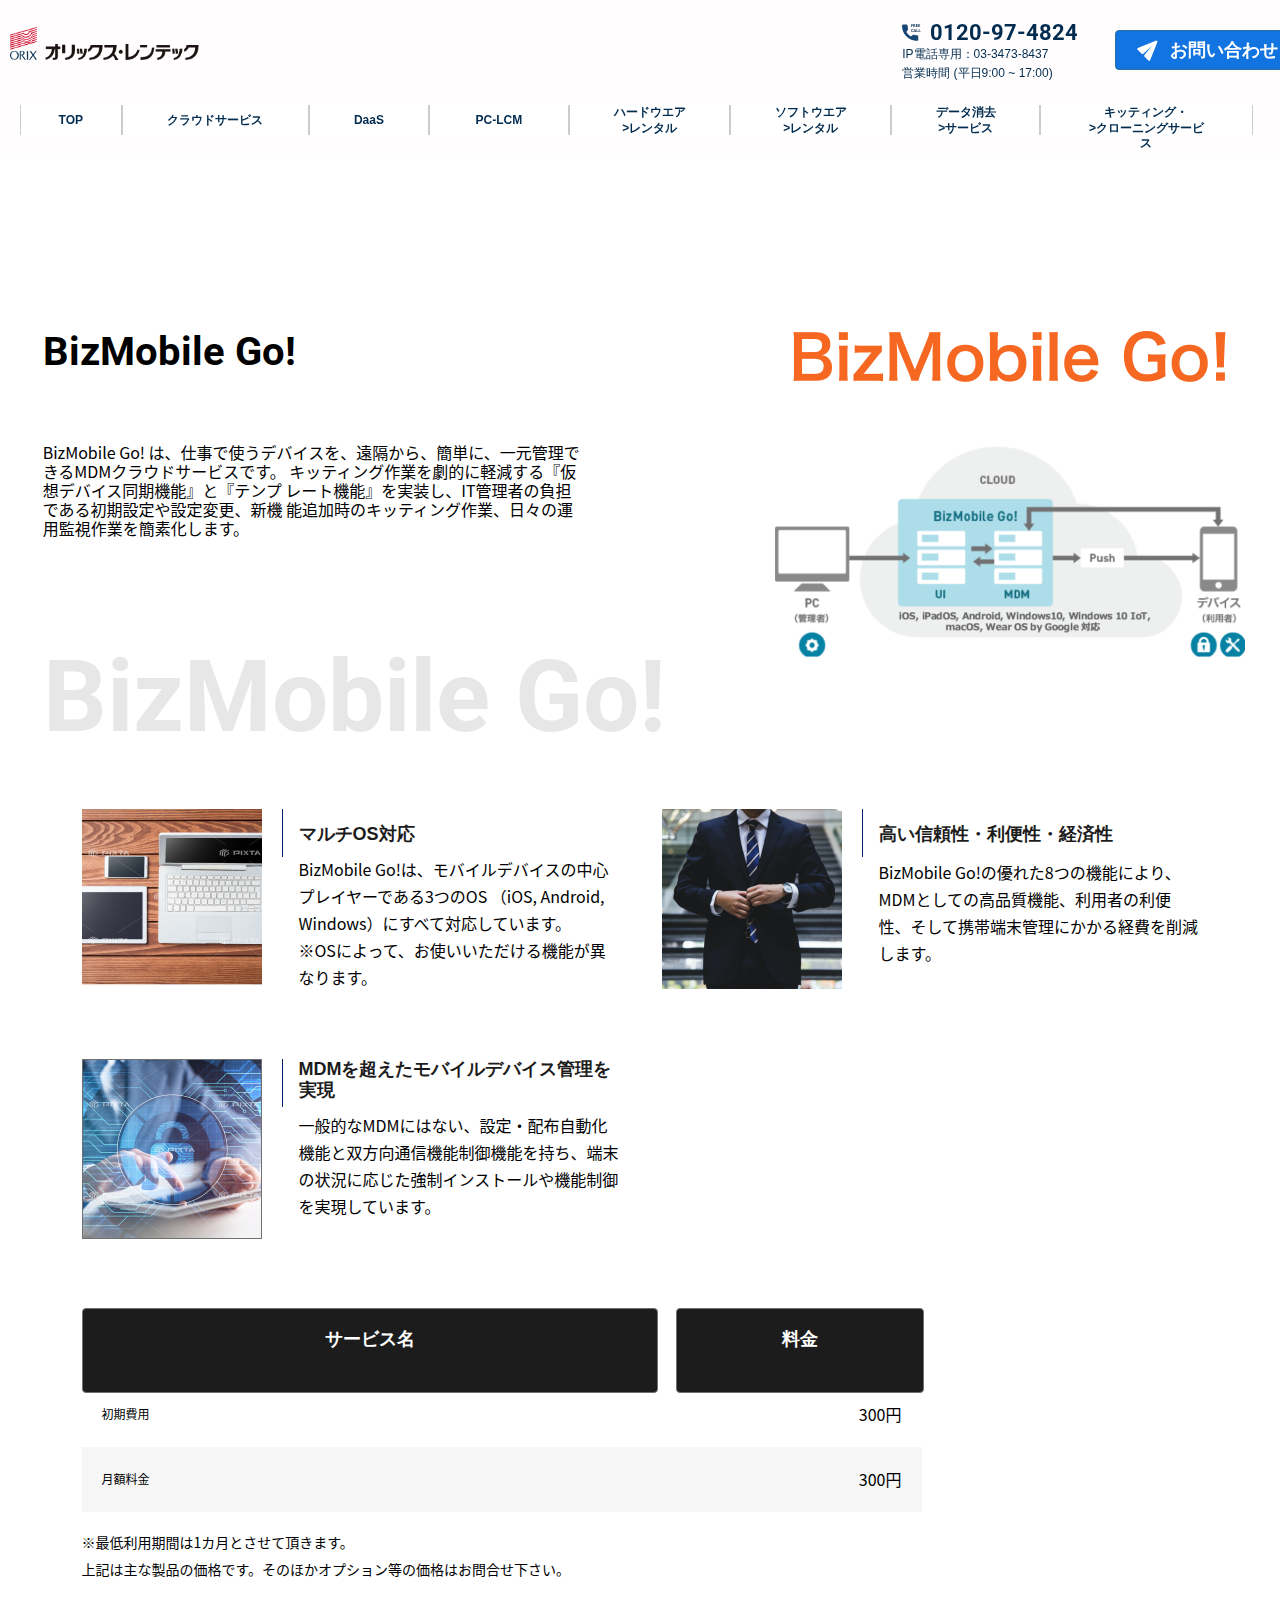
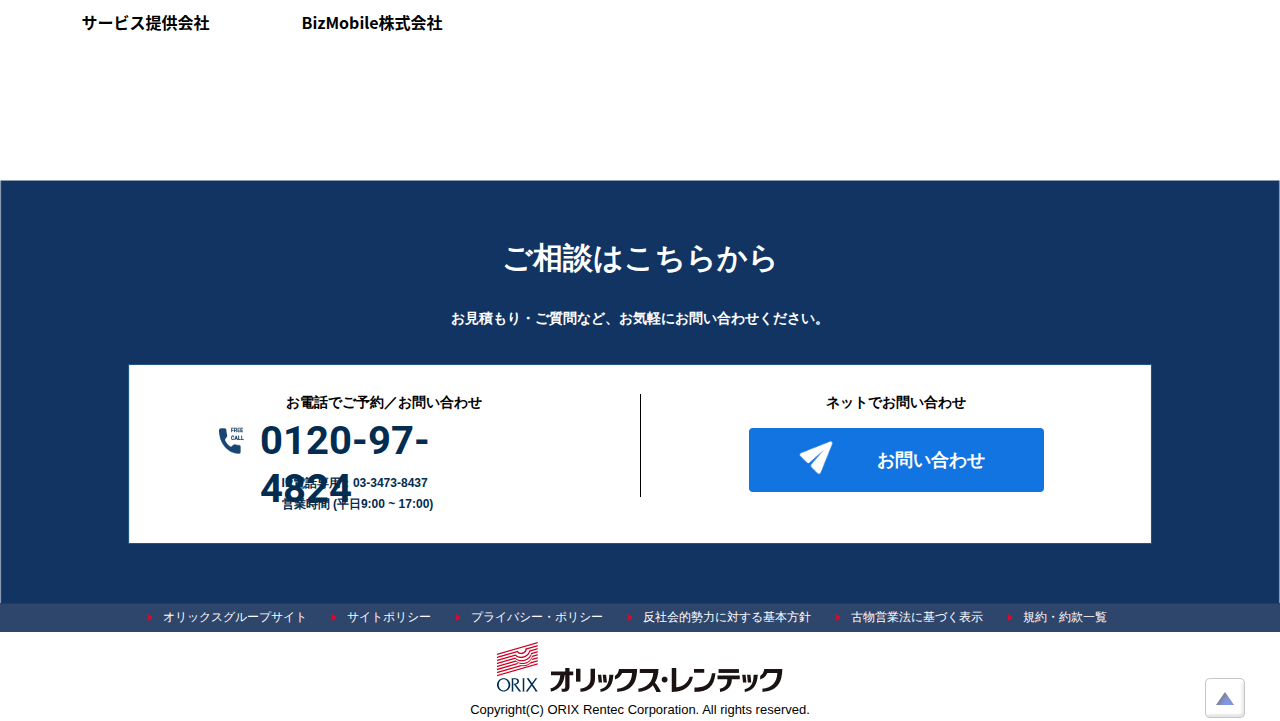
<file: BizMobile_Go!/index.html>
<!DOCTYPE HTML PUBLIC "-//W3C//DTD HTML 4.01 Transitional//EN" "http://www.w3.org/TR/html4/loose.dtd">
<html>
<head>
<meta http-equiv="Content-Type" content="text/html; charset=UTF-8">
<meta name="viewport" content="width=device-width, initial-scale=1.0">
<title>BizMobile Go!</title>
<link href="../Untitled1.css" rel="stylesheet" type="text/css">
<link href="../font-awesome.min.css" rel="stylesheet" type="text/css">
<link href="BizMobile_Go!.css" rel="stylesheet" type="text/css">
<link href='http://fonts.googleapis.com/css?family=Roboto' rel='stylesheet' type='text/css'>
</head>
<body>
<div id="wb_Text6" style="position:absolute;left:3.333%;top:328px;width:389px;height:60px;z-index:9;text-align:left;">
<span>BizMobile Go!</span></div>
<div id="wb_Text7" style="position:absolute;z-index:10;text-align:left;">
<span>BizMobile Go! は、仕事で使うデバイスを、遠隔から、簡単に、一元管理で きるMDMクラウドサービスです。 キッティング作業を劇的に軽減する『仮想デバイス同期機能』と『テンプ レート機能』を実装し、IT管理者の負担である初期設定や設定変更、新機 能追加時のキッティング作業、日々の運用監視作業を簡素化します。</span></div>


<div id="cont1" style="">
   <div id="cc1" style="position:absolute;z-index:11;">

      <div id="wb_Image4" style="position:absolute;left:0;top:0;width:180px;height:180px;z-index:11;">
         <img src="../images/bg-2@2x.png" id="Image4" alt="Mobirise"></div>

      <div id="wb_Heading3" style="position:absolute;left:217px;z-index:39;">
         <h3 id="Heading3">マルチOS対応</h3></div>

      <hr id="Line2" style="position:absolute;left:200px;top:0;width:1px;height:48px;z-index:40;">

      <div id="wb_Text9" style="position:absolute;left:217px;top:47px;z-index:12;text-align:left;">
         <span>
            BizMobile Go!は、モバイルデバイスの中心プレイヤーである3つのOS （iOS, Android, Windows）にすべて対応しています。 
            <br>
            ※OSによって、お使いいただける機能が異なります。
         </span></div>
   </div>
   <div id="cc2" style="position:absolute;z-index:35;">

      <div id="wb_Image1" style="position:absolute;left:0;top:0;width:180px;height:180px;z-index:35;">
         <img src="../images/bg-1@2x.png" id="Image1" alt="Mobirise"></div>

      <div id="wb_Heading2" style="position:absolute;left:217px;z-index:37;">
         <h3 id="Heading2">高い信頼性・利便性・経済性</h3></div>

      <hr id="Line1" style="position:absolute;left:200px;top:0;width:1px;height:48px;z-index:38;">
      <div id="wb_Text18" style="position:absolute;left:217px;top:50px;z-index:36;text-align:left;">
         <span>
            BizMobile Go!の優れた8つの機能により、 MDMとしての高品質機能、利用者の利便 性、そして携帯端末管理にかかる経費を削減 します。
         </span></div>
   </div>
      
   <div id="cc3" style="position:absolute;z-index:31;">

      <div id="wb_Image3" style="position:absolute;left:0;top:0;width:180px;height:180px;z-index:31;">
         <img src="../images/bg@2x.png" id="Image3" alt="Mobirise"></div>
      
      <div id="wb_Heading4" style="position:absolute;left:217px;z-index:33;">
         <h3 id="Heading4">MDMを超えたモバイルデバイス管理を<br>実現</h3>
         <h3 id="Heading44">MDMを超えたモバイルデバイス管理を 実現</h3>
      </div>

      <hr id="Line4" style="position:absolute;left:200px;top:0;width:1px;height:48px;z-index:34;">
      
      <div id="wb_Text17" style="position:absolute;left:217px;z-index:32;text-align:left;">
         <span>一般的なMDMにはない、設定・配布自動化機能と双方向通信機能制御機能を持ち、端末の状況に応じた強制インストールや機能制御を実現しています。</span></div>
   </div>

   <table class="c" style="position: absolute; left:0;">
      <tr>
         <th width="580px">
            <div style="
               background-color: #1C1C1C;
               height: 100%;
               text-align: center;
               width: 96.66667%;
               border: 1px solid #707070;
               border-radius: 4px;
               padding-top: 20px;
               ">サービス名</div>
            </th>
            <th width="240px">
               <div style="
                  background-color: #1C1C1C;
                  height: 100%;
                  text-align: center;
                  width: 100%;
                  border: 1px solid #707070;
                  border-radius: 4px;
                  padding-top: 20px;
                  ">料金</div>
            </th>
      </tr>
      <tr>
         <td style="text-align: left;">初期費用</td>
         <td style="text-align: right;">300円</td>
      </tr>
      <tr style="background-color: #F6F6F6;">
      <td style="text-align: left;">月額料金</td>
      <td style="text-align: right;">300円</td>
      </tr>
      
   </table>
   <div id="wb_Text23" style="position:absolute;z-index:13;text-align:left;">
      <span>
         ※最低利用期間は1カ月とさせて頂きます。 
         <br>
         上記は主な製品の価格です。そのほかオプション等の価格はお問合せ下さい。
      </span></div>
                  
   <div id="cont2" style="position:absolute;">
      <div id="wb_Text20" style="position:absolute;z-index:18;text-align:left;">
         <span >サービス提供会社</span></div>
         <div id="wb_Text30" style="position:absolute;z-index:19;text-align:left;">
         <span >BizMobile株式会社</span></div>
         
   
   </div>
</div>

<div id="wb_Heading1" style="position:absolute;height:111px;z-index:16;">
<h1 id="Heading1">BizMobile Go!</h1></div>

<div id="wb_Image2" style="position:absolute;left:calc(100% - 540px);top:212px;width:540px;height:540px;z-index:17;">
<img src="../images/img_BizMobile Go!@2x.png" id="Image2" alt=""></div>

<div id="wb_Image22" style="position:absolute;left:0;top:306px;width:100%;height:auto;z-index:17;">
   <img src="../images/img_BizMobile Go!.png" id="Image22" alt=""></div>
   


<div id="wb_CssMenu2" style="">
<ul>
<li class="firstmain"><a href="#" target="_self" title="&#12458;&#12522;&#12483;&#12463;&#12473;&#12464;&#12523;&#12540;&#12503;&#12469;&#12452;&#12488;">&#12458;&#12522;&#12483;&#12463;&#12473;&#12464;&#12523;&#12540;&#12503;&#12469;&#12452;&#12488;</a>
</li>
<li><a href="#" target="_self" title="&#12469;&#12452;&#12488;&#12509;&#12522;&#12471;&#12540;">&#12469;&#12452;&#12488;&#12509;&#12522;&#12471;&#12540;</a>
</li>
<li><a href="#" target="_self" title="&#12503;&#12521;&#12452;&#12496;&#12471;&#12540;&#12539;&#12509;&#12522;&#12471;&#12540;">&#12503;&#12521;&#12452;&#12496;&#12471;&#12540;&#12539;&#12509;&#12522;&#12471;&#12540;</a>
</li>
<li><a href="#" target="_self" title="&#21453;&#31038;&#20250;&#30340;&#21218;&#21147;&#12395;&#23550;&#12377;&#12427;&#22522;&#26412;&#26041;&#37341;">&#21453;&#31038;&#20250;&#30340;&#21218;&#21147;&#12395;&#23550;&#12377;&#12427;&#22522;&#26412;&#26041;&#37341;</a>
</li>
<li><a href="#" target="_self" title="&#21476;&#29289;&#21942;&#26989;&#27861;&#12395;&#22522;&#12389;&#12367;&#34920;&#31034;">&#21476;&#29289;&#21942;&#26989;&#27861;&#12395;&#22522;&#12389;&#12367;&#34920;&#31034;</a>
</li>
<li><a href="#" target="_self" title="&#35215;&#32004;&#12539;&#32004;&#27454;&#19968;&#35239;">&#35215;&#32004;&#12539;&#32004;&#27454;&#19968;&#35239;</a>
</li>
</ul>
</div>
<div id="wb_Text4" style="position:absolute;left:0;top:2302px;width:100%;height:16px;text-align:center;z-index:42;">
<span style="color:#000000;font-family:Arial;font-size:13px;">Copyright(C) ORIX Rentec Corporation. All rights reserved.</span></div>
<div id="wb_Image49" style="position:absolute;z-index:43;">
<a href="https://www.orixrentec.jp/index.html">
   <img src="../images/logo.png" id="Image49" alt="">
</a>
</div>
<div id="wb_Image12" style="position:absolute;left:94.1667%;top:2278px;width:40px;height:40px;filter:alpha(opacity=50);opacity:0.50;z-index:41;">
   <a href="#" target="_self">
      <img src="../images/arrow_page_top.png" id="Image12" alt=""></a></div>


<div id="wb_Shape4" style="position:absolute;z-index:102;">

   <img src="../images/img0034.png" id="Shape4" alt="" style="width:100%;height:100%;">
   
      <div id="wb_Heading6" style="position:absolute;top:60px;width:100%;height:30px;text-align:center;z-index:112;">
      <h3 id="Heading6">ご相談はこちらから</h3></div>
      <div id="wb_Heading7" style="position:absolute;top:130px;width:100%;height:16px;text-align:center;z-index:113;">
      <h3 id="Heading7">お見積もり・ご質問など、お気軽にお問い合わせください。</h3></div>
   
      <div id="wb_Shape6" style="position:absolute;z-index:103;">
      <img src="../images/img0146.png" id="Shape6" alt="" style="width:100%;height:100%;">

      <hr id="Line7" style="position:absolute;z-index:114;">
      
      <div id="left-side"  style="position:absolute;z-index:104;text-align:center;">
         <div id="wb_Image47" style="position:absolute;z-index:110;">
            <img src="../images/ic_phone@2x.png" id="Image47" alt="">
         </div>

         <div id="wb_Text38" style="position:absolute;z-index:104;text-align:center;">
            <span >お電話でご予約／お問い合わせ</span>
         </div>
         <div id="wb_Text39" style="position:absolute;z-index:105;text-align:left;">
            <span >0120-97-4824</span>
         </div>
         <div id="wb_Text40" style="position:absolute;z-index:106;text-align:left;">
            <span>IP電話専用：03-3473-8437</span>
         </div>
         <div id="wb_Text41" style="position:absolute;z-index:107;text-align:left;">
            <span>営業時間 (平日9:00 ~ 17:00)</span>
         </div>
      </div>
      
      <div id="right-side" style="position:absolute;text-align:center;z-index:108;">
         <div id="wb_Text42" style="position:absolute;text-align:center;z-index:108;">
            <span >ネットでお問い合わせ</span></div>
            
         
            <div id="wb_Image48" style="">
               <a href="https://www.orixrentec.jp/index.html">
               <img src="../images/ic_message@2x.png" id="Image48" alt="">
               </a>
               <input type="button" id="Button21" onclick="window.location.href='https://www.orixrentec.jp/index.html';return false;" name="お問い合わせ" value="お問い合わせ" style="">
           </div>
      </div>
   </div>
</div>

<div id="PageHeader1" style="position:fixed;text-align:center;left:0;top:0;right:0;z-index:7777;">
    <div id="PageHeader1_Container" style="height:100%;width:100%;position:relative;margin-left:auto;margin-right:auto;text-align:left;">
      <div class="header">
         <div class="header__content">
            <div class="header__left-col">
               
               <p class="header__logo">
                  <a href="https://www.orixrentec.jp/index.html">
                     <img src="../images/logo.png"  alt="" width="189">
                  </a>
               </p>
                  
            </div>
            <div class="header__right-col">
               
               <div id="wb_Text1" style="">
                  <span>IP電話専用：03-3473-8437</span>
               </div>
               <div id="wb_Text2" style="">
                  <span>営業時間 (平日9:00 ~ 17:00)</span>
               </div>
               
               
               <div id="wb_Image45" style="position:absolute;left:67.334%;top:20px;width:179px;height: 22px;z-index:4;">
                  <img src="../images/ic_phone.png" id="Image45" alt="">
                  <div id="wb_Text5" style="">
                     <span style="">0120-97-4824</span>
                  </div>
               </div>
               
               <div id="wb_Image46" style="">
                  <a href="https://www.orixrentec.jp/index.html">
                     <img src="../images/ic_message.png" id="Image46" alt="">
                  </a>
                  <input type="button" id="Button1" onclick="window.location.href='https://www.orixrentec.jp/index.html';return false;" name="お問い合わせ" value="お問い合わせ" style="">
               </div>
            </div>
               
         </div>
            
      </div>
    <div id="wb_CssMenu1" style="z-index:7;">
      <ul>
         <li class="firstmain"  id="l1" ><a href="../index.html" target="_self" style=" width: 100%;">TOP</a>
         </li>
         <li  id="l2" ><a href="../wire_cloudservice/index.html" target="_self" title="クラウドサービス" style=" width: 100%;">クラウドサービス</a>
         </li>
         <li  id="l3" ><a href="../DaaS/index.html" target="_self" style=" width:100%;">DaaS</a>
         </li>
         <li  id="l4" ><a href="../PC-LCM/index.html" target="_self" style=" width: 100%;">PC-LCM</a>
         </li>
         <li  id="l5" ><a href="../hardware_rental/index.html" target="_self" title="ハードウエア レンタル" style=" width: 100%;"><div id="l55">ハードウエア<br>>レンタル</div></a>
         </li>
         <li  id="l6" ><a href="../softwarerental/index.html" target="_self" title="ソフトウエア レンタル" style=" width: 100%;"><div id="l66">ソフトウエア<br>>レンタル</div></a>
         </li>
         <li  id="l7" ><a href="../Data_Erasure_Solution_Service/index.html" target="_self" title="データ消去 サービス" style=" width:100%;"><div id="l77">データ消去<br>>サービス</div></a>
         </li>
         <li  id="l8" ><a href="../Kittingandcloningservices/index.html" target="_self" title="キッティング・ クローニングサービス" style=" width: 100%;"><div id="l88">キッティング・<br>>クローニングサービス</div></a>
         </li>
      </ul>
    </div>

    <div class="header__mob">
      <div class="header__content">
         <div class="header__left-col">
            <p class="header__logo">
               <a href="https://www.orixrentec.jp/index.html">
                  <img src="../images/logo.png"  alt="" width="88%">
               </a>
            </p>
         </div>
         <div class="header__right-col">
            <div id="wb_Image50" onclick="myFunction()">
               <i class="fa fa-bars" aria-hidden="true"></i></div>
             <div id="wb_Image51" >
               <i class="fa fa-envelope" aria-hidden="true"></i></div>         
         </div>
      </div>
    </div>

   <div id="wb_CssMenu3" class="hide" style="z-index:7;">
      <ul>
         <li class="firstmain" id="l31" ><a href="../index.html" target="_self" style=" width: -webkit-fill-available;">TOP</a>
         </li>
         <li id="l32" ><a href="../wire_cloudservice/index.html" target="_self" title="クラウドサービス" style=" width: -webkit-fill-available;">クラウドサービス</a>
         </li>
         <li id="l33" ><a href="../DaaS/index.html" target="_self" style=" width:-webkit-fill-available;">DaaS</a>
         </li>
         <li id="l34" ><a href="../PC-LCM/index.html" target="_self" style=" width: -webkit-fill-available;">PC-LCM</a>
         </li>
         <li id="l35" ><a href="../hardware_rental/index.html" target="_self" title="ハードウエア レンタル" style=" width: -webkit-fill-available;"><span>ハードウエア レンタル</span></a>
         </li>
         <li id="l36" ><a href="../softwarerental/index.html" target="_self" title="ソフトウエア レンタル" style=" width: -webkit-fill-available;"><span>ソフトウエア レンタル</span></a>
         </li>
         <li id="l37" ><a href="../Data_Erasure_Solution_Service/index.html" target="_self" title="データ消去 サービス" style=" width:-webkit-fill-available;"><span>データ消去 サービス</span></a>
         </li>
         <li id="l38" ><a href="../Kittingandcloningservices/index.html" target="_self" title="キッティング・ クローニングサービス" style=" width: -webkit-fill-available;"><span>キッティング・ クローニングサービス</span></a>
         </li>
      </ul>
    </div>
    </div>
    </div>

    <script>
      function myFunction() {
        var x = document.getElementById("wb_CssMenu3");
        console.log(x)
        if (x.className.indexOf("show") == -1) { 
          x.className = "show";
        } else {
         x.className = "hide";
        }
      }
   </script>
</body>
</html>
</file>
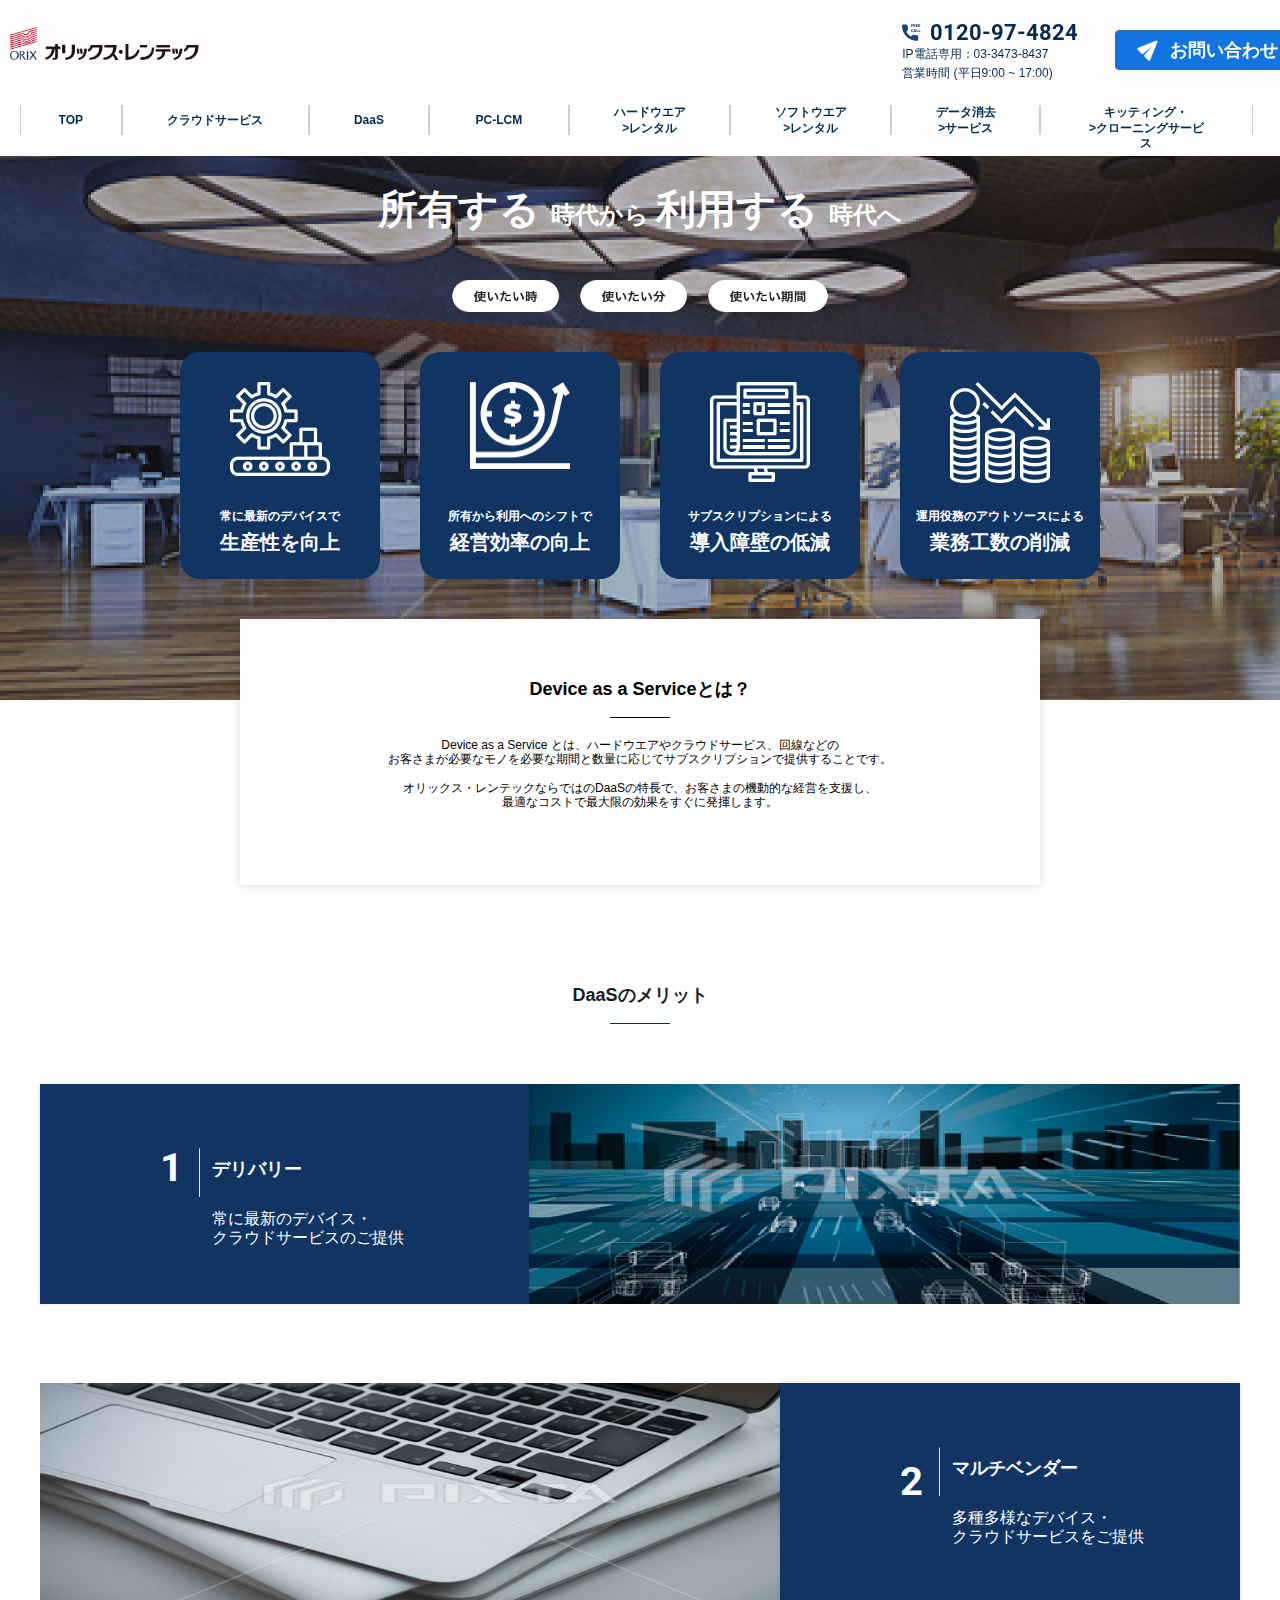
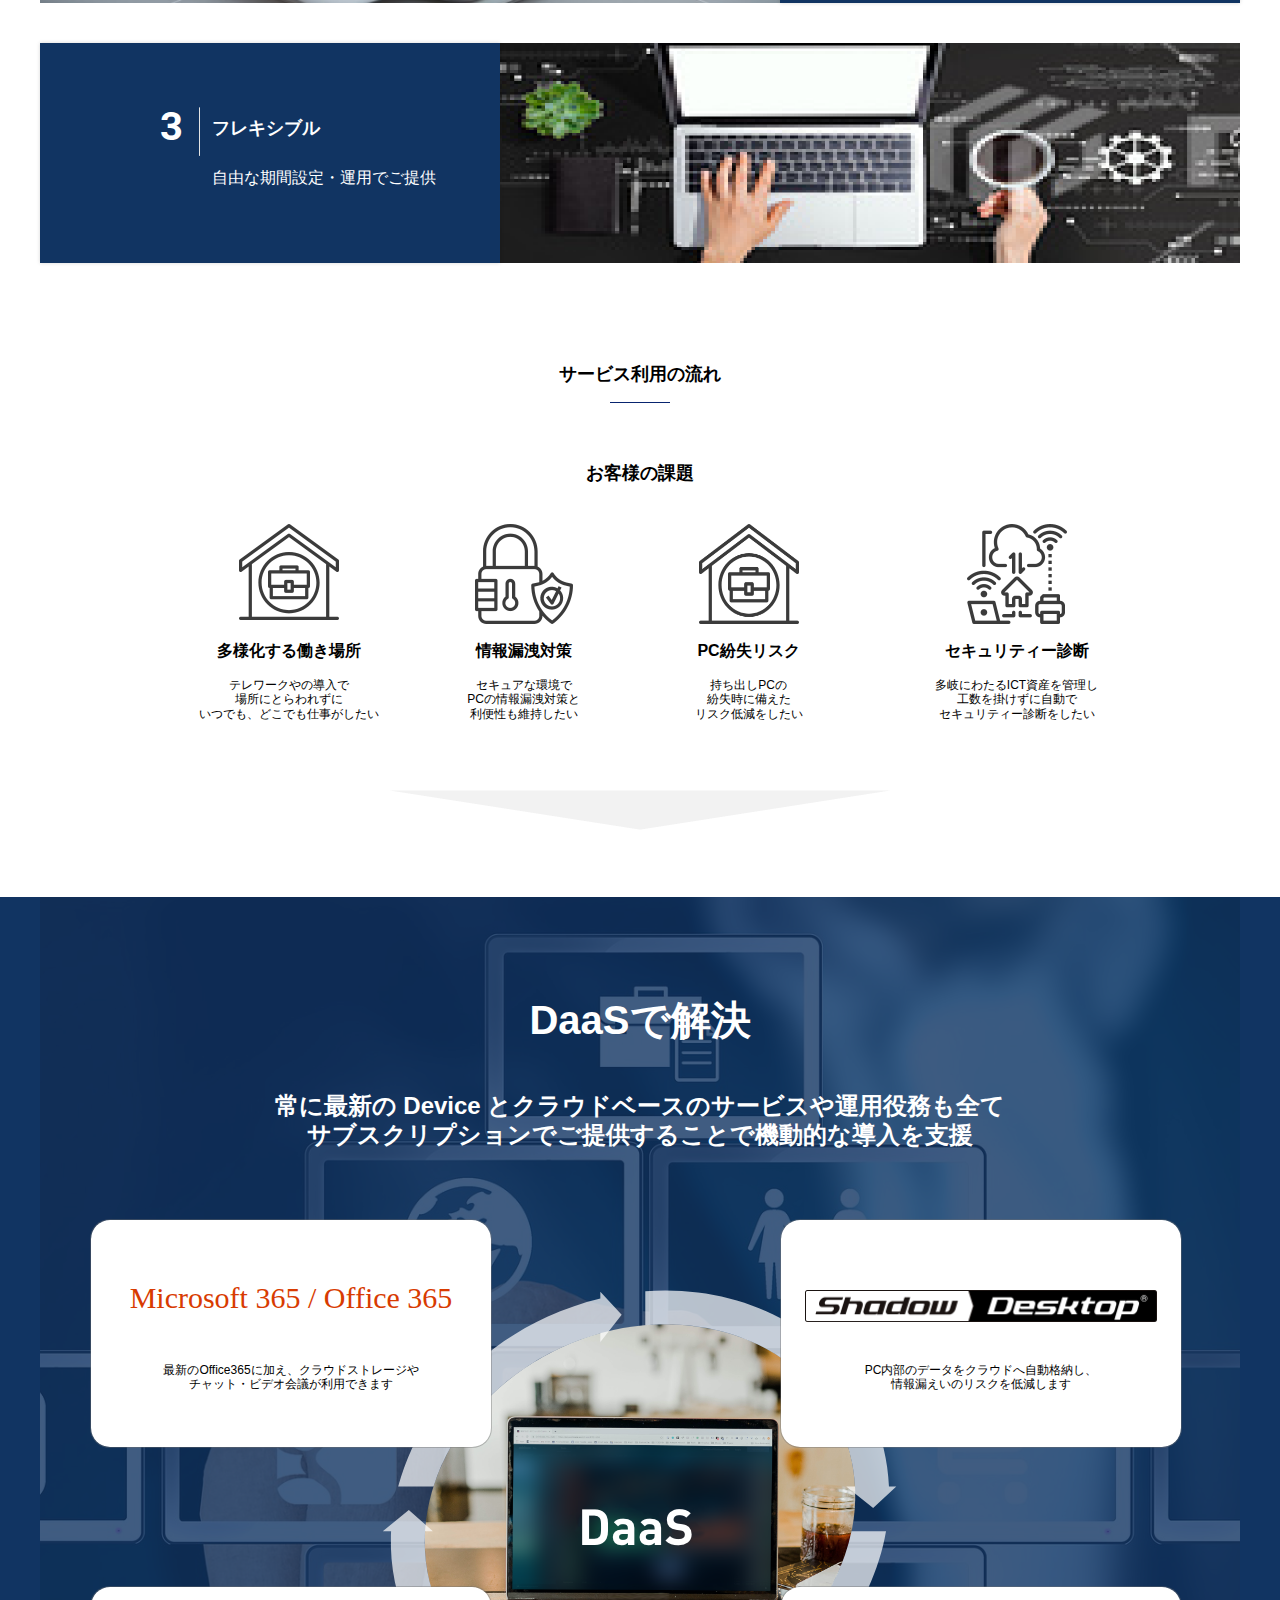
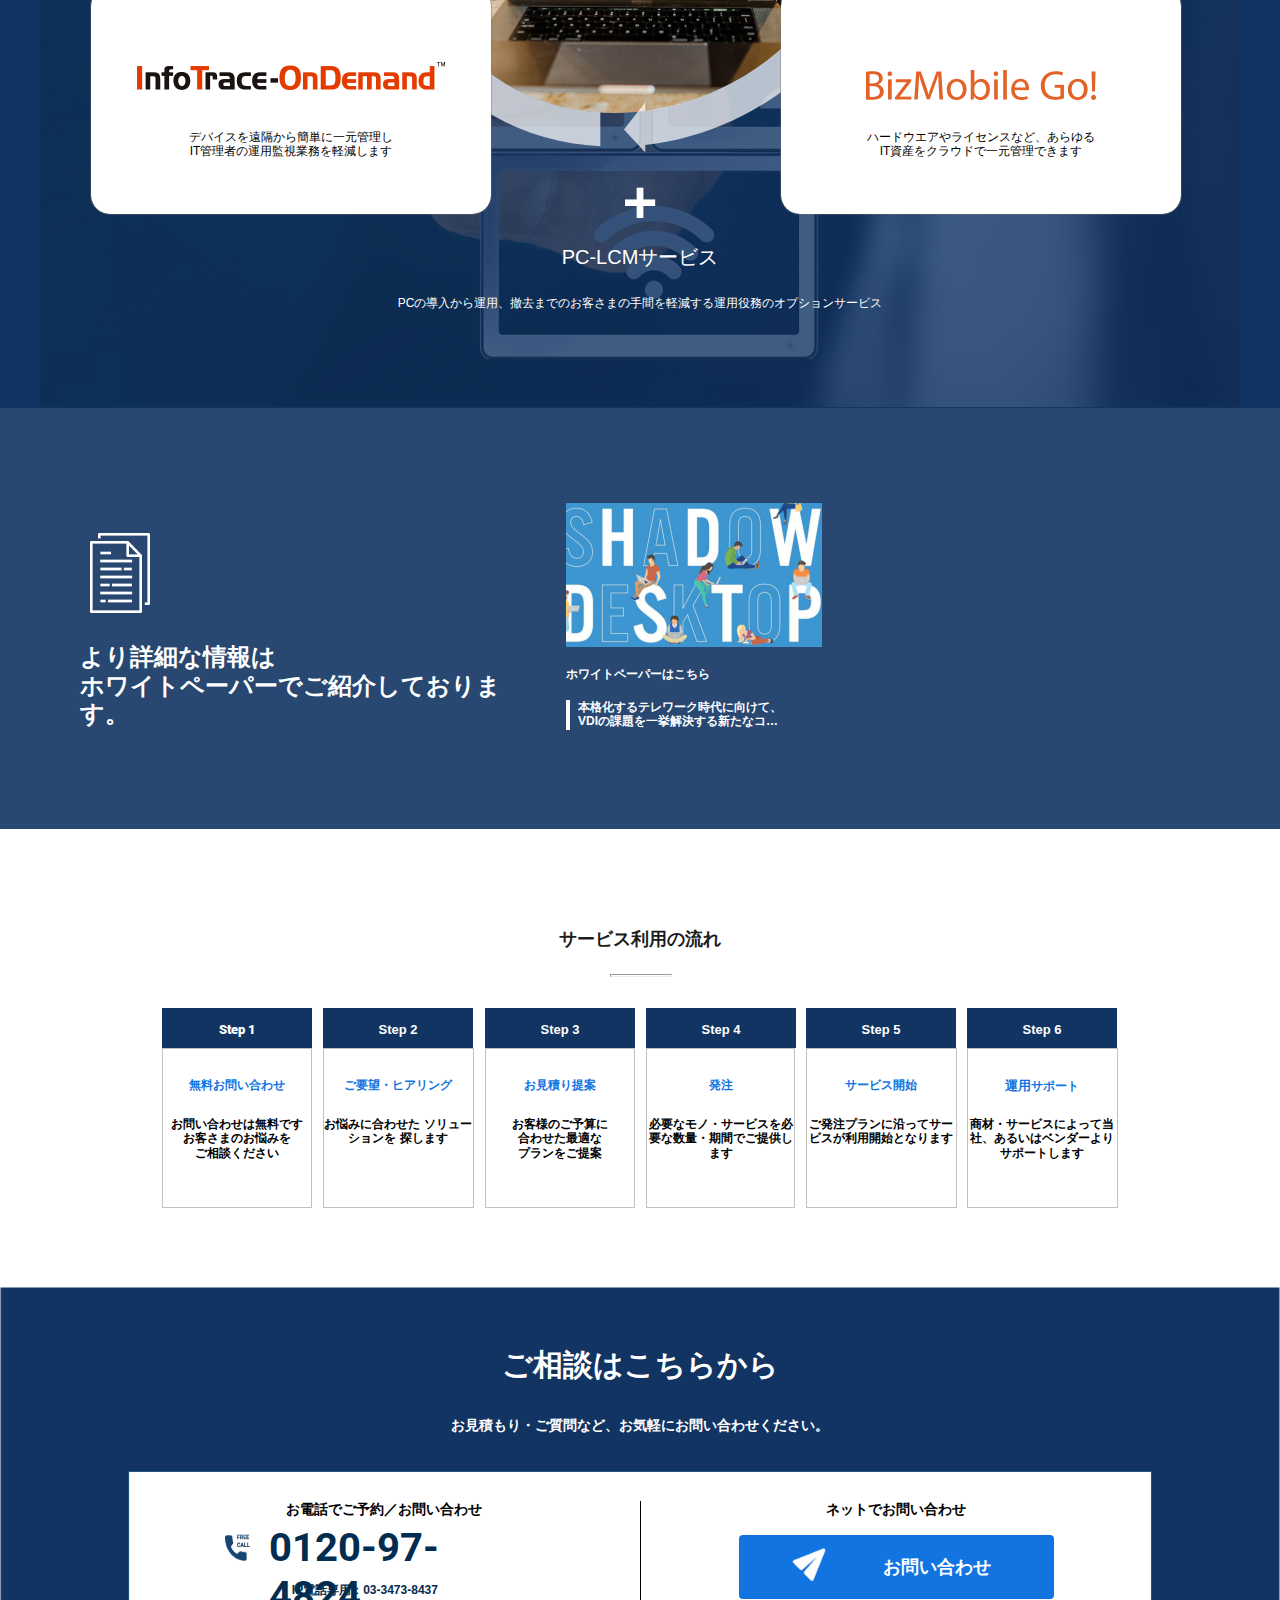
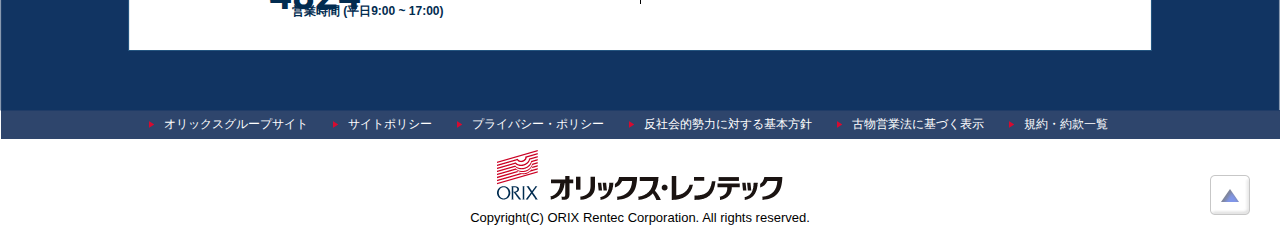
<file: DaaS/index.html>
<!DOCTYPE HTML PUBLIC "-//W3C//DTD HTML 4.01 Transitional//EN" "http://www.w3.org/TR/html4/loose.dtd">
<html>
<head>
<meta http-equiv="Content-Language" content="ja">
<meta http-equiv="Content-Type" content="text/html; charset=UTF-8">
<meta name="viewport" content="width=device-width, initial-scale=1.0">
<title>DaaS</title>
<link href="../Untitled1.css" rel="stylesheet" type="text/css">
<link href="../font-awesome.min.css" rel="stylesheet" type="text/css">
<link href="DaaS.css" rel="stylesheet" type="text/css">
<link href='http://fonts.googleapis.com/css?family=Roboto' rel='stylesheet' type='text/css'>
</head>
<body>
   
<div id="wb_Shape21" style="background: #113462 0% 0% no-repeat padding-box;
position:absolute;left:0px;top:2497px;width:100%;height:1111px;z-index:8;">
   <div style="position: absolute; width: 1200px;height: 100%; left: calc(50% - 600px); background-image: url(../images/116437929_1854706671338825_8570490453111383967_n.png);">
      
      <div id="wb_Text25" style="position:absolute;left:0;top:100px;width:100%;height:40px;text-align:center;z-index:103;">
         <span>DaaSで解決</span></div>

      <div id="wb_Text26" style="position:absolute;left:0;top:195px;width:100%;height:67px;text-align:center;z-index:104;">
         <span >
            常に最新の Device とクラウドベースのサービスや運用役務も全て
            <br>
            サブスクリプションでご提供することで機動的な導入を支援
         </span></div>

         <div id="wb_Shape22" style="background: #FFFFFF 0% 0% no-repeat padding-box;
         border: 1px solid #70707066;
         border-radius: 20px;position:absolute;left:740px;top:322px;width:400px;height:227px;z-index:105;">
            <div id="wb_Image15" style="position:absolute;left:24px;top:70px;width:352px;height:32px;z-index:120;">
               <img src="../images/logo_@2x.png" id="Image15" alt=""></div>
               
            <div id="wb_Text40" style="position:absolute;left:0;top:143px;width:100%;height:40px;text-align:center;z-index:121;">
               <span>
                  PC内部のデータをクラウドへ自動格納し、
                  <br>
                  情報漏えいのリスクを低減します
               </span></div>
            
         </div>

         <div id="wb_Shape23" style="background: #FFFFFF 0% 0% no-repeat padding-box;border: 1px solid #70707066;border-radius: 20px;position:absolute;left:50px;top:322px;width:400px;height:227px;z-index:117;">
            <div id="wb_Text41" style="position:absolute;left:0;top:60px;width:100%;height:40px;z-index:122;text-align:center;">
            <span>Microsoft 365 / Office 365</span></div>
            
            <div id="wb_Text42" style="position:absolute;left:0;top:143px;width:100%;height:55px;text-align:center;z-index:123;">
            <span>
               最新のOffice365に加え、クラウドストレージや 
               <br>
               チャット・ビデオ会議が利用できます
            </span></div>
         </div>

         <div id="wb_Shape24" style="background: #FFFFFF 0% 0% no-repeat padding-box;border: 1px solid #70707066;border-radius: 20px;position:absolute;left:740px;top:689px;width:400px;height:227px;z-index:118;">
            <div id="wb_Image16" style="position:absolute;left:85px;top:83px;width:230px;height:30px;z-index:127;">
               <img src="../images/logo@2x(1).png" id="Image16" alt=""></div>
         
            
            <div id="wb_Text44" style="position:absolute;left:0;top:143px;width:100%;height:55px;text-align:center;z-index:126;">
               <span>
                  ハードウエアやライセンスなど、あらゆる
                  <br>
                  IT資産をクラウドで一元管理できます
               </span></div>
         </div>
         
         <div id="wb_Shape25" style="background: #FFFFFF 0% 0% no-repeat padding-box;border: 1px solid #70707066;border-radius: 20px;position:absolute;left:50px;top:689px;width:400px;height:227px;z-index:119;">
            <div id="wb_Image17" style="position:absolute;left:46px;top:75px;width:308px;height:28px;z-index:125;">
               <img src="../images/logo-1@2x.png" id="Image17" alt=""></div>
         
            <div id="wb_Text43" style="position:absolute;left:0;top:143px;width:100%;height:54px;text-align:center;z-index:124;">
               <span>
                  デバイスを遠隔から簡単に一元管理し
                  <br>
                  IT管理者の運用監視業務を軽減します
               </span></div>   
         </div>
         
         <div id="wb_Text47" style="position:absolute;left:0;top:949px;width:100%;height:27px;text-align:center;z-index:129;">
            <span >PC-LCMサービス</span></div>

         <div id="wb_Text48" style="position:absolute;left:0;top:999px;width:100%;height:16px;text-align:center;z-index:130;">
            <span >PCの導入から運用、撤去までのお客さまの手間を軽減する運用役務のオプションサービス</span></div>
            
         <div id="wb_Text49" style="position:absolute;left:0;top:885px;width:100%;height:44px;text-align:center;z-index:131;">
            <span>+</span></div>
   </div>
   
</div>
<div id="wb_Heading3" style="position:absolute;left:550px;top:593px;width:250px;height:35px;text-align:center;z-index:10;">
<h2 id="Heading3">こんなお悩みありませんか？</h2></div>
<hr id="Line1" style="position:absolute;left:632px;top:649px;width:87px;height:3px;z-index:11;">
<div id="wb_CssMenu2" style="">
<ul>
<li class="firstmain"><a href="#" target="_self" title="&#12458;&#12522;&#12483;&#12463;&#12473;&#12464;&#12523;&#12540;&#12503;&#12469;&#12452;&#12488;">&#12458;&#12522;&#12483;&#12463;&#12473;&#12464;&#12523;&#12540;&#12503;&#12469;&#12452;&#12488;</a>
</li>
<li><a href="#" target="_self" title="&#12469;&#12452;&#12488;&#12509;&#12522;&#12471;&#12540;">&#12469;&#12452;&#12488;&#12509;&#12522;&#12471;&#12540;</a>
</li>
<li><a href="#" target="_self" title="&#12503;&#12521;&#12452;&#12496;&#12471;&#12540;&#12539;&#12509;&#12522;&#12471;&#12540;">&#12503;&#12521;&#12452;&#12496;&#12471;&#12540;&#12539;&#12509;&#12522;&#12471;&#12540;</a>
</li>
<li><a href="#" target="_self" title="&#21453;&#31038;&#20250;&#30340;&#21218;&#21147;&#12395;&#23550;&#12377;&#12427;&#22522;&#26412;&#26041;&#37341;">&#21453;&#31038;&#20250;&#30340;&#21218;&#21147;&#12395;&#23550;&#12377;&#12427;&#22522;&#26412;&#26041;&#37341;</a>
</li>
<li><a href="#" target="_self" title="&#21476;&#29289;&#21942;&#26989;&#27861;&#12395;&#22522;&#12389;&#12367;&#34920;&#31034;">&#21476;&#29289;&#21942;&#26989;&#27861;&#12395;&#22522;&#12389;&#12367;&#34920;&#31034;</a>
</li>
<li><a href="#" target="_self" title="&#35215;&#32004;&#12539;&#32004;&#27454;&#19968;&#35239;">&#35215;&#32004;&#12539;&#32004;&#27454;&#19968;&#35239;</a>
</li>
</ul>
</div>
<div id="wb_Text1" style="position:absolute;left:0;top:5010px;width:100%;height:16px;text-align:center;z-index:13;">
<span style="color:#000000;font-family:Arial;font-size:13px;">Copyright(C) ORIX Rentec Corporation. All rights reserved.</span></div>
<div id="wb_Image49" style="position: absolute;
left: calc(50% - 143px);top:4950px;width:286px;height:50px;z-index:100;">
<a href="https://www.orixrentec.jp/index.html">
   <img src="../images/logo.png" id="Image49" alt="">
</a>
</div>
<div id="wb_Image12" style="position:absolute;left:calc(100% - 70px);top:4975px;width:40px;height:40px;filter:alpha(opacity=50);opacity:0.50;z-index:15;">
   <a href="#" target="_self">
      <img src="../images/arrow_page_top.png" id="Image12" alt=""></a></div>
<div id="wb_Image1" style="position:absolute;left:0px;top:140px;width:100%;height:560px;z-index:16;">
<img src="../images/bg_img@2x.png" id="Image1" alt=""></div>
<div id="wb_Text4" style="position:absolute;left:0;top:186px;width:100%;height:88px;z-index:17;text-align:center;">
<span style="font-size: 40px;">
   所有する
</span>
<span style="font-size: 24px;">
   時代から
</span>
<span style="font-size: 40px;">
   利用する
</span>
<span style="font-size: 24px;">
   時代へ
</span>
</div>


<div id="wb_Shape27" style="position:absolute;left:calc(50% - 400px);top:619px;width:800px;height:266px;z-index:18;background: #FFFFFF 0% 0% no-repeat padding-box;box-shadow: 0px 0px 10px #00000029;
">
<div id="wb_Text45" style="position:absolute;left:0;top:60px;width:100%;height:19px;text-align:center;z-index:19;">
<span>Device as a Serviceとは？</span></div>

<hr id="Line24" style="position:absolute;left:calc(50% - 30px);top:98px;width:60px;height:1px;z-index:20;">

<div id="wb_Text46" style="position:absolute;left:0;top:119px;width:100%;height:117px;text-align:center;z-index:21;">
<span>
   Device as a Service とは、ハードウエアやクラウドサービス、回線などの
</span>
<br>
<span>
   お客さまが必要なモノを必要な期間と数量に応じてサブスクリプションで提供することです。
</span>
<br>
<br>
<span> 
   オリックス・レンテックならではのDaaSの特長で、お客さまの機動的な経営を支援し、
</span>
<br>
<span>
   最適なコストで最大限の効果をすぐに発揮します。
</span></div>
</div>

<div id="wb_Heading2" style="position:absolute;left:0;top:985px;width:100%;height:24px;text-align:center;z-index:22;">
<h2 id="Heading2">DaaSのメリット</h2></div>
<hr id="Line25" style="position:absolute;left:calc(50% - 30px);top:1023px;width:60px;height:1px;z-index:23;">
<div id="cont2" style="position: absolute; left:calc(50% - 600px);top:1084px; width: 1200px; height: 779px;">
<div id="cc1" style="position:absolute;left:0;top:0;width:100%;height:220px;z-index:24;">
   <div id="wb_Image5" style="position:absolute;left:400px;top:0;width:800px;height:220px;z-index:24;">
      <img src="../images/bg-3@2x(8).png" id="Image5" alt=""></div>

      <div id="wb_Shape2" style="background: #113462 0% 0% no-repeat padding-box;box-shadow: 0px 0px 4px #00000029;position:absolute;left:0px;top:0;width:489px;height:220px;z-index:27;">
         
            <div id="wb_Line2" style="position:absolute;left:155px;top:60px;width:1px;height:48px;z-index:28;">
               <img src="../images/img0201.png" id="Line2" alt=""></div>
               <div id="wb_Text10" style="position:absolute;left:172px;top:75px;width:130px;height:23px;z-index:29;text-align:left;">
               <span>デリバリー</span></div>
               <div id="wb_Text11" style="position:absolute;left:120px;top:60px;width:18px;height:42px;text-align:center;z-index:30;">
               <span>1</span></div>
               <div id="wb_Text12" style="position:absolute;left:172px;top:125px;width:208px;height:46px;z-index:31;text-align:left;">
               <span>常に最新のデバイス・ <br>クラウドサービスのご提供</span></div>
            </div>
</div>
<div id="cc2"  style="position:absolute;left:0px;top:299px;width:100%;height:220px;z-index:25;">
   <div id="wb_Image6" style="position:absolute;left:0px;top:0;width:800px;height:220px;z-index:25;">
      <img src="../images/43820249.jpg" id="Image6" alt=""></div>

   <div id="wb_Shape7" style="background: #113462 0% 0% no-repeat padding-box;
   box-shadow: 0px 0px 4px #00000029;position:absolute;left:740px;top:0;width:460px;height:220px;z-index:49;">
      
      <div id="wb_Line5" style="position:absolute;left:155px;top:60px;width:1px;height:48px;z-index:50;">
      <img src="../images/img0107.png" id="Line5" alt=""></div>
      <div id="wb_Text16" style="position:absolute;left:172px;top:75px;width:130px;height:23px;z-index:51;text-align:left;">
      <span >マルチベンダー</span></div>
      <div id="wb_Text17" style="position:absolute;left:120px;top:75px;width:22px;height:42px;text-align:center;z-index:52;">
      <span>2</span></div>
      <div id="wb_Text18" style="position:absolute;left:172px;top:125px;width:230px;height:46px;z-index:53;text-align:left;">
      <span>多種多様なデバイス・ <br>クラウドサービスをご提供</span></div>
      </div>

</div>

<div id="cc3" style="position:absolute;left:0;top:559px;width:100%;height:220px;z-index:26;">
   <div id="wb_Image7" style="position:absolute;left:400px;top:0;width:800px;height:220px;z-index:26;">
      <img src="../images/bg-1@2x(1).png" id="Image7" alt=""></div>
   
   <div id="wb_Shape20" style="background: #113462 0% 0% no-repeat padding-box;
   box-shadow: 0px 0px 4px #00000029;position:absolute;left:0px;top:0;width:460px;height:220px;z-index:54;">
         
         <div id="wb_Line4" style="position:absolute;left:155px;top:60px;width:1px;height:48px;z-index:55;">
         <img src="../images/img0113.png" id="Line4" alt=""></div>
         <div id="wb_Text13" style="position:absolute;left:172px;top:75px;width:130px;height:23px;z-index:56;text-align:left;">
         <span>フレキシブル</span></div>
         <div id="wb_Text14" style="position:absolute;left:120px;top:60px;width:22px;height:42px;text-align:center;z-index:57;">
         <span>3</span></div>
         <div id="wb_Text15" style="position:absolute;left:172px;top:125px;width:249px;height:23px;z-index:58;text-align:left;">
         <span>自由な期間設定・運用でご提供</span></div>
         </div>
</div>


      
</div>

<div id="cont1" style="position:absolute;left:calc(50% - 460px );top:352px;width:920px;height:227px;">

   <div id="wb_Shape1" style="background: #113462 0% 0% no-repeat padding-box;
   border-radius: 20px;position:absolute;left:0;top:0;width:200px;height:227px;z-index:32;">

      <div id="wb_Image2" style="position:absolute;left:50px;top:30px;width:100px;height:94px;z-index:36;">
         <img src="../images/1433114@2x.png" id="Image2" alt=""></div>

      <div id="wb_Text2" style="position:absolute;left:0;top:157px;width:100%;height:17px;text-align:center;z-index:40;">
         <span>常に最新のデバイスで</span></div>

         <div id="wb_Text37" style="position:absolute;left:0;top:179px;width:100%;height:23px;text-align:center;z-index:48;">
      <span>生産性を向上</span></div>
   </div>
      <div id="wb_Shape3" style="background: #113462 0% 0% no-repeat padding-box;
      border-radius: 20px;position:absolute;left:240px;top:0;width:200px;height:227px;z-index:33;">
      
      <div id="wb_Image3" style="position:absolute;left:50px;top:30px;width:100px;height:87px;z-index:37;">
      <img src="../images/909026@2x.png" id="Image3" alt=""></div>

      <div id="wb_Text3" style="position:absolute;left:0;top:157px;width:100%;height:17px;text-align:center;z-index:41;">
         <span>所有から利用へのシフトで</span></div>

      
         <div id="wb_Text35" style="position:absolute;left:0;top:179px;width:100%;height:23px;text-align:center;z-index:46;">
            <span>経営効率の向上</span></div>
   </div>
   <div id="wb_Shape4" style="background: #113462 0% 0% no-repeat padding-box;
   border-radius: 20px;position:absolute;left:480px;top:0;width:200px;height:227px;z-index:34;">
      <div id="wb_Image4" style="position:absolute;left:50px;top:30px;width:100px;height:100px;z-index:38;">
         <img src="../images/1508494@2x.png" id="Image4" alt=""></div>
      <div id="wb_Text8" style="position:absolute;left:0;top:157px;width:100%;height:17px;text-align:center;z-index:42;">
         <span>サブスクリプションによる</span></div>

         <div id="wb_Text34" style="position:absolute;left:0;top:179px;width:100%;height:23px;text-align:center;z-index:45;">
            <span>導入障壁の低減</span></div>
   </div>
   <div id="wb_Shape6" style="background: #113462 0% 0% no-repeat padding-box;
   border-radius: 20px;position:absolute;left:720px;top:0;width:200px;height:227px;z-index:35;">
      
      <div id="wb_Image8" style="position:absolute;left:50px;top:30px;width:100px;height:101px;z-index:39;">
      <img src="../images/1642104@2x.png" id="Image8" alt=""></div>
      
      <div id="wb_Text9" style="position:absolute;left:0;top:157px;width:100%;height:17px;text-align:center;z-index:43;">
         <span>運用役務のアウトソースによる</span></div>

         <div id="wb_Text33" style="position:absolute;left:0;top:179px;width:100%;height:23px;text-align:center;z-index:44;">
            <span>業務工数の削減</span></div>
   </div>

</div>

<div id="cont3" style="position: absolute; left:calc(50% - 478px) ;width: 956px; height: 279px; top: 4129px;">
   <div id="wb_Heading2" style="position:absolute;left:0;top:0;width:100%;height:24px;text-align:center;z-index:69;">
      <h2 id="Heading2">サービス利用の流れ</h2></div>
      <hr id="Line14" style="position:absolute;left:calc(50% - 30px);top:38px;width:60px;height:1px;z-index:70;">

      <!-- step1 -->
      <div style="position: absolute; width: 150px; height: 200px; top: 79px;">
         <div id="wb_Shape9" style="background: #113462 0% 0% no-repeat padding-box;position:absolute;left:0;top:0;width:100%;height:40px;z-index:72;">
            
            <div id="wb_Text14" style="position:absolute;left:0;top:calc(50% - 6.5px);width:100%;height:13px;text-align:center;z-index:100;">
               <span style="color:#FFFFFF;font-weight:600;font-size:13px;"><strong>Step 1</strong></span></div>
         </div>
         <div id="wb_Shape19" style="position:absolute;left:0;top:40px;width:100%;height:160px;z-index:82;">
               <img src="../images/img0031.png" id="Shape19" alt="" style="width:150px;height:160px;">

               <div id="wb_Text61" style="position:absolute;left:0;top:30px;width:100%;height:17px;text-align:center;z-index:88;">
                  <span style="color:#1274E0;font-weight: 600;font-size:12px;">無料お問い合わせ</span></div>
               <div id="wb_Text67" style="position:absolute;left:0;top:69px;width:100%;height:68px;text-align:center;z-index:94;">
                     <span style="color:#000000;font-weight: 600;font-size:12px;">お問い合わせは無料です<br>お客さまのお悩みを <br>ご相談ください</span></div>
            </div>
      </div>

      <!-- step2 -->
      <div style="position: absolute; width: 150px; height: 200px; top: 79px; left:161px;">
         <div id="wb_Shape10" style="background: #113462 0% 0% no-repeat padding-box;position:absolute;left:0;top:0;width:100%;height:40px;z-index:73;">
            
            <div id="wb_Text55" style="position:absolute;left:0;top:calc(50% - 6.5px);width:100%;height:13px;text-align:center;z-index:83;">
               <span style="color:#FFFFFF;font-weight: 600;font-size:13px;"><strong>Step 2</strong></span></div>
         </div>

         <div id="wb_Shape18" style="position:absolute;left:0;top:40px;width:100%;height:160px;z-index:81;">
            <img src="../images/img0030.png" id="Shape18" alt="" style="width:151px;height:160px;">
            <div id="wb_Text62" style="position:absolute;left:0;top:30px;width:100%;height:17px;text-align:center;z-index:89;">
               <span style="color:#1274E0;font-weight: 600;font-size:12px;"><strong>ご要望・ヒアリング</strong></span></div>
            <div id="wb_Text68" style="position:absolute;left:0;top:69px;width:100%;height:68px;text-align:center;z-index:95;">
                  <span style="color:#000000;font-weight: 600;font-size:12px;">お悩みに合わせた ソリューションを 探します</span></div>
         </div>
      </div>

      <!-- step3 -->
      <div style="position: absolute; width: 150px; height: 200px; top: 79px; left:323px;">
         <div id="wb_Shape11" style="background: #113462 0% 0% no-repeat padding-box;position:absolute;left:0;top:0;width:100%;height:40px;z-index:74;">
            
            <div id="wb_Text57" style="position:absolute;left:0;top:calc(50% - 6.5px);width:100%;height:13px;text-align:center;z-index:84;">
               <span style="color:#FFFFFF;font-weight: 600;font-size:13px;"><strong>Step 3</strong></span></div>
         </div>
         <div id="wb_Shape15" style="position:absolute;left:0;top:40px;width:100%;height:160px;z-index:80;">
            <img src="../images/img0029.png" id="Shape15" alt="" style="width:150px;height:160px;">
             
            <div id="wb_Text63" style="position:absolute;left:0;top:30px;width:100%;height:17px;text-align:center;z-index:90;">
               <span style="color:#1274E0;font-weight: 600;font-size:12px;"><strong>お見積り提案</strong></span></div>
            <div id="wb_Text69" style="position:absolute;left:0;top:69px;width:100%;height:68px;text-align:center;z-index:96;">
                  <span style="color:#000000;font-weight: 600;font-size:12px;">お客様のご予算に<br>合わせた最適な<br>プランをご提案</span></div>
         </div>
      </div>

      <!-- step4 -->
      <div style="position: absolute; width: 150px; height: 200px; top: 79px; left:484px;">
         <div id="wb_Shape12" style="background: #113462 0% 0% no-repeat padding-box;position:absolute;left:0;top:0;width:100%;height:40px;z-index:75;">
            
            <div id="wb_Text58" style="position:absolute;left:0;top:calc(50% - 6.5px);width:100%;height:13px;text-align:center;z-index:85;">
               <span style="color:#FFFFFF;font-weight: 600;font-size:13px;"><strong>Step 4</strong></span></div>
         </div>
         <div id="wb_Shape8" style="position:absolute;left:0;top:40px;width:100%;height:160px;z-index:71;">
            <img src="../images/img0019.png" id="Shape8" alt="" style="width:149px;height:160px;">
            <div id="wb_Text64" style="position:absolute;left:0;top:30px;width:100%;height:17px;text-align:center;z-index:91;">
               <span style="color:#1274E0;font-weight: 600;font-size:12px;"><strong>&#30330;&#27880;</strong></span></div>
            <div id="wb_Text70" style="position:absolute;left:0;top:69px;width:100%;height:68px;text-align:center;z-index:97;">
                  <span style="color:#000000;font-weight: 600;font-size:12px;">必要なモノ・サービスを必要な数量・期間でご提供します</span></div>
         </div>
      </div>

      <!-- step5 -->
      <div style="position: absolute; width: 150px; height: 200px; top: 79px; left:644px;">
         <div id="wb_Shape16" style="background: #113462 0% 0% no-repeat padding-box;position:absolute;left:0;top:0;width:100%;height:40px;z-index:76;">
            
            <div id="wb_Text59" style="position:absolute;left:0;top:calc(50% - 6.5px);width:100%;height:13px;text-align:center;z-index:86;">
               <span style="color:#FFFFFF;font-weight: 600;font-size:13px;"><strong>Step 5</strong></span></div>
         </div>

         <div id="wb_Shape14" style="position:absolute;left:0;top:40px;width:100%;height:160px;z-index:79;">
            <img src="../images/img0027.png" id="Shape14" alt="" style="width:151px;height:160px;">
            <div id="wb_Text65" style="position:absolute;left:0;top:30px;width:100%;height:17px;text-align:center;z-index:92;">
               <span style="color:#1274E0;font-weight: 600;font-size:12px;"><strong>&#12469;&#12540;&#12499;&#12473;&#38283;&#22987;</strong></span></div>
            <div id="wb_Text71" style="position:absolute;left:0;top:69px;width:100%;height:68px;text-align:center;z-index:98;">
                  <span style="color:#000000;font-weight: 600;font-size:12px;">ご発注プランに沿ってサービスが利用開始となります</span></div>
         </div>
      </div>

      <!-- step6 -->
      <div style="position: absolute; width: 150px; height: 200px; top: 79px; left:805px;">
         <div id="wb_Shape17" style="background: #113462 0% 0% no-repeat padding-box;position:absolute;left:0;top:0;width:100%;height:40px;z-index:77;">
            
            <div id="wb_Text60" style="position:absolute;left:0;top:calc(50% - 6.5px);width:100%;height:13px;text-align:center;z-index:87;">
               <span style="color:#FFFFFF;font-weight: 600;font-size:13px;"><strong>Step 6</strong></span></div>
         </div>

         <div id="wb_Shape13" style="position:absolute;left:0;top:40px;width:100%;height:160px;z-index:78;">
            <img src="../images/img0026.png" id="Shape13" alt="" style="width:151px;height:160px;">
            
            <div id="wb_Text66" style="position:absolute;left:0;top:30px;width:100%;height:17px;text-align:center;z-index:93;">
               <span style="color:#1274E0; font-size:13px;"><strong>&#36939;&#29992;</strong></span><span style="color:#1274E0;font-weight: 600;font-size:12px;"><strong>&#12469;&#12509;&#12540;&#12488;</strong></span></div>
            
            <div id="wb_Text72" style="position:absolute;left:0;top:69px;width:100%;height:68px;text-align:center;z-index:99;">
               <span style="color:#000000;font-weight: 600;font-size:12px;">商材・サービスによって当社、あるいはベンダーよりサポートします</span></div>
      
         </div>
            
      </div>
</div>


<div id="wb_Image19" style="background: #113462 0% 0% no-repeat padding-box;
opacity: 0.9;position:absolute;left:0px;top:3607px;width:100%;height:422px;z-index:91;">


<div id="cont6" style="position:absolute;left:calc(50% - 600px);top:0;width:1200px;height:422px;z-index:92;">

   <div id="wb_Image22" style="position:absolute;left:526px;top:96px;width:256px;height:144px;z-index:92;">
      <a href="https://go.orixrentec.jp/rentecinsight/video/it/article-4">
         <img src="../images/RentecInsight_Download_ItArticle05KV@2x(1).png" id="Image22" alt="">
         <div id="wb_Text19" style="position:absolute;left:0;top:164px;width:250px;height:16px;z-index:93;text-align:left;">
         <span >ホワイトペーパーはこちら</span></div>

         <div id="wb_Text20" style="position:absolute;left:12px;top:197px;z-index:94;text-align:left;">
            <span >
               本格化するテレワーク時代に向けて、
               <br>
               VDIの課題を一挙解決する新たなコ…
            </span></div>
            <hr id="Line7" style="position:absolute;left:0;top:197px;width:4px;height:30px;z-index:95;">
      </a>
   </div>
      

<div id="wb_Image18" style="position:absolute;left:50px;top:126px;width:60px;height:80px;z-index:128;">
   <a href="https://go.orixrentec.jp/rentecinsight/video/it/article-6">
      <img src="../images/107597728_229972711299659_7298997995719564477_n.png" id="Image18" alt=""></div>
   </a>
   

<div id="wb_Text21" style="position:absolute;left:40px;top:236px;width:456px;height:64px;z-index:96;text-align:left;">
<span >
   より詳細な情報は
   <br>
   ホワイトペーパーでご紹介しております。
</span></div>

</div>

</div>


<div id="cont4" style="position:absolute;left:0;top:1964px;width:100%;height:466px;text-align:center;z-index:97;">
   
   <div id="wb_Text22" style="position:absolute;left:0;top:0;width:100%;height:25px;text-align:center;z-index:97;">
      <span>サービス利用の流れ</span></div>
   
   <hr id="Line6" style="position:absolute;left:calc(50% - 30px);top:38px;width:60px;height:1px;z-index:98;">
   
   <div id="wb_Text24" style="position:absolute;left:0;top:99px;width:100%;height:25px;text-align:center;z-index:99;">
      <span>お客様の課題</span></div>


   
   <div id="cont5" style="position:absolute;left:calc(50% - 600px);top:160px;width:1200px;height:206px;">
      <div id="cc1" style="position:absolute;left:140px; width: 217px; height: 206px;">
         <div id="wb_Image9" style="position:absolute;left:calc(50% - 50px);top:0;width:100px;height:96px;z-index:100;">
            <img src="../images/3029988@2x.png" id="Image9" alt=""></div>

            <div id="wb_Text27" style="position:absolute;left:0;top:117px;width:100%;height:17px;text-align:center;z-index:108;">
               <span>多様化する働き場所</span></div>
            <div id="wb_Text29" style="position:absolute;left:0;top:154px;width:100%;height:60px;text-align:center;z-index:110;">
                  <span>テレワークやの導入で <br>場所にとらわれずに <br>いつでも、どこでも仕事がしたい</span></div>
      </div>


      <div id="cc2" style="position:absolute;left:375px; width: 217px; height: 206px;">
         <div id="wb_Image13" style="position:absolute;left:calc(50% - 49px);top:0;width:98px;height:100px;z-index:106;">
            <img src="../images/Layer 14@2x.png" id="Image13" alt=""></div>
         
            <div id="wb_Text28" style="position:absolute;left:0;top:117px;width:100%;height:17px;text-align:center;z-index:109;">
               <span >情報漏洩対策</span></div>
               <div id="wb_Text30" style="position:absolute;left:0;top:154px;width:100%;height:60px;text-align:center;z-index:111;">
                  <span>セキュアな環境で <br>PCの情報漏洩対策と <br>利便性も維持したい</span></div>
      </div>

      <div id="cc3" style="position:absolute;left:600px; width: 217px; height: 206px;">
         <div id="wb_Image10" style="position:absolute;left:calc(50% - 50px);top:0;width:100px;height:100px;z-index:101;">
            <img src="../images/3029988@2x.png" id="Image10" alt=""></div>


         <div id="wb_Text31" style="position:absolute;left:0;top:117px;width:100%;height:17px;text-align:center;z-index:112;">
            <span>PC紛失リスク</span></div>

            
         <div id="wb_Text38" style="position:absolute;left:0;top:154px;width:100%;height:60px;text-align:center;z-index:114;">
         <span>持ち出しPCの <br>紛失時に備えた <br>リスク低減をしたい</span></div>
      </div>

      <div id="cc4" style="position:absolute;left:868px; width: 217px; height: 206px;">
         <div id="wb_Image14" style="position:absolute;left:calc(50% - 50px);top:0;width:100px;height:100px;z-index:107;">
            <img src="../images/Cloud-Home-Printer-Notebook-Work@2x.png" id="Image14" alt=""></div>
         
            <div id="wb_Text32" style="position:absolute;left:0;top:117px;width:100%;height:17px;text-align:center;z-index:113;">
               <span >セキュリティー診断</span></div>

            
            <div id="wb_Text39" style="position:absolute;left:0;top:154px;width:100%;height:60px;text-align:center;z-index:115;">
            <span>多岐にわたるICT資産を管理し <br>工数を掛けずに自動で <br>セキュリティー診断をしたい</span></div>
      </div>
   </div>   
   <div id="wb_Shape14" style="position:absolute;left:calc(50% - 250px);top:426px;width:500px;height:40px;z-index:116;">
      <img src="../images/img0135.png" id="Shape14" alt="" style="width:500px;height:40px;"></div>
</div>


<div id="wb_Shape28" style="position:absolute;left:0px;top:4487px;width:100%;height:424px;z-index:102;">

   <img src="../images/img0034.png" id="Shape28" alt="" style="width:100%;height:424px;">
   
      <div id="wb_Heading6" style="position:absolute;top:60px;width:100%;height:30px;text-align:center;z-index:112;">
      <h3 id="Heading6">ご相談はこちらから</h3></div>
      <div id="wb_Heading7" style="position:absolute;top:130px;width:100%;height:16px;text-align:center;z-index:113;">
      <h3 id="Heading7">お見積もり・ご質問など、お気軽にお問い合わせください。</h3></div>
   
      <div id="wb_Shape29" style="position:absolute;left: 10%;width:80%;top:184px;height:180px;z-index:103;">
      <img src="../images/img0146.png" id="Shape29" alt="" style="width:100%;height:100%;">
      <hr id="Line8" style="position:absolute;left:50%;top:30px;width:1px;height:103px;z-index:114;">
      
      <div id="wb_Text50" style="position:absolute;left:0;top:30px;width:50%;height:23px;z-index:104;text-align:center;">
         
      <span >お電話でご予約／お問い合わせ</span></div>
      <div id="wb_Text51" style="position:absolute;left:13.75%;top:53px;width:260px;height:54px;z-index:105;text-align:left;">
      <span >0120-97-4824</span></div>
      <div id="wb_Text52" style="position:absolute;left:16%;top:112px;width:173px;height:12px;z-index:106;text-align:left;">
      <span>IP電話専用：03-3473-8437</span></div>
      <div id="wb_Text53" style="position:absolute;left:16%;top:133px;width:175px;height:12px;z-index:107;text-align:left;">
      <span>営業時間 (平日9:00 ~ 17:00)</span></div>
      <div id="wb_Text54" style="position:absolute;left:50%;top:30px;width:50%;height:23px;text-align:center;z-index:108;">
      <span >ネットでお問い合わせ</span></div>
      <div id="wb_Image47" style="position:absolute;left:9.51354%;top:62.11px;width:28px;height:28px;z-index:110;">
      <img src="../images/ic_phone@2x.png" id="Image47" alt=""></div>
   
      <div id="wb_Image48" style="">
         <a href="https://www.orixrentec.jp/index.html">
         <img src="../images/ic_message@2x.png" id="Image48" alt="">
         </a>
         <input type="button" id="Button21" onclick="window.location.href='https://www.orixrentec.jp/index.html';return false;" name="お問い合わせ" value="お問い合わせ" style="">
     </div>
   
   </div>
</div>



<div id="PageHeader1" style="position:fixed;text-align:center;left:0;top:0;right:0;z-index:7777;">
    <div id="PageHeader1_Container" style="height:100%;width:100%;position:relative;margin-left:auto;margin-right:auto;text-align:left;">
      <div class="header">
         <div class="header__content">
            <div class="header__left-col">
               
               <p class="header__logo">
                  <a href="https://www.orixrentec.jp/index.html">
                     <img src="../images/logo.png"  alt="" width="189">
                  </a>
               </p>
                  
            </div>
            <div class="header__right-col">
               
               <div id="wb_Text6" style="">
                  <span>IP電話専用：03-3473-8437</span>
               </div>
               <div id="wb_Text7" style="">
                  <span>営業時間 (平日9:00 ~ 17:00)</span>
               </div>
               
               
               <div id="wb_Image45" style="position:absolute;left:67.334%;top:20px;width:179px;height: 22px;z-index:4;">
                  <img src="../images/ic_phone.png" id="Image45" alt="">
                  <div id="wb_Text5" style="">
                     <span style="">0120-97-4824</span>
                  </div>
               </div>
               
               <div id="wb_Image46" style="">
                  <a href="https://www.orixrentec.jp/index.html">
                     <img src="../images/ic_message.png" id="Image46" alt="">
                  </a>
                  <input type="button" id="Button1" onclick="window.location.href='https://www.orixrentec.jp/index.html';return false;" name="お問い合わせ" value="お問い合わせ" style="">
               </div>
            </div>
               
         </div>
            
      </div>

    <div id="wb_CssMenu1" style="z-index:7;">
      <ul>
         <li class="firstmain"  id="l1" ><a href="../index.html" target="_self" style=" width: 100%;">TOP</a>
         </li>
         <li  id="l2" ><a href="../wire_cloudservice/index.html" target="_self" title="クラウドサービス" style=" width: 100%;">クラウドサービス</a>
         </li>
         <li  id="l3" ><a href="./index.html" target="_self" style=" width:100%;">DaaS</a>
         </li>
         <li  id="l4" ><a href="../PC-LCM/index.html" target="_self" style=" width: 100%;">PC-LCM</a>
         </li>
         <li  id="l5" ><a href="../hardware_rental/index.html" target="_self" title="ハードウエア レンタル" style=" width: 100%;"><div id="l55">ハードウエア<br>>レンタル</div></a>
         </li>
         <li  id="l6" ><a href="../softwarerental/index.html" target="_self" title="ソフトウエア レンタル" style=" width: 100%;"><div id="l66">ソフトウエア<br>>レンタル</div></a>
         </li>
         <li  id="l7" ><a href="../Data_Erasure_Solution_Service/index.html" target="_self" title="データ消去 サービス" style=" width:100%;"><div id="l77">データ消去<br>>サービス</div></a>
         </li>
         <li  id="l8" ><a href="../Kittingandcloningservices/index.html" target="_self" title="キッティング・ クローニングサービス" style=" width: 100%;"><div id="l88">キッティング・<br>>クローニングサービス</div></a>
         </li>
      </ul>
    </div>

    <div class="header__mob">
      <div class="header__content">
         <div class="header__left-col">
            <p class="header__logo">
               <a href="https://www.orixrentec.jp/index.html">
                  <img src="../images/logo.png"  alt="" width="88%">
               </a>
            </p>
         </div>
         <div class="header__right-col">
            <div id="wb_Image50" onclick="myFunction()">
               <i class="fa fa-bars" aria-hidden="true"></i></div>
             <div id="wb_Image51" >
               <i class="fa fa-envelope" aria-hidden="true"></i></div>         
         </div>
      </div>
    </div>
    
   <div id="wb_CssMenu3" class="hide" style="z-index:7;">
      <ul>
         <li class="firstmain" id="l31" ><a href="../index.html" target="_self" style=" width: -webkit-fill-available;">TOP</a>
         </li>
         <li id="l32" ><a href="../wire_cloudservice/index.html" target="_self" title="クラウドサービス" style=" width: -webkit-fill-available;">クラウドサービス</a>
         </li>
         <li id="l33" ><a href="./index.html" target="_self" style=" width:-webkit-fill-available;">DaaS</a>
         </li>
         <li id="l34" ><a href="../PC-LCM/index.html" target="_self" style=" width: -webkit-fill-available;">PC-LCM</a>
         </li>
         <li id="l35" ><a href="../hardware_rental/index.html" target="_self" title="ハードウエア レンタル" style=" width: -webkit-fill-available;"><span>ハードウエア レンタル</span></a>
         </li>
         <li id="l36" ><a href="../softwarerental/index.html" target="_self" title="ソフトウエア レンタル" style=" width: -webkit-fill-available;"><span>ソフトウエア レンタル</span></a>
         </li>
         <li id="l37" ><a href="../Data_Erasure_Solution_Service/index.html" target="_self" title="データ消去 サービス" style=" width:-webkit-fill-available;"><span>データ消去 サービス</span></a>
         </li>
         <li id="l38" ><a href="../Kittingandcloningservices/index.html" target="_self" title="キッティング・ クローニングサービス" style=" width: -webkit-fill-available;"><span>キッティング・ クローニングサービス</span></a>
         </li>
      </ul>
    </div>
    </div>
    </div>

    <script>
      function myFunction() {
        var x = document.getElementById("wb_CssMenu3");
        console.log(x)
        if (x.className.indexOf("show") == -1) { 
          x.className = "show";
        } else {
         x.className = "hide";
        }
        
      }
   </script>
</body>
</html>
</file>
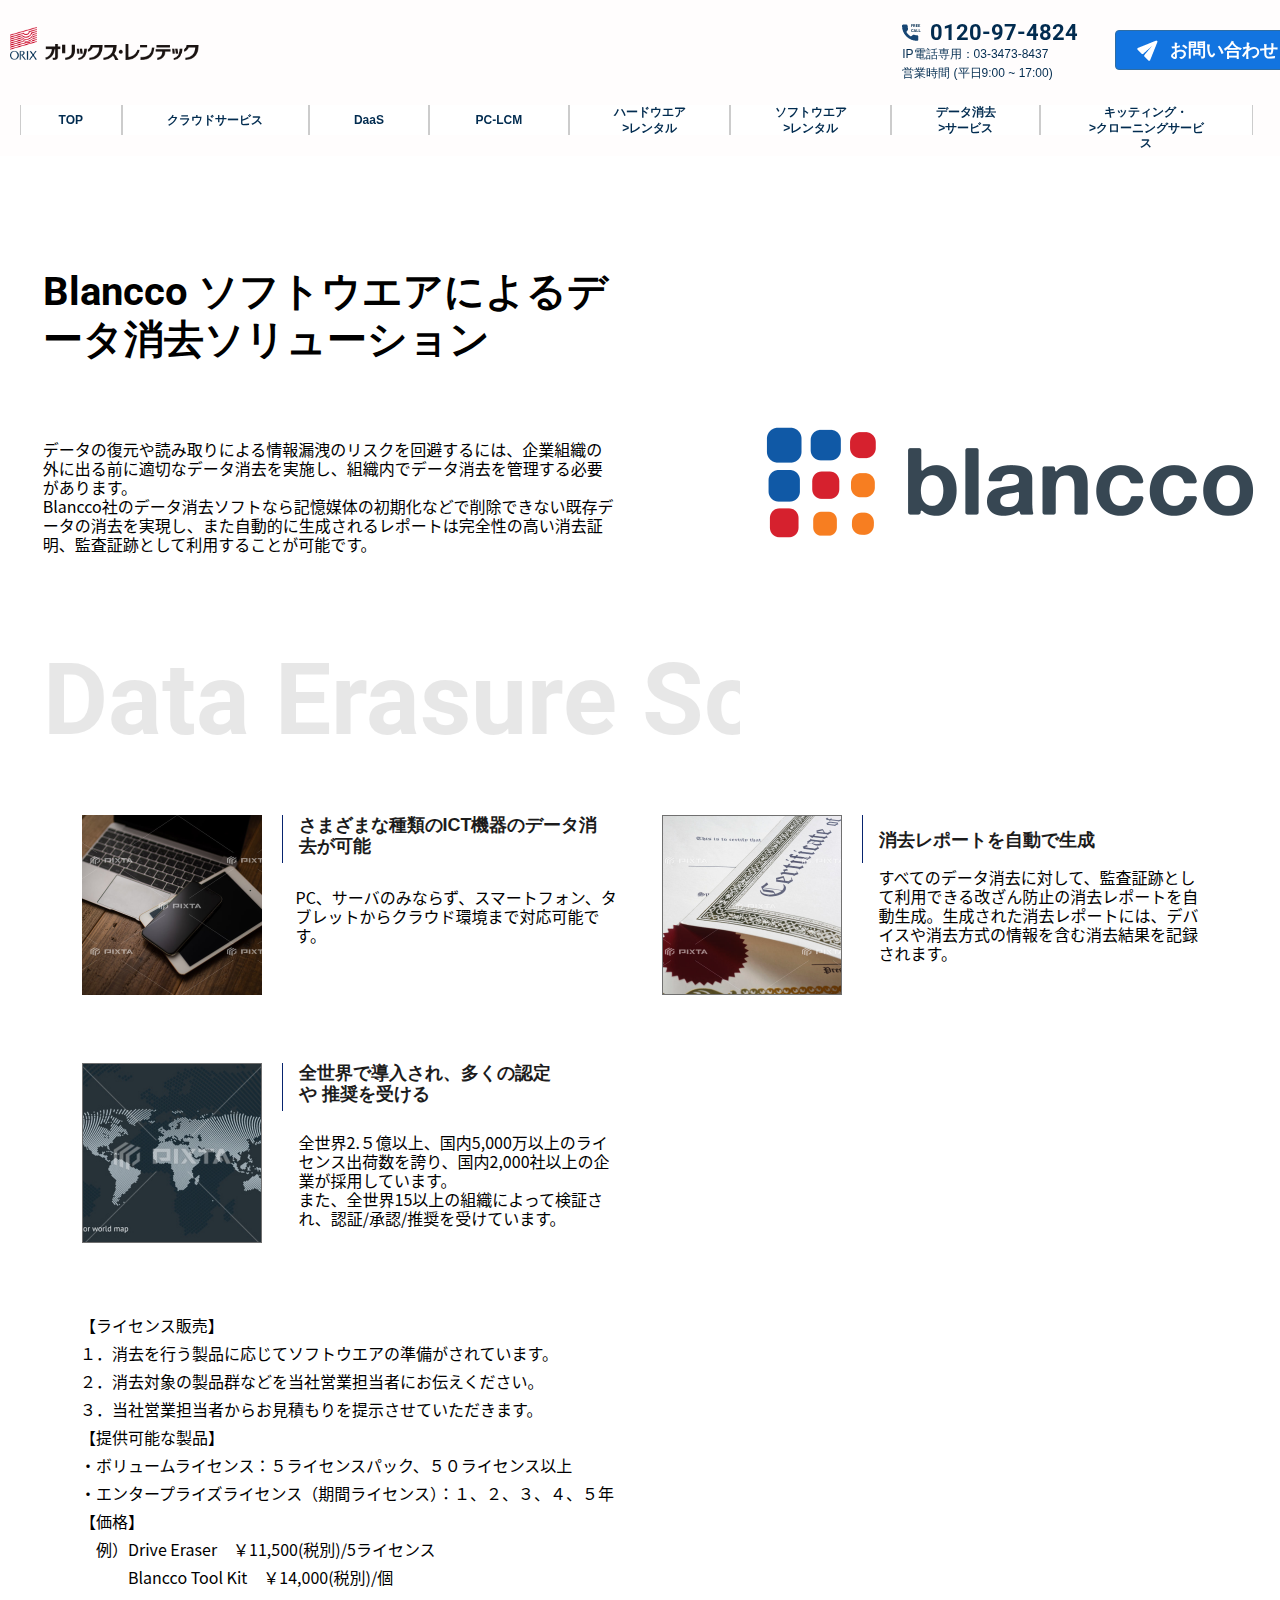
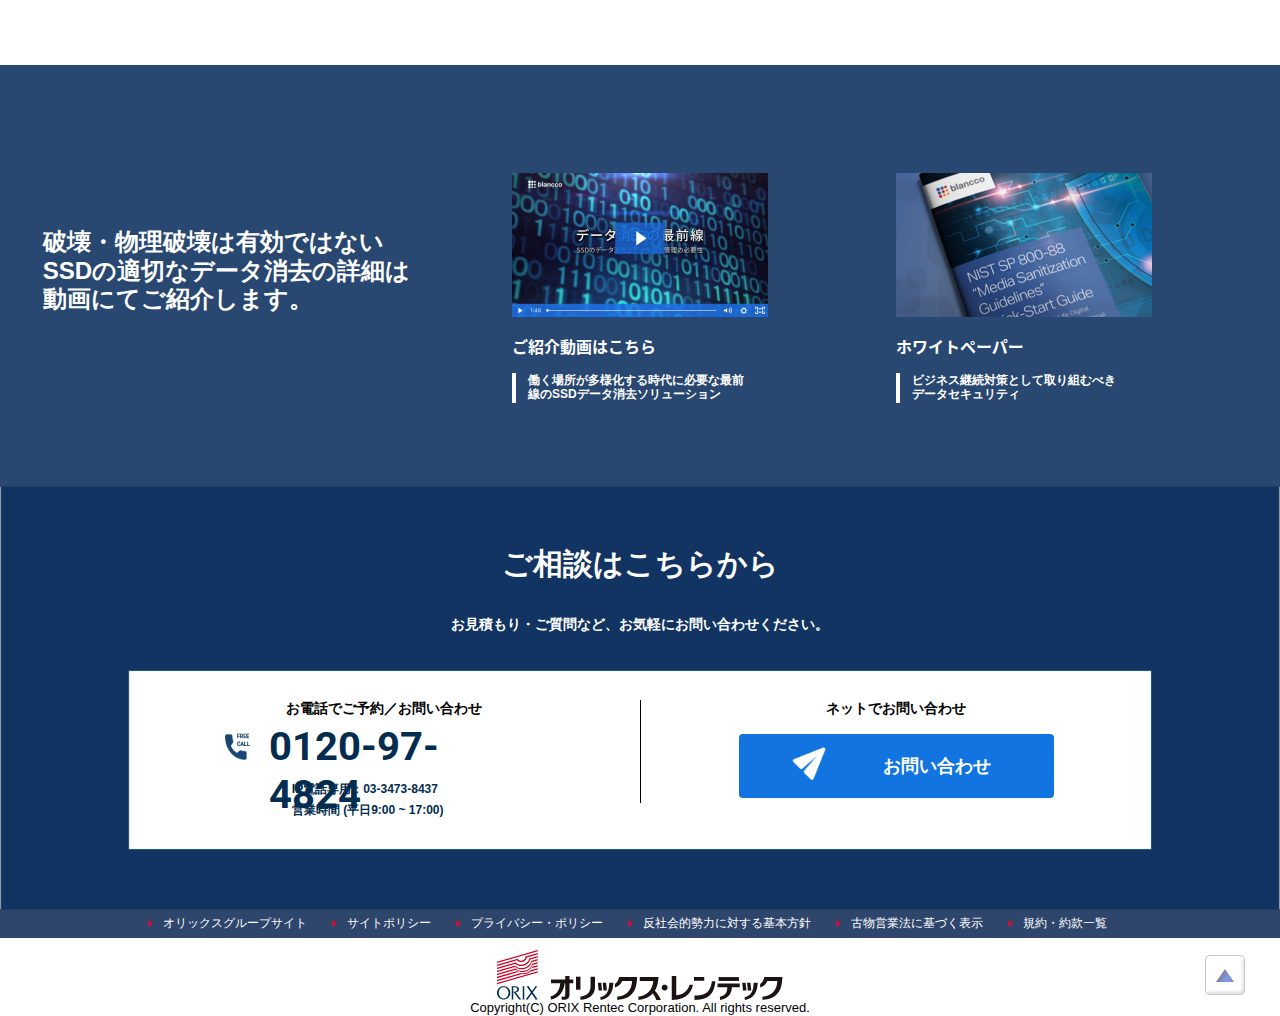
<file: Data_Erasure_Solution_Service/index.html>
<!DOCTYPE HTML PUBLIC "-//W3C//DTD HTML 4.01 Transitional//EN" "http://www.w3.org/TR/html4/loose.dtd">
<html>
<head>
<meta http-equiv="Content-Type" content="text/html; charset=UTF-8">
<meta name="viewport" content="width=device-width, initial-scale=1.0">
<title>Data Erasure Solution Service</title>
<link href="../Untitled1.css" rel="stylesheet" type="text/css">
<link href="../font-awesome.min.css" rel="stylesheet" type="text/css">
<link href="Data_Erasure_Solution_Service.css" rel="stylesheet" type="text/css">
<link href='http://fonts.googleapis.com/css?family=Roboto' rel='stylesheet' type='text/css'>
</head>
<body>

<div id="wb_Text6" style="position:absolute;left:3.333%;top:268px;width:600px;height:142px;z-index:9;text-align:left;">
<span>Blancco ソフトウエアによるデータ消去ソリューション</span></div>
<div id="wb_Text7" style="position:absolute;left:3.333%;top:440px;width:574px;height:168px;z-index:10;text-align:left;">
<span>
   データの復元や読み取りによる情報漏洩のリスクを回避するには、企業組織の外に出る前に適切なデータ消去を実施し、組織内でデータ消去を管理する必要があります。
   <br>
   Blancco社のデータ消去ソフトなら記憶媒体の初期化などで削除できない既存データの消去を実現し、また自動的に生成されるレポートは完全性の高い消去証明、監査証跡として利用することが可能です。
</span></div>

<div id="wb_Text23" style="position:absolute;left:calc(50% - 560px);top:1311px;width:1120px;height:274px;z-index:13;text-align:left;">
<span>
   【ライセンス販売】 
   <br>
   １．消去を行う製品に応じてソフトウエアの準備がされています。 
   <br>２．消去対象の製品群などを当社営業担当者にお伝えください。 
   <br>３．当社営業担当者からお見積もりを提示させていただきます。 
   <br>【提供可能な製品】 
   <br>・ボリュームライセンス：５ライセンスパック、５０ライセンス以上 
   <br>・エンタープライズライセンス（期間ライセンス）：１、２、３、４、５年 
   <br>【価格】
   <br> 　例）Drive Eraser　￥11,500(税別)/5ライセンス
   <br> 　　　Blancco Tool Kit　￥14,000(税別)/個
</span></div>

<div id="wb_Heading1" style="position:absolute;left:3.333% ;top:641px;width:1160px;height:111px;z-index:16;">
<h1 id="Heading1">Data Erasure Solution</h1></div>
<div id="wb_Image2" style="position:absolute;left:calc(100% - 540px);top:212px;width:540px;height:540px;z-index:17;">
<img src="../images/img_Blancco@2x.png" id="Image2" alt=""></div>



<div id="cont1" style="position: absolute;left:calc(50% - 558.5px);top:815px;width:1117px;height:428px;">
   <div id="wb_Image4" style="position:absolute;left:0;top:0;width:180px;height:180px;z-index:11;">
      <img src="../images/bg-3@2x(6).png" id="Image4" alt=""></div>
   <hr id="Line3" style="position:absolute;left:200px;top:0;width:1px;height:48px;z-index:21;">
   <div id="wb_Heading16" style="position:absolute;left:217px;top:0;width:303px;height:53px;z-index:18;">
      <h3 id="Heading16">さまざまな種類のICT機器のデータ消 去が可能</h3></div>
   
   <div id="wb_Text9" style="position:absolute;left:214px;top:73px;width:322px;height:135px;z-index:12;text-align:left;">
   <span>PC、サーバのみならず、スマートフォン、タブレットからクラウド環境まで対応可能です。</span></div>


   <div id="wb_Image5" style="position:absolute;left:580px;top:0;width:180px;height:180px;z-index:20;">
      <img src="../images/bg-2@2x(9).png" id="Image5" alt="Mobirise"></div>

   <div id="wb_Heading4" style="position:absolute;left:797px;top:15px;width:362px;height:48px;z-index:23;">
      <h3 id="Heading4">消去レポートを自動で生成</h3></div>
      <hr id="Line4" style="position:absolute;left:780px;top:0;width:1px;height:48px;z-index:24;">
   <div id="wb_Text8" style="position:absolute;left:797px;top:53px;width:320px;height:132px;z-index:22;text-align:left;">
         <span>
            すべてのデータ消去に対して、監査証跡として利用できる改ざん防止の消去レポートを自動生成。生成された消去レポートには、デバイスや消去方式の情報を含む消去結果を記録されます。
         </span></div>

   
   
<div id="wb_Image1" style="position:absolute;left:0;top:248px;width:180px;height:180px;z-index:19;">
   <img src="../images/bg-1@2x(11).png" id="Image1" alt="Mobirise"></div>
   
   <div id="wb_Text10" style="position:absolute;left:217px;top:318px;width:320px;height:138px;z-index:25;text-align:left;">
   <span>
      全世界2.５億以上、国内5,000万以上のライセンス出荷数を誇り、国内2,000社以上の企業が採用しています。<br>また、全世界15以上の組織によって検証され、認証/承認/推奨を受けています。
   </span></div>
   <div id="wb_Heading2" style="position:absolute;left:217px;top:248px;width:269px;height:53px;z-index:26;">
   <h3 id="Heading2">全世界で導入され、多くの認定や 推奨を受ける</h3></div>
   <hr id="Line1" style="position:absolute;left:200px;top:248px;width:1px;height:48px;z-index:27;">
   
</div>



<div id="cont2" style="position:absolute;left:0px;top:1665px;width:100%;height:422px;">
<div id="wb_Image19" style="position:absolute;left:0px;top:0;width:100%;height:422px;z-index:28;">
<img src="../images/bg@2x(1).png" id="Image19" alt=""></div>
<div id="cc1" style="position:absolute;left:calc(50% - 128px);top:108px;width:256px;height:144px;">

   <div id="wb_Image22" style="position:absolute;left:0;top:0;width:256px;height:144px;z-index:29;">
      <a href="https://go.orixrentec.jp/rentecinsight/video/it/article-6">
         <img src="../images/スクリーンショット 2020-07-17 14.10.51@2x.png" id="Image22" alt=""></div>
         <div id="wb_Text12" style="position:absolute;left:0;top:164px;width:250px;height:16px;z-index:30;text-align:left;">
         <span >ご紹介動画はこちら</span></div>
         <div id="wb_Text14" style="position:absolute;left:16px;top:200px;z-index:31;text-align:left;">
         <span>
            働く場所が多様化する時代に必要な最前線のSSDデータ消去ソリューション
         </span></div>
         <hr id="Line7" style="position:absolute;left:0;top:200px;width:4px;height:30px;z-index:32;">   
      </a>
      
</div>
<div id="cc2" style="position:absolute;left:calc(80% - 128px);top:108px;width:256px;height:144px;">

   <div id="wb_Image23" style="position:absolute;left:0;top:0;width:256px;height:144px;z-index:29;">
      <a href="https://go.orixrentec.jp/rentecinsight/video/it/article-8">
         <img src="../images/RentecInsight_DownLord_ITArticle15KV@2x.png" id="Image23" alt=""></div>
         <div id="wb_Text12" style="position:absolute;left:0;top:164px;width:250px;height:16px;z-index:30;text-align:left;">
         <span>ホワイトペーパー</span></div>
         <div id="wb_Text14" style="position:absolute;left:16px;top:200px;width:208px;height:32px;z-index:31;text-align:left;">
         <span >
            ビジネス継続対策として取り組むべきデータセキュリティ
         </span></div>
         <hr id="Line7" style="position:absolute;left:0;top:200px;width:4px;height:30px;z-index:32;">   
      </a>
</div>

<div id="wb_Text17" style="position:absolute;left:3.333%;top:163px;width:377px;height:96px;z-index:33;text-align:left;">
<span>
   破壊・物理破壊は有効ではない 
   <br>
   SSDの適切なデータ消去の詳細は 動画にてご紹介します。
</span></div>
</div>

<div id="wb_CssMenu2" style="">
<ul>
<li class="firstmain"><a href="#" target="_self" title="&#12458;&#12522;&#12483;&#12463;&#12473;&#12464;&#12523;&#12540;&#12503;&#12469;&#12452;&#12488;">&#12458;&#12522;&#12483;&#12463;&#12473;&#12464;&#12523;&#12540;&#12503;&#12469;&#12452;&#12488;</a>
</li>
<li><a href="#" target="_self" title="&#12469;&#12452;&#12488;&#12509;&#12522;&#12471;&#12540;">&#12469;&#12452;&#12488;&#12509;&#12522;&#12471;&#12540;</a>
</li>
<li><a href="#" target="_self" title="&#12503;&#12521;&#12452;&#12496;&#12471;&#12540;&#12539;&#12509;&#12522;&#12471;&#12540;">&#12503;&#12521;&#12452;&#12496;&#12471;&#12540;&#12539;&#12509;&#12522;&#12471;&#12540;</a>
</li>
<li><a href="#" target="_self" title="&#21453;&#31038;&#20250;&#30340;&#21218;&#21147;&#12395;&#23550;&#12377;&#12427;&#22522;&#26412;&#26041;&#37341;">&#21453;&#31038;&#20250;&#30340;&#21218;&#21147;&#12395;&#23550;&#12377;&#12427;&#22522;&#26412;&#26041;&#37341;</a>
</li>
<li><a href="#" target="_self" title="&#21476;&#29289;&#21942;&#26989;&#27861;&#12395;&#22522;&#12389;&#12367;&#34920;&#31034;">&#21476;&#29289;&#21942;&#26989;&#27861;&#12395;&#22522;&#12389;&#12367;&#34920;&#31034;</a>
</li>
<li><a href="#" target="_self" title="&#35215;&#32004;&#12539;&#32004;&#27454;&#19968;&#35239;">&#35215;&#32004;&#12539;&#32004;&#27454;&#19968;&#35239;</a>
</li>
</ul>
</div>
<div id="wb_Text4" style="position:absolute;left:0;top:2600px;width:100%;height:16px;text-align:center;z-index:35;">
<span style="color:#000000;font-family:Arial;font-size:13px;">Copyright(C) ORIX Rentec Corporation. All rights reserved.</span></div>

<div id="wb_Image49" style="position: absolute;left: calc(50% - 143px);top:2550px;width:286px;height:50px;z-index:100;">
<a href="https://www.orixrentec.jp/index.html">
   <img src="../images/logo.png" id="Image49" alt="">
</a>
</div>

<div id="wb_Image12" style="position:absolute;left:94.1667%;top:2555px;width:40px;height:40px;
filter:alpha(opacity=50);opacity:0.50;z-index:37;">
   <a href="#" target="_self">
      <img src="../images/arrow_page_top.png" id="Image12" alt=""></a></div>

<div id="wb_Shape4" style="position:absolute;left:0px;top:2086px;width:100%;height:424px;z-index:102;">

   <img src="../images/img0034.png" id="Shape4" alt="" style="width:100%;height:424px;">
   
      <div id="wb_Heading6" style="position:absolute;top:60px;width:100%;height:30px;text-align:center;z-index:112;">
      <h3 id="Heading6">ご相談はこちらから</h3></div>
      <div id="wb_Heading7" style="position:absolute;top:130px;width:100%;height:16px;text-align:center;z-index:113;">
      <h3 id="Heading7">お見積もり・ご質問など、お気軽にお問い合わせください。</h3></div>
   
      <div id="wb_Shape6" style="position:absolute;left: 10%;width:80%;top:184px;height:180px;z-index:103;">
      <img src="../images/img0146.png" id="Shape6" alt="" style="width:100%;height:100%;">
      <hr id="Line2" style="position:absolute;left:50%;top:30px;width:1px;height:103px;z-index:114;">
      
      <div id="wb_Text38" style="position:absolute;left:0;top:30px;width:50%;height:23px;z-index:104;text-align:center;">
         
      <span >お電話でご予約／お問い合わせ</span></div>
      <div id="wb_Text39" style="position:absolute;left:13.75%;top:53px;width:260px;height:54px;z-index:105;text-align:left;">
      <span >0120-97-4824</span></div>
      <div id="wb_Text40" style="position:absolute;left:16%;top:112px;width:173px;height:12px;z-index:106;text-align:left;">
      <span>IP電話専用：03-3473-8437</span></div>
      <div id="wb_Text41" style="position:absolute;left:16%;top:133px;width:175px;height:12px;z-index:107;text-align:left;">
      <span>営業時間 (平日9:00 ~ 17:00)</span></div>
      <div id="wb_Text42" style="position:absolute;left:50%;top:30px;width:50%;height:23px;text-align:center;z-index:108;">
      <span >ネットでお問い合わせ</span></div>
      <div id="wb_Image47" style="position:absolute;left:9.51354%;top:62.11px;width:28px;height:28px;z-index:110;">
      <img src="../images/ic_phone@2x.png" id="Image47" alt=""></div>
   
      <div id="wb_Image48" style="">
         <a href="https://www.orixrentec.jp/index.html">
         <img src="../images/ic_message@2x.png" id="Image48" alt="">
         </a>
         <input type="button" id="Button21" onclick="window.location.href='https://www.orixrentec.jp/index.html';return false;" name="お問い合わせ" value="お問い合わせ" style="">
     </div>
   
   </div>
</div>

<div id="PageHeader1" style="position:fixed;text-align:center;left:0;top:0;right:0;z-index:7777;">
    <div id="PageHeader1_Container" style="height:100%;width:100%;position:relative;margin-left:auto;margin-right:auto;text-align:left;">
      <div class="header">
         <div class="header__content">
            <div class="header__left-col">
               
               <p class="header__logo">
                  <a href="https://www.orixrentec.jp/index.html">
                     <img src="../images/logo.png"  alt="" width="189">
                  </a>
               </p>
                  
            </div>
            <div class="header__right-col">
               
               <div id="wb_Text1" style="">
                  <span>IP電話専用：03-3473-8437</span>
               </div>
               <div id="wb_Text2" style="">
                  <span>営業時間 (平日9:00 ~ 17:00)</span>
               </div>
               
               
               <div id="wb_Image45" style="position:absolute;left:67.334%;top:20px;width:179px;height: 22px;z-index:4;">
                  <img src="../images/ic_phone.png" id="Image45" alt="">
                  <div id="wb_Text5" style="">
                     <span style="">0120-97-4824</span>
                  </div>
               </div>
               
               <div id="wb_Image46" style="">
                  <a href="https://www.orixrentec.jp/index.html">
                     <img src="../images/ic_message.png" id="Image46" alt="">
                  </a>
                  <input type="button" id="Button1" onclick="window.location.href='https://www.orixrentec.jp/index.html';return false;" name="お問い合わせ" value="お問い合わせ" style="">
               </div>
            </div>
               
         </div>
            
      </div>
    <div id="wb_CssMenu1" style="z-index:7;">
      <ul>
         <li class="firstmain"  id="l1" ><a href="../index.html" target="_self" style=" width: 100%;">TOP</a>
         </li>
         <li  id="l2" ><a href="../wire_cloudservice/index.html" target="_self" title="クラウドサービス" style=" width: 100%;">クラウドサービス</a>
         </li>
         <li  id="l3" ><a href="../DaaS/index.html" target="_self" style=" width:100%;">DaaS</a>
         </li>
         <li  id="l4" ><a href="../PC-LCM/index.html" target="_self" style=" width: 100%;">PC-LCM</a>
         </li>
         <li  id="l5" ><a href="../hardware_rental/index.html" target="_self" title="ハードウエア レンタル" style=" width: 100%;"><div id="l55">ハードウエア<br>>レンタル</div></a>
         </li>
         <li  id="l6" ><a href="../softwarerental/index.html" target="_self" title="ソフトウエア レンタル" style=" width: 100%;"><div id="l66">ソフトウエア<br>>レンタル</div></a>
         </li>
         <li  id="l7" ><a href="./index.html" target="_self" title="データ消去 サービス" style=" width:100%;"><div id="l77">データ消去<br>>サービス</div></a>
         </li>
         <li  id="l8" ><a href="../Kittingandcloningservices/index.html" target="_self" title="キッティング・ クローニングサービス" style=" width: 100%;"><div id="l88">キッティング・<br>>クローニングサービス</div></a>
         </li>
      </ul>
    </div>
    
    <div class="header__mob">
      <div class="header__content">
         <div class="header__left-col">
            <p class="header__logo">
               <a href="https://www.orixrentec.jp/index.html">
                  <img src="../images/logo.png"  alt="" width="88%">
               </a>
            </p>
         </div>
         <div class="header__right-col">
            <div id="wb_Image50" onclick="myFunction()">
               <i class="fa fa-bars" aria-hidden="true"></i></div>
             <div id="wb_Image51" >
               <i class="fa fa-envelope" aria-hidden="true"></i></div>         
         </div>
      </div>
    </div>
    
   <div id="wb_CssMenu3" class="hide" style="z-index:7;">
      <ul>
         <li class="firstmain" id="l31" ><a href="../index.html" target="_self" style=" width: -webkit-fill-available;">TOP</a>
         </li>
         <li id="l32" ><a href="../wire_cloudservice/index.html" target="_self" title="クラウドサービス" style=" width: -webkit-fill-available;">クラウドサービス</a>
         </li>
         <li id="l33" ><a href="../DaaS/index.html" target="_self" style=" width:-webkit-fill-available;">DaaS</a>
         </li>
         <li id="l34" ><a href="../PC-LCM/index.html" target="_self" style=" width: -webkit-fill-available;">PC-LCM</a>
         </li>
         <li id="l35" ><a href="../hardware_rental/index.html" target="_self" title="ハードウエア レンタル" style=" width: -webkit-fill-available;"><span>ハードウエア レンタル</span></a>
         </li>
         <li id="l36" ><a href="../softwarerental/index.html" target="_self" title="ソフトウエア レンタル" style=" width: -webkit-fill-available;"><span>ソフトウエア レンタル</span></a>
         </li>
         <li id="l37" ><a href="./index.html" target="_self" title="データ消去 サービス" style=" width:-webkit-fill-available;"><span>データ消去 サービス</span></a>
         </li>
         <li id="l38" ><a href="../Kittingandcloningservices/index.html" target="_self" title="キッティング・ クローニングサービス" style=" width: -webkit-fill-available;"><span>キッティング・ クローニングサービス</span></a>
         </li>
      </ul>
    </div>
    </div>
    </div>

    <script>
      function myFunction() {
        var x = document.getElementById("wb_CssMenu3");
        console.log(x)
        if (x.className.indexOf("show") == -1) { 
          x.className = "show";
        } else {
         x.className = "hide";
        }
        
      }
   </script>
</body>
</html>
</file>
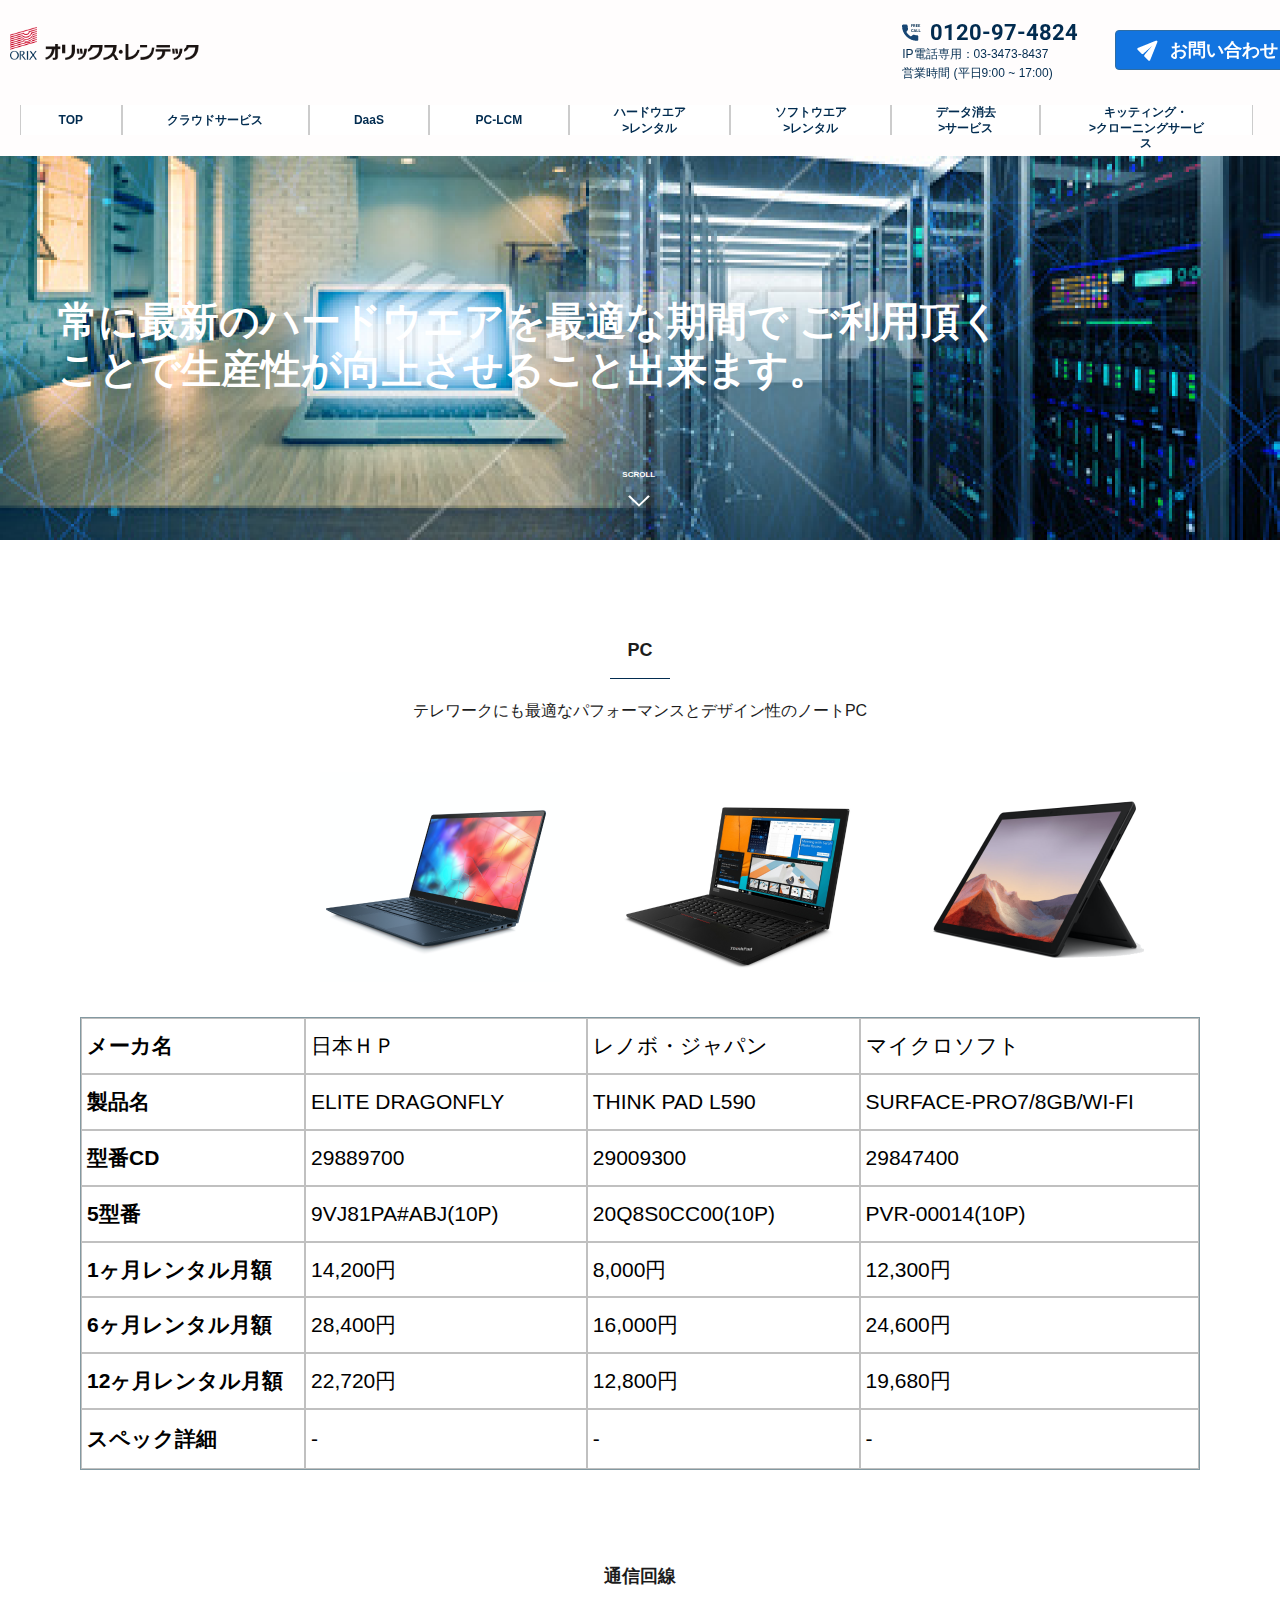
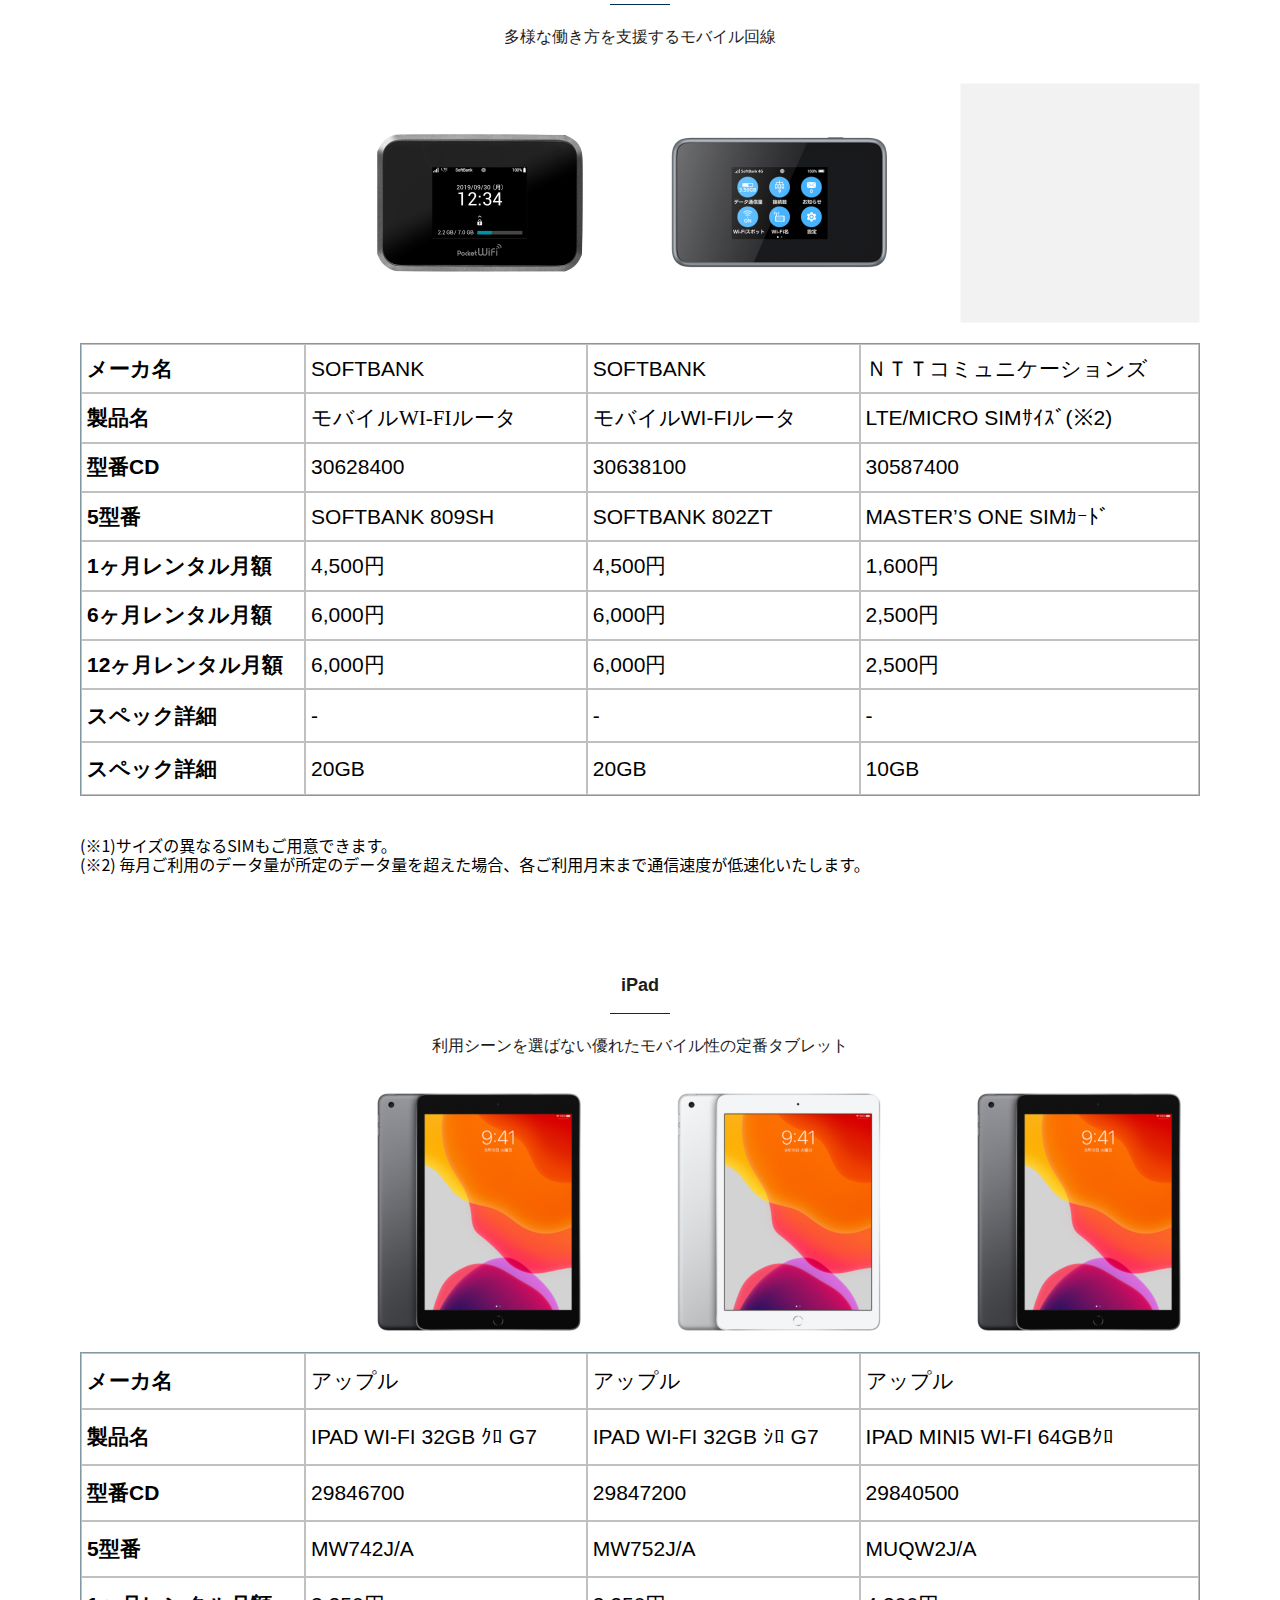
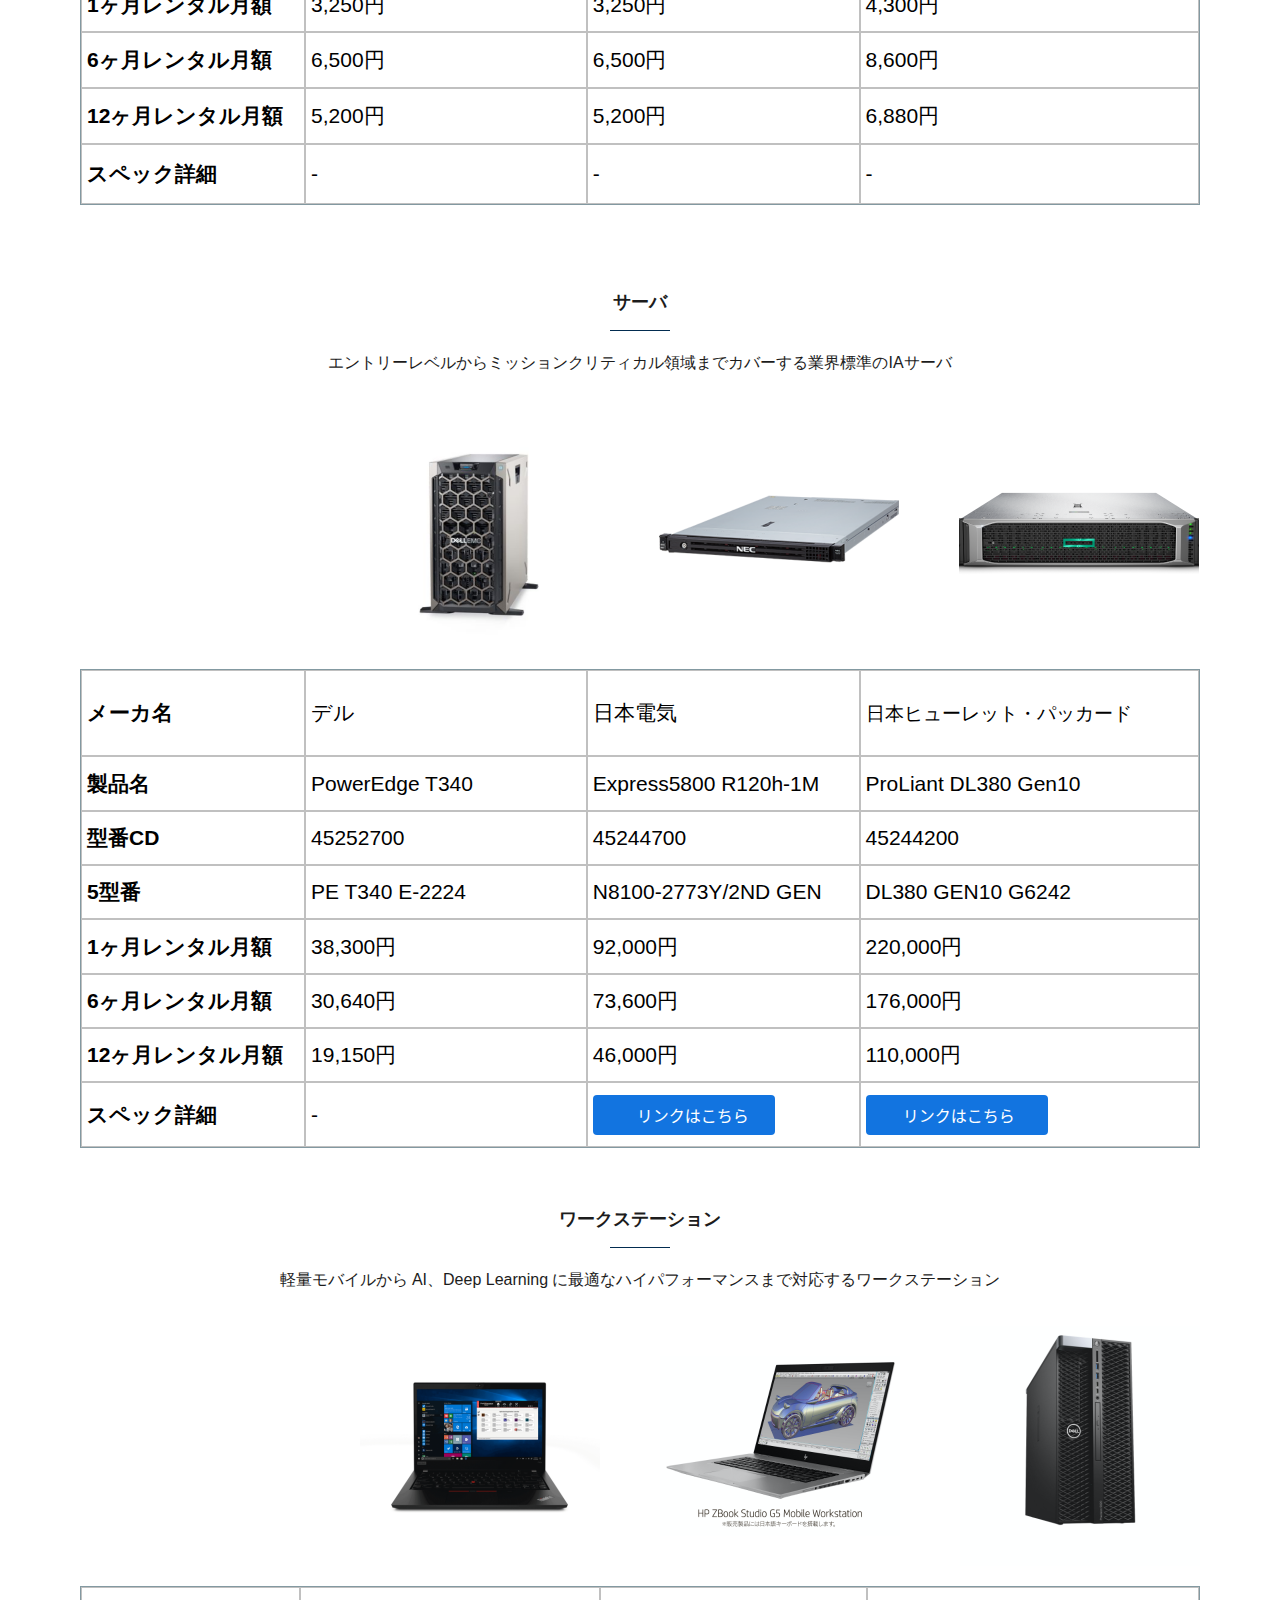
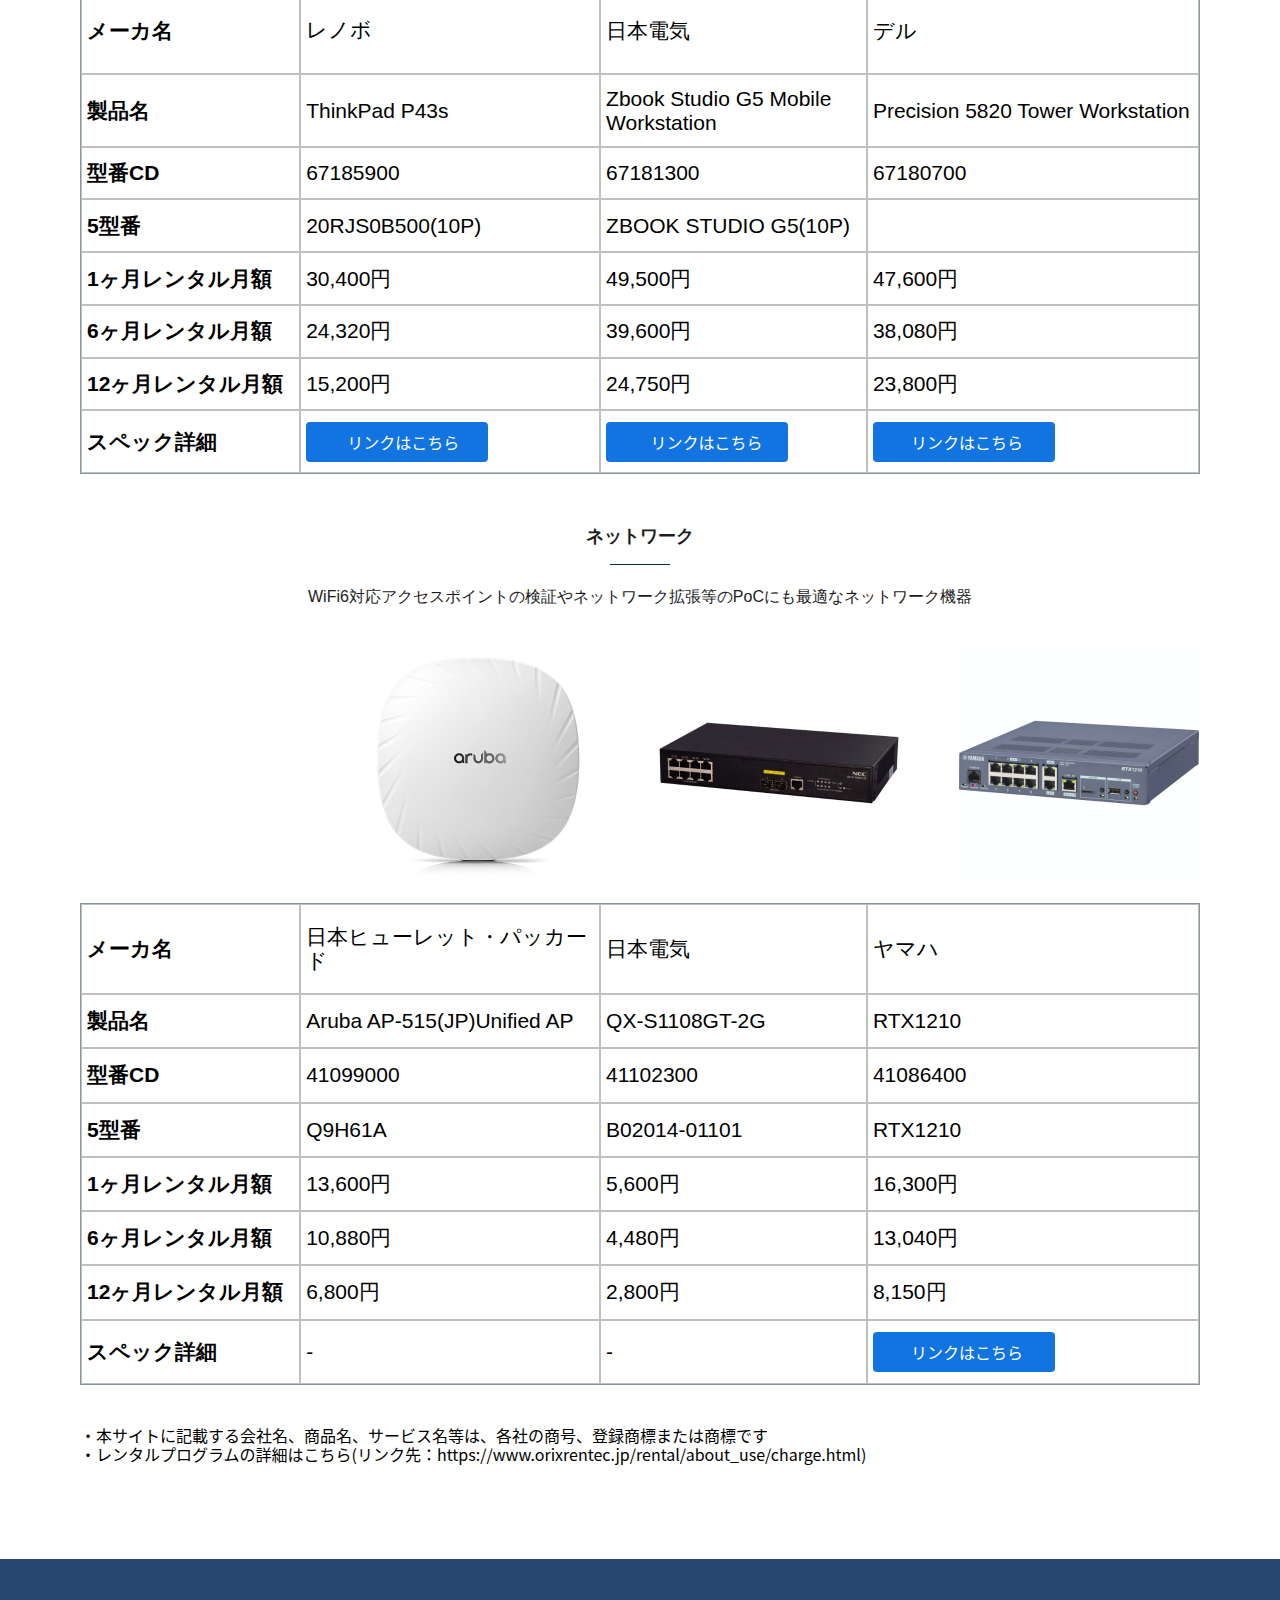
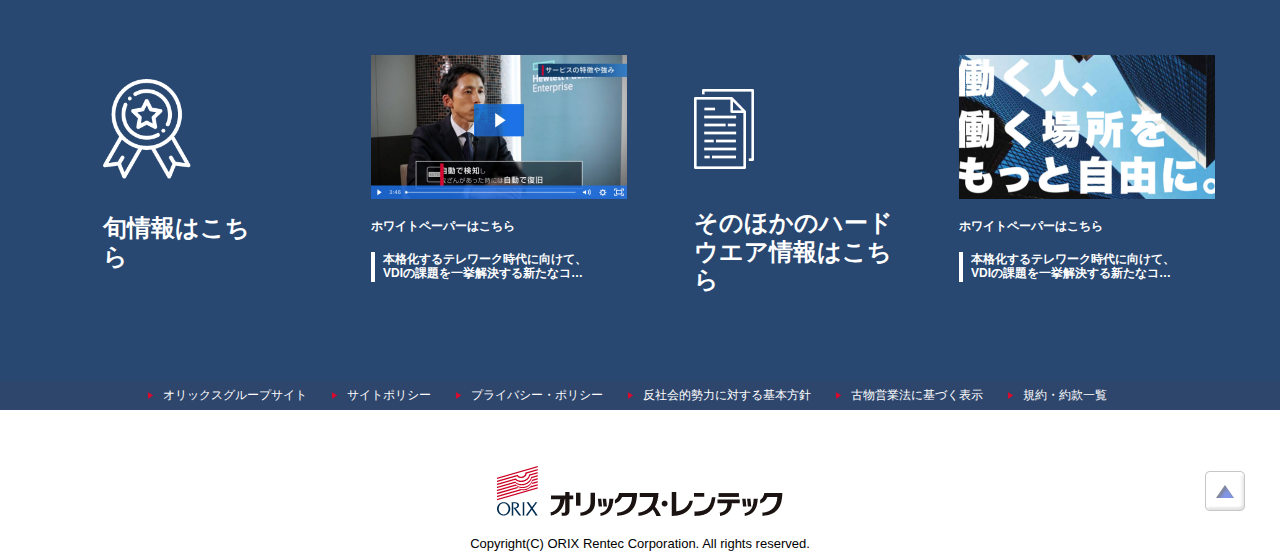
<file: hardware_rental/index.html>
<!DOCTYPE HTML PUBLIC "-//W3C//DTD HTML 4.01 Transitional//EN" "http://www.w3.org/TR/html4/loose.dtd">
<html>
<head>
<meta http-equiv="Content-Type" content="text/html; charset=UTF-8">
<meta name="viewport" content="width=device-width, initial-scale=1.0">
<title>ハードウエアレンタル</title>
<link href="../font-awesome.min.css" rel="stylesheet" type="text/css">
<link href="../Untitled1.css" rel="stylesheet" type="text/css">
<link href="../font-awesome.min.css" rel="stylesheet" type="text/css">
<link href="hardware_rental.css" rel="stylesheet" type="text/css">
<link href='http://fonts.googleapis.com/css?family=Roboto' rel='stylesheet' type='text/css'>
</head>
<body>


<div id="wb_CssMenu2" style="">
<ul>
<li class="firstmain"><a href="#" target="_self" title="&#12458;&#12522;&#12483;&#12463;&#12473;&#12464;&#12523;&#12540;&#12503;&#12469;&#12452;&#12488;">&#12458;&#12522;&#12483;&#12463;&#12473;&#12464;&#12523;&#12540;&#12503;&#12469;&#12452;&#12488;</a>
</li>
<li><a href="#" target="_self" title="&#12469;&#12452;&#12488;&#12509;&#12522;&#12471;&#12540;">&#12469;&#12452;&#12488;&#12509;&#12522;&#12471;&#12540;</a>
</li>
<li><a href="#" target="_self" title="&#12503;&#12521;&#12452;&#12496;&#12471;&#12540;&#12539;&#12509;&#12522;&#12471;&#12540;">&#12503;&#12521;&#12452;&#12496;&#12471;&#12540;&#12539;&#12509;&#12522;&#12471;&#12540;</a>
</li>
<li><a href="#" target="_self" title="&#21453;&#31038;&#20250;&#30340;&#21218;&#21147;&#12395;&#23550;&#12377;&#12427;&#22522;&#26412;&#26041;&#37341;">&#21453;&#31038;&#20250;&#30340;&#21218;&#21147;&#12395;&#23550;&#12377;&#12427;&#22522;&#26412;&#26041;&#37341;</a>
</li>
<li><a href="#" target="_self" title="&#21476;&#29289;&#21942;&#26989;&#27861;&#12395;&#22522;&#12389;&#12367;&#34920;&#31034;">&#21476;&#29289;&#21942;&#26989;&#27861;&#12395;&#22522;&#12389;&#12367;&#34920;&#31034;</a>
</li>
<li><a href="#" target="_self" title="&#35215;&#32004;&#12539;&#32004;&#27454;&#19968;&#35239;">&#35215;&#32004;&#12539;&#32004;&#27454;&#19968;&#35239;</a>
</li>
</ul>
</div>

<div id="wb_Text15" style="position:absolute;left:0;top:6936px;width:100%;height:16px;text-align:center;z-index:12;">
<span style="color:#000000;font-family:Arial;font-size:13px;">Copyright(C) ORIX Rentec Corporation. All rights reserved.</span></div>

<div id="wb_Image49" style="position: absolute;
left: calc(50% - 143px);top:6866px;width:286px;height:50px;z-index:100;">
<a href="https://www.orixrentec.jp/index.html">
   <img src="../images/logo.png" id="Image49" alt="">
</a>
</div>

<div id="wb_Image13" style="position:absolute;left:94.1667%;top:6871px;width:40px;height:40px;filter:alpha(opacity=50);opacity:0.50;z-index:14;">
   <a href="#" target="_self">
      <img src="../images/arrow_page_top.png" id="Image13" alt=""></a></div>

      <div id="wb_Image50" style="position:absolute;left:0px;top:156px;width:100%;height:384px;z-index:15;">
         <img src="../images/img_video@2x(4).png" id="Image50" alt=""></div>

         <div id="wb_Text33" style="position:absolute;top: 298px;
         left: 4.5%;
         width: 956px;
         height: 112px;
         font-size: 40px;
         font-weight: 600;
         color: #FFFFFF;
         z-index:16;text-align:left;">
         <span >常に最新のハードウエアを最適な期間で ご利用頂くことで生産性が向上させること出来ます。</span></div>
      


<div id="wb_Text4">
<span ><strong>SCROLL</strong></span></div>
<div id="wb_Image26" style="position:absolute;left:48.75%;top:486px;width:30px;height:30px;z-index:17;">
   <a href="#wb_Image3">
   <img src="../images/ic_arrow.png" id="Image26" alt=""></a></div>


<div id="cont1" style="position:absolute;left:calc(50% - 560px );top:640px;width:1120px;height:840px;">
   <div id="wb_Heading1" style="position:absolute;left:0;top:0;width:100%;height:18px;text-align:center;z-index:9;">
      <h2 id="Heading1">PC</h2></div>
   <hr id="Line2" style="position:absolute;left:calc(50% - 30px);top:38px;width:60px;height:1px;z-index:10;">
   <div id="wb_Text3" style="position:absolute;left:0;top:61px;width:100%;height:23px;text-align:center;z-index:18;">
         <span>テレワークにも最適なパフォーマンスとデザイン性のノートPC</span></div>

         <div id="wb_Image1" style="position:absolute;left:240px;top:117px;width:240px;height:240px;z-index:19;">
            <img src="../images/bg-15@2x.png" id="Image1" alt=""></div>
         <div id="wb_Image2" style="position:absolute;left:540px;top:117px;width:240px;height:240px;z-index:20;">
            <img src="../images/bg-14@2x.png" id="Image2" alt=""></div>
         <div id="wb_Image3" style="position:absolute;left:840px;top:117px;width:240px;height:240px;z-index:21;">
            <img src="../images/bg-16@2x.png" id="Image3" alt=""></div>
         <table style="position:absolute;left:0;top:377px;width:100%;height:453px;z-index:22;" cellpadding="5" cellspacing="0" id="Table1">
            <tr>
            <td class="cell0"><span style="color:#000000;"><strong> </strong></span><span style="color:#000000;"><strong>メーカ名</strong></span></td>
            <td class="cell1"><span style="color:#000000;"> </span><span style="color:#000000;">日本ＨＰ</span></td>
            <td class="cell2"><span style="color:#000000;"> </span><span style="color:#000000;">レノボ・ジャパン</span></td>
            <td class="cell3"><span style="color:#000000;"> </span><span style="color:#000000;">マイクロソフト</span></td>
            </tr>
            <tr>
            <td class="cell0"><span style="color:#000000;"><strong> </strong></span><span style="color:#000000;"><strong>製品名</strong></span></td>
            <td class="cell1"><span style="color:#000000;"> ELITE DRAGONFLY</span></td>
            <td class="cell2"><span style="color:#000000;"> THINK PAD L590</span></td>
            <td class="cell3"><span style="color:#000000;"> SURFACE-PRO7/8GB/WI-FI</span></td>
            </tr>
            <tr>
            <td class="cell0"><span style="color:#000000;"><strong> </strong></span><span style="color:#000000;"><strong>型番</strong></span><span style="color:#000000;"><strong>CD</strong></span></td>
            <td class="cell1"><span style="color:#000000;"> 29889700</span></td>
            <td class="cell2"><span style="color:#000000;"> 29009300</span></td>
            <td class="cell3"><span style="color:#000000;"> 29847400</span></td>
            </tr>
            <tr>
            <td class="cell0"><span style="color:#000000;"><strong> 5</strong></span><span style="color:#000000;"><strong>型番</strong></span></td>
            <td class="cell1"><span style="color:#000000;"> 9VJ81PA#ABJ(10P)</span></td>
            <td class="cell2"><span style="color:#000000;"> 20Q8S0CC00(10P)</span></td>
            <td class="cell3"><span style="color:#000000;"> PVR-00014(10P)</span></td>
            </tr>
            <tr>
            <td class="cell0"><span style="color:#000000;"><strong> 1</strong></span><span style="color:#000000;"><strong>ヶ月レンタル月額</strong></span></td>
            <td class="cell1"><span style="color:#000000;"> 14,200</span><span style="color:#000000;">円</span></td>
            <td class="cell2"><span style="color:#000000;"> 8,000</span><span style="color:#000000;">円</span></td>
            <td class="cell3"><span style="color:#000000;"> 12,300</span><span style="color:#000000;">円</span></td>
            </tr>
            <tr>
            <td class="cell0"><span style="color:#000000;"><strong> 6</strong></span><span style="color:#000000;"><strong>ヶ月レンタル月額</strong></span></td>
            <td class="cell1"><span style="color:#000000;"> 28,400</span><span style="color:#000000;">円</span></td>
            <td class="cell2"><span style="color:#000000;"> 16,000</span><span style="color:#000000;">円</span></td>
            <td class="cell3"><span style="color:#000000;"> 24,600</span><span style="color:#000000;">円</span></td>
            </tr>
            <tr>
            <td class="cell0"><span style="color:#000000;"><strong> 12</strong></span><span style="color:#000000;"><strong>ヶ月レンタル月額</strong></span></td>
            <td class="cell1"><span style="color:#000000;"> 22,720</span><span style="color:#000000;">円</span></td>
            <td class="cell2"><span style="color:#000000;"> 12,800</span><span style="color:#000000;">円</span></td>
            <td class="cell3"><span style="color:#000000;"> 19,680</span><span style="color:#000000;">円</span></td>
            </tr>
            <tr>
            <td class="cell4"><span style="color:#000000;"><strong> </strong></span><span style="color:#000000;"><strong>スペック詳細</strong></span></td>
            <td class="cell5"><span style="color:#000000;"> -</span></td>
            <td class="cell6"><span style="color:#000000;"> -</span></td>
            <td class="cell7"><span style="color:#000000;"> -</span></td>
            </tr>
            </table>

</div>

<div id="cont2" style="position:absolute;left:calc(50% - 560px );top:1566px;width:1120px;height:840px;">

   <div id="wb_Heading2" style="position:absolute;left:0;top:0;width:100%;height:19px;text-align:center;z-index:23;">
      <h2 id="Heading2">通信回線</h2></div>
   <hr id="Line1" style="position:absolute;left:calc(50% - 30px);top:38px;width:60px;height:1px;z-index:24;">
   <div id="wb_Text6" style="position:absolute;left:0;top:61px;width:100%;height:23px;text-align:center;z-index:25;">
   <span>多様な働き方を支援するモバイル回線</span></div>
      
         
<div id="wb_Image4" style="position:absolute;left:280px;top:117px;width:240px;height:240px;z-index:26;">
   <img src="../images/bg-12@2x(1).png" id="Image4" alt=""></div>
   <div id="wb_Image5" style="position:absolute;left:580px;top:117px;width:240px;height:240px;z-index:27;">
   <img src="../images/bg-13@2x(1).png" id="Image5" alt=""></div>
   <div id="wb_Shape2" style="position:absolute;left:880px;top:117px;width:240px;height:240px;z-index:29;">
      <img src="../images/img0251.png" id="Shape2" alt="" style="width:240px;height:240px;"></div>
<table style="position:absolute;left:0;top:377px;width:100%;height:453px;z-index:28;" cellpadding="5" cellspacing="0" id="Table2">
   <tr>
   <td class="cell0"><span style="color:#000000;"><strong> </strong></span><span style="color:#000000;"><strong>メーカ名</strong></span></td>
   <td class="cell1"><span style="color:#000000;">SOFTBANK</span></td>
   <td class="cell2"><span style="color:#000000;"> </span><span style="color:#000000;">SOFTBANK</span></td>
   <td class="cell3"><span style="color:#000000;"> </span><span style="color:#000000;">ＮＴＴコミュニケーションズ</span></td>
   </tr>
   <tr>
   <td class="cell0"><span style="color:#000000;"><strong> </strong></span><span style="color:#000000;"><strong>製品名</strong></span></td>
   <td class="cell4"><span style="color:#000000;">モバイル</span><span style="color:#000000;">WI-FI</span><span style="color:#000000;">ルータ</span></td>
   <td class="cell2"><span style="color:#000000;"> </span><span style="color:#000000;">モバイル</span><span style="color:#000000;">WI-FI</span><span style="color:#000000;">ルータ</span></td>
   <td class="cell3"><span style="color:#000000;"> LTE/MICRO SIM</span><span style="color:#000000;">ｻｲｽﾞ</span><span style="color:#000000;">(※2)</span></td>
   </tr>
   <tr>
   <td class="cell0"><span style="color:#000000;"><strong> </strong></span><span style="color:#000000;"><strong>型番</strong></span><span style="color:#000000;"><strong>CD</strong></span></td>
   <td class="cell1"><span style="color:#000000;">30628400</span></td>
   <td class="cell2"><span style="color:#000000;"> 30638100</span></td>
   <td class="cell3"><span style="color:#000000;"> 30587400</span></td>
   </tr>
   <tr>
   <td class="cell0"><span style="color:#000000;"><strong> 5</strong></span><span style="color:#000000;"><strong>型番</strong></span></td>
   <td class="cell1"><span style="color:#000000;">SOFTBANK 809SH</span></td>
   <td class="cell2"><span style="color:#000000;"> SOFTBANK 802ZT</span></td>
   <td class="cell3"><span style="color:#000000;"> MASTER’S ONE SIM</span><span style="color:#000000;">ｶｰﾄﾞ</span></td>
   </tr>
   <tr>
   <td class="cell0"><span style="color:#000000;"><strong> 1</strong></span><span style="color:#000000;"><strong>ヶ月レンタル月額</strong></span></td>
   <td class="cell1"><span style="color:#000000;">4,500</span><span style="color:#000000;">円</span></td>
   <td class="cell2"><span style="color:#000000;"> 4,500</span><span style="color:#000000;">円</span></td>
   <td class="cell3"><span style="color:#000000;"> 1,600</span><span style="color:#000000;">円</span></td>
   </tr>
   <tr>
   <td class="cell0"><span style="color:#000000;"><strong> 6</strong></span><span style="color:#000000;"><strong>ヶ月レンタル月額</strong></span></td>
   <td class="cell1"><span style="color:#000000;">6,000</span><span style="color:#000000;">円</span></td>
   <td class="cell2"><span style="color:#000000;"> 6,000</span><span style="color:#000000;">円</span></td>
   <td class="cell3"><span style="color:#000000;"> 2,500</span><span style="color:#000000;">円</span></td>
   </tr>
   <tr>
   <td class="cell0"><span style="color:#000000;"><strong> 12</strong></span><span style="color:#000000;"><strong>ヶ月レンタル月額</strong></span></td>
   <td class="cell1"><span style="color:#000000;">6,000</span><span style="color:#000000;">円</span></td>
   <td class="cell2"><span style="color:#000000;"> 6,000</span><span style="color:#000000;">円</span></td>
   <td class="cell3"><span style="color:#000000;"> 2,500</span><span style="color:#000000;">円</span></td>
   </tr>
   <tr>
   <td class="cell5"><span style="color:#000000;"><strong> </strong></span><span style="color:#000000;"><strong>スペック詳細</strong></span></td>
   <td class="cell6"><span style="color:#000000;"> -</span></td>
   <td class="cell7"><span style="color:#000000;"> -</span></td>
   <td class="cell8"><span style="color:#000000;"> -</span></td>
   </tr>
   <tr>
   <td class="cell9"><span style="color:#000000;"><strong> </strong></span><span style="color:#000000;"><strong>スペック詳細</strong></span></td>
   <td class="cell10"><span style="color:#000000;">20GB</span></td>
   <td class="cell11"><span style="color:#000000;">20GB</span></td>
   <td class="cell12"><span style="color:#000000;">10GB</span></td>
   </tr>
   </table>
   

   <div id="wb_Text7" style="position:absolute;left:0;top:870px;width:839px;height:58px;z-index:30;text-align:left;">
      <span>
         (※1)サイズの異なるSIMもご用意できます。
         <br>
         (※2) 毎月ご利用のデータ量が所定のデータ量を超えた場合、各ご利用月末まで通信速度が低速化いたします。
      </span></div>
</div>
   

<div id="cont3" style="position:absolute;left:calc(50% - 560px );top:2575px;width:1120px;height:840px;">

<div id="wb_Heading3" style="position:absolute;left:0;top:0;width:100%;height:18px;text-align:center;z-index:31;">
<h2 id="Heading3">iPad</h2></div>
<hr id="Line3" style="position:absolute;left:calc(50% - 30px);top:38px;width:60px;height:1px;z-index:32;">

<div id="wb_Text8" style="position:absolute;left:0;top:61px;width:100%;height:23px;text-align:center;z-index:33;">
<span>利用シーンを選ばない優れたモバイル性の定番タブレット</span></div>

<div id="wb_Image6" style="position:absolute;left:279px;top:117px;width:240px;height:240px;z-index:34;">
<img src="../images/bg-9@2x(2).png" id="Image6" alt=""></div>
<div id="wb_Image7" style="position:absolute;left:579px;top:117px;width:240px;height:240px;z-index:35;">
<img src="../images/bg-10@2x(2).png" id="Image7" alt=""></div>
<div id="wb_Image8" style="position:absolute;left:879px;top:117px;width:240px;height:240px;z-index:36;">
<img src="../images/bg-11@2x(2).png" id="Image8" alt=""></div>
<table style="position:absolute;left:0;top:377px;width:100%;height:453px;z-index:37;" cellpadding="5" cellspacing="0" id="Table3">
<tr>
<td class="cell0"><span style="color:#000000;"><strong> </strong></span><span style="color:#000000;"><strong>メーカ名</strong></span></td>
<td class="cell1"><span style="color:#000000;"> </span><span style="color:#000000;">アップル</span></td>
<td class="cell2"><span style="color:#000000;"> </span><span style="color:#000000;">アップル</span></td>
<td class="cell3"><span style="color:#000000;"> </span><span style="color:#000000;">アップル</span></td>
</tr>
<tr>
<td class="cell0"><span style="color:#000000;"><strong> </strong></span><span style="color:#000000;"><strong>製品名</strong></span></td>
<td class="cell4"><span style="color:#000000;"> IPAD WI-FI 32GB </span><span style="color:#000000;">ｸﾛ</span><span style="color:#000000;"> G7</span></td>
<td class="cell2"><span style="color:#000000;"> IPAD WI-FI 32GB </span><span style="color:#000000;">ｼﾛ</span><span style="color:#000000;"> G7</span></td>
<td class="cell3"><span style="color:#000000;"> IPAD MINI5 WI-FI 64GB</span><span style="color:#000000;">ｸﾛ</span></td>
</tr>
<tr>
<td class="cell0"><span style="color:#000000;"><strong> </strong></span><span style="color:#000000;"><strong>型番</strong></span><span style="color:#000000;"><strong>CD</strong></span></td>
<td class="cell4"><span style="color:#000000;"> 29846700</span></td>
<td class="cell2"><span style="color:#000000;"> 29847200</span></td>
<td class="cell3"><span style="color:#000000;"> 29840500</span></td>
</tr>
<tr>
<td class="cell0"><span style="color:#000000;"><strong> 5</strong></span><span style="color:#000000;"><strong>型番</strong></span></td>
<td class="cell4"><span style="color:#000000;"> MW742J/A</span></td>
<td class="cell2"><span style="color:#000000;"> MW752J/A</span></td>
<td class="cell3"><span style="color:#000000;"> MUQW2J/A</span></td>
</tr>
<tr>
<td class="cell0"><span style="color:#000000;"><strong> 1</strong></span><span style="color:#000000;"><strong>ヶ月レンタル月額</strong></span></td>
<td class="cell4"><span style="color:#000000;"> 3,250</span><span style="color:#000000;">円</span></td>
<td class="cell2"><span style="color:#000000;"> 3,250</span><span style="color:#000000;">円</span></td>
<td class="cell3"><span style="color:#000000;"> 4,300</span><span style="color:#000000;">円</span></td>
</tr>
<tr>
<td class="cell0"><span style="color:#000000;"><strong> 6</strong></span><span style="color:#000000;"><strong>ヶ月レンタル月額</strong></span></td>
<td class="cell4"><span style="color:#000000;"> 6,500</span><span style="color:#000000;">円</span></td>
<td class="cell2"><span style="color:#000000;"> 6,500</span><span style="color:#000000;">円</span></td>
<td class="cell3"><span style="color:#000000;"> 8,600</span><span style="color:#000000;">円</span></td>
</tr>
<tr>
<td class="cell0"><span style="color:#000000;"><strong> 12</strong></span><span style="color:#000000;"><strong>ヶ月レンタル月額</strong></span></td>
<td class="cell4"><span style="color:#000000;"> 5,200</span><span style="color:#000000;">円</span></td>
<td class="cell2"><span style="color:#000000;"> 5,200</span><span style="color:#000000;">円</span></td>
<td class="cell3"><span style="color:#000000;"> 6,880</span><span style="color:#000000;">円</span></td>
</tr>
<tr>
<td class="cell5"><span style="color:#000000;"><strong> </strong></span><span style="color:#000000;"><strong>スペック詳細</strong></span></td>
<td class="cell6"><span style="color:#000000;"> -</span></td>
<td class="cell7"><span style="color:#000000;"> -</span></td>
<td class="cell8"><span style="color:#000000;"> -</span></td>
</tr>
</table>
</div>

<div id="cont4" style="position:absolute;left:calc(50% - 560px );top:3492px;width:1120px;height:860px;">

<div id="wb_Heading4" style="position:absolute;left:0;top:0;width:100%;height:18px;text-align:center;z-index:38;">
<h2 id="Heading4">サーバ</h2></div>
<hr id="Line4" style="position:absolute;left:calc(50% - 30px);top:38px;width:60px;height:1px;z-index:39;">

<div id="wb_Text9" style="position:absolute;left:0;top:61px;width:100%;height:23px;text-align:center;z-index:40;">
<span>エントリーレベルからミッションクリティカル領域までカバーする業界標準のIAサーバ</span></div>

<div id="wb_Image9" style="position:absolute;left:279px;top:117px;width:240px;height:240px;z-index:41;">
<img src="../images/bg-6@2x(2).png" id="Image9" alt=""></div>
<div id="wb_Image10" style="position:absolute;left:579px;top:117px;width:240px;height:240px;z-index:42;">
<img src="../images/bg-7@2x(2).png" id="Image10" alt=""></div>
<div id="wb_Image11" style="position:absolute;left:879px;top:117px;width:240px;height:240px;z-index:43;">
<img src="../images/bg-8@2x(2).png" id="Image11" alt=""></div>
<table style="position:absolute;left:0;top:377px;width:100%;height:479px;z-index:44;" cellpadding="5" cellspacing="0" id="Table4">
<tr>
<td class="cell0"><span style="color:#000000;"><strong> </strong></span><span style="color:#000000;"><strong>メーカ名</strong></span></td>
<td class="cell1"><span style="color:#000000;"> </span><span style="color:#000000;">デル</span></td>
<td class="cell2"><span style="color:#000000;"> </span><span style="color:#000000;">日本電気</span></td>
<td class="cell3"><span style="color:#000000;"> </span><span style="color:#000000;">日本ヒューレット・パッカード</span></td>
</tr>
<tr>
<td class="cell4"><span style="color:#000000;"><strong> </strong></span><span style="color:#000000;"><strong>製品名</strong></span></td>
<td class="cell5"><span style="color:#000000;"> PowerEdge T340</span></td>
<td class="cell6"><span style="color:#000000;"> Express5800 R120h-1M</span></td>
<td class="cell7"><span style="color:#000000;"> ProLiant DL380 Gen10</span></td>
</tr>
<tr>
<td class="cell4"><span style="color:#000000;"><strong> </strong></span><span style="color:#000000;"><strong>型番</strong></span><span style="color:#000000;"><strong>CD</strong></span></td>
<td class="cell5"><span style="color:#000000;"> 45252700</span></td>
<td class="cell6"><span style="color:#000000;"> 45244700</span></td>
<td class="cell7"><span style="color:#000000;"> 45244200</span></td>
</tr>
<tr>
<td class="cell4"><span style="color:#000000;"><strong> 5</strong></span><span style="color:#000000;"><strong>型番</strong></span></td>
<td class="cell5"><span style="color:#000000;"> PE T340 E-2224</span></td>
<td class="cell6"><span style="color:#000000;"> N8100-2773Y/2ND GEN</span></td>
<td class="cell7"><span style="color:#000000;"> DL380 GEN10 G6242</span></td>
</tr>
<tr>
<td class="cell4"><span style="color:#000000;"><strong> 1</strong></span><span style="color:#000000;"><strong>ヶ月レンタル月額</strong></span></td>
<td class="cell5"><span style="color:#000000;"> 38,300</span><span style="color:#000000;">円</span></td>
<td class="cell6"><span style="color:#000000;"> 92,000</span><span style="color:#000000;">円</span></td>
<td class="cell7"><span style="color:#000000;"> 220,000</span><span style="color:#000000;">円</span></td>
</tr>
<tr>
<td class="cell4"><span style="color:#000000;"><strong> 6</strong></span><span style="color:#000000;"><strong>ヶ月レンタル月額</strong></span></td>
<td class="cell5"><span style="color:#000000;"> 30,640</span><span style="color:#000000;">円</span></td>
<td class="cell6"><span style="color:#000000;"> 73,600</span><span style="color:#000000;">円</span></td>
<td class="cell7"><span style="color:#000000;"> 176,000</span><span style="color:#000000;">円</span></td>
</tr>
<tr>
<td class="cell4"><span style="color:#000000;"><strong> 12</strong></span><span style="color:#000000;"><strong>ヶ月レンタル月額</strong></span></td>
<td class="cell5"><span style="color:#000000;"> 19,150</span><span style="color:#000000;">円</span></td>
<td class="cell6"><span style="color:#000000;"> 46,000</span><span style="color:#000000;">円</span></td>
<td class="cell7"><span style="color:#000000;"> 110,000</span><span style="color:#000000;">円</span></td>
</tr>
<tr>
<td class="cell8"><span style="color:#000000;"><strong> </strong></span><span style="color:#000000;"><strong>スペック詳細</strong></span></td>
<td class="cell9"><span style="color:#000000;"> -</span></td>
<td class="cell10">
   <input type="button" id="Button2" onclick="window.location.href='https://www.orixrentec.jp/rental/about_use/charge.html';return false;"  name="リンクはこちら" value="リンクはこちら" style="">
</td>
<td class="cell11">
   <input type="button" id="Button2" onclick="window.location.href='https://www.orixrentec.jp/rental/about_use/charge.html';return false;"  name="リンクはこちら" value="リンクはこちら" style="">
</td>
</tr>
</table>
</div>

<div id="cont5" style="position:absolute;left:calc(50% - 560px );top:4409px;width:1120px;height:860px;">

<div id="wb_Heading5" style="position:absolute;left:0;top:0;width:100%;height:18px;text-align:center;z-index:46;">
<h2 id="Heading5">ワークステーション</h2></div>
<hr id="Line5" style="position:absolute;left:calc(50% - 30px);top:38px;width:60px;height:1px;z-index:45;">

<div id="wb_Text10" style="position:absolute;left:0;top:61px;width:100%;height:23px;text-align:center;z-index:47;">
<span >軽量モバイルから AI、Deep Learning に最適なハイパフォーマンスまで対応するワークステーション</span></div>

<div id="wb_Image12" style="position:absolute;left:280px;top:117px;width:240px;height:240px;z-index:48;">
<img src="../images/bg-3@2x(7).png" id="Image12" alt=""></div>
<div id="wb_Image14" style="position:absolute;left:580px;top:117px;width:240px;height:240px;z-index:49;">
<img src="../images/bg-4@2x(3).png" id="Image14" alt=""></div>
<div id="wb_Image15" style="position:absolute;left:880px;top:117px;width:240px;height:240px;z-index:50;">
<img src="../images/bg-5@2x(2).png" id="Image15" alt=""></div>


<table style="position:absolute;left:0;top:377px;width:100%;height:488px;z-index:72;" cellpadding="5" cellspacing="0" id="Table5">
   <tr>
   <td class="cell0"><span style="color:#000000;"><strong> </strong></span><span style="color:#000000;"><strong>メーカ名</strong></span></td>
   <td class="cell1"><span style="color:#000000;">レノボ</span></td>
   <td class="cell2"><span style="color:#000000;"> </span><span style="color:#000000;">日本電気</span></td>
   <td class="cell3"><span style="color:#000000;"> </span><span style="color:#000000;">デル</span></td>
   </tr>
   <tr>
   <td class="cell4"><span style="color:#000000;"><strong> </strong></span><span style="color:#000000;"><strong>製品名</strong></span></td>
   <td class="cell5"><span style="color:#000000;"> ThinkPad P43s</span></td>
   <td class="cell6"><span style="color:#000000;"> Zbook Studio G5 Mobile Workstation</span></td>
   <td class="cell7"><span style="color:#000000;"> Precision 5820 Tower Workstation</span></td>
   </tr>
   <tr>
   <td class="cell8"><span style="color:#000000;"><strong> </strong></span><span style="color:#000000;"><strong>型番</strong></span><span style="color:#000000;"><strong>CD</strong></span></td>
   <td class="cell9"><span style="color:#000000;"> 67185900</span></td>
   <td class="cell10"><span style="color:#000000;"> 67181300</span></td>
   <td class="cell11"><span style="color:#000000;"> 67180700</span></td>
   </tr>
   <tr>
   <td class="cell8"><span style="color:#000000;"><strong> 5</strong></span><span style="color:#000000;"><strong>型番</strong></span></td>
   <td class="cell9"><span style="color:#000000;"> 20RJS0B500(10P)</span></td>
   <td class="cell10"><span style="color:#000000;"> ZBOOK STUDIO G5(10P)</span></td>
   <td class="cell12">&nbsp;</td>
   </tr>
   <tr>
   <td class="cell8"><span style="color:#000000;"><strong> 1</strong></span><span style="color:#000000;"><strong>ヶ月レンタル月額</strong></span></td>
   <td class="cell9"><span style="color:#000000;"> 30,400</span><span style="color:#000000;">円</span></td>
   <td class="cell10"><span style="color:#000000;"> 49,500</span><span style="color:#000000;">円</span></td>
   <td class="cell11"><span style="color:#000000;"> 47,600</span><span style="color:#000000;">円</span></td>
   </tr>
   <tr>
   <td class="cell8"><span style="color:#000000;"><strong> 6</strong></span><span style="color:#000000;"><strong>ヶ月レンタル月額</strong></span></td>
   <td class="cell9"><span style="color:#000000;"> 24,320</span><span style="color:#000000;">円</span></td>
   <td class="cell10"><span style="color:#000000;"> 39,600</span><span style="color:#000000;">円</span></td>
   <td class="cell11"><span style="color:#000000;"> 38,080</span><span style="color:#000000;">円</span></td>
   </tr>
   <tr>
   <td class="cell8"><span style="color:#000000;"><strong> 12</strong></span><span style="color:#000000;"><strong>ヶ月レンタル月額</strong></span></td>
   <td class="cell9"><span style="color:#000000;"> 15,200</span><span style="color:#000000;">円</span></td>
   <td class="cell10"><span style="color:#000000;"> 24,750</span><span style="color:#000000;">円</span></td>
   <td class="cell11"><span style="color:#000000;"> 23,800</span><span style="color:#000000;">円</span></td>
   </tr>
   <tr>
   <td class="cell13"><span style="color:#000000;"><strong> </strong></span><span style="color:#000000;"><strong>スペック詳細</strong></span></td>
   <td class="cell14">
      <input type="button" id="Button2" onclick="window.location.href='https://www.orixrentec.jp/rental/about_use/charge.html';return false;"  name="リンクはこちら" value="リンクはこちら" style="">
   </td>
   <td class="cell15">
      <input type="button" id="Button2" onclick="window.location.href='https://www.orixrentec.jp/rental/about_use/charge.html';return false;"  name="リンクはこちら" value="リンクはこちら" style="">
   </td>
   <td class="cell16">
      <input type="button" id="Button2" onclick="window.location.href='https://www.orixrentec.jp/rental/about_use/charge.html';return false;"  name="リンクはこちら" value="リンクはこちら" style="">
   </td>
   </tr>
   </table>
</div>

<div id="cont6" style="position:absolute;left:calc(50% - 560px );top:5326px;width:1120px;height:860px;">

<div id="wb_Heading6" style="position:absolute;left:0;top:0;width:100%;height:18px;text-align:center;z-index:51;">
<h2 id="Heading6">ネットワーク</h2></div>
<hr id="Line6" style="position:absolute;left:calc(50% - 30px);top:38px;width:60px;height:1px;z-index:52;">

<div id="wb_Text11" style="position:absolute;left:0;top:61px;width:100%;height:23px;text-align:center;z-index:53;">
<span >WiFi6対応アクセスポイントの検証やネットワーク拡張等のPoCにも最適なネットワーク機器</span></div>

<div id="wb_Image16" style="position:absolute;left:279px;top:117px;width:240px;height:240px;z-index:54;">
<img src="../images/bg@2x(13).png" id="Image16" alt=""></div>
<div id="wb_Image17" style="position:absolute;left:579px;top:117px;width:240px;height:240px;z-index:55;">
<img src="../images/bg-1@2x(12).png" id="Image17" alt=""></div>
<div id="wb_Image18" style="position:absolute;left:879px;top:117px;width:240px;height:240px;z-index:56;">
<img src="../images/bg-2@2x(10).png" id="Image18" alt=""></div>
<table style="position:absolute;left:0;top:377px;width:100%;height:482px;z-index:57;" cellpadding="5" cellspacing="0" id="Table6">
<tr>
<td class="cell0"><span style="color:#000000;"><strong> </strong></span><span style="color:#000000;"><strong>メーカ名</strong></span></td>
<td class="cell1"><span style="color:#000000;"> </span><span style="color:#000000;">日本</span><span style="color:#000000;">ヒューレット・パッカード</span></td>
<td class="cell2"><span style="color:#000000;"> </span><span style="color:#000000;">日本電気</span></td>
<td class="cell3"><span style="color:#000000;"> </span><span style="color:#000000;">ヤマハ</span></td>
</tr>
<tr>
<td class="cell4"><span style="color:#000000;"><strong> </strong></span><span style="color:#000000;"><strong>製品名</strong></span></td>
<td class="cell5"><span style="color:#000000;"> Aruba AP-515(JP)Unified AP</span></td>
<td class="cell6"><span style="color:#000000;"> QX-S1108GT-2G</span></td>
<td class="cell7"><span style="color:#000000;"> RTX1210</span></td>
</tr>
<tr>
<td class="cell4"><span style="color:#000000;"><strong> </strong></span><span style="color:#000000;"><strong>型番</strong></span><span style="color:#000000;"><strong>CD</strong></span></td>
<td class="cell5"><span style="color:#000000;"> 41099000</span></td>
<td class="cell6"><span style="color:#000000;"> 41102300</span></td>
<td class="cell7"><span style="color:#000000;"> 41086400</span></td>
</tr>
<tr>
<td class="cell4"><span style="color:#000000;"><strong> 5</strong></span><span style="color:#000000;"><strong>型番</strong></span></td>
<td class="cell5"><span style="color:#000000;"> Q9H61A</span></td>
<td class="cell6"><span style="color:#000000;"> B02014-01101</span></td>
<td class="cell7"><span style="color:#000000;"> RTX1210</span></td>
</tr>
<tr>
<td class="cell4"><span style="color:#000000;"><strong> 1</strong></span><span style="color:#000000;"><strong>ヶ月レンタル月額</strong></span></td>
<td class="cell5"><span style="color:#000000;"> 13,600</span><span style="color:#000000;">円</span></td>
<td class="cell6"><span style="color:#000000;"> 5,600</span><span style="color:#000000;">円</span></td>
<td class="cell7"><span style="color:#000000;"> 16,300</span><span style="color:#000000;">円</span></td>
</tr>
<tr>
<td class="cell4"><span style="color:#000000;"><strong> 6</strong></span><span style="color:#000000;"><strong>ヶ月レンタル月額</strong></span></td>
<td class="cell5"><span style="color:#000000;"> 10,880</span><span style="color:#000000;">円</span></td>
<td class="cell6"><span style="color:#000000;"> 4,480</span><span style="color:#000000;">円</span></td>
<td class="cell7"><span style="color:#000000;"> 13,040</span><span style="color:#000000;">円</span></td>
</tr>
<tr>
<td class="cell4"><span style="color:#000000;"><strong> 12</strong></span><span style="color:#000000;"><strong>ヶ月レンタル月額</strong></span></td>
<td class="cell5"><span style="color:#000000;"> 6,800</span><span style="color:#000000;">円</span></td>
<td class="cell6"><span style="color:#000000;"> 2,800</span><span style="color:#000000;">円</span></td>
<td class="cell7"><span style="color:#000000;"> 8,150</span><span style="color:#000000;">円</span></td>
</tr>
<tr>
<td class="cell8"><span style="color:#000000;"><strong> </strong></span><span style="color:#000000;"><strong>スペック詳細</strong></span></td>
<td class="cell9"><span style="color:#000000;"> -</span></td>
<td class="cell10"><span style="color:#000000;"> -</span></td>
<td class="cell11">
   <input type="button" id="Button2" onclick="window.location.href='https://www.orixrentec.jp/rental/about_use/charge.html';return false;"  name="リンクはこちら" value="リンクはこちら" style="">
</td>
</tr>
</table>

<div id="wb_Text13" style="position:absolute;left:0;top:900px;width:840px;height:58px;z-index:58;text-align:left;">
   <span>
      ・本サイトに記載する会社名、商品名、サービス名等は、各社の商号、登録商標または商標です
      <br>
      ・レンタルプログラムの詳細はこちら(リンク先：https://www.orixrentec.jp/rental/about_use/charge.html)
   </span>
</div>
</div>




   <div id="wb_Image19" style="position:absolute;left:0px;top:6359px;width:100%;height:422px;z-index:59;">
      <img src="../images/bg@2x(1).png" id="Image19" alt="">
      <div id="cont7" style="position:absolute;left:calc(50% - 577px);top:0;width:1154px;height:422px;">
         <div id="wb_Image20" style="position:absolute;left:40px;top:120px;width:88px;height:100px;z-index:60;">
            <a href="https://go.orixrentec.jp/rentecinsight/video/it/article-6">
               <img src="../images/945447@2x.png" id="Image20" alt="">
               <div id="wb_Text17" style="position:absolute;left:0;top:135px;width:168px;height:32px;z-index:68;text-align:left;">
                  <span>
                     旬情報はこちら
                  </span></div>
            </a>
         </div>
         
         <div id="wb_Image21" style="position:absolute;left:308px;top:96px;width:256px;height:144px;z-index:61;">
            <a href="https://go.orixrentec.jp/rentecinsight/video/it/article-4">
               <img src="../images/スクリーンショット 2020-06-24 22.25.58@2x.png" id="Image21" alt="">
               <div id="wb_Text18" style="position:absolute;left:0;top:164px;width:250px;height:16px;z-index:69;text-align:left;">
                  <span>ホワイトペーパーはこちら</span></div>
      
                  <hr id="Line8" style="position:absolute;left:0;top:197px;width:4px;height:30px;z-index:70;">
                  
                  <div id="wb_Text19" style="position:absolute;left:12px;top:197px;width:217px;height:34px;z-index:71;text-align:left;">
                  <span>
                     本格化するテレワーク時代に向けて、
                     <br>
                     VDIの課題を一挙解決する新たなコ…
                  </span>
               </div>
            </a>
         </div>
         
         <div id="wb_Image22" style="position:absolute;left:896px;top:96px;width:256px;height:144px;z-index:62;">
            <a href="https://go.orixrentec.jp/rentecinsight/video/it/article-4">
            
               <img src="../images/RentecInsight_Download_ITArticle_KV08@2x.png" id="Image22" alt="">
         
               <div id="wb_Text12" style="position:absolute;left:0;top:164px;width:250px;height:16px;z-index:64;text-align:left;">
                  <span>ホワイトペーパーはこちら</span></div>
               
               <div id="wb_Text14" style="position:absolute;left:12px;top:197px;width:250px;height:34px;z-index:65;text-align:left;">
               <span>
                  本格化するテレワーク時代に向けて、
                  <br>
                  VDIの課題を一挙解決する新たなコ…
               </span></div>
               <hr id="Line7" style="position:absolute;left:0;top:197px;width:4px;height:30px;z-index:66;">
            </a>
         </div>
         
         <div id="wb_Image23" style="position:absolute;left:631px;top:130px;width:60px;height:80px;z-index:62;">
            <a href="https://go.orixrentec.jp/rentecinsight/video/it/article-9">
               
               <img src="../images/107597728_229972711299659_7298997995719564477_n.png" id="Image23" alt="">
               <div id="wb_Text16" style="position:absolute;left:0;top:120px;width:216px;height:64px;z-index:67;text-align:left;">
                  <span>
                     そのほかのハード
                     <br>
                     ウエア情報はこちら
                  </span>
               </div>
            </a>
         </div>
      </div>
   
   </div>
   
   




<div id="PageHeader1" style="position:fixed;text-align:center;left:0;top:0;right:0;height:156px;z-index:7777;">
    <div id="PageHeader1_Container" style="height:100%;width:100%;position:relative;margin-left:auto;margin-right:auto;text-align:left;">
      <div class="header">
         <div class="header__content">
            <div class="header__left-col">
               
               <p class="header__logo">
                  <a href="https://www.orixrentec.jp/index.html">
                     <img src="../images/logo.png"  alt="" width="189">
                  </a>
               </p>
                  
            </div>
            <div class="header__right-col">
               
               <div id="wb_Text6" style="">
                  <span>IP電話専用：03-3473-8437</span>
               </div>
               <div id="wb_Text7" style="">
                  <span>営業時間 (平日9:00 ~ 17:00)</span>
               </div>
               
               
               <div id="wb_Image45" style="position:absolute;left:67.334%;top:20px;width:179px;height: 22px;z-index:4;">
                  <img src="../images/ic_phone.png" id="Image45" alt="">
                  <div id="wb_Text5" style="">
                     <span style="">0120-97-4824</span>
                  </div>
               </div>
               
               <div id="wb_Image46" style="">
                  <a href="https://www.orixrentec.jp/index.html">
                     <img src="../images/ic_message.png" id="Image46" alt="">
                  </a>
                  <input type="button" id="Button1" onclick="window.location.href='https://www.orixrentec.jp/index.html';return false;" name="お問い合わせ" value="お問い合わせ" style="">
               </div>
            </div>
               
         </div>
            
      </div>
    <div id="wb_CssMenu1" style="z-index:7;">
      <ul>
         <li class="firstmain"  id="l1" ><a href="../index.html" target="_self" style=" width: 100%;">TOP</a>
         </li>
         <li  id="l2" ><a href="../wire_cloudservice/index.html" target="_self" title="クラウドサービス" style=" width: 100%;">クラウドサービス</a>
         </li>
         <li  id="l3" ><a href="../DaaS/index.html" target="_self" style=" width:100%;">DaaS</a>
         </li>
         <li  id="l4" ><a href="../PC-LCM/index.html" target="_self" style=" width: 100%;">PC-LCM</a>
         </li>
         <li  id="l5" ><a href="./index.html" target="_self" title="ハードウエア レンタル" style=" width: 100%;"><div id="l55">ハードウエア<br>>レンタル</div></a>
         </li>
         <li  id="l6" ><a href="../softwarerental/index.html" target="_self" title="ソフトウエア レンタル" style=" width: 100%;"><div id="l66">ソフトウエア<br>>レンタル</div></a>
         </li>
         <li  id="l7" ><a href="./index.html" target="_self" title="データ消去 サービス" style=" width:100%;"><div id="l77">データ消去<br>>サービス</div></a>
         </li>
         <li  id="l8" ><a href="../Kittingandcloningservices/index.html" target="_self" title="キッティング・ クローニングサービス" style=" width: 100%;"><div id="l88">キッティング・<br>>クローニングサービス</div></a>
         </li>
      </ul>
    </div>
    <div class="header__mob">
      <div class="header__content">
         <div class="header__left-col">
            <p class="header__logo">
               <a href="https://www.orixrentec.jp/index.html">
                  <img src="../images/logo.png"  alt="" width="88%">
               </a>
            </p>
         </div>
         <div class="header__right-col">
            <div id="wb_Image50" onclick="myFunction()">
               <i class="fa fa-bars" aria-hidden="true"></i></div>
             <div id="wb_Image51" >
               <i class="fa fa-envelope" aria-hidden="true"></i></div>         
         </div>
      </div>
    </div>

   <div id="wb_CssMenu3" class="hide" style="z-index:7;">
      <ul>
         <li class="firstmain" id="l31" ><a href="../index.html" target="_self" style=" width: -webkit-fill-available;">TOP</a>
         </li>
         <li id="l32" ><a href="../wire_cloudservice/index.html" target="_self" title="クラウドサービス" style=" width: -webkit-fill-available;">クラウドサービス</a>
         </li>
         <li id="l33" ><a href="../DaaS/index.html" target="_self" style=" width:-webkit-fill-available;">DaaS</a>
         </li>
         <li id="l34" ><a href="../PC-LCM/index.html" target="_self" style=" width: -webkit-fill-available;">PC-LCM</a>
         </li>
         <li id="l35" ><a href="../hardware_rental/index.html" target="_self" title="ハードウエア レンタル" style=" width: -webkit-fill-available;"><span>ハードウエア レンタル</span></a>
         </li>
         <li id="l36" ><a href="../softwarerental/index.html" target="_self" title="ソフトウエア レンタル" style=" width: -webkit-fill-available;"><span>ソフトウエア レンタル</span></a>
         </li>
         <li id="l37" ><a href="../Data_Erasure_Solution_Service/index.html" target="_self" title="データ消去 サービス" style=" width:-webkit-fill-available;"><span>データ消去 サービス</span></a>
         </li>
         <li id="l38" ><a href="../Kittingandcloningservices/index.html" target="_self" title="キッティング・ クローニングサービス" style=" width: -webkit-fill-available;"><span>キッティング・ クローニングサービス</span></a>
         </li>
      </ul>
    </div>
    </div>
    </div>

    <script>
      function myFunction() {
        var x = document.getElementById("wb_CssMenu3");
        console.log(x)
        if (x.className.indexOf("show") == -1) { 
          x.className = "show";
        } else {
         x.className = "hide";
        }
      }
   </script>
</body>
</html>
</file>
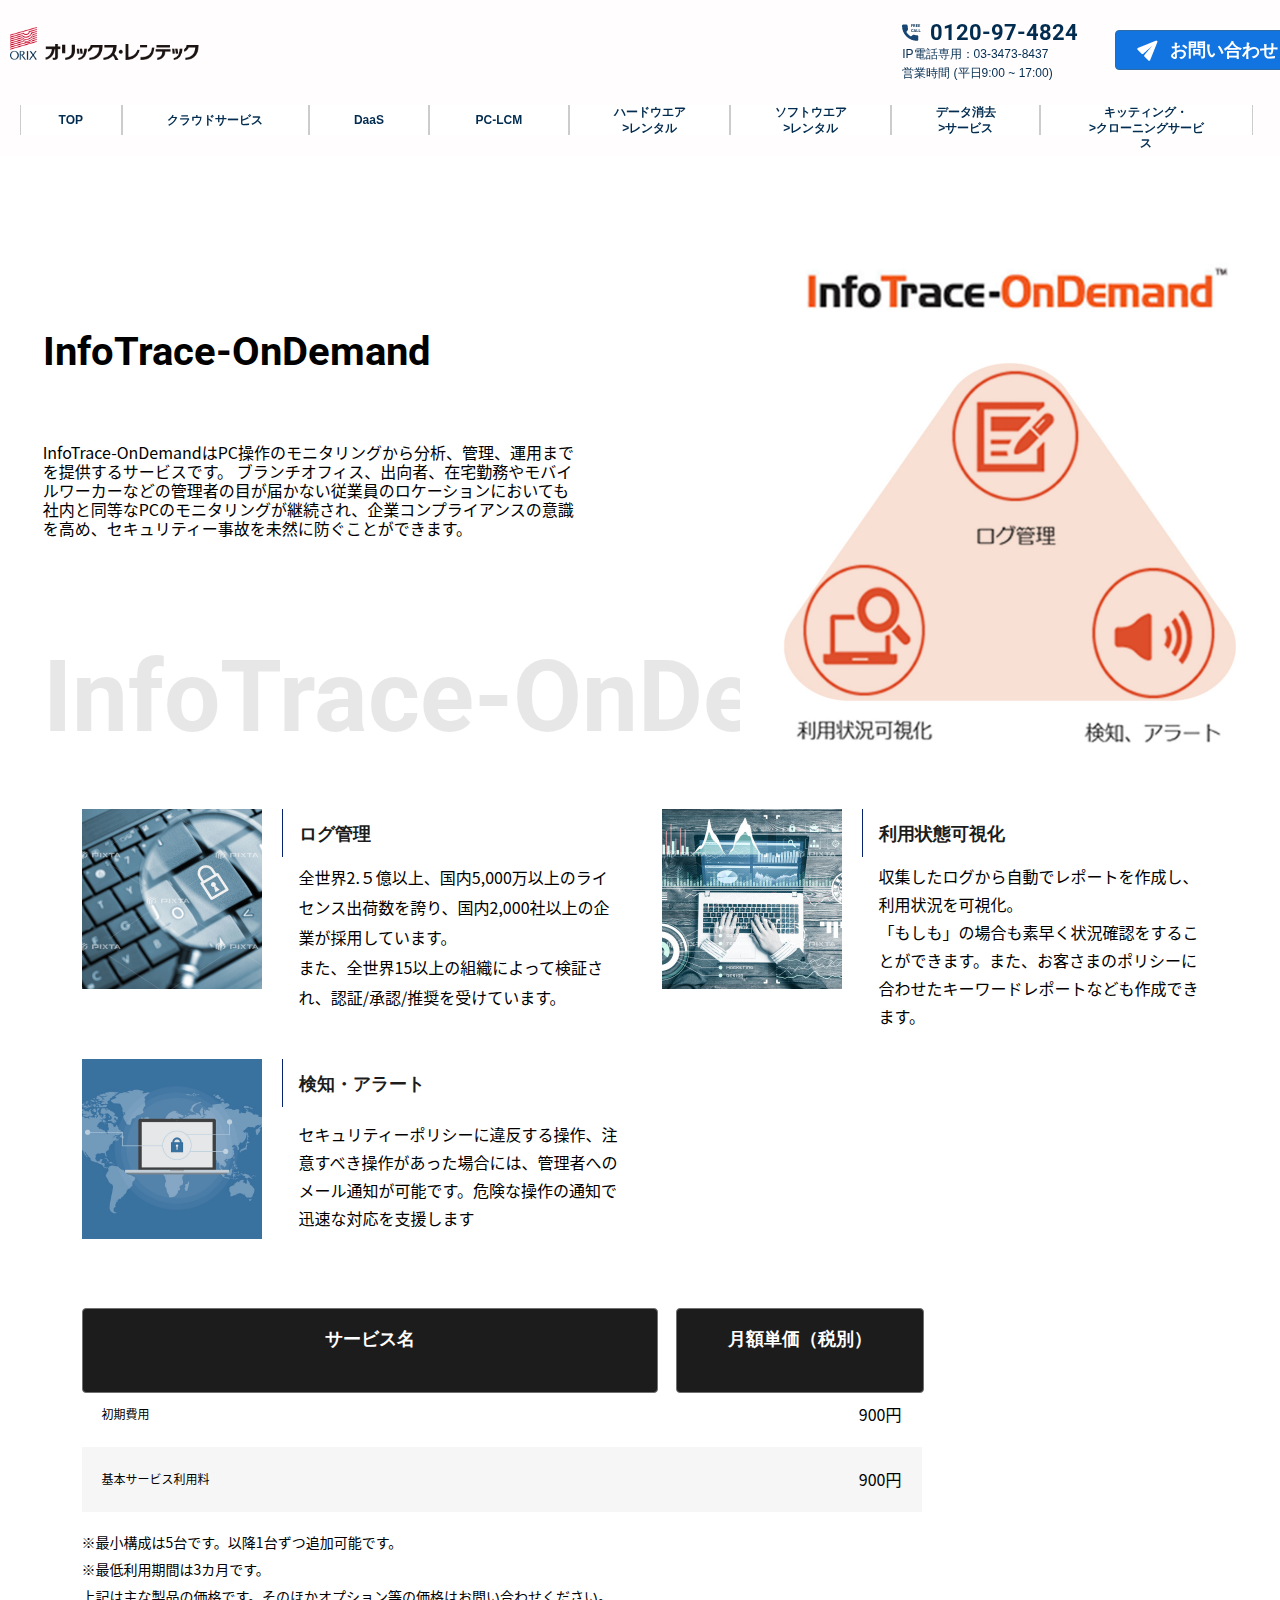
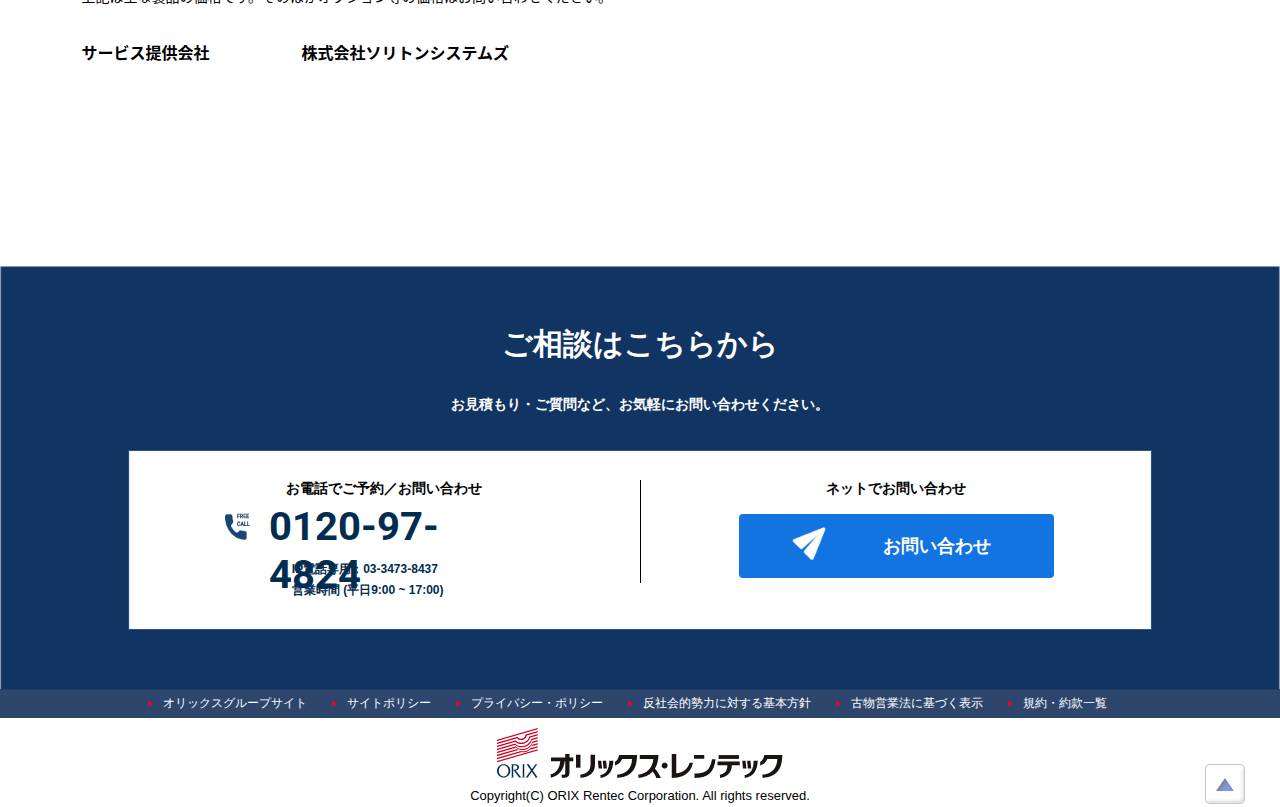
<file: InfoTrace-OnDemand/index.html>
<!DOCTYPE HTML PUBLIC "-//W3C//DTD HTML 4.01 Transitional//EN" "http://www.w3.org/TR/html4/loose.dtd">
<html>
<head>
<meta http-equiv="Content-Type" content="text/html; charset=UTF-8">
<meta name="viewport" content="width=device-width, initial-scale=1.0">
<title>InfoTrace-OnDemand</title>
<link href="../Untitled1.css" rel="stylesheet" type="text/css">
<link href="../font-awesome.min.css" rel="stylesheet" type="text/css">
<link href="InfoTrace-OnDemand.css" rel="stylesheet" type="text/css">
<link href='http://fonts.googleapis.com/css?family=Roboto' rel='stylesheet' type='text/css'>
</head>
<body>

<div id="wb_Text6" style="position:absolute;left:3.333%;top:328px;width:524px;height:60px;z-index:9;text-align:left;">
<span>InfoTrace-OnDemand</span></div>
<div id="wb_Text7" style="position:absolute;left:3.333%;top:443px;width:538px;height:166px;z-index:10;text-align:left;">
<span>InfoTrace-OnDemandはPC操作のモニタリングから分析、管理、運用までを提供するサービスです。 ブランチオフィス、出向者、在宅勤務やモバイルワーカーなどの管理者の目が届かない従業員のロケーションにおいても社内と同等なPCのモニタリングが継続され、企業コンプライアンスの意識を高め、セキュリティー事故を未然に防ぐことができます。</span></div>


<div id="cont1" style="position: absolute;left:calc(50% - 558.5px);top:809px;width:1117px;height:456px;">
   <div id="cc1" style="position:absolute;left:0;top:0;width:539px;height:197px;z-index:11;">
   
      <div id="wb_Image4" style="position:absolute;left:0;top:0;width:180px;height:180px;z-index:11;">
      <img src="../images/bg-2@2x(2).png" id="Image4" alt="Mobirise"></div>

      <div id="wb_Heading5" style="position:absolute;left:217px;top:15px;width:79px;height:18px;z-index:49;">
         <h3 id="Heading5">ログ管理</h3></div>

      <hr id="Line4" style="position:absolute;left:200px;top:0;width:1px;height:48px;z-index:50;">
      
      <div id="wb_Text9" style="position:absolute;left:217px;top:53px;width:322px;height:144px;z-index:48;text-align:left;">
         <span>
            全世界2.５億以上、国内5,000万以上のライセンス出荷数を誇り、国内2,000社以上の企業が採用しています。
            <br>
            また、全世界15以上の組織によって検証され、認証/承認/推奨を受けています。
         </span></div>
         
   </div>

   <div id="cc2" style="position:absolute;left:580px;top:0;width:537px;height:216px;z-index:35;">
      <div id="wb_Image5" style="position:absolute;left:0;top:0;width:180px;height:180px;z-index:18;">
         <img src="../images/bg-1@2x(2).png" id="Image5" alt="Mobirise"></div>

      <div id="wb_Heading3" style="position:absolute;left:217px;top:15px;width:130px;height:18px;z-index:52;">
         <h3 id="Heading3">利用状態可視化</h3></div>

      <hr id="Line2" style="position:absolute;left:200px;top:0;width:1px;height:48px;z-index:53;">
      
   <div id="wb_Text10" style="position:absolute;left:217px;top:53px;width:320px;height:163px;z-index:51;text-align:left;">
      <span >
         収集したログから自動でレポートを作成し、 利用状況を可視化。 
         <br>
         「もしも」の場合も素早く状況確認をするこ とができます。また、お客さまのポリシーに合わせたキーワードレポートなども作成できます。
      </span></div>
   </div>

   
   <div id="cc3" style="position:absolute;left:0;top:250px;width:537px;height:180px;z-index:31;">

      <div id="wb_Image1" style="position:absolute;left:0;top:0;width:180px;height:180px;z-index:17;">
         <img src="../images/bg@2x(2).png" id="Image1" alt="Mobirise"></div>

      <div id="wb_Heading2" style="position:absolute;left:217px;top:15px;width:325px;height:31px;z-index:55;">
         <h3 id="Heading2">検知・アラート</h3></div>

      <hr id="Line1" style="position:absolute;left:200px;top:0;width:1px;height:48px;z-index:56;">

      <div id="wb_Text12" style="position:absolute;left:217px;top:61px;width:320px;height:107px;z-index:54;text-align:left;">
         <span>
            セキュリティーポリシーに違反する操作、注意すべき操作があった場合には、管理者へのメール通知が可能です。危険な操作の通知で迅速な対応を支援します
         </span></div>
   </div>

   <table class="c" style="position: absolute; top: 510px;width: 840px;left:0;">
         <tr>
            <th width="580px">
               <div style="
                  background-color: #1C1C1C;
                  height: 100%;
                  text-align: center;
                  width: 96.66667%;
                  border: 1px solid #707070;
                  border-radius: 4px;
                  padding-top: 20px;
                  ">サービス名</div>
               </th>
               <th width="240px">
                  <div style="
                     background-color: #1C1C1C;
                     height: 100%;
                     text-align: center;
                     width: 100%;
                     border: 1px solid #707070;
                     border-radius: 4px;
                     padding-top: 20px;
                     ">月額単価（税別）</div>
         </tr>
         <tr>
            <td style="text-align: left;">初期費用</td>
            <td style="text-align: right;">900円</td>
         </tr>
         <tr style="background-color: #F6F6F6;">
         <td style="text-align: left;">基本サービス利用料</td>
         <td style="text-align: right;">900円</td>
         </tr>
         
      </table>
               
      <div id="wb_Text23" style="position:absolute;left:0px;top:720px;width:540px;height:74px;z-index:12;text-align:left;">
         <span>
            ※最小構成は5台です。以降1台ずつ追加可能です。 
            <br>
            ※最低利用期間は3カ月です。 
            <br>
            上記は主な製品の価格です。そのほかオプション等の価格はお問い合わせください。
         </span></div>
                  
         <div id="cont2" style="position:absolute;left:0;top:830px;width:500px;height:35px;">
            <div id="wb_Text20" style="position:absolute;left:0;top:0;width:180px;height:35px;z-index:18;text-align:left;">
               <span>サービス提供会社</span></div>
               <div id="wb_Text30" style="position:absolute;left:220px;top:0;width:300px;height:35px;z-index:19;text-align:left;">
               <span>株式会社ソリトンシステムズ</span></div>
               
         
         </div>
</div>

<div id="wb_Heading1" style="position:absolute;left:3.333%;top:638px;width:1160px;height:111px;z-index:15;">
<h1 id="Heading1">InfoTrace-OnDemand</h1></div>
<div id="wb_Image2" style="position:absolute;left:calc(100% - 540px);top:212px;width:540px;height:540px;z-index:16;">
<img src="../images/bg_img@2x(1).png" id="Image2" alt=""></div>




<div id="wb_CssMenu2" style="">
<ul>
<li class="firstmain"><a href="#" target="_self" title="&#12458;&#12522;&#12483;&#12463;&#12473;&#12464;&#12523;&#12540;&#12503;&#12469;&#12452;&#12488;">&#12458;&#12522;&#12483;&#12463;&#12473;&#12464;&#12523;&#12540;&#12503;&#12469;&#12452;&#12488;</a>
</li>
<li><a href="#" target="_self" title="&#12469;&#12452;&#12488;&#12509;&#12522;&#12471;&#12540;">&#12469;&#12452;&#12488;&#12509;&#12522;&#12471;&#12540;</a>
</li>
<li><a href="#" target="_self" title="&#12503;&#12521;&#12452;&#12496;&#12471;&#12540;&#12539;&#12509;&#12522;&#12471;&#12540;">&#12503;&#12521;&#12452;&#12496;&#12471;&#12540;&#12539;&#12509;&#12522;&#12471;&#12540;</a>
</li>
<li><a href="#" target="_self" title="&#21453;&#31038;&#20250;&#30340;&#21218;&#21147;&#12395;&#23550;&#12377;&#12427;&#22522;&#26412;&#26041;&#37341;">&#21453;&#31038;&#20250;&#30340;&#21218;&#21147;&#12395;&#23550;&#12377;&#12427;&#22522;&#26412;&#26041;&#37341;</a>
</li>
<li><a href="#" target="_self" title="&#21476;&#29289;&#21942;&#26989;&#27861;&#12395;&#22522;&#12389;&#12367;&#34920;&#31034;">&#21476;&#29289;&#21942;&#26989;&#27861;&#12395;&#22522;&#12389;&#12367;&#34920;&#31034;</a>
</li>
<li><a href="#" target="_self" title="&#35215;&#32004;&#12539;&#32004;&#27454;&#19968;&#35239;">&#35215;&#32004;&#12539;&#32004;&#27454;&#19968;&#35239;</a>
</li>
</ul>
</div>
<div id="wb_Text4" style="position:absolute;left:0;top:2388px;width:100%;height:16px;text-align:center;z-index:32;">
<span style="color:#000000;font-family:Arial;font-size:13px;">Copyright(C) ORIX Rentec Corporation. All rights reserved.</span></div>
<div id="wb_Image49" style="position: absolute;left: calc(50% - 143px);top:2328px;width:286px;height:50px;z-index:100;">
<a href="https://www.orixrentec.jp/index.html">
   <img src="../images/logo.png" id="Image49" alt="">
</a>
</div>
<div id="wb_Image12" style="position:absolute;left:94.1667%;top:2364px;width:40px;height:40px;filter:alpha(opacity=50);opacity:0.50;z-index:34;">
   <a href="#" target="_self">
      <img src="../images/arrow_page_top.png" id="Image12" alt=""></a></div>

      <div id="wb_Shape4" style="position:absolute;left:0px;top:1866px;width:100%;height:424px;z-index:102;">

         <img src="../images/img0034.png" id="Shape4" alt="" style="width:100%;height:424px;">
         
            <div id="wb_Heading6" style="position:absolute;top:60px;width:100%;height:30px;text-align:center;z-index:112;">
            <h3 id="Heading6">ご相談はこちらから</h3></div>
            <div id="wb_Heading7" style="position:absolute;top:130px;width:100%;height:16px;text-align:center;z-index:113;">
            <h3 id="Heading7">お見積もり・ご質問など、お気軽にお問い合わせください。</h3></div>
         
            <div id="wb_Shape6" style="position:absolute;left: 10%;width:80%;top:184px;height:180px;z-index:103;">
            <img src="../images/img0146.png" id="Shape6" alt="" style="width:100%;height:100%;">
            <hr id="Line7" style="position:absolute;left:50%;top:30px;width:1px;height:103px;z-index:114;">
            
            <div id="wb_Text38" style="position:absolute;left:0;top:30px;width:50%;height:23px;z-index:104;text-align:center;">
               
            <span >お電話でご予約／お問い合わせ</span></div>
            <div id="wb_Text39" style="position:absolute;left:13.75%;top:53px;width:260px;height:54px;z-index:105;text-align:left;">
            <span >0120-97-4824</span></div>
            <div id="wb_Text40" style="position:absolute;left:16%;top:112px;width:173px;height:12px;z-index:106;text-align:left;">
            <span>IP電話専用：03-3473-8437</span></div>
            <div id="wb_Text41" style="position:absolute;left:16%;top:133px;width:175px;height:12px;z-index:107;text-align:left;">
            <span>営業時間 (平日9:00 ~ 17:00)</span></div>
            <div id="wb_Text42" style="position:absolute;left:50%;top:30px;width:50%;height:23px;text-align:center;z-index:108;">
            <span >ネットでお問い合わせ</span></div>
            <div id="wb_Image47" style="position:absolute;left:9.51354%;top:62.11px;width:28px;height:28px;z-index:110;">
            <img src="../images/ic_phone@2x.png" id="Image47" alt=""></div>
         
            <div id="wb_Image48" style="">
               <a href="https://www.orixrentec.jp/index.html">
               <img src="../images/ic_message@2x.png" id="Image48" alt="">
               </a>
               <input type="button" id="Button21" onclick="window.location.href='https://www.orixrentec.jp/index.html';return false;" name="お問い合わせ" value="お問い合わせ" style="">
           </div>
         
         </div>
      </div>

<div id="PageHeader1" style="position:fixed;text-align:center;left:0;top:0;right:0;height:156px;z-index:7777;">
    <div id="PageHeader1_Container" style="height:100%;width:100%;position:relative;margin-left:auto;margin-right:auto;text-align:left;">
      <div class="header">
         <div class="header__content">
            <div class="header__left-col">
               
               <p class="header__logo">
                  <a href="https://www.orixrentec.jp/index.html">
                     <img src="../images/logo.png"  alt="" width="189">
                  </a>
               </p>
                  
            </div>
            <div class="header__right-col">
               
               <div id="wb_Text1" style="">
                  <span>IP電話専用：03-3473-8437</span>
               </div>
               <div id="wb_Text2" style="">
                  <span>営業時間 (平日9:00 ~ 17:00)</span>
               </div>
               
               
               <div id="wb_Image45" style="position:absolute;left:67.334%;top:20px;width:179px;height: 22px;z-index:4;">
                  <img src="../images/ic_phone.png" id="Image45" alt="">
                  <div id="wb_Text5" style="">
                     <span style="">0120-97-4824</span>
                  </div>
               </div>
               
               <div id="wb_Image46" style="">
                  <a href="https://www.orixrentec.jp/index.html">
                     <img src="../images/ic_message.png" id="Image46" alt="">
                  </a>
                  <input type="button" id="Button1" onclick="window.location.href='https://www.orixrentec.jp/index.html';return false;" name="お問い合わせ" value="お問い合わせ" style="">
               </div>
            </div>
               
         </div>
            
      </div>

    <div id="wb_CssMenu1" style="z-index:7;">
      <ul>
         <li class="firstmain"  id="l1" ><a href="../index.html" target="_self" style=" width: 100%;">TOP</a>
         </li>
         <li  id="l2" ><a href="../wire_cloudservice/index.html" target="_self" title="クラウドサービス" style=" width: 100%;">クラウドサービス</a>
         </li>
         <li  id="l3" ><a href="../DaaS/index.html" target="_self" style=" width:100%;">DaaS</a>
         </li>
         <li  id="l4" ><a href="../PC-LCM/index.html" target="_self" style=" width: 100%;">PC-LCM</a>
         </li>
         <li  id="l5" ><a href="../hardware_rental/index.html" target="_self" title="ハードウエア レンタル" style=" width: 100%;"><div id="l55">ハードウエア<br>>レンタル</div></a>
         </li>
         <li  id="l6" ><a href="../softwarerental/index.html" target="_self" title="ソフトウエア レンタル" style=" width: 100%;"><div id="l66">ソフトウエア<br>>レンタル</div></a>
         </li>
         <li  id="l7" ><a href="../Data_Erasure_Solution_Service/index.html" target="_self" title="データ消去 サービス" style=" width:100%;"><div id="l77">データ消去<br>>サービス</div></a>
         </li>
         <li  id="l8" ><a href="../Kittingandcloningservices/index.html" target="_self" title="キッティング・ クローニングサービス" style=" width: 100%;"><div id="l88">キッティング・<br>>クローニングサービス</div></a>
         </li>
      </ul>
    </div>
    <div class="header__mob">
      <div class="header__content">
         <div class="header__left-col">
            <p class="header__logo">
               <a href="https://www.orixrentec.jp/index.html">
                  <img src="../images/logo.png"  alt="" width="88%">
               </a>
            </p>
         </div>
         <div class="header__right-col">
            <div id="wb_Image50" onclick="myFunction()">
               <i class="fa fa-bars" aria-hidden="true"></i></div>
             <div id="wb_Image51" >
               <i class="fa fa-envelope" aria-hidden="true"></i></div>         
         </div>
      </div>
    </div>

   <div id="wb_CssMenu3" class="hide" style="z-index:7;">
      <ul>
         <li class="firstmain" id="l31" ><a href="../index.html" target="_self" style=" width: -webkit-fill-available;">TOP</a>
         </li>
         <li id="l32" ><a href="../wire_cloudservice/index.html" target="_self" title="クラウドサービス" style=" width: -webkit-fill-available;">クラウドサービス</a>
         </li>
         <li id="l33" ><a href="../DaaS/index.html" target="_self" style=" width:-webkit-fill-available;">DaaS</a>
         </li>
         <li id="l34" ><a href="../PC-LCM/index.html" target="_self" style=" width: -webkit-fill-available;">PC-LCM</a>
         </li>
         <li id="l35" ><a href="../hardware_rental/index.html" target="_self" title="ハードウエア レンタル" style=" width: -webkit-fill-available;"><span>ハードウエア レンタル</span></a>
         </li>
         <li id="l36" ><a href="../softwarerental/index.html" target="_self" title="ソフトウエア レンタル" style=" width: -webkit-fill-available;"><span>ソフトウエア レンタル</span></a>
         </li>
         <li id="l37" ><a href="../Data_Erasure_Solution_Service/index.html" target="_self" title="データ消去 サービス" style=" width:-webkit-fill-available;"><span>データ消去 サービス</span></a>
         </li>
         <li id="l38" ><a href="../Kittingandcloningservices/index.html" target="_self" title="キッティング・ クローニングサービス" style=" width: -webkit-fill-available;"><span>キッティング・ クローニングサービス</span></a>
         </li>
      </ul>
    </div>
    </div>
    </div>

    <script>
      function myFunction() {
        var x = document.getElementById("wb_CssMenu3");
        console.log(x)
        if (x.className.indexOf("show") == -1) { 
          x.className = "show";
        } else {
         x.className = "hide";
        }
      }
   </script>
</body>
</html>
</file>
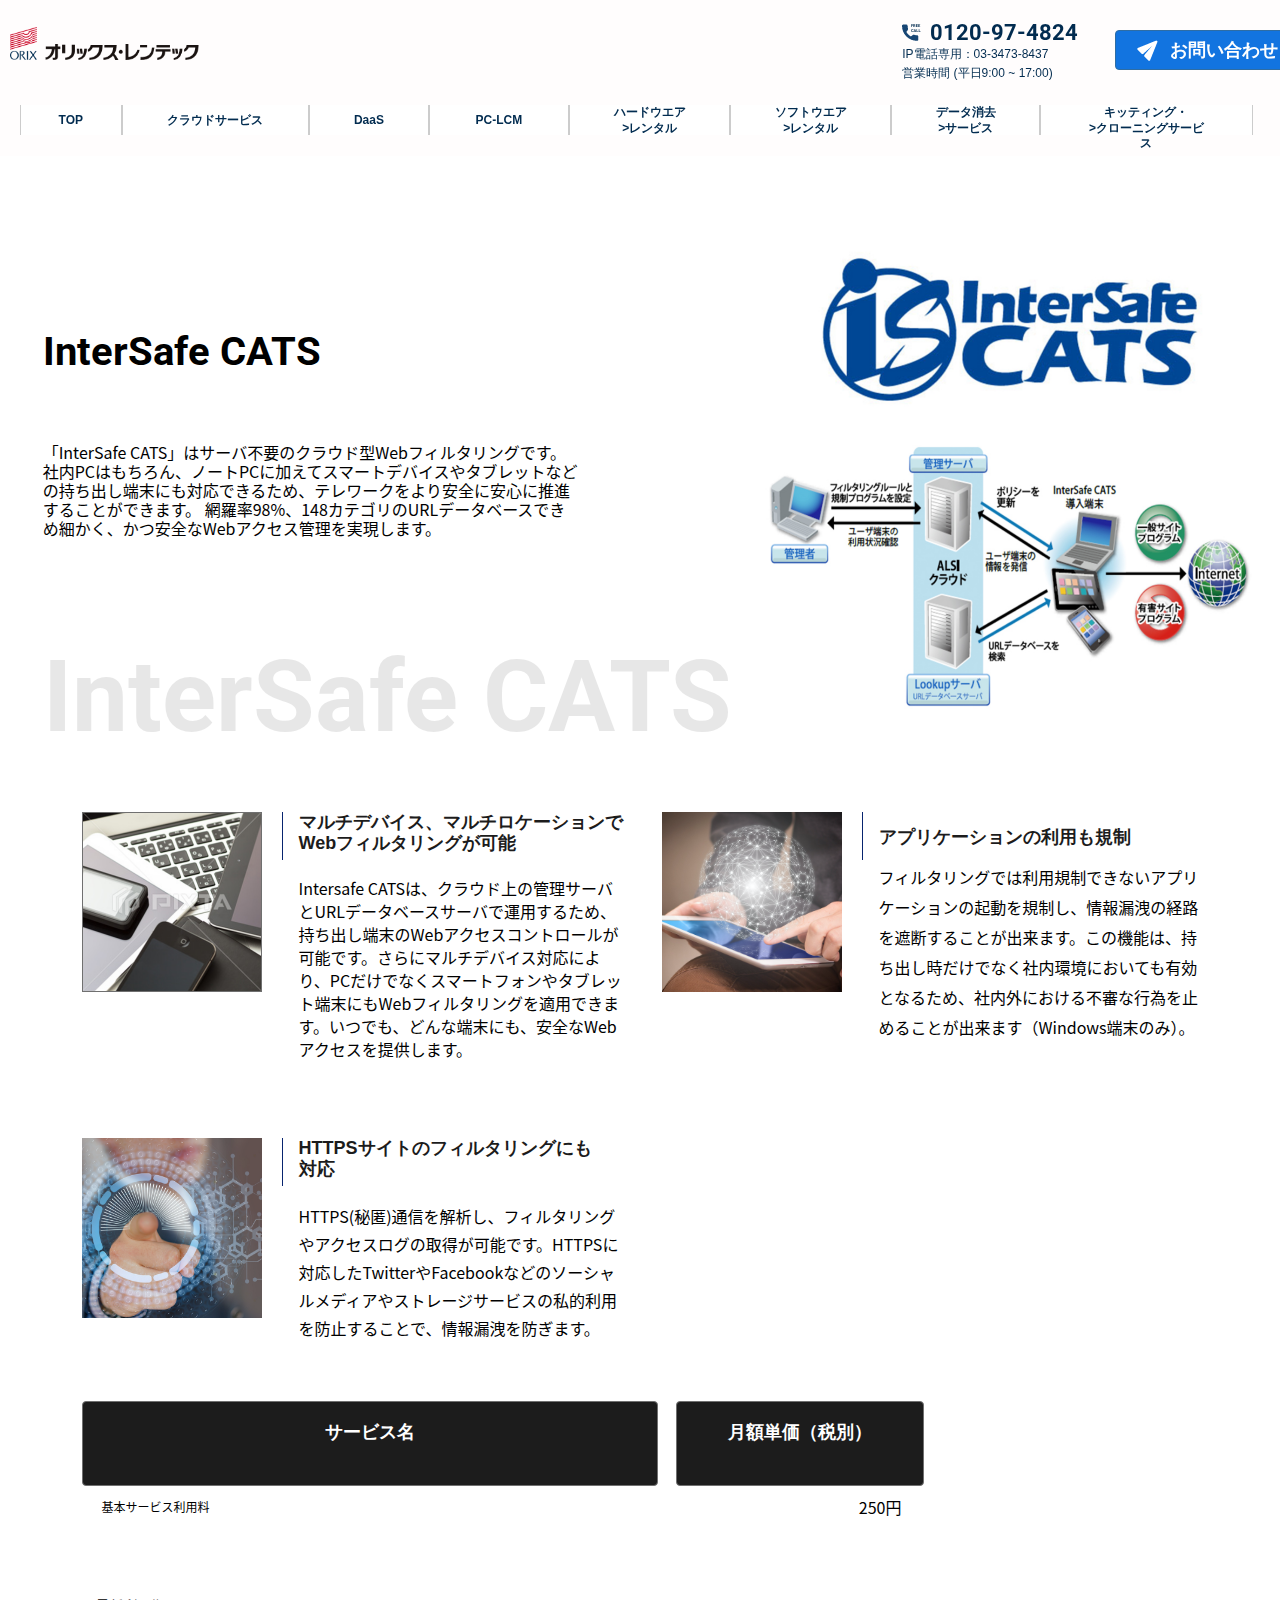
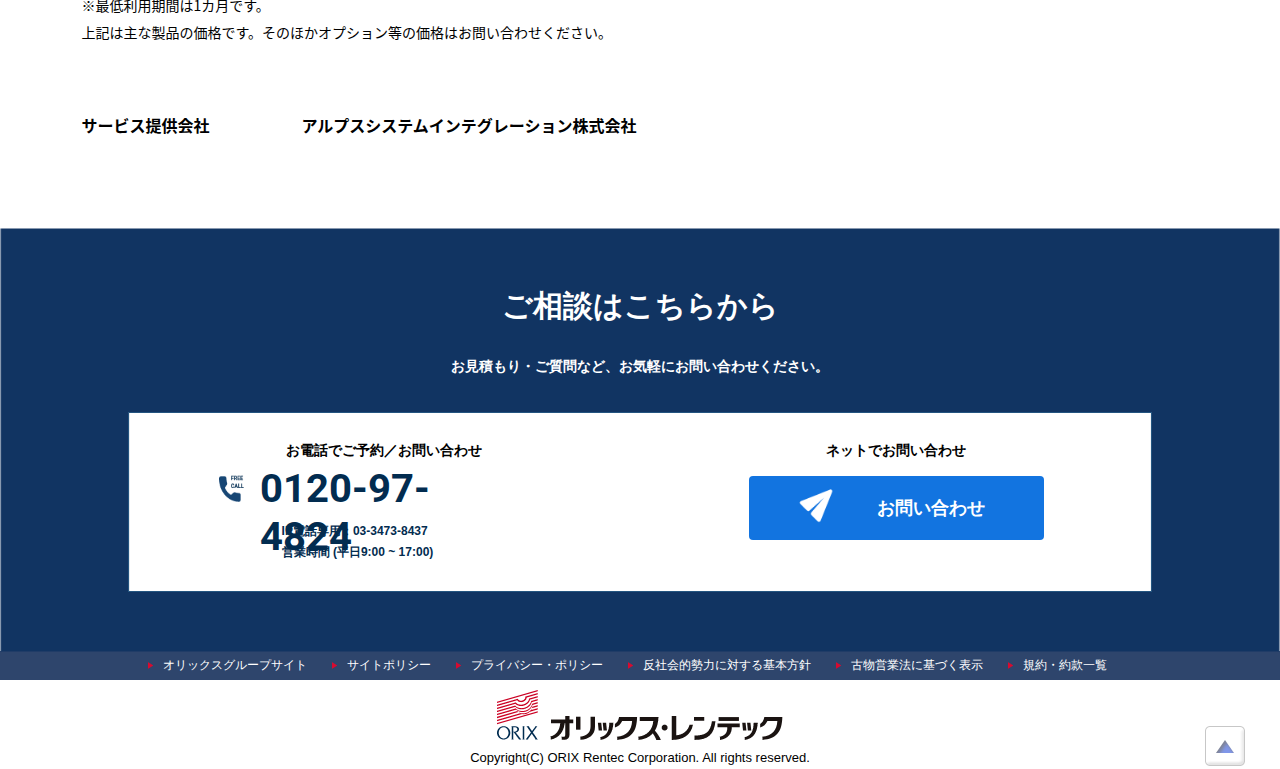
<file: InterSafe_CATS/index.html>
<!DOCTYPE HTML PUBLIC "-//W3C//DTD HTML 4.01 Transitional//EN" "http://www.w3.org/TR/html4/loose.dtd">
<html>
<head>
<meta http-equiv="Content-Type" content="text/html; charset=UTF-8">
<meta name="viewport" content="width=device-width, initial-scale=1.0">
<title>InterSafe CATS</title>
<link href="../Untitled1.css" rel="stylesheet" type="text/css">
<link href="../font-awesome.min.css" rel="stylesheet" type="text/css">
<link href="InterSafe_CATS.css" rel="stylesheet" type="text/css">
<link href='http://fonts.googleapis.com/css?family=Roboto' rel='stylesheet' type='text/css'>
</head>
<body>

<div id="wb_Text6" style="position:absolute;z-index:9;text-align:left;">
<span>InterSafe CATS</span></div>
<div id="wb_Text7" style="position:absolute;z-index:10;text-align:left;">
<span >「InterSafe CATS」はサーバ不要のクラウド型Webフィルタリングです。社内PCはもちろん、ノートPCに加えてスマートデバイスやタブレットなどの持ち出し端末にも対応できるため、テレワークをより安全に安心に推進することができます。 網羅率98%、148カテゴリのURLデータベースできめ細かく、かつ安全なWebアクセス管理を実現します。</span></div>


<div id="cont1" style="position: absolute;">
   <div id="cc1" style="position:absolute;z-index:11;">
      
      <div id="wb_Image4" style="position:absolute;left:0;top:0;width:180px;height:180px;z-index:11;">
         <img src="../images/bg-2@2x(11).png" id="Image4" alt="Mobirise"></div>

      <div id="wb_Heading4" style="position:absolute;left:217px;z-index:31;">
         <h3 id="Heading4">マルチデバイス、マルチロケーションで Webフィルタリングが可能</h3>
      </div>

      <hr id="Line4" style="position:absolute;left:200px;top:0;width:1px;height:48px;z-index:32;">
         
      <div id="wb_Text9" style="position:absolute;left:217px;z-index:30;text-align:left;">
      <span>
         Intersafe CATSは、クラウド上の管理サーバとURLデータベースサーバで運用するため、持ち出し端末のWebアクセスコントロールが可能です。さらにマルチデバイス対応により、PCだけでなくスマートフォンやタブレット端末にもWebフィルタリングを適用できます。いつでも、どんな端末にも、安全なWebアクセスを提供します。
      </span></div>
   </div>

   <div id="cc2" style="position:absolute;z-index:19;">

      <div id="wb_Image5" style="position:absolute;left:0;top:0;width:180px;height:180px;z-index:19;">
         <img src="../images/bg-1_InterSafe CATS.png" id="Image5" alt="Mobirise"></div>

      <div id="wb_Heading3" style="position:absolute;left:217px;z-index:35;">
         <h3 id="Heading3">アプリケーションの利用も規制</h3></div>

      <hr id="Line2" style="position:absolute;left:200px;top:0;width:1px;height:48px;z-index:36;">
      
      <div id="wb_Text10" style="position:absolute;left:217px;z-index:20;text-align:left;">
         <span >
            フィルタリングでは利用規制できないアプリケーションの起動を規制し、情報漏洩の経路を遮断することが出来ます。この機能は、持ち出し時だけでなく社内環境においても有効となるため、社内外における不審な行為を止めることが出来ます（Windows端末のみ）。
         </span></div>
   </div>

   <div id="cc3" style="position:absolute;z-index:17;">

      <div id="wb_Image1" style="position:absolute;left:0;top:0;width:180px;height:180px;z-index:17;">
         <img src="../images/bg_InterSafe CATS.png" id="Image1" alt="Mobirise"></div>

      <div id="wb_Heading2" style="position:absolute;z-index:33;">
         <h3 id="Heading2">HTTPSサイトのフィルタリングにも <br>対応</h3>
         <h3 id="Heading22">HTTPSサイトのフィルタリングにも 対応</h3>
      </div>

      <hr id="Line1" style="position:absolute;left:200px;top:0;width:1px;height:48px;z-index:34;">
      
      <div id="wb_Text29" style="position:absolute;z-index:18;text-align:left;">
         <span>
            HTTPS(秘匿)通信を解析し、フィルタリングやアクセスログの取得が可能です。HTTPSに対応したTwitterやFacebookなどのソーシャルメディアやストレージサービスの私的利用を防止することで、情報漏洩を防ぎます。
         </span></div>
          
   </div>
      
   <table class="c" style="position: absolute; ">
      <tr>
         <th width="580px">
            <div style="
               background-color: #1C1C1C;
               height: 100%;
               text-align: center;
               width: 96.66667%;
               border: 1px solid #707070;
               border-radius: 4px;
               padding-top: 20px;
               ">サービス名</div>
            </th>
            <th width="240px">
               <div style="
                  background-color: #1C1C1C;
                  height: 100%;
                  text-align: center;
                  width: 100%;
                  border: 1px solid #707070;
                  border-radius: 4px;
                  padding-top: 20px;
                  ">月額単価（税別）</div>
            </th>
      </tr>
      <tr>
         <td style="text-align: left;">基本サービス利用料</td>
         <td style="text-align: right;">250円</td>
      </tr>
      
   </table>
   <div id="wb_Text23" style="position:absolute;z-index:12;text-align:left;">
      <span >
         ※最低利用期間は1カ月です。 
         <br>
         上記は主な製品の価格です。そのほかオプション等の価格はお問い合わせください。
      </span></div>
      
      <div id="cont2" style="position:absolute;">
         <div id="wb_Text20" style="position:absolute;z-index:18;text-align:left;">
            <span>サービス提供会社</span></div>
            <div id="wb_Text30" style="position:absolute;z-index:19;text-align:left;">
            <span>アルプスシステムインテグレーション株式会社</span></div>
            
                  
      </div>
</div>

<div id="wb_Heading1" style="position:absolute;z-index:15;">
<h1 id="Heading1">InterSafe CATS</h1></div>

<div id="wb_Image2" style="position:absolute;left:calc(100% - 540px);top:212px;width:540px;height:540px;z-index:16;">
<img src="../images/bg_img@2x(2).png" id="Image2" alt=""></div>

<div id="wb_Image22" style="position:absolute;left:0;top:306px;width:100%;height:auto;z-index:17;">
   <img src="../images/bg_img@2x(2).png" id="Image22" alt=""></div>
   


<div id="wb_CssMenu2" style="">
<ul>
<li class="firstmain"><a href="#" target="_self" title="&#12458;&#12522;&#12483;&#12463;&#12473;&#12464;&#12523;&#12540;&#12503;&#12469;&#12452;&#12488;">&#12458;&#12522;&#12483;&#12463;&#12473;&#12464;&#12523;&#12540;&#12503;&#12469;&#12452;&#12488;</a>
</li>
<li><a href="#" target="_self" title="&#12469;&#12452;&#12488;&#12509;&#12522;&#12471;&#12540;">&#12469;&#12452;&#12488;&#12509;&#12522;&#12471;&#12540;</a>
</li>
<li><a href="#" target="_self" title="&#12503;&#12521;&#12452;&#12496;&#12471;&#12540;&#12539;&#12509;&#12522;&#12471;&#12540;">&#12503;&#12521;&#12452;&#12496;&#12471;&#12540;&#12539;&#12509;&#12522;&#12471;&#12540;</a>
</li>
<li><a href="#" target="_self" title="&#21453;&#31038;&#20250;&#30340;&#21218;&#21147;&#12395;&#23550;&#12377;&#12427;&#22522;&#26412;&#26041;&#37341;">&#21453;&#31038;&#20250;&#30340;&#21218;&#21147;&#12395;&#23550;&#12377;&#12427;&#22522;&#26412;&#26041;&#37341;</a>
</li>
<li><a href="#" target="_self" title="&#21476;&#29289;&#21942;&#26989;&#27861;&#12395;&#22522;&#12389;&#12367;&#34920;&#31034;">&#21476;&#29289;&#21942;&#26989;&#27861;&#12395;&#22522;&#12389;&#12367;&#34920;&#31034;</a>
</li>
<li><a href="#" target="_self" title="&#35215;&#32004;&#12539;&#32004;&#27454;&#19968;&#35239;">&#35215;&#32004;&#12539;&#32004;&#27454;&#19968;&#35239;</a>
</li>
</ul>
</div>
<div id="wb_Text4" style="position:absolute;left:0;top:2350px;width:100%;height:16px;text-align:center;z-index:38;">
<span style="color:#000000;font-family:Arial;font-size:13px;">Copyright(C) ORIX Rentec Corporation. All rights reserved.</span></div>
<div id="wb_Image49" style="position: absolute;z-index:100;">
<a href="https://www.orixrentec.jp/index.html">
   <img src="../images/logo.png" id="Image49" alt="">
</a>
</div>
<div id="wb_Image12" style="position:absolute;left:94.1667%;top:2326px;width:40px;height:40px;filter:alpha(opacity=50);opacity:0.50;z-index:40;">
   <a href="#" target="_self">
      <img src="../images/arrow_page_top.png" id="Image12" alt=""></a></div>
      <div id="wb_Shape4" style="position:absolute;z-index:102;">

         <img src="../images/img0034.png" id="Shape4" alt="" style="width:100%;height:100%;">
         
            <div id="wb_Heading6" style="position:absolute;top:60px;width:100%;height:30px;text-align:center;z-index:112;">
            <h3 id="Heading6">ご相談はこちらから</h3></div>
            <div id="wb_Heading7" style="position:absolute;top:130px;width:100%;height:16px;text-align:center;z-index:113;">
            <h3 id="Heading7">お見積もり・ご質問など、お気軽にお問い合わせください。</h3></div>
         
            <div id="wb_Shape6" style="position:absolute;z-index:103;">
            <img src="../images/img0146.png" id="Shape6" alt="" style="width:100%;height:100%;">
      
            <hr id="Line7" style="position:absolute;z-index:114;">
            
            <div id="left-side"  style="position:absolute;z-index:104;text-align:center;">
               <div id="wb_Image47" style="position:absolute;z-index:110;">
                  <img src="../images/ic_phone@2x.png" id="Image47" alt="">
               </div>
      
               <div id="wb_Text38" style="position:absolute;z-index:104;text-align:center;">
                  <span >お電話でご予約／お問い合わせ</span>
               </div>
               <div id="wb_Text39" style="position:absolute;z-index:105;text-align:left;">
                  <span >0120-97-4824</span>
               </div>
               <div id="wb_Text40" style="position:absolute;z-index:106;text-align:left;">
                  <span>IP電話専用：03-3473-8437</span>
               </div>
               <div id="wb_Text41" style="position:absolute;z-index:107;text-align:left;">
                  <span>営業時間 (平日9:00 ~ 17:00)</span>
               </div>
            </div>
            
            <div id="right-side" style="position:absolute;text-align:center;z-index:108;">
               <div id="wb_Text42" style="position:absolute;text-align:center;z-index:108;">
                  <span >ネットでお問い合わせ</span></div>
                  
               
                  <div id="wb_Image48" style="">
                     <a href="https://www.orixrentec.jp/index.html">
                     <img src="../images/ic_message@2x.png" id="Image48" alt="">
                     </a>
                     <input type="button" id="Button21" onclick="window.location.href='https://www.orixrentec.jp/index.html';return false;" name="お問い合わせ" value="お問い合わせ" style="">
                 </div>
            </div>
         </div>
      </div>

<div id="PageHeader1" style="position:fixed;text-align:center;left:0;top:0;right:0;height:156px;z-index:7777;">
    <div id="PageHeader1_Container" style="height:100%;width:100%;position:relative;margin-left:auto;margin-right:auto;text-align:left;">
      <div class="header">
         <div class="header__content">
            <div class="header__left-col">
               
               <p class="header__logo">
                  <a href="https://www.orixrentec.jp/index.html">
                     <img src="../images/logo.png"  alt="" width="189">
                  </a>
               </p>
                  
            </div>
            <div class="header__right-col">
               
               <div id="wb_Text1" style="">
                  <span>IP電話専用：03-3473-8437</span>
               </div>
               <div id="wb_Text2" style="">
                  <span>営業時間 (平日9:00 ~ 17:00)</span>
               </div>
               
               
               <div id="wb_Image45" style="position:absolute;left:67.334%;top:20px;width:179px;height: 22px;z-index:4;">
                  <img src="../images/ic_phone.png" id="Image45" alt="">
                  <div id="wb_Text5" style="">
                     <span style="">0120-97-4824</span>
                  </div>
               </div>
               
               <div id="wb_Image46" style="">
                  <a href="https://www.orixrentec.jp/index.html">
                     <img src="../images/ic_message.png" id="Image46" alt="">
                  </a>
                  <input type="button" id="Button1" onclick="window.location.href='https://www.orixrentec.jp/index.html';return false;" name="お問い合わせ" value="お問い合わせ" style="">
               </div>
            </div>
               
         </div>
            
      </div>
    <div id="wb_CssMenu1" style="z-index:7;">
      <ul>
         <li class="firstmain"  id="l1" ><a href="../index.html" target="_self" style=" width: 100%;">TOP</a>
         </li>
         <li  id="l2" ><a href="../wire_cloudservice/index.html" target="_self" title="クラウドサービス" style=" width: 100%;">クラウドサービス</a>
         </li>
         <li  id="l3" ><a href="../DaaS/index.html" target="_self" style=" width:100%;">DaaS</a>
         </li>
         <li  id="l4" ><a href="../PC-LCM/index.html" target="_self" style=" width: 100%;">PC-LCM</a>
         </li>
         <li  id="l5" ><a href="../hardware_rental/index.html" target="_self" title="ハードウエア レンタル" style=" width: 100%;"><div id="l55">ハードウエア<br>>レンタル</div></a>
         </li>
         <li  id="l6" ><a href="../softwarerental/index.html" target="_self" title="ソフトウエア レンタル" style=" width: 100%;"><div id="l66">ソフトウエア<br>>レンタル</div></a>
         </li>
         <li  id="l7" ><a href="../Data_Erasure_Solution_Service/index.html" target="_self" title="データ消去 サービス" style=" width:100%;"><div id="l77">データ消去<br>>サービス</div></a>
         </li>
         <li  id="l8" ><a href="../Kittingandcloningservices/index.html" target="_self" title="キッティング・ クローニングサービス" style=" width: 100%;"><div id="l88">キッティング・<br>>クローニングサービス</div></a>
         </li>
      </ul>
    </div>
    
    <div class="header__mob">
      <div class="header__content">
         <div class="header__left-col">
            <p class="header__logo">
               <a href="https://www.orixrentec.jp/index.html">
                  <img src="../images/logo.png"  alt="" width="88%">
               </a>
            </p>
         </div>
         <div class="header__right-col">
            <div id="wb_Image50" onclick="myFunction()">
               <i class="fa fa-bars" aria-hidden="true"></i></div>
             <div id="wb_Image51" >
               <i class="fa fa-envelope" aria-hidden="true"></i></div>         
         </div>
      </div>
    </div>

   <div id="wb_CssMenu3" class="hide" style="z-index:7;">
      <ul>
         <li class="firstmain" id="l31" ><a href="../index.html" target="_self" style=" width: -webkit-fill-available;">TOP</a>
         </li>
         <li id="l32" ><a href="../wire_cloudservice/index.html" target="_self" title="クラウドサービス" style=" width: -webkit-fill-available;">クラウドサービス</a>
         </li>
         <li id="l33" ><a href="../DaaS/index.html" target="_self" style=" width:-webkit-fill-available;">DaaS</a>
         </li>
         <li id="l34" ><a href="../PC-LCM/index.html" target="_self" style=" width: -webkit-fill-available;">PC-LCM</a>
         </li>
         <li id="l35" ><a href="../hardware_rental/index.html" target="_self" title="ハードウエア レンタル" style=" width: -webkit-fill-available;"><span>ハードウエア レンタル</span></a>
         </li>
         <li id="l36" ><a href="../softwarerental/index.html" target="_self" title="ソフトウエア レンタル" style=" width: -webkit-fill-available;"><span>ソフトウエア レンタル</span></a>
         </li>
         <li id="l37" ><a href="../Data_Erasure_Solution_Service/index.html" target="_self" title="データ消去 サービス" style=" width:-webkit-fill-available;"><span>データ消去 サービス</span></a>
         </li>
         <li id="l38" ><a href="../Kittingandcloningservices/index.html" target="_self" title="キッティング・ クローニングサービス" style=" width: -webkit-fill-available;"><span>キッティング・ クローニングサービス</span></a>
         </li>
      </ul>
    </div>
    </div>
    </div>

    <script>
      function myFunction() {
        var x = document.getElementById("wb_CssMenu3");
        console.log(x)
        if (x.className.indexOf("show") == -1) { 
          x.className = "show";
        } else {
         x.className = "hide";
        }
      }
   </script>
</body>
</html>
</file>
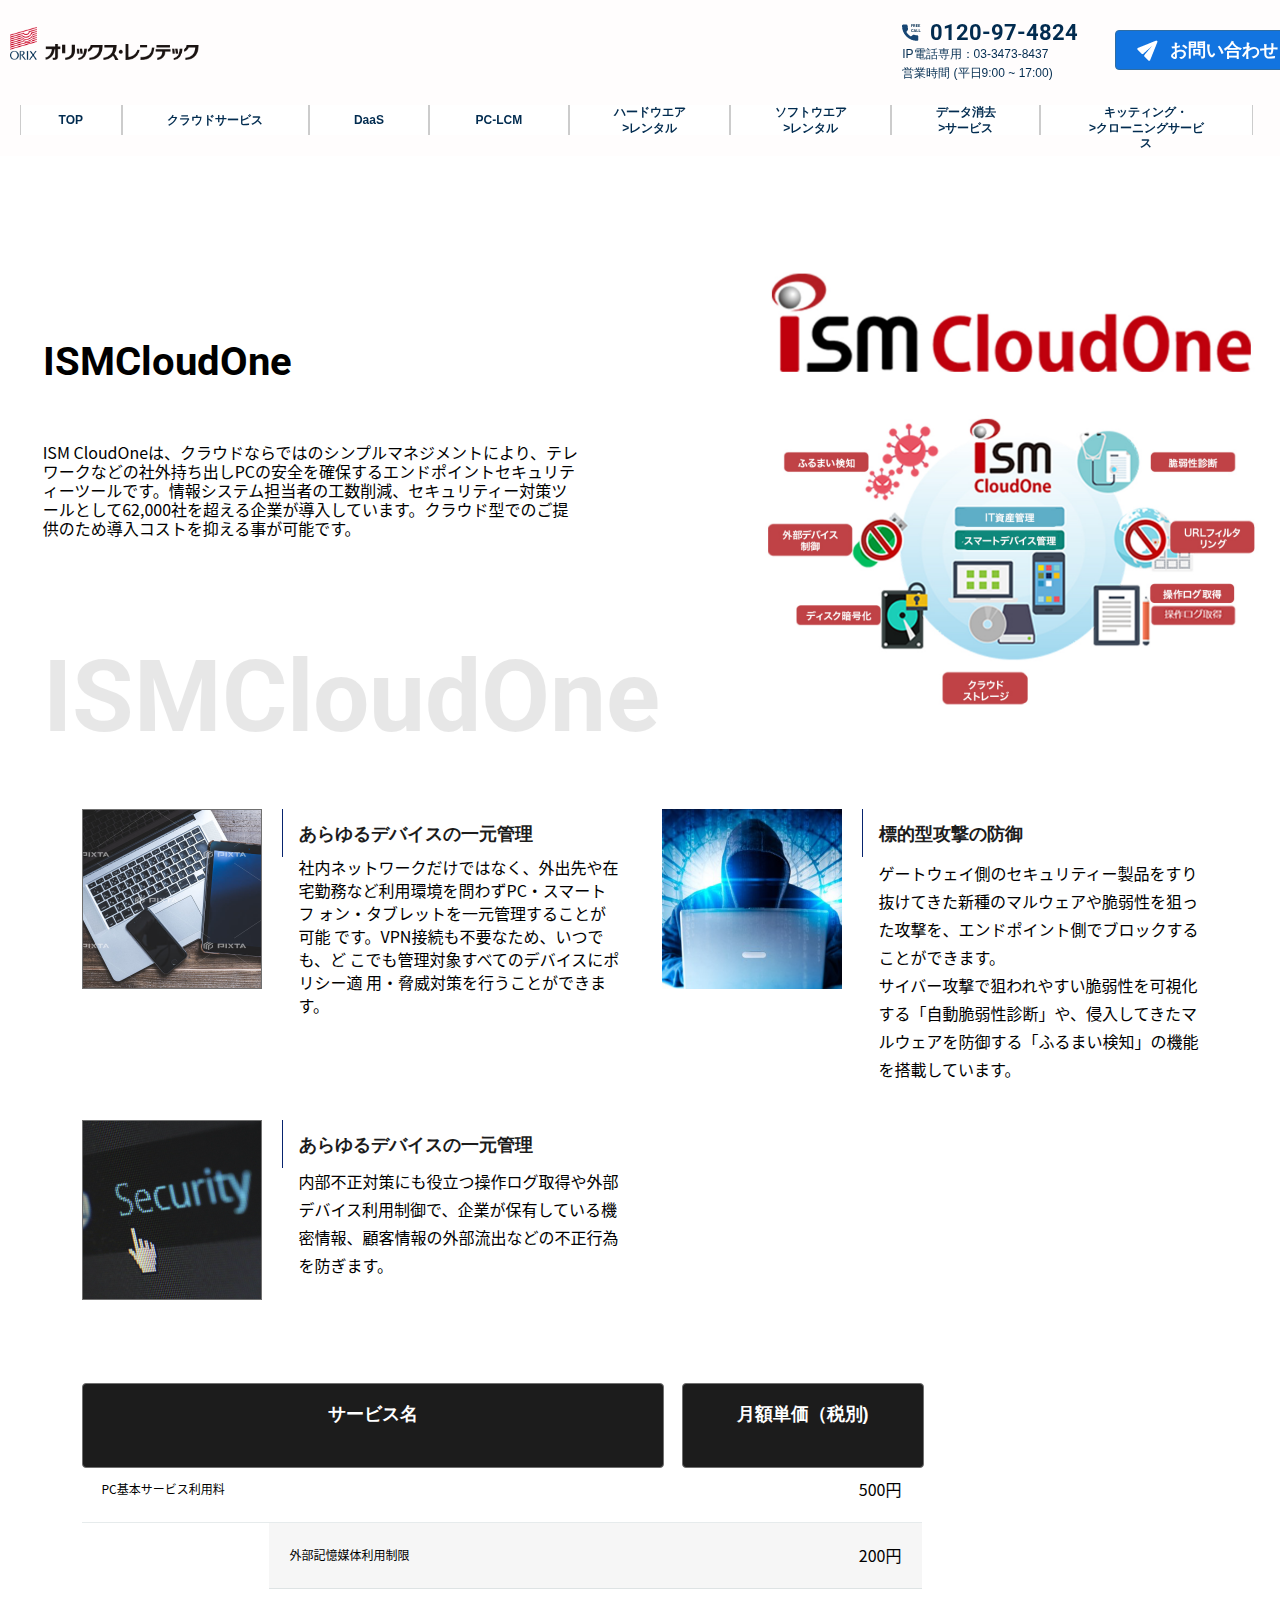
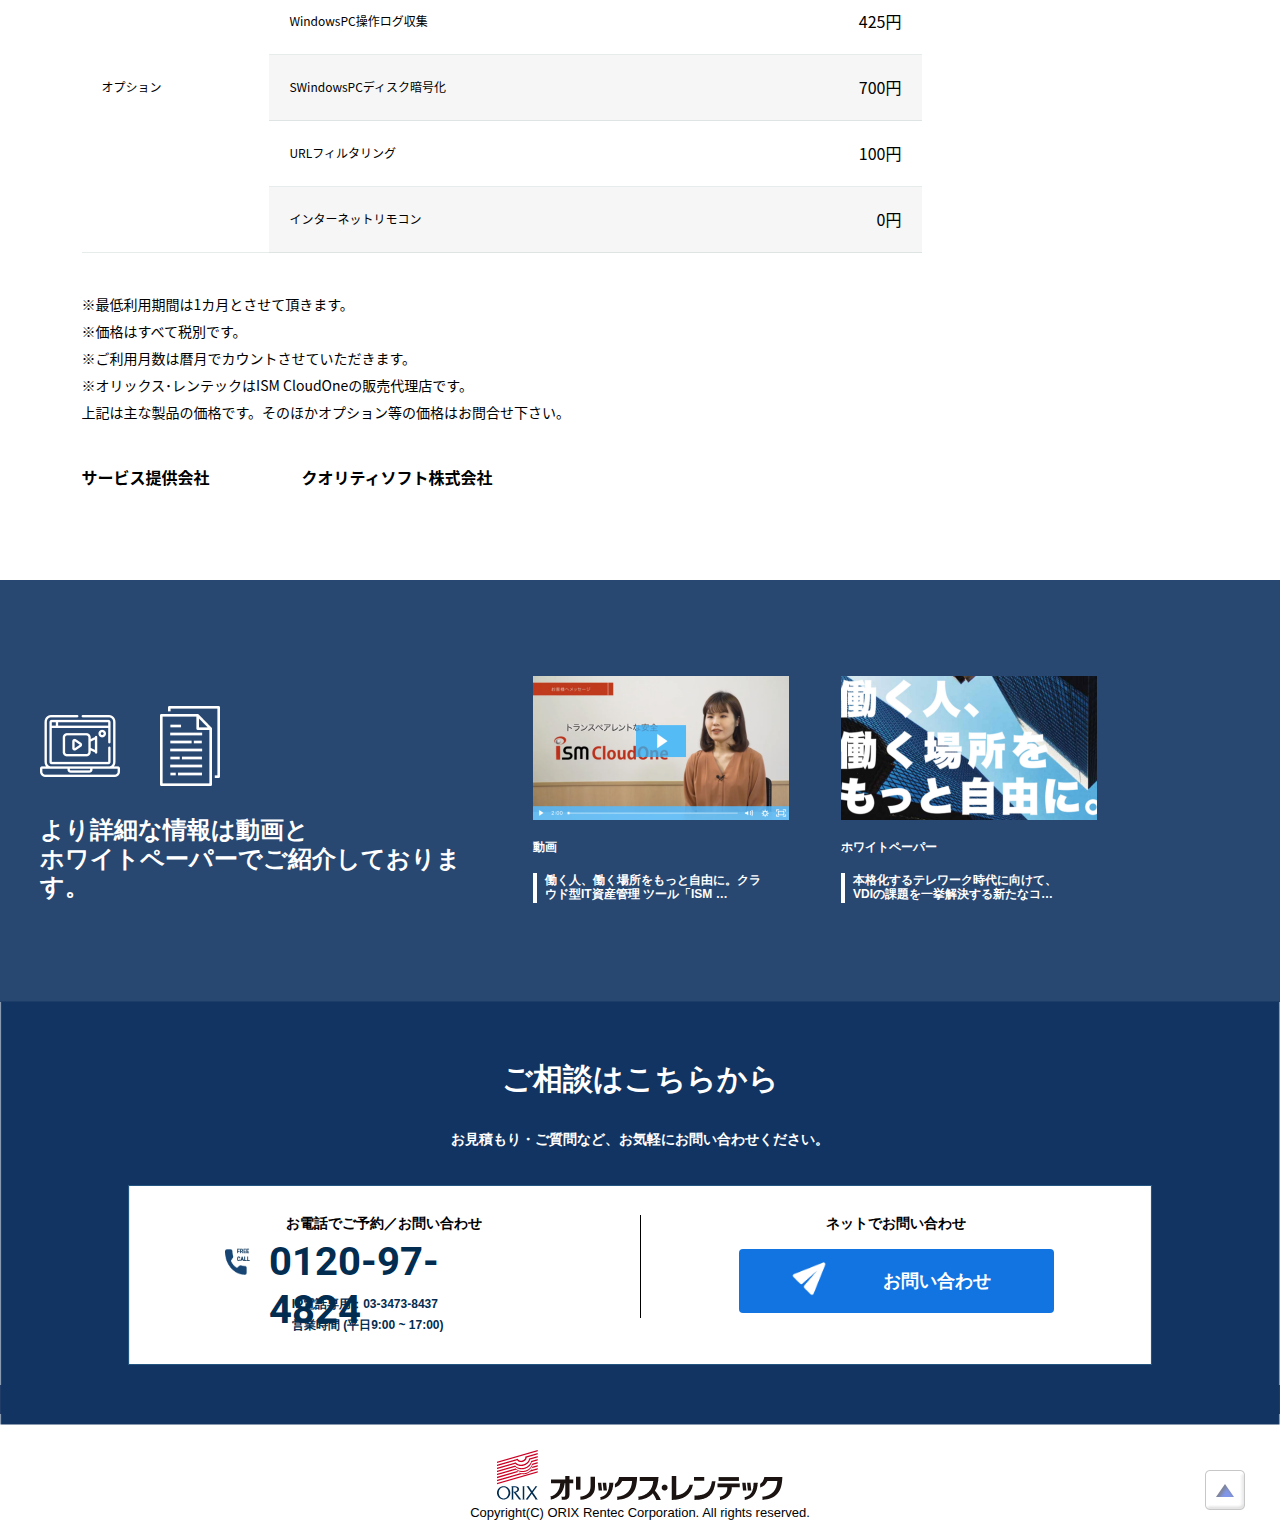
<file: ISMCloudOne/index.html>
<!DOCTYPE HTML PUBLIC "-//W3C//DTD HTML 4.01 Transitional//EN" "http://www.w3.org/TR/html4/loose.dtd">
<html>
<head>
<meta http-equiv="Content-Type" content="text/html; charset=UTF-8">
<meta name="viewport" content="width=device-width, initial-scale=1.0">
<title>ISMCloudOne</title>
<link href="../font-awesome.min.css" rel="stylesheet" type="text/css">
<link href="../Untitled1.css" rel="stylesheet" type="text/css">
<link href="../font-awesome.min.css" rel="stylesheet" type="text/css">
<link href="ISMCloudOne.css" rel="stylesheet" type="text/css">
<link href='http://fonts.googleapis.com/css?family=Roboto' rel='stylesheet' type='text/css'>
</head>
<body>

<div id="wb_Text6" style="position:absolute;left:3.3333%;top:338px;width:389px;height:60px;z-index:14;text-align:left;">
<span>ISMCloudOne</span></div>
<div id="wb_Text7" style="position:absolute;left:3.3333%;top:443px;width:540px;height:163px;z-index:15;text-align:left;">
<span >ISM CloudOneは、クラウドならではのシンプルマネジメントにより、テレワークなどの社外持ち出しPCの安全を確保するエンドポイントセキュリティーツールです。情報システム担当者の工数削減、セキュリティー対策ツールとして62,000社を超える企業が導入しています。クラウド型でのご提供のため導入コストを抑える事が可能です。</span></div>


<div id="cont1" style="position: absolute;left:calc(50% - 558.5px);top:809px;width:1117px;height:491px;">
   <div id="cc1"  style="position:absolute;left:0;top:0;width:540px;height:210px;z-index:16;">
      
      <div id="wb_Image4" style="position:absolute;left:0;top:0;width:180px;height:180px;z-index:16;">
         <img src="../images/bg@2x(15).png" id="Image4" alt="Mobirise"></div>
      <div id="wb_Heading3" style="position:absolute;left:217px;top:15px;width:311px;height:30px;z-index:48;">
         <h3 id="Heading3">あらゆるデバイスの一元管理</h3></div>
   
      <hr id="Line2" style="position:absolute;left:200px;top:0;width:1px;height:48px;z-index:49;">
      
      <div id="wb_Text9" style="position:absolute;left:217px;top:47px;width:323px;height:163px;z-index:17;text-align:left;">
         <span>
            社内ネットワークだけではなく、外出先や在 宅勤務など利用環境を問わずPC・スマートフ ォン・タブレットを一元管理することが可能 です。VPN接続も不要なため、いつでも、ど こでも管理対象すべてのデバイスにポリシー適 用・脅威対策を行うことができます。
         </span>
      </div>
   </div>

   <div id="cc2"style="position:absolute;left:580px;top:0;width:540px;height:271px;z-index:31;">

      <div id="wb_Image5" style="position:absolute;left:0;top:0;width:180px;height:180px;z-index:31;">
         <img src="../images/bg-1@2x(4).png" id="Image5" alt="Mobirise"></div>

      <hr id="Line4" style="position:absolute;left:200px;top:0;width:1px;height:48px;z-index:47;">
      

      <div id="wb_Heading4" style="position:absolute;left:217px;top:15px;width:311px;height:30px;z-index:46;">
         <h3 id="Heading4">標的型攻撃の防御</h3></div>

      <div id="wb_Text16" style="position:absolute;left:217px;top:50px;width:323px;height:221px;z-index:45;text-align:left;">
            <span>
               ゲートウェイ側のセキュリティー製品をすり抜けてきた新種のマルウェアや脆弱性を狙った攻撃を、エンドポイント側でブロックすることができます。 
               <br>
               サイバー攻撃で狙われやすい脆弱性を可視化 する「自動脆弱性診断」や、侵入してきたマ ルウェアを防御する「ふるまい検知」の機能 を搭載しています。
            </span>
         </div>

            
      
   </div>
   <div id="cc3" style="position:absolute;left:0;top:311px;width:537px;height:180px;z-index:29;">

      <div id="wb_Image1" style="position:absolute;left:0;top:0;width:180px;height:180px;z-index:29;">
         <img src="../images/bg@2x(4).png" id="Image1" alt="Mobirise"></div>
      <div id="wb_Text29" style="position:absolute;left:217px;top:47px;width:330px;height:107px;z-index:30;text-align:left;">
         <span>内部不正対策にも役立つ操作ログ取得や外部 デバイス利用制御で、企業が保有している機 密情報、顧客情報の外部流出などの不正行為 を防ぎます。</span></div>
               
      <div id="wb_Heading2" style="position:absolute;left:217px;top:15px;width:311px;height:30px;z-index:50;">
         <h3 id="Heading2">あらゆるデバイスの一元管理</h3></div>
         <hr id="Line1" style="position:absolute;left:200px;top:0;width:1px;height:48px;z-index:51;">

   </div>

   <table class="c" style="position: absolute; top: 585px;width: 840px;left:0;">
      <tr>      
         <th colspan="2" rowspan="1"  width="580px">
            <div style="
               background-color: #1C1C1C;
               height: 100%;
               text-align: center;
               width: 96.66667%;
               border: 1px solid #707070;
               border-radius: 4px;
               padding-top: 20px;
               ">サービス名</div>
            </th>           
         <th width="240px">
            <div style="
               background-color: #1C1C1C;
               height: 100%;
               text-align: center;
               width: 100%;
               border: 1px solid #707070;
               border-radius: 4px;
               padding-top: 20px;
               ">月額単価（税別)</div>
            </th>
      </tr>
      <tr>
         <td colspan="2" rowspan="1"  style="border-bottom: 1px solid rgba(131, 153, 161, 0.2); text-align: left;">PC基本サービス利用料</td>
         
         <td style="border-bottom: 1px solid rgba(131, 153, 161, 0.2); text-align: right;">500円</td>
      </tr>
      <tr style="background-color: #F6F6F6;">
         <td colspan="1" rowspan="5" style="border-bottom: 1px solid rgba(131, 153, 161, 0.2); background: #FFFFFF;">
            オプション</td>
         <td style="border-bottom: 1px solid rgba(131, 153, 161, 0.2); text-align: left;">外部記憶媒体利用制限</td>
         <td style="border-bottom: 1px solid rgba(131, 153, 161, 0.2); text-align: right;">200円</td>
      </tr>
      <tr>
         <td style="border-bottom: 1px solid rgba(131, 153, 161, 0.2); text-align: left;">WindowsPC操作ログ収集</td>
         <td style="border-bottom: 1px solid rgba(131, 153, 161, 0.2); text-align: right;">425円</td>
      </tr>
      <tr style="background-color: #F6F6F6;">
         <td style="border-bottom: 1px solid rgba(131, 153, 161, 0.2); text-align: left;">SWindowsPCディスク暗号化</td>
         <td style="border-bottom: 1px solid rgba(131, 153, 161, 0.2); text-align: right;">700円</td>
      </tr>
      <tr>
         <td style="border-bottom: 1px solid rgba(131, 153, 161, 0.2); text-align: left;">URLフィルタリング</td>
         <td style="border-bottom: 1px solid rgba(131, 153, 161, 0.2); text-align: right;">100円</td>
      </tr>
      <tr style="background-color: #F6F6F6;">
         <td style="border-bottom: 1px solid rgba(131, 153, 161, 0.2); text-align: left;">インターネットリモコン　</td>
         <td style="border-bottom: 1px solid rgba(131, 153, 161, 0.2); text-align: right;">0円</td>
      </tr>
   </table>
   
   <div id="wb_Text23" style="position:absolute;left:0;top:1082px;width:840px;height:133px;z-index:24;text-align:left;">
      <span>
         ※最低利用期間は1カ月とさせて頂きます。
         <br>
         ※価格はすべて税別です。
         <br>
         ※ご利用月数は暦月でカウントさせていただきます。
         <br>
         ※オリックス･レンテックはISM CloudOneの販売代理店です。
         <br>
         上記は主な製品の価格です。そのほかオプション等の価格はお問合せ下さい。
      </span></div>
                  
      <div id="cont2" style="position:absolute;left:0;top:1255px;width:500px;height:35px;">
         <div id="wb_Text20" style="position:absolute;left:0;top:0;width:180px;height:35px;z-index:18;text-align:left;">
            <span>サービス提供会社</span></div>
            <div id="wb_Text30" style="position:absolute;left:220px;top:0;width:272px;height:35px;z-index:19;text-align:left;">
            <span>クオリティソフト株式会社</span></div>
            
      
      </div>


</div>


<div id="wb_Heading1" style="position:absolute;left:3.333%;top:638px;width:1160px;height:111px;z-index:27;">
<h1 id="Heading1">ISMCloudOne</h1></div>
<div id="wb_Image2" style="position:absolute;left:calc(100% - 540px);top:212px;width:540px;height:540px;z-index:28;">
<img src="../images/bg_img@2x(3).png" id="Image2" alt=""></div>


<div id="wb_Image19" style="position:absolute;left:0px;top:2180px;width:100%;height:422px;z-index:53;">
<img src="../images/bg@2x(1).png" id="Image19" alt="">
   <div id="wb_Text36" style="position:absolute;left:40px;top:236px;width:456px;height:60px;z-index:78;text-align:left;">
      <span >
         より詳細な情報は動画と 
         <br>
         ホワイトペーパーでご紹介しております。
      </span>
   </div>
   <div id="wb_Image6" style="position:absolute;left:40px;top:135px;width:80px;height:62px;z-index:79;">
   <img src="../images/107832560_573584619952315_8652400586328377371_n.png" id="Image6" alt=""></div>
   <div id="wb_Image7" style="position:absolute;left:160px;top:126px;width:60px;height:80px;z-index:80;">
   <img src="../images/107597728_229972711299659_7298997995719564477_n.png" id="Image7" alt=""></div>
   


   <div id="wb_Image3" style="position:absolute;left:533px;top:96px;width:256px;height:144px;z-index:74;">
      <img src="../images/スクリーンショット 2020-06-23 23.52.47@2x.png" id="Image3" alt="">
      <div id="wb_Text33" style="position:absolute;left:0;top:164px;width:250px;height:16px;z-index:75;text-align:left;">
         <span>動画</span></div>

      <hr id="Line5" style="position:absolute;left:0;top:197px;width:4px;height:30px;z-index:77;">
      <div id="wb_Text35" style="position:absolute;left:12px;top:197px;z-index:76;text-align:left;">
         働く人、働く場所をもっと自由に。クラウド型IT資産管理 ツール「ISM …</div>
   </div>
   
   <div id="wb_Image22" style="position:absolute;left:841px;top:96px;width:256px;height:144px;z-index:70;">
      <img src="../images/RentecInsight_Download_ITArticle_KV08@2x(1).png" id="Image22" alt="">

   
      <div id="wb_Text4" style="position:absolute;left:0;top:164px;width:250px;height:16px;z-index:71;text-align:left;">
         <span>ホワイトペーパー</span>
         </div>
      <hr id="Line7" style="position:absolute;left:0;top:197px;width:4px;height:30px;z-index:73;">
      <div id="wb_Text22" style="position:absolute;left:12px;top:197px;z-index:72;text-align:left;">
         <span>
            本格化するテレワーク時代に向けて、
            <br>
            VDIの課題を一挙解決する新たなコ…
         </span></div>
   
   </div>

</div>

<div id="wb_CssMenu2" style="">
<ul>
<li class="firstmain"><a href="#" target="_self" title="&#12458;&#12522;&#12483;&#12463;&#12473;&#12464;&#12523;&#12540;&#12503;&#12469;&#12452;&#12488;">&#12458;&#12522;&#12483;&#12463;&#12473;&#12464;&#12523;&#12540;&#12503;&#12469;&#12452;&#12488;</a>
</li>
<li><a href="#" target="_self" title="&#12469;&#12452;&#12488;&#12509;&#12522;&#12471;&#12540;">&#12469;&#12452;&#12488;&#12509;&#12522;&#12471;&#12540;</a>
</li>
<li><a href="#" target="_self" title="&#12503;&#12521;&#12452;&#12496;&#12471;&#12540;&#12539;&#12509;&#12522;&#12471;&#12540;">&#12503;&#12521;&#12452;&#12496;&#12471;&#12540;&#12539;&#12509;&#12522;&#12471;&#12540;</a>
</li>
<li><a href="#" target="_self" title="&#21453;&#31038;&#20250;&#30340;&#21218;&#21147;&#12395;&#23550;&#12377;&#12427;&#22522;&#26412;&#26041;&#37341;">&#21453;&#31038;&#20250;&#30340;&#21218;&#21147;&#12395;&#23550;&#12377;&#12427;&#22522;&#26412;&#26041;&#37341;</a>
</li>
<li><a href="#" target="_self" title="&#21476;&#29289;&#21942;&#26989;&#27861;&#12395;&#22522;&#12389;&#12367;&#34920;&#31034;">&#21476;&#29289;&#21942;&#26989;&#27861;&#12395;&#22522;&#12389;&#12367;&#34920;&#31034;</a>
</li>
<li><a href="#" target="_self" title="&#35215;&#32004;&#12539;&#32004;&#27454;&#19968;&#35239;">&#35215;&#32004;&#12539;&#32004;&#27454;&#19968;&#35239;</a>
</li>
</ul>
</div>
<div id="wb_Text34" style="position:absolute;left:0;top:3105px;width:100%;height:16px;text-align:center;z-index:59;">
<span style="color:#000000;font-family:Arial;font-size:13px;">Copyright(C) ORIX Rentec Corporation. All rights reserved.</span></div>
<div id="wb_Image49" style="position:absolute;left: calc(50% - 143px);top:3050px;width:286px;height:50px;z-index:43;">
<a href="https://www.orixrentec.jp/index.html">
   <img src="../images/logo.png" id="Image49" alt="">
</a>
</div>
   <div id="wb_Image12" style="position:absolute;left:94.1667%;top:3070px;width:40px;height:40px;filter:alpha(opacity=50);opacity:0.50;z-index:41;">
      <a href="#" target="_self">
         <img src="../images/arrow_page_top.png" id="Image12" alt=""></a></div>



<div id="wb_Shape6" style="position:absolute;left:0px;top:2601px;width:100%;height:424px;z-index:102;">

   <img src="../images/img0034.png" id="Shape6" alt="" style="width:100%;height:424px;">
   
      <div id="wb_Heading6" style="position:absolute;top:60px;width:100%;height:30px;text-align:center;z-index:112;">
      <h3 id="Heading6">ご相談はこちらから</h3></div>
      <div id="wb_Heading7" style="position:absolute;top:130px;width:100%;height:16px;text-align:center;z-index:113;">
      <h3 id="Heading7">お見積もり・ご質問など、お気軽にお問い合わせください。</h3></div>
   
      <div id="wb_Shape7" style="position:absolute;left: 10%;width:80%;top:184px;height:180px;z-index:103;">
      <img src="../images/img0146.png" id="Shape7" alt="" style="width:100%;height:100%;">
      <hr id="Line3" style="position:absolute;left:50%;top:30px;width:1px;height:103px;z-index:114;">
      
      <div id="wb_Text38" style="position:absolute;left:0;top:30px;width:50%;height:23px;z-index:104;text-align:center;">
         
      <span >お電話でご予約／お問い合わせ</span></div>
      <div id="wb_Text39" style="position:absolute;left:13.75%;top:53px;width:260px;height:54px;z-index:105;text-align:left;">
      <span >0120-97-4824</span></div>
      <div id="wb_Text40" style="position:absolute;left:16%;top:112px;width:173px;height:12px;z-index:106;text-align:left;">
      <span>IP電話専用：03-3473-8437</span></div>
      <div id="wb_Text41" style="position:absolute;left:16%;top:133px;width:175px;height:12px;z-index:107;text-align:left;">
      <span>営業時間 (平日9:00 ~ 17:00)</span></div>
      <div id="wb_Text42" style="position:absolute;left:50%;top:30px;width:50%;height:23px;text-align:center;z-index:108;">
      <span >ネットでお問い合わせ</span></div>
      <div id="wb_Image47" style="position:absolute;left:9.51354%;top:62.11px;width:28px;height:28px;z-index:110;">
      <img src="../images/ic_phone@2x.png" id="Image47" alt=""></div>
   
      <div id="wb_Image48" style="">
         <a href="https://www.orixrentec.jp/index.html">
         <img src="../images/ic_message@2x.png" id="Image48" alt="">
         </a>
         <input type="button" id="Button21" onclick="window.location.href='https://www.orixrentec.jp/index.html';return false;" name="お問い合わせ" value="お問い合わせ" style="">
     </div>
   
   </div>
</div>


<div id="PageHeader1" style="position:fixed;text-align:center;left:0;top:0;right:0;height:156px;z-index:7777;">
    <div id="PageHeader1_Container" style="height:100%;width:100%;position:relative;margin-left:auto;margin-right:auto;text-align:left;">
      <div class="header">
         <div class="header__content">
            <div class="header__left-col">
               
               <p class="header__logo">
                  <a href="https://www.orixrentec.jp/index.html">
                     <img src="../images/logo.png"  alt="" width="189">
                  </a>
               </p>
                  
            </div>
            <div class="header__right-col">
               
               <div id="wb_Text1" style="">
                  <span>IP電話専用：03-3473-8437</span>
               </div>
               <div id="wb_Text2" style="">
                  <span>営業時間 (平日9:00 ~ 17:00)</span>
               </div>
               
               
               <div id="wb_Image45" style="position:absolute;left:67.334%;top:20px;width:179px;height: 22px;z-index:4;">
                  <img src="../images/ic_phone.png" id="Image45" alt="">
                  <div id="wb_Text5" style="">
                     <span style="">0120-97-4824</span>
                  </div>
               </div>
               
               <div id="wb_Image46" style="">
                  <a href="https://www.orixrentec.jp/index.html">
                     <img src="../images/ic_message.png" id="Image46" alt="">
                  </a>
                  <input type="button" id="Button1" onclick="window.location.href='https://www.orixrentec.jp/index.html';return false;" name="お問い合わせ" value="お問い合わせ" style="">
               </div>
            </div>
               
         </div>
            
      </div>
   
    <div id="wb_CssMenu1" style="z-index:7;">
      <ul>
         <li class="firstmain"  id="l1" ><a href="../index.html" target="_self" style=" width: 100%;">TOP</a>
         </li>
         <li  id="l2" ><a href="../wire_cloudservice/index.html" target="_self" title="クラウドサービス" style=" width: 100%;">クラウドサービス</a>
         </li>
         <li  id="l3" ><a href="../DaaS/index.html" target="_self" style=" width:100%;">DaaS</a>
         </li>
         <li  id="l4" ><a href="../PC-LCM/index.html" target="_self" style=" width: 100%;">PC-LCM</a>
         </li>
         <li  id="l5" ><a href="../hardware_rental/index.html" target="_self" title="ハードウエア レンタル" style=" width: 100%;"><div id="l55">ハードウエア<br>>レンタル</div></a>
         </li>
         <li  id="l6" ><a href="../softwarerental/index.html" target="_self" title="ソフトウエア レンタル" style=" width: 100%;"><div id="l66">ソフトウエア<br>>レンタル</div></a>
         </li>
         <li  id="l7" ><a href="../Data_Erasure_Solution_Service/index.html" target="_self" title="データ消去 サービス" style=" width:100%;"><div id="l77">データ消去<br>>サービス</div></a>
         </li>
         <li  id="l8" ><a href="../Kittingandcloningservices/index.html" target="_self" title="キッティング・ クローニングサービス" style=" width: 100%;"><div id="l88">キッティング・<br>>クローニングサービス</div></a>
         </li>
      </ul>
    </div>
    <div class="header__mob">
      <div class="header__content">
         <div class="header__left-col">
            <p class="header__logo">
               <a href="https://www.orixrentec.jp/index.html">
                  <img src="../images/logo.png"  alt="" width="88%">
               </a>
            </p>
         </div>
         <div class="header__right-col">
            <div id="wb_Image50" onclick="myFunction()">
               <i class="fa fa-bars" aria-hidden="true"></i></div>
             <div id="wb_Image51" >
               <i class="fa fa-envelope" aria-hidden="true"></i></div>         
         </div>
      </div>
    </div>

   <div id="wb_CssMenu3" class="hide" style="z-index:7;">
      <ul>
         <li class="firstmain" id="l31" ><a href="../index.html" target="_self" style=" width: -webkit-fill-available;">TOP</a>
         </li>
         <li id="l32" ><a href="../wire_cloudservice/index.html" target="_self" title="クラウドサービス" style=" width: -webkit-fill-available;">クラウドサービス</a>
         </li>
         <li id="l33" ><a href="../DaaS/index.html" target="_self" style=" width:-webkit-fill-available;">DaaS</a>
         </li>
         <li id="l34" ><a href="../PC-LCM/index.html" target="_self" style=" width: -webkit-fill-available;">PC-LCM</a>
         </li>
         <li id="l35" ><a href="../hardware_rental/index.html" target="_self" title="ハードウエア レンタル" style=" width: -webkit-fill-available;"><span>ハードウエア レンタル</span></a>
         </li>
         <li id="l36" ><a href="../softwarerental/index.html" target="_self" title="ソフトウエア レンタル" style=" width: -webkit-fill-available;"><span>ソフトウエア レンタル</span></a>
         </li>
         <li id="l37" ><a href="../Data_Erasure_Solution_Service/index.html" target="_self" title="データ消去 サービス" style=" width:-webkit-fill-available;"><span>データ消去 サービス</span></a>
         </li>
         <li id="l38" ><a href="../Kittingandcloningservices/index.html" target="_self" title="キッティング・ クローニングサービス" style=" width: -webkit-fill-available;"><span>キッティング・ クローニングサービス</span></a>
         </li>
      </ul>
    </div>
    </div>
    </div>

    <script>
      function myFunction() {
        var x = document.getElementById("wb_CssMenu3");
        console.log(x)
        if (x.className.indexOf("show") == -1) { 
          x.className = "show";
        } else {
         x.className = "hide";
        }
      }
   </script>
</body>
</html>
</file>
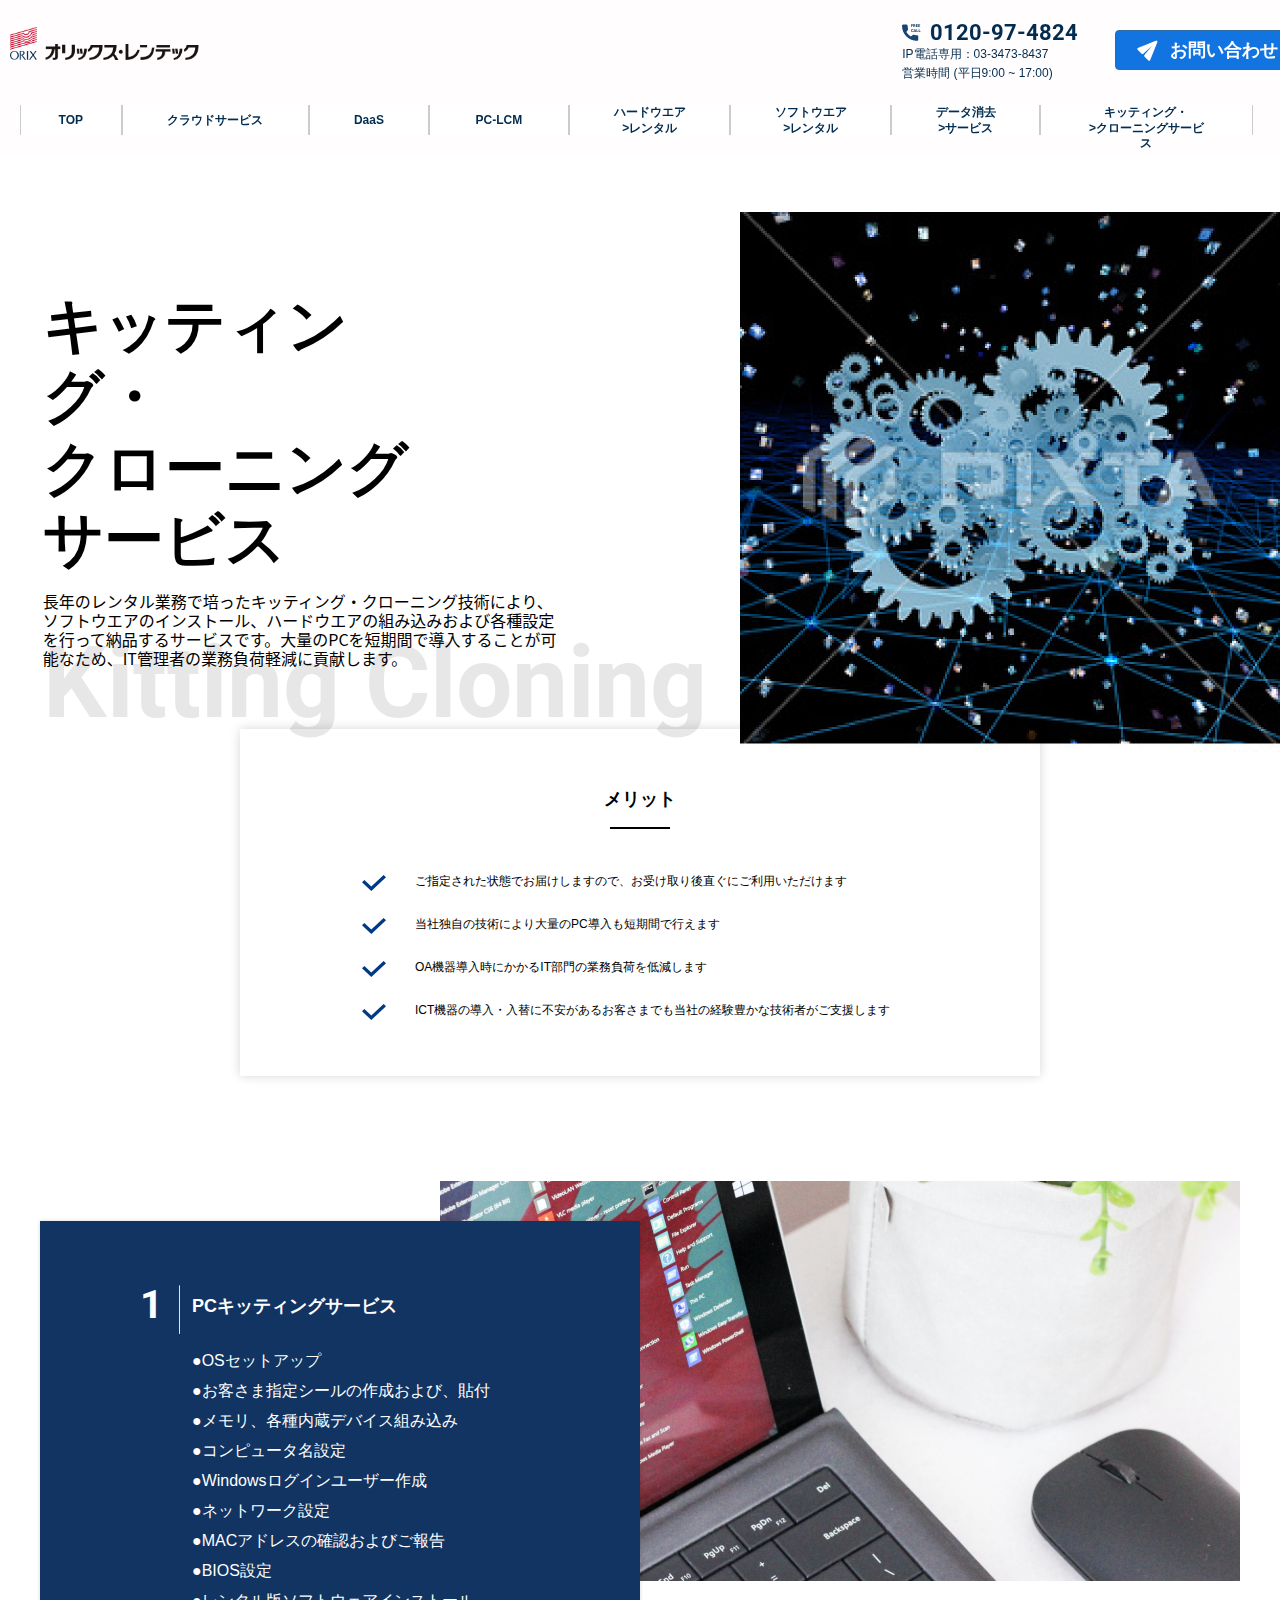
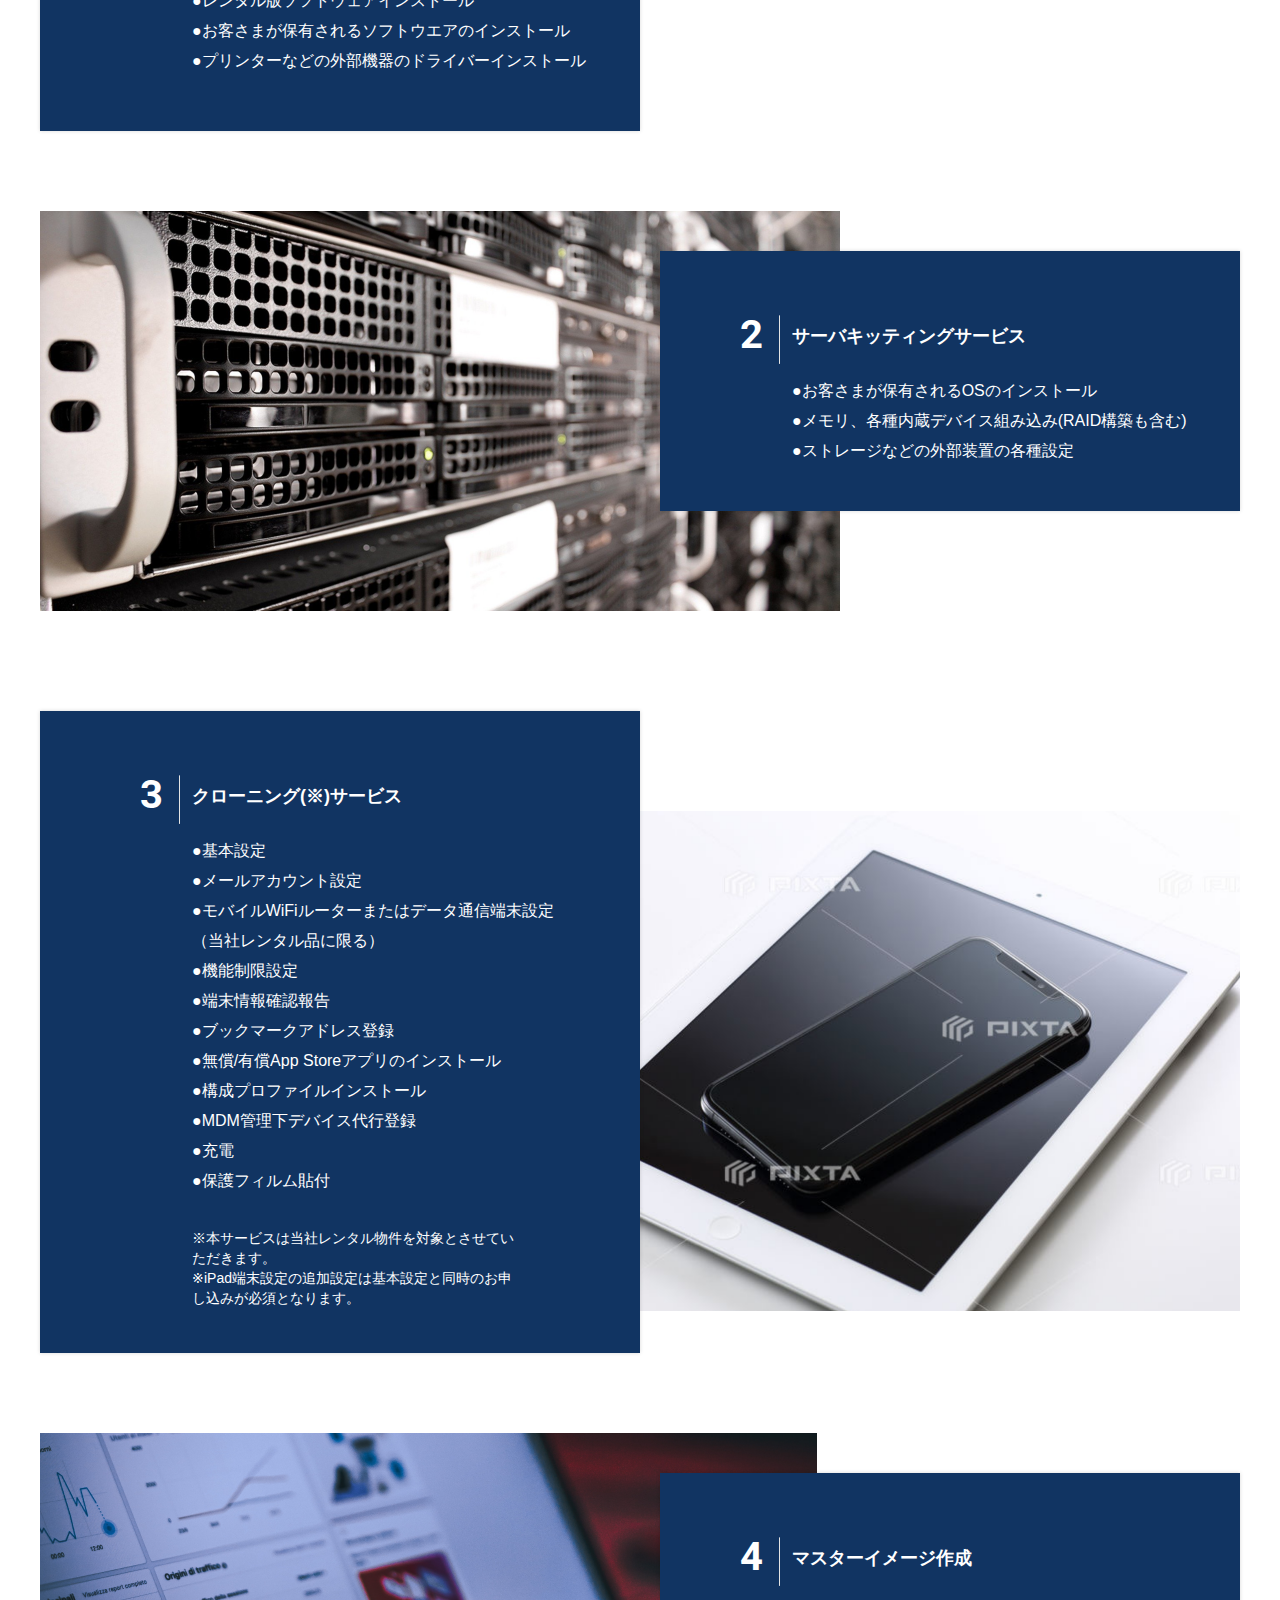
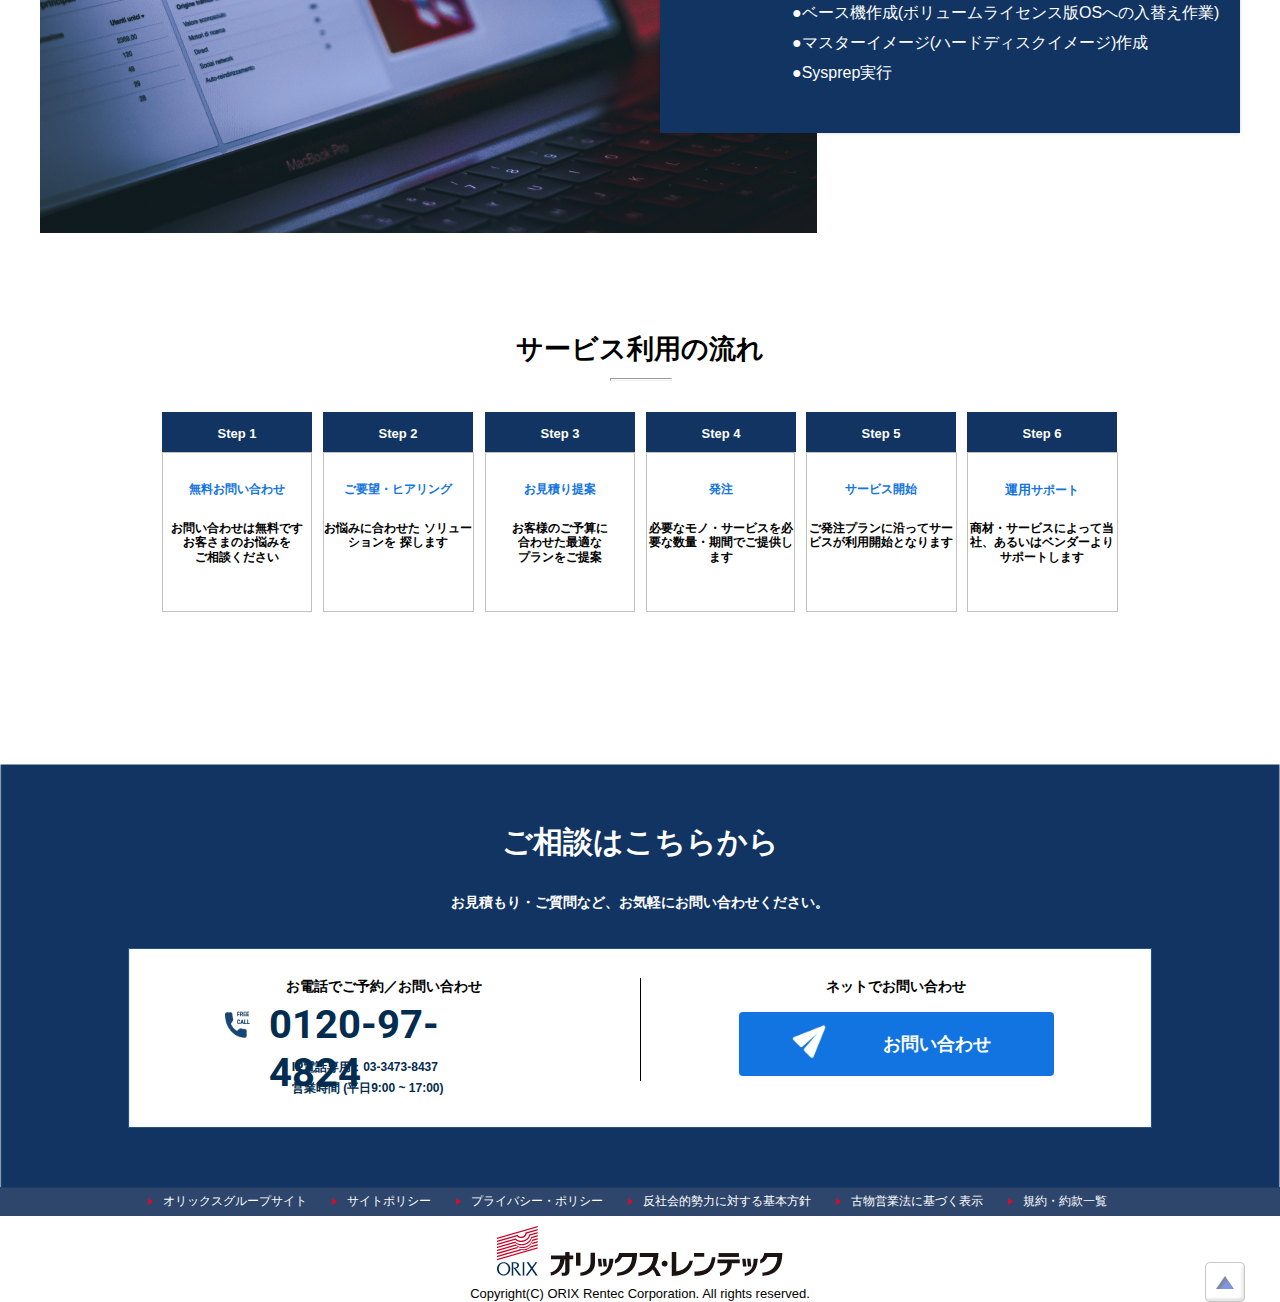
<file: Kittingandcloningservices/index.html>
<!DOCTYPE HTML PUBLIC "-//W3C//DTD HTML 4.01 Transitional//EN" "http://www.w3.org/TR/html4/loose.dtd">
<html>
<head>
<meta http-equiv="Content-Type" content="text/html; charset=UTF-8">
<meta name="viewport" content="width=device-width, initial-scale=1.0">
<title>キッティング・クローニング サービス</title>
<link href="../Untitled1.css" rel="stylesheet" type="text/css">
<link href="../font-awesome.min.css" rel="stylesheet" type="text/css">
<link href="Kittingandcloningservices.css" rel="stylesheet" type="text/css">
<link href='http://fonts.googleapis.com/css?family=Roboto' rel='stylesheet' type='text/css'>
</head>
<body>

<div id="wb_Heading1" style="position:absolute;left:3.333%;top:638px;width:865px;height:111px;z-index:9;">
<h1 id="Heading1">Kitting Cloning</h1></div>
<div id="wb_Image1" style="position:absolute;left:calc(100% - 540px);;top:212px;width:540px;height:540px;z-index:10;">
<img src="../images/fiber-optic-2749588_1280@2x.png" id="Image1" alt=""></div>

<div id="wb_Shape3" style="position:absolute;left:calc(50% - 400px);top:729px;width:800px;height:347px;box-shadow: 0px 0px 10px #00000029;z-index:12;">

<div id="wb_Text4" style="position:absolute;left:0;top:60px;width:100%;height:25px;text-align:center;z-index:46;">
   <span>メリット</span></div>
   <hr id="Line1" style="position:absolute;left:calc(50% - 30px);top:98px;width:60px;height:2px;z-index:47;">
   
   <div id="wb_BulletedList1" style="position:absolute;left:calc(50% - 306px);top:131px;width:612px;height:169px;text-align:center;z-index:48;">
      <div>
         <div class="bullet" style=""><span class="bullet-align"><img src="../images/ic_キッティ.png" style="width:24px;height:16px;" alt=""></span></div>
         <div class="item item0"><span >ご指定された状態でお届けしますので、お受け取り後直ぐにご利用いただけます</span></div>
      </div>
      <div style="clear:both">
         <div class="bullet" style=""><span class="bullet-align"><img src="../images/ic_キッティ.png" style="width:24px;height:16px;" alt=""></span></div>
         <div class="item item1"><span>当社独自の技術により大量のPC導入も短期間で行えます</span></div>
      </div>
      <div style="clear:both">
         <div class="bullet" style=""><span class="bullet-align"><img src="../images/ic_キッティ.png" style="width:24px;height:16px;" alt=""></span></div>
         <div class="item item2"><span>OA機器導入時にかかるIT部門の業務負荷を低減します</span></div>
      </div>
      <div style="clear:both">
         <div class="bullet" style=""><span class="bullet-align"><img src="../images/ic_キッティ.png" style="width:24px;height:16px;" alt=""></span></div>
         <div class="item item3"><span>ICT機器の導入・入替に不安があるお客さまでも当社の経験豊かな技術者がご支援します</span></div>
      </div>
      
      </div>
</div>



<div id="cont1" style="position: absolute; left:calc(50% - 478px) ;width: 956px; height: 279px; top: 3533px;">
   <div id="wb_Heading2" style="position:absolute;left:0;top:0;width:100%;height:24px;text-align:center;z-index:69;">
      <h2 id="Heading2">サービス利用の流れ</h2></div>
      <hr id="Line14" style="position:absolute;left:calc(50% - 30px);top:38px;width:60px;height:1px;z-index:70;">

      <!-- step1 -->
      <div style="position: absolute; width: 150px; height: 200px; top: 79px;">
         <div id="wb_Shape9" style="background: #113462 0% 0% no-repeat padding-box;position:absolute;left:0;top:0;width:100%;height:40px;z-index:72;">
            
            <div id="wb_Text14" style="position:absolute;left:0;top:calc(50% - 6.5px);width:100%;height:13px;text-align:center;z-index:100;">
               <span style="color:#FFFFFF;font-weight:600;font-size:13px;"><strong>Step 1</strong></span></div>
         </div>
         <div id="wb_Shape19" style="position:absolute;left:0;top:40px;width:100%;height:160px;z-index:82;">
               <img src="../images/img0031.png" id="Shape19" alt="" style="width:150px;height:160px;">

               <div id="wb_Text61" style="position:absolute;left:0;top:30px;width:100%;height:17px;text-align:center;z-index:88;">
                  <span style="color:#1274E0;font-weight: 600;font-size:12px;">無料お問い合わせ</span></div>
               <div id="wb_Text67" style="position:absolute;left:0;top:69px;width:100%;height:68px;text-align:center;z-index:94;">
                     <span style="color:#000000;font-weight: 600;font-size:12px;">お問い合わせは無料です<br>お客さまのお悩みを <br>ご相談ください</span></div>
            </div>
      </div>

      <!-- step2 -->
      <div style="position: absolute; width: 150px; height: 200px; top: 79px; left:161px;">
         <div id="wb_Shape10" style="background: #113462 0% 0% no-repeat padding-box;position:absolute;left:0;top:0;width:100%;height:40px;z-index:73;">
            
            <div id="wb_Text55" style="position:absolute;left:0;top:calc(50% - 6.5px);width:100%;height:13px;text-align:center;z-index:83;">
               <span style="color:#FFFFFF;font-weight: 600;font-size:13px;"><strong>Step 2</strong></span></div>
         </div>

         <div id="wb_Shape18" style="position:absolute;left:0;top:40px;width:100%;height:160px;z-index:81;">
            <img src="../images/img0030.png" id="Shape18" alt="" style="width:151px;height:160px;">
            <div id="wb_Text62" style="position:absolute;left:0;top:30px;width:100%;height:17px;text-align:center;z-index:89;">
               <span style="color:#1274E0;font-weight: 600;font-size:12px;"><strong>ご要望・ヒアリング</strong></span></div>
            <div id="wb_Text68" style="position:absolute;left:0;top:69px;width:100%;height:68px;text-align:center;z-index:95;">
                  <span style="color:#000000;font-weight: 600;font-size:12px;">お悩みに合わせた ソリューションを 探します</span></div>
         </div>
      </div>

      <!-- step3 -->
      <div style="position: absolute; width: 150px; height: 200px; top: 79px; left:323px;">
         <div id="wb_Shape11" style="background: #113462 0% 0% no-repeat padding-box;position:absolute;left:0;top:0;width:100%;height:40px;z-index:74;">
            
            <div id="wb_Text57" style="position:absolute;left:0;top:calc(50% - 6.5px);width:100%;height:13px;text-align:center;z-index:84;">
               <span style="color:#FFFFFF;font-weight: 600;font-size:13px;"><strong>Step 3</strong></span></div>
         </div>
         <div id="wb_Shape15" style="position:absolute;left:0;top:40px;width:100%;height:160px;z-index:80;">
            <img src="../images/img0029.png" id="Shape15" alt="" style="width:150px;height:160px;">
             
            <div id="wb_Text63" style="position:absolute;left:0;top:30px;width:100%;height:17px;text-align:center;z-index:90;">
               <span style="color:#1274E0;font-weight: 600;font-size:12px;"><strong>お見積り提案</strong></span></div>
            <div id="wb_Text69" style="position:absolute;left:0;top:69px;width:100%;height:68px;text-align:center;z-index:96;">
                  <span style="color:#000000;font-weight: 600;font-size:12px;">お客様のご予算に<br>合わせた最適な<br>プランをご提案</span></div>
         </div>
      </div>

      <!-- step4 -->
      <div style="position: absolute; width: 150px; height: 200px; top: 79px; left:484px;">
         <div id="wb_Shape12" style="background: #113462 0% 0% no-repeat padding-box;position:absolute;left:0;top:0;width:100%;height:40px;z-index:75;">
            
            <div id="wb_Text58" style="position:absolute;left:0;top:calc(50% - 6.5px);width:100%;height:13px;text-align:center;z-index:85;">
               <span style="color:#FFFFFF;font-weight: 600;font-size:13px;"><strong>Step 4</strong></span></div>
         </div>
         <div id="wb_Shape8" style="position:absolute;left:0;top:40px;width:100%;height:160px;z-index:71;">
            <img src="../images/img0019.png" id="Shape8" alt="" style="width:149px;height:160px;">
            <div id="wb_Text64" style="position:absolute;left:0;top:30px;width:100%;height:17px;text-align:center;z-index:91;">
               <span style="color:#1274E0;font-weight: 600;font-size:12px;"><strong>&#30330;&#27880;</strong></span></div>
            <div id="wb_Text70" style="position:absolute;left:0;top:69px;width:100%;height:68px;text-align:center;z-index:97;">
                  <span style="color:#000000;font-weight: 600;font-size:12px;">必要なモノ・サービスを必要な数量・期間でご提供します</span></div>
         </div>
      </div>

      <!-- step5 -->
      <div style="position: absolute; width: 150px; height: 200px; top: 79px; left:644px;">
         <div id="wb_Shape16" style="background: #113462 0% 0% no-repeat padding-box;position:absolute;left:0;top:0;width:100%;height:40px;z-index:76;">
            
            <div id="wb_Text59" style="position:absolute;left:0;top:calc(50% - 6.5px);width:100%;height:13px;text-align:center;z-index:86;">
               <span style="color:#FFFFFF;font-weight: 600;font-size:13px;"><strong>Step 5</strong></span></div>
         </div>

         <div id="wb_Shape14" style="position:absolute;left:0;top:40px;width:100%;height:160px;z-index:79;">
            <img src="../images/img0027.png" id="Shape14" alt="" style="width:151px;height:160px;">
            <div id="wb_Text65" style="position:absolute;left:0;top:30px;width:100%;height:17px;text-align:center;z-index:92;">
               <span style="color:#1274E0;font-weight: 600;font-size:12px;"><strong>&#12469;&#12540;&#12499;&#12473;&#38283;&#22987;</strong></span></div>
            <div id="wb_Text71" style="position:absolute;left:0;top:69px;width:100%;height:68px;text-align:center;z-index:98;">
                  <span style="color:#000000;font-weight: 600;font-size:12px;">ご発注プランに沿ってサービスが利用開始となります</span></div>
         </div>
      </div>

      <!-- step6 -->
      <div style="position: absolute; width: 150px; height: 200px; top: 79px; left:805px;">
         <div id="wb_Shape17" style="background: #113462 0% 0% no-repeat padding-box;position:absolute;left:0;top:0;width:100%;height:40px;z-index:77;">
            
            <div id="wb_Text60" style="position:absolute;left:0;top:calc(50% - 6.5px);width:100%;height:13px;text-align:center;z-index:87;">
               <span style="color:#FFFFFF;font-weight: 600;font-size:13px;"><strong>Step 6</strong></span></div>
         </div>

         <div id="wb_Shape13" style="position:absolute;left:0;top:40px;width:100%;height:160px;z-index:78;">
            <img src="../images/img0026.png" id="Shape13" alt="" style="width:151px;height:160px;">
            
            <div id="wb_Text66" style="position:absolute;left:0;top:30px;width:100%;height:17px;text-align:center;z-index:93;">
               <span style="color:#1274E0; font-size:13px;"><strong>&#36939;&#29992;</strong></span><span style="color:#1274E0;font-weight: 600;font-size:12px;"><strong>&#12469;&#12509;&#12540;&#12488;</strong></span></div>
            
            <div id="wb_Text72" style="position:absolute;left:0;top:69px;width:100%;height:68px;text-align:center;z-index:99;">
               <span style="color:#000000;font-weight: 600;font-size:12px;">商材・サービスによって当社、あるいはベンダーよりサポートします</span></div>
      
         </div>
            
      </div>
</div>


<div id="cont2" style="position: absolute; left:calc(50% - 600px);top:1181px; width: 1200px; height: 2252px;">
   
   <div id="cc1" style="position:absolute;left:0;top:0;width:100%;height:550px;z-index:49;">
   
      <div id="wb_Image2" style="position:absolute;left:400px;top:0;width:800px;height:400px;z-index:49;">
         <img src="../images/bg-3@2x(5).png" id="Image2" alt=""></div>
   
      <div id="wb_Shape5" style="background: #113462 0% 0% no-repeat padding-box;
      box-shadow: 0px 0px 4px #00000029;position:absolute;left:0px;top:40px;width:600px;height:510px;z-index:50;">
         
         <div id="wb_Line2" style="position:absolute;left:135px;top:60px;width:1px;height:48px;z-index:51;">
            <img src="../images/img0235.png" id="Line2" alt=""></div>
         <div id="wb_Text10" style="position:absolute;left:152px;top:75px;width:316px;height:32px;z-index:52;text-align:left;">
            <span>PCキッティングサービス</span></div>
         <div id="wb_Text11" style="position:absolute;left:100px;top:60px;width:20px;height:42px;text-align:center;z-index:53;">
            <span>1</span></div>
         
            <div id="wb_BulletedList2" style="position:absolute;left:152px;top:125px;width:400px;height:336px;z-index:87;">
               <span>
                  ●OSセットアップ 
               </span>
               <br>
               <span>
                  ●お客さま指定シールの作成および、貼付
               </span>
               <br>
               <span>
                  ●メモリ、各種内蔵デバイス組み込み 
               </span>
               <br>
               <span>
                  ●コンピュータ名設定
               </span>
               <br>
               <span>
                  ●Windowsログインユーザー作成
               </span>
               <br>
               <span>
                  ●ネットワーク設定
               </span>
               <br>
               <span>
                  ●MACアドレスの確認およびご報告
               </span>
               <br>
               <span>
                  ●BIOS設定
               </span>
               <br>
               <span>
                  ●レンタル版ソフトウェアインストール
               </span>
               <br>
               <span>
                  ●お客さまが保有されるソフトウエアのインストール 
               </span>
               <br>
               <span>
                  ●プリンターなどの外部機器のドライバーインストール
               </span>
            </div>
      </div>
   </div>
   
   <div id="cc2" style="position:absolute;left:0;top:630px; width: 100%; height: 400px;">

   <div id="wb_Image3" style="position:absolute;left:0px;top:0;width:800px;height:400px;z-index:54;">
      <img src="../images/bg-2@2x(8).png" id="Image3" alt=""></div>
   
   <div id="wb_Shape7" style="background: #113462 0% 0% no-repeat padding-box;
   box-shadow: 0px 0px 4px #00000029;position:absolute;left:620px;top:40px;width:580px;height:260px;z-index:55;">
      
      <div id="wb_Text12" style="position:absolute;left:80px;top:60px;width:20px;height:42px;text-align:center;z-index:58;">
         <span>2</span></div>
      
      <div id="wb_Line4" style="position:absolute;left:115px;top:60px;width:1px;height:48px;z-index:56;"><img src="../images/img0237.png" id="Line4" alt=""></div>

      
      <div id="wb_Text9" style="position:absolute;left:132px;top:75px;width:335px;height:32px;z-index:57;text-align:left;">
         <span>サーバキッティングサービス</span></div>
      

         <div id="wb_BulletedList3" style="position:absolute;left:132px;top:125px;width:401px;height:101px;z-index:88;">
            <span>
               ●お客さまが保有されるOSのインストール
            </span>
            <br>
            <span>
               ●メモリ、各種内蔵デバイス組み込み(RAID構築も含む)
            </span>
            <br>
            <span>
               ●ストレージなどの外部装置の各種設定
            </span>
         </div>
   </div>
   </div>

   <div id="cc3" style="position: absolute; left:0;width:100%;height:642px;top:1130px;">

  
      <div id="wb_Image4" style="position:absolute;left:400px;top:100px;width:800px;height:500px;z-index:59;">
         <img src="../images/bg-1@2x(10).png" id="Image4" alt=""></div>
      
      <div id="wb_Shape14" style="background: #113462 0% 0% no-repeat padding-box;
      box-shadow: 0px 0px 4px #00000029;position:absolute;left:0px;top:0;width:600px;height:642px;z-index:60;">
         
         <div id="wb_Line5" style="position:absolute;left:135px;top:60px;width:1px;height:48px;z-index:61;">
         <img src="../images/img0239.png" id="Line5" alt=""></div>
         <div id="wb_Text14" style="position:absolute;left:152px;top:75px;width:316px;height:32px;z-index:62;text-align:left;">
         <span >クローニング(※)サービス</span></div>
         <div id="wb_Text15" style="position:absolute;left:100px;top:60px;width:20px;height:42px;text-align:center;z-index:63;">
         <span>3</span></div>
      
         <div id="wb_BulletedList4" style="position:absolute;left:152px;top:125px;width:392px;height:390px;z-index:89;">
            <span>
               ●基本設定
            </span>
            <br>
            <span>
               ●メールアカウント設定
            </span>
            <br>
            <span>
               ●モバイルWiFiルーターまたはデータ通信端末設定 （当社レンタル品に限る）
            </span>
            <br>
            <span>
               ●機能制限設定
            </span>
            <br>
            <span>
               ●端末情報確認報告
            </span>
            <br>
            <span>
               ●ブックマークアドレス登録
            </span>
            <br>
            <span>
               ●無償/有償App Storeアプリのインストール
            </span>
            <br>
            <span>
               ●構成プロファイルインストール
            </span>
            <br>
            <span>
               ●MDM管理下デバイス代行登録
            </span>
            <br>
            <span>
               ●充電
            </span>
            <br>
            <span>
               ●保護フィルム貼付
            </span>
         </div>
         
            <div id="wb_Text1" style="position:absolute;left:152px;top:517px;width:327px;height:80px;z-index:69;text-align:left;">
               <span>
                  ※本サービスは当社レンタル物件を対象とさせていただきます。
               </span>
               <br>
               <span>
                  ※iPad端末設定の追加設定は基本設定と同時のお申し込みが必須となります。
               </span></div>
      </div>
   </div>

   <div id="cc4" style="position:absolute;left:0;top:1852px;width:100%;height:400px;">
   
      <div id="wb_Image5" style="position:absolute;left:0px;top:0;width:800px;height:400px;z-index:64;">
      <img src="../images/bg@2x(10).png" id="Image5" alt=""></div>
   
      <div id="wb_Shape20" style="background: #113462 0% 0% no-repeat padding-box;
      box-shadow: 0px 0px 4px #00000029;position:absolute;left:620px;top:40px;width:580px;height:260px;z-index:65;">
      
      
      <div id="wb_Line6" style="position:absolute;left:115px;top:60px;width:1px;height:48px;z-index:66;">
      <img src="../images/img0241.png" id="Line6" alt=""></div>
      <div id="wb_Text17" style="position:absolute;left:132px;top:75px;width:335px;height:32px;z-index:67;text-align:left;">
      <span >マスターイメージ作成</span></div>
      <div id="wb_Text18" style="position:absolute;left:80px;top:60px;width:20px;height:42px;text-align:center;z-index:68;">
      <span>4</span></div>

      
   <div id="wb_BulletedList5" style="position:absolute;left:132px;top:125px;width:432px;height:90px;z-index:90;">
      <span>
         ●ベース機作成(ボリュームライセンス版OSへの入替え作業)
      </span>
      <br>
      <span>
         ●マスターイメージ(ハードディスクイメージ)作成
      </span>
      </span>
      <br>
      <span>
         ●Sysprep実行
      </span>
   </div>
      </div>  
   </div>
</div>




<div id="wb_Text2" style="position:absolute;left:3.333%;top:290px;width:423px;height:242px;z-index:44;text-align:left;">
<span style="">キッティング・<br>クローニング <br>サービス</span></div>
<div id="wb_Text3" style="position:absolute;left:3.333%;top:592px;width:518px;height:91px;z-index:45;text-align:left;">
<span style="">
   長年のレンタル業務で培ったキッティング・クローニング技術により、ソフトウエアのインストール、ハードウエアの組み込みおよび各種設定を行って納品するサービスです。大量のPCを短期間で導入することが可能なため、IT管理者の業務負荷軽減に貢献します。</span></div>




<div id="wb_CssMenu2" style="">
<ul>
<li class="firstmain"><a href="#" target="_self" title="&#12458;&#12522;&#12483;&#12463;&#12473;&#12464;&#12523;&#12540;&#12503;&#12469;&#12452;&#12488;">&#12458;&#12522;&#12483;&#12463;&#12473;&#12464;&#12523;&#12540;&#12503;&#12469;&#12452;&#12488;</a>
</li>
<li><a href="#" target="_self" title="&#12469;&#12452;&#12488;&#12509;&#12522;&#12471;&#12540;">&#12469;&#12452;&#12488;&#12509;&#12522;&#12471;&#12540;</a>
</li>
<li><a href="#" target="_self" title="&#12503;&#12521;&#12452;&#12496;&#12471;&#12540;&#12539;&#12509;&#12522;&#12471;&#12540;">&#12503;&#12521;&#12452;&#12496;&#12471;&#12540;&#12539;&#12509;&#12522;&#12471;&#12540;</a>
</li>
<li><a href="#" target="_self" title="&#21453;&#31038;&#20250;&#30340;&#21218;&#21147;&#12395;&#23550;&#12377;&#12427;&#22522;&#26412;&#26041;&#37341;">&#21453;&#31038;&#20250;&#30340;&#21218;&#21147;&#12395;&#23550;&#12377;&#12427;&#22522;&#26412;&#26041;&#37341;</a>
</li>
<li><a href="#" target="_self" title="&#21476;&#29289;&#21942;&#26989;&#27861;&#12395;&#22522;&#12389;&#12367;&#34920;&#31034;">&#21476;&#29289;&#21942;&#26989;&#27861;&#12395;&#22522;&#12389;&#12367;&#34920;&#31034;</a>
</li>
<li><a href="#" target="_self" title="&#35215;&#32004;&#12539;&#32004;&#27454;&#19968;&#35239;">&#35215;&#32004;&#12539;&#32004;&#27454;&#19968;&#35239;</a>
</li>
</ul>
</div>
<div id="wb_Text20" style="position:absolute;left:0;top:4486px;width:100%;height:16px;text-align:center;z-index:71;">
<span style="color:#000000;font-family:Arial;font-size:13px;">Copyright(C) ORIX Rentec Corporation. All rights reserved.</span></div>
<div id="wb_Image49" style="position:absolute;left: calc(50% - 143px);top:4426px;width:286px;height:50px;z-index:72;">
<a href="https://www.orixrentec.jp/index.html">
   <img src="../images/logo.png" id="Image49" alt="">
</a>
</div>
<div id="wb_Image12" style="position:absolute;left:94.1667%;top:4462px;width:40px;height:40px;filter:alpha(opacity=50);opacity:0.50;z-index:73;">
<img src="../images/arrow_page_top.png" id="Image12" alt=""></div>

<div id="wb_Shape4" style="position:absolute;left:0px;top:3964px;width:100%;height:424px;z-index:102;">

   <img src="../images/img0034.png" id="Shape4" alt="" style="width:100%;height:424px;">
   
      <div id="wb_Heading6" style="position:absolute;top:60px;width:100%;height:30px;text-align:center;z-index:112;">
      <h3 id="Heading6">ご相談はこちらから</h3></div>
      <div id="wb_Heading7" style="position:absolute;top:130px;width:100%;height:16px;text-align:center;z-index:113;">
      <h3 id="Heading7">お見積もり・ご質問など、お気軽にお問い合わせください。</h3></div>
   
      <div id="wb_Shape6" style="position:absolute;left: 10%;width:80%;top:184px;height:180px;z-index:103;">
      <img src="../images/img0146.png" id="Shape6" alt="" style="width:100%;height:100%;">
      <hr id="Line7" style="position:absolute;left:50%;top:30px;width:1px;height:103px;z-index:114;">
      
      <div id="wb_Text38" style="position:absolute;left:0;top:30px;width:50%;height:23px;z-index:104;text-align:center;">
         
      <span >お電話でご予約／お問い合わせ</span></div>
      <div id="wb_Text39" style="position:absolute;left:13.75%;top:53px;width:260px;height:54px;z-index:105;text-align:left;">
      <span >0120-97-4824</span></div>
      <div id="wb_Text40" style="position:absolute;left:16%;top:112px;width:173px;height:12px;z-index:106;text-align:left;">
      <span>IP電話専用：03-3473-8437</span></div>
      <div id="wb_Text41" style="position:absolute;left:16%;top:133px;width:175px;height:12px;z-index:107;text-align:left;">
      <span>営業時間 (平日9:00 ~ 17:00)</span></div>
      <div id="wb_Text42" style="position:absolute;left:50%;top:30px;width:50%;height:23px;text-align:center;z-index:108;">
      <span >ネットでお問い合わせ</span></div>
      <div id="wb_Image47" style="position:absolute;left:9.51354%;top:62.11px;width:28px;height:28px;z-index:110;">
      <img src="../images/ic_phone@2x.png" id="Image47" alt=""></div>
   
      <div id="wb_Image48" style="">
         <a href="https://www.orixrentec.jp/index.html">
         <img src="../images/ic_message@2x.png" id="Image48" alt="">
         </a>
         <input type="button" id="Button21" onclick="window.location.href='https://www.orixrentec.jp/index.html';return false;" name="お問い合わせ" value="お問い合わせ" style="">
     </div>
     
   </div>
</div>

<div id="PageHeader1" style="position:fixed;text-align:center;left:0;top:0;right:0;height:156px;z-index:7777;">
   <div id="PageHeader1_Container" style="height:100%;width:100%;position:relative;margin-left:auto;margin-right:auto;text-align:left;">
      <div class="header">
         <div class="header__content">
            <div class="header__left-col">
               
               <p class="header__logo">
                  <a href="https://www.orixrentec.jp/index.html">
                     <img src="../images/logo.png"  alt="" width="189">
                  </a>
               </p>
                  
            </div>
            <div class="header__right-col">
               
               <div id="wb_Text6" style="">
                  <span>IP電話専用：03-3473-8437</span>
               </div>
               <div id="wb_Text7" style="">
                  <span>営業時間 (平日9:00 ~ 17:00)</span>
               </div>
               
               
               <div id="wb_Image45" style="position:absolute;left:67.334%;top:20px;width:179px;height: 22px;z-index:4;">
                  <img src="../images/ic_phone.png" id="Image45" alt="">
                  <div id="wb_Text5" style="">
                     <span style="">0120-97-4824</span>
                  </div>
               </div>
               
               <div id="wb_Image97" style="">
                  <a href="https://www.orixrentec.jp/index.html">
                     <img src="../images/ic_message.png" id="Image97" alt="">
                  </a>
                  <input type="button" id="Button1" onclick="window.location.href='https://www.orixrentec.jp/index.html';return false;" name="お問い合わせ" value="お問い合わせ" style="">
               </div>
            </div>
               
         </div>
            
      </div>

   <div id="wb_CssMenu1" style="z-index:7;">
      <ul>
         <li class="firstmain"  id="l1" ><a href="../index.html" target="_self" style=" width: 100%;">TOP</a>
         </li>
         <li  id="l2" ><a href="../wire_cloudservice/index.html" target="_self" title="クラウドサービス" style=" width: 100%;">クラウドサービス</a>
         </li>
         <li  id="l3" ><a href="../DaaS/index.html" target="_self" style=" width:100%;">DaaS</a>
         </li>
         <li  id="l4" ><a href="../PC-LCM/index.html" target="_self" style=" width: 100%;">PC-LCM</a>
         </li>
         <li  id="l5" ><a href="../hardware_rental/index.html" target="_self" title="ハードウエア レンタル" style=" width: 100%;"><div id="l55">ハードウエア<br>>レンタル</div></a>
         </li>
         <li  id="l6" ><a href="../softwarerental/index.html" target="_self" title="ソフトウエア レンタル" style=" width: 100%;"><div id="l66">ソフトウエア<br>>レンタル</div></a>
         </li>
         <li  id="l7" ><a href="../Data_Erasure_Solution_Service/index.html" target="_self" title="データ消去 サービス" style=" width:100%;"><div id="l77">データ消去<br>>サービス</div></a>
         </li>
         <li  id="l8" ><a href="./index.html" target="_self" title="キッティング・ クローニングサービス" style=" width: 100%;"><div id="l88">キッティング・<br>>クローニングサービス</div></a>
         </li>
      </ul>
   </div>
   <div class="header__mob">
      <div class="header__content">
         <div class="header__left-col">
            <p class="header__logo">
               <a href="https://www.orixrentec.jp/index.html">
                  <img src="../images/logo.png"  alt="" width="88%">
               </a>
            </p>
         </div>
         <div class="header__right-col">
            <div id="wb_Image50" onclick="myFunction()">
               <i class="fa fa-bars" aria-hidden="true"></i></div>
             <div id="wb_Image51" >
               <i class="fa fa-envelope" aria-hidden="true"></i></div>         
         </div>
      </div>
    </div>

   <div id="wb_CssMenu3" class="hide" style="z-index:7;">
      <ul>
         <li class="firstmain" id="l31" ><a href="../index.html" target="_self" style=" width: -webkit-fill-available;">TOP</a>
         </li>
         <li id="l32" ><a href="../wire_cloudservice/index.html" target="_self" title="クラウドサービス" style=" width: -webkit-fill-available;">クラウドサービス</a>
         </li>
         <li id="l33" ><a href="../DaaS/index.html" target="_self" style=" width:-webkit-fill-available;">DaaS</a>
         </li>
         <li id="l34" ><a href="../PC-LCM/index.html" target="_self" style=" width: -webkit-fill-available;">PC-LCM</a>
         </li>
         <li id="l35" ><a href="../hardware_rental/index.html" target="_self" title="ハードウエア レンタル" style=" width: -webkit-fill-available;"><span>ハードウエア レンタル</span></a>
         </li>
         <li id="l36" ><a href="../softwarerental/index.html" target="_self" title="ソフトウエア レンタル" style=" width: -webkit-fill-available;"><span>ソフトウエア レンタル</span></a>
         </li>
         <li id="l37" ><a href="../Data_Erasure_Solution_Service/index.html" target="_self" title="データ消去 サービス" style=" width:-webkit-fill-available;"><span>データ消去 サービス</span></a>
         </li>
         <li id="l38" ><a href="../Kittingandcloningservices/index.html" target="_self" title="キッティング・ クローニングサービス" style=" width: -webkit-fill-available;"><span>キッティング・ クローニングサービス</span></a>
         </li>
      </ul>
    </div>
    </div>
    </div>

    <script>
      function myFunction() {
        var x = document.getElementById("wb_CssMenu3");
        console.log(x)
        if (x.className.indexOf("show") == -1) { 
          x.className = "show";
        } else {
         x.className = "hide";
        }
      }
   </script>
</body>
</html>
</file>
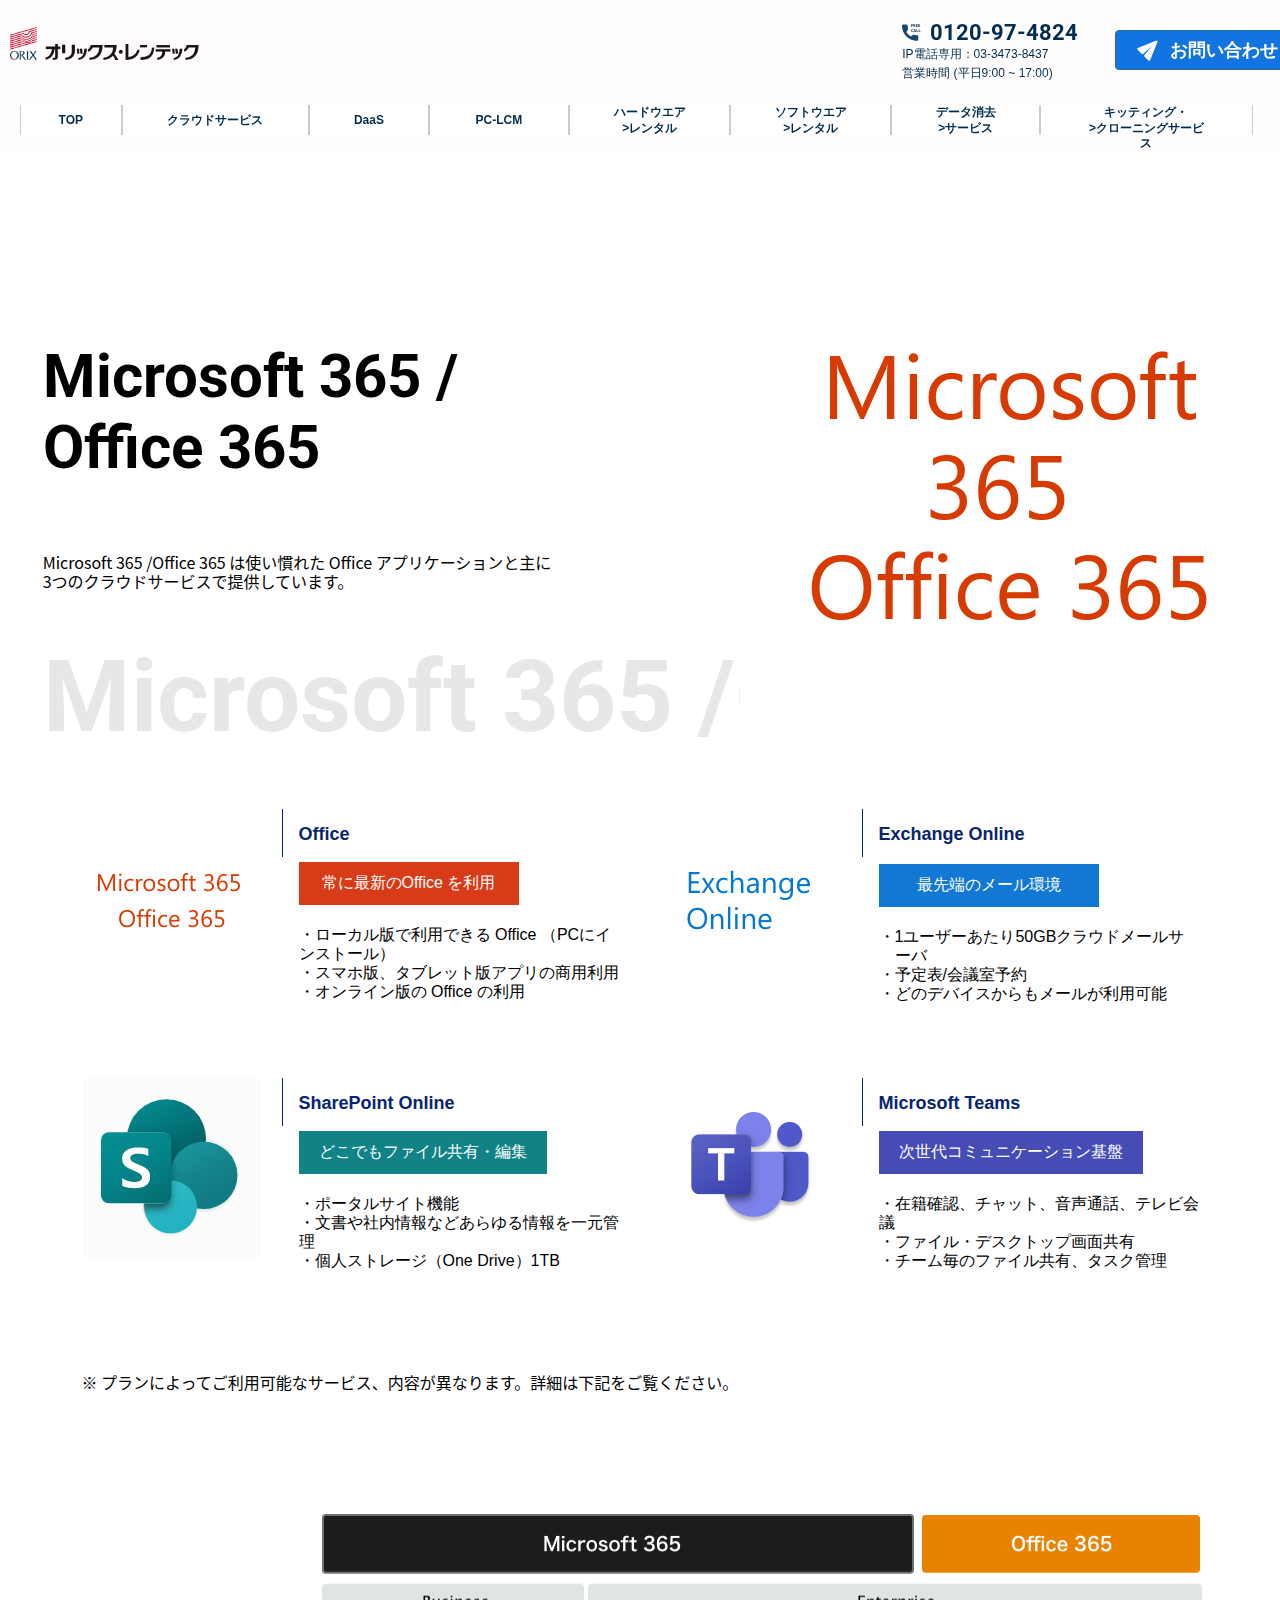
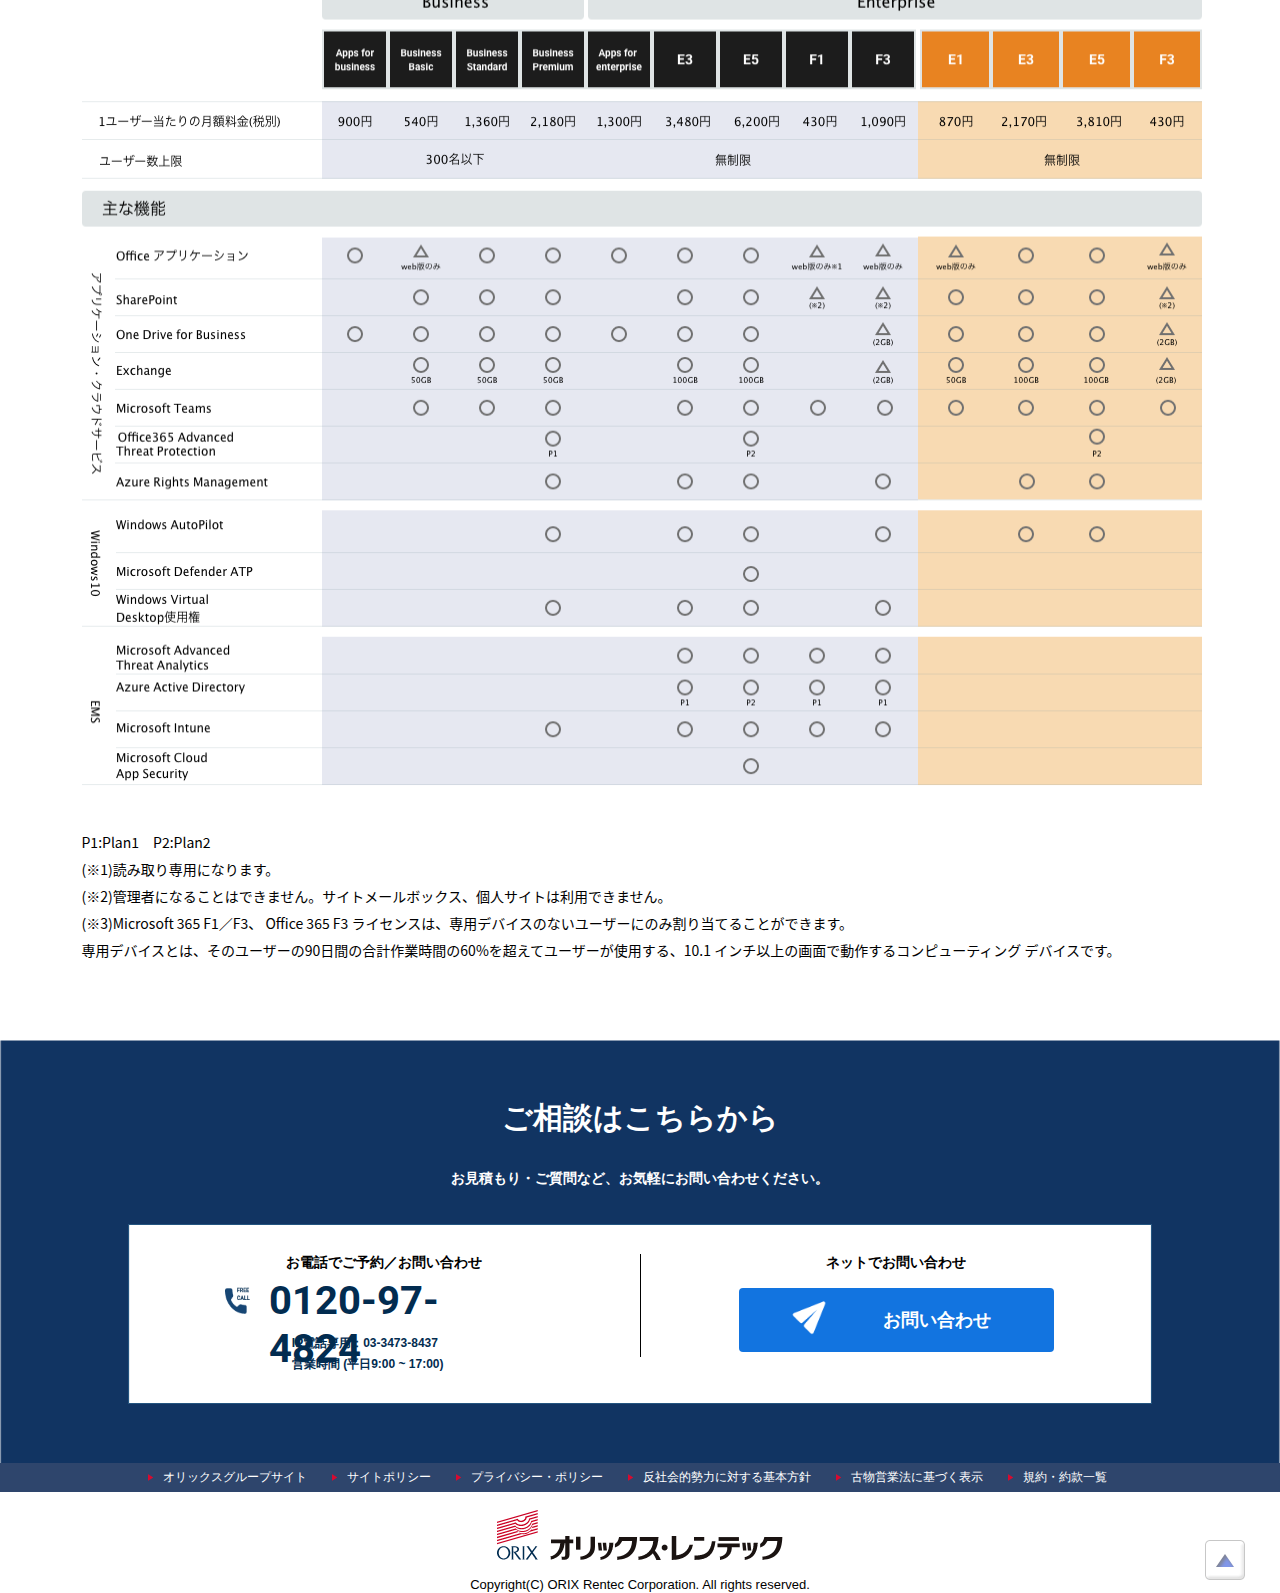
<file: Microsoft_365___Office_365/index.html>
<!DOCTYPE HTML PUBLIC "-//W3C//DTD HTML 4.01 Transitional//EN" "http://www.w3.org/TR/html4/loose.dtd">
<html>
<head>
<meta http-equiv="Content-Type" content="text/html; charset=UTF-8">
<meta name="viewport" content="width=device-width, initial-scale=1.0">
<title>Microsoft 365 / Office 365</title>
<link href="../Untitled1.css" rel="stylesheet" type="text/css">
<link href="../font-awesome.min.css" rel="stylesheet" type="text/css">
<link href="Microsoft_365___Office_365.css" rel="stylesheet" type="text/css">
<link href='http://fonts.googleapis.com/css?family=Roboto' rel='stylesheet' type='text/css'>
</head>
<body>

<div id="wb_Text6" style="position:absolute;left:3.333%;top:341px;width:423px;height:172px;z-index:9;text-align:left;">
<span >Microsoft 365 / Office 365</span></div>
<div id="wb_Text7" style="position:absolute;left:3.333%;top:553px;width:518px;height:46px;z-index:10;text-align:left;">
<span>
   Microsoft 365 /Office 365 は使い慣れた Office アプリケーションと主に
   <br>
   3つのクラウドサービスで提供しています。
</span></div>


<div id="wb_Heading1" style="position:absolute;left:3.333%;top:638px;width:1160px;height:111px;z-index:13;">
<h1 id="Heading1">Microsoft 365 /Office 365</h1></div>
<div id="wb_Image2" style="position:absolute;left:calc(100% - 540px);top:212px;width:540px;height:540px;z-index:14;">
<img src="../images/img_office365@2x.png" id="Image2" alt=""></div>


<div id="wb_CssMenu2" style="">
<ul>
<li class="firstmain"><a href="#" target="_self" title="&#12458;&#12522;&#12483;&#12463;&#12473;&#12464;&#12523;&#12540;&#12503;&#12469;&#12452;&#12488;">&#12458;&#12522;&#12483;&#12463;&#12473;&#12464;&#12523;&#12540;&#12503;&#12469;&#12452;&#12488;</a>
</li>
<li><a href="#" target="_self" title="&#12469;&#12452;&#12488;&#12509;&#12522;&#12471;&#12540;">&#12469;&#12452;&#12488;&#12509;&#12522;&#12471;&#12540;</a>
</li>
<li><a href="#" target="_self" title="&#12503;&#12521;&#12452;&#12496;&#12471;&#12540;&#12539;&#12509;&#12522;&#12471;&#12540;">&#12503;&#12521;&#12452;&#12496;&#12471;&#12540;&#12539;&#12509;&#12522;&#12471;&#12540;</a>
</li>
<li><a href="#" target="_self" title="&#21453;&#31038;&#20250;&#30340;&#21218;&#21147;&#12395;&#23550;&#12377;&#12427;&#22522;&#26412;&#26041;&#37341;">&#21453;&#31038;&#20250;&#30340;&#21218;&#21147;&#12395;&#23550;&#12377;&#12427;&#22522;&#26412;&#26041;&#37341;</a>
</li>
<li><a href="#" target="_self" title="&#21476;&#29289;&#21942;&#26989;&#27861;&#12395;&#22522;&#12389;&#12367;&#34920;&#31034;">&#21476;&#29289;&#21942;&#26989;&#27861;&#12395;&#22522;&#12389;&#12367;&#34920;&#31034;</a>
</li>
<li><a href="#" target="_self" title="&#35215;&#32004;&#12539;&#32004;&#27454;&#19968;&#35239;">&#35215;&#32004;&#12539;&#32004;&#27454;&#19968;&#35239;</a>
</li>
</ul>
</div>
<div id="wb_Text4" style="position:absolute;left:0;top:3177px;width:100%;height:16px;text-align:center;z-index:226;">
<span style="color:#000000;font-family:Arial;font-size:13px;">Copyright(C) ORIX Rentec Corporation. All rights reserved.</span></div>

<div id="wb_Image49" style="position: absolute;left: calc(50% - 143px);top:3110px;width:286px;height:50px;z-index:100;">
<a href="https://www.orixrentec.jp/index.html">
   <img src="../images/logo.png" id="Image49" alt="">
</a>
</div>
   
<div id="wb_Image98" style="position:absolute;left:94.1667%;top:3140px;width:40px;height:40px;filter:alpha(opacity=50);opacity:0.50;z-index:61;">
   <a href="#" target="_self">
      <img src="../images/arrow_page_top.png" id="Image98" alt=""></a></div>



<div id="wb_Shape4" style="position:absolute;left:0px;top:2640px;width:100%;height:424px;z-index:102;">

   <img src="../images/img0034.png" id="Shape4" alt="" style="width:100%;height:424px;">
   
      <div id="wb_Heading6" style="position:absolute;top:60px;width:100%;height:30px;text-align:center;z-index:112;">
      <h3 id="Heading6">ご相談はこちらから</h3></div>
      <div id="wb_Heading7" style="position:absolute;top:130px;width:100%;height:16px;text-align:center;z-index:113;">
      <h3 id="Heading7">お見積もり・ご質問など、お気軽にお問い合わせください。</h3></div>
   
      <div id="wb_Shape6" style="position:absolute;left: 10%;width:80%;top:184px;height:180px;z-index:103;">
      <img src="../images/img0146.png" id="Shape6" alt="" style="width:100%;height:100%;">
      <hr id="Line5" style="position:absolute;left:50%;top:30px;width:1px;height:103px;z-index:114;">
      
      <div id="wb_Text38" style="position:absolute;left:0;top:30px;width:50%;height:23px;z-index:104;text-align:center;">
         
      <span >お電話でご予約／お問い合わせ</span></div>
      <div id="wb_Text39" style="position:absolute;left:13.75%;top:53px;width:260px;height:54px;z-index:105;text-align:left;">
      <span >0120-97-4824</span></div>
      <div id="wb_Text40" style="position:absolute;left:16%;top:112px;width:173px;height:12px;z-index:106;text-align:left;">
      <span>IP電話専用：03-3473-8437</span></div>
      <div id="wb_Text41" style="position:absolute;left:16%;top:133px;width:175px;height:12px;z-index:107;text-align:left;">
      <span>営業時間 (平日9:00 ~ 17:00)</span></div>
      <div id="wb_Text42" style="position:absolute;left:50%;top:30px;width:50%;height:23px;text-align:center;z-index:108;">
      <span >ネットでお問い合わせ</span></div>
      <div id="wb_Image99" style="position:absolute;left:9.51354%;top:62.11px;width:28px;height:28px;z-index:110;">
      <img src="../images/ic_phone@2x.png" id="Image99" alt=""></div>
   
      <div id="wb_Image100" style="">
         <a href="https://www.orixrentec.jp/index.html">
         <img src="../images/ic_message@2x.png" id="Image100" alt="">
         </a>
         <input type="button" id="Button21" onclick="window.location.href='https://www.orixrentec.jp/index.html';return false;" name="お問い合わせ" value="お問い合わせ" style="">
     </div>
   
   </div>
</div>

<div id="cont1" style="position: absolute;left:calc(50% - 558.5px);top:809px;width:1120px;height:1752px;">
   <div id="cc1" style="position:absolute;left:0;top:0;width:540px;height:220px;z-index:217;">
      <div id="wb_Image4" style="position:absolute;left:0;top:0;width:180px;height:180px;z-index:242;">
         <img src="../images/グループ 81@2x.png" id="Image4" alt=""></div>
      
      <hr id="Line23" style="position:absolute;left:200px;top:0;width:1px;height:48px;z-index:215;">
      
      <div id="wb_Heading5" style="position:absolute;left:217px;top:15px;width:57px;height:18px;z-index:214;">
         <h3 id="Heading5">Office</h3></div>

      <input type="button" id="Button2" name="常に最新のOffice を利用" value="常に最新のOffice を利用" style="position:absolute;left:217px;top:53px;width:220px;height:43px;z-index:217;">

      <div id="wb_Text13" style="position:absolute;left:217px;top:116px;width:323px;height:104px;z-index:220;text-align:left;">
         <span>
            ・ローカル版で利用できる Office （PCにインストール） 
            <br>
            ・スマホ版、タブレット版アプリの商用利用 
            <br>
            ・オンライン版の Office の利用
         </span>
      </div>

   </div>

   <div id="cc2" style="position:absolute;left:580px;top:0;width:540px;height:221px;z-index:217;">
      
      <div id="wb_Image5" style="position:absolute;left:0;top:0;width:180px;height:180px;z-index:19;">
         <img src="../images/107142193_705540279992854_204571496618675860_n.png" id="Image5" alt="Mobirise"></div>

      <hr id="Line2" style="position:absolute;left:200px;top:0;width:1px;height:48px;z-index:215;">
         
            <div id="wb_Heading3" style="position:absolute;left:217px;top:15px;width:161px;height:18px;z-index:21;">
            <h3 id="Heading3">Exchange Online</h3></div>

            <input type="button" id="Button3" name="最先端のメール環境" value="最先端のメール環境" style="position:absolute;left:217px;top:55px;width:220px;height:43px;z-index:218;">

            <div id="wb_Text10" style="position:absolute;left:217px;top:118px;width:323px;height:103px;z-index:219;text-align:left;">
            <span>
               ・1ユーザーあたり50GBクラウドメールサ 　ーバ 
               <br>
               ・予定表/会議室予約 
               <br>
               ・どのデバイスからもメールが利用可能
            </span>
         </div>

   </div>

   <div id="cc3"  style="position:absolute;left:0;top:269px;width:540px;height:219px;z-index:23;">
      <div id="wb_Image3" style="position:absolute;left:0;top:0;width:180px;height:180px;z-index:23;">
         <img src="../images/107756976_200280881390709_2249370547272318834_n.png" id="Image3" alt="Mobirise"></div>

         
         <hr id="Line1" style="position:absolute;left:200px;top:0;width:1px;height:48px;z-index:215;">
         
         <div id="wb_Heading2" style="position:absolute;left:217px;top:15px;width:173px;height:18px;z-index:18;">
            <h3 id="Heading2">SharePoint Online</h3></div>

         <input type="button" id="Button4" name="どこでもファイル共有・編集" value="どこでもファイル共有・編集" style="position:absolute;left:217px;top:53px;width:248px;height:43px;z-index:221;">

      <div id="wb_Text29" style="position:absolute;left:217px;top:116px;width:323px;height:103px;z-index:16;text-align:left;">
         <span>
            ・ポータルサイト機能 
            <br>
            ・文書や社内情報などあらゆる情報を一元管理 
            <br>
            ・個人ストレージ（One Drive）1TB
         </span>
      </div>
   </div>
   
   <div id="cc4"  style="position:absolute;left:580px;top:269px;width:540px;height:220px;z-index:15;">     
      <div id="wb_Image1" style="position:absolute;left:0;top:0;width:180px;height:180px;z-index:15;">
         <img src="../images/bg-2_Microsoft _Microsoft .png" id="Image1" alt="Mobirise"></div>

      
      <hr id="Line3" style="position:absolute;left:200px;top:0;width:1px;height:48px;z-index:215;">
      
      <div id="wb_Heading4" style="position:absolute;left:217px;top:15px;width:163px;height:18px;z-index:25;">
         <h3 id="Heading4">Microsoft Teams</h3></div>
      
      <input type="button" id="Button5" name="次世代コミュニケーション基盤" value="次世代コミュニケーション基盤" style="position:absolute;left:217px;top:53px;width:264px;height:43px;z-index:222;">

      <div id="wb_Text27" style="position:absolute;left:217px;top:116px;width:323px;height:104px;z-index:223;text-align:left;">
         <span>
            ・在籍確認、チャット、音声通話、テレビ会議 
            <br>
            ・ファイル・デスクトップ画面共有 
            <br>
            ・チーム毎のファイル共有、タスク管理
         </span>
      </div>
   </div>

   <div id="wb_Text32" style="position:absolute;left:0;top:564px;width:840px;height:27px;z-index:224;text-align:left;">
      <span>※ プランによってご利用可能なサービス、内容が異なります。詳細は下記をご覧ください。</span></div>        

   
<div id="wb_Image6" style="position:absolute;left:0;top:705px;width:1120px;height:875px;z-index:19;">
   <img src="../images/116015913_932443210572924_1641196976792892299_n.png" id="Image6" alt="table"></div>
   <div id="wb_Text23" style="position:absolute;left:0;top:1620px;width:1050px;height:131px;z-index:26;text-align:left;">
      <span>
         P1:Plan1　P2:Plan2 
         <br>
         (※1)読み取り専用になります。 
         <br>
         (※2)管理者になることはできません。サイトメールボックス、個人サイトは利用できません。 
         <br>
         (※3)Microsoft 365 F1／F3、 Office 365 F3 ライセンスは、専用デバイスのないユーザーにのみ割り当てることができます。 
         <br>
         専用デバイスとは、そのユーザーの90日間の合計作業時間の60%を超えてユーザーが使用する、10.1 インチ以上の画面で動作するコンピューティング デバイスです。
      </span></div>

</div>
 


<div id="PageHeader1" style="position:fixed;text-align:center;left:0;top:0;right:0;height:156px;z-index:7777;">
    <div id="PageHeader1_Container" style="height:100%;width:100%;position:relative;margin-left:auto;margin-right:auto;text-align:left;">
      <div class="header">
         <div class="header__content">
            <div class="header__left-col">
               
               <p class="header__logo">
                  <a href="https://www.orixrentec.jp/index.html">
                     <img src="../images/logo.png"  alt="" width="189">
                  </a>
               </p>
                  
            </div>
            <div class="header__right-col">
               
               <div id="wb_Text1" style="">
                  <span>IP電話専用：03-3473-8437</span>
               </div>
               <div id="wb_Text2" style="">
                  <span>営業時間 (平日9:00 ~ 17:00)</span>
               </div>
               
               
               <div id="wb_Image45" style="position:absolute;left:67.334%;top:20px;width:179px;height: 22px;z-index:4;">
                  <img src="../images/ic_phone.png" id="Image45" alt="">
                  <div id="wb_Text5" style="">
                     <span style="">0120-97-4824</span>
                  </div>
               </div>
               
               <div id="wb_Image97" style="">
                  <a href="https://www.orixrentec.jp/index.html">
                     <img src="../images/ic_message.png" id="Image97" alt="">
                  </a>
                  <input type="button" id="Button1" onclick="window.location.href='https://www.orixrentec.jp/index.html';return false;" name="お問い合わせ" value="お問い合わせ" style="">
               </div>
            </div>
               
         </div>
            
      </div>
    <div id="wb_CssMenu1" style="z-index:7;">
      <ul>
         <li class="firstmain"  id="l1" ><a href="../index.html" target="_self" style=" width: 100%;">TOP</a>
         </li>
         <li  id="l2" ><a href="../wire_cloudservice/index.html" target="_self" title="クラウドサービス" style=" width: 100%;">クラウドサービス</a>
         </li>
         <li  id="l3" ><a href="../DaaS/index.html" target="_self" style=" width:100%;">DaaS</a>
         </li>
         <li  id="l4" ><a href="../PC-LCM/index.html" target="_self" style=" width: 100%;">PC-LCM</a>
         </li>
         <li  id="l5" ><a href="../hardware_rental/index.html" target="_self" title="ハードウエア レンタル" style=" width: 100%;"><div id="l55">ハードウエア<br>>レンタル</div></a>
         </li>
         <li  id="l6" ><a href="../softwarerental/index.html" target="_self" title="ソフトウエア レンタル" style=" width: 100%;"><div id="l66">ソフトウエア<br>>レンタル</div></a>
         </li>
         <li  id="l7" ><a href="../Data_Erasure_Solution_Service/index.html" target="_self" title="データ消去 サービス" style=" width:100%;"><div id="l77">データ消去<br>>サービス</div></a>
         </li>
         <li  id="l8" ><a href="../Kittingandcloningservices/index.html" target="_self" title="キッティング・ クローニングサービス" style=" width: 100%;"><div id="l88">キッティング・<br>>クローニングサービス</div></a>
         </li>
      </ul>
    </div>
    <div class="header__mob">
      <div class="header__content">
         <div class="header__left-col">
            <p class="header__logo">
               <a href="https://www.orixrentec.jp/index.html">
                  <img src="../images/logo.png"  alt="" width="88%">
               </a>
            </p>
         </div>
         <div class="header__right-col">
            <div id="wb_Image50" onclick="myFunction()">
               <i class="fa fa-bars" aria-hidden="true"></i></div>
             <div id="wb_Image51" >
               <i class="fa fa-envelope" aria-hidden="true"></i></div>         
         </div>
      </div>
    </div>

   <div id="wb_CssMenu3" class="hide" style="z-index:7;">
      <ul>
         <li class="firstmain" id="l31" ><a href="../index.html" target="_self" style=" width: -webkit-fill-available;">TOP</a>
         </li>
         <li id="l32" ><a href="../wire_cloudservice/index.html" target="_self" title="クラウドサービス" style=" width: -webkit-fill-available;">クラウドサービス</a>
         </li>
         <li id="l33" ><a href="../DaaS/index.html" target="_self" style=" width:-webkit-fill-available;">DaaS</a>
         </li>
         <li id="l34" ><a href="../PC-LCM/index.html" target="_self" style=" width: -webkit-fill-available;">PC-LCM</a>
         </li>
         <li id="l35" ><a href="../hardware_rental/index.html" target="_self" title="ハードウエア レンタル" style=" width: -webkit-fill-available;"><span>ハードウエア レンタル</span></a>
         </li>
         <li id="l36" ><a href="../softwarerental/index.html" target="_self" title="ソフトウエア レンタル" style=" width: -webkit-fill-available;"><span>ソフトウエア レンタル</span></a>
         </li>
         <li id="l37" ><a href="../Data_Erasure_Solution_Service/index.html" target="_self" title="データ消去 サービス" style=" width:-webkit-fill-available;"><span>データ消去 サービス</span></a>
         </li>
         <li id="l38" ><a href="../Kittingandcloningservices/index.html" target="_self" title="キッティング・ クローニングサービス" style=" width: -webkit-fill-available;"><span>キッティング・ クローニングサービス</span></a>
         </li>
      </ul>
    </div>
    </div>
    </div>

    <script>
      function myFunction() {
        var x = document.getElementById("wb_CssMenu3");
        console.log(x)
        if (x.className.indexOf("show") == -1) { 
          x.className = "show";
        } else {
         x.className = "hide";
        }
      }
   </script>
</body>
</html>
</file>
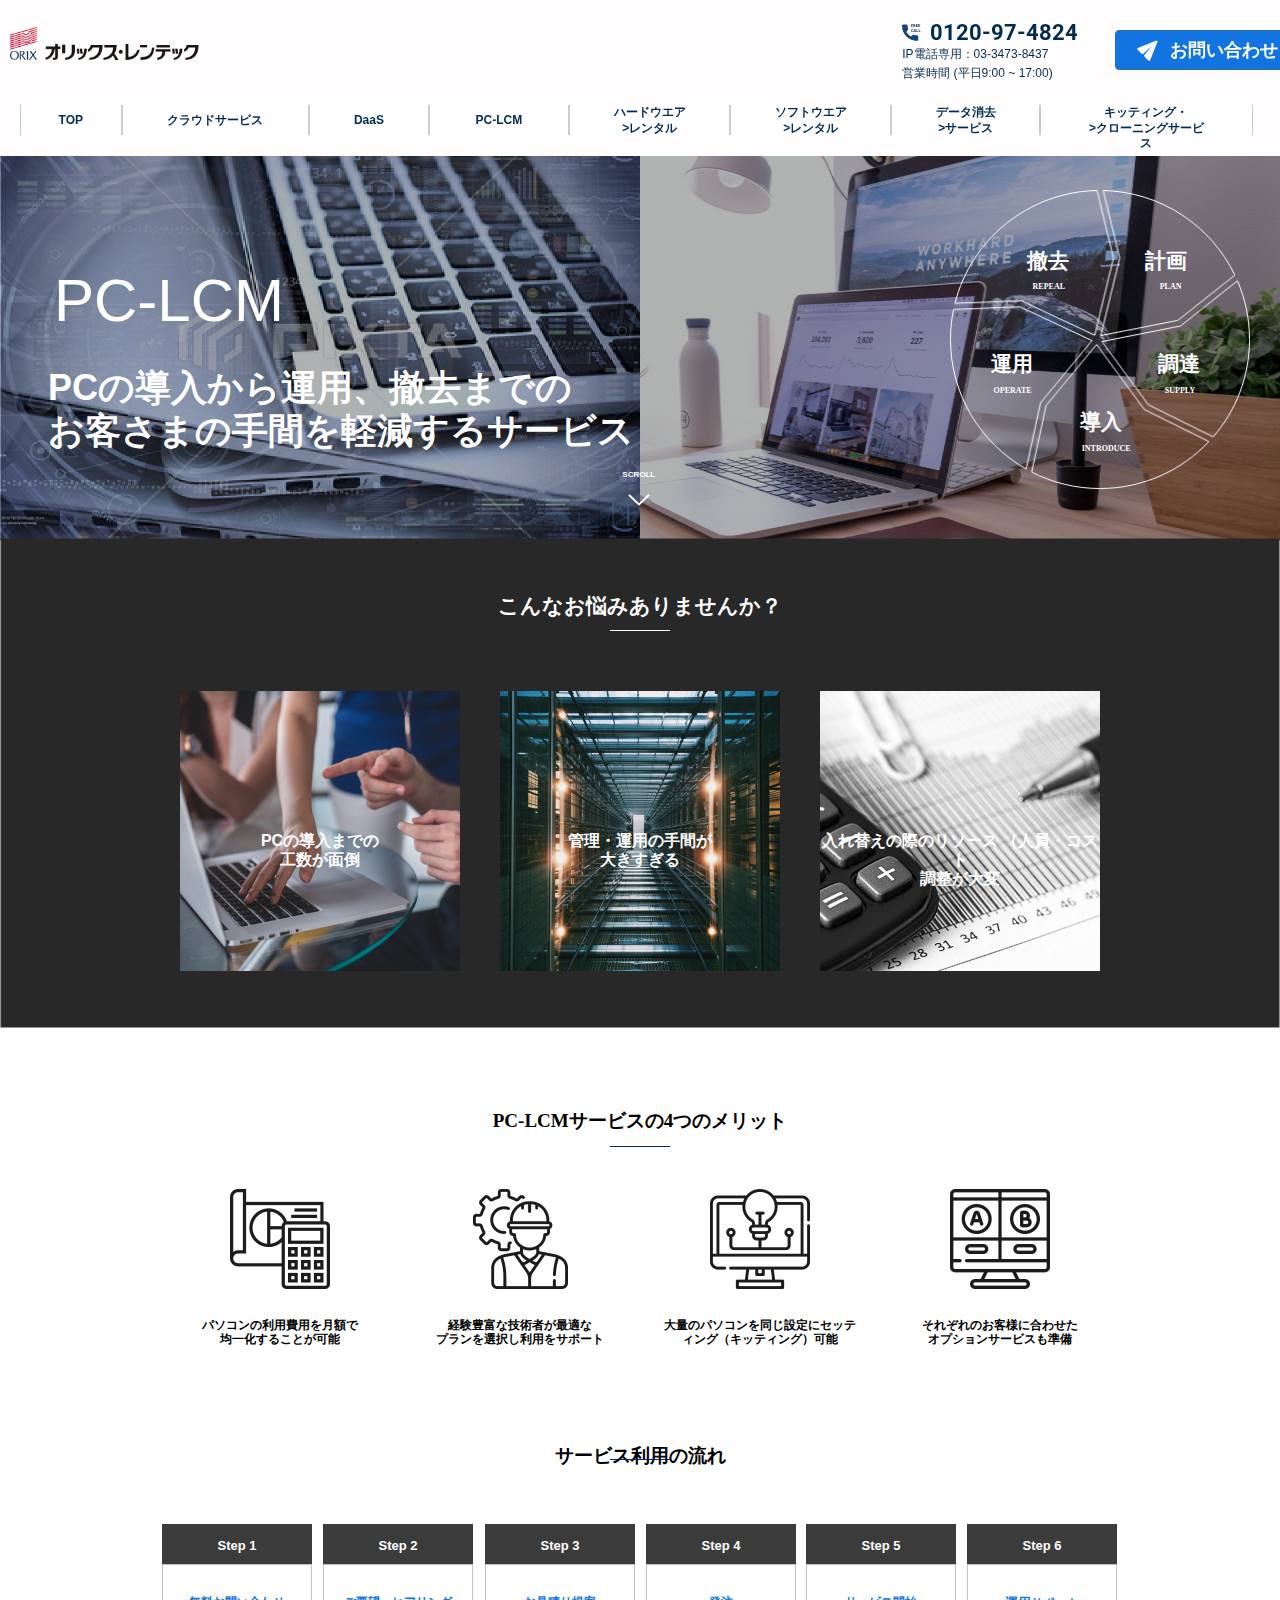
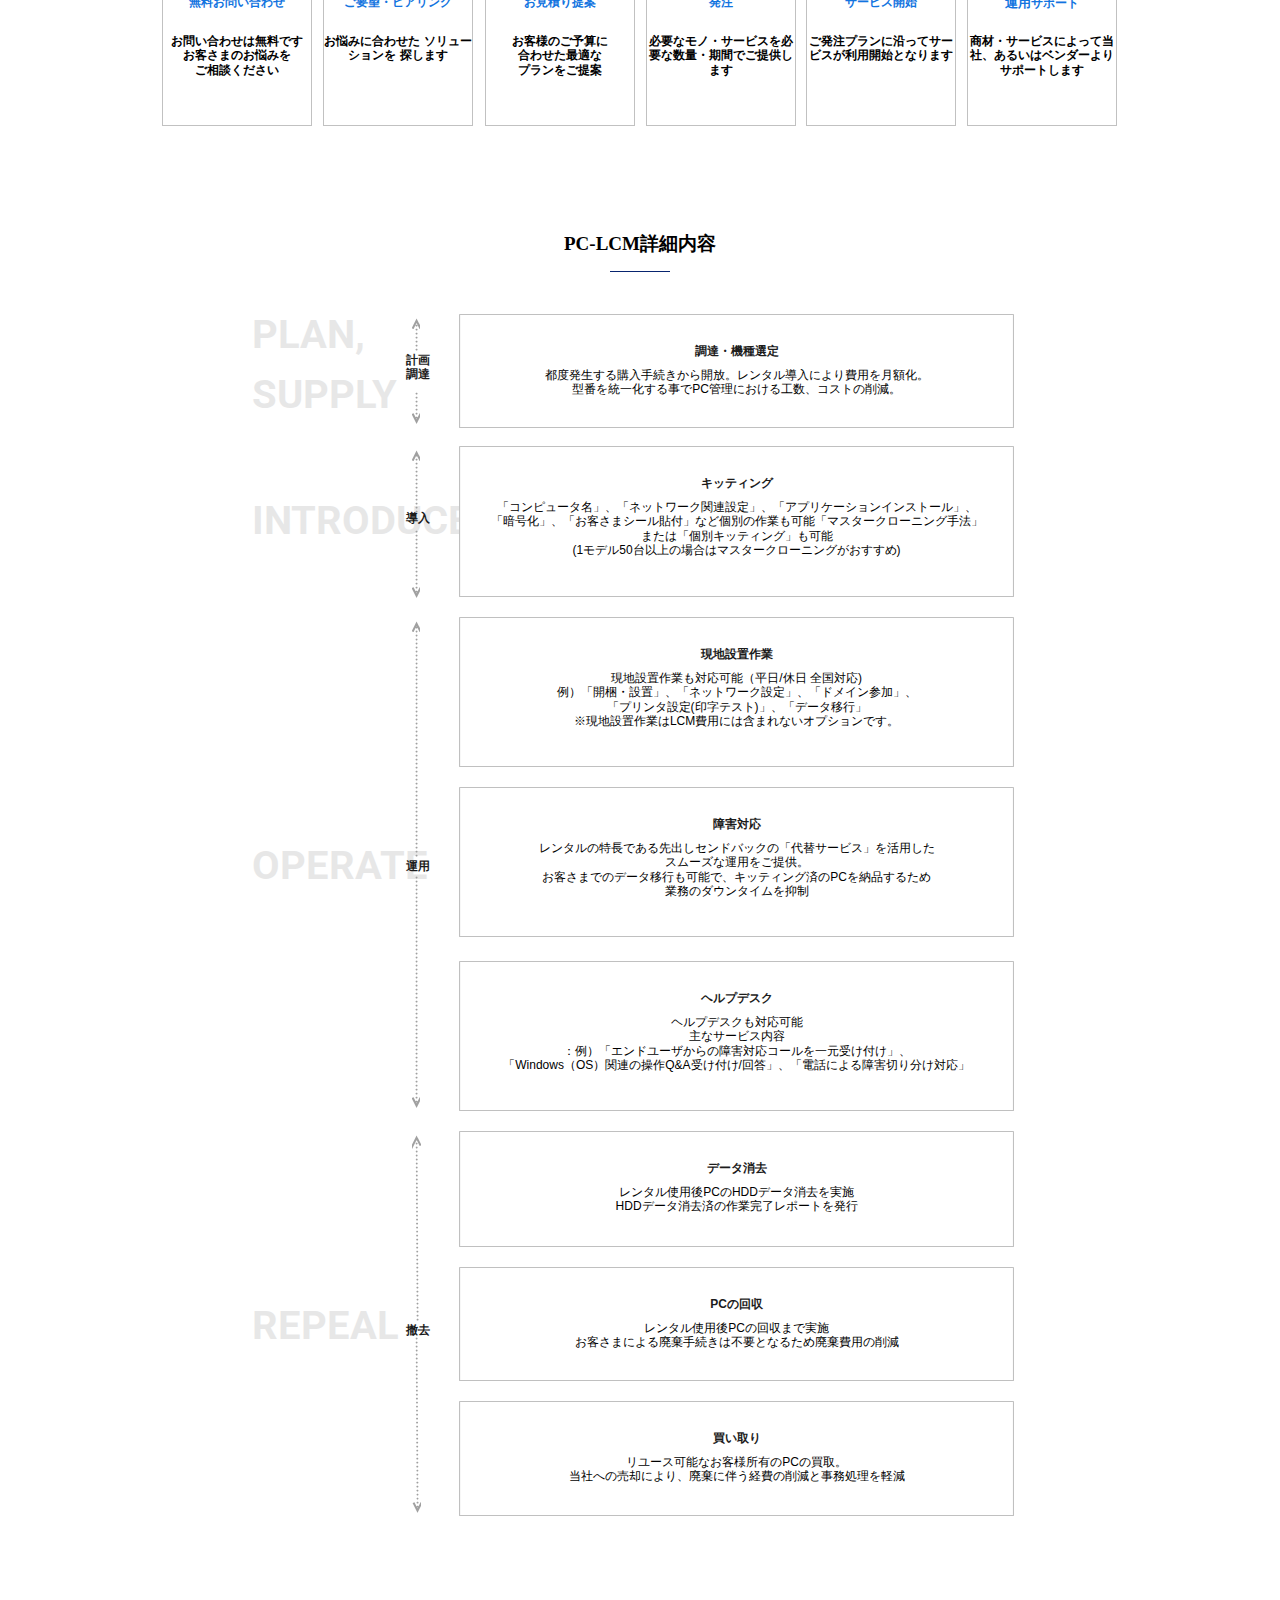
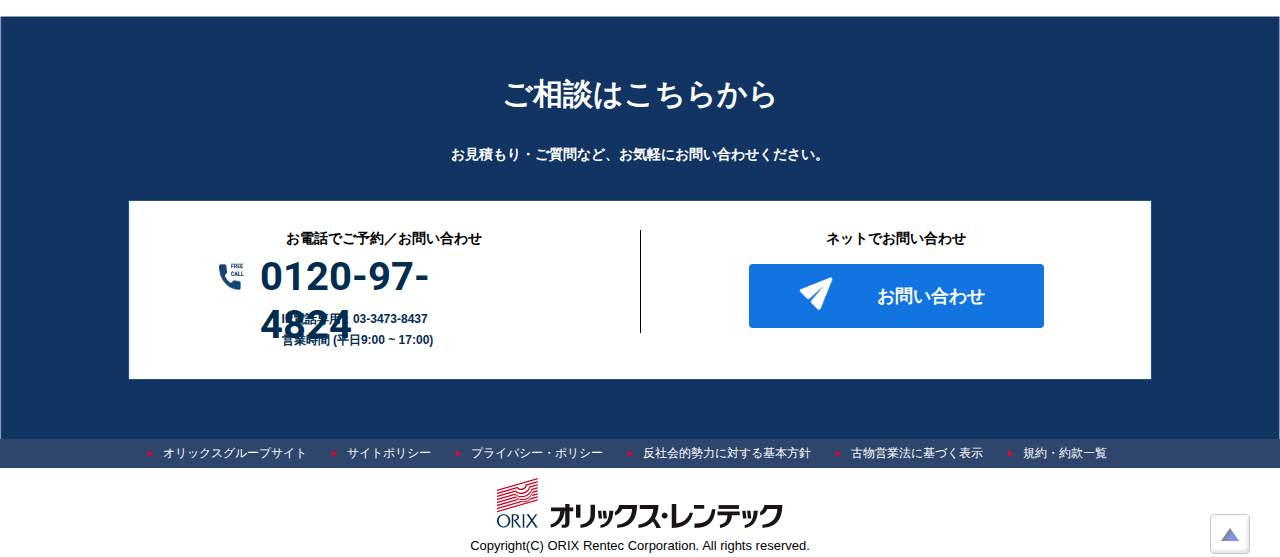
<file: PC-LCM/index.html>
<!DOCTYPE HTML PUBLIC "-//W3C//DTD HTML 4.01 Transitional//EN" "http://www.w3.org/TR/html4/loose.dtd">
<html>
<head>
<meta http-equiv="Content-Type" content="text/html; charset=UTF-8">
<meta name="viewport" content="width=device-width, initial-scale=1.0">
<title>PC-LCM</title>
<link href="../Untitled1.css" rel="stylesheet" type="text/css">
<link href="../font-awesome.min.css" rel="stylesheet" type="text/css">
<link href="PC-LCM.css" rel="stylesheet" type="text/css">
<link href='http://fonts.googleapis.com/css?family=Roboto' rel='stylesheet' type='text/css'>
</head>
<body>

<div id="wb_Image1" style="position:absolute;z-index:10;">
<img src="../images/img_video-1.png" id="Image1" alt=""></div>

<div id="wb_Image2" style="position:absolute;left:50%;top:140px;width:50%;height:400px;z-index:11;">
<img src="../images/img_vide_PC-LCMo.png" id="Image2" alt=""></div>

<div id="Layer2" style="position:absolute;text-align:left;z-index:12;">
</div>

<div id="wb_Text3" style="position:absolute;z-index:13;text-align:left;">
   <span style="">PC-LCM</span>
</div>

<div id="wb_Shape7" style="position:absolute;z-index:14;">
   <img src="../images/img0018.png" id="Shape7" alt="" style="">

   <div id="wb_Heading3" style="position:absolute;text-align:center;z-index:15;">
      <h2 id="Heading3">こんなお悩みありませんか？</h2>
   </div>
   <hr id="Line1" style="position:absolute;width:60px;height:1px;z-index:16;">
   

      
   <div id="cont1" style="position:absolute;">

      <div id="wb_Image3" style="position:absolute;z-index:17;">
         <img src="../images/bg-2@2x(4).png" id="Image3" alt="">
         <div id="wb_Text2" style="position:absolute;text-align:center;z-index:20;">
            <span style="">PCの導入までの<br>工数が面倒</span></div>
      </div>

      <div id="wb_Image4" style="position:absolute;z-index:18;">
         <img src="../images/bg-1@2x(6).png" id="Image4" alt="">

         <div id="wb_Text8" style="position:absolute;text-align:center;z-index:21;">
            <span style="">管理・運用の手間が<br>大きすぎる</span></div>
      </div>

      <div id="wb_Image5" style="position:absolute;z-index:19;">
         <img src="../images/img0139.png" id="Image5" alt="">

         <div id="wb_Text9" style="position:absolute;text-align:center;z-index:22;">
         <span style="">入れ替えの際のリソース （人員・コスト<br>調整が大変</span></div>
      </div>

   </div>
</div>



<div id="wb_Heading1" style="position:absolute;text-align:center;z-index:23;">
   <h2 id="Heading1">PC-LCMサービスの4つのメリット</h2>
   <hr id="Line2" style="position:absolute;left:calc(50% - 30px);width:60px;height:1px;z-index:24;">
</div>


<div id="cont2" style="position:absolute;">

      <div id="cc1" style="position:absolute;">
         <div id="wb_Image6" style="position:absolute;left:calc(50% - 50px);top:0;width:100px;height:100px;z-index:25;">
            <img src="../images/budget@2x.png" id="Image6" alt="">
         </div>

         <div id="wb_Text12" style="position:absolute;left:0;top:calc(100% - 32px);width:100%;height:32px;text-align:center;z-index:29;">
            <span style="color:#000000;font-weight: 600 ;font-size:12px;">パソコンの利用費用を月額で<br>均一化することが可能</span>
         </div>
      </div>

      <div id="cc2" style="position:absolute;">
         <div id="wb_Image13" style="position:absolute;left:calc(50% - 47.5px);width:95px;height:100px;z-index:26;">
            <img src="../images/1839274@2x.png" id="Image13" alt="">
         </div>

         <div id="wb_Text11" style="position:absolute;left:0;top:calc(100% - 32px);width:100%;height:32px;text-align:center;z-index:66;">
            <span style="color:#000000;font-weight: 600 ;font-size:12px;">経験豊富な技術者が最適な<br>プランを選択し利用をサポート</span>
         </div>
      </div>

      <div id="cc3" style="position:absolute;">
         <div id="wb_Image14" style="position:absolute;left:calc(50% - 50px);width:100px;height:100px;z-index:27;">
            <img src="../images/2794998@2x.png" id="Image14" alt="">
         </div>
         <div id="wb_Text10" style="position:absolute;left:0;top:calc(100% - 32px);width:100%;height:32px;text-align:center;z-index:67;">
            <span style="color:#000000;font-weight: 600 ;font-size:12px;">大量のパソコンを同じ設定にセッテ<br>ィング（キッティング）可能</span>
         </div>
      </div>

      <div id="cc4" style="position:absolute;">
         <div id="wb_Image16" style="position:absolute;left:calc(50% - 50px);width:100px;height:100px;z-index:28;">
            <img src="../images/Page-1@2x.png" id="Image16" alt="">
         </div>

         <div id="wb_Text13" style="position:absolute;left:0;top:calc(100% - 32px);width:100%;height:32px;text-align:center;z-index:68;">
            <span style="color:#000000;font-weight: 600 ;font-size:12px;">それぞれのお客様に合わせた<br>オプションサービスも準備</span>
         </div>
      </div>


</div>


<div id="wb_Image26" style="position:absolute;left:48.75%;top:485px;width:30px;height:30px;z-index:32;">
   <a href="#wb_Shape7">
   <img src="../images/ic_arrow.png" id="Image26" alt=""></a>
</div>

<div id="wb_Text83" style="position:absolute;z-index:53;text-align:left;">
   <span style="">PCの導入から運用、撤去までの <br>お客さまの手間を軽減するサービス</span>
</div>

<div id="wb_Text4" >
<span >SCROLL</span></div>

<div id="wb_Image17" style="position:absolute;z-index:55;">
<img src="../images/img_chartImage.png" id="Image17" alt="">
<div id="wb_Text44" style="position:absolute;left:191.84px;top:58.59px;width:48px;height:27px;text-align:center;z-index:56;">
<span style="color:#FFFFFF; font-size:21px;"><strong>計画</strong></span></div>

<div id="wb_Text48" style="position:absolute;left:208.16px;top:162.39px;width:48px;height:27px;z-index:57;text-align:left;">
<span style="color:#FFFFFF; font-size:21px;"><strong>調達</strong></span></div>

<div id="wb_Text49" style="position:absolute;left:211px;top:195.65px;width:38px;height:11px;text-align:center;z-index:58;">
<span style="color:#FFFFFF;font-family:'Segoe UI';font-size:8px;"><strong>SUPPLY</strong></span></div>

<div id="wb_Text51" style="position:absolute;left:129.65px;top:253.78px;width:53px;height:11px;text-align:center;z-index:59;">
<span style="color:#FFFFFF;font-family:'Segoe UI';font-size:8px;"><strong>INTRODUCE</strong></span></div>

<div id="wb_Text53" style="position:absolute;left:41.67px;top:195.65px;width:42px;height:11px;text-align:center;z-index:60;">
<span style="color:#FFFFFF;font-family:'Segoe UI';font-size:8px;"><strong>OPERATE</strong></span></div>

<div id="wb_Text47" style="position:absolute;left:81.84px;top:91.55px;width:34px;height:11px;text-align:center;z-index:61;">
<span style="color:#FFFFFF;font-family:'Segoe UI';font-size:8px;"><strong>REPEAL</strong></span></div>

<div id="wb_Text45" style="position:absolute;left:73.69px;top:58.59px;width:48px;height:27px;text-align:center;z-index:62;">
<span style="color:#FFFFFF; font-size:21px;"><strong>撤去</strong></span></div>

<div id="wb_Text46" style="position:absolute;left:205.09px;top:91.55px;width:31px;height:11px;text-align:center;z-index:63;">
<span style="color:#FFFFFF;font-family:'Segoe UI';font-size:8px;"><strong>PLAN</strong></span></div>

<div id="wb_Text52" style="position:absolute;left:40.57px;top:162.39px;width:48px;height:27px;z-index:64;text-align:left;">
<span style="color:#FFFFFF; font-size:21px;"><strong>運用</strong></span></div>

<div id="wb_Text50" style="position:absolute;left:129.56px;top:220.33px;width:48px;height:27px;z-index:65;text-align:left;">
<span style="color:#FFFFFF; font-size:21px;"><strong>導入</strong></span></div>

</div>


<div id="cont3" style="position: absolute;">
   <div id="wb_Heading2" style="position:absolute;text-align:center;z-index:69;">
      <h2 id="Heading2">サービス利用の流れ</h2>
      <hr id="Line14" style="position:absolute;left:calc(50% - 30px);width:60px;height:1px;z-index:70;">
   </div>
      

      <!-- step1 -->
      <div id="s1" style="position: absolute;">
         <div id="wb_Shape9" style="background: #3b3b3b  0% 0% no-repeat padding-box;position:absolute;left:0;top:0;width:100%;height:40px;z-index:72;">
            <div id="wb_Text14" style="position:absolute;left:0;top:calc(50% - 6.5px);width:100%;height:13px;text-align:center;z-index:100;">
               <span style="color:#FFFFFF;font-weight:600;font-size:13px;"><strong>Step 1</strong></span></div>
         </div>
         <div id="wb_Shape19" style="border: #C1C1C1 1px solid; position:absolute;left:0;top:40px;height:160px;z-index:82;">
               

               <div id="wb_Text61" style="position:absolute;left:0;top:30px;width:100%;height:17px;text-align:center;z-index:88;">
                  <span style="color:#1274E0;font-weight: 600;font-size:12px;">無料お問い合わせ</span></div>
               <div id="wb_Text67" style="position:absolute;left:0;top:69px;width:100%;height:68px;text-align:center;z-index:94;">
                     <span style="color:#000000;font-weight: 600;font-size:12px;">お問い合わせは無料です<br>お客さまのお悩みを <br>ご相談ください</span></div>
            </div>
      </div>

      <!-- step2 -->
      <div id="s2" style="position: absolute;">
         <div id="wb_Shape10" style="background: #3b3b3b  0% 0% no-repeat padding-box;position:absolute;left:0;top:0;width:100%;height:40px;z-index:73;">
            
            <div id="wb_Text55" style="position:absolute;left:0;top:calc(50% - 6.5px);width:100%;height:13px;text-align:center;z-index:83;">
               <span style="color:#FFFFFF;font-weight: 600;font-size:13px;"><strong>Step 2</strong></span></div>
         </div>

         <div id="wb_Shape18" style="border: #C1C1C1 1px solid;position:absolute;left:0;top:40px;height:160px;z-index:81;">
            
            <div id="wb_Text62" style="position:absolute;left:0;top:30px;width:100%;height:17px;text-align:center;z-index:89;">
               <span style="color:#1274E0;font-weight: 600;font-size:12px;"><strong>ご要望・ヒアリング</strong></span></div>
            <div id="wb_Text68" style="position:absolute;left:0;top:69px;width:100%;height:68px;text-align:center;z-index:95;">
                  <span style="color:#000000;font-weight: 600;font-size:12px;">お悩みに合わせた ソリューションを 探します</span></div>
         </div>
      </div>

      <!-- step3 -->
      <div id="s3" style="position: absolute;">
         <div id="wb_Shape11" style="background: #3b3b3b  0% 0% no-repeat padding-box;position:absolute;left:0;top:0;width:100%;height:40px;z-index:74;">
            
            <div id="wb_Text57" style="position:absolute;left:0;top:calc(50% - 6.5px);width:100%;height:13px;text-align:center;z-index:84;">
               <span style="color:#FFFFFF;font-weight: 600;font-size:13px;"><strong>Step 3</strong></span></div>
         </div>
         <div id="wb_Shape15" style="border: #C1C1C1 1px solid;position:absolute;left:0;top:40px;height:160px;z-index:80;">
             
            <div id="wb_Text63" style="position:absolute;left:0;top:30px;width:100%;height:17px;text-align:center;z-index:90;">
               <span style="color:#1274E0;font-weight: 600;font-size:12px;"><strong>お見積り提案</strong></span></div>
            <div id="wb_Text69" style="position:absolute;left:0;top:69px;width:100%;height:68px;text-align:center;z-index:96;">
                  <span style="color:#000000;font-weight: 600;font-size:12px;">お客様のご予算に<br>合わせた最適な<br>プランをご提案</span></div>
         </div>
      </div>

      <!-- step4 -->
      <div id="s4" style="position: absolute;">
         <div id="wb_Shape12" style="background: #3b3b3b  0% 0% no-repeat padding-box;position:absolute;left:0;top:0;width:100%;height:40px;z-index:75;">
            
            <div id="wb_Text58" style="position:absolute;left:0;top:calc(50% - 6.5px);width:100%;height:13px;text-align:center;z-index:85;">
               <span style="color:#FFFFFF;font-weight: 600;font-size:13px;"><strong>Step 4</strong></span></div>
         </div>
         <div id="wb_Shape8" style="border: #C1C1C1 1px solid;position:absolute;left:0;top:40px;height:160px;z-index:71;">
            
            <div id="wb_Text64" style="position:absolute;left:0;top:30px;width:100%;height:17px;text-align:center;z-index:91;">
               <span style="color:#1274E0;font-weight: 600;font-size:12px;"><strong>&#30330;&#27880;</strong></span></div>
            <div id="wb_Text70" style="position:absolute;left:0;top:69px;width:100%;height:68px;text-align:center;z-index:97;">
                  <span style="color:#000000;font-weight: 600;font-size:12px;">必要なモノ・サービスを必要な数量・期間でご提供します</span></div>
         </div>
      </div>

      <!-- step5 -->
      <div id="s5" style="position: absolute;">
         <div id="wb_Shape16" style="background: #3b3b3b  0% 0% no-repeat padding-box;position:absolute;left:0;top:0;width:100%;height:40px;z-index:76;">
            
            <div id="wb_Text59" style="position:absolute;left:0;top:calc(50% - 6.5px);width:100%;height:13px;text-align:center;z-index:86;">
               <span style="color:#FFFFFF;font-weight: 600;font-size:13px;"><strong>Step 5</strong></span></div>
         </div>

         <div id="wb_Shape14" style="border: #C1C1C1 1px solid;position:absolute;left:0;top:40px;height:160px;z-index:79;">
            
            <div id="wb_Text65" style="position:absolute;left:0;top:30px;width:100%;height:17px;text-align:center;z-index:92;">
               <span style="color:#1274E0;font-weight: 600;font-size:12px;"><strong>&#12469;&#12540;&#12499;&#12473;&#38283;&#22987;</strong></span></div>
            <div id="wb_Text71" style="position:absolute;left:0;top:69px;width:100%;height:68px;text-align:center;z-index:98;">
                  <span style="color:#000000;font-weight: 600;font-size:12px;">ご発注プランに沿ってサービスが利用開始となります</span></div>
         </div>
      </div>

      <!-- step6 -->
      <div id="s6" style="position: absolute;">
         <div id="wb_Shape17" style="background: #3b3b3b  0% 0% no-repeat padding-box;position:absolute;left:0;top:0;width:100%;height:40px;z-index:77;">
            
            <div id="wb_Text60" style="position:absolute;left:0;top:calc(50% - 6.5px);width:100%;height:13px;text-align:center;z-index:87;">
               <span style="color:#FFFFFF;font-weight: 600;font-size:13px;"><strong>Step 6</strong></span></div>
         </div>

         <div id="wb_Shape13" style="border: #C1C1C1 1px solid;position:absolute;left:0;top:40px;height:160px;z-index:78;">
            
            <div id="wb_Text66" style="position:absolute;left:0;top:30px;width:100%;height:17px;text-align:center;z-index:93;">
               <span style="color:#1274E0; font-size:13px;"><strong>&#36939;&#29992;</strong></span><span style="color:#1274E0;font-weight: 600;font-size:12px;"><strong>&#12469;&#12509;&#12540;&#12488;</strong></span></div>
            
            <div id="wb_Text72" style="position:absolute;left:0;top:69px;width:100%;height:68px;text-align:center;z-index:99;">
               <span style="color:#000000;font-weight: 600;font-size:12px;">商材・サービスによって当社、あるいはベンダーよりサポートします</span></div>
      
         </div>
            
      </div>
</div>

<div id="cont4" style="position: absolute;">
   <div id="wb_Heading4" style="position:absolute;left:0;top:0;width:100%;height:24px;text-align:center;z-index:101;">
      <h2 id="Heading4">PC-LCM詳細内容</h2></div>
   <hr id="Line3" style="position:absolute;left:calc(50% - 30px);top:38px;width:60px;height:1px;z-index:102;">

   
   <div id="wb_Text16" style="position:absolute;left:0;top:72px;width:167px;height:106px;z-index:30;text-align:left;">
   <span>PLAN,<br>SUPPLY</span></div>
   
   
<div style="position: absolute; width:26px;height:110px;top:80.5px; left: 153px;">
   <div id="wb_Line4" style="position:absolute;left:7px;top:0;width:2px;height:31px;z-index:103;">
      <img src="../images/img0032.png" id="Line4" alt=""></div>
      <div id="wb_Text79" style="position:absolute;left:0;top:39.5px;width:100%;height:30px;text-align:center;z-index:42;">
         <span>計画調達</span></div>
      <div id="wb_Line12" style="position:absolute;left:7px;top:74px;width:2px;height:31px;z-index:43;">
         <img src="../images/img0173.png" id="Line12" alt=""></div>
</div>
<div  style="position: absolute; width:26px;height:154px;top:213px; left: 153px;">
   <div id="wb_Line16" style="position:absolute;left:7px;top:0;width:2px;height:61px;z-index:44;">
   <img src="../images/img0174.png" id="Line16" alt=""></div>
   <div id="wb_Text80" style="position:absolute;left:0;top:64.5px;width:100%;height:15px;text-align:center;z-index:45;">
   <span>導入</span></div>
   <div id="wb_Line17" style="position:absolute;left:7px;top:78px;width:2px;height:69px;z-index:46;">
   <img src="../images/img0175.png" id="Line17" alt=""></div>
   </div>

<div style="position: absolute; width:26px;height:493px;top:384px; left: 153px;">
   
<div id="wb_Line18" style="position:absolute;left:7px;top:0;width:2px;height:234px;z-index:47;">
   <img src="../images/img0176.png" id="Line18" alt=""></div>
   
   <div id="wb_Text82" style="position:absolute;left:0;top:242px;width:100%;height:15px;text-align:center;z-index:49;">
   <span>運用</span></div>
<div id="wb_Line19" style="position:absolute;left:7px;top:255px;width:2px;height:231px;z-index:48;">
      <img src="../images/img0177.png" id="Line19" alt=""></div>
</div>

<div style="position: absolute; width:26px;height:484px;top:898px; left: 153px;">
   <div id="wb_Line20" style="position:absolute;left:7px;top:200px;width:2px;height:177px;z-index:50;">
      <img src="../images/img0178.png" id="Line20" alt=""></div>
      
      <div id="wb_Text81" style="position:absolute;left:0;top:192px;width:100%;height:15px;text-align:center;z-index:52;">
      <span>撤去</span></div>
      <div id="wb_Line13" style="position:absolute;left:7px;top:0;width:2px;height:184px;z-index:51;">
         <img src="../images/img0179.png" id="Line13" alt=""></div>
</div>

<div id="wb_Text17" style="position:absolute;left:0;top:258px;width:272px;height:45px;z-index:33;text-align:left;">
   <span>INTRODUCE</span></div>
   
<div id="wb_Text20" style="position:absolute;left:0;top:603px;width:209px;height:45px;z-index:39;text-align:left;">
   <span>OPERATE</span></div>


<div id="wb_Text31" style="position:absolute;left:0;top:1063px;width:161px;height:48px;z-index:41;text-align:left;">
   <span>REPEAL</span></div>

   <div id="wb_Shape1" style="position:absolute;left:207px;top:81px;width:71.52682255845942%;height:114px;z-index:31;">
      <img src="../images/img0035.png" id="Shape1" alt="" style="width:100%;height:114px;">
      
      <div id="wb_Text18" style="position:absolute;left:0;top:30px;width:100%;height:27px;text-align:center;z-index:34;">
         <span>調達・機種選定</span></div>
      
      <div id="wb_Text19" style="position:absolute;left:0;top:54px;width:100%;height:46px;text-align:center;z-index:35;">
         <span >
            都度発生する購入手続きから開放。レンタル導入により費用を月額化。
         </span><br>
         <span>
            型番を統一化する事でPC管理における工数、コストの削減。
         </span></div>
   </div>
      <div id="wb_Shape2" style="position:absolute;left:207px;top:213px;width:71.52682255845942%;;height:151px;z-index:36;">
      <img src="../images/img0164.png" id="Shape2" alt="" style="width:100%;height:151px;">
      <div id="wb_Text21" style="position:absolute;left:0;top:30px;width:100%;height:27px;text-align:center;z-index:37;">
         <span >キッティング</span></div>
      <div id="wb_Text22" style="position:absolute;left:0;top:54px;width:100%;height:80px;text-align:center;z-index:38;">
         <span>
            「コンピュータ名」、「ネットワーク関連設定」、「アプリケーションインストール」、 </span><br>
            <span>
            「暗号化」、「お客さまシール貼付」など個別の作業も可能「マスタークローニング手法」
         </span><br>
         <span>
            または「個別キッティング」も可能
         </span><br>
         <span>
            (1モデル50台以上の場合はマスタークローニングがおすすめ)
         </span>
         </div>
   </div>

   <div id="wb_Shape5" style="position:absolute;left:207px;top:384px;width:71.52682255845942%;;height:150px;z-index:104;">
      <img src="../images/img0033.png" id="Shape5" alt="" style="width:100%;height:150px;">
      <div id="wb_Text15" style="position:absolute;left:0;top:30px;width:100%;height:27px;text-align:center;z-index:105;">
      <span>現地設置作業</span></div>
      
      <div id="wb_Text23" style="position:absolute;left:0;top:54px;width:100%;height:80px;text-align:center;z-index:106;">
      <span >
         現地設置作業も対応可能（平日/休日 全国対応)
      </span><br>
      <span>
          例）「開梱・設置」、「ネットワーク設定」、「ドメイン参加」、
      </span><br>
      <span>
         「プリンタ設定(印字テスト)」、「データ移行」
      </span><br>
      <span>
            ※現地設置作業はLCM費用には含まれないオプションです。
      </span></div>
   </div>


   <div id="wb_Shape20" style="position:absolute;left:207px;top:554px;width:71.52682255845942%;;height:150px;z-index:124;">
      <img src="../images/img0141.png" id="Shape20" alt="" style="width:100%;height:150px;">
      
      <div id="wb_Text24" style="position:absolute;left:0;top:30px;width:100%;height:27px;text-align:center;z-index:125;">
      <span>障害対応</span></div>
      
      <div id="wb_Text25" style="position:absolute;left:0;top:54px;width:100%;height:80px;text-align:center;z-index:126;">
      <span>
         レンタルの特長である先出しセンドバックの「代替サービス」を活用した
      </span><br>
      <span>
         スムーズな運用をご提供。
      </span><br>
      <span>
         お客さまでのデータ移行も可能で、キッティング済のPCを納品するため
      </span><br>
      <span>
         業務のダウンタイムを抑制
      </span></div>
   </div>

   <div id="wb_Shape21" style="position:absolute;left:207px;top:728px;width:71.52682255845942%;;height:150px;z-index:127;">
      <img src="../images/img0142.png" id="Shape21" alt="" style="width:100%;height:150px;">
      
      <div id="wb_Text26" style="position:absolute;left:0;top:30px;width:100%;height:27px;text-align:center;z-index:128;">
      <span>ヘルプデスク</span></div>
      
      <div id="wb_Text27" style="position:absolute;left:0;top:54px;width:100%;height:80px;text-align:center;z-index:129;">
      <span>
         ヘルプデスクも対応可能
      </span><br>
      <span>
         主なサービス内容
      </span><br>
      <span>
         ：例）「エンドユーザからの障害対応コールを一元受け付け」、
      </span><br>
      <span>「Windows（OS）関連の操作Q&A受け付け/回答」、「電話による障害切り分け対応」</span></div>
   </div>

   <div id="wb_Shape22" style="position:absolute;left:207px;top:898px;width:71.52682255845942%;;height:116px;z-index:130;">
      <img src="../images/img0143.png" id="Shape22" alt="" style="width:100%;height:116px;">
      
      <div id="wb_Text28" style="position:absolute;left:0;top:30px;width:100%;height:27px;text-align:center;z-index:131;">
      <span>データ消去</span></div>
      
      <div id="wb_Text29" style="position:absolute;left:0;top:54px;width:100%;height:40px;text-align:center;z-index:132;">
      <span>
         レンタル使用後PCのHDDデータ消去を実施
      </span><br>
      <span>
         HDDデータ消去済の作業完了レポートを発行
      </span></div>
   </div>


      <div id="wb_Shape23" style="position:absolute;left:207px;top:1034px;width:71.52682255845942%;;height:114px;z-index:133;">
      <img src="../images/img0144.png" id="Shape23" alt="" style="width:100%;height:114px;">
      
      <div id="wb_Text30" style="position:absolute;left:0;top:30px;width:100%;height:27px;text-align:center;z-index:134;">
      <span>PCの回収</span></div>
      
      <div id="wb_Text32" style="position:absolute;left:0;top:54px;width:100%;height:40px;text-align:center;z-index:135;">
      <span >
         レンタル使用後PCの回収まで実施
      </span><br>
      <span>
         お客さまによる廃棄手続きは不要となるため廃棄費用の削減
      </span></div>
   </div>


   <div id="wb_Shape24" style="position:absolute;left:207px;top:1168px;width:71.52682255845942%;;height:115px;z-index:136;">
      <img src="../images/img0145.png" id="Shape24" alt="" style="width:100%;height:115px;">
      
      <div id="wb_Text33" style="position:absolute;left:0;top:30px;width:100%;height:27px;text-align:center;z-index:137;">
      <span>買い取り</span></div>
      
      <div id="wb_Text34" style="position:absolute;left:0;top:54px;width:100%;height:40px;text-align:center;z-index:138;">
      <span>
         リユース可能なお客様所有のPCの買取。
      </span><br>
      <span>
         当社への売却により、廃棄に伴う経費の削減と事務処理を軽減
      </span></div>
   </div>
</div>   
   
  






<div id="wb_CssMenu2" style="">
<ul>
<li class="firstmain"><a href="#" target="_self" title="&#12458;&#12522;&#12483;&#12463;&#12473;&#12464;&#12523;&#12540;&#12503;&#12469;&#12452;&#12488;">&#12458;&#12522;&#12483;&#12463;&#12473;&#12464;&#12523;&#12540;&#12503;&#12469;&#12452;&#12488;</a>
</li>
<li><a href="#" target="_self" title="&#12469;&#12452;&#12488;&#12509;&#12522;&#12471;&#12540;">&#12469;&#12452;&#12488;&#12509;&#12522;&#12471;&#12540;</a>
</li>
<li><a href="#" target="_self" title="&#12503;&#12521;&#12452;&#12496;&#12471;&#12540;&#12539;&#12509;&#12522;&#12471;&#12540;">&#12503;&#12521;&#12452;&#12496;&#12471;&#12540;&#12539;&#12509;&#12522;&#12471;&#12540;</a>
</li>
<li><a href="#" target="_self" title="&#21453;&#31038;&#20250;&#30340;&#21218;&#21147;&#12395;&#23550;&#12377;&#12427;&#22522;&#26412;&#26041;&#37341;">&#21453;&#31038;&#20250;&#30340;&#21218;&#21147;&#12395;&#23550;&#12377;&#12427;&#22522;&#26412;&#26041;&#37341;</a>
</li>
<li><a href="#" target="_self" title="&#21476;&#29289;&#21942;&#26989;&#27861;&#12395;&#22522;&#12389;&#12367;&#34920;&#31034;">&#21476;&#29289;&#21942;&#26989;&#27861;&#12395;&#22522;&#12389;&#12367;&#34920;&#31034;</a>
</li>
<li><a href="#" target="_self" title="&#35215;&#32004;&#12539;&#32004;&#27454;&#19968;&#35239;">&#35215;&#32004;&#12539;&#32004;&#27454;&#19968;&#35239;</a>
</li>
</ul>
</div>
<div id="wb_Text1" style="position:absolute;left:0;top:3738px;width:100%;height:16px;text-align:center;z-index:108;">
<span style="color:#000000;font-family:Arial;font-size:13px;">Copyright(C) ORIX Rentec Corporation. All rights reserved.</span></div>
<div id="wb_Image49" style="position: absolute;z-index:100;">
<a href="https://www.orixrentec.jp/index.html">
   <img src="../images/logo.png" id="Image49" alt="">
</a>
</div>

<div id="wb_Image7" style="position:absolute;left:calc(100% - 70px);top:3714px;width:40px;height:40px;filter:alpha(opacity=50);opacity:0.50;z-index:110;">
   <a href="#" target="_self">
<img src="../images/arrow_page_top.png" id="Image7" alt=""></a></div>

<div id="wb_Shape4" style="position:absolute;z-index:102;">

   <img src="../images/img0034.png" id="Shape4" alt="" style="width:100%;height:100%;">
   
      <div id="wb_Heading5" style="position:absolute;top:60px;width:100%;height:30px;text-align:center;z-index:112;">
      <h3 id="Heading5">ご相談はこちらから</h3></div>
      <div id="wb_Heading10" style="position:absolute;top:130px;width:100%;height:16px;text-align:center;z-index:113;">
      <h3 id="Heading10">お見積もり・ご質問など、お気軽にお問い合わせください。</h3></div>
   
      <div id="wb_Shape6" style="position:absolute;z-index:103;">
      <img src="../images/img0146.png" id="Shape6" alt="" style="width:100%;height:100%;">

      <hr id="Line6" style="position:absolute;z-index:114;">
      
      <div id="left-side"  style="position:absolute;z-index:104;text-align:center;">
         <div id="wb_Image47" style="position:absolute;z-index:110;">
            <img src="../images/ic_phone@2x.png" id="Image47" alt="">
         </div>

         <div id="wb_Text38" style="position:absolute;z-index:104;text-align:center;">
            <span >お電話でご予約／お問い合わせ</span>
         </div>
         <div id="wb_Text39" style="position:absolute;z-index:105;text-align:left;">
            <span >0120-97-4824</span>
         </div>
         <div id="wb_Text40" style="position:absolute;z-index:106;text-align:left;">
            <span>IP電話専用：03-3473-8437</span>
         </div>
         <div id="wb_Text41" style="position:absolute;z-index:107;text-align:left;">
            <span>営業時間 (平日9:00 ~ 17:00)</span>
         </div>
      </div>
      
      <div id="right-side" style="position:absolute;text-align:center;z-index:108;">
         <div id="wb_Text42" style="position:absolute;text-align:center;z-index:108;">
            <span >ネットでお問い合わせ</span></div>
            
         
            <div id="wb_Image48" style="">
               <a href="https://www.orixrentec.jp/index.html">
               <img src="../images/ic_message@2x.png" id="Image48" alt="">
               </a>
               <input type="button" id="Button21" onclick="window.location.href='https://www.orixrentec.jp/index.html';return false;" name="お問い合わせ" value="お問い合わせ" style="">
           </div>
      </div>
   </div>
</div>

<div id="PageHeader1" style="position:fixed;text-align:center;z-index:7777;">
    <div id="PageHeader1_Container" style="height:100%;width:100%;position:relative;margin-left:auto;margin-right:auto;text-align:left;">
      <div class="header">
         <div class="header__content">
            <div class="header__left-col">
               
               <p class="header__logo">
                  <a href="https://www.orixrentec.jp/index.html">
                     <img src="../images/logo.png"  alt="" width="189">
                  </a>
               </p>
                  
            </div>
            <div class="header__right-col">
               
               <div id="wb_Text6" style="">
                  <span>IP電話専用：03-3473-8437</span>
               </div>
               <div id="wb_Text7" style="">
                  <span>営業時間 (平日9:00 ~ 17:00)</span>
               </div>
               
               
               <div id="wb_Image45" style="position:absolute;left:67.334%;top:20px;width:179px;height: 22px;z-index:4;">
                  <img src="../images/ic_phone.png" id="Image45" alt="">
                  <div id="wb_Text5" style="">
                     <span style="">0120-97-4824</span>
                  </div>
               </div>
               
               <div id="wb_Image46" style="">
                  <a href="https://www.orixrentec.jp/index.html">
                     <img src="../images/ic_message.png" id="Image46" alt="">
                  </a>
                  <input type="button" id="Button1" onclick="window.location.href='https://www.orixrentec.jp/index.html';return false;" name="お問い合わせ" value="お問い合わせ" style="">
               </div>
            </div>
               
         </div>
            
      </div>
    <div id="wb_CssMenu1" style="z-index:7;">
      <ul>
         <li class="firstmain"  id="l1" ><a href="../index.html" target="_self" style=" width: 100%;">TOP</a>
         </li>
         <li  id="l2" ><a href="../wire_cloudservice/index.html" target="_self" title="クラウドサービス" style=" width: 100%;">クラウドサービス</a>
         </li>
         <li  id="l3" ><a href="../DaaS/index.html" target="_self" style=" width:100%;">DaaS</a>
         </li>
         <li  id="l4" ><a href="./index.html" target="_self" style=" width: 100%;">PC-LCM</a>
         </li>
         <li  id="l5" ><a href="../hardware_rental/index.html" target="_self" title="ハードウエア レンタル" style=" width: 100%;"><div id="l55">ハードウエア<br>>レンタル</div></a>
         </li>
         <li  id="l6" ><a href="../softwarerental/index.html" target="_self" title="ソフトウエア レンタル" style=" width: 100%;"><div id="l66">ソフトウエア<br>>レンタル</div></a>
         </li>
         <li  id="l7" ><a href="../Data_Erasure_Solution_Service/index.html" target="_self" title="データ消去 サービス" style=" width:100%;"><div id="l77">データ消去<br>>サービス</div></a>
         </li>
         <li  id="l8" ><a href="../Kittingandcloningservices/index.html" target="_self" title="キッティング・ クローニングサービス" style=" width: 100%;"><div id="l88">キッティング・<br>>クローニングサービス</div></a>
         </li>
      </ul>
    </div>
    <div class="header__mob">
      <div class="header__content">
         <div class="header__left-col">
            <p class="header__logo">
               <a href="https://www.orixrentec.jp/index.html">
                  <img src="../images/logo.png"  alt="" width="88%">
               </a>
            </p>
         </div>
         <div class="header__right-col">
            <div id="wb_Image50" onclick="myFunction()">
               <i class="fa fa-bars" aria-hidden="true"></i></div>
             <div id="wb_Image51" >
               <i class="fa fa-envelope" aria-hidden="true"></i></div>         
         </div>
      </div>
    </div>

   <div id="wb_CssMenu3" class="hide" style="z-index:7;">
      <ul>
         <li class="firstmain" id="l31" ><a href="../index.html" target="_self" style=" width: -webkit-fill-available;">TOP</a>
         </li>
         <li id="l32" ><a href="../wire_cloudservice/index.html" target="_self" title="クラウドサービス" style=" width: -webkit-fill-available;">クラウドサービス</a>
         </li>
         <li id="l33" ><a href="../DaaS/index.html" target="_self" style=" width:-webkit-fill-available;">DaaS</a>
         </li>
         <li id="l34" ><a href="../PC-LCM/index.html" target="_self" style=" width: -webkit-fill-available;">PC-LCM</a>
         </li>
         <li id="l35" ><a href="../hardware_rental/index.html" target="_self" title="ハードウエア レンタル" style=" width: -webkit-fill-available;"><span>ハードウエア レンタル</span></a>
         </li>
         <li id="l36" ><a href="../softwarerental/index.html" target="_self" title="ソフトウエア レンタル" style=" width: -webkit-fill-available;"><span>ソフトウエア レンタル</span></a>
         </li>
         <li id="l37" ><a href="../Data_Erasure_Solution_Service/index.html" target="_self" title="データ消去 サービス" style=" width:-webkit-fill-available;"><span>データ消去 サービス</span></a>
         </li>
         <li id="l38" ><a href="../Kittingandcloningservices/index.html" target="_self" title="キッティング・ クローニングサービス" style=" width: -webkit-fill-available;"><span>キッティング・ クローニングサービス</span></a>
         </li>
      </ul>
    </div>
    </div>
    </div>

    <script>
      function myFunction() {
        var x = document.getElementById("wb_CssMenu3");
        console.log(x)
        if (x.className.indexOf("show") == -1) { 
          x.className = "show";
        } else {
         x.className = "hide";
        }
      }
   </script>
</body>
</html>
</file>
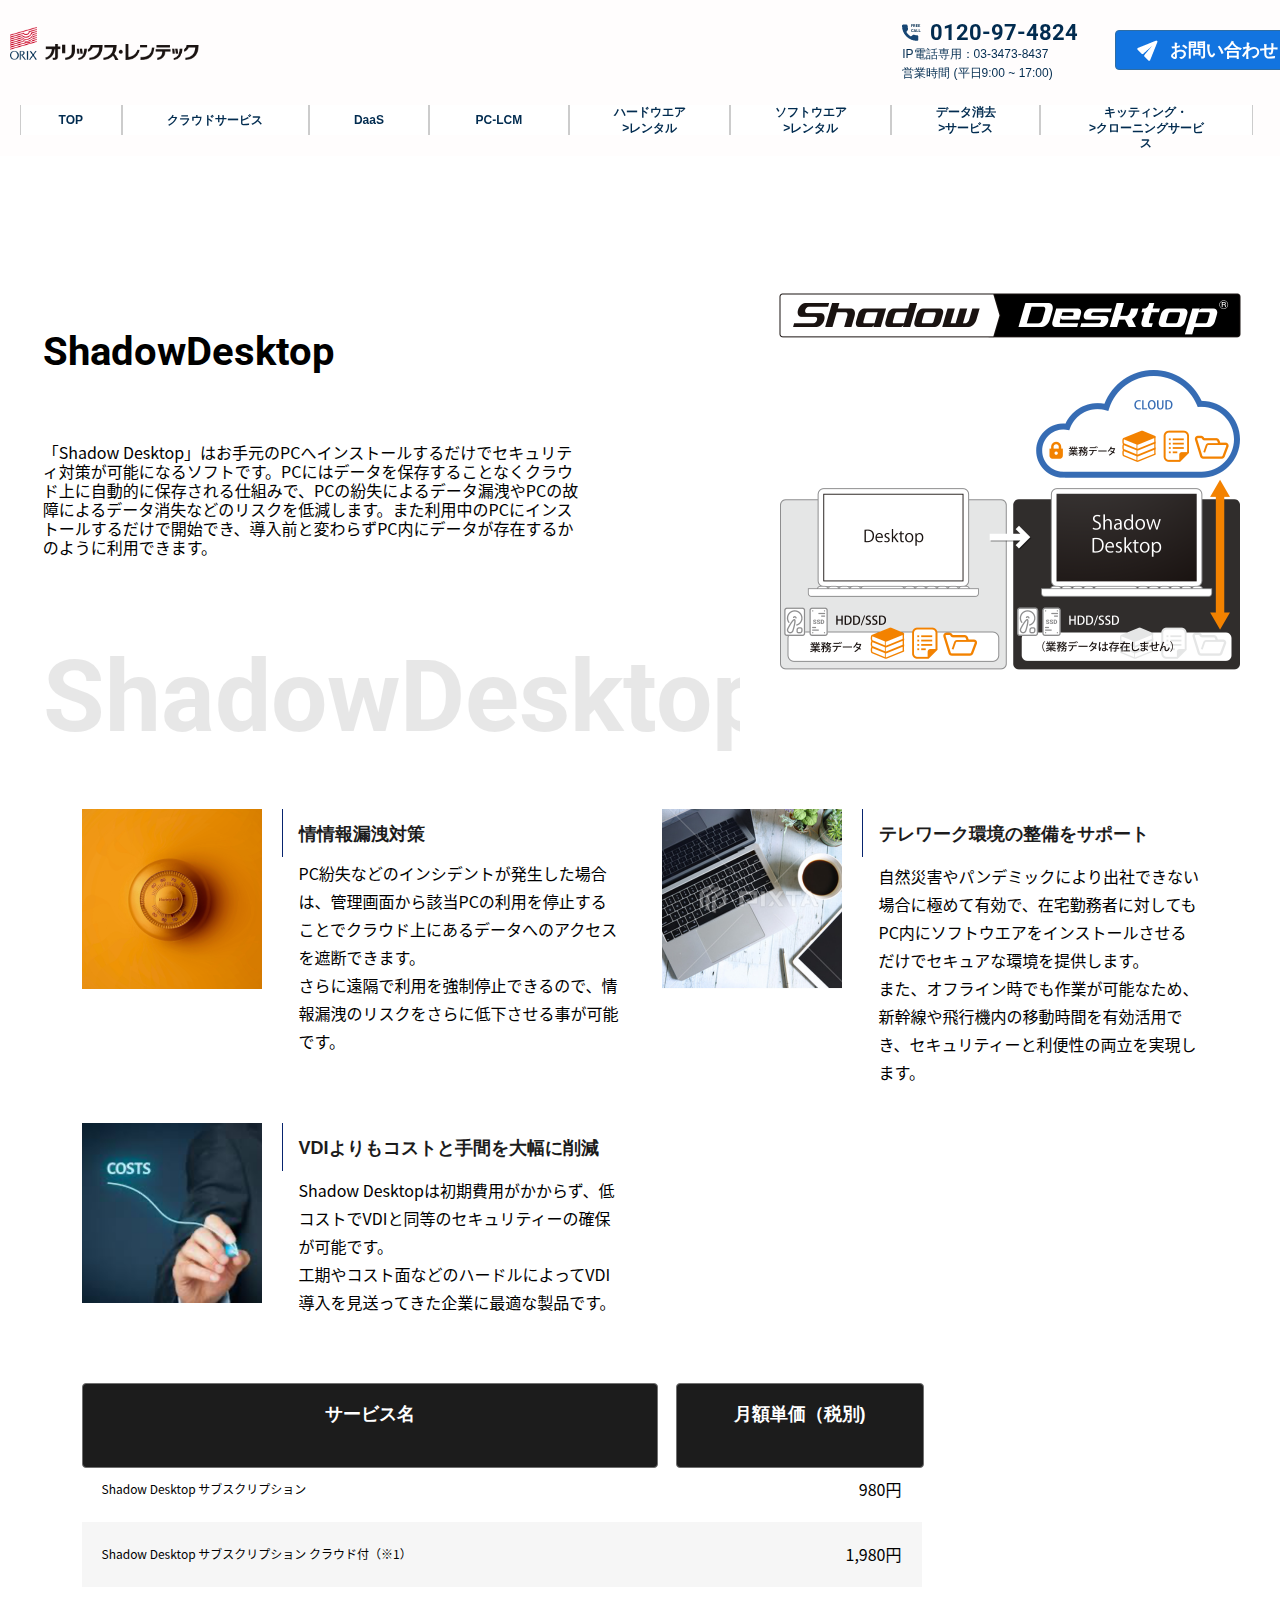
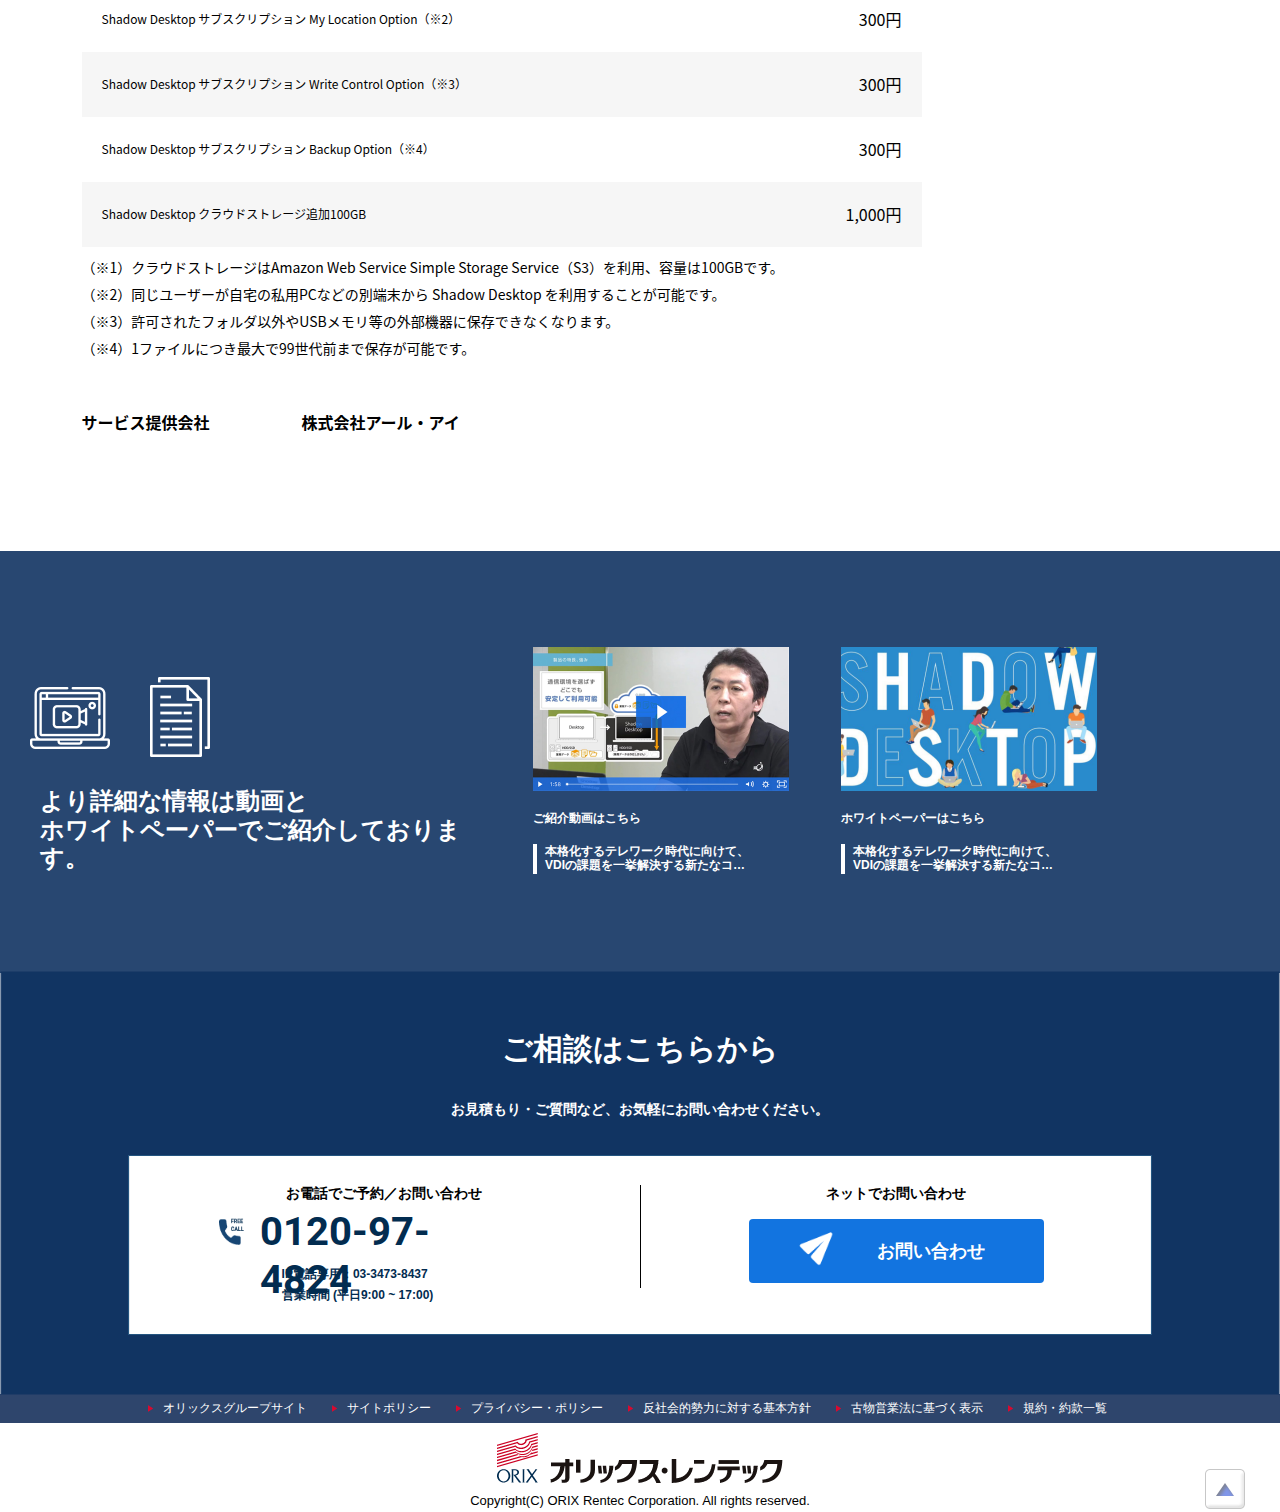
<file: shadowdesktop/index.html>
<!DOCTYPE HTML PUBLIC "-//W3C//DTD HTML 4.01 Transitional//EN" "http://www.w3.org/TR/html4/loose.dtd">
<html>
<head>
<meta http-equiv="Content-Type" content="text/html; charset=UTF-8">
<meta name="viewport" content="width=device-width, initial-scale=1.0">
<title>ShadowDesktop</title>
<link href="../Untitled1.css" rel="stylesheet" type="text/css">
<link href="../font-awesome.min.css" rel="stylesheet" type="text/css">
<link href="shadowdesktop.css" rel="stylesheet" type="text/css">
<link href='http://fonts.googleapis.com/css?family=Roboto' rel='stylesheet' type='text/css'>
</head>
<body>

<div id="wb_Text6" style="position:absolute;left:3.333%;top:328px;width:305px;height:55px;z-index:14;text-align:left;">
<span>ShadowDesktop</span></div>

<div id="wb_Text7" style="position:absolute;z-index:15;text-align:left;">
<span>
   「Shadow Desktop」はお手元のPCへインストールするだけでセキュリティ対策が可能になるソフトです。PCにはデータを保存することなくクラウド上に自動的に保存される仕組みで、PCの紛失によるデータ漏洩やPCの故障によるデータ消失などのリスクを低減します。また利用中のPCにインストールするだけで開始でき、導入前と変わらずPC内にデータが存在するかのように利用できます。
</span></div>


<div id="cont1" style="">
   <div id="cc1"  style="position:absolute;z-index:16;">

      <div id="wb_Image4" style="position:absolute;left:0;top:0;width:180px;height:180px;z-index:16;">
         <img src="../images/bg-3@2x(2).png" id="Image4" alt="Mobirise"></div>
         
         <div id="wb_Heading5" style="position:absolute;left:217px;z-index:41;">
            <h3 id="Heading5">情情報漏洩対策</h3></div>
         
         <hr id="Line4" style="position:absolute;left:200px;top:0;width:1px;height:48px;z-index:42;">
            
         
         <div id="wb_Text9" style="position:absolute;left:217px;z-index:40;text-align:left;">
            <span>
               PC紛失などのインシデントが発生した場合は、管理画面から該当PCの利用を停止することでクラウド上にあるデータへのアクセスを遮断できます。
               <br>
               さらに遠隔で利用を強制停止できるので、情報漏洩のリスクをさらに低下させる事が可能です。
            </span>
         </div>
   </div>

   <div id="cc2" style="position:absolute;z-index:31;">


      <div id="wb_Image5" style="position:absolute;left:0;top:0;width:180px;height:180px;z-index:31;">
         <img src="../images/bg-2@2x(5).png" id="Image5" alt="Mobirise"></div>

      <div id="wb_Heading3" style="position:absolute;left:217px;z-index:44;">
         <h3 id="Heading3">テレワーク環境の整備をサポート</h3></div>

      <hr id="Line2" style="position:absolute;left:200px;top:0;width:1px;height:48px;z-index:45;">

      <div id="wb_Text4" style="position:absolute;left:217px;z-index:43;text-align:left;">
         <span>自然災害やパンデミックにより出社できない場合に極めて有効で、在宅勤務者に対してもPC内にソフトウエアをインストールさせるだけでセキュアな環境を提供します。 <br>また、オフライン時でも作業が可能なため、新幹線や飛行機内の移動時間を有効活用でき、セキュリティーと利便性の両立を実現します。</span></div>
   </div>

   <div id="cc3" style="position:absolute;z-index:30;">
      <div id="wb_Image1" style="position:absolute;left:0;top:0;width:180px;height:180px;z-index:30;">
         <img src="../images/bg-1@2x(7).png" id="Image1" alt="Mobirise"></div>

      <div id="wb_Heading2" style="position:absolute;left:217px;z-index:47;">
         <h3 id="Heading2">VDIよりもコストと手間を大幅に削減</h3></div>

      <hr id="Line1" style="position:absolute;left:200px;top:0;width:1px;height:48px;z-index:48;">
                  
      <div id="wb_Text10" style="position:absolute;left:217px;z-index:46;text-align:left;">
         <span>
            Shadow Desktopは初期費用がかからず、低コストでVDIと同等のセキュリティーの確保が可能です。 
            <br>
            工期やコスト面などのハードルによってVDI導入を見送ってきた企業に最適な製品です。
         </span>
      </div>
   </div>

   <table class="c" style="position: absolute;left:0;">
      <tr>
         <th width="580px">
            <div style="
               background-color: #1C1C1C;
               height: 100%;
               text-align: center;
               width: 96.66667%;
               border: 1px solid #707070;
               border-radius: 4px;
               padding-top: 20px;
               ">サービス名</div>
            </th>
            <th width="240px">
               <div style="
                  background-color: #1C1C1C;
                  height: 100%;
                  text-align: center;
                  width: 100%;
                  border: 1px solid #707070;
                  border-radius: 4px;
                  padding-top: 20px;
                  ">月額単価（税別)</div>
            </th>
         
      </tr>
      <tr>
         <td style="text-align: left;">Shadow Desktop サブスクリプション</td>
         <td style="text-align: right;">980円</td>
      </tr>
      <tr style="background-color: #F6F6F6;">
      <td style="text-align: left;">Shadow Desktop サブスクリプション クラウド付（※1）</td>
      <td style="text-align: right;">1,980円</td>
      </tr>
      <tr>
      <td style="text-align: left;">Shadow Desktop サブスクリプション My Location Option（※2）</td>
      <td style="text-align: right;">300円</td>
      </tr>
      <tr style="background-color: #F6F6F6;">
      <td style="text-align: left;">Shadow Desktop サブスクリプション Write Control Option（※3）</td>
      <td style="text-align: right;">300円</td>
      </tr>
      <tr>
      <td style="text-align: left;">Shadow Desktop サブスクリプション Backup Option（※4）</td>
      <td style="text-align: right;">300円</td>
      </tr>
      <tr style="background-color: #F6F6F6;">
      <td style="text-align: left;">Shadow Desktop クラウドストレージ追加100GB　</td>
      <td style="text-align: right;">1,000円</td>
      </tr>
   </table>
   
   <div id="wb_Text23" style="position:absolute;z-index:25;text-align:left;">
      <span >
         （※1）クラウドストレージはAmazon Web Service Simple Storage Service（S3）を利用、容量は100GBです。 
         <br>
         （※2）同じユーザーが自宅の私用PCなどの別端末から Shadow Desktop を利用することが可能です。 
         <br>
         （※3）許可されたフォルダ以外やUSBメモリ等の外部機器に保存できなくなります。 
         <br>
         （※4）1ファイルにつき最大で99世代前まで保存が可能です。
      </span>
   </div>
      
      <div id="cont2" style="position:absolute;">
         <div id="wb_Text20" style="position:absolute;z-index:18;text-align:left;">
            <span >サービス提供会社</span></div>
         <div id="wb_Text30" style="position:absolute;z-index:19;text-align:left;">
            <span >株式会社アール・アイ</span></div>
            
      
      </div>
</div>

<div id="wb_Heading1" style="position:absolute;height:111px;z-index:28;">
<h1 id="Heading1">ShadowDesktop</h1></div>

<div id="wb_Image2" style="position:absolute;left:calc(100% - 540px);top:212px;width:540px;height:540px;z-index:29;">
<img src="../images/グループ 95@2x.png" id="Image2" alt=""></div>


<div id="wb_Image20" style="position:absolute;left:0;top:306px;width:100%;height:auto;z-index:17;">
   <img src="../images/グループ 95@2x.png" id="Image20" alt=""></div>
   


<div id="wb_CssMenu2" style="">
<ul>
<li class="firstmain"><a href="#" target="_self" title="&#12458;&#12522;&#12483;&#12463;&#12473;&#12464;&#12523;&#12540;&#12503;&#12469;&#12452;&#12488;">&#12458;&#12522;&#12483;&#12463;&#12473;&#12464;&#12523;&#12540;&#12503;&#12469;&#12452;&#12488;</a>
</li>
<li><a href="#" target="_self" title="&#12469;&#12452;&#12488;&#12509;&#12522;&#12471;&#12540;">&#12469;&#12452;&#12488;&#12509;&#12522;&#12471;&#12540;</a>
</li>
<li><a href="#" target="_self" title="&#12503;&#12521;&#12452;&#12496;&#12471;&#12540;&#12539;&#12509;&#12522;&#12471;&#12540;">&#12503;&#12521;&#12452;&#12496;&#12471;&#12540;&#12539;&#12509;&#12522;&#12471;&#12540;</a>
</li>
<li><a href="#" target="_self" title="&#21453;&#31038;&#20250;&#30340;&#21218;&#21147;&#12395;&#23550;&#12377;&#12427;&#22522;&#26412;&#26041;&#37341;">&#21453;&#31038;&#20250;&#30340;&#21218;&#21147;&#12395;&#23550;&#12377;&#12427;&#22522;&#26412;&#26041;&#37341;</a>
</li>
<li><a href="#" target="_self" title="&#21476;&#29289;&#21942;&#26989;&#27861;&#12395;&#22522;&#12389;&#12367;&#34920;&#31034;">&#21476;&#29289;&#21942;&#26989;&#27861;&#12395;&#22522;&#12389;&#12367;&#34920;&#31034;</a>
</li>
<li><a href="#" target="_self" title="&#35215;&#32004;&#12539;&#32004;&#27454;&#19968;&#35239;">&#35215;&#32004;&#12539;&#32004;&#27454;&#19968;&#35239;</a>
</li>
</ul>
</div>
<div id="wb_Text24" style="position:absolute;left:0;top:3093px;width:100%;height:16px;text-align:center;z-index:53;">
<span style="color:#000000;font-family:Arial;font-size:13px;">Copyright(C) ORIX Rentec Corporation. All rights reserved.</span></div>
<div id="wb_Image49" style="position:absolute;z-index:54;">
<a href="https://www.orixrentec.jp/index.html">
   <img src="../images/logo.png" id="Image49" alt="">
</a>
</div>
<div id="wb_Image12" style="position:absolute;left:94.1667%;top:3069px;width:40px;height:40px;filter:alpha(opacity=50);opacity:0.50;z-index:55;">
   <a href="#" target="_self">
      <img src="../images/arrow_page_top.png" id="Image12" alt=""></a></div>


<div id="wb_Shape7" style="position:absolute;z-index:102;">

   <img src="../images/img0034.png" id="Shape7" alt="" style="width:100%;height:100%;">
   
      <div id="wb_Heading6" style="position:absolute;top:60px;width:100%;height:30px;text-align:center;z-index:112;">
      <h3 id="Heading6">ご相談はこちらから</h3></div>
      <div id="wb_Heading7" style="position:absolute;top:130px;width:100%;height:16px;text-align:center;z-index:113;">
      <h3 id="Heading7">お見積もり・ご質問など、お気軽にお問い合わせください。</h3></div>
   
      <div id="wb_Shape9" style="position:absolute;z-index:103;">
      <img src="../images/img0146.png" id="Shape9" alt="" style="width:100%;height:100%;">
      <hr id="Line3" style="position:absolute;z-index:114;">
      
      <div id="left-side"  style="position:absolute;z-index:104;text-align:center;">
         <div id="wb_Image47" style="position:absolute;z-index:110;">
            <img src="../images/ic_phone@2x.png" id="Image47" alt="">
         </div>

         <div id="wb_Text38" style="position:absolute;z-index:104;text-align:center;">
            <span >お電話でご予約／お問い合わせ</span>
         </div>
         <div id="wb_Text39" style="position:absolute;z-index:105;text-align:left;">
            <span >0120-97-4824</span>
         </div>
         <div id="wb_Text40" style="position:absolute;z-index:106;text-align:left;">
            <span>IP電話専用：03-3473-8437</span>
         </div>
         <div id="wb_Text41" style="position:absolute;z-index:107;text-align:left;">
            <span>営業時間 (平日9:00 ~ 17:00)</span>
         </div>
      </div>
      
      <div id="right-side" style="position:absolute;text-align:center;z-index:108;">
         <div id="wb_Text42" style="position:absolute;text-align:center;z-index:108;">
            <span >ネットでお問い合わせ</span></div>
            
         
            <div id="wb_Image48" style="">
               <a href="https://www.orixrentec.jp/index.html">
               <img src="../images/ic_message@2x.png" id="Image48" alt="">
               </a>
               <input type="button" id="Button21" onclick="window.location.href='https://www.orixrentec.jp/index.html';return false;" name="お問い合わせ" value="お問い合わせ" style="">
           </div>
      </div>
   </div>
</div>
<div id="wb_Image19" style="position:absolute;left:0px;z-index:69;">
<img src="../images/bg@2x(1).png" id="Image19" alt="">
   <div id="wb_Text36" style="position:absolute;z-index:78;text-align:left;">
      <span >
         より詳細な情報は動画と 
         <br>
         ホワイトペーパーでご紹介しております。
      </span>
   </div>
   <div id="cont3" style="position:absolute;z-index:79;">
      <div id="wb_Image6" style="position:absolute;z-index:79;">
         <img src="../images/107832560_573584619952315_8652400586328377371_n.png" id="Image6" alt="">
      </div>
      
      <div id="wb_Image7" style="position:absolute;z-index:80;">
         <img src="../images/107597728_229972711299659_7298997995719564477_n.png" id="Image7" alt="">
      </div>      
   </div>
   

   
   <div id="wb_Image3" style="position:absolute;z-index:74;">
      <img src="../images/video_3@2x.png" id="Image3" alt="">

      <div id="wb_Text33" style="position:absolute;z-index:75;text-align:left;">
         <span>ご紹介動画はこちら</span></div>

      <hr id="Line5" style="position:absolute;z-index:77;">
      <div id="wb_Text35" style="position:absolute;z-index:76;text-align:left;">
         <span>
            本格化するテレワーク時代に向けて、
            <br>
            VDIの課題を一挙解決する新たなコ…
         </span></div>
   </div>
   
<div id="wb_Image22" style="position:absolute;z-index:70;">
   <img src="../images/RentecInsight_Download_ItArticle05KV@2x(1).png" id="Image22" alt="">
   
   
      <div id="wb_Text25" style="position:absolute;z-index:71;text-align:left;">
         <span>ホワイトペーパーはこちら</span>
         </div>
      <hr id="Line7" style="position:absolute;z-index:73;">
      <div id="wb_Text26" style="position:absolute;z-index:72;text-align:left;">
         <span>
            本格化するテレワーク時代に向けて、
            <br>
            VDIの課題を一挙解決する新たなコ…
         </span></div>
   
   </div>
</div>










<div id="PageHeader1" style="position:fixed;text-align:center;left:0;top:0;right:0;height:156px;z-index:7777;">
    <div id="PageHeader1_Container" style="height:100%;width:100%;position:relative;margin-left:auto;margin-right:auto;text-align:left;">
            <div class="header">
         <div class="header__content">
            <div class="header__left-col">
               
               <p class="header__logo">
                  <a href="https://www.orixrentec.jp/index.html">
                     <img src="../images/logo.png"  alt="" width="189">
                  </a>
               </p>
                  
            </div>
            <div class="header__right-col">
               
               <div id="wb_Text1" style="">
                  <span>IP電話専用：03-3473-8437</span>
               </div>
               <div id="wb_Text2" style="">
                  <span>営業時間 (平日9:00 ~ 17:00)</span>
               </div>
               
               
               <div id="wb_Image45" style="position:absolute;left:67.334%;top:20px;width:179px;height: 22px;z-index:4;">
                  <img src="../images/ic_phone.png" id="Image45" alt="">
                  <div id="wb_Text5" style="">
                     <span style="">0120-97-4824</span>
                  </div>
               </div>
               
               <div id="wb_Image46" style="">
                  <a href="https://www.orixrentec.jp/index.html">
                     <img src="../images/ic_message.png" id="Image46" alt="">
                  </a>
                  <input type="button" id="Button1" onclick="window.location.href='https://www.orixrentec.jp/index.html';return false;" name="お問い合わせ" value="お問い合わせ" style="">
               </div>
            </div>
               
         </div>
            
      </div>
    <div id="wb_CssMenu1" style="z-index:7;">
      <ul>
         <li class="firstmain"  id="l1" ><a href="../index.html" target="_self" style=" width: 100%;">TOP</a>
         </li>
         <li  id="l2" ><a href="../wire_cloudservice/index.html" target="_self" title="クラウドサービス" style=" width: 100%;">クラウドサービス</a>
         </li>
         <li  id="l3" ><a href="../DaaS/index.html" target="_self" style=" width:100%;">DaaS</a>
         </li>
         <li  id="l4" ><a href="../PC-LCM/index.html" target="_self" style=" width: 100%;">PC-LCM</a>
         </li>
         <li  id="l5" ><a href="../hardware_rental/index.html" target="_self" title="ハードウエア レンタル" style=" width: 100%;"><div id="l55">ハードウエア<br>>レンタル</div></a>
         </li>
         <li  id="l6" ><a href="../softwarerental/index.html" target="_self" title="ソフトウエア レンタル" style=" width: 100%;"><div id="l66">ソフトウエア<br>>レンタル</div></a>
         </li>
         <li  id="l7" ><a href="../Data_Erasure_Solution_Service/index.html" target="_self" title="データ消去 サービス" style=" width:100%;"><div id="l77">データ消去<br>>サービス</div></a>
         </li>
         <li  id="l8" ><a href="../Kittingandcloningservices/index.html" target="_self" title="キッティング・ クローニングサービス" style=" width: 100%;"><div id="l88">キッティング・<br>>クローニングサービス</div></a>
         </li>
      </ul>
    </div>
    <div class="header__mob">
      <div class="header__content">
         <div class="header__left-col">
            <p class="header__logo">
               <a href="https://www.orixrentec.jp/index.html">
                  <img src="../images/logo.png"  alt="" width="88%">
               </a>
            </p>
         </div>
         <div class="header__right-col">
            <div id="wb_Image50" onclick="myFunction()">
               <i class="fa fa-bars" aria-hidden="true"></i></div>
             <div id="wb_Image51" >
               <i class="fa fa-envelope" aria-hidden="true"></i></div>         
         </div>
      </div>
    </div>

   <div id="wb_CssMenu3" class="hide" style="z-index:7;">
      <ul>
         <li class="firstmain" id="l31" ><a href="../index.html" target="_self" style=" width: -webkit-fill-available;">TOP</a>
         </li>
         <li id="l32" ><a href="../wire_cloudservice/index.html" target="_self" title="クラウドサービス" style=" width: -webkit-fill-available;">クラウドサービス</a>
         </li>
         <li id="l33" ><a href="../DaaS/index.html" target="_self" style=" width:-webkit-fill-available;">DaaS</a>
         </li>
         <li id="l34" ><a href="../PC-LCM/index.html" target="_self" style=" width: -webkit-fill-available;">PC-LCM</a>
         </li>
         <li id="l35" ><a href="../hardware_rental/index.html" target="_self" title="ハードウエア レンタル" style=" width: -webkit-fill-available;"><span>ハードウエア レンタル</span></a>
         </li>
         <li id="l36" ><a href="../softwarerental/index.html" target="_self" title="ソフトウエア レンタル" style=" width: -webkit-fill-available;"><span>ソフトウエア レンタル</span></a>
         </li>
         <li id="l37" ><a href="../Data_Erasure_Solution_Service/index.html" target="_self" title="データ消去 サービス" style=" width:-webkit-fill-available;"><span>データ消去 サービス</span></a>
         </li>
         <li id="l38" ><a href="../Kittingandcloningservices/index.html" target="_self" title="キッティング・ クローニングサービス" style=" width: -webkit-fill-available;"><span>キッティング・ クローニングサービス</span></a>
         </li>
      </ul>
    </div>
    </div>
    </div>

    <script>
      function myFunction() {
        var x = document.getElementById("wb_CssMenu3");
        console.log(x)
        if (x.className.indexOf("show") == -1) { 
          x.className = "show";
        } else {
         x.className = "hide";
        }
      }
   </script>
</body>
</html>
</file>
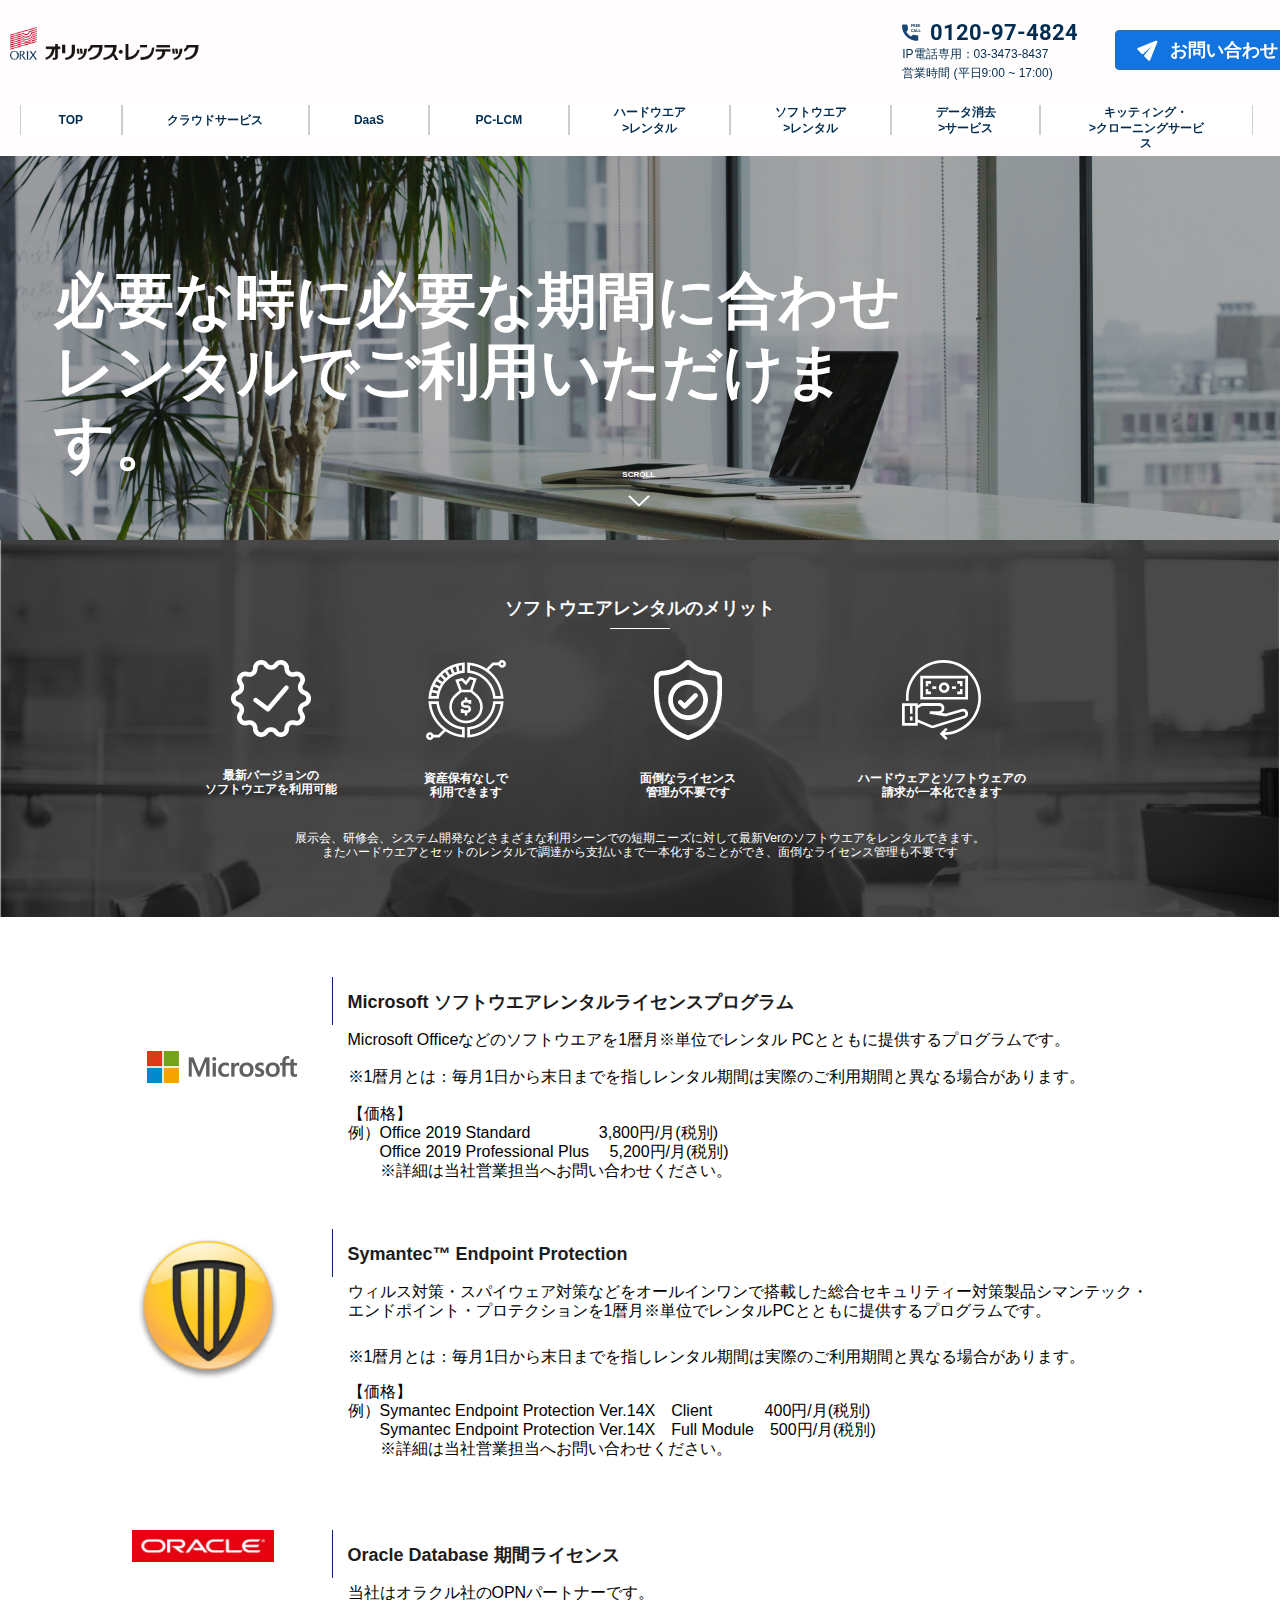
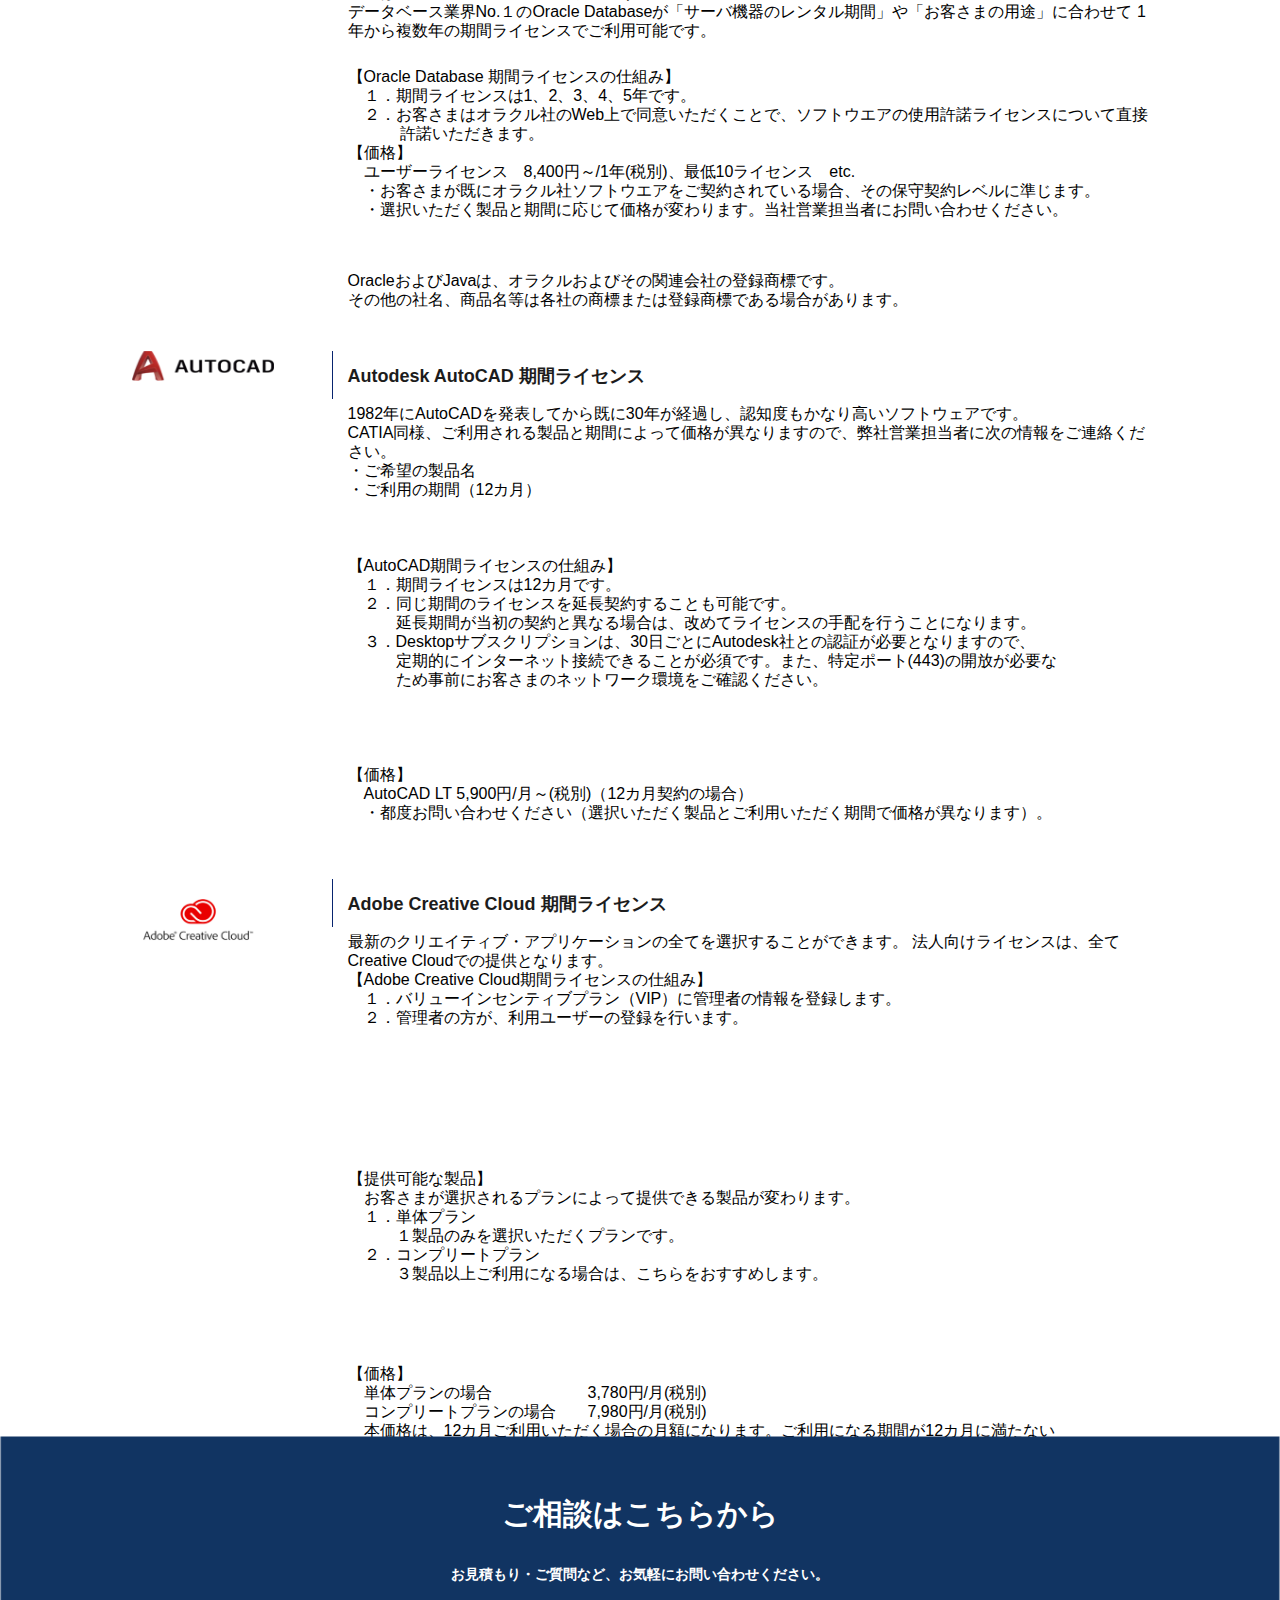
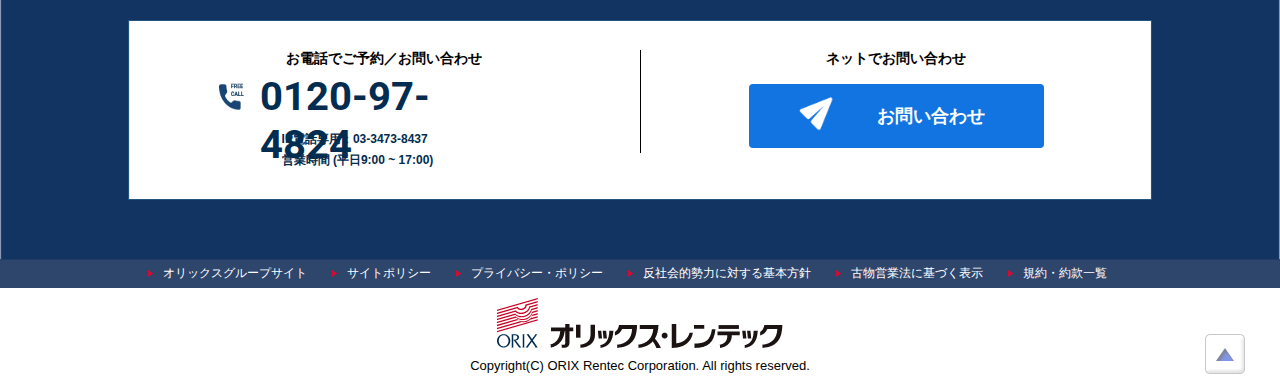
<file: softwarerental/index.html>
<!DOCTYPE HTML PUBLIC "-//W3C//DTD HTML 4.01 Transitional//EN" "http://www.w3.org/TR/html4/loose.dtd">
<html>
<head>
<meta http-equiv="Content-Type" content="text/html; charset=UTF-8">
<meta name="viewport" content="width=device-width, initial-scale=1.0">
<title>ソフトウェアレンタル</title>
<link href="../Untitled1.css" rel="stylesheet" type="text/css">
<link href="../font-awesome.min.css" rel="stylesheet" type="text/css">
<link href="softwarerental.css" rel="stylesheet" type="text/css">
<link href='http://fonts.googleapis.com/css?family=Roboto' rel='stylesheet' type='text/css'>
<script type="text/javascript" src="../jquery-1.12.4.min.js"></script>
<script type="text/javascript">
$(document).ready(function()
{
   $("#RollOverText1").hover(function()
   {
      var y = $(this).height() - $(".caption", this).height();
      $(".caption", this).css("top", y);
      $(".caption", this).stop().animate({opacity: 0.00},{queue:false, duration:500});
   }, function()
   {
      $(".caption", this).stop().animate({opacity: 0},{queue:false, duration:500});
   });
});
</script>
</head>
<body>
<div id="wb_Shape7" style="position:absolute;z-index:9;">

   <img src="../images/img0129.png" id="Shape7" alt="" style="">
   
   <div id="wb_Heading3" style="position:absolute;text-align:center;z-index:10;">
      <h2 id="Heading3">ソフトウエアレンタルのメリット</h2>
      <hr id="Line1" style="position:absolute; z-index:11;">
   </div>
   
   
   <div id="cont1" style="position:absolute;"
   >
   <div id="wb_Image5" style="position:absolute;z-index:18;">
      <img src="../images/ic_new_ソフトウェアレン.png" id="Image5" alt="" style="">
      
      <div id="wb_Text9" style="position:absolute;text-align:center;z-index:22;">
         <span >最新バージョンの<br>ソフトウエアを利用可能</span></div>
   </div>

   <div id="wb_Image4" style="position:absolute;z-index:17;">
      <img src="../images/ic_asset_ソフトウェアレン.png" id="Image4" alt=""style="">
      
      <div id="wb_Text8" style="position:absolute;text-align:center;z-index:21;">
         <span >資産保有なしで<br>利用できます</span></div>
   </div>

   <div id="wb_Image2" style="position:absolute;z-index:15;">
      <img src="../images/ic_security_ソフトウェアレン.png" id="Image2" alt="" style="">
      
      <div id="wb_Text4" style="position:absolute;text-align:center;z-index:20;">
         <span >面倒なライセンス<br>管理が不要です</span></div>
   </div>


   <div id="wb_Image3" style="position:absolute;z-index:16;">
      <img src="../images/ic_plan_ソフトウェアレン.png" id="Image3" alt="" style="">
      
      <div id="wb_Text2" style="position:absolute;text-align:center;z-index:19;">
         <span>ハードウェアとソフトウェアの<br>請求が一本化できます</span></div>   
   </div>
   </div>
   
<div id="wb_Text15" style="position:absolute;text-align:center;z-index:23;">
   <span>
      展示会、研修会、システム開発などさまざまな利用シーンでの短期ニーズに対して最新Verのソフトウエアをレンタルできます。
      <br> 
      またハードウエアとセットのレンタルで調達から支払いまで一本化することができ、面倒なライセンス管理も不要です
   </span></div>
   
</div>
<div id="RollOverText1" style="overflow:hidden;position:absolute;left:0px;top:140px;width:100%;height:400px;z-index:12;">
   <img alt="Title" class="image" src="../images/img_video-1@2x(1).png">
   <div class="caption">
      <div class="title">Title</div>
      <p class="description">Image description goes here</p>
      <a class="link" href="">More information</a>
   </div>
</div>
<div id="wb_Image1" style="position:absolute;left:0px;top:140px;width:100%;height:400px;z-index:13;">
<img src="../images/img_layer-1@2x.png" id="Image1" alt=""></div>
<div id="wb_Text3" style="position:absolute;z-index:14;text-align:left;">
<span >必要な時に必要な期間に合わせ レンタルでご利用いただけます。</span></div>




<div id="cont2" style="">
   <div id="cc1" style="position: absolute;">

   <div id="wb_Image6" style="position:absolute;left:0;top:0;width:180px;height:180px;z-index:24;">
      <img src="../images/グループ 48.png" id="Image6" alt="Mobirise"></div>

   <hr id="Line5" style="position:absolute;left:200px;top:0;width:1px;z-index:53;">

   <div id="wb_Heading16" style="position:absolute;left:216px;height:18px;z-index:26;">
      <h3 id="Heading16">Microsoft ソフトウエアレンタルライセンスプログラム</h3></div>

   <div id="wb_Text10" style="position:absolute;left:216px;z-index:25;text-align:left;">
         <span >Microsoft Officeなどのソフトウエアを1暦月※単位でレンタル PCとともに提供するプログラムです。</span></div>

   <div id="wb_Text24" style="position:absolute;left:216px;z-index:54;text-align:left;">
            <span >※1暦月とは：毎月1日から末日までを指しレンタル期間は実際のご利用期間と異なる場合があります。</span></div>

   <div id="wb_Text25" style="position:absolute;left:216px;z-index:55;text-align:left;">
               <span >【価格】<br> 例）Office 2019 Standard 　　　　3,800円/月(税別)<br> 　　Office 2019 Professional Plus　 5,200円/月(税別)<br> 　　※詳細は当社営業担当へお問い合わせください。</span></div>
   </div>

   <div id="cc2" style="position: absolute; ">
      <div id="wb_Image7" style="position:absolute;left:0;top:0;width:152px;height:152px;z-index:27;">
         <img src="../images/download_ソフトウェアレン.png" id="Image7" alt="Mobirise"></div>
      <hr id="Line2" style="position:absolute;left:200px;top:0;width:1px;z-index:56;">
      <div id="wb_Heading1" style="position:absolute;left:216px;height:31px;z-index:57;">
         <h3 id="Heading1">Symantec™ Endpoint Protection</h3></div>
         <div id="wb_Text11" style="position:absolute;left:216px;z-index:28;text-align:left;">
            <span >ウィルス対策・スパイウェア対策などをオールインワンで搭載した総合セキュリティー対策製品シマンテック・ エンドポイント・プロテクションを1暦月※単位でレンタルPCとともに提供するプログラムです。</span></div>
         
            <div id="wb_Text26" style="position:absolute;left:216px;z-index:58;text-align:left;">
               <span >※1暦月とは：毎月1日から末日までを指しレンタル期間は実際のご利用期間と異なる場合があります。</span></div>

         <div id="wb_Text27" style="position:absolute;left:216px;z-index:59;text-align:left;">
               <span >【価格】<br> 例）Symantec Endpoint Protection Ver.14X　Client　　　 400円/月(税別)<br> 　　Symantec Endpoint Protection Ver.14X　Full Module　500円/月(税別)<br> 　　※詳細は当社営業担当へお問い合わせください。</span></div>
   </div>

   <div id="cc3" style="position: absolute;">
      <div id="wb_Image9" style="position:absolute;left:0px;top:0;width:142px;height:32px;z-index:30;">
         <img src="../images/oracle_logo_ソフトウェアレン.png" id="Image9" alt="Mobirise"></div>
         
      <hr id="Line3" style="position:absolute;left:200px;top:0;width:1px;z-index:60;">
      <div id="wb_Heading2" style="position:absolute;left:216px;height:31px;z-index:61;">
         <h3 id="Heading2">Oracle Database 期間ライセンス</h3></div>
      
         <div id="wb_Text12" style="position:absolute;left:216px;z-index:29;text-align:left;">
            <span >当社はオラクル社のOPNパートナーです。<br> データベース業界No.１のOracle Databaseが「サーバ機器のレンタル期間」や「お客さまの用途」に合わせて 1年から複数年の期間ライセンスでご利用可能です。</span></div>
         <div id="wb_Text23" style="position:absolute;left:216px;z-index:62;text-align:left;">
            <span >【Oracle Database 期間ライセンスの仕組み】<br> 　１．期間ライセンスは1、2、3、4、5年です。<br> 　２．お客さまはオラクル社のWeb上で同意いただくことで、ソフトウエアの使用許諾ライセンスについて直接<br>　 　　許諾いただきます。<br> 【価格】<br> 　ユーザーライセンス　8,400円～/1年(税別)、最低10ライセンス　etc.<br> 　・お客さまが既にオラクル社ソフトウエアをご契約されている場合、その保守契約レベルに準じます。<br> 　・選択いただく製品と期間に応じて価格が変わります。当社営業担当者にお問い合わせください。</span></div>

         <div id="wb_Text28" style="position:absolute;left:216px;z-index:63;text-align:left;">
               <span >OracleおよびJavaは、オラクルおよびその関連会社の登録商標です。<br>その他の社名、商品名等は各社の商標または登録商標である場合があります。</span></div>
   </div>

   <div id="cc4" style="position: absolute; ">
      <hr id="Line4" style="position:absolute;left:200px;top:0;width:1px;z-index:64;">
      <div id="wb_Heading4" style="position:absolute;left:216px;height:31px;z-index:65;">
      <h3 id="Heading4">Autodesk AutoCAD 期間ライセンス</h3></div>

      <div id="wb_Text16" style="position:absolute;left:216px;z-index:31;text-align:left;">
         <span >1982年にAutoCADを発表してから既に30年が経過し、認知度もかなり高いソフトウェアです。<br>CATIA同様、ご利用される製品と期間によって価格が異なりますので、弊社営業担当者に次の情報をご連絡ください。<br>・ご希望の製品名	　<br>・ご利用の期間（12カ月）</span></div>
      <div id="wb_Text18" style="position:absolute;left:216px;z-index:33;text-align:left;">
            <span >
               【AutoCAD期間ライセンスの仕組み】<br> 　１．期間ライセンスは12カ月です。<br> 　２．同じ期間のライセンスを延長契約することも可能です。<br> 　　　延長期間が当初の契約と異なる場合は、改めてライセンスの手配を行うことになります。<br> 　３．Desktopサブスクリプションは、30日ごとにAutodesk社との認証が必要となりますので、<br> 　　　定期的にインターネット接続できることが必須です。また、特定ポート(443)の開放が必要な<br> 　　　ため事前にお客さまのネットワーク環境をご確認ください。
            </span></div>
         
      <div id="wb_Text13" style="position:absolute;left:216px;z-index:66;text-align:left;">
         <span >【価格】<br> 　AutoCAD LT 5,900円/月～(税別)（12カ月契約の場合）<br> 　・都度お問い合わせください（選択いただく製品とご利用いただく期間で価格が異なります）。</span></div>
         <div id="wb_Image10" style="position:absolute;left:0;top:0;width:142px;height:30px;z-index:32;">
         <img src="../images/autocad-2019-lockup-610x66_ソフトウェアレン.png" id="Image10" alt="Mobirise"></div>
   </div>


   <div id="cc5" style="position: absolute;">
      <div id="wb_Image11" style="position:absolute;left:0;top:0;width:132px;height:79px;z-index:34;">
         <img src="../images/115547396_779962509490745_6221249237907526103_n.png" id="Image11" alt="Mobirise"></div>
      

      <hr id="Line6" style="position:absolute;left:200px;top:0;width:1px;z-index:67;">
      <div id="wb_Heading5" style="position:absolute;left:216px;height:31px;z-index:68;">
      <h3 id="Heading5">Adobe Creative Cloud 期間ライセンス</h3></div>

      <div id="wb_Text19" style="position:absolute;left:216px;z-index:35;text-align:left;">
         <span >最新のクリエイティブ・アプリケーションの全てを選択することができます。 法人向けライセンスは、全てCreative Cloudでの提供となります。<br> 【Adobe Creative Cloud期間ライセンスの仕組み】<br> 　１．バリューインセンティブプラン（VIP）に管理者の情報を登録します。<br> 　２．管理者の方が、利用ユーザーの登録を行います。</span></div>
         
      <div id="wb_Text20" style="position:absolute;left:216px;z-index:36;text-align:left;">
         <span >【提供可能な製品】<br> 　お客さまが選択されるプランによって提供できる製品が変わります。<br> 　１．単体プラン<br> 　　　１製品のみを選択いただくプランです。<br> 　２．コンプリートプラン<br> 　　　３製品以上ご利用になる場合は、こちらをおすすめします。</span></div>
         
      <div id="wb_Text14" style="position:absolute;left:216px;z-index:69;text-align:left;">
         <span >【価格】<br> 　単体プランの場合　　　　　　3,780円/月(税別)<br> 　コンプリートプランの場合　　7,980円/月(税別)<br> 　本価格は、12カ月ご利用いただく場合の月額になります。ご利用になる期間が12カ月に満たない<br> 　場合は、当社営業担当者にお問い合わせください。</span></div>
   </div>
</div>


<div id="wb_Image26" style="position:absolute;left:48.75%;top:486px;width:30px;height:30px;z-index:37;">
   <a href="#wb_Shape7">
   <img src="../images/ic_arrow.png" id="Image26" alt=""></a></div>

<div id="wb_CssMenu2" style="">
<ul>
<li class="firstmain"><a href="#" target="_self" title="&#12458;&#12522;&#12483;&#12463;&#12473;&#12464;&#12523;&#12540;&#12503;&#12469;&#12452;&#12488;">&#12458;&#12522;&#12483;&#12463;&#12473;&#12464;&#12523;&#12540;&#12503;&#12469;&#12452;&#12488;</a>
</li>
<li><a href="#" target="_self" title="&#12469;&#12452;&#12488;&#12509;&#12522;&#12471;&#12540;">&#12469;&#12452;&#12488;&#12509;&#12522;&#12471;&#12540;</a>
</li>
<li><a href="#" target="_self" title="&#12503;&#12521;&#12452;&#12496;&#12471;&#12540;&#12539;&#12509;&#12522;&#12471;&#12540;">&#12503;&#12521;&#12452;&#12496;&#12471;&#12540;&#12539;&#12509;&#12522;&#12471;&#12540;</a>
</li>
<li><a href="#" target="_self" title="&#21453;&#31038;&#20250;&#30340;&#21218;&#21147;&#12395;&#23550;&#12377;&#12427;&#22522;&#26412;&#26041;&#37341;">&#21453;&#31038;&#20250;&#30340;&#21218;&#21147;&#12395;&#23550;&#12377;&#12427;&#22522;&#26412;&#26041;&#37341;</a>
</li>
<li><a href="#" target="_self" title="&#21476;&#29289;&#21942;&#26989;&#27861;&#12395;&#22522;&#12389;&#12367;&#34920;&#31034;">&#21476;&#29289;&#21942;&#26989;&#27861;&#12395;&#22522;&#12389;&#12367;&#34920;&#31034;</a>
</li>
<li><a href="#" target="_self" title="&#35215;&#32004;&#12539;&#32004;&#27454;&#19968;&#35239;">&#35215;&#32004;&#12539;&#32004;&#27454;&#19968;&#35239;</a>
</li>
</ul>
</div>

<div id="wb_Text1" style="position:absolute;left:0;top:3558px;width:100%;height:16px;text-align:center;z-index:39;">
<span style="color:#000000;font-family:Arial;font-size:13px;">Copyright(C) ORIX Rentec Corporation. All rights reserved.</span></div>

<div id="wb_Image49" style="position: absolute;z-index:100;">
<a href="https://www.orixrentec.jp/index.html">
   <img src="../images/logo.png" id="Image49" alt="">
</a>
</div>

<div id="wb_Image12" style="position:absolute;left:94.1667%;top:3534px;width:40px;height:40px;filter:alpha(opacity=50);opacity:0.50;z-index:41;">
   <a href="#" target="_self">
      <img src="../images/arrow_page_top.png" id="Image12" alt=""></a></div>
      


<div id="wb_Text17" ><span>SCROLL</span></div>



<div id="wb_Shape4" style="position:absolute;z-index:102;">

   <img src="../images/img0034.png" id="Shape4" alt="" style="width:100%;height:100%;">
   
      <div id="wb_Heading6" style="position:absolute;top:60px;width:100%;height:30px;text-align:center;z-index:112;">
      <h3 id="Heading6">ご相談はこちらから</h3></div>
      <div id="wb_Heading7" style="position:absolute;top:130px;width:100%;height:16px;text-align:center;z-index:113;">
      <h3 id="Heading7">お見積もり・ご質問など、お気軽にお問い合わせください。</h3></div>
   
      <div id="wb_Shape6" style="position:absolute;z-index:103;">
      <img src="../images/img0146.png" id="Shape6" alt="" style="width:100%;height:100%;">

      <hr id="Line7" style="position:absolute;z-index:114;">
      
      <div id="left-side"  style="position:absolute;z-index:104;text-align:center;">
         <div id="wb_Image47" style="position:absolute;z-index:110;">
            <img src="../images/ic_phone@2x.png" id="Image47" alt="">
         </div>

         <div id="wb_Text38" style="position:absolute;z-index:104;text-align:center;">
            <span >お電話でご予約／お問い合わせ</span>
         </div>
         <div id="wb_Text39" style="position:absolute;z-index:105;text-align:left;">
            <span >0120-97-4824</span>
         </div>
         <div id="wb_Text40" style="position:absolute;z-index:106;text-align:left;">
            <span>IP電話専用：03-3473-8437</span>
         </div>
         <div id="wb_Text41" style="position:absolute;z-index:107;text-align:left;">
            <span>営業時間 (平日9:00 ~ 17:00)</span>
         </div>
      </div>
      
      <div id="right-side" style="position:absolute;text-align:center;z-index:108;">
         <div id="wb_Text42" style="position:absolute;text-align:center;z-index:108;">
            <span >ネットでお問い合わせ</span></div>
            
         
            <div id="wb_Image48" style="">
               <a href="https://www.orixrentec.jp/index.html">
               <img src="../images/ic_message@2x.png" id="Image48" alt="">
               </a>
               <input type="button" id="Button21" onclick="window.location.href='https://www.orixrentec.jp/index.html';return false;" name="お問い合わせ" value="お問い合わせ" style="">
           </div>
      </div>
   </div>
</div>


<div id="PageHeader1" style="position:fixed;text-align:center;left:0;top:0;right:0;height:156px;z-index:7777;">
   <div id="PageHeader1_Container" style="height:100%;width:100%;position:relative;margin-left:auto;margin-right:auto;text-align:left;">
      <div class="header">
         <div class="header__content">
            <div class="header__left-col">
               
               <p class="header__logo">
                  <a href="https://www.orixrentec.jp/index.html">
                     <img src="../images/logo.png"  alt="" width="189">
                  </a>
               </p>
                  
            </div>
            <div class="header__right-col">
               
               <div id="wb_Text6" style="">
                  <span>IP電話専用：03-3473-8437</span>
               </div>
               <div id="wb_Text7" style="">
                  <span>営業時間 (平日9:00 ~ 17:00)</span>
               </div>
               
               
               <div id="wb_Image45" style="position:absolute;left:67.334%;top:20px;width:179px;height: 22px;z-index:4;">
                  <img src="../images/ic_phone.png" id="Image45" alt="">
                  <div id="wb_Text5" style="">
                     <span style="">0120-97-4824</span>
                  </div>
               </div>
               
               <div id="wb_Image46" style="">
                  <a href="https://www.orixrentec.jp/index.html">
                     <img src="../images/ic_message.png" id="Image46" alt="">
                  </a>
                  <input type="button" id="Button1" onclick="window.location.href='https://www.orixrentec.jp/index.html';return false;" name="お問い合わせ" value="お問い合わせ" style="">
               </div>
            </div>
               
         </div>
            
      </div>
   <div id="wb_CssMenu1" style="z-index:7;">
      <ul>
         <li class="firstmain"  id="l1" ><a href="../index.html" target="_self" style=" width: 100%;">TOP</a>
         </li>
         <li  id="l2" ><a href="../wire_cloudservice/index.html" target="_self" title="クラウドサービス" style=" width: 100%;">クラウドサービス</a>
         </li>
         <li  id="l3" ><a href="../DaaS/index.html" target="_self" style=" width:100%;">DaaS</a>
         </li>
         <li  id="l4" ><a href="../PC-LCM/index.html" target="_self" style=" width: 100%;">PC-LCM</a>
         </li>
         <li  id="l5" ><a href="../hardware_rental/index.html" target="_self" title="ハードウエア レンタル" style=" width: 100%;"><div id="l55">ハードウエア<br>>レンタル</div></a>
         </li>
         <li  id="l6" ><a href="./index.html" target="_self" title="ソフトウエア レンタル" style=" width: 100%;"><div id="l66">ソフトウエア<br>>レンタル</div></a>
         </li>
         <li  id="l7" ><a href="../Data_Erasure_Solution_Service/index.html" target="_self" title="データ消去 サービス" style=" width:100%;"><div id="l77">データ消去<br>>サービス</div></a>
         </li>
         <li  id="l8" ><a href="../Kittingandcloningservices/index.html" target="_self" title="キッティング・ クローニングサービス" style=" width: 100%;"><div id="l88">キッティング・<br>>クローニングサービス</div></a>
         </li>
      </ul>
   </div>
   <div class="header__mob">
      <div class="header__content">
         <div class="header__left-col">
            <p class="header__logo">
               <a href="https://www.orixrentec.jp/index.html">
                  <img src="../images/logo.png"  alt="" width="88%">
               </a>
            </p>
         </div>
         <div class="header__right-col">
            <div id="wb_Image50" onclick="myFunction()">
               <i class="fa fa-bars" aria-hidden="true"></i></div>
             <div id="wb_Image51" >
               <i class="fa fa-envelope" aria-hidden="true"></i></div>         
         </div>
      </div>
    </div>

   <div id="wb_CssMenu3" class="hide" style="z-index:7;">
      <ul>
         <li class="firstmain" id="l31" ><a href="../index.html" target="_self" style=" width: -webkit-fill-available;">TOP</a>
         </li>
         <li id="l32" ><a href="../wire_cloudservice/index.html" target="_self" title="クラウドサービス" style=" width: -webkit-fill-available;">クラウドサービス</a>
         </li>
         <li id="l33" ><a href="../DaaS/index.html" target="_self" style=" width:-webkit-fill-available;">DaaS</a>
         </li>
         <li id="l34" ><a href="../PC-LCM/index.html" target="_self" style=" width: -webkit-fill-available;">PC-LCM</a>
         </li>
         <li id="l35" ><a href="../hardware_rental/index.html" target="_self" title="ハードウエア レンタル" style=" width: -webkit-fill-available;"><span>ハードウエア レンタル</span></a>
         </li>
         <li id="l36" ><a href="./index.html" target="_self" title="ソフトウエア レンタル" style=" width: -webkit-fill-available;"><span>ソフトウエア レンタル</span></a>
         </li>
         <li id="l37" ><a href="../Data_Erasure_Solution_Service/index.html" target="_self" title="データ消去 サービス" style=" width:-webkit-fill-available;"><span>データ消去 サービス</span></a>
         </li>
         <li id="l38" ><a href="../Kittingandcloningservices/index.html" target="_self" title="キッティング・ クローニングサービス" style=" width: -webkit-fill-available;"><span>キッティング・ クローニングサービス</span></a>
         </li>
      </ul>
    </div>
    </div>
    </div>

    <script>
      function myFunction() {
        var x = document.getElementById("wb_CssMenu3");
        console.log(x)
        if (x.className.indexOf("show") == -1) { 
          x.className = "show";
        } else {
         x.className = "hide";
        }
      }
   </script>
</body>
</html>
</file>
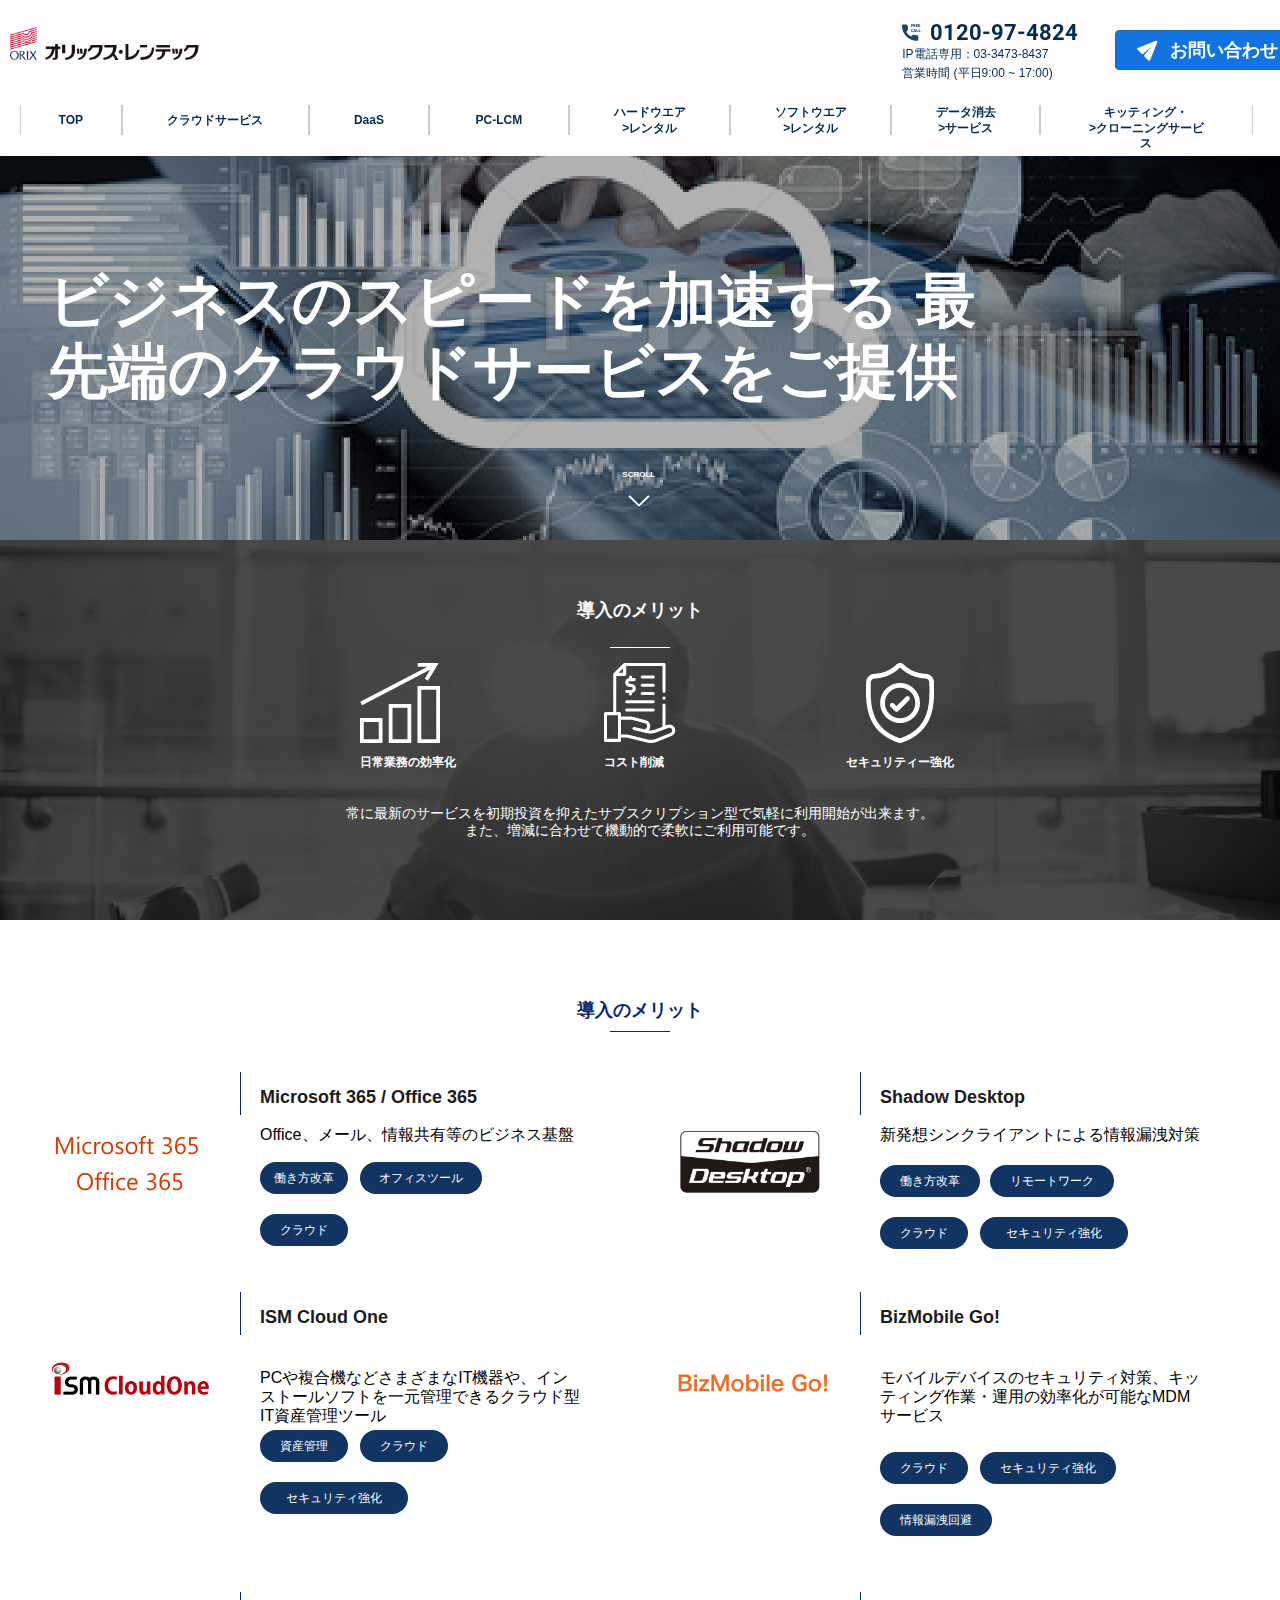
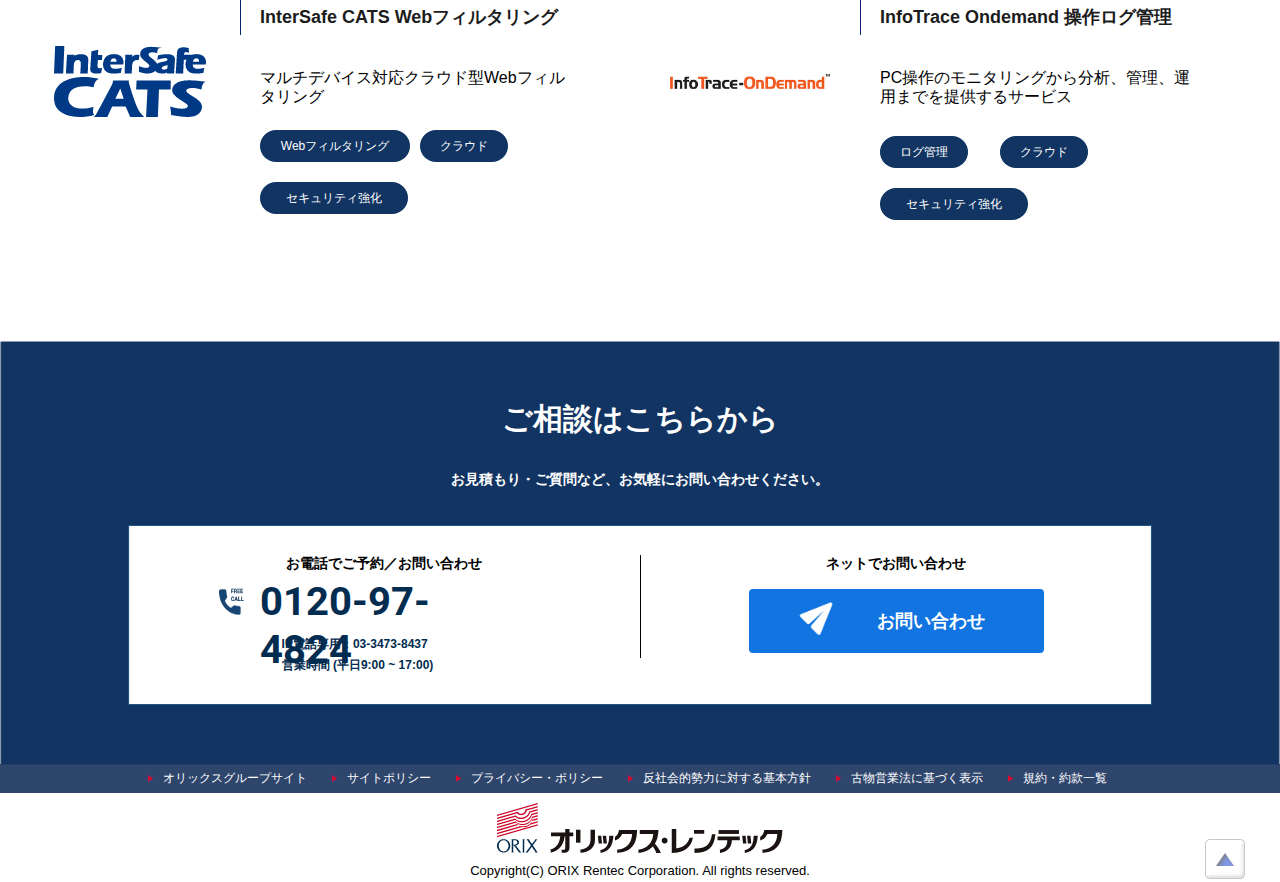
<file: wire_cloudservice/index.html>
<!DOCTYPE HTML PUBLIC "-//W3C//DTD HTML 4.01 Transitional//EN" "http://www.w3.org/TR/html4/loose.dtd">
<html>
<head>
<meta http-equiv="Content-Type" content="text/html; charset=UTF-8">
<meta name="viewport" content="width=device-width, initial-scale=1.0">
<title>ワイヤー|クラウドサービス</title>
<link href="../Untitled1.css" rel="stylesheet" type="text/css">
<link href="../font-awesome.min.css" rel="stylesheet" type="text/css">
<link href="wire_cloudservice.css" rel="stylesheet" type="text/css">
<link href='http://fonts.googleapis.com/css?family=Roboto' rel='stylesheet' type='text/css'>
</head>
<body>
<div id="wb_Image2" style="position:absolute;left:0px;top:140px;width:100%;height:400px;z-index:9;">
<img src="../images/img_video@2x(5).png" id="Image2" alt=""></div>
<div id="wb_Text3" style="position:absolute;z-index:10;text-align:left;">
<span >ビジネスのスピードを加速する 最先端のクラウドサービスをご提供</span></div>
<div id="wb_Text4" >
    <span>SCROLL</span></div>

<div id="wb_Image26" style="position:absolute;left:48.75%;top:486px;width:30px;height:30px;z-index:96;">
    <a href="#wb_Image3">
 <img src="../images/ic_arrow.png" id="Image26" alt=""></a></div>

<div id="wb_Image3" style="position:absolute;z-index:13;">
<img src="../images/bg@2x(11).png" id="Image3" alt="">
    <div id="wb_Heading3" style="position:absolute;top:60px;width:100%;height:35px;text-align:center;z-index:14;">
    <h2 id="Heading3">導入のメリット</h2>
    <hr id="Line1" style="position:absolute;    left:calc(50% - 30px);
    top: calc(100% + 12px);width:60px;height:1px;z-index:46;"></div>


    <div id="cont2" style="position:absolute;">

        <div id="wb_Image4" style="position:absolute;z-index:16;">
            <img src="../images/Icon chart.png" id="Image4" alt="">

            <div id="wb_Text77" style="position:absolute;">
                <span >日常業務の効率化</span>
            </div>
            
        </div>

        <div id="wb_Image5" style="position:absolute;z-index:17;">
            <img src="../images/ic_money.png" id="Image5" alt="">
        
            <div id="wb_Text6" style="position:absolute;z-index:19;">
                <span >コスト削減</span></div>
        </div>
        
        <div id="wb_Image6" style="position:absolute;">
            <img src="../images/ic_Security.png" id="Image6" alt="" style="">
            
            <div id="wb_Text7" style="position:absolute;z-index:20;">
                <span >セキュリティー強化</span></div>
        </div>
    </div>
    <div id="wb_Text8" style="position:absolute;text-align:center;z-index:21;">
        <span >常に最新のサービスを初期投資を抑えたサブスクリプション型で気軽に利用開始が出来ます。 </span><br><span >また、増減に合わせて機動的で柔軟にご利用可能です。</span></div>
</div>




<div id="cont1" style="position: absolute;">
    <div id="wb_Heading1" style="position:absolute;text-align:center;z-index:22;">
        <h2 id="Heading1">導入のメリット</h2></div>
    <hr id="Line2" style="position:absolute;z-index:23;">

    <div id="cc1" style="position:absolute;">
        <div id="wb_Line4" style="background: #08246F 0% 0% no-repeat padding-box;position:absolute;left:200px;top:0;width:1px;height:43px;z-index:47;">
        </div>

        <div id="wb_Heading8" style="position:absolute;z-index:73;">
            <h3 id="Heading8">Microsoft 365 / Office 365</h3>
        </div>

        <div id="wb_Text10" style="position:absolute;z-index:48;text-align:left;">
            <span>Office、メール、情報共有等のビジネス基盤</span>
        </div>

        <input type="button" id="Button2" onclick="window.location.href='../Microsoft_365___Office_365/index.html';return false;" name="働き方改革" value="働き方改革" style="position:absolute;z-index:49;">

        <input type="submit" id="Button3" onclick="window.location.href='../Microsoft_365___Office_365/index.html';return false;" name="オフィスツール" value="オフィスツール" style="position:absolute;z-index:50;">

        <input type="submit" id="Button4" onclick="window.location.href='../Microsoft_365___Office_365/index.html';return false;" name="クラウド" value="クラウド" style="position:absolute;z-index:51;">

        <div id="wb_Image12" style="position:absolute;left:0;top:0;width:180px;height:180px;z-index:52;">
        <a href="../Microsoft_365___Office_365/index.html"><img src="../images/グループ 81@2x.png" id="Image1" alt=""></a></div>
        </div>
    <div id="cc2" style="position:absolute;">
            <div id="wb_Image7" style="position:absolute;left:0;top:0;width:180px;height:180px;z-index:54;">
            <a href="../shadowdesktop/index.html"><img src="../images/bg-4_ワイヤー_クラウドサービス.png" id="Image7" alt=""></a></div>
            <div id="wb_Heading9" style="position:absolute;z-index:85;">
                <h3 id="Heading9">Shadow Desktop</h3></div>
                <div id="wb_Text9" style="position:absolute;z-index:89;text-align:left;">
                    <span >新発想シンクライアントによる情報漏洩対策</span></div>
            <div id="wb_Line9" style="background: #08246F 0% 0% no-repeat padding-box;position:absolute;left:200px;top:0;width:1px;height:43px;z-index:74;">
                
            </div>

        <input type="submit" id="Button5" onclick="window.location.href='../shadowdesktop/index.html';return false;" name="働き方改革" value="働き方改革" style="position:absolute;z-index:75;">

        <input type="submit" id="Button6" onclick="window.location.href='../shadowdesktop/index.html';return false;" name="リモートワーク" value="リモートワーク" style="position:absolute;z-index:76;">

        <input type="submit" id="Button7" onclick="window.location.href='../shadowdesktop/index.html';return false;" name="クラウド" value="クラウド" style="position:absolute;z-index:53;">

        <input type="submit" id="Button20" onclick="window.location.href='../shadowdesktop/index.html';return false;" name="セキュリティ強化" value="セキュリティ強化" style="position:absolute;z-index:84;">

        </div>
    <div id="cc3" style="position:absolute;">
            <div id="wb_Line6" style="background: #08246F 0% 0% no-repeat padding-box;position:absolute;left:200px;top:0;width:1px;height:43px;z-index:62;">
            </div>
            <div id="wb_Image9" style="position:absolute;left:0;top:0;width:180px;height:180px;z-index:63;">
            <a href="../BizMobile_Go!/index.html"><img src="../images/img_ワイヤー_クラウドサービス.png" id="Image9" alt=""></a></div>
            
            <div id="wb_Heading5" style="position:absolute;z-index:86;">
                <h3 id="Heading5">BizMobile Go!</h3>
            </div>
            
            <div id="wb_Text12" style="position:absolute;z-index:77;text-align:left;">
                <span>モバイルデバイスのセキュリティ対策、キッ ティング作業・運用の効率化が可能なMDM サービス</span>
            </div>

            <input type="submit" id="Button11" onclick="window.location.href='../BizMobile_Go!/index.html';return false;" name="クラウド" value="クラウド" style="position:absolute;z-index:78;">

            <input type="submit" id="Button12" onclick="window.location.href='../BizMobile_Go!/index.html';return false;" name="セキュリティ強化" value="セキュリティ強化" style="position:absolute;z-index:79;">

            <input type="submit" id="Button13" onclick="window.location.href='../BizMobile_Go!/index.html';return false;" name="情報漏洩回避" value="情報漏洩回避" style="position:absolute;z-index:80;">

        </div>
    <div id="cc4" style="position:absolute;">
            <div id="wb_Line8" style="background: #08246F 0% 0% no-repeat padding-box;position:absolute;left:200px;top:0;width:1px;height:43px;z-index:71;">
            </div>
            <div id="wb_Image11" style="position:absolute;left:0;top:0;width:180px;height:180px;z-index:72;">
            <a href="../InfoTrace-OnDemand/index.html"><img src="../images/bg-2_ワイヤー_クラウドサービス.png" id="Image11" alt=""></a></div>
            
            <div id="wb_Text14" style="position:absolute;z-index:90;text-align:left;">
                <span >PC操作のモニタリングから分析、管理、運 用までを提供するサービス</span></div>
                <div id="wb_Heading7" style="position:absolute;z-index:91;">
                <h3 id="Heading7">InfoTrace Ondemand 操作ログ管理</h3></div>
            
            <input type="submit" id="Button17" onclick="window.location.href='../InfoTrace-OnDemand/index.html';return false;" name="ログ管理" value="ログ管理" style="position:absolute;z-index:81;">

            <input type="submit" id="Button18" onclick="window.location.href='../InfoTrace-OnDemand/index.html';return false;" name="クラウド" value="クラウド" style="position:absolute;z-index:82;">

            <input type="submit" id="Button19" onclick="window.location.href='../InfoTrace-OnDemand/index.html';return false;" name="セキュリティ強化" value="セキュリティ強化" style="position:absolute;z-index:83;">
            
        </div>
    <div id="cc5" style="position:absolute;">
            <div id="wb_Heading4" style="position:absolute;z-index:55;">
            <h3 id="Heading4">ISM Cloud One</h3></div>
            <div id="wb_Line5" style="background: #08246F 0% 0% no-repeat padding-box;position:absolute;left:200px;top:0;width:1px;height:43px;z-index:56;">
            </div>
            <div id="wb_Text11" style="position:absolute;z-index:57;text-align:left;">
            <span>PCや複合機などさまざまなIT機器や、インストールソフトを一元管理できるクラウド型IT資産管理ツール</span></div>

            <input type="submit" id="Button8" onclick="window.location.href='../ISMCloudOne/index.html';return false;" name="資産管理" value="資産管理" style="position:absolute;z-index:58;">

            <input type="submit" id="Button9" onclick="window.location.href='../ISMCloudOne/index.html';return false;" name="クラウド" value="クラウド" style="position:absolute;z-index:59;">

            <input type="submit" id="Button10" onclick="window.location.href='../ISMCloudOne/index.html';return false;" name="セキュリティ強化" value="セキュリティ強化" style="position:absolute;z-index:60;">

            <div id="wb_Image8" style="position:absolute;left:0;top:0;width:180px;height:180px;z-index:61;">
            <a href="../ISMCloudOne/index.html"><img src="../images/bg-3_ワイヤー_クラウドサービス.png" id="Image8" alt=""></a></div>
        </div>
    <div id="cc6" style="position:absolute;">
            <div id="wb_Heading6" style="position:absolute;z-index:64;">
            <h3 id="Heading6">InterSafe CATS Webフィルタリング​</h3></div>
            <div id="wb_Line7" style="background: #08246F 0% 0% no-repeat padding-box;position:absolute;left:200px;top:0;width:1px;height:43px;z-index:65;">
            </div>
            <div id="wb_Text13" style="position:absolute;z-index:66;text-align:left;">
            <span>マルチデバイス対応クラウド型Webフィル タリング</span></div>

            <input type="submit" id="Button14" onclick="window.location.href='../InterSafe_CATS/index.html';return false;" name="Webフィルタリング" value="Webフィルタリング" style="position:absolute;z-index:67;">

            <input type="submit" id="Button15" onclick="window.location.href='../InterSafe_CATS/index.html';return false;" name="クラウド" value="クラウド" style="position:absolute;z-index:68;">

            <input type="submit" id="Button16" onclick="window.location.href='../InterSafe_CATS/index.html';return false;" name="セキュリティ強化" value="セキュリティ強化" style="position:absolute;z-index:69;">

            <div id="wb_Image10" style="position:absolute;left:0;top:0;width:180px;height:180px;z-index:70;">
            <a href="../InterSafe_CATS/index.html"><img src="../images/グループ 47_ワイヤー_クラウドサービス1.png" id="Image10" alt=""></a></div>
        
        </div>
</div>

<div id="wb_CssMenu2" style="">
<ul>
<li class="firstmain"><a href="#" target="_self" title="&#12458;&#12522;&#12483;&#12463;&#12473;&#12464;&#12523;&#12540;&#12503;&#12469;&#12452;&#12488;">&#12458;&#12522;&#12483;&#12463;&#12473;&#12464;&#12523;&#12540;&#12503;&#12469;&#12452;&#12488;</a>
</li>
<li><a href="#" target="_self" title="&#12469;&#12452;&#12488;&#12509;&#12522;&#12471;&#12540;">&#12469;&#12452;&#12488;&#12509;&#12522;&#12471;&#12540;</a>
</li>
<li><a href="#" target="_self" title="&#12503;&#12521;&#12452;&#12496;&#12471;&#12540;&#12539;&#12509;&#12522;&#12471;&#12540;">&#12503;&#12521;&#12452;&#12496;&#12471;&#12540;&#12539;&#12509;&#12522;&#12471;&#12540;</a>
</li>
<li><a href="#" target="_self" title="&#21453;&#31038;&#20250;&#30340;&#21218;&#21147;&#12395;&#23550;&#12377;&#12427;&#22522;&#26412;&#26041;&#37341;">&#21453;&#31038;&#20250;&#30340;&#21218;&#21147;&#12395;&#23550;&#12377;&#12427;&#22522;&#26412;&#26041;&#37341;</a>
</li>
<li><a href="#" target="_self" title="&#21476;&#29289;&#21942;&#26989;&#27861;&#12395;&#22522;&#12389;&#12367;&#34920;&#31034;">&#21476;&#29289;&#21942;&#26989;&#27861;&#12395;&#22522;&#12389;&#12367;&#34920;&#31034;</a>
</li>
<li><a href="#" target="_self" title="&#35215;&#32004;&#12539;&#32004;&#27454;&#19968;&#35239;">&#35215;&#32004;&#12539;&#32004;&#27454;&#19968;&#35239;</a>
</li>
</ul>
</div>
<div id="wb_Text15" style="position:absolute;top:2463px;width:100%;height:16px;text-align:center;z-index:68;">
<span style="color:#000000;font-family:Arial;font-size:13px;">Copyright(C) ORIX Rentec Corporation. All rights reserved.</span></div>
<div id="wb_Image49" style="position:absolute;z-index:69;">
<a href="https://www.orixrentec.jp/index.html">
    <img src="../images/logo.png" id="Image49" alt="">
</a>
</div>
<div id="wb_Image1" style="position:absolute;left:94.1667%;top:2439px;width:40px;height:40px;filter:alpha(opacity=50);opacity:0.50;z-index:70;">
    <a href="#" target="_self">
<img src="../images/arrow_page_top.png" id="Image1" alt=""></a></div>


<div id="wb_Shape4" style="position:absolute;z-index:102;">

    <img src="../images/img0034.png" id="Shape4" alt="" style="width:100%;height:100%;">
    
       <div id="wb_Heading2" style="position:absolute;top:60px;width:100%;height:30px;text-align:center;z-index:112;">
       <h3 id="Heading2">ご相談はこちらから</h3></div>
       <div id="wb_Heading10" style="position:absolute;top:130px;width:100%;height:16px;text-align:center;z-index:113;">
       <h3 id="Heading10">お見積もり・ご質問など、お気軽にお問い合わせください。</h3></div>
    
       <div id="wb_Shape6" style="position:absolute;z-index:103;">
       <img src="../images/img0146.png" id="Shape6" alt="" style="width:100%;height:100%;">
 
       <hr id="Line3" style="position:absolute;z-index:114;">
       
       <div id="left-side"  style="position:absolute;z-index:104;text-align:center;">
          <div id="wb_Image47" style="position:absolute;z-index:110;">
             <img src="../images/ic_phone@2x.png" id="Image47" alt="">
          </div>
 
          <div id="wb_Text38" style="position:absolute;z-index:104;text-align:center;">
             <span >お電話でご予約／お問い合わせ</span>
          </div>
          <div id="wb_Text39" style="position:absolute;z-index:105;text-align:left;">
             <span >0120-97-4824</span>
          </div>
          <div id="wb_Text40" style="position:absolute;z-index:106;text-align:left;">
             <span>IP電話専用：03-3473-8437</span>
          </div>
          <div id="wb_Text41" style="position:absolute;z-index:107;text-align:left;">
             <span>営業時間 (平日9:00 ~ 17:00)</span>
          </div>
       </div>
       
       <div id="right-side" style="position:absolute;text-align:center;z-index:108;">
          <div id="wb_Text42" style="position:absolute;text-align:center;z-index:108;">
             <span >ネットでお問い合わせ</span></div>
             
          
             <div id="wb_Image48" style="">
                <a href="https://www.orixrentec.jp/index.html">
                <img src="../images/ic_message@2x.png" id="Image48" alt="">
                </a>
                <input type="button" id="Button21" onclick="window.location.href='https://www.orixrentec.jp/index.html';return false;" name="お問い合わせ" value="お問い合わせ" style="">
            </div>
       </div>
    </div>
 </div>
 
<div id="PageHeader1" style="position:fixed;text-align:center;left:0;top:0;right:0;height:156px;z-index:7777;">
    <div id="PageHeader1_Container" style="height:100%;width:100%;position:relative;margin-left:auto;margin-right:auto;text-align:left;">
        <div class="header">
            <div class="header__content">
               <div class="header__left-col">
                  
                  <p class="header__logo">
                    <a href="https://www.orixrentec.jp/index.html">
                        <img src="../images/logo.png"  alt="" width="189">
                    </a>
                  </p>
                     
               </div>
               <div class="header__right-col">
                  
                  <div id="wb_Text6" style="">
                     <span>IP電話専用：03-3473-8437</span>
                  </div>
                  <div id="wb_Text7" style="">
                     <span>営業時間 (平日9:00 ~ 17:00)</span>
                  </div>
                  
                  
                  <div id="wb_Image45" style="position:absolute;left:67.334%;top:20px;width:179px;height: 22px;z-index:4;">
                     <img src="../images/ic_phone.png" id="Image45" alt="">
                     <div id="wb_Text5" style="">
                        <span style="">0120-97-4824</span>
                     </div>
                  </div>
                  
                  <div id="wb_Image97" style="">
                     <a href="https://www.orixrentec.jp/index.html">
                        <img src="../images/ic_message.png" id="Image97" alt="">
                     </a>
                     <input type="button" id="Button1" onclick="window.location.href='https://www.orixrentec.jp/index.html';return false;" name="お問い合わせ" value="お問い合わせ" style="">
                  </div>
               </div>
                  
            </div>
               
         </div>
    <div id="wb_CssMenu1" style="z-index:7;">
        <ul>
            <li class="firstmain"  id="l1" ><a href="../index.html" target="_self" style=" width: 100%;">TOP</a>
            </li>
            <li  id="l2" ><a href="./index.html" target="_self" title="クラウドサービス" style=" width: 100%;">クラウドサービス</a>
            </li>
            <li  id="l3" ><a href="../DaaS/index.html" target="_self" style=" width:100%;">DaaS</a>
            </li>
            <li  id="l4" ><a href="../PC-LCM/index.html" target="_self" style=" width: 100%;">PC-LCM</a>
            </li>
            <li  id="l5" ><a href="../hardware_rental/index.html" target="_self" title="ハードウエア レンタル" style=" width: 100%;"><div id="l55">ハードウエア<br>>レンタル</div></a>
            </li>
            <li  id="l6" ><a href="../softwarerental/index.html" target="_self" title="ソフトウエア レンタル" style=" width: 100%;"><div id="l66">ソフトウエア<br>>レンタル</div></a>
            </li>
            <li  id="l7" ><a href="../Data_Erasure_Solution_Service/index.html" target="_self" title="データ消去 サービス" style=" width:100%;"><div id="l77">データ消去<br>>サービス</div></a>
            </li>
            <li  id="l8" ><a href="../Kittingandcloningservices/index.html" target="_self" title="キッティング・ クローニングサービス" style=" width: 100%;"><div id="l88">キッティング・<br>>クローニングサービス</div></a>
            </li>
        </ul>
     </div>
     <div class="header__mob">
        <div class="header__content">
           <div class="header__left-col">
              <p class="header__logo">
                 <a href="https://www.orixrentec.jp/index.html">
                    <img src="../images/logo.png"  alt="" width="88%">
                 </a>
              </p>
           </div>
           <div class="header__right-col">
              <div id="wb_Image50" onclick="myFunction()">
                 <i class="fa fa-bars" aria-hidden="true"></i></div>
               <div id="wb_Image51" >
                 <i class="fa fa-envelope" aria-hidden="true"></i></div>         
           </div>
        </div>
      </div>
  
     <div id="wb_CssMenu3" class="hide" style="z-index:7;">
        <ul>
           <li class="firstmain" id="l31" ><a href="../index.html" target="_self" style=" width: -webkit-fill-available;">TOP</a>
           </li>
           <li id="l32" ><a href="./index.html" target="_self" title="クラウドサービス" style=" width: -webkit-fill-available;">クラウドサービス</a>
           </li>
           <li id="l33" ><a href="../DaaS/index.html" target="_self" style=" width:-webkit-fill-available;">DaaS</a>
           </li>
           <li id="l34" ><a href="../PC-LCM/index.html" target="_self" style=" width: -webkit-fill-available;">PC-LCM</a>
           </li>
           <li id="l35" ><a href="../hardware_rental/index.html" target="_self" title="ハードウエア レンタル" style=" width: -webkit-fill-available;"><span>ハードウエア レンタル</span></a>
           </li>
           <li id="l36" ><a href="../softwarerental/index.html" target="_self" title="ソフトウエア レンタル" style=" width: -webkit-fill-available;"><span>ソフトウエア レンタル</span></a>
           </li>
           <li id="l37" ><a href="../Data_Erasure_Solution_Service/index.html" target="_self" title="データ消去 サービス" style=" width:-webkit-fill-available;"><span>データ消去 サービス</span></a>
           </li>
           <li id="l38" ><a href="../Kittingandcloningservices/index.html" target="_self" title="キッティング・ クローニングサービス" style=" width: -webkit-fill-available;"><span>キッティング・ クローニングサービス</span></a>
           </li>
        </ul>
      </div>
      </div>
      </div>
  
      <script>
        function myFunction() {
          var x = document.getElementById("wb_CssMenu3");
          console.log(x)
          if (x.className.indexOf("show") == -1) { 
            x.className = "show";
          } else {
           x.className = "hide";
          }
        }
     </script>
</body>
</html>
</file>
<file: Untitled1.css>
html {
   scroll-behavior: smooth;
 }
a
{
   color: #0000FF;
   text-decoration: underline;
}
a:visited
{
   color: #800080;
}
a:active
{
   color: #FF0000;
}
a:hover
{
   color: #0000FF;
   text-decoration: underline;
}
h1
{
   font-family: Arial;
   font-weight: bold;
   font-size: 32px;
   font-style: normal;
   text-decoration: none;
   color: #000000;
   background-color: transparent;
   margin: 0px 0px 0px 0px;
   padding: 0px 0px 0px 0px;
   display: inline;
}
h2
{
   font-family: Arial;
   font-weight: bold;
   font-size: 27px;
   font-style: normal;
   text-decoration: none;
   color: #000000;
   background-color: transparent;
   margin: 0px 0px 0px 0px;
   padding: 0px 0px 0px 0px;
   display: inline;
}
h3
{
   font-family: Arial;
   font-weight: normal;
   font-size: 24px;
   font-style: normal;
   text-decoration: none;
   color: #000000;
   background-color: transparent;
   margin: 0px 0px 0px 0px;
   padding: 0px 0px 0px 0px;
   display: inline;
}
h4
{
   font-family: Arial;
   font-weight: normal;
   font-size: 21px;
   font-style: italic;
   text-decoration: none;
   color: #000000;
   background-color: transparent;
   margin: 0px 0px 0px 0px;
   padding: 0px 0px 0px 0px;
   display: inline;
}
h5
{
   font-family: Arial;
   font-weight: normal;
   font-size: 19px;
   font-style: normal;
   text-decoration: none;
   color: #000000;
   background-color: transparent;
   margin: 0px 0px 0px 0px;
   padding: 0px 0px 0px 0px;
   display: inline;
}
h6
{
   font-family: Arial;
   font-weight: normal;
   font-size: 16px;
   font-style: normal;
   text-decoration: none;
   color: #000000;
   background-color: transparent;
   margin: 0px 0px 0px 0px;
   padding: 0px 0px 0px 0px;
   display: inline;
}
.CustomStyle
{
   font-family: "Courier New";
   font-weight: bold;
   font-size: 16px;
   font-style: normal;
   text-decoration: none;
   color: #000080;
   background-color: transparent;
}
.RobotoBold8 {
   font-family:"Roboto";
   font-weight: bold;
   font-size: 8px;
   color: #022C50;
   letter-spacing: 0;
   line-height: 8;
}
.RobotoBold40 {
   font-family:"Roboto";
   font-weight: bold;
   font-size: 40px;
   color: #022C50;
   letter-spacing: 20;
   line-height: 47;
}
.RobotoBold14black {
   font-family:"Roboto";
   font-weight: bold;
   font-size: 14px;
   color: #000000;
   letter-spacing: 50;
   line-height: 90;
}
.RobotoBold14White {
   font-family:"Roboto";
   font-weight: bold;
   font-size: 14px;
   color: #ffffff;
   letter-spacing: 50;
   line-height: 90;
}
.RobotoBold30 {
   font-family:"Roboto";
   font-weight: bold;
   font-size: 30px;
   color: #ffffff;
   letter-spacing: 50;
   line-height: 90;
}
.SegoeUIRegular40{
   font-family:"Segoe UI";
   font-weight: "Regular";
   font-size: 40px;
   color: #D83B01;
   letter-spacing: 0;
   line-height: 36;
}
.RobotoBold4 {
   font-family:"Roboto";
   font-weight: bold;
   font-size: 4px;
   color: #022C50;
   letter-spacing: 0;
   line-height: 5;
}
.RobotoBold22 {
   font-family:"Roboto";
   font-weight: bold;
   font-size: 22px;
   color: #022C50;
   letter-spacing: 20;
   line-height: 36;
}
.S90S20 {
   font-family: "Hiragino Sans"; 
   font-weight: 600;
   font-size: 12px;
   color: #022C50;
   letter-spacing: 20;
   line-height: 20;
}
.HiraginoSansW624 {
   font-family: "Hiragino Sans"; 
   font-weight: 600;
   font-size: 24px;
   color: #ffffff;
   letter-spacing: 0;
   line-height: 41;
}
.HiraginoSansW312 {
   font-family: "Hiragino Sans"; 
   font-weight: 300;
   font-size: 12px;
   color: #ffffff;
   letter-spacing: 0;
   line-height: 18;
}
.HiraginoSansW316 {
   font-family: "Hiragino Sans"; 
   font-weight: 300;
   font-size: 16px;
   color: #000000;
   letter-spacing: 0;
   line-height: 24;
}
.HiraginoSansW618S36 {
   font-family: "Hiragino Sans"; 
   font-weight: 600;
   font-size: 18px;
   color: #1c1c1c;
   letter-spacing: 0;
   line-height: 36;
}
.HiraginoSansW618S18 {
   font-family: "Hiragino Sans"; 
   font-weight: 600;
   font-size: 18px;
   color: #1c1c1c;
   letter-spacing: 0;
   line-height: 18;
}
.HiraginoSansW621 {
   font-family: "Hiragino Sans"; 
   font-weight: 600;
   font-size: 21px;
   color: #f66722;
   letter-spacing: 0;
   line-height: 90;
}
.HiraginoSansW618S90 {
   font-family: "Hiragino Sans"; 
   font-weight: 600;
   font-size: 18px;
   color: #08246f;
   letter-spacing: 0;
   line-height: 90;
}
.HiraginoSansW314 {
   font-family: "Hiragino Sans"; 
   font-weight: 300;
   font-size: 14px;
   color: #ffffff;
   letter-spacing: 0;
   line-height: 18;
}
.HiraginoSansW612S18White {
   font-family: "Hiragino Sans"; 
   font-weight: 600;
   font-size: 12px;
   color: #ffffff;
   letter-spacing: 0;
   line-height: 18;
}
.HiraginoSansW618S90White {
   font-family: "Hiragino Sans"; 
   font-weight: 600;
   font-size: 18px;
   color: #ffffff;
   letter-spacing: 0;
   line-height: 90;
}
.HiraginoSansW660 {
   font-family: "Hiragino Sans"; 
   font-weight: 600;
   font-size: 60px;
   color: #ffffff;
   letter-spacing: 0;
   line-height: 90;
}
.HiraginoSansW68 {
   font-family: "Hiragino Sans"; 
   font-weight: 600;
   font-size: 8px;
   color: #ffffff;
   letter-spacing: 0;
   line-height: 90;
}
.HiraginoSansW618S31 {
   font-family: "Hiragino Sans"; 
   font-weight: 600;
   font-size: 18px;
   color: #ffffff;
   letter-spacing: 0;
   line-height: 31;
}
.HiraginoSansW612S90 {
   font-family: "Hiragino Sans"; 
   font-weight: 600;
   font-size: 12px;
   color: #022c50;
   letter-spacing: 0;
   line-height: 90;
}
.HiraginoSansW612S18 {
   font-family: "Hiragino Sans"; 
   font-weight: 600;
   font-size: 12px;
   color: #022c50;
   letter-spacing: 0;
   line-height: 18;
}
.HiraginoSansW312S20{
   font-family: "Hiragino Sans"; 
   font-weight: 300;
   font-size: 12px;
   color: #022c50;
   letter-spacing: 20;
   line-height: 18;
}
</file>
<file: BizMobile_Go!/BizMobile_Go!.css>
html, body
{
   width: 100%;
   height: 100%;
}
body
{
   background-color: #FFFFFF;
   color: #000000;
   font-family: 游ゴシック体, Hiragino ,'Hiragino' , 'ヒラギノ角ゴシック Pro', 'Hiragino Kaku Gothic Pro', メイリオ, Meiryo, Osaka, 'ＭＳ Ｐゴシック', 'MS PGothic', sans-serif;
   font-weight: normal;
   font-size: 14px;
   line-height: 1.1875;
   margin: 0;
   padding: 0;
}
#PageHeader1
{
   background-color: #FFFDFD;
   background-image: none;
   -moz-box-sizing: border-box;
   box-sizing: border-box;
   height:156px;
}
#wb_Text3 
{
   background-color: transparent;
   background-image: none;
   border: 0px #000000 solid;
   padding: 0;
   margin: 0;
   text-align: center;
}
#wb_Text3 div
{
   text-align: center;
}
#wb_Text6 
{
   background-color: transparent;
   background-image: none;
   border: 0px #000000 solid;
   padding: 0;
   margin: 0;
   text-align: left;
   color: #000000;
   font-family: "Roboto";
   font-size: 40px;
   font-weight: bold;
}
#wb_Text6 div
{
   text-align: left;
}
#wb_Text7 
{
   background-color: transparent;
   background-image: none;
   border: 0px #000000 solid;
   padding: 0;
   margin: 0;
   text-align: left;
   color: #000000;
   font-family: 'Noto Sans', 'Noto Sans CJK JP', sans-serif; 
   font-size: 16px; 
   font-weight: normal;
   left:3.333%;top:443px;width:538px;height:135px;
}
#wb_Text7 div
{
   text-align: left;
}
#Image4
{
   border: 0px #000000 solid;
   padding: 0px 0px 0px 0px;
   left: 0;
   top: 0;
   width: 100%;
   height: 100%;
}
#wb_Text9 
{
   background-color: transparent;
   background-image: none;
   border: 0px #000000 solid;
   padding: 0;
   margin: 0;
   text-align: left;
   color: #000000;
   font-family: 'Noto Sans', 'Noto Sans CJK JP', sans-serif; 
   font-size: 16px; 
   font-weight: normal;
   line-height: 27px;
   width:323px;
   height:163px;
}
#wb_Text9 div
{
   text-align: left;
}
#wb_Text23 
{
   background-color: transparent;
   background-image: none;
   border: 0px #000000 solid;
   padding: 0;
   margin: 0;
   text-align: left;
   color: #000000;
   font-family: 'Noto Sans', 'Noto Sans CJK JP', sans-serif; 
   font-size: 14px; 
   font-weight: normal;
   line-height: 27px;
   left:0;
   top:720px;
   width:840px;
   height:52px;
}
#wb_Text23 div
{
   text-align: left;
}
#wb_Text28 
{
   background-color: transparent;
   background-image: none;
   border: 0px #000000 solid;
   padding: 0;
   margin: 0;
   text-align: right;
}
#wb_Text28 div
{
   text-align: right;
}
#wb_Heading1
{
   background-color: transparent;
   background-image: none;
   border: 0px #FFFFFF solid;
   padding: 0px 0px 0px 0px;
   left:3.3333%;
   top:638px;
   width:1160px;
}
#Heading1
{
   color: #1C1C1C;
   opacity: 0.1;
   font-family: "Roboto";
   font-weight: bold;
   font-size: 100px;
   margin: 0;
   text-align: left;
}
#Image2
{
   border: 0px #000000 solid;
   padding: 0px 0px 0px 0px;
   left: 0;
   top: 0;
   width: 100%;
   height: 100%;
}
#wb_Image22{
   display: none;
}
#Image22
{
   border: 0px #000000 solid;
   padding: 0px 0px 0px 0px;
   left: 0;
   top: 0;
   width: 100%;
   height: 100%;
}
#wb_Text20 
{
   background-color: transparent;
   background-image: none;
   border: 0px #000000 solid;
   padding: 0;
   margin: 0;
   text-align: left;
   color: #000000;
   font-family: 'Noto Sans', 'Noto Sans CJK JP', sans-serif; 
   font-size: 16px; 
   font-weight: bold;
   line-height: 27px;
   left:0;top:0;width:180px;height:35px;
}
#wb_Text20 div
{
   text-align: left;
}
#wb_Text30 
{
   background-color: transparent;
   background-image: none;
   border: 0px #000000 solid;
   padding: 0;
   margin: 0;
   text-align: left;
   color: #000000;
   font-family: 'Noto Sans', 'Noto Sans CJK JP', sans-serif; 
   font-size: 16px; 
   font-weight: bold;
   line-height: 27px;
   left:220px;
   top:0;
   width:272px;
   height:35px;
}
#wb_Text30 div
{
   text-align: left;
}
#Shape2
{
   border-width: 0;
}
#Shape1
{
   border-width: 0;
}
#wb_Text13 
{
   background-color: transparent;
   background-image: none;
   border: 0px #000000 solid;
   padding: 0;
   margin: 0;
   text-align: left;
}
#wb_Text13 div
{
   text-align: left;
}
#wb_Text14 
{
   background-color: transparent;
   background-image: none;
   border: 0px #000000 solid;
   padding: 0;
   margin: 0;
   text-align: left;
}
#wb_Text14 div
{
   text-align: left;
}
#wb_Text15 
{
   background-color: transparent;
   background-image: none;
   border: 0px #000000 solid;
   padding: 0;
   margin: 0;
   text-align: left;
}
#wb_Text15 div
{
   text-align: left;
}
#wb_Text16 
{
   background-color: transparent;
   background-image: none;
   border: 0px #000000 solid;
   padding: 0;
   margin: 0;
   text-align: left;
}
#wb_Text16 div
{
   text-align: left;
}
#wb_Text8 
{
   background-color: #1C1C1C;
   background-image: none;
   border: 1px #707070 solid;
   padding: 10px 10px 10px 10px;
   margin: 0;
   text-align: left;
}
#wb_Text8 div
{
   text-align: left;
}
#wb_Text11 
{
   background-color: #1C1C1C;
   background-image: none;
   border: 1px #707070 solid;
   padding: 10px 10px 10px 10px;
   margin: 0;
   text-align: left;
}
#wb_Text11 div
{
   text-align: left;
}
#wb_Text27 
{
   background-color: transparent;
   background-image: none;
   border: 0px #000000 solid;
   padding: 0;
   margin: 0;
   text-align: left;
}
#wb_Text27 div
{
   text-align: left;
}
#wb_Text31 
{
   background-color: transparent;
   background-image: none;
   border: 0px #000000 solid;
   padding: 0;
   margin: 0;
   text-align: left;
}
#wb_Text31 div
{
   text-align: left;
}
#Shape3
{
   border-width: 0;
}
#wb_Text5 
{
   background-color: transparent;
   background-image: none;
   border: 0px #000000 solid;
   padding: 0;
   margin: 0;
   text-align: left;
   position:absolute;
   left:28.08px;
   top:0;
   width:150px;
   height:22px;
   z-index:0;
   color:#022C50;font-family: 'Roboto', sans-serif;font-weight: bold; font-size:22px;
}
#wb_Text5 div
{
   text-align: left;
}
#wb_Text1 
{
   background-color: transparent;
   background-image: none;
   border: 0px #000000 solid;
   padding: 0;
   margin: 0;
   text-align: center;
   position:absolute;
   left:67.334%;
   top:47px;
   width:164px;
   height:12px;
   z-index:1;
   text-align:left; 
   color:#022C50;
   font-family: 游ゴシック体, Hiragino ,'Hiragino' , 'ヒラギノ角ゴシック Pro', 'Hiragino Kaku Gothic Pro', メイリオ, Meiryo, Osaka, 'ＭＳ Ｐゴシック', 'MS PGothic', sans-serif;
   font-weight: 300;
   font-size:12px;
}
#wb_Text1 div
{
   text-align: left;
}
#wb_Text2 
{
   background-color: transparent;
   background-image: none;
   border: 0px #000000 solid;
   padding: 0;
   margin: 0;
   text-align: left;
   position:absolute;
   left:67.334%;
   top:66px;
   width:166px;
   height:13px;
   z-index:2;
   color:#022C50;
   font-family: 游ゴシック体, Hiragino ,'Hiragino' , 'ヒラギノ角ゴシック Pro', 'Hiragino Kaku Gothic Pro', メイリオ, Meiryo, Osaka, 'ＭＳ Ｐゴシック', 'MS PGothic', sans-serif;
   font-weight: 300; 
   font-size:12px;
}
#wb_Text2 div
{
   text-align: left;
}
#Image44
{
   border: 0px #000000 solid;
   padding: 0px 0px 0px 0px;
   left: 0;
   top: 0;
   width: 100%;
   height: 100%;
}
.header {
   position: relative;
   min-width: 1340px;
   height: 105px!important;
}
.header__content {
   width: 1340px;
   height: 100px;
   margin: 0 auto;
   display: -webkit-box;
   display: -ms-flexbox;
   display: flex;
}
.header__left-col {
   display: -webkit-box;
   display: -ms-flexbox;
   display: flex;
   -webkit-box-pack: start;
   -ms-flex-pack: start;
   justify-content: flex-start;
   width: 50%;
}
.header__right-col {
   display: -webkit-box;
   display: -ms-flexbox;
   display: flex;
   -webkit-box-pack: end;
   -ms-flex-pack: end;
   justify-content: flex-end;
   -webkit-box-align: center;
   -ms-flex-align: center;
   align-items: center;
   width: 50%;
}
.header__logo {
   padding: 27px 0 0 10px;
   margin: 0;
}
.header__mob {
   display: none;
   position: relative;
   width: 100%;
   height: 145px!important;
}
.header__mob .header__content {
   width: 100%;
   height: 100%;
   margin: 0 auto;
   display: -webkit-box;
   display: -ms-flexbox;
   display: flex;
}
.header__mob .header__left-col {
   display: -webkit-box;
   display: -ms-flexbox;
   display: flex;
   -webkit-box-pack: start;
   -ms-flex-pack: start;
   justify-content: flex-start;
   width: 70%;
}
.header__mob .header__right-col {
   display: -webkit-box;
   display: -ms-flexbox;
   display: flex;
   -webkit-box-pack: end;
   -ms-flex-pack: end;
   justify-content: flex-end;
   -webkit-box-align: center;
   -ms-flex-align: center;
   align-items: center;
   width: 30%;
}
.header__mob .header__logo {
   padding: 25px 0 0 5%;
   margin: 0;
   width: 100%;
}
#Image45
{
   border: 0px #000000 solid;
   padding: 3px 0px 0px 0px;
   left: 0;
   top: 0;
   width: 21px;
   height: 18px;
}
#Button1
{
   border: 1px #2E6DA4 solid;
   -moz-border-radius: 4px;
   -webkit-border-radius: 4px;
   border-radius: 4px;
   background-color: #1274E0;
   background-image: none;
   color: #FFFFFF;
   font-family: 游ゴシック体, Hiragino ,'Hiragino' , 'ヒラギノ角ゴシック Pro', 'Hiragino Kaku Gothic Pro', メイリオ, Meiryo, Osaka, 'ＭＳ Ｐゴシック', 'MS PGothic', sans-serif;
   font-weight: 600;
   font-size: 18px;
   position:absolute;
   left:0;
   top:0;
   width:182px;
   height:40px;
   z-index:6;
   padding-right: 10%;
   text-align: right;
   cursor: pointer;
}
#wb_Image46{
   position:absolute;

   left:83.19%;
   top:30px;
   width:182px;
   height:40px;
}
#Image46
{
   border: 0px #000000 solid;
   padding: 0px 0px 0px 10%;
   left: 0;
   top: 6px;
   position:absolute;
   width:28px;
   height:28px;
   z-index:7;
}
#wb_CssMenu1
{
   border: 0px #C0C0C0 solid;
   background-color: transparent;
   position:absolute;
   left:20px;
   top:105px;
   width:96.667%;
   height:30px;
   text-align:center;
}
#wb_CssMenu1 ul
{
   list-style-type: none;
   margin: 0;
   padding: 0;
   height: 100%;
}
#wb_CssMenu1 li
{
   float: left;
   margin: 0;
   padding: 0px 0px 0px 0px;
   
   border-left: 1px #CCCCCC solid;
   border-right: 1px #CCCCCC solid;
}
#wb_CssMenu1 a
{
   display: block;
   float: left;
   color: #022C50;
   background-color: #FFFFFF;
   background-image: none;
   font-family: 游ゴシック体, Hiragino ,'Hiragino' , 'ヒラギノ角ゴシック Pro', 'Hiragino Kaku Gothic Pro', メイリオ, Meiryo, Osaka, 'ＭＳ Ｐゴシック', 'MS PGothic', sans-serif;
   font-weight: 600;
   font-size: 12px;
   font-style: normal;
   text-decoration: none;
   height: 30px;
   line-height: 30px;
   padding: 0px 0px 0px 0px;
   vertical-align: middle;
   text-align: center;
}
#wb_CssMenu1 li:hover a, #wb_CssMenu1 a:hover, #wb_CssMenu1 .active
{
   color: #FFFFFF;
   background-color: #1274E0;
   height: 30px;
   background-image: none;
   border: 1px #2E6DA4 solid;
}
#wb_CssMenu1 li.firstmain
{
   padding-left: 0px;
}
#wb_CssMenu1 li.lastmain
{
   padding-right: 0px;
}
#wb_CssMenu1 br
{
   clear: both;
   font-size: 1px;
   height: 0;
   line-height: 0;
}

.show {
   display: block;
}
.hide {
   display: none;
}

#wb_Image50{
   position: absolute;
   left: calc(100% - 5% - 56px);
   top: 25px;
   width: 56px;
   height: 56px;
   z-index: 80;
}
#wb_Image50 i{
   font-size: 60px;
   width: 56px;
   height: 56px;
   color: #022C50;
}
#wb_Image51{
   position: absolute;
   left: calc(100% - 20% - 56px);
   top: 25px;
   width: 56px;
   height: 56px;
   z-index: 80;
}
#wb_Image51 i{
   font-size: 60px;
   width: 56px;
   height: 56px;
   color: #022C50;
}
#wb_CssMenu3
{
   border: 0px #C0C0C0 solid;
   background-color: transparent;
   position:absolute;
   left:0;
   top:145px;
   width:100%;
   height:30px;
   text-align:center;
}
#wb_CssMenu3 ul
{
   list-style-type: none;
   margin-top: -31px;
   padding: 0;
}
#wb_CssMenu3 li
{
   float: left;
   margin: 0;
   padding: 0px 0px 0px 0px;
}
#wb_CssMenu3 a
{
   display: block;
   float: left;
   color: #022C50;
   border-left: 1px #CCCCCC solid;
   border-right: 1px #CCCCCC solid;
   background-color: #FFFFFF;
   background-image: none;
   font-family: 游ゴシック体, 'Yu Gothic', YuGothic, 'ヒラギノ角ゴシック Pro', 'Hiragino Kaku Gothic Pro', メイリオ, Meiryo, Osaka, 'ＭＳ Ｐゴシック', 'MS PGothic', sans-serif;
   font-weight: 600;
   font-size: 12px;
   font-style: normal;
   text-decoration: none;
   height: 26px;
   padding: 0px 0px 0px 0px;
   vertical-align: middle;
   line-height: 26px;
   text-align: center;
}
#wb_CssMenu3 li:hover a, #wb_CssMenu3 a:hover, #wb_CssMenu3 .active
{
   color: #FFFFFF;
   background-color: #1274E0;
   height: max-content;
   background-image: none;
   border: 1px #2E6DA4 solid;
}
#wb_CssMenu3 li.firstmain
{
   padding-left: 0px;
}
#wb_CssMenu3 li.lastmain
{
   padding-right: 0px;
}
#wb_CssMenu3 br
{
   clear: both;
   font-size: 1px;
   height: 0;
   line-height: 0;
}
#Image3
{
   border: 0px #000000 solid;
   padding: 0px 0px 0px 0px;
   left: 0;
   top: 0;
   width: 100%;
   height: 100%;
}
#wb_Text17 
{
   background-color: transparent;
   background-image: none;
   border: 0px #000000 solid;
   padding: 0;
   margin: 0;
   text-align: left;
   color: #000000;
   font-family: 'Noto Sans', 'Noto Sans CJK JP', sans-serif; 
   font-size: 16px; 
   font-weight: normal;
   line-height: 27px;
   width:320px;
   height:110px;
   top:53px;
}
#wb_Text17 div
{
   text-align: left;
}
#wb_Heading4
{
   background-color: transparent;
   background-image: none;
   border: 0px #FFFFFF solid;
   padding: 0px 0px 0px 0px;
   top:0;
   width:317px;
   height:50px;
}
#Heading4
{
   color: #1C1C1C;
   font-weight: 600;
   font-size: 18px;
   margin: 0;
   text-align: left;
}
#Heading44
{
   display: none;
   color: #1C1C1C;
   font-weight: 600;
   font-size: 18px;
   margin: 0;
   text-align: left;
}
#Line4
{
   color: #08246F;
   background-color: #08246F;
   border-width: 0;
   margin: 0;
   padding: 0;
}
#Image1
{
   border: 0px #000000 solid;
   padding: 0px 0px 0px 0px;
   left: 0;
   top: 0;
   width: 100%;
   height: 100%;
}
#wb_Text18 
{
   background-color: transparent;
   background-image: none;
   border: 0px #000000 solid;
   padding: 0;
   margin: 0;
   text-align: left;
   color: #000000;
   font-family: 'Noto Sans', 'Noto Sans CJK JP', sans-serif; 
   font-size: 16px; 
   font-weight: normal;
   line-height: 27px;
   width:323px;
   height:108px;
}
#wb_Text18 div
{
   text-align: left;
}
#wb_Heading2
{
   background-color: transparent;
   background-image: none;
   border: 0px #FFFFFF solid;
   padding: 0px 0px 0px 0px;
   top:15px;
   width:240px;
   height:18px;
}
#Heading2
{
   color: #1C1C1C;
   font-weight: 600;
   font-size: 18px;
   margin: 0;
   text-align: left;
}
#Line1
{
   color: #08246F;
   background-color: #08246F;
   border-width: 0;
   margin: 0;
   padding: 0;
}
#wb_Heading3
{
   background-color: transparent;
   background-image: none;
   border: 0px #FFFFFF solid;
   padding: 0px 0px 0px 0px;
   width:117px;
   height:18px;
   top:15px
}
#Heading3
{
   color: #1C1C1C;
   font-weight: 600;
   font-size: 18px;
   margin: 0;
   text-align: left;
}
#Line2
{
   color: #08246F;
   background-color: #08246F;
   border-width: 0;
   margin: 0;
   padding: 0;
}
#wb_CssMenu2
{
   border: 0px #C0C0C0 solid;
   background-color: #2E456C;
   position:absolute;left:0px;top:2203px;width:100%;height:29px;text-align:center;z-index:41;
}
#wb_CssMenu2 ul
{
   list-style-type: none;
   margin: 0;
   padding: 0;
   position: relative;
   display: inline-block;
}
#wb_CssMenu2 li
{
   float: left;
   margin: 0;
   padding: 0px 20px 0px 0px;
}
#wb_CssMenu2 a
{
   display: block;
   float: left;
   color: #FFFFFF;
   border: 0px #CCCCCC solid;
   background-color: transparent;
   background-image: url(../images/ico_triangle.png);
   background-repeat: no-repeat;
   background-position: left center;
   font-family: Arial;
   font-weight: normal;
   font-size: 12px;
   font-style: normal;
   text-decoration: none;
   height: 28px;
   line-height: 28px;
   padding: 0px 5px 0px 15px;
   vertical-align: middle;
   text-align: center;
}
#wb_CssMenu2 li:hover a, #wb_CssMenu2 a:hover
{
   color: #D7092F;
   background-color: transparent;
   background-image: url(../images/ico_triangle.png);
   background-repeat: no-repeat;
   background-position: left center;
   border: 0px #2E6DA4 solid;
}
#wb_CssMenu2 li.firstmain
{
   padding-left: 0px;
}
#wb_CssMenu2 li.lastmain
{
   padding-right: 0px;
}
#wb_CssMenu2 br
{
   clear: both;
   font-size: 1px;
   height: 0;
   line-height: 0;
}
#wb_Text4 
{
   background-color: transparent;
   background-image: none;
   border: 0px #000000 solid;
   padding: 0;
   margin: 0;
   text-align: center;
}
#wb_Text4 div
{
   text-align: center;
}
#wb_Image49{
   left: calc(50% - 143px);
   top:2242px;
   width:286px;
   height:50px;
}
#Image49
{
   border: 0px #000000 solid;
   padding: 0px 0px 0px 0px;
   left: 0;
   top: 0;
   width: 100%;
   height: 100%;
}
#Image12
{
   border: 0px #000000 solid;
   padding: 0px 0px 0px 0px;
   left: 0;
   top: 0;
   width: 100%;
   height: 100%;
}
#wb_Shape4
{
   left:0px;
   top:1780px;
   width:100%;
   height:424px;
}
#Shape4
{
   border-width: 0;
}
#wb_Shape6
{
   left: 10%;
   width:80%;
   top:184px;
   height:180px;
}
#Shape6
{
   border-width: 0;
}
#wb_Text38 
{
   background-color: transparent;
   background-image: none;
   border: 0px #000000 solid;
   padding: 0;
   margin: 0;
   text-align: left;
   color: #000000;
   font-family:"Roboto";
   font-weight: bold;
   font-size: 14px;
   left:0;top:0;
   width:100%;
   height:23px;
}
#wb_Text38 div
{
   text-align: left;
}
#wb_Text39 
{
   background-color: transparent;
   background-image: none;
   border: 0px #000000 solid;
   padding: 0;
   margin: 0;
   text-align: left;
   color: #022C50;
   font-family:"Roboto";
   font-weight: bold;
   font-size: 40px;
   left:132px;
   top:23px;
   width:260px;
   height:54px;
}
#wb_Text39 div
{
   text-align: left;
}
#wb_Text40 
{
   background-color: transparent;
   background-image: none;
   border: 0px #000000 solid;
   padding: 0;
   margin: 0;
   text-align: left;
   font-family: 游ゴシック体, Hiragino ,'Hiragino' , 'ヒラギノ角ゴシック Pro', 'Hiragino Kaku Gothic Pro', メイリオ, Meiryo, Osaka, 'ＭＳ Ｐゴシック', 'MS PGothic', sans-serif;
   font-weight: 600;
   font-size: 12px;
   color:#022C50;
   left:153.596px;
   top:82px;
   width:173px;
   height:12px;
}
#wb_Text40 div
{
   text-align: left;
}
#wb_Text41 
{
   background-color: transparent;
   background-image: none;
   border: 0px #000000 solid;
   padding: 0;
   margin: 0;
   text-align: left;
   font-family: 游ゴシック体, Hiragino ,'Hiragino' , 'ヒラギノ角ゴシック Pro', 'Hiragino Kaku Gothic Pro', メイリオ, Meiryo, Osaka, 'ＭＳ Ｐゴシック', 'MS PGothic', sans-serif;
   font-weight: 600;
   font-size: 12px;
   color:#022C50;
   left:153.596px;
   top:103px;
   width:175px;
   height:12px;
}
#wb_Text41 div
{
   text-align: left;
}
#wb_Text42 
{
   background-color: transparent;
   background-image: none;
   border: 0px #000000 solid;
   padding: 0;
   margin: 0;
   text-align: center;
   color: #000000;
   font-family:"Roboto";
   font-weight: bold;
   font-size: 14px;
   left:0;
   top:0;
   width:100%;
   height:23px;
}
#wb_Text42 div
{
   text-align: center;
}
#Button21
{
   border: 0px #1274E0 solid;
   -moz-border-radius: 4px;
   -webkit-border-radius: 4px;
   border-radius: 4px;
   background-color: #1274E0;
   background-image: none;
   color: #FFFFFF;
   font-family: 游ゴシック体, Hiragino ,'Hiragino' , 'ヒラギノ角ゴシック Pro', 'Hiragino Kaku Gothic Pro', メイリオ, Meiryo, Osaka, 'ＭＳ Ｐゴシック', 'MS PGothic', sans-serif;
   font-weight: 600;
   font-size: 18px;
   position:absolute;
   left:0;
   top:0;
   width:100%;
   height:64px;
   z-index:109;
   text-align: right;
   padding-right: 20%;
   cursor: pointer;
}
#Image47
{
   border: 0px #000000 solid;
   padding: 0px 0px 0px 0px;
   left: 0;
   top: 0;
   width: 100%;
   height: 100%;
}
#wb_Image47
{
   left:91.328px;top:32.11px;width:28px;height:28px;
}
#wb_Image48{
   position:absolute;
   left:calc(50% - 147.5px);
   top:34px;
   width: 295px;
   height:64px;
}
#Image48
{
   border: 0px #000000 solid;
   position:absolute;
   padding: 0px 0px 0px 15%;
   left: 0;
   top: 6px;
   width: 45px;
   height: 45px;
   z-index:111;
}
#wb_Heading6
{
   background-color: transparent;
   background-image: none;
   border: 0px #FFFFFF solid;
   padding: 0px 0px 0px 0px;
}
#Heading6
{
   color: #FFFFFF;
   font-family: "Roboto";
   font-weight: bold;
   font-size: 30px;
   margin: 0;
   text-align: center;
}
#wb_Heading7
{
   background-color: transparent;
   background-image: none;
   border: 0px #FFFFFF solid;
   padding: 0px 0px 0px 0px;
}
#Heading7
{
   color: #FFFFFF;
   font-family: "Roboto";
   font-weight: bold;
   font-size: 14px;
   margin: 0;
   text-align: center;
}
#Line7
{
   color: #000000;
   background-color: #000000;
   border-width: 0;
   margin: 0;
   padding: 0;
   left:50%;
   top:30px;
   width:1px;
   height:103px;
}
table.c {
   table-layout: auto;
   border-spacing: 0px;
   top: 510px;width: 840px;
}
th{
   /* background-color: #1C1C1C; */
   border-spacing: 10px;
   
   color: #FFFFFF;
   font-weight: 600;
   font-size: 18px;
   text-align: left;
   height: 63px;
   padding: 0;
}
tr td:first-child
{
   color: #000000;
   font-family: 'Noto Sans', 'Noto Sans CJK JP', sans-serif; 
   font-size: 12px; 
   font-weight: normal;
   height: 63px;
   padding-left: 20px;
}
tr td:last-child {
   color: #000000;
   font-family: 'Noto Sans', 'Noto Sans CJK JP', sans-serif; 
   font-size: 16px; 
   font-weight: normal;
   height: 63px;
   padding-right: 20px;
}
#l1
{
   width: 8.053%;
}
#l2
{
   width: 15%
}
#l3
{
   width: 9.484%;
}
#l4
{
   width: 11.21%;
}
#l5
{
   width: 12.845%;
   line-height: 1.30;
}
#l6
{
   width: 12.845%;
   line-height: 1.30;
}
#l7
{
   width: 11.9%;
   line-height: 1.30;
}
#l8
{
   width: 16.984%;
   line-height: 1.30;
}
#l55 , #l66 {
   width: 72px;
   line-height: 1.30;
   padding-left: calc(50% - 36px);
}
#l77 {
   width: 62px;
   line-height: 1.30;
   padding-left: calc(50% - 31px);
}
#l88{
   width: 126px;
   line-height: 1.30;
   padding-left: calc(50% - 63px);
}
#cont1{
   position: absolute;
   left:calc(50% - 558.5px);
   top:809px;
   width:1117px;
   height:456px;
}
#cc1{
   left:0;top:0;width:540px;height:210px;
}
#cc2{
   left:580px;top:0;width:540px;height:180px;
}
#cc3{
   left:0;top:250px;width:540px;height:180px;
}
#cont2{
   left:0;top:800px;width:500px;height:35px;
}
#left-side
{
   left:0;top:30px;width:50%;height:calc(100% - 30px);
}
#right-side
{
   left:50%;top:30px;width:50%;height:calc(100% - 30px);
}

@media all and (max-width: 768px) {
   #wb_Image47
   {
      left:0;
      top:59px;
      width:64px;
      height:64px;
   }
   #wb_Image48{
      
      top:58px;
      width: 100%;
      left: 0;
      height:64px;
   }
   #Image48{
      padding-left: 22%;
   }
   #Button21{
      
    padding-right: 23%;
   }
   #right-side
   {
      left:85px;
      top:425px;
      width:calc(100% - 170px);
      height:calc(100% - 455px);
   }
   #left-side
   {
      left:83px;
      top:60px;
      width:calc(100% - 166px);
      height:calc(50% - 60px);
   }
   #wb_Text30
   {
      left: 30%;
      width: 70%;
   }
   #wb_Text20
   {
      left: 0;
      width: 30%;
   }
   #wb_Text38
   {
      font-size: 24px;
      height: 24px;
   }
   #wb_Text39
   {
      top: 53px;
      left: 84px;
      font-size: 60px;
      height: 82px;
      letter-spacing: -1.4px;
      width: calc(100% - 84px);
   }
   #wb_Text40
   {
      top: 168px;
      left: 90px;
      font-size: 24px;
      height: 24px;
      width: calc(100% - 90px);
   }
   #wb_Text41
   {
      top: 222px;
      left: 100px;
      font-size: 20px;
      height: 20px;
      width: calc(100% - 118px);
   }
   #wb_Text42
   {
      top: 0;
      left: 0;
      font-size: 24px;
      height: 24px;
      width: 100%;
   }
   #Line7
   {
      top:364px;
      left: 30px;
      width:calc(100% - 60px);
      height:1px;
   }
   #wb_Heading3 , #wb_Heading2 
   {
      height: 30px;
      width: calc(100% - 217px);
      top: 0;
   }
   #wb_Heading4{
      height: 75px;
      width: calc(100% - 217px);
      top: 0;
   }
   #Heading3 , #Heading2 ,#Heading44
   {
      font-size: 30px;
   }
   #wb_Text9 
   {
      width:calc(100% - 217px);
      height:209px;
      font-size: 24px;
      line-height: 30px;
   }
   #wb_Text18 
   {
      width:calc(100% - 217px);
      height:141px;
      font-size: 24px;
      line-height: 30px;
   }
   #wb_Text17{
      width:calc(100% - 217px);
      height:141px;
      font-size: 24px;
      line-height: 30px;
      top:105px;
   }
   #cont2{
      left:0;
      top:1368px;
      width:100%;
      height:35px;
   }
   #wb_Text23 {
      top:1220px;
      height: 83px;
      font-size: 20px; 
      line-height: 27px;
      width: 100%;
   }
   table.c {
      top: 973px;
      width: 100%;
   }
   #cc1{
      left:0;top:0;width:100%;height:279px;
   }
   #cc2{
      left:0;top:339px;width:100%;height:216px;
   }
   #cc3{
      left:0;top:615px;width:100%;height:258px;
   }
   #wb_Shape4
   {
      top:3060px;
      width:100%;
      height:973px;
   }
   #wb_Shape6
   {
      height:619px;
   }
   #wb_Image49{
      padding-bottom: 25px;
      top:4350px;
   }
   #cont1{
      left:30px;
      top:1426px;
      width: calc(100% - 60px);
      height:956px;
   }
   #wb_Text7
   {
      left:30px;
      top:1116px;
      width:calc(100% - 60px);
      height:210px;
      font-family: 'Noto Sans', 'Noto Sans CJK JP', sans-serif; 
      font-size: 24px; 
      font-weight: normal;
      line-height: 30px;
   }
   #wb_Heading1
   {
      left:30px;
      top:205px;
      width: calc(100% - 30px);
   }
   #Heading1{
      color: #000000;
      opacity: 1;
      font-size: 60px;
   }
   #PageHeader1
   {
      height:145px;
   }
   #wb_CssMenu3 li ,#wb_CssMenu3 li.firstmain
   {
      float: left;
      margin: 0;
      padding: 15px 0 15px 15px;
      height: 100px;
      width:  100%;
      border: #DFE4E5 solid 2px;
   }
   #wb_CssMenu3 ul
   {
      list-style-type: none;
      margin-top: -31px;
      padding: 0;
      position: relative;
      display: inline-grid;
      left: 0;
      width: 100%;
      height: 100%;
   }
   #wb_CssMenu3 a
   {
      display: block;
      float: left;
      color: #1C1C1C;
      border: 0px #CCCCCC solid;
      background-color: transparent;
      background-image: url(../images/ic-2.png);
      background-repeat: no-repeat;
      background-position: left center;
      font-family: 游ゴシック体, 'Yu Gothic', YuGothic, 'ヒラギノ角ゴシック Pro', 'Hiragino Kaku Gothic Pro', メイリオ, Meiryo, Osaka, 'ＭＳ Ｐゴシック', 'MS PGothic', sans-serif;
      font-weight: 600;
      font-size: 24px;
      font-style: normal;
      text-decoration: none;
      width: calc(100% - 60px);
      height: 100px;
      line-height: 100px;
      padding: 0px 0px 0px 60px;
      vertical-align: middle;
      text-align: left;
   }
   #wb_CssMenu3 {
      background-color: #FFFFFF;
      height: 832px;
      overflow-y: auto;
      white-space: break-spaces;
   }
   .header__mob ,#wb_Image22, #Heading44
   {
      display: block;
   }
   #wb_CssMenu1 , .header ,#wb_Image2,#wb_Image12 ,#wb_Text6 ,#wb_Text4 , #Heading4
   {
      display: none;
   }

   #wb_CssMenu2
   {
      left:0px;
      top:4031px;
      width:100%;
      height:max-content;
      text-align:center;
      background: #0e3962;
      z-index:41;
   }
   #wb_CssMenu2 ul
   {
      list-style-type: none;
      margin: 0;
      padding: 0;
      position: relative;
      display: inline-grid;
      left: 0;
      width: 100%;
   }
   #wb_CssMenu2 li
   {
      /* padding: 0 29px 0 0; */
      height: 48px;
   }
   #wb_CssMenu2 a
   {
      display: block;
      float: left;
      color: #FFFFFF;
      border-bottom: 1px dotted #879cb1;
      /* background-color: transparent;
      background-image: url(../images/ico_triangle.png);
      background-repeat: no-repeat;
      background-position: right center; */
      background: url(../images/ico_triangle.png) no-repeat 97% center;
      font-family: Arial;
      font-weight: normal;
      font-size: 1.2rem;
      font-style: normal;
      text-decoration: none;
      width: calc(100% - 29px);
      height: 19px;
      line-height: 1.6;
      padding: 15px 15px 13px;
      vertical-align: middle;
      text-align: left;
      transition: 0.2s ease-in-out;
   }
   #wb_CssMenu2 li:hover a, #wb_CssMenu2 a:hover
   {
      color: #D7092F;
      background-color: transparent;
      background-image: url(../images/ico_triangle.png);
      background-repeat: no-repeat;
      background-position: right center;
      border: 0px #2E6DA4 solid;
   }
}
@media all and (max-width: 755px) {
   #left-side{
      width: 68%;
      left: 21%;
   }
   #right-side{
      width: 95%;
      left: 2.5%;
   }
   #wb_Text30
   {
      left: 50%;
      width: 50%;
   }
   #wb_Text20
   {
      left: 0;
      width: 50%;
   }
   #wb_Text9 
   {
      font-size: 18px;
   }
   #wb_Text18 
   {
      font-size: 18px;
   }
   #wb_Text17{
      font-size: 18px;
   }
   #Heading3 , #Heading2 ,#Heading44
   {
      font-size: 20px;
   }
   #wb_Text38
   {
      font-size: 20px;
   }
   #wb_Text39
   {
      font-size: 40px;
   }
   #wb_Text40
   {
      font-size: 18px;
   }
   #wb_Text41
   {
      font-size: 14px;
   }
   #wb_Text42
   {
      font-size: 20px;
   }
   #wb_Image47
   {
      left:0;
      top:59px;
      width:50px;
      height:50px;
   }
}
@media all and (max-width: 600px) {
   #left-side{
      width: 95%;
      left: 2.5%;
   }
   #wb_Text7 {
      left: 30px;
      top: 1000px;
      width: calc(100% - 60px);
      height: 350px;
  }
}
@media all and (max-width: 421px) {
   #left-side{
      width: 95%;
      left: 2.5%;
   }
   #right-side{
      width: 95%;
      left: 2.5%;
   }
   #wb_Text30
   {
      left: 50%;
      width: 50%;
   }
   #wb_Text20
   {
      left: 0;
      width: 50%;
   }
   #wb_Text9 
   {
      font-size: 13px;
   }
   #wb_Text18 
   {
      font-size: 13px;
   }
   #wb_Text17{
      font-size: 13px;
   }
   #Heading3 , #Heading2 ,#Heading44
   {
      font-size: 20px;
   }
   #wb_Text38
   {
      font-size: 20px;
   }
   #wb_Text39
   {
      left: 64px;
      font-size: 40px;
   }
   #wb_Text40
   {
      left: 70px;
      font-size: 18px;
   }
   #wb_Text41
   {
      left: 80px;
      font-size: 14px;
   }
   #wb_Text42
   {
      font-size: 20px;
   }
   #wb_Image47
   {
      left:0;
      top:59px;
      width:50px;
      height:50px;
   }
}
@media all and (max-width: 900px) {
   
}
@media all and (max-width: 1140px) {
   
}
@media all and (min-width: 769px) {
   #wb_CssMenu3{
      display: none;
   }
}
@media all and (min-width: 1400px) {
   
}
</file>
<file: DaaS/DaaS.css>
html, body
{
   width: 100%;
   height: 100%;
}
body
{
   background-color: #FFFFFF;
   color: #000000;
   font-family: 游ゴシック体, Hiragino ,'Hiragino' , 'ヒラギノ角ゴシック Pro', 'Hiragino Kaku Gothic Pro', メイリオ, Meiryo, Osaka, 'ＭＳ Ｐゴシック', 'MS PGothic', sans-serif;
   font-weight: normal;
   font-size: 14px;
   line-height: 1.1875;
   margin: 0;
   padding: 0;
}
#PageHeader1
{
   background-color: #FFFDFD;
   background-image: none;
   -moz-box-sizing: border-box;
   box-sizing: border-box;
   height:156px;
}
#Shape21
{
   border-width: 0;
}
#wb_Heading3
{
   background-color: transparent;
   background-image: none;
   border: 0px #FFFFFF solid;
   padding: 0px 0px 0px 0px;
}
#Heading3
{
   color: #FFFFFF;
   font-family: Arial;
   font-weight: bold;
   font-size: 32px;
   margin: 0;
   text-align: center;
}
#Line1
{
   color: #FFFFFF;
   background-color: #FFFFFF;
   border-width: 0;
   margin: 0;
   padding: 0;
}
#wb_CssMenu2
{
   border: 0px #C0C0C0 solid;
   background-color: #2E456C;
   position:absolute;left:1px;top:4910px;width:100%;height:29px;text-align:center;z-index:12;
}
#wb_CssMenu2 ul
{
   list-style-type: none;
   margin: 0;
   padding: 0;
   position: relative;
   display: inline-block;
}
#wb_CssMenu2 li
{
   float: left;
   margin: 0;
   padding: 0px 20px 0px 0px;
}
#wb_CssMenu2 a
{
   display: block;
   float: left;
   color: #FFFFFF;
   border: 0px #CCCCCC solid;
   background-color: transparent;
   background-image: url(../images/ico_triangle.png);
   background-repeat: no-repeat;
   background-position: left center;
   font-family: Arial;
   font-weight: normal;
   font-size: 12px;
   font-style: normal;
   text-decoration: none;
   height: 28px;
   line-height: 28px;
   padding: 0px 5px 0px 15px;
   vertical-align: middle;
   text-align: center;
}
#wb_CssMenu2 li:hover a, #wb_CssMenu2 a:hover
{
   color: #D7092F;
   background-color: transparent;
   background-image: url(../images/ico_triangle.png);
   background-repeat: no-repeat;
   background-position: left center;
   border: 0px #2E6DA4 solid;
}
#wb_CssMenu2 li.firstmain
{
   padding-left: 0px;
}
#wb_CssMenu2 li.lastmain
{
   padding-right: 0px;
}
#wb_CssMenu2 br
{
   clear: both;
   font-size: 1px;
   height: 0;
   line-height: 0;
}
#wb_Text1 
{
   background-color: transparent;
   background-image: none;
   border: 0px #000000 solid;
   padding: 0;
   margin: 0;
   text-align: center;
}
#wb_Text1 div
{
   text-align: center;
}
#Image49
{
   border: 0px #000000 solid;
   padding: 0px 0px 0px 0px;
   left: 0;
   top: 0;
   width: 100%;
   height: 100%;
}
#Image12
{
   border: 0px #000000 solid;
   padding: 0px 0px 0px 0px;
   left: 0;
   top: 0;
   width: 100%;
   height: 100%;
}
#Image1
{
   border: 0px #000000 solid;
   padding: 0px 0px 0px 0px;
   left: 0;
   top: 0;
   width: 100%;
   height: 100%;
}
#wb_Text4 
{
   background-color: transparent;
   background-image: none;
   border: 0px #000000 solid;
   padding: 0;
   margin: 0;
   text-align: left;
   font-weight: 600;
   color: #FFFFFF;
}
#wb_Text4 div
{
   text-align: left;
}
#Shape27
{
   border-width: 0;
}
#wb_Text45 
{
   background-color: transparent;
   background-image: none;
   border: 0px #000000 solid;
   padding: 0;
   margin: 0;
   text-align: center;
   font-size: 18px;
   font-weight: 600;
   color: #000000;
}
#wb_Text45 div
{
   text-align: center;
}
#Line24
{
   color: #000000;
   background-color: #000000;
   border-width: 0;
   margin: 0;
   padding: 0;
}
#wb_Text46 
{
   background-color: transparent;
   background-image: none;
   border: 0px #000000 solid;
   padding: 0;
   margin: 0;
   text-align: center;
   font-weight: 300;
   font-size: 12px;
}
#wb_Text46 div
{
   text-align: center;
}
#wb_Heading2
{
   background-color: transparent;
   background-image: none;
   border: 0px #FFFFFF solid;
   padding: 0px 0px 0px 0px;
}
#Heading2
{
   color: #1C1C1C;
   font-weight: 600;
   font-size: 18px;
   margin: 0;
   text-align: center;
}
#Line25
{
   color: #022C50;
   background-color: #022C50;
   border-width: 0;
   margin: 0;
   padding: 0;
}
#Image5
{
   border: 0px #000000 solid;
   padding: 0px 0px 0px 0px;
   left: 0;
   top: 0;
   width: 100%;
   height: 100%;
}
#Image6
{
   border: 0px #000000 solid;
   padding: 0px 0px 0px 0px;
   left: 0;
   top: 0;
   width: 100%;
   height: 100%;
}
#Image7
{
   border: 0px #000000 solid;
   padding: 0px 0px 0px 0px;
   left: 0;
   top: 0;
   width: 100%;
   height: 100%;
}
#Shape2
{
   border-width: 0;
}
#wb_Line2
{
   font-size: 0;
}
#Line2
{
   border-width: 0;
   height: 56px;
   width: 8px;
}
#wb_Text10 
{
   background-color: transparent;
   background-image: none;
   border: 0px #000000 solid;
   padding: 0;
   margin: 0;
   text-align: left;
   font-size: 18px;
   font-weight: 600;
   color: #FFFFFF;
}
#wb_Text10 div
{
   text-align: left;
}
#wb_Text11 
{
   background-color: transparent;
   background-image: none;
   border: 0px #000000 solid;
   padding: 0;
   margin: 0;
   text-align: left;
   font-family: "Roboto";
   font-weight: bold;
   font-size: 40px;
   color: #FFFFFF;
}
#wb_Text11 div
{
   text-align: center;
}
#wb_Text12 
{
   background-color: transparent;
   background-image: none;
   border: 0px #000000 solid;
   padding: 0;
   margin: 0;
   text-align: left;
   font-weight: 300;
   font-size: 16px;
   color: #FFFFFF;
}
#wb_Text12 div
{
   text-align: left;
}
#wb_Text5 
{
   background-color: transparent;
   background-image: none;
   border: 0px #000000 solid;
   padding: 0;
   margin: 0;
   text-align: left;
   position:absolute;
   left:28.08px;
   top:0;
   width:150px;
   height:22px;
   z-index:0;
   color:#022C50;font-family: 'Roboto', sans-serif;font-weight: bold; font-size:22px;
}
#wb_Text5 div
{
   text-align: left;
}
#wb_Text6 
{
   background-color: transparent;
   background-image: none;
   border: 0px #000000 solid;
   padding: 0;
   margin: 0;
   text-align: left;
   position:absolute;
   left:67.334%;
   top:47px;
   width:164px;
   height:12px;
   z-index:1;
   text-align:left; 
   color:#022C50;
   font-family: 游ゴシック体, Hiragino ,'Hiragino' , 'ヒラギノ角ゴシック Pro', 'Hiragino Kaku Gothic Pro', メイリオ, Meiryo, Osaka, 'ＭＳ Ｐゴシック', 'MS PGothic', sans-serif;
   font-weight: 300;
   font-size:12px;
}
#wb_Text6 div
{
   text-align: left;
}
#wb_Text7 
{
   background-color: transparent;
   background-image: none;
   border: 0px #000000 solid;
   padding: 0;
   margin: 0;
   text-align: left;
   position:absolute;
   left:67.334%;
   top:66px;
   width:166px;
   height:13px;
   z-index:2;
   color:#022C50;
   font-family: 游ゴシック体, Hiragino ,'Hiragino' , 'ヒラギノ角ゴシック Pro', 'Hiragino Kaku Gothic Pro', メイリオ, Meiryo, Osaka, 'ＭＳ Ｐゴシック', 'MS PGothic', sans-serif;
   font-weight: 300; 
   font-size:12px;
}
#wb_Text7 
{
   background-color: transparent;
   background-image: none;
   border: 0px #000000 solid;
   padding: 0;
   margin: 0;
   text-align: left;
}
#wb_Text7 div
{
   text-align: left;
}
#Image44
{
   border: 0px #000000 solid;
   padding: 0px 0px 0px 0px;
   left: 0;
   top: 0;
   width: 100%;
   height: 100%;
}
.header {
   position: relative;
   min-width: 1340px;
   height: 105px!important;
}
.header__content {
   width: 1340px;
   height: 100px;
   margin: 0 auto;
   display: -webkit-box;
   display: -ms-flexbox;
   display: flex;
}
.header__left-col {
   display: -webkit-box;
   display: -ms-flexbox;
   display: flex;
   -webkit-box-pack: start;
   -ms-flex-pack: start;
   justify-content: flex-start;
   width: 50%;
}
.header__right-col {
   display: -webkit-box;
   display: -ms-flexbox;
   display: flex;
   -webkit-box-pack: end;
   -ms-flex-pack: end;
   justify-content: flex-end;
   -webkit-box-align: center;
   -ms-flex-align: center;
   align-items: center;
   width: 50%;
}
.header__logo {
   padding: 27px 0 0 10px;
   margin: 0;
}
.header__mob {
   display: none;
   position: relative;
   width: 100%;
   height: 145px!important;
}
.header__mob .header__content {
   width: 100%;
   height: 100%;
   margin: 0 auto;
   display: -webkit-box;
   display: -ms-flexbox;
   display: flex;
}
.header__mob .header__left-col {
   display: -webkit-box;
   display: -ms-flexbox;
   display: flex;
   -webkit-box-pack: start;
   -ms-flex-pack: start;
   justify-content: flex-start;
   width: 70%;
}
.header__mob .header__right-col {
   display: -webkit-box;
   display: -ms-flexbox;
   display: flex;
   -webkit-box-pack: end;
   -ms-flex-pack: end;
   justify-content: flex-end;
   -webkit-box-align: center;
   -ms-flex-align: center;
   align-items: center;
   width: 30%;
}
.header__mob .header__logo {
   padding: 25px 0 0 5%;
   margin: 0;
   width: 100%;
}
#Image45
{
   border: 0px #000000 solid;
   padding: 3px 0px 0px 0px;
   left: 0;
   top: 0;
   width: 21px;
   height: 18px;
}
#Button1
{
   border: 1px #2E6DA4 solid;
   -moz-border-radius: 4px;
   -webkit-border-radius: 4px;
   border-radius: 4px;
   background-color: #1274E0;
   background-image: none;
   color: #FFFFFF;
   font-family: 游ゴシック体, Hiragino ,'Hiragino' , 'ヒラギノ角ゴシック Pro', 'Hiragino Kaku Gothic Pro', メイリオ, Meiryo, Osaka, 'ＭＳ Ｐゴシック', 'MS PGothic', sans-serif;
   font-weight: 600;
   font-size: 18px;
   position:absolute;
   left:0;
   top:0;
   width:182px;
   height:40px;
   z-index:6;
   padding-right: 10%;
   text-align: right;
   cursor: pointer;
}
#wb_Image46{
   position:absolute;

   left:83.19%;
   top:30px;
   width:182px;
   height:40px;
}
#Image46
{
   border: 0px #000000 solid;
   padding: 0px 0px 0px 10%;
   left: 0;
   top: 6px;
   position:absolute;
   width:28px;
   height:28px;
   z-index:7;
}
#wb_CssMenu1
{
   border: 0px #C0C0C0 solid;
   background-color: transparent;
   position:absolute;
   left:20px;
   top:105px;
   width:96.667%;
   height:30px;
   text-align:center;
}
#wb_CssMenu1 ul
{
   list-style-type: none;
   margin: 0;
   padding: 0;
   height: 100%;
}
#wb_CssMenu1 li
{
   float: left;
   margin: 0;
   padding: 0px 0px 0px 0px;
   
   border-left: 1px #CCCCCC solid;
   border-right: 1px #CCCCCC solid;
}
#wb_CssMenu1 a
{
   display: block;
   float: left;
   color: #022C50;
   background-color: #FFFFFF;
   background-image: none;
   font-family: 游ゴシック体, Hiragino ,'Hiragino' , 'ヒラギノ角ゴシック Pro', 'Hiragino Kaku Gothic Pro', メイリオ, Meiryo, Osaka, 'ＭＳ Ｐゴシック', 'MS PGothic', sans-serif;
   font-weight: 600;
   font-size: 12px;
   font-style: normal;
   text-decoration: none;
   height: 30px;
   line-height: 30px;
   padding: 0px 0px 0px 0px;
   vertical-align: middle;
   text-align: center;
}
#wb_CssMenu1 li:hover a, #wb_CssMenu1 a:hover, #wb_CssMenu1 .active
{
   color: #FFFFFF;
   background-color: #1274E0;
   height: 30px;
   background-image: none;
   border: 1px #2E6DA4 solid;
}
#wb_CssMenu1 li.firstmain
{
   padding-left: 0px;
}
#wb_CssMenu1 li.lastmain
{
   padding-right: 0px;
}
#wb_CssMenu1 br
{
   clear: both;
   font-size: 1px;
   height: 0;
   line-height: 0;
}
.show {
   display: block;
}
.hide {
   display: none;
}

#wb_Image50{
   position: absolute;
   left: calc(100% - 5% - 56px);
   top: 25px;
   width: 56px;
   height: 56px;
   z-index: 80;
}
#wb_Image50 i{
   font-size: 60px;
   width: 56px;
   height: 56px;
   color: #022C50;
}
#wb_Image51{
   position: absolute;
   left: calc(100% - 20% - 56px);
   top: 25px;
   width: 56px;
   height: 56px;
   z-index: 80;
}
#wb_Image51 i{
   font-size: 60px;
   width: 56px;
   height: 56px;
   color: #022C50;
}
#wb_CssMenu3
{
   border: 0px #C0C0C0 solid;
   background-color: transparent;
   position:absolute;
   left:0;
   top:145px;
   width:100%;
   height:30px;
   text-align:center;
}
#wb_CssMenu3 ul
{
   list-style-type: none;
   margin-top: -31px;
   padding: 0;
}
#wb_CssMenu3 li
{
   float: left;
   margin: 0;
   padding: 0px 0px 0px 0px;
}
#wb_CssMenu3 a
{
   display: block;
   float: left;
   color: #022C50;
   border-left: 1px #CCCCCC solid;
   border-right: 1px #CCCCCC solid;
   background-color: #FFFFFF;
   background-image: none;
   font-family: 游ゴシック体, 'Yu Gothic', YuGothic, 'ヒラギノ角ゴシック Pro', 'Hiragino Kaku Gothic Pro', メイリオ, Meiryo, Osaka, 'ＭＳ Ｐゴシック', 'MS PGothic', sans-serif;
   font-weight: 600;
   font-size: 12px;
   font-style: normal;
   text-decoration: none;
   height: 26px;
   padding: 0px 0px 0px 0px;
   vertical-align: middle;
   line-height: 26px;
   text-align: center;
}
#wb_CssMenu3 li:hover a, #wb_CssMenu3 a:hover, #wb_CssMenu3 .active
{
   color: #FFFFFF;
   background-color: #1274E0;
   height: max-content;
   background-image: none;
   border: 1px #2E6DA4 solid;
}
#wb_CssMenu3 li.firstmain
{
   padding-left: 0px;
}
#wb_CssMenu3 li.lastmain
{
   padding-right: 0px;
}
#wb_CssMenu3 br
{
   clear: both;
   font-size: 1px;
   height: 0;
   line-height: 0;
}
#Shape1
{
   border-width: 0;
}
#Shape3
{
   border-width: 0;
}
#Shape4
{
   border-width: 0;
}
#Shape6
{
   border-width: 0;
}
#Image2
{
   border: 0px #000000 solid;
   padding: 0px 0px 0px 0px;
   left: 0;
   top: 0;
   width: 100%;
   height: 100%;
}
#Image3
{
   border: 0px #000000 solid;
   padding: 0px 0px 0px 0px;
   left: 0;
   top: 0;
   width: 100%;
   height: 100%;
}
#Image4
{
   border: 0px #000000 solid;
   padding: 0px 0px 0px 0px;
   left: 0;
   top: 0;
   width: 100%;
   height: 100%;
}
#Image8
{
   border: 0px #000000 solid;
   padding: 0px 0px 0px 0px;
   left: 0;
   top: 0;
   width: 100%;
   height: 100%;
}
#wb_Text2 
{
   background-color: transparent;
   background-image: none;
   border: 0px #000000 solid;
   padding: 0;
   margin: 0;
   text-align: center;
}
#wb_Text2 div
{
   text-align: center;
}
#wb_Text3 
{
   background-color: transparent;
   background-image: none;
   border: 0px #000000 solid;
   padding: 0;
   margin: 0;
   text-align: center;
}
#wb_Text3 div
{
   text-align: center;
}
#wb_Text8 
{
   background-color: transparent;
   background-image: none;
   border: 0px #000000 solid;
   padding: 0;
   margin: 0;
   text-align: center;
}
#wb_Text8 div
{
   text-align: center;
}
#wb_Text9 
{
   background-color: transparent;
   background-image: none;
   border: 0px #000000 solid;
   padding: 0;
   margin: 0;
   text-align: center;
}
#wb_Text9 div
{
   text-align: center;
}
#wb_Text33 
{
   background-color: transparent;
   background-image: none;
   border: 0px #000000 solid;
   padding: 0;
   margin: 0;
   text-align: center;
}
#wb_Text33 div
{
   text-align: center;
}
#wb_Text34 
{
   background-color: transparent;
   background-image: none;
   border: 0px #000000 solid;
   padding: 0;
   margin: 0;
   text-align: center;
}
#wb_Text34 div
{
   text-align: center;
}
#wb_Text35 
{
   background-color: transparent;
   background-image: none;
   border: 0px #000000 solid;
   padding: 0;
   margin: 0;
   text-align: center;
}
#wb_Text35 div
{
   text-align: center;
}
#wb_Text36 
{
   background-color: transparent;
   background-image: none;
   border: 0px #000000 solid;
   padding: 0;
   margin: 0;
   text-align: center;
}
#wb_Text36 div
{
   text-align: center;
}
#wb_Text37 
{
   background-color: transparent;
   background-image: none;
   border: 0px #000000 solid;
   padding: 0;
   margin: 0;
   text-align: center;
}
#wb_Text37 div
{
   text-align: center;
}
#Shape7
{
   border-width: 0;
}
#wb_Line5
{
   font-size: 0;
}
#Line5
{
   border-width: 0;
   height: 56px;
   width: 8px;
}
#wb_Text16 
{
   background-color: transparent;
   background-image: none;
   border: 0px #000000 solid;
   padding: 0;
   margin: 0;
   text-align: left;
   font-size: 18px;
   font-weight: 600;
   color: #FFFFFF;
}
#wb_Text16 div
{
   text-align: left;
}
#wb_Text17 
{
   background-color: transparent;
   background-image: none;
   border: 0px #000000 solid;
   padding: 0;
   margin: 0;
   text-align: left;
   font-family: "Roboto";
   font-weight: bold;
   font-size: 40px;
   color: #FFFFFF;
}
#wb_Text17 div
{
   text-align: center;
}
#wb_Text18 
{
   background-color: transparent;
   background-image: none;
   border: 0px #000000 solid;
   padding: 0;
   margin: 0;
   text-align: left;
   font-weight: 300;
   font-size: 16px;
   color: #FFFFFF;
}
#wb_Text18 div
{
   text-align: left;
}
#Shape20
{
   border-width: 0;
}
#wb_Line4
{
   font-size: 0;
}
#Line4
{
   border-width: 0;
   height: 56px;
   width: 8px;
}
#wb_Text13 
{
   background-color: transparent;
   background-image: none;
   border: 0px #000000 solid;
   padding: 0;
   margin: 0;
   text-align: left;
   font-size: 18px;
   font-weight: 600;
   color: #FFFFFF;
}
#wb_Text13 div
{
   text-align: left;
}
#wb_Text14 
{
   background-color: transparent;
   background-image: none;
   border: 0px #000000 solid;
   padding: 0;
   margin: 0;
   text-align: left;
   font-family: "Roboto";
   font-weight: bold;
   font-size: 40px;
   color: #FFFFFF;
}
#wb_Text14 div
{
   text-align: center;
}
#wb_Text15 
{
   background-color: transparent;
   background-image: none;
   border: 0px #000000 solid;
   padding: 0;
   margin: 0;
   text-align: left;
   font-weight: 300;
   font-size: 16px;
   color: #FFFFFF;
}
#wb_Text15 div
{
   text-align: left;
}
#Shape5
{
   border-width: 0;
}
#wb_Text54 
{
   background-color: transparent;
   background-image: none;
   border: 0px #000000 solid;
   padding: 0;
   margin: 0;
   text-align: center;
}
#wb_Text54 div
{
   text-align: center;
}
#Shape8
{
   border-width: 0;
}
#Line3
{
   color: #08246F;
   background-color: #08246F;
   border-width: 0;
   margin: 0;
   padding: 0;
}
#Shape9
{
   border-width: 0;
}
#Shape11
{
   border-width: 0;
}
#Shape12
{
   border-width: 0;
}
#Shape16
{
   border-width: 0;
}
#Shape17
{
   border-width: 0;
}
#Shape10
{
   border-width: 0;
}
#Shape13
{
   border-width: 0;
}
#Shape15
{
   border-width: 0;
}
#Shape18
{
   border-width: 0;
}
#Shape19
{
   border-width: 0;
}
#wb_Text55 
{
   background-color: transparent;
   background-image: none;
   border: 0px #000000 solid;
   padding: 0;
   margin: 0;
   text-align: center;
}
#wb_Text55 div
{
   text-align: center;
}
#wb_Text57 
{
   background-color: transparent;
   background-image: none;
   border: 0px #000000 solid;
   padding: 0;
   margin: 0;
   text-align: center;
}
#wb_Text57 div
{
   text-align: center;
}
#wb_Text58 
{
   background-color: transparent;
   background-image: none;
   border: 0px #000000 solid;
   padding: 0;
   margin: 0;
   text-align: center;
}
#wb_Text58 div
{
   text-align: center;
}
#wb_Text59 
{
   background-color: transparent;
   background-image: none;
   border: 0px #000000 solid;
   padding: 0;
   margin: 0;
   text-align: center;
}
#wb_Text59 div
{
   text-align: center;
}
#wb_Text60 
{
   background-color: transparent;
   background-image: none;
   border: 0px #000000 solid;
   padding: 0;
   margin: 0;
   text-align: center;
}
#wb_Text60 div
{
   text-align: center;
}
#wb_Text61 
{
   background-color: transparent;
   background-image: none;
   border: 0px #000000 solid;
   padding: 0;
   margin: 0;
   text-align: center;
}
#wb_Text61 div
{
   text-align: center;
}
#wb_Text62 
{
   background-color: transparent;
   background-image: none;
   border: 0px #000000 solid;
   padding: 0;
   margin: 0;
   text-align: center;
}
#wb_Text62 div
{
   text-align: center;
}
#wb_Text63 
{
   background-color: transparent;
   background-image: none;
   border: 0px #000000 solid;
   padding: 0;
   margin: 0;
   text-align: center;
}
#wb_Text63 div
{
   text-align: center;
}
#wb_Text64 
{
   background-color: transparent;
   background-image: none;
   border: 0px #000000 solid;
   padding: 0;
   margin: 0;
   text-align: center;
}
#wb_Text64 div
{
   text-align: center;
}
#wb_Text65 
{
   background-color: transparent;
   background-image: none;
   border: 0px #000000 solid;
   padding: 0;
   margin: 0;
   text-align: center;
}
#wb_Text65 div
{
   text-align: center;
}
#wb_Text66 
{
   background-color: transparent;
   background-image: none;
   border: 0px #000000 solid;
   padding: 0;
   margin: 0;
   text-align: center;
}
#wb_Text66 div
{
   text-align: center;
}
#wb_Text67 
{
   background-color: transparent;
   background-image: none;
   border: 0px #000000 solid;
   padding: 0;
   margin: 0;
   text-align: center;
}
#wb_Text67 div
{
   text-align: center;
}
#wb_Text68 
{
   background-color: transparent;
   background-image: none;
   border: 0px #000000 solid;
   padding: 0;
   margin: 0;
   text-align: center;
}
#wb_Text68 div
{
   text-align: center;
}
#wb_Text69 
{
   background-color: transparent;
   background-image: none;
   border: 0px #000000 solid;
   padding: 0;
   margin: 0;
   text-align: center;
}
#wb_Text69 div
{
   text-align: center;
}
#wb_Text70 
{
   background-color: transparent;
   background-image: none;
   border: 0px #000000 solid;
   padding: 0;
   margin: 0;
   text-align: center;
}
#wb_Text70 div
{
   text-align: center;
}
#wb_Text71 
{
   background-color: transparent;
   background-image: none;
   border: 0px #000000 solid;
   padding: 0;
   margin: 0;
   text-align: center;
}
#wb_Text71 div
{
   text-align: center;
}
#wb_Text72 
{
   background-color: transparent;
   background-image: none;
   border: 0px #000000 solid;
   padding: 0;
   margin: 0;
   text-align: center;
}
#wb_Text72 div
{
   text-align: center;
}
#wb_Text23 
{
   background-color: transparent;
   background-image: none;
   border: 0px #000000 solid;
   padding: 0;
   margin: 0;
   text-align: center;
}
#wb_Text23 div
{
   text-align: center;
}
#Image19
{
   border: 0px #000000 solid;
   padding: 0px 0px 0px 0px;
   left: 0;
   top: 0;
   width: 100%;
   height: 100%;
}
#Image22
{
   border: 0px #000000 solid;
   padding: 0px 0px 0px 0px;
   left: 0;
   top: 0;
   width: 100%;
   height: 100%;
}
#wb_Text19 
{
   background-color: transparent;
   background-image: none;
   border: 0px #000000 solid;
   padding: 0;
   margin: 0;
   text-align: left;
   font-weight: 600;
   font-size: 12px;
   color: #FFFFFF;
}
#wb_Text19 div
{
   text-align: left;
}
#wb_Text20 
{
   background-color: transparent;
   background-image: none;
   border: 0px #000000 solid;
   padding: 0;
   margin: 0;
   text-align: left;
   font-weight: 600;
   font-size: 12px;
   color: #FFFFFF;
   width:217px;
   height:32px;
}
#wb_Text20 div
{
   text-align: left;
}
#Line7
{
   color: #FFFFFF;
   background-color: #FFFFFF;
   border-width: 0;
   margin: 0;
   padding: 0;
}
#wb_Text21 
{
   background-color: transparent;
   background-image: none;
   border: 0px #000000 solid;
   padding: 0;
   margin: 0;
   text-align: left;
   font-weight: 600;
   font-size: 24px;
   color: #FFFFFF;
}
#wb_Text21 div
{
   text-align: left;
}
#wb_Text22 
{
   background-color: transparent;
   background-image: none;
   border: 0px #000000 solid;
   padding: 0;
   margin: 0;
   text-align: center;
   font-size: 18px;
   font-weight: 600;
   color: #000000;
}
#wb_Text22 div
{
   text-align: center;
}
#Line6
{
   color: #08246F;
   background-color: #08246F;
   border-width: 0;
   margin: 0;
   padding: 0;
}
#wb_Text24 
{
   background-color: transparent;
   background-image: none;
   border: 0px #000000 solid;
   padding: 0;
   margin: 0;
   text-align: center;
   font-size: 18px;
   font-weight: 600;
   color: #000000;
}
#wb_Text24 div
{
   text-align: center;
}
#Image9
{
   border: 0px #000000 solid;
   padding: 0px 0px 0px 0px;
   left: 0;
   top: 0;
   width: 100%;
   height: 100%;
}
#Image10
{
   border: 0px #000000 solid;
   padding: 0px 0px 0px 0px;
   left: 0;
   top: 0;
   width: 100%;
   height: 100%;
}
#Image11
{
   border: 0px #000000 solid;
   padding: 0px 0px 0px 0px;
   left: 0;
   top: 0;
   width: 100%;
   height: 100%;
}
#wb_Text25 
{
   background-color: transparent;
   background-image: none;
   border: 0px #FFFFFF solid;
   padding: 0;
   margin: 0;
   text-align: center;
   font-size: 40px;
   font-weight: 600;
   color: #ffffff;
}
#wb_Text25 div
{
   text-align: center;
}
#wb_Text26 
{
   background-color: transparent;
   background-image: none;
   border: 0px #000000 solid;
   padding: 0;
   margin: 0;
   text-align: center;
   font-size: 24px;
   font-weight: 600;
   color: #ffffff;
}
#wb_Text26 div
{
   text-align: center;
}
#Shape22
{
   border-width: 0;
}
#Image13
{
   border: 0px #000000 solid;
   padding: 0px 0px 0px 0px;
   left: 0;
   top: 0;
   width: 100%;
   height: 100%;
}
#Image14
{
   border: 0px #000000 solid;
   padding: 0px 0px 0px 0px;
   left: 0;
   top: 0;
   width: 100%;
   height: 100%;
}
#wb_Text27 
{
   background-color: transparent;
   background-image: none;
   border: 0px #000000 solid;
   padding: 0;
   margin: 0;
   text-align: center;
   font-weight: 600;
   font-size: 16px;
   color: #000000;
}
#wb_Text27 div
{
   text-align: center;
}
#wb_Text28 
{
   background-color: transparent;
   background-image: none;
   border: 0px #000000 solid;
   padding: 0;
   margin: 0;
   text-align: center;
   font-weight: 600;
   font-size: 16px;
   color: #000000;
}
#wb_Text28 div
{
   text-align: center;
}
#wb_Text29 
{
   background-color: transparent;
   background-image: none;
   border: 0px #000000 solid;
   padding: 0;
   margin: 0;
   text-align: center;
   font-size: 12px;
   font-weight: 300;
   color: #000000;
}
#wb_Text29 div
{
   text-align: center;
}
#wb_Text30 
{
   background-color: transparent;
   background-image: none;
   border: 0px #000000 solid;
   padding: 0;
   margin: 0;
   text-align: center;
   font-size: 12px;
   font-weight: 300;
   color: #000000;
}
#wb_Text30 div
{
   text-align: center;
}
#wb_Text31 
{
   background-color: transparent;
   background-image: none;
   border: 0px #000000 solid;
   padding: 0;
   margin: 0;
   text-align: center;
   font-weight: 600;
   font-size: 16px;
   color: #000000;
}
#wb_Text31 div
{
   text-align: center;
}
#wb_Text32 
{
   background-color: transparent;
   background-image: none;
   border: 0px #000000 solid;
   padding: 0;
   margin: 0;
   text-align: center;
   font-weight: 600;
   font-size: 16px;
   color: #000000;
}
#wb_Text32 div
{
   text-align: center;
}
#wb_Text38 
{
   background-color: transparent;
   background-image: none;
   border: 0px #000000 solid;
   padding: 0;
   margin: 0;
   text-align: center;
   font-size: 12px;
   font-weight: 300;
   color: #000000;
}
#wb_Text38 div
{
   text-align: center;
}
#wb_Text39 
{
   background-color: transparent;
   background-image: none;
   border: 0px #000000 solid;
   padding: 0;
   margin: 0;
   text-align: center;
   font-size: 12px;
   font-weight: 300;
   color: #000000;
}
#wb_Text39 div
{
   text-align: center;
}
#Shape14
{
   border-width: 0;
}
#Shape23
{
   border-width: 0;
}
#Shape24
{
   border-width: 0;
}
#Shape25
{
   border-width: 0;
}
#Image15
{
   border: 0px #000000 solid;
   padding: 0px 0px 0px 0px;
   left: 0;
   top: 0;
   width: 100%;
   height: 100%;
}
#wb_Text40 
{
   background-color: transparent;
   background-image: none;
   border: 0px #000000 solid;
   padding: 0;
   margin: 0;
   text-align: center;
   font-size: 12px;
   font-weight: 300;
   color: #000000;
}
#wb_Text40 div
{
   text-align: center;
}
#wb_Text41 
{
   background-color: transparent;
   background-image: none;
   border: 0px #000000 solid;
   padding: 0;
   margin: 0;
   text-align: left;
   font-size: 30px;
   font-family:'Segoe UI';
   color: #D83B01;
}
#wb_Text41 div
{
   text-align: left;
}
#wb_Text42 
{
   background-color: transparent;
   background-image: none;
   border: 0px #000000 solid;
   padding: 0;
   margin: 0;
   text-align: center;
   font-size: 12px;
   font-weight: 300;
   color: #000000;
}
#wb_Text42 div
{
   text-align: center;
}
#wb_Text43 
{
   background-color: transparent;
   background-image: none;
   border: 0px #000000 solid;
   padding: 0;
   margin: 0;
   text-align: center;
   font-size: 12px;
   font-weight: 300;
   color: #000000;
}
#wb_Text43 div
{
   text-align: center;
}
#Image17
{
   border: 0px #000000 solid;
   padding: 0px 0px 0px 0px;
   left: 0;
   top: 0;
   width: 100%;
   height: 100%;
}
#wb_Text44 
{
   background-color: transparent;
   background-image: none;
   border: 0px #000000 solid;
   padding: 0;
   margin: 0;
   text-align: center;
   font-size: 12px;
   font-weight: 300;
   color: #000000;
}
#wb_Text44 div
{
   text-align: center;
}
#Image16
{
   border: 0px #000000 solid;
   padding: 0px 0px 0px 0px;
   left: 0;
   top: 0;
   width: 100%;
   height: 100%;
}
#Image18
{
   border: 0px #000000 solid;
   padding: 0px 0px 0px 0px;
   left: 0;
   top: 0;
   width: 100%;
   height: 100%;
}
#wb_Text47 
{
   background-color: transparent;
   background-image: none;
   border: 0px #000000 solid;
   padding: 0;
   margin: 0;
   text-align: center;
   font-size: 20px;
   font-weight: 300;
   color: #FFFFFF;
}
#wb_Text47 div
{
   text-align: center;
}
#wb_Text48 
{
   background-color: transparent;
   background-image: none;
   border: 0px #000000 solid;
   padding: 0;
   margin: 0;
   text-align: center;
   font-size: 12px;
   font-weight: 300;
   color: #FFFFFF;
}
#wb_Text48 div
{
   text-align: center;
}
#wb_Text49 
{
   background-color: transparent;
   background-image: none;
   border: 0px #000000 solid;
   padding: 0;
   margin: 0;
   text-align: center;
   font-size: 60px;
   font-weight: 900;
   color: #FFFFFF;
   line-height: 0.7em;
}
#wb_Text49 div
{
   text-align: center;
}
#l1
{
   width: 8.053%;
}
#l2
{
   width: 15%
}
#l3
{
   width: 9.484%;
}
#l4
{
   width: 11.21%;
}
#l5
{
   width: 12.845%;
   line-height: 1.30;
}
#l6
{
   width: 12.845%;
   line-height: 1.30;
}
#l7
{
   width: 11.9%;
   line-height: 1.30;
}
#l8
{
   width: 16.984%;
   line-height: 1.30;
}
#l55 , #l66 {
   width: 72px;
   line-height: 1.30;
   padding-left: calc(50% - 36px);
}
#l77 {
   width: 62px;
   line-height: 1.30;
   padding-left: calc(50% - 31px);
}
#l88{
   width: 126px;
   line-height: 1.30;
   padding-left: calc(50% - 63px);
}
#wb_Text2 ,#wb_Text3 ,#wb_Text8 ,#wb_Text9{
   font-weight: 600;
   font-size: 12px;
   color: #FFFFFF;
}
#wb_Text37 ,#wb_Text35 ,#wb_Text34 ,#wb_Text33{
   font-weight: 600;
   font-size: 20px;
   color: #FFFFFF;
}

#Shape28
{
   border-width: 0;
}
#Shape29
{
   border-width: 0;
}
#wb_Text50 
{
   background-color: transparent;
   background-image: none;
   border: 0px #000000 solid;
   padding: 0;
   margin: 0;
   text-align: left;
   color: #000000;
   font-family:"Roboto";
   font-weight: bold;
   font-size: 14px;
}
#wb_Text50 div
{
   text-align: left;
}
#wb_Text51 
{
   background-color: transparent;
   background-image: none;
   border: 0px #000000 solid;
   padding: 0;
   margin: 0;
   text-align: left;
   color: #022C50;
   font-family:"Roboto";
   font-weight: bold;
   font-size: 40px;
}
#wb_Text51 div
{
   text-align: left;
}
#wb_Text52 
{
   background-color: transparent;
   background-image: none;
   border: 0px #000000 solid;
   padding: 0;
   margin: 0;
   text-align: left;
   font-family: 游ゴシック体, Hiragino ,'Hiragino' , 'ヒラギノ角ゴシック Pro', 'Hiragino Kaku Gothic Pro', メイリオ, Meiryo, Osaka, 'ＭＳ Ｐゴシック', 'MS PGothic', sans-serif;
   font-weight: 600;
   font-size: 12px;
   color:#022C50;
}
#wb_Text52 div
{
   text-align: left;
}
#wb_Text53 
{
   background-color: transparent;
   background-image: none;
   border: 0px #000000 solid;
   padding: 0;
   margin: 0;
   text-align: left;
   font-family: 游ゴシック体, Hiragino ,'Hiragino' , 'ヒラギノ角ゴシック Pro', 'Hiragino Kaku Gothic Pro', メイリオ, Meiryo, Osaka, 'ＭＳ Ｐゴシック', 'MS PGothic', sans-serif;
   font-weight: 600;
   font-size: 12px;
   color:#022C50;
}
#wb_Text53 div
{
   text-align: left;
}
#wb_Text54 
{
   background-color: transparent;
   background-image: none;
   border: 0px #000000 solid;
   padding: 0;
   margin: 0;
   text-align: center;
   color: #000000;
   font-family:"Roboto";
   font-weight: bold;
   font-size: 14px;
}
#wb_Text54 div
{
   text-align: center;
}
#Button21
{
   border: 0px #1274E0 solid;
   -moz-border-radius: 4px;
   -webkit-border-radius: 4px;
   border-radius: 4px;
   background-color: #1274E0;
   background-image: none;
   color: #FFFFFF;
   font-family: 游ゴシック体, Hiragino ,'Hiragino' , 'ヒラギノ角ゴシック Pro', 'Hiragino Kaku Gothic Pro', メイリオ, Meiryo, Osaka, 'ＭＳ Ｐゴシック', 'MS PGothic', sans-serif;
   font-weight: 600;
   font-size: 18px;
   position:absolute;
   left:0;
   top:0;
   width:100%;
   height:64px;
   z-index:109;
   text-align: right;
   padding-right: 20%;
   cursor: pointer;
}
#Image47
{
   border: 0px #000000 solid;
   padding: 0px 0px 0px 0px;
   left: 0;
   top: 0;
   width: 100%;
   height: 100%;
}
#wb_Image48{
   position:absolute;
   left:59.6875%;
   top:64px;
   width: 30.7291667%;
   height:64px;
}
#Image48
{
   border: 0px #000000 solid;
   position:absolute;
   padding: 0px 0px 0px 15%;
   left: 0;
   top: 6px;
   width: 45px;
   height: 45px;
   z-index:111;
}
#wb_Heading6
{
   background-color: transparent;
   background-image: none;
   border: 0px #FFFFFF solid;
   padding: 0px 0px 0px 0px;
}
#Heading6
{
   color: #FFFFFF;
   font-family: "Roboto";
   font-weight: bold;
   font-size: 30px;
   margin: 0;
   text-align: center;
}
#wb_Heading7
{
   background-color: transparent;
   background-image: none;
   border: 0px #FFFFFF solid;
   padding: 0px 0px 0px 0px;
}
#Heading7
{
   color: #FFFFFF;
   font-family: "Roboto";
   font-weight: bold;
   font-size: 14px;
   margin: 0;
   text-align: center;
}
#Line8
{
   color: #000000;
   background-color: #000000;
   border-width: 0;
   margin: 0;
   padding: 0;
}
@media all and (max-width: 421px) {

}
@media all and (max-width: 600px) {
   
}
@media all and (max-width: 768px) {
   #PageHeader1
   {
      height:145px;
   }
   #wb_CssMenu3 li ,#wb_CssMenu3 li.firstmain
   {
      float: left;
      margin: 0;
      padding: 15px 0 15px 15px;
      height: 100px;
      width:  100%;
      border: #DFE4E5 solid 2px;
   }
   #wb_CssMenu3 ul
   {
      list-style-type: none;
      margin-top: -31px;
      padding: 0;
      position: relative;
      display: inline-grid;
      left: 0;
      width: 100%;
      height: 100%;
   }
   #wb_CssMenu3 a
   {
      display: block;
      float: left;
      color: #1C1C1C;
      border: 0px #CCCCCC solid;
      background-color: transparent;
      background-image: url(../images/ic-2.png);
      background-repeat: no-repeat;
      background-position: left center;
      font-family: 游ゴシック体, 'Yu Gothic', YuGothic, 'ヒラギノ角ゴシック Pro', 'Hiragino Kaku Gothic Pro', メイリオ, Meiryo, Osaka, 'ＭＳ Ｐゴシック', 'MS PGothic', sans-serif;
      font-weight: 600;
      font-size: 24px;
      font-style: normal;
      text-decoration: none;
      width: calc(100% - 60px);
      height: 100px;
      line-height: 100px;
      padding: 0px 0px 0px 60px;
      vertical-align: middle;
      text-align: left;
   }
   #wb_CssMenu3 {
      background-color: #FFFFFF;
      height: 832px;
      overflow-y: auto;
      white-space: break-spaces;
   }
   .header__mob
   {
      display: block;
   }
   #wb_CssMenu1 , .header
   {
      display: none;
   }
   

   #wb_CssMenu2
   {
      left:0px;
      top:4910px;
      width:100%;
      height:max-content;
      background: #0e3962;
      text-align:center;
      z-index:41;
   }
   #wb_CssMenu2 ul
   {
      list-style-type: none;
      margin: 0;
      padding: 0;
      position: relative;
      display: inline-grid;
      left: 0;
      width: 100%;
   }
   #wb_CssMenu2 li
   {
      /* padding: 0 29px 0 0; */
      height: 48px;
   }
   #wb_CssMenu2 a
   {
      display: block;
      float: left;
      color: #FFFFFF;
      border-bottom: 1px dotted #879cb1;
      /* background-color: transparent;
      background-image: url(../images/ico_triangle.png);
      background-repeat: no-repeat;
      background-position: right center; */
      background: url(../images/ico_triangle.png) no-repeat 97% center;
      font-family: Arial;
      font-weight: normal;
      font-size: 1.2rem;
      font-style: normal;
      text-decoration: none;
      width: calc(100% - 29px);
      height: 19px;
      line-height: 1.6;
      padding: 15px 15px 13px;
      vertical-align: middle;
      text-align: left;
      transition: 0.2s ease-in-out;
   }
   #wb_CssMenu2 li:hover a, #wb_CssMenu2 a:hover
   {
      color: #D7092F;
      background-color: transparent;
      background-image: url(../images/ico_triangle.png);
      background-repeat: no-repeat;
      background-position: right center;
      border: 0px #2E6DA4 solid;
   }
}
@media all and (max-width: 900px) {
   
}
@media all and (max-width: 1140px) {
   
}
@media all and (min-width: 769px) {
   #wb_CssMenu3{
      display: none;
   }
}
@media all and (min-width: 1400px) {
   
}
</file>
<file: Data_Erasure_Solution_Service/Data_Erasure_Solution_Service.css>
html, body
{
   width: 100%;
   height: 100%;
}
body
{
   background-color: #FFFFFF;
   color: #000000;
   font-family: 游ゴシック体, Hiragino ,'Hiragino' , 'ヒラギノ角ゴシック Pro', 'Hiragino Kaku Gothic Pro', メイリオ, Meiryo, Osaka, 'ＭＳ Ｐゴシック', 'MS PGothic', sans-serif;
   font-weight: normal;
   font-size: 14px;
   line-height: 1.1875;
   margin: 0;
   padding: 0;
}
#PageHeader1
{
   background-color: #FFFDFD;
   background-image: none;
   -moz-box-sizing: border-box;
   box-sizing: border-box;
   height:156px;
}
#wb_Text3 
{
   background-color: transparent;
   background-image: none;
   border: 0px #000000 solid;
   padding: 0;
   margin: 0;
   text-align: center;
}
#wb_Text3 div
{
   text-align: center;
}
#wb_Text6 
{
   background-color: transparent;
   background-image: none;
   border: 0px #000000 solid;
   padding: 0;
   margin: 0;
   text-align: left;
   color: #000000;
   font-family: "Roboto";
   font-size: 40px;
   font-weight: bold;
}
#wb_Text6 div
{
   text-align: left;
}
#wb_Text7 
{
   background-color: transparent;
   background-image: none;
   border: 0px #000000 solid;
   padding: 0;
   margin: 0;
   text-align: left;
   color: #000000;
   font-family: 'Noto Sans', 'Noto Sans CJK JP', sans-serif; 
   font-size: 16px; 
   font-weight: normal;
}
#wb_Text7 div
{
   text-align: left;
}
#Image4
{
   border: 0px #000000 solid;
   padding: 0px 0px 0px 0px;
   left: 0;
   top: 0;
   width: 100%;
   height: 100%;
}
#wb_Text9 
{
   background-color: transparent;
   background-image: none;
   border: 0px #000000 solid;
   padding: 0;
   margin: 0;
   text-align: left;
   color: #000000;
   font-family: 'Noto Sans', 'Noto Sans CJK JP', sans-serif; 
   font-size: 16px; 
   font-weight: normal;
   
}
#wb_Text9 div
{
   text-align: left;
}
#wb_Text23 
{
   background-color: transparent;
   background-image: none;
   border: 0px #000000 solid;
   padding: 0;
   margin: 0;
   text-align: left;
   color: #000000;
   font-family: 'Noto Sans', 'Noto Sans CJK JP', sans-serif; 
   font-size: 16px; 
   font-weight: normal;
   line-height: 28px;
}
#wb_Text23 div
{
   text-align: left;
}
#wb_Text28 
{
   background-color: transparent;
   background-image: none;
   border: 0px #000000 solid;
   padding: 0;
   margin: 0;
   text-align: right;
}
#wb_Text28 div
{
   text-align: right;
}
#wb_Heading1
{
   background-color: transparent;
   background-image: none;
   border: 0px #FFFFFF solid;
   padding: 0px 0px 0px 0px;
}
#Heading1
{
   color: #1C1C1C;
   opacity: 0.1;
   font-family: "Roboto";
   font-weight: bold;
   font-size: 100px;
   margin: 0;
   text-align: left;
}
#Image2
{
   border: 0px #000000 solid;
   padding: 0px 0px 0px 0px;
   left: 0;
   top: 0;
   width: 100%;
   height: 100%;
}
#wb_Heading16
{
   background-color: transparent;
   background-image: none;
   border: 0px #FFFFFF solid;
   padding: 0px 0px 0px 0px;
}
#Heading16
{
   color: #1C1C1C;
   font-weight: 600;
   font-size: 18px;
   margin: 0;
   text-align: left;
}
#Image1
{
   border: 0px #000000 solid;
   padding: 0px 0px 0px 0px;
   left: 0;
   top: 0;
   width: 100%;
   height: 100%;
}
#Image5
{
   border: 0px #000000 solid;
   padding: 0px 0px 0px 0px;
   left: 0;
   top: 0;
   width: 100%;
   height: 100%;
}
#wb_Text5 
{
   background-color: transparent;
   background-image: none;
   border: 0px #000000 solid;
   padding: 0;
   margin: 0;
   text-align: left;
   position:absolute;
   left:28.08px;
   top:0;
   width:150px;
   height:22px;
   z-index:0;
   color:#022C50;font-family: 'Roboto', sans-serif;font-weight: bold; font-size:22px;
}
#wb_Text5 div
{
   text-align: left;
}
#wb_Text1 
{
   background-color: transparent;
   background-image: none;
   border: 0px #000000 solid;
   padding: 0;
   margin: 0;
   text-align: center;
   position:absolute;
   left:67.334%;
   top:47px;
   width:164px;
   height:12px;
   z-index:1;
   text-align:left; 
   color:#022C50;
   font-family: 游ゴシック体, Hiragino ,'Hiragino' , 'ヒラギノ角ゴシック Pro', 'Hiragino Kaku Gothic Pro', メイリオ, Meiryo, Osaka, 'ＭＳ Ｐゴシック', 'MS PGothic', sans-serif;
   font-weight: 300;
   font-size:12px;
}
#wb_Text1 div
{
   text-align: left;
}
#wb_Text2 
{
   background-color: transparent;
   background-image: none;
   border: 0px #000000 solid;
   padding: 0;
   margin: 0;
   text-align: left;
   position:absolute;
   left:67.334%;
   top:66px;
   width:166px;
   height:13px;
   z-index:2;
   color:#022C50;
   font-family: 游ゴシック体, Hiragino ,'Hiragino' , 'ヒラギノ角ゴシック Pro', 'Hiragino Kaku Gothic Pro', メイリオ, Meiryo, Osaka, 'ＭＳ Ｐゴシック', 'MS PGothic', sans-serif;
   font-weight: 300; 
   font-size:12px;
}
#wb_Text2 div
{
   text-align: left;
}
#Image44
{
   border: 0px #000000 solid;
   padding: 0px 0px 0px 0px;
   left: 0;
   top: 0;
   width: 100%;
   height: 100%;
}
.header {
   position: relative;
   min-width: 1340px;
   height: 105px!important;
}
.header__content {
   width: 1340px;
   height: 100px;
   margin: 0 auto;
   display: -webkit-box;
   display: -ms-flexbox;
   display: flex;
}
.header__left-col {
   display: -webkit-box;
   display: -ms-flexbox;
   display: flex;
   -webkit-box-pack: start;
   -ms-flex-pack: start;
   justify-content: flex-start;
   width: 50%;
}
.header__right-col {
   display: -webkit-box;
   display: -ms-flexbox;
   display: flex;
   -webkit-box-pack: end;
   -ms-flex-pack: end;
   justify-content: flex-end;
   -webkit-box-align: center;
   -ms-flex-align: center;
   align-items: center;
   width: 50%;
}
.header__logo {
   padding: 27px 0 0 10px;
   margin: 0;
}

.header__mob {
   display: none;
   position: relative;
   width: 100%;
   height: 145px!important;
}
.header__mob .header__content {
   width: 100%;
   height: 100%;
   margin: 0 auto;
   display: -webkit-box;
   display: -ms-flexbox;
   display: flex;
}
.header__mob .header__left-col {
   display: -webkit-box;
   display: -ms-flexbox;
   display: flex;
   -webkit-box-pack: start;
   -ms-flex-pack: start;
   justify-content: flex-start;
   width: 70%;
}
.header__mob .header__right-col {
   display: -webkit-box;
   display: -ms-flexbox;
   display: flex;
   -webkit-box-pack: end;
   -ms-flex-pack: end;
   justify-content: flex-end;
   -webkit-box-align: center;
   -ms-flex-align: center;
   align-items: center;
   width: 30%;
}
.header__mob .header__logo {
   padding: 25px 0 0 5%;
   margin: 0;
   width: 100%;
}
#Image45
{
   border: 0px #000000 solid;
   padding: 3px 0px 0px 0px;
   left: 0;
   top: 0;
   width: 21px;
   height: 18px;
}
#Button1
{
   border: 1px #2E6DA4 solid;
   -moz-border-radius: 4px;
   -webkit-border-radius: 4px;
   border-radius: 4px;
   background-color: #1274E0;
   background-image: none;
   color: #FFFFFF;
   font-family: 游ゴシック体, Hiragino ,'Hiragino' , 'ヒラギノ角ゴシック Pro', 'Hiragino Kaku Gothic Pro', メイリオ, Meiryo, Osaka, 'ＭＳ Ｐゴシック', 'MS PGothic', sans-serif;
   font-weight: 600;
   font-size: 18px;
   position:absolute;
   left:0;
   top:0;
   width:182px;
   height:40px;
   z-index:6;
   padding-right: 10%;
   text-align: right;
   cursor: pointer;
}
#wb_Image46{
   position:absolute;

   left:83.19%;
   top:30px;
   width:182px;
   height:40px;
}
#Image46
{
   border: 0px #000000 solid;
   padding: 0px 0px 0px 10%;
   left: 0;
   top: 6px;
   position:absolute;
   width:28px;
   height:28px;
   z-index:7;
}
#wb_CssMenu1
{
   border: 0px #C0C0C0 solid;
   background-color: transparent;
   position:absolute;
   left:20px;
   top:105px;
   width:96.667%;
   height:30px;
   text-align:center;
}
#wb_CssMenu1 ul
{
   list-style-type: none;
   margin: 0;
   padding: 0;
   height: 100%;
}
#wb_CssMenu1 li
{
   float: left;
   margin: 0;
   padding: 0px 0px 0px 0px;
   
   border-left: 1px #CCCCCC solid;
   border-right: 1px #CCCCCC solid;
}
#wb_CssMenu1 a
{
   display: block;
   float: left;
   color: #022C50;
   background-color: #FFFFFF;
   background-image: none;
   font-family: 游ゴシック体, Hiragino ,'Hiragino' , 'ヒラギノ角ゴシック Pro', 'Hiragino Kaku Gothic Pro', メイリオ, Meiryo, Osaka, 'ＭＳ Ｐゴシック', 'MS PGothic', sans-serif;
   font-weight: 600;
   font-size: 12px;
   font-style: normal;
   text-decoration: none;
   height: 30px;
   line-height: 30px;
   padding: 0px 0px 0px 0px;
   vertical-align: middle;
   text-align: center;
}
#wb_CssMenu1 li:hover a, #wb_CssMenu1 a:hover, #wb_CssMenu1 .active
{
   color: #FFFFFF;
   background-color: #1274E0;
   height: 30px;
   background-image: none;
   border: 1px #2E6DA4 solid;
}
#wb_CssMenu1 li.firstmain
{
   padding-left: 0px;
}
#wb_CssMenu1 li.lastmain
{
   padding-right: 0px;
}
#wb_CssMenu1 br
{
   clear: both;
   font-size: 1px;
   height: 0;
   line-height: 0;
}

.show {
   display: block;
}
.hide {
   display: none;
}

#wb_Image50{
   position: absolute;
   left: calc(100% - 5% - 56px);
   top: 25px;
   width: 56px;
   height: 56px;
   z-index: 80;
}
#wb_Image50 i{
   font-size: 60px;
   width: 56px;
   height: 56px;
   color: #022C50;
}
#wb_Image51{
   position: absolute;
   left: calc(100% - 20% - 56px);
   top: 25px;
   width: 56px;
   height: 56px;
   z-index: 80;
}
#wb_Image51 i{
   font-size: 60px;
   width: 56px;
   height: 56px;
   color: #022C50;
}
#wb_CssMenu3
{
   border: 0px #C0C0C0 solid;
   background-color: transparent;
   position:absolute;
   left:0;
   top:145px;
   width:100%;
   height:30px;
   text-align:center;
}
#wb_CssMenu3 ul
{
   list-style-type: none;
   margin-top: -31px;
   padding: 0;
}
#wb_CssMenu3 li
{
   float: left;
   margin: 0;
   padding: 0px 0px 0px 0px;
}
#wb_CssMenu3 a
{
   display: block;
   float: left;
   color: #022C50;
   border-left: 1px #CCCCCC solid;
   border-right: 1px #CCCCCC solid;
   background-color: #FFFFFF;
   background-image: none;
   font-family: 游ゴシック体, 'Yu Gothic', YuGothic, 'ヒラギノ角ゴシック Pro', 'Hiragino Kaku Gothic Pro', メイリオ, Meiryo, Osaka, 'ＭＳ Ｐゴシック', 'MS PGothic', sans-serif;
   font-weight: 600;
   font-size: 12px;
   font-style: normal;
   text-decoration: none;
   height: 26px;
   padding: 0px 0px 0px 0px;
   vertical-align: middle;
   line-height: 26px;
   text-align: center;
}
#wb_CssMenu3 li:hover a, #wb_CssMenu3 a:hover, #wb_CssMenu3 .active
{
   color: #FFFFFF;
   background-color: #1274E0;
   height: max-content;
   background-image: none;
   border: 1px #2E6DA4 solid;
}
#wb_CssMenu3 li.firstmain
{
   padding-left: 0px;
}
#wb_CssMenu3 li.lastmain
{
   padding-right: 0px;
}
#wb_CssMenu3 br
{
   clear: both;
   font-size: 1px;
   height: 0;
   line-height: 0;
}
#Line3
{
   color: #08246F;
   background-color: #08246F;
   border-width: 0;
   margin: 0;
   padding: 0;
}
#wb_Text8 
{
   background-color: transparent;
   background-image: none;
   border: 0px #000000 solid;
   padding: 0;
   margin: 0;
   text-align: left;
   color: #000000;
   font-family: 'Noto Sans', 'Noto Sans CJK JP', sans-serif; 
   font-size: 16px; 
   font-weight: normal;
}
#wb_Text8 div
{
   text-align: left;
}
#wb_Heading4
{
   background-color: transparent;
   background-image: none;
   border: 0px #FFFFFF solid;
   padding: 0px 0px 0px 0px;
}
#Heading4
{
   color: #1C1C1C;
   font-weight: 600;
   font-size: 18px;
   margin: 0;
   text-align: left;
}
#Line4
{
   color: #08246F;
   background-color: #08246F;
   border-width: 0;
   margin: 0;
   padding: 0;
}
#wb_Text10 
{
   background-color: transparent;
   background-image: none;
   border: 0px #000000 solid;
   padding: 0;
   margin: 0;
   text-align: left;
   color: #000000;
   font-family: 'Noto Sans', 'Noto Sans CJK JP', sans-serif; 
   font-size: 16px; 
   font-weight: normal;
}
#wb_Text10 div
{
   text-align: left;
}
#wb_Heading2
{
   background-color: transparent;
   background-image: none;
   border: 0px #FFFFFF solid;
   padding: 0px 0px 0px 0px;
}
#Heading2
{
   color: #1C1C1C;
   font-weight: 600;
   font-size: 18px;
   margin: 0;
   text-align: left;
}
#Line1
{
   color: #08246F;
   background-color: #08246F;
   border-width: 0;
   margin: 0;
   padding: 0;
}
#Image19
{
   border: 0px #000000 solid;
   padding: 0px 0px 0px 0px;
   left: 0;
   top: 0;
   width: 100%;
   height: 100%;
}
#Image22
{
   border: 0px #000000 solid;
   padding: 0px 0px 0px 0px;
   left: 0;
   top: 0;
   width: 100%;
   height: 100%;
}
#Image23
{
   border: 0px #000000 solid;
   padding: 0px 0px 0px 0px;
   left: 0;
   top: 0;
   width: 100%;
   height: 100%;
}
#wb_Text12 
{
   background-color: transparent;
   background-image: none;
   border: 0px #000000 solid;
   padding: 0;
   margin: 0;
   text-align: left;
   color: #FFFFFF;
   font-family: 'Noto Sans', 'Noto Sans CJK JP', sans-serif; 
   font-size: 16px; 
   font-weight: bold;
}
#wb_Text12 div
{
   text-align: left;
}
#wb_Text14 
{
   background-color: transparent;
   background-image: none;
   border: 0px #000000 solid;
   padding: 0;
   margin: 0;
   text-align: left;
   color: #FFFFFF;
   font-size: 12px; 
   font-weight: 600;
   width:217px;
   height:32px;
}
#wb_Text14 div
{
   text-align: left;
}
#Line7
{
   color: #FFFFFF;
   background-color: #FFFFFF;
   border-width: 0;
   margin: 0;
   padding: 0;
}
#wb_Text17 
{
   background-color: transparent;
   background-image: none;
   border: 0px #000000 solid;
   padding: 0;
   margin: 0;
   text-align: left;
   color: #FFFFFF;
   font-size: 24px;
   font-weight: 600;
}
#wb_Text17 div
{
   text-align: left;
}
#wb_CssMenu2
{
   border: 0px #C0C0C0 solid;
   background-color: #2E456C;
   position:absolute;left:0px;top:2509px;width:100%;height:29px;text-align:center;z-index:34;
}
#wb_CssMenu2 ul
{
   list-style-type: none;
   margin: 0;
   padding: 0;
   position: relative;
   display: inline-block;
}
#wb_CssMenu2 li
{
   float: left;
   margin: 0;
   padding: 0px 20px 0px 0px;
}
#wb_CssMenu2 a
{
   display: block;
   float: left;
   color: #FFFFFF;
   border: 0px #CCCCCC solid;
   background-color: transparent;
   background-image: url(../images/ico_triangle.png);
   background-repeat: no-repeat;
   background-position: left center;
   font-family: Arial;
   font-weight: normal;
   font-size: 12px;
   font-style: normal;
   text-decoration: none;
   height: 28px;
   line-height: 28px;
   padding: 0px 5px 0px 15px;
   vertical-align: middle;
   text-align: center;
}
#wb_CssMenu2 li:hover a, #wb_CssMenu2 a:hover
{
   color: #D7092F;
   background-color: transparent;
   background-image: url(../images/ico_triangle.png);
   background-repeat: no-repeat;
   background-position: left center;
   border: 0px #2E6DA4 solid;
}
#wb_CssMenu2 li.firstmain
{
   padding-left: 0px;
}
#wb_CssMenu2 li.lastmain
{
   padding-right: 0px;
}
#wb_CssMenu2 br
{
   clear: both;
   font-size: 1px;
   height: 0;
   line-height: 0;
}
#wb_Text4 
{
   background-color: transparent;
   background-image: none;
   border: 0px #000000 solid;
   padding: 0;
   margin: 0;
   text-align: center;
}
#wb_Text4 div
{
   text-align: center;
}
#Image49
{
   border: 0px #000000 solid;
   padding: 0px 0px 0px 0px;
   left: 0;
   top: 0;
   width: 100%;
   height: 100%;
}
#Image12
{
   border: 0px #000000 solid;
   padding: 0px 0px 0px 0px;
   left: 0;
   top: 0;
   width: 100%;
   height: 100%;
}
#Shape4
{
   border-width: 0;
}
#Shape6
{
   border-width: 0;
}
#wb_Text38 
{
   background-color: transparent;
   background-image: none;
   border: 0px #000000 solid;
   padding: 0;
   margin: 0;
   text-align: left;
   color: #000000;
   font-family:"Roboto";
   font-weight: bold;
   font-size: 14px;
}
#wb_Text38 div
{
   text-align: left;
}
#wb_Text39 
{
   background-color: transparent;
   background-image: none;
   border: 0px #000000 solid;
   padding: 0;
   margin: 0;
   text-align: left;
   color: #022C50;
   font-family:"Roboto";
   font-weight: bold;
   font-size: 40px;
}
#wb_Text39 div
{
   text-align: left;
}
#wb_Text40 
{
   background-color: transparent;
   background-image: none;
   border: 0px #000000 solid;
   padding: 0;
   margin: 0;
   text-align: left;
   font-family: 游ゴシック体, Hiragino ,'Hiragino' , 'ヒラギノ角ゴシック Pro', 'Hiragino Kaku Gothic Pro', メイリオ, Meiryo, Osaka, 'ＭＳ Ｐゴシック', 'MS PGothic', sans-serif;
   font-weight: 600;
   font-size: 12px;
   color:#022C50;
}
#wb_Text40 div
{
   text-align: left;
}
#wb_Text41 
{
   background-color: transparent;
   background-image: none;
   border: 0px #000000 solid;
   padding: 0;
   margin: 0;
   text-align: left;
   font-family: 游ゴシック体, Hiragino ,'Hiragino' , 'ヒラギノ角ゴシック Pro', 'Hiragino Kaku Gothic Pro', メイリオ, Meiryo, Osaka, 'ＭＳ Ｐゴシック', 'MS PGothic', sans-serif;
   font-weight: 600;
   font-size: 12px;
   color:#022C50;
}
#wb_Text41 div
{
   text-align: left;
}
#wb_Text42 
{
   background-color: transparent;
   background-image: none;
   border: 0px #000000 solid;
   padding: 0;
   margin: 0;
   text-align: center;
   color: #000000;
   font-family:"Roboto";
   font-weight: bold;
   font-size: 14px;
}
#wb_Text42 div
{
   text-align: center;
}
#Button21
{
   border: 0px #1274E0 solid;
   -moz-border-radius: 4px;
   -webkit-border-radius: 4px;
   border-radius: 4px;
   background-color: #1274E0;
   background-image: none;
   color: #FFFFFF;
   font-family: 游ゴシック体, Hiragino ,'Hiragino' , 'ヒラギノ角ゴシック Pro', 'Hiragino Kaku Gothic Pro', メイリオ, Meiryo, Osaka, 'ＭＳ Ｐゴシック', 'MS PGothic', sans-serif;
   font-weight: 600;
   font-size: 18px;
   position:absolute;
   left:0;
   top:0;
   width:100%;
   height:64px;
   z-index:109;
   text-align: right;
   padding-right: 20%;
   cursor: pointer;
}
#Image47
{
   border: 0px #000000 solid;
   padding: 0px 0px 0px 0px;
   left: 0;
   top: 0;
   width: 100%;
   height: 100%;
}
#wb_Image48{
   position:absolute;
   left:59.6875%;
   top:64px;
   width: 30.7291667%;
   height:64px;
}
#Image48
{
   border: 0px #000000 solid;
   position:absolute;
   padding: 0px 0px 0px 15%;
   left: 0;
   top: 6px;
   width: 45px;
   height: 45px;
   z-index:111;
}
#wb_Heading6
{
   background-color: transparent;
   background-image: none;
   border: 0px #FFFFFF solid;
   padding: 0px 0px 0px 0px;
}
#Heading6
{
   color: #FFFFFF;
   font-family: "Roboto";
   font-weight: bold;
   font-size: 30px;
   margin: 0;
   text-align: center;
}
#wb_Heading7
{
   background-color: transparent;
   background-image: none;
   border: 0px #FFFFFF solid;
   padding: 0px 0px 0px 0px;
}
#Heading7
{
   color: #FFFFFF;
   font-family: "Roboto";
   font-weight: bold;
   font-size: 14px;
   margin: 0;
   text-align: center;
}
#Line2
{
   color: #000000;
   background-color: #000000;
   border-width: 0;
   margin: 0;
   padding: 0;
}
#l1
{
   width: 8.053%;
}
#l2
{
   width: 15%
}
#l3
{
   width: 9.484%;
}
#l4
{
   width: 11.21%;
}
#l5
{
   width: 12.845%;
   line-height: 1.30;
}
#l6
{
   width: 12.845%;
   line-height: 1.30;
}
#l7
{
   width: 11.9%;
   line-height: 1.30;
}
#l8
{
   width: 16.984%;
   line-height: 1.30;
}
#l55 , #l66 {
   width: 72px;
   line-height: 1.30;
   padding-left: calc(50% - 36px);
}
#l77 {
   width: 62px;
   line-height: 1.30;
   padding-left: calc(50% - 31px);
}
#l88{
   width: 126px;
   line-height: 1.30;
   padding-left: calc(50% - 63px);
}
@media all and (max-width: 421px) {

}
@media all and (max-width: 600px) {
   
}
@media all and (max-width: 768px) {
   #PageHeader1
   {
      height:145px;
   }
   #wb_CssMenu3 li ,#wb_CssMenu3 li.firstmain
   {
      float: left;
      margin: 0;
      padding: 15px 0 15px 15px;
      height: 100px;
      width:  100%;
      border: #DFE4E5 solid 2px;
   }
   #wb_CssMenu3 ul
   {
      list-style-type: none;
      margin-top: -31px;
      padding: 0;
      position: relative;
      display: inline-grid;
      left: 0;
      width: 100%;
      height: 100%;
   }
   #wb_CssMenu3 a
   {
      display: block;
      float: left;
      color: #1C1C1C;
      border: 0px #CCCCCC solid;
      background-color: transparent;
      background-image: url(../images/ic-2.png);
      background-repeat: no-repeat;
      background-position: left center;
      font-family: 游ゴシック体, 'Yu Gothic', YuGothic, 'ヒラギノ角ゴシック Pro', 'Hiragino Kaku Gothic Pro', メイリオ, Meiryo, Osaka, 'ＭＳ Ｐゴシック', 'MS PGothic', sans-serif;
      font-weight: 600;
      font-size: 24px;
      font-style: normal;
      text-decoration: none;
      width: calc(100% - 60px);
      height: 100px;
      line-height: 100px;
      padding: 0px 0px 0px 60px;
      vertical-align: middle;
      text-align: left;
   }
   #wb_CssMenu3 {
      background-color: #FFFFFF;
      height: 832px;
      overflow-y: auto;
      white-space: break-spaces;
   }
   .header__mob 
   {
      display: block;
   }
   #wb_CssMenu1 , .header
   {
      display: none;
   }
   

   #wb_CssMenu2
   {
      left:0px;
      top:2509px;
      width:100%;
      background: #0e3962;
      height:max-content;
      text-align:center;
      z-index:41;
   }
   #wb_CssMenu2 ul
   {
      list-style-type: none;
      margin: 0;
      padding: 0;
      position: relative;
      display: inline-grid;
      left: 0;
      width: 100%;
   }
   #wb_CssMenu2 li
   {
      /* padding: 0 29px 0 0; */
      height: 48px;
   }
   #wb_CssMenu2 a
   {
      display: block;
      float: left;
      color: #FFFFFF;
      border-bottom: 1px dotted #879cb1;
      /* background-color: transparent;
      background-image: url(../images/ico_triangle.png);
      background-repeat: no-repeat;
      background-position: right center; */
      background: url(../images/ico_triangle.png) no-repeat 97% center;
      font-family: Arial;
      font-weight: normal;
      font-size: 1.2rem;
      font-style: normal;
      text-decoration: none;
      width: calc(100% - 29px);
      height: 19px;
      line-height: 1.6;
      padding: 15px 15px 13px;
      vertical-align: middle;
      text-align: left;
      transition: 0.2s ease-in-out;
   }
   #wb_CssMenu2 li:hover a, #wb_CssMenu2 a:hover
   {
      color: #D7092F;
      background-color: transparent;
      background-image: url(../images/ico_triangle.png);
      background-repeat: no-repeat;
      background-position: right center;
      border: 0px #2E6DA4 solid;
   }
}
@media all and (max-width: 900px) {
   
}
@media all and (max-width: 1140px) {
   
}
@media all and (min-width: 769px) {
   #wb_CssMenu3{
      display: none;
   }
}
@media all and (min-width: 1400px) {
   
}
</file>
<file: hardware_rental/hardware_rental.css>
html, body
{
   width: 100%;
   height: 100%;
}
body
{
   background-color: #FFFFFF;
   color: #000000;
   font-family: 游ゴシック体, Hiragino ,'Hiragino' , 'ヒラギノ角ゴシック Pro', 'Hiragino Kaku Gothic Pro', メイリオ, Meiryo, Osaka, 'ＭＳ Ｐゴシック', 'MS PGothic', sans-serif;
   font-weight: normal;
   font-size: 14px;
   line-height: 1.1875;
   margin: 0;
   padding: 0;
}
#PageHeader1
{
   background-color: #FFFDFD;
   background-image: none;
   -moz-box-sizing: border-box;
   box-sizing: border-box;
}
#wb_Text1 
{
   background-color: transparent;
   background-image: none;
   border: 0px #000000 solid;
   padding: 0;
   margin: 0;
   text-align: left;
}
#wb_Text1 div
{
   text-align: left;
}
#wb_Text5 
{
   background-color: transparent;
   background-image: none;
   border: 0px #000000 solid;
   padding: 0;
   margin: 0;
   text-align: left;
   position:absolute;
   left:28.08px;
   top:0;
   width:150px;
   height:22px;
   z-index:0;
   color:#022C50;font-family: 'Roboto', sans-serif;font-weight: bold; font-size:22px;
}
#wb_Text5 div
{
   text-align: left;
}
#Button1
{
   border: 1px #2E6DA4 solid;
   -moz-border-radius: 4px;
   -webkit-border-radius: 4px;
   border-radius: 4px;
   background-color: #1274E0;
   background-image: none;
   color: #FFFFFF;
   font-family: 游ゴシック体, Hiragino ,'Hiragino' , 'ヒラギノ角ゴシック Pro', 'Hiragino Kaku Gothic Pro', メイリオ, Meiryo, Osaka, 'ＭＳ Ｐゴシック', 'MS PGothic', sans-serif;
   font-weight: 600;
   font-size: 18px;
   position:absolute;
   left:0;
   top:0;
   width:182px;
   height:40px;
   z-index:6;
   padding-right: 10%;
   text-align: right;
   cursor: pointer;
}
#Button2
{
   border: 0px #2E6DA4 solid;
   -moz-border-radius: 4px;
   -webkit-border-radius: 4px;
   border-radius: 4px;
   background-color: #1274E0;
   background-image: none;
   color: #FFFFFF;
   font-family: 'Noto Sans', 'Noto Sans CJK JP', sans-serif; 
   font-size: 16px; 
   font-weight: normal;
   position: relative;;
   left:0;
   top:0;
   width:182px;
   height:40px;
   z-index:6;
   padding-right: 10%;
   text-align: right;
}
#wb_Image46{
   position:absolute;

   left:83.19%;
   top:30px;
   width:182px;
   height:40px;
}
#Image46
{
   border: 0px #000000 solid;
   padding: 0px 0px 0px 10%;
   left: 0;
   top: 6px;
   position:absolute;
   width:28px;
   height:28px;
   z-index:7;
}
#wb_Text2 
{
   background-color: transparent;
   background-image: none;
   border: 0px #000000 solid;
   padding: 0;
   margin: 0;
   text-align: left;
}
#wb_Text2 div
{
   text-align: left;
}
#Image44
{
   border: 0px #000000 solid;
   padding: 0px 0px 0px 0px;
   left: 0;
   top: 0;
   width: 100%;
   height: 100%;
}
.header {
   position: relative;
   min-width: 1340px;
   height: 105px!important;
}
.header__content {
   width: 1340px;
   height: 100px;
   margin: 0 auto;
   display: -webkit-box;
   display: -ms-flexbox;
   display: flex;
}
.header__left-col {
   display: -webkit-box;
   display: -ms-flexbox;
   display: flex;
   -webkit-box-pack: start;
   -ms-flex-pack: start;
   justify-content: flex-start;
   width: 50%;
}
.header__right-col {
   display: -webkit-box;
   display: -ms-flexbox;
   display: flex;
   -webkit-box-pack: end;
   -ms-flex-pack: end;
   justify-content: flex-end;
   -webkit-box-align: center;
   -ms-flex-align: center;
   align-items: center;
   width: 50%;
}
.header__logo {
   padding: 27px 0 0 10px;
   margin: 0;
}
.header__mob {
   display: none;
   position: relative;
   width: 100%;
   height: 145px!important;
}
.header__mob .header__content {
   width: 100%;
   height: 100%;
   margin: 0 auto;
   display: -webkit-box;
   display: -ms-flexbox;
   display: flex;
}
.header__mob .header__left-col {
   display: -webkit-box;
   display: -ms-flexbox;
   display: flex;
   -webkit-box-pack: start;
   -ms-flex-pack: start;
   justify-content: flex-start;
   width: 70%;
}
.header__mob .header__right-col {
   display: -webkit-box;
   display: -ms-flexbox;
   display: flex;
   -webkit-box-pack: end;
   -ms-flex-pack: end;
   justify-content: flex-end;
   -webkit-box-align: center;
   -ms-flex-align: center;
   align-items: center;
   width: 30%;
}
.header__mob .header__logo {
   padding: 25px 0 0 5%;
   margin: 0;
   width: 100%;
}
#Image45
{
   border: 0px #000000 solid;
   padding: 3px 0px 0px 0px;
   left: 0;
   top: 0;
   width: 21px;
   height: 18px;
}
#wb_Heading1
{
   background-color: transparent;
   background-image: none;
   border: 0px #FFFFFF solid;
   padding: 0px 0px 0px 0px;
}
#Heading1
{
   color: #1C1C1C;
   font-weight: 600;
   font-size: 18px;
   margin: 0;
   text-align: center;
}
#Line2
{
   color: #022C50;
   background-color: #022C50;
   border-width: 0;
   margin: 0;
   padding: 0;
}
#wb_CssMenu2
{
   border: 0px #C0C0C0 solid;
   background-color: #2E456C;
   position:absolute;
   left:0px;
   top:6781px;
   width:100%;
   height:29px;
   text-align:center;
   z-index:11;
}
#wb_CssMenu2 ul
{
   list-style-type: none;
   margin: 0;
   padding: 0;
   position: relative;
   display: inline-block;
}
#wb_CssMenu2 li
{
   float: left;
   margin: 0;
   padding: 0px 20px 0px 0px;
}
#wb_CssMenu2 a
{
   display: block;
   float: left;
   color: #FFFFFF;
   border: 0px #CCCCCC solid;
   background-color: transparent;
   background-image: url(../images/ico_triangle.png);
   background-repeat: no-repeat;
   background-position: left center;
   font-family: Arial;
   font-weight: normal;
   font-size: 12px;
   font-style: normal;
   text-decoration: none;
   height: 28px;
   line-height: 28px;
   padding: 0px 5px 0px 15px;
   vertical-align: middle;
   text-align: center;
}
#wb_CssMenu2 li:hover a, #wb_CssMenu2 a:hover
{
   color: #D7092F;
   background-color: transparent;
   background-image: url(../images/ico_triangle.png);
   background-repeat: no-repeat;
   background-position: left center;
   border: 0px #2E6DA4 solid;
}
#wb_CssMenu2 li.firstmain
{
   padding-left: 0px;
}
#wb_CssMenu2 li.lastmain
{
   padding-right: 0px;
}
#wb_CssMenu2 br
{
   clear: both;
   font-size: 1px;
   height: 0;
   line-height: 0;
}
#wb_Text15 
{
   background-color: transparent;
   background-image: none;
   border: 0px #000000 solid;
   padding: 0;
   margin: 0;
   text-align: center;
}
#wb_Text15 div
{
   text-align: center;
}
#Image49
{
   border: 0px #000000 solid;
   padding: 0px 0px 0px 0px;
   left: 0;
   top: 0;
   width: 100%;
   height: 100%;
}
#Image13
{
   border: 0px #000000 solid;
   padding: 0px 0px 0px 0px;
   left: 0;
   top: 0;
   width: 100%;
   height: 100%;
}
#Image50
{
   border: 0px #000000 solid;
   padding: 0px 0px 0px 0px;
   left: 0;
   top: 0;
   width: 100%;
   height: 100%;
}
#wb_CssMenu1
{
   border: 0px #C0C0C0 solid;
   background-color: transparent;
   position:absolute;
   left:20px;
   top:105px;
   width:96.667%;
   height:30px;
   text-align:center;
}
#wb_CssMenu1 ul
{
   list-style-type: none;
   margin: 0;
   padding: 0;
   height: 100%;
}
#wb_CssMenu1 li
{
   float: left;
   margin: 0;
   padding: 0px 0px 0px 0px;
   
   border-left: 1px #CCCCCC solid;
   border-right: 1px #CCCCCC solid;
}
#wb_CssMenu1 a
{
   display: block;
   float: left;
   color: #022C50;
   background-color: #FFFFFF;
   background-image: none;
   font-family: 游ゴシック体, Hiragino ,'Hiragino' , 'ヒラギノ角ゴシック Pro', 'Hiragino Kaku Gothic Pro', メイリオ, Meiryo, Osaka, 'ＭＳ Ｐゴシック', 'MS PGothic', sans-serif;
   font-weight: 600;
   font-size: 12px;
   font-style: normal;
   text-decoration: none;
   height: 30px;
   line-height: 30px;
   padding: 0px 0px 0px 0px;
   vertical-align: middle;
   text-align: center;
}
#wb_CssMenu1 li:hover a, #wb_CssMenu1 a:hover, #wb_CssMenu1 .active
{
   color: #FFFFFF;
   background-color: #1274E0;
   height: 30px;
   background-image: none;
   border: 1px #2E6DA4 solid;
}
#wb_CssMenu1 li.firstmain
{
   padding-left: 0px;
}
#wb_CssMenu1 li.lastmain
{
   padding-right: 0px;
}
#wb_CssMenu1 br
{
   clear: both;
   font-size: 1px;
   height: 0;
   line-height: 0;
}

.show {
   display: block;
}
.hide {
   display: none;
}

#wb_Image50{
   position: absolute;
   left: calc(100% - 5% - 56px);
   top: 25px;
   width: 56px;
   height: 56px;
   z-index: 80;
}
#wb_Image50 i{
   font-size: 60px;
   width: 56px;
   height: 56px;
   color: #022C50;
}
#wb_Image51{
   position: absolute;
   left: calc(100% - 20% - 56px);
   top: 25px;
   width: 56px;
   height: 56px;
   z-index: 80;
}
#wb_Image51 i{
   font-size: 60px;
   width: 56px;
   height: 56px;
   color: #022C50;
}
#wb_CssMenu3
{
   border: 0px #C0C0C0 solid;
   background-color: transparent;
   position:absolute;
   left:0;
   top:145px;
   width:100%;
   height:30px;
   text-align:center;
}
#wb_CssMenu3 ul
{
   list-style-type: none;
   margin-top: -31px;
   padding: 0;
}
#wb_CssMenu3 li
{
   float: left;
   margin: 0;
   padding: 0px 0px 0px 0px;
}
#wb_CssMenu3 a
{
   display: block;
   float: left;
   color: #022C50;
   border-left: 1px #CCCCCC solid;
   border-right: 1px #CCCCCC solid;
   background-color: #FFFFFF;
   background-image: none;
   font-family: 游ゴシック体, 'Yu Gothic', YuGothic, 'ヒラギノ角ゴシック Pro', 'Hiragino Kaku Gothic Pro', メイリオ, Meiryo, Osaka, 'ＭＳ Ｐゴシック', 'MS PGothic', sans-serif;
   font-weight: 600;
   font-size: 12px;
   font-style: normal;
   text-decoration: none;
   height: 26px;
   padding: 0px 0px 0px 0px;
   vertical-align: middle;
   line-height: 26px;
   text-align: center;
}
#wb_CssMenu3 li:hover a, #wb_CssMenu3 a:hover, #wb_CssMenu3 .active
{
   color: #FFFFFF;
   background-color: #1274E0;
   height: max-content;
   background-image: none;
   border: 1px #2E6DA4 solid;
}
#wb_CssMenu3 li.firstmain
{
   padding-left: 0px;
}
#wb_CssMenu3 li.lastmain
{
   padding-right: 0px;
}
#wb_CssMenu3 br
{
   clear: both;
   font-size: 1px;
   height: 0;
   line-height: 0;
}
#wb_Text4 
{
   background-color: transparent;
   background-image: none;
   border: 0px #000000 solid;
   padding: 0;
   margin: 0;
   text-align: center;
   font-family: 游ゴシック体, Hiragino ,'Hiragino' , 'ヒラギノ角ゴシック Pro', 'Hiragino Kaku Gothic Pro', メイリオ, Meiryo, Osaka, 'ＭＳ Ｐゴシック', 'MS PGothic', sans-serif;
   font-weight: 600;
   font-size: 8px;color:#FFFFFF;
   position:absolute;
   left:48.5%;
   top:470px;
   width:36px;
   height:8px;
   text-align:center;
   z-index:16;
}
#wb_Text4 div
{
   text-align: center;
}
#Image26
{
   border: 0px #000000 solid;
   padding: 0px 0px 0px 0px;
   left: 0;
   top: 0;
   width: 100%;
   height: 100%;
}
#wb_Text3 
{
   background-color: transparent;
   background-image: none;
   border: 0px #000000 solid;
   padding: 0;
   margin: 0;
   text-align: center;
   font-size: 16px;
   font-weight: 300;
   color: #1C1C1C;
}
#wb_Text3 div
{
   text-align: center;
}
#Image1
{
   border: 0px #000000 solid;
   padding: 0px 0px 0px 0px;
   left: 0;
   top: 0;
   width: 100%;
   height: 100%;
}
#Image2
{
   border: 0px #000000 solid;
   padding: 0px 0px 0px 0px;
   left: 0;
   top: 0;
   width: 100%;
   height: 100%;
}
#Image3
{
   border: 0px #000000 solid;
   padding: 0px 0px 0px 0px;
   left: 0;
   top: 0;
   width: 100%;
   height: 100%;
}
#Table1
{
   border: 1px #8399A1 solid;
   background-color: transparent;
   background-image: none;
   border-collapse: separate;
   border-spacing: 0px;
}
#Table1 td
{
   padding: 5px 5px 5px 5px;
}
#Table1 td div
{
   white-space: nowrap;
}
#Table1 .cell0
{
   background-color: transparent;
   background-image: none;
   border: 1px #C0C0C0 solid;
   text-align: left;
   vertical-align: middle;
   width: 20.04%;
   height: 9.71%;
   font-family: Arial;
   font-size: 21px;
   line-height: 24px;
}
#Table1 .cell1
{
   background-color: transparent;
   background-image: none;
   border: 1px #C0C0C0 solid;
   text-align: left;
   vertical-align: middle;
   width: 25.2%;
   height: 9.71%;
   font-family: Arial;
   font-size: 21px;
   line-height: 24px;
}
#Table1 .cell2
{
   background-color: transparent;
   background-image: none;
   border: 1px #C0C0C0 solid;
   text-align: left;
   vertical-align: middle;
   width: 24.4%;
   height: 9.71%;
   font-family: Arial;
   font-size: 21px;
   line-height: 24px;
}
#Table1 .cell3
{
   background-color: transparent;
   background-image: none;
   border: 1px #C0C0C0 solid;
   text-align: left;
   vertical-align: middle;
   height: 9.71%;
   font-family: Arial;
   font-size: 21px;
   line-height: 24px;
}
#Table1 .cell4
{
   background-color: transparent;
   background-image: none;
   border: 1px #C0C0C0 solid;
   text-align: left;
   vertical-align: middle;
   width: 20.04%;
   height: 10.38%;
   font-family: Arial;
   font-size: 21px;
   line-height: 24px;
}
#Table1 .cell5
{
   background-color: transparent;
   background-image: none;
   border: 1px #C0C0C0 solid;
   text-align: left;
   vertical-align: middle;
   width: 25.2%;
   height: 10.38%;
   font-family: Arial;
   font-size: 21px;
   line-height: 24px;
}
#Table1 .cell6
{
   background-color: transparent;
   background-image: none;
   border: 1px #C0C0C0 solid;
   text-align: left;
   vertical-align: middle;
   width: 24.4%;
   height: 10.38%;
   font-family: Arial;
   font-size: 21px;
   line-height: 24px;
}
#Table1 .cell7
{
   background-color: transparent;
   background-image: none;
   border: 1px #C0C0C0 solid;
   text-align: left;
   vertical-align: middle;
   height: 10.38%;
   font-family: Arial;
   font-size: 21px;
   line-height: 24px;
}
#wb_Heading2
{
   background-color: transparent;
   background-image: none;
   border: 0px #FFFFFF solid;
   padding: 0px 0px 0px 0px;
}
#Heading2
{
   color: #1C1C1C;
   font-weight: 600;
   font-size: 18px;
   margin: 0;
   text-align: center;
}
#Line1
{
   color: #022C50;
   background-color: #022C50;
   border-width: 0;
   margin: 0;
   padding: 0;
}
#cont2 #wb_Text6 {
   background-color: transparent;
   background-image: none;
   border: 0px #000000 solid;
   padding: 0;
   margin: 0;
   text-align: center;
   font-size: 16px;
   font-weight: 300;
   color: #1C1C1C;
}
#wb_Text6 
{
   background-color: transparent;
   background-image: none;
   border: 0px #000000 solid;
   padding: 0;
   margin: 0;
   text-align: center;
   position:absolute;
   left:67.334%;
   top:47px;
   width:164px;
   height:12px;
   z-index:1;
   text-align:left; 
   color:#022C50;
   font-family: 游ゴシック体, Hiragino ,'Hiragino' , 'ヒラギノ角ゴシック Pro', 'Hiragino Kaku Gothic Pro', メイリオ, Meiryo, Osaka, 'ＭＳ Ｐゴシック', 'MS PGothic', sans-serif;
   font-weight: 300;
   font-size:12px;
}
#wb_Text6 div
{
   text-align: center;
}
#wb_Text7 
{
   background-color: transparent;
   background-image: none;
   border: 0px #000000 solid;
   padding: 0;
   margin: 0;
   text-align: left;
   position:absolute;
   left:67.334%;
   top:66px;
   width:166px;
   height:13px;
   z-index:2;
   color:#022C50;
   font-family: 游ゴシック体, Hiragino ,'Hiragino' , 'ヒラギノ角ゴシック Pro', 'Hiragino Kaku Gothic Pro', メイリオ, Meiryo, Osaka, 'ＭＳ Ｐゴシック', 'MS PGothic', sans-serif;
   font-weight: 300; 
   font-size:12px;
}
#cont2 #wb_Text7 
{
   background-color: transparent;
   background-image: none;
   border: 0px #000000 solid;
   padding: 0;
   margin: 0;
   text-align: left;
   color:#000000;
   font-family: 'Noto Sans', 'Noto Sans CJK JP', sans-serif; 
   font-size: 16px; 
   font-weight: normal;
}
#wb_Text7 div
{
   text-align: left;
}
#Image4
{
   border: 0px #000000 solid;
   padding: 0px 0px 0px 0px;
   left: 0;
   top: 0;
   width: 100%;
   height: 100%;
}
#Image5
{
   border: 0px #000000 solid;
   padding: 0px 0px 0px 0px;
   left: 0;
   top: 0;
   width: 100%;
   height: 100%;
}
#Table2
{
   border: 1px #8399A1 solid;
   background-color: transparent;
   background-image: none;
   border-collapse: separate;
   border-spacing: 0px;
}
#Table2 td
{
   padding: 5px 5px 5px 5px;
}
#Table2 td div
{
   white-space: nowrap;
}
#Table2 .cell0
{
   background-color: transparent;
   background-image: none;
   border: 1px #C0C0C0 solid;
   text-align: left;
   vertical-align: middle;
   width: 20.04%;
   height: 9.71%;
   font-family: Arial;
   font-size: 21px;
   line-height: 24px;
}
#Table2 .cell1
{
   background-color: transparent;
   background-image: none;
   border: 1px #C0C0C0 solid;
   text-align: left;
   vertical-align: middle;
   width: 25.2%;
   height: 9.71%;
   font-family: Arial;
   font-size: 21px;
   line-height: 24px;
}
#Table2 .cell2
{
   background-color: transparent;
   background-image: none;
   border: 1px #C0C0C0 solid;
   text-align: left;
   vertical-align: middle;
   width: 24.4%;
   height: 9.71%;
   font-family: Arial;
   font-size: 21px;
   line-height: 24px;
}
#Table2 .cell3
{
   background-color: transparent;
   background-image: none;
   border: 1px #C0C0C0 solid;
   text-align: left;
   vertical-align: middle;
   height: 9.71%;
   font-family: Arial;
   font-size: 21px;
   line-height: 24px;
}
#Table2 .cell4
{
   background-color: transparent;
   background-image: none;
   border: 1px #C0C0C0 solid;
   text-align: left;
   vertical-align: middle;
   width: 25.2%;
   height: 9.71%;
   font-family: "Yu Gothic";
   font-size: 21px;
   line-height: 27px;
}
#Table2 .cell5
{
   background-color: transparent;
   background-image: none;
   border: 1px #C0C0C0 solid;
   text-align: left;
   vertical-align: middle;
   width: 20.04%;
   height: 10.38%;
   font-family: Arial;
   font-size: 21px;
   line-height: 24px;
}
#Table2 .cell6
{
   background-color: transparent;
   background-image: none;
   border: 1px #C0C0C0 solid;
   text-align: left;
   vertical-align: middle;
   width: 25.2%;
   height: 10.38%;
   font-family: Arial;
   font-size: 21px;
   line-height: 24px;
}
#Table2 .cell7
{
   background-color: transparent;
   background-image: none;
   border: 1px #C0C0C0 solid;
   text-align: left;
   vertical-align: middle;
   width: 24.4%;
   height: 10.38%;
   font-family: Arial;
   font-size: 21px;
   line-height: 24px;
}
#Table2 .cell8
{
   background-color: transparent;
   background-image: none;
   border: 1px #C0C0C0 solid;
   text-align: left;
   vertical-align: middle;
   height: 10.38%;
   font-family: Arial;
   font-size: 21px;
   line-height: 24px;
}
#Table2 .cell9
{
   background-color: transparent;
   background-image: none;
   border: 1px #C0C0C0 solid;
   text-align: left;
   vertical-align: middle;
   height: 10.38%;
   font-family: Arial;
   font-size: 21px;
   line-height: 24px;
}
#Table2 .cell10
{
   background-color: transparent;
   background-image: none;
   border: 1px #C0C0C0 solid;
   text-align: left;
   vertical-align: middle;
   height: 10.38%;
   font-family: Arial;
   font-size: 21px;
   line-height: 24px;
}
#Table2 .cell11
{
   background-color: transparent;
   background-image: none;
   border: 1px #C0C0C0 solid;
   text-align: left;
   vertical-align: middle;
   height: 10.38%;
   font-family: Arial;
   font-size: 21px;
   line-height: 24px;
}
#Table2 .cell12
{
   background-color: transparent;
   background-image: none;
   border: 1px #C0C0C0 solid;
   text-align: left;
   vertical-align: middle;
   height: 10.38%;
   font-family: Arial;
   font-size: 21px;
   line-height: 24px;
}
#Shape2
{
   border-width: 0;
}
#wb_Text7 
{
   background-color: transparent;
   background-image: none;
   border: 0px #000000 solid;
   padding: 0;
   margin: 0;
   text-align: left;
}
#wb_Text7 div
{
   text-align: left;
}
#wb_Heading3
{
   background-color: transparent;
   background-image: none;
   border: 0px #FFFFFF solid;
   padding: 0px 0px 0px 0px;
}
#Heading3
{
   color: #1C1C1C;
   font-weight: 600;
   font-size: 18px;
   margin: 0;
   text-align: center;
}
#Line3
{
   color: #022C50;
   background-color: #022C50;
   border-width: 0;
   margin: 0;
   padding: 0;
}
#wb_Text8 
{
   background-color: transparent;
   background-image: none;
   border: 0px #000000 solid;
   padding: 0;
   margin: 0;
   text-align: center;
   font-size: 16px;
   font-weight: 300;
   color: #1C1C1C;
}
#wb_Text8 div
{
   text-align: center;
}
#Image6
{
   border: 0px #000000 solid;
   padding: 0px 0px 0px 0px;
   left: 0;
   top: 0;
   width: 100%;
   height: 100%;
}
#Image7
{
   border: 0px #000000 solid;
   padding: 0px 0px 0px 0px;
   left: 0;
   top: 0;
   width: 100%;
   height: 100%;
}
#Image8
{
   border: 0px #000000 solid;
   padding: 0px 0px 0px 0px;
   left: 0;
   top: 0;
   width: 100%;
   height: 100%;
}
#Table3
{
   border: 1px #8399A1 solid;
   background-color: transparent;
   background-image: none;
   border-collapse: separate;
   border-spacing: 0px;
}
#Table3 td
{
   padding: 5px 5px 5px 5px;
}
#Table3 td div
{
   white-space: nowrap;
}
#Table3 .cell0
{
   background-color: transparent;
   background-image: none;
   border: 1px #C0C0C0 solid;
   text-align: left;
   vertical-align: middle;
   width: 20.04%;
   height: 9.71%;
   font-family: Arial;
   font-size: 21px;
   line-height: 24px;
}
#Table3 .cell1
{
   background-color: transparent;
   background-image: none;
   border: 1px #C0C0C0 solid;
   text-align: left;
   vertical-align: middle;
   width: 25.2%;
   height: 9.71%;
   font-family: Calibri;
   font-size: 21px;
   line-height: 26px;
}
#Table3 .cell2
{
   background-color: transparent;
   background-image: none;
   border: 1px #C0C0C0 solid;
   text-align: left;
   vertical-align: middle;
   width: 24.4%;
   height: 9.71%;
   font-family: Arial;
   font-size: 21px;
   line-height: 24px;
}
#Table3 .cell3
{
   background-color: transparent;
   background-image: none;
   border: 1px #C0C0C0 solid;
   text-align: left;
   vertical-align: middle;
   height: 9.71%;
   font-family: Arial;
   font-size: 21px;
   line-height: 24px;
}
#Table3 .cell4
{
   background-color: transparent;
   background-image: none;
   border: 1px #C0C0C0 solid;
   text-align: left;
   vertical-align: middle;
   width: 25.2%;
   height: 9.71%;
   font-family: Arial;
   font-size: 21px;
   line-height: 24px;
}
#Table3 .cell5
{
   background-color: transparent;
   background-image: none;
   border: 1px #C0C0C0 solid;
   text-align: left;
   vertical-align: middle;
   width: 20.04%;
   height: 10.38%;
   font-family: Arial;
   font-size: 21px;
   line-height: 24px;
}
#Table3 .cell6
{
   background-color: transparent;
   background-image: none;
   border: 1px #C0C0C0 solid;
   text-align: left;
   vertical-align: middle;
   width: 25.2%;
   height: 10.38%;
   font-family: Arial;
   font-size: 21px;
   line-height: 24px;
}
#Table3 .cell7
{
   background-color: transparent;
   background-image: none;
   border: 1px #C0C0C0 solid;
   text-align: left;
   vertical-align: middle;
   width: 24.4%;
   height: 10.38%;
   font-family: Arial;
   font-size: 21px;
   line-height: 24px;
}
#Table3 .cell8
{
   background-color: transparent;
   background-image: none;
   border: 1px #C0C0C0 solid;
   text-align: left;
   vertical-align: middle;
   height: 10.38%;
   font-family: Arial;
   font-size: 21px;
   line-height: 24px;
}
#wb_Heading4
{
   background-color: transparent;
   background-image: none;
   border: 0px #FFFFFF solid;
   padding: 0px 0px 0px 0px;
}
#Heading4
{
   color: #1C1C1C;
   font-weight: 600;
   font-size: 18px;
   margin: 0;
   text-align: center;
}
#Line4
{
   color: #022C50;
   background-color: #022C50;
   border-width: 0;
   margin: 0;
   padding: 0;
}
#wb_Text9 
{
   background-color: transparent;
   background-image: none;
   border: 0px #000000 solid;
   padding: 0;
   margin: 0;
   text-align: center;
   font-size: 16px;
   font-weight: 300;
   color: #1C1C1C;
}
#wb_Text9 div
{
   text-align: center;
}
#Image9
{
   border: 0px #000000 solid;
   padding: 0px 0px 0px 0px;
   left: 0;
   top: 0;
   width: 100%;
   height: 100%;
}
#Image10
{
   border: 0px #000000 solid;
   padding: 0px 0px 0px 0px;
   left: 0;
   top: 0;
   width: 100%;
   height: 100%;
}
#Image11
{
   border: 0px #000000 solid;
   padding: 0px 0px 0px 0px;
   left: 0;
   top: 0;
   width: 100%;
   height: 100%;
}
#Table4
{
   border: 1px #8399A1 solid;
   background-color: transparent;
   background-image: none;
   border-collapse: separate;
   border-spacing: 0px;
}
#Table4 td
{
   padding: 5px 5px 5px 5px;
}
#Table4 td div
{
   white-space: nowrap;
}
#Table4 .cell0
{
   background-color: transparent;
   background-image: none;
   border: 1px #C0C0C0 solid;
   text-align: left;
   vertical-align: middle;
   width: 20.04%;
   height: 14.61%;
   font-family: Arial;
   font-size: 21px;
   line-height: 24px;
}
#Table4 .cell1
{
   background-color: transparent;
   background-image: none;
   border: 1px #C0C0C0 solid;
   text-align: left;
   vertical-align: middle;
   width: 25.2%;
   height: 14.61%;
   font-family: Arial;
   font-size: 21px;
   line-height: 24px;
}
#Table4 .cell2
{
   background-color: transparent;
   background-image: none;
   border: 1px #C0C0C0 solid;
   text-align: left;
   vertical-align: middle;
   width: 24.4%;
   height: 14.61%;
   font-family: Arial;
   font-size: 21px;
   line-height: 24px;
}
#Table4 .cell3
{
   background-color: transparent;
   background-image: none;
   border: 1px #C0C0C0 solid;
   text-align: left;
   vertical-align: middle;
   height: 14.61%;
   font-family: Arial;
   font-size: 19px;
   line-height: 21px;
}
#Table4 .cell4
{
   background-color: transparent;
   background-image: none;
   border: 1px #C0C0C0 solid;
   text-align: left;
   vertical-align: middle;
   width: 20.04%;
   height: 9.19%;
   font-family: Arial;
   font-size: 21px;
   line-height: 24px;
}
#Table4 .cell5
{
   background-color: transparent;
   background-image: none;
   border: 1px #C0C0C0 solid;
   text-align: left;
   vertical-align: middle;
   width: 25.2%;
   height: 9.19%;
   font-family: Arial;
   font-size: 21px;
   line-height: 24px;
}
#Table4 .cell6
{
   background-color: transparent;
   background-image: none;
   border: 1px #C0C0C0 solid;
   text-align: left;
   vertical-align: middle;
   width: 24.4%;
   height: 9.19%;
   font-family: Arial;
   font-size: 21px;
   line-height: 24px;
}
#Table4 .cell7
{
   background-color: transparent;
   background-image: none;
   border: 1px #C0C0C0 solid;
   text-align: left;
   vertical-align: middle;
   height: 9.19%;
   font-family: Arial;
   font-size: 21px;
   line-height: 24px;
}
#Table4 .cell8
{
   background-color: transparent;
   background-image: none;
   border: 1px #C0C0C0 solid;
   text-align: left;
   vertical-align: middle;
   width: 20.04%;
   height: 9.81%;
   font-family: Arial;
   font-size: 21px;
   line-height: 24px;
}
#Table4 .cell9
{
   background-color: transparent;
   background-image: none;
   border: 1px #C0C0C0 solid;
   text-align: left;
   vertical-align: middle;
   width: 25.2%;
   height: 9.81%;
   font-family: Arial;
   font-size: 21px;
   line-height: 24px;
}
#Table4 .cell10
{
   background-color: transparent;
   background-image: none;
   border: 1px #C0C0C0 solid;
   text-align: left;
   vertical-align: middle;
   width: 24.4%;
   height: 9.81%;
   font-family: Arial;
   font-size: 21px;
   line-height: 24px;
}
#Table4 .cell11
{
   background-color: transparent;
   background-image: none;
   border: 1px #C0C0C0 solid;
   text-align: left;
   vertical-align: middle;
   height: 9.81%;
   font-family: Arial;
   font-size: 21px;
   line-height: 24px;
}
#Line5
{
   color: #022C50;
   background-color: #022C50;
   border-width: 0;
   margin: 0;
   padding: 0;
}
#wb_Heading5
{
   background-color: transparent;
   background-image: none;
   border: 0px #FFFFFF solid;
   padding: 0px 0px 0px 0px;
}
#Heading5
{
   color: #1C1C1C;
   font-weight: 600;
   font-size: 18px;
   margin: 0;
   text-align: center;
}
#wb_Text10 
{
   background-color: transparent;
   background-image: none;
   border: 0px #000000 solid;
   padding: 0;
   margin: 0;
   text-align: center;
   font-size: 16px;
   font-weight: 300;
   color: #1C1C1C;
}
#wb_Text10 div
{
   text-align: center;
}
#Image12
{
   border: 0px #000000 solid;
   padding: 0px 0px 0px 0px;
   left: 0;
   top: 0;
   width: 100%;
   height: 100%;
}
#Image14
{
   border: 0px #000000 solid;
   padding: 0px 0px 0px 0px;
   left: 0;
   top: 0;
   width: 100%;
   height: 100%;
}
#Image15
{
   border: 0px #000000 solid;
   padding: 0px 0px 0px 0px;
   left: 0;
   top: 0;
   width: 100%;
   height: 100%;
}
#wb_Heading6
{
   background-color: transparent;
   background-image: none;
   border: 0px #FFFFFF solid;
   padding: 0px 0px 0px 0px;
}
#Heading6
{
   color: #1C1C1C;
   font-weight: 600;
   font-size: 18px;
   margin: 0;
   text-align: center;
}
#Line6
{
   color: #022C50;
   background-color: #022C50;
   border-width: 0;
   margin: 0;
   padding: 0;
}
#wb_Text11 
{
   background-color: transparent;
   background-image: none;
   border: 0px #000000 solid;
   padding: 0;
   margin: 0;
   text-align: center;
   font-size: 16px;
   font-weight: 300;
   color: #1C1C1C;
}
#wb_Text11 div
{
   text-align: center;
}
#Image16
{
   border: 0px #000000 solid;
   padding: 0px 0px 0px 0px;
   left: 0;
   top: 0;
   width: 100%;
   height: 100%;
}
#Image17
{
   border: 0px #000000 solid;
   padding: 0px 0px 0px 0px;
   left: 0;
   top: 0;
   width: 100%;
   height: 100%;
}
#Image18
{
   border: 0px #000000 solid;
   padding: 0px 0px 0px 0px;
   left: 0;
   top: 0;
   width: 100%;
   height: 100%;
}
#Table6
{
   border: 1px #8399A1 solid;
   background-color: transparent;
   background-image: none;
   border-collapse: separate;
   border-spacing: 0px;
}
#Table6 td
{
   padding: 5px 5px 5px 5px;
}
#Table6 td div
{
   white-space: nowrap;
}
#Table6 .cell0
{
   background-color: transparent;
   background-image: none;
   border: 1px #C0C0C0 solid;
   text-align: left;
   vertical-align: middle;
   width: 19.6%;
   height: 15.15%;
   font-family: Arial;
   font-size: 21px;
   line-height: 24px;
}
#Table6 .cell1
{
   background-color: transparent;
   background-image: none;
   border: 1px #C0C0C0 solid;
   text-align: left;
   vertical-align: middle;
   width: 26.83%;
   height: 15.15%;
   font-family: Arial;
   font-size: 21px;
   line-height: 24px;
}
#Table6 .cell2
{
   background-color: transparent;
   background-image: none;
   border: 1px #C0C0C0 solid;
   text-align: left;
   vertical-align: middle;
   width: 23.87%;
   height: 15.15%;
   font-family: Arial;
   font-size: 21px;
   line-height: 24px;
}
#Table6 .cell3
{
   background-color: transparent;
   background-image: none;
   border: 1px #C0C0C0 solid;
   text-align: left;
   vertical-align: middle;
   height: 15.15%;
   font-family: Arial;
   font-size: 21px;
   line-height: 24px;
}
#Table6 .cell4
{
   background-color: transparent;
   background-image: none;
   border: 1px #C0C0C0 solid;
   text-align: left;
   vertical-align: middle;
   width: 19.6%;
   height: 9.13%;
   font-family: Arial;
   font-size: 21px;
   line-height: 24px;
}
#Table6 .cell5
{
   background-color: transparent;
   background-image: none;
   border: 1px #C0C0C0 solid;
   text-align: left;
   vertical-align: middle;
   width: 26.83%;
   height: 9.13%;
   font-family: Arial;
   font-size: 21px;
   line-height: 24px;
}
#Table6 .cell6
{
   background-color: transparent;
   background-image: none;
   border: 1px #C0C0C0 solid;
   text-align: left;
   vertical-align: middle;
   width: 23.87%;
   height: 9.13%;
   font-family: Arial;
   font-size: 21px;
   line-height: 24px;
}
#Table6 .cell7
{
   background-color: transparent;
   background-image: none;
   border: 1px #C0C0C0 solid;
   text-align: left;
   vertical-align: middle;
   height: 9.13%;
   font-family: Arial;
   font-size: 21px;
   line-height: 24px;
}
#Table6 .cell8
{
   background-color: transparent;
   background-image: none;
   border: 1px #C0C0C0 solid;
   text-align: left;
   vertical-align: middle;
   width: 19.6%;
   height: 9.75%;
   font-family: Arial;
   font-size: 21px;
   line-height: 24px;
}
#Table6 .cell9
{
   background-color: transparent;
   background-image: none;
   border: 1px #C0C0C0 solid;
   text-align: left;
   vertical-align: middle;
   width: 26.83%;
   height: 9.75%;
   font-family: Arial;
   font-size: 21px;
   line-height: 24px;
}
#Table6 .cell10
{
   background-color: transparent;
   background-image: none;
   border: 1px #C0C0C0 solid;
   text-align: left;
   vertical-align: middle;
   width: 23.87%;
   height: 9.75%;
   font-family: Arial;
   font-size: 21px;
   line-height: 24px;
}
#Table6 .cell11
{
   background-color: transparent;
   background-image: none;
   border: 1px #C0C0C0 solid;
   text-align: left;
   vertical-align: middle;
   height: 9.75%;
   font-family: Arial;
   font-size: 21px;
   line-height: 24px;
}
#wb_Text13 
{
   background-color: transparent;
   background-image: none;
   border: 0px #000000 solid;
   padding: 0;
   margin: 0;
   text-align: left;color:#000000;
   font-family: 'Noto Sans', 'Noto Sans CJK JP', sans-serif; 
   font-size: 16px; 
   font-weight: normal;
}
#wb_Text13 div
{
   text-align: left;
}
#Image19
{
   border: 0px #000000 solid;
   padding: 0px 0px 0px 0px;
   left: 0;
   top: 0;
   width: 100%;
   height: 100%;
}
#Image20
{
   border: 0px #000000 solid;
   padding: 0px 0px 0px 0px;
   left: 0;
   top: 0;
   width: 100%;
   height: 100%;
}
#Image21
{
   border: 0px #000000 solid;
   padding: 0px 0px 0px 0px;
   left: 0;
   top: 0;
   width: 100%;
   height: 100%;
}
#Image22
{
   border: 0px #000000 solid;
   padding: 0px 0px 0px 0px;
   left: 0;
   top: 0;
   width: 100%;
   height: 100%;
}
#Image23
{
   border: 0px #000000 solid;
   padding: 0px 0px 0px 0px;
   left: 0;
   top: 0;
   width: 100%;
   height: 100%;
}
#wb_FontAwesomeIcon1
{
   background-color: transparent;
   background-image: none;
   border: 0px #555555 solid;
   text-align: center;
   padding: 0px 0px 0px 0px;
}
#wb_FontAwesomeIcon1:hover
{
   background-color: transparent;
   background-image: none;
   border: 0px #555555 solid;
}
#FontAwesomeIcon1
{
   height: 72px;
   width: 52px;
}
#FontAwesomeIcon1 i
{
   color: #555555;
   display: inline-block;
   font-size: 52px;
   line-height: 72px;
   vertical-align: middle;
   width: 45px;
}
#wb_FontAwesomeIcon1:hover i
{
   color: #555555;
}
#wb_Text12 
{
   background-color: transparent;
   background-image: none;
   border: 0px #000000 solid;
   padding: 0;
   margin: 0;
   text-align: left;
   color: #FFFFFF;
   font-size: 12px;
   font-weight: 600;
}
#wb_Text12 div
{
   text-align: left;
}
#wb_Text14 
{
   background-color: transparent;
   background-image: none;
   border: 0px #000000 solid;
   padding: 0;
   margin: 0;
   text-align: left;
   color: #FFFFFF;
   font-size: 12px;
   font-weight: 600;
}
#wb_Text14 div
{
   text-align: left;
}
#Line7
{
   color: #FFFFFF;
   background-color: #FFFFFF;
   border-width: 0;
   margin: 0;
   padding: 0;
}
#wb_Text16 
{
   background-color: transparent;
   background-image: none;
   border: 0px #000000 solid;
   padding: 0;
   margin: 0;
   text-align: left;
   color: #FFFFFF;
   font-size: 24px;
   font-weight: 600;
}
#wb_Text16 div
{
   text-align: left;
}
#wb_Text17 
{
   background-color: transparent;
   background-image: none;
   border: 0px #000000 solid;
   padding: 0;
   margin: 0;
   text-align: left;
   color: #FFFFFF;
   font-size: 24px;
   font-weight: 600;
}
#wb_Text17 div
{
   text-align: left;
}
#wb_Text18 
{
   background-color: transparent;
   background-image: none;
   border: 0px #000000 solid;
   padding: 0;
   margin: 0;
   text-align: left;
   color: #FFFFFF;
   font-size: 12px;
   font-weight: 600;
}
#wb_Text18 div
{
   text-align: left;
}
#Line8
{
   color: #FFFFFF;
   background-color: #FFFFFF;
   border-width: 0;
   margin: 0;
   padding: 0;
}
#wb_Text19 
{
   background-color: transparent;
   background-image: none;
   border: 0px #000000 solid;
   padding: 0;
   margin: 0;
   text-align: left;
   color: #FFFFFF;
   font-size: 12px;
   font-weight: 600;
}
#wb_Text19 div
{
   text-align: left;
}
#Table5
{
   border: 1px #8399A1 solid;
   background-color: transparent;
   background-image: none;
   border-collapse: separate;
   border-spacing: 0px;
}
#Table5 td
{
   padding: 5px 5px 5px 5px;
}
#Table5 td div
{
   white-space: nowrap;
}
#Table5 .cell0
{
   background-color: transparent;
   background-image: none;
   border: 1px #C0C0C0 solid;
   text-align: left;
   vertical-align: middle;
   width: 19.6%;
   height: 14.96%;
   font-family: Arial;
   font-size: 21px;
   line-height: 24px;
}
#Table5 .cell1
{
   background-color: transparent;
   background-image: none;
   border: 1px #C0C0C0 solid;
   text-align: left;
   vertical-align: middle;
   width: 26.83%;
   height: 14.96%;
   font-family: "Yu Gothic";
   font-size: 21px;
   line-height: 27px;
}
#Table5 .cell2
{
   background-color: transparent;
   background-image: none;
   border: 1px #C0C0C0 solid;
   text-align: left;
   vertical-align: middle;
   width: 23.87%;
   height: 14.96%;
   font-family: Arial;
   font-size: 21px;
   line-height: 24px;
}
#Table5 .cell3
{
   background-color: transparent;
   background-image: none;
   border: 1px #C0C0C0 solid;
   text-align: left;
   vertical-align: middle;
   height: 14.96%;
   font-family: Arial;
   font-size: 21px;
   line-height: 24px;
}
#Table5 .cell4
{
   background-color: transparent;
   background-image: none;
   border: 1px #C0C0C0 solid;
   text-align: left;
   vertical-align: middle;
   width: 19.6%;
   height: 10.25%;
   font-family: Arial;
   font-size: 21px;
   line-height: 24px;
}
#Table5 .cell5
{
   background-color: transparent;
   background-image: none;
   border: 1px #C0C0C0 solid;
   text-align: left;
   vertical-align: middle;
   width: 26.83%;
   height: 10.25%;
   font-family: Arial;
   font-size: 21px;
   line-height: 24px;
}
#Table5 .cell6
{
   background-color: transparent;
   background-image: none;
   border: 1px #C0C0C0 solid;
   text-align: left;
   vertical-align: middle;
   width: 23.87%;
   height: 10.25%;
   font-family: Arial;
   font-size: 21px;
   line-height: 24px;
}
#Table5 .cell7
{
   background-color: transparent;
   background-image: none;
   border: 1px #C0C0C0 solid;
   text-align: left;
   vertical-align: middle;
   height: 10.25%;
   font-family: Arial;
   font-size: 21px;
   line-height: 24px;
}
#Table5 .cell8
{
   background-color: transparent;
   background-image: none;
   border: 1px #C0C0C0 solid;
   text-align: left;
   vertical-align: middle;
   width: 19.6%;
   height: 9.02%;
   font-family: Arial;
   font-size: 21px;
   line-height: 24px;
}
#Table5 .cell9
{
   background-color: transparent;
   background-image: none;
   border: 1px #C0C0C0 solid;
   text-align: left;
   vertical-align: middle;
   width: 26.83%;
   height: 9.02%;
   font-family: Arial;
   font-size: 21px;
   line-height: 24px;
}
#Table5 .cell10
{
   background-color: transparent;
   background-image: none;
   border: 1px #C0C0C0 solid;
   text-align: left;
   vertical-align: middle;
   width: 23.87%;
   height: 9.02%;
   font-family: Arial;
   font-size: 21px;
   line-height: 24px;
}
#Table5 .cell11
{
   background-color: transparent;
   background-image: none;
   border: 1px #C0C0C0 solid;
   text-align: left;
   vertical-align: middle;
   height: 9.02%;
   font-family: Arial;
   font-size: 21px;
   line-height: 24px;
}
#Table5 .cell12
{
   background-color: transparent;
   background-image: none;
   border: 1px #C0C0C0 solid;
   text-align: left;
   vertical-align: middle;
   height: 9.02%;
}
#Table5 .cell13
{
   background-color: transparent;
   background-image: none;
   border: 1px #C0C0C0 solid;
   text-align: left;
   vertical-align: middle;
   width: 19.6%;
   height: 9.63%;
   font-family: Arial;
   font-size: 21px;
   line-height: 24px;
}
#Table5 .cell14
{
   background-color: transparent;
   background-image: none;
   border: 1px #C0C0C0 solid;
   text-align: left;
   vertical-align: middle;
   width: 26.83%;
   height: 9.63%;
   font-family: Arial;
   font-size: 21px;
   line-height: 24px;
}
#Table5 .cell15
{
   background-color: transparent;
   background-image: none;
   border: 1px #C0C0C0 solid;
   text-align: left;
   vertical-align: middle;
   width: 23.87%;
   height: 9.63%;
   font-family: Arial;
   font-size: 21px;
   line-height: 24px;
}
#Table5 .cell16
{
   background-color: transparent;
   background-image: none;
   border: 1px #C0C0C0 solid;
   text-align: left;
   vertical-align: middle;
   height: 9.63%;
   font-family: Arial;
   font-size: 21px;
   line-height: 24px;
}
#l1
{
   width: 8.053%;
}
#l2
{
   width: 15%
}
#l3
{
   width: 9.484%;
}
#l4
{
   width: 11.21%;
}
#l5
{
   width: 12.845%;
   line-height: 1.30;
}
#l6
{
   width: 12.845%;
   line-height: 1.30;
}
#l7
{
   width: 11.9%;
   line-height: 1.30;
}
#l8
{
   width: 16.984%;
   line-height: 1.30;
}
#l55 , #l66 {
   width: 72px;
   line-height: 1.30;
   padding-left: calc(50% - 36px);
}
#l77 {
   width: 62px;
   line-height: 1.30;
   padding-left: calc(50% - 31px);
}
#l88{
   width: 126px;
   line-height: 1.30;
   padding-left: calc(50% - 63px);
}
@media all and (max-width: 421px) {

}
@media all and (max-width: 600px) {
   
}
@media all and (max-width: 768px) {
   #wb_CssMenu1
   {
      display: none;
   }
   #wb_CssMenu2 ul
   {
      list-style-type: none;
      margin: 0;
      padding: 0;
      position: relative;
      display: inline-grid;
      left: 0;
      width: 100%;
   }
   #wb_CssMenu2 li
   {
      padding: 0 29px 0 0;
   }

   #wb_CssMenu2
   {
      left:0px;
      top:6781px;
      width:100%;
      height:max-content;
      text-align:center;
      z-index:41;
   }
   #wb_CssMenu2 a
   {
      display: block;
      float: left;
      color: #FFFFFF;
      border: 0px #CCCCCC solid;
      background-color: transparent;
      background-image: url(../images/ico_triangle.png);
      background-repeat: no-repeat;
      background-position: right center;
      font-family: Arial;
      font-weight: normal;
      font-size: 12px;
      font-style: normal;
      text-decoration: none;
      width: calc(100% - 29px);
      height: 28px;
      line-height: 28px;
      padding: 0px 0px 0px 29px;
      vertical-align: middle;
      text-align: left;
   }
   #wb_CssMenu2 li:hover a, #wb_CssMenu2 a:hover
   {
      color: #D7092F;
      background-color: transparent;
      background-image: url(../images/ico_triangle.png);
      background-repeat: no-repeat;
      background-position: right center;
      border: 0px #2E6DA4 solid;
   }
}
@media all and (max-width: 900px) {
   
}
@media all and (max-width: 1140px) {
   
}
@media all and (min-width: 769px) {

}
@media all and (min-width: 1400px) {
   
}
</file>
<file: InfoTrace-OnDemand/InfoTrace-OnDemand.css>
html, body
{
   width: 100%;
   height: 100%;
}
body
{
   background-color: #FFFFFF;
   color: #000000;
   font-family: 游ゴシック体, Hiragino ,'Hiragino' , 'ヒラギノ角ゴシック Pro', 'Hiragino Kaku Gothic Pro', メイリオ, Meiryo, Osaka, 'ＭＳ Ｐゴシック', 'MS PGothic', sans-serif;
   font-weight: normal;
   font-size: 14px;
   line-height: 1.1875;
   margin: 0;
   padding: 0;
}
#PageHeader1
{
   background-color: #FFFDFD;
   background-image: none;
   -moz-box-sizing: border-box;
   box-sizing: border-box;
}
#wb_Text3 
{
   background-color: transparent;
   background-image: none;
   border: 0px #000000 solid;
   padding: 0;
   margin: 0;
   text-align: center;
}
#wb_Text3 div
{
   text-align: center;
}
#wb_Text6 
{
   background-color: transparent;
   background-image: none;
   border: 0px #000000 solid;
   padding: 0;
   margin: 0;
   text-align: left;
   color: #000000;
   font-family: "Roboto";
   font-size: 40px;
   font-weight: bold;
}
#wb_Text6 div
{
   text-align: left;
}
#wb_Text7 
{
   background-color: transparent;
   background-image: none;
   border: 0px #000000 solid;
   padding: 0;
   margin: 0;
   text-align: left;
   color: #000000;
   font-family: 'Noto Sans', 'Noto Sans CJK JP', sans-serif; 
   font-size: 16px; 
   font-weight: normal;
}
#wb_Text7 div
{
   text-align: left;
}
#Image4
{
   border: 0px #000000 solid;
   padding: 0px 0px 0px 0px;
   left: 0;
   top: 0;
   width: 100%;
   height: 100%;
}
#wb_Text23 
{
   background-color: transparent;
   background-image: none;
   border: 0px #000000 solid;
   padding: 0;
   margin: 0;
   text-align: left;
   color: #000000;
   font-family: 'Noto Sans', 'Noto Sans CJK JP', sans-serif; 
   font-size: 14px; 
   font-weight: normal;
   line-height: 27px;
}
#wb_Text23 div
{
   text-align: left;
}
#wb_Text28 
{
   background-color: transparent;
   background-image: none;
   border: 0px #000000 solid;
   padding: 0;
   margin: 0;
   text-align: right;
}
#wb_Text28 div
{
   text-align: right;
}
#wb_Heading1
{
   background-color: transparent;
   background-image: none;
   border: 0px #FFFFFF solid;
   padding: 0px 0px 0px 0px;
}
#Heading1
{
   color: #1C1C1C;
   opacity: 0.1;
   font-family: "Roboto";
   font-weight: bold;
   font-size: 100px;
   margin: 0;
   text-align: left;
}
#Image2
{
   border: 0px #000000 solid;
   padding: 0px 0px 0px 0px;
   left: 0;
   top: 0;
   width: 100%;
   height: 100%;
}
#Image1
{
   border: 0px #000000 solid;
   padding: 0px 0px 0px 0px;
   left: 0;
   top: 0;
   width: 100%;
   height: 100%;
}
#Image5
{
   border: 0px #000000 solid;
   padding: 0px 0px 0px 0px;
   left: 0;
   top: 0;
   width: 100%;
   height: 100%;
}
#wb_Text20 
{
   background-color: transparent;
   background-image: none;
   border: 0px #000000 solid;
   padding: 0;
   margin: 0;
   text-align: left;
   color: #000000;
   font-family: 'Noto Sans', 'Noto Sans CJK JP', sans-serif; 
   font-size: 16px; 
   font-weight: bold;
   line-height: 27px;
}
#wb_Text20 div
{
   text-align: left;
}
#wb_Text30 
{
   background-color: transparent;
   background-image: none;
   border: 0px #000000 solid;
   padding: 0;
   margin: 0;
   text-align: left;
   color: #000000;
   font-family: 'Noto Sans', 'Noto Sans CJK JP', sans-serif; 
   font-size: 16px; 
   font-weight: bold;
   line-height: 27px;
}
#wb_Text30 div
{
   text-align: left;
}
#Shape2
{
   border-width: 0;
}
#Shape1
{
   border-width: 0;
}
#wb_Text13 
{
   background-color: transparent;
   background-image: none;
   border: 0px #000000 solid;
   padding: 0;
   margin: 0;
   text-align: left;
}
#wb_Text13 div
{
   text-align: left;
}
#wb_Text14 
{
   background-color: transparent;
   background-image: none;
   border: 0px #000000 solid;
   padding: 0;
   margin: 0;
   text-align: left;
}
#wb_Text14 div
{
   text-align: left;
}
#wb_Text15 
{
   background-color: transparent;
   background-image: none;
   border: 0px #000000 solid;
   padding: 0;
   margin: 0;
   text-align: left;
}
#wb_Text15 div
{
   text-align: left;
}
#wb_Text16 
{
   background-color: transparent;
   background-image: none;
   border: 0px #000000 solid;
   padding: 0;
   margin: 0;
   text-align: left;
}
#wb_Text16 div
{
   text-align: left;
}
#wb_Text8 
{
   background-color: #1C1C1C;
   background-image: none;
   border: 1px #707070 solid;
   padding: 10px 10px 10px 10px;
   margin: 0;
   text-align: left;
}
#wb_Text8 div
{
   text-align: left;
}
#wb_Text11 
{
   background-color: #1C1C1C;
   background-image: none;
   border: 1px #707070 solid;
   padding: 10px 10px 10px 10px;
   margin: 0;
   text-align: left;
}
#wb_Text11 div
{
   text-align: left;
}
#wb_Text27 
{
   background-color: transparent;
   background-image: none;
   border: 0px #000000 solid;
   padding: 0;
   margin: 0;
   text-align: left;
}
#wb_Text27 div
{
   text-align: left;
}
#wb_Text31 
{
   background-color: transparent;
   background-image: none;
   border: 0px #000000 solid;
   padding: 0;
   margin: 0;
   text-align: left;
}
#wb_Text31 div
{
   text-align: left;
}
#wb_Text5 
{
   background-color: transparent;
   background-image: none;
   border: 0px #000000 solid;
   padding: 0;
   margin: 0;
   text-align: left;
   position:absolute;
   left:28.08px;
   top:0;
   width:150px;
   height:22px;
   z-index:0;
   color:#022C50;font-family: 'Roboto', sans-serif;font-weight: bold; font-size:22px;
}
#wb_Text5 div
{
   text-align: left;
}
#wb_Text1 
{
   background-color: transparent;
   background-image: none;
   border: 0px #000000 solid;
   padding: 0;
   margin: 0;
   text-align: center;
   position:absolute;
   left:67.334%;
   top:47px;
   width:164px;
   height:12px;
   z-index:1;
   text-align:left; 
   color:#022C50;
   font-family: 游ゴシック体, Hiragino ,'Hiragino' , 'ヒラギノ角ゴシック Pro', 'Hiragino Kaku Gothic Pro', メイリオ, Meiryo, Osaka, 'ＭＳ Ｐゴシック', 'MS PGothic', sans-serif;
   font-weight: 300;
   font-size:12px;
}
#wb_Text1 div
{
   text-align: left;
}
#wb_Text2 
{
   background-color: transparent;
   background-image: none;
   border: 0px #000000 solid;
   padding: 0;
   margin: 0;
   text-align: left;
   position:absolute;
   left:67.334%;
   top:66px;
   width:166px;
   height:13px;
   z-index:2;
   color:#022C50;
   font-family: 游ゴシック体, Hiragino ,'Hiragino' , 'ヒラギノ角ゴシック Pro', 'Hiragino Kaku Gothic Pro', メイリオ, Meiryo, Osaka, 'ＭＳ Ｐゴシック', 'MS PGothic', sans-serif;
   font-weight: 300; 
   font-size:12px;
}
#wb_Text2 div
{
   text-align: left;
}
#Image44
{
   border: 0px #000000 solid;
   padding: 0px 0px 0px 0px;
   left: 0;
   top: 0;
   width: 100%;
   height: 100%;
}
.header {
   position: relative;
   min-width: 1340px;
   height: 105px!important;
}
.header__content {
   width: 1340px;
   height: 100px;
   margin: 0 auto;
   display: -webkit-box;
   display: -ms-flexbox;
   display: flex;
}
.header__left-col {
   display: -webkit-box;
   display: -ms-flexbox;
   display: flex;
   -webkit-box-pack: start;
   -ms-flex-pack: start;
   justify-content: flex-start;
   width: 50%;
}
.header__right-col {
   display: -webkit-box;
   display: -ms-flexbox;
   display: flex;
   -webkit-box-pack: end;
   -ms-flex-pack: end;
   justify-content: flex-end;
   -webkit-box-align: center;
   -ms-flex-align: center;
   align-items: center;
   width: 50%;
}
.header__logo {
   padding: 27px 0 0 10px;
   margin: 0;
}
.header__mob {
   display: none;
   position: relative;
   width: 100%;
   height: 145px!important;
}
.header__mob .header__content {
   width: 100%;
   height: 100%;
   margin: 0 auto;
   display: -webkit-box;
   display: -ms-flexbox;
   display: flex;
}
.header__mob .header__left-col {
   display: -webkit-box;
   display: -ms-flexbox;
   display: flex;
   -webkit-box-pack: start;
   -ms-flex-pack: start;
   justify-content: flex-start;
   width: 70%;
}
.header__mob .header__right-col {
   display: -webkit-box;
   display: -ms-flexbox;
   display: flex;
   -webkit-box-pack: end;
   -ms-flex-pack: end;
   justify-content: flex-end;
   -webkit-box-align: center;
   -ms-flex-align: center;
   align-items: center;
   width: 30%;
}
.header__mob .header__logo {
   padding: 25px 0 0 5%;
   margin: 0;
   width: 100%;
}
#Image45
{
   border: 0px #000000 solid;
   padding: 3px 0px 0px 0px;
   left: 0;
   top: 0;
   width: 21px;
   height: 18px;
}
#Button1
{
   border: 1px #2E6DA4 solid;
   -moz-border-radius: 4px;
   -webkit-border-radius: 4px;
   border-radius: 4px;
   background-color: #1274E0;
   background-image: none;
   color: #FFFFFF;
   font-family: 游ゴシック体, Hiragino ,'Hiragino' , 'ヒラギノ角ゴシック Pro', 'Hiragino Kaku Gothic Pro', メイリオ, Meiryo, Osaka, 'ＭＳ Ｐゴシック', 'MS PGothic', sans-serif;
   font-weight: 600;
   font-size: 18px;
   position:absolute;
   left:0;
   top:0;
   width:182px;
   height:40px;
   z-index:6;
   padding-right: 10%;
   text-align: right;
   cursor: pointer;
}
#wb_Image46{
   position:absolute;

   left:83.19%;
   top:30px;
   width:182px;
   height:40px;
}
#Image46
{
   border: 0px #000000 solid;
   padding: 0px 0px 0px 10%;
   left: 0;
   top: 6px;
   position:absolute;
   width:28px;
   height:28px;
   z-index:7;
}
#wb_CssMenu1
{
   border: 0px #C0C0C0 solid;
   background-color: transparent;
   position:absolute;
   left:20px;
   top:105px;
   width:96.667%;
   height:30px;
   text-align:center;
}
#wb_CssMenu1 ul
{
   list-style-type: none;
   margin: 0;
   padding: 0;
   height: 100%;
}
#wb_CssMenu1 li
{
   float: left;
   margin: 0;
   padding: 0px 0px 0px 0px;
   
   border-left: 1px #CCCCCC solid;
   border-right: 1px #CCCCCC solid;
}
#wb_CssMenu1 a
{
   display: block;
   float: left;
   color: #022C50;
   background-color: #FFFFFF;
   background-image: none;
   font-family: 游ゴシック体, Hiragino ,'Hiragino' , 'ヒラギノ角ゴシック Pro', 'Hiragino Kaku Gothic Pro', メイリオ, Meiryo, Osaka, 'ＭＳ Ｐゴシック', 'MS PGothic', sans-serif;
   font-weight: 600;
   font-size: 12px;
   font-style: normal;
   text-decoration: none;
   height: 30px;
   line-height: 30px;
   padding: 0px 0px 0px 0px;
   vertical-align: middle;
   text-align: center;
}
#wb_CssMenu1 li:hover a, #wb_CssMenu1 a:hover, #wb_CssMenu1 .active
{
   color: #FFFFFF;
   background-color: #1274E0;
   height: 30px;
   background-image: none;
   border: 1px #2E6DA4 solid;
}
#wb_CssMenu1 li.firstmain
{
   padding-left: 0px;
}
#wb_CssMenu1 li.lastmain
{
   padding-right: 0px;
}
#wb_CssMenu1 br
{
   clear: both;
   font-size: 1px;
   height: 0;
   line-height: 0;
}

.show {
   display: block;
}
.hide {
   display: none;
}

#wb_Image50{
   position: absolute;
   left: calc(100% - 5% - 56px);
   top: 25px;
   width: 56px;
   height: 56px;
   z-index: 80;
}
#wb_Image50 i{
   font-size: 60px;
   width: 56px;
   height: 56px;
   color: #022C50;
}
#wb_Image51{
   position: absolute;
   left: calc(100% - 20% - 56px);
   top: 25px;
   width: 56px;
   height: 56px;
   z-index: 80;
}
#wb_Image51 i{
   font-size: 60px;
   width: 56px;
   height: 56px;
   color: #022C50;
}
#wb_CssMenu3
{
   border: 0px #C0C0C0 solid;
   background-color: transparent;
   position:absolute;
   left:0;
   top:145px;
   width:100%;
   height:30px;
   text-align:center;
}
#wb_CssMenu3 ul
{
   list-style-type: none;
   margin-top: -31px;
   padding: 0;
}
#wb_CssMenu3 li
{
   float: left;
   margin: 0;
   padding: 0px 0px 0px 0px;
}
#wb_CssMenu3 a
{
   display: block;
   float: left;
   color: #022C50;
   border-left: 1px #CCCCCC solid;
   border-right: 1px #CCCCCC solid;
   background-color: #FFFFFF;
   background-image: none;
   font-family: 游ゴシック体, 'Yu Gothic', YuGothic, 'ヒラギノ角ゴシック Pro', 'Hiragino Kaku Gothic Pro', メイリオ, Meiryo, Osaka, 'ＭＳ Ｐゴシック', 'MS PGothic', sans-serif;
   font-weight: 600;
   font-size: 12px;
   font-style: normal;
   text-decoration: none;
   height: 26px;
   padding: 0px 0px 0px 0px;
   vertical-align: middle;
   line-height: 26px;
   text-align: center;
}
#wb_CssMenu3 li:hover a, #wb_CssMenu3 a:hover, #wb_CssMenu3 .active
{
   color: #FFFFFF;
   background-color: #1274E0;
   height: max-content;
   background-image: none;
   border: 1px #2E6DA4 solid;
}
#wb_CssMenu3 li.firstmain
{
   padding-left: 0px;
}
#wb_CssMenu3 li.lastmain
{
   padding-right: 0px;
}
#wb_CssMenu3 br
{
   clear: both;
   font-size: 1px;
   height: 0;
   line-height: 0;
}
#wb_CssMenu2
{
   border: 0px #C0C0C0 solid;
   background-color: #2E456C;
   position:absolute;left:0px;top:2289px;width:100%;height:29px;text-align:center;z-index:31;
}
#wb_CssMenu2 ul
{
   list-style-type: none;
   margin: 0;
   padding: 0;
   position: relative;
   display: inline-block;
}
#wb_CssMenu2 li
{
   float: left;
   margin: 0;
   padding: 0px 20px 0px 0px;
}
#wb_CssMenu2 a
{
   display: block;
   float: left;
   color: #FFFFFF;
   border: 0px #CCCCCC solid;
   background-color: transparent;
   background-image: url(../images/ico_triangle.png);
   background-repeat: no-repeat;
   background-position: left center;
   font-family: Arial;
   font-weight: normal;
   font-size: 12px;
   font-style: normal;
   text-decoration: none;
   height: 28px;
   line-height: 28px;
   padding: 0px 5px 0px 15px;
   vertical-align: middle;
   text-align: center;
}
#wb_CssMenu2 li:hover a, #wb_CssMenu2 a:hover
{
   color: #D7092F;
   background-color: transparent;
   background-image: url(../images/ico_triangle.png);
   background-repeat: no-repeat;
   background-position: left center;
   border: 0px #2E6DA4 solid;
}
#wb_CssMenu2 li.firstmain
{
   padding-left: 0px;
}
#wb_CssMenu2 li.lastmain
{
   padding-right: 0px;
}
#wb_CssMenu2 br
{
   clear: both;
   font-size: 1px;
   height: 0;
   line-height: 0;
}
#wb_Text4 
{
   background-color: transparent;
   background-image: none;
   border: 0px #000000 solid;
   padding: 0;
   margin: 0;
   text-align: center;
}
#wb_Text4 div
{
   text-align: center;
}
#Image49
{
   border: 0px #000000 solid;
   padding: 0px 0px 0px 0px;
   left: 0;
   top: 0;
   width: 100%;
   height: 100%;
}
#Image12
{
   border: 0px #000000 solid;
   padding: 0px 0px 0px 0px;
   left: 0;
   top: 0;
   width: 100%;
   height: 100%;
}
#Shape4
{
   border-width: 0;
}
#Shape6
{
   border-width: 0;
}
#wb_Text38 
{
   background-color: transparent;
   background-image: none;
   border: 0px #000000 solid;
   padding: 0;
   margin: 0;
   text-align: left;
   color: #000000;
   font-family:"Roboto";
   font-weight: bold;
   font-size: 14px;
}
#wb_Text38 div
{
   text-align: left;
}
#wb_Text39 
{
   background-color: transparent;
   background-image: none;
   border: 0px #000000 solid;
   padding: 0;
   margin: 0;
   text-align: left;
   color: #022C50;
   font-family:"Roboto";
   font-weight: bold;
   font-size: 40px;
}
#wb_Text39 div
{
   text-align: left;
}
#wb_Text40 
{
   background-color: transparent;
   background-image: none;
   border: 0px #000000 solid;
   padding: 0;
   margin: 0;
   text-align: left;
   font-family: 游ゴシック体, Hiragino ,'Hiragino' , 'ヒラギノ角ゴシック Pro', 'Hiragino Kaku Gothic Pro', メイリオ, Meiryo, Osaka, 'ＭＳ Ｐゴシック', 'MS PGothic', sans-serif;
   font-weight: 600;
   font-size: 12px;
   color:#022C50;
}
#wb_Text40 div
{
   text-align: left;
}
#wb_Text41 
{
   background-color: transparent;
   background-image: none;
   border: 0px #000000 solid;
   padding: 0;
   margin: 0;
   text-align: left;
   font-family: 游ゴシック体, Hiragino ,'Hiragino' , 'ヒラギノ角ゴシック Pro', 'Hiragino Kaku Gothic Pro', メイリオ, Meiryo, Osaka, 'ＭＳ Ｐゴシック', 'MS PGothic', sans-serif;
   font-weight: 600;
   font-size: 12px;
   color:#022C50;
}
#wb_Text41 div
{
   text-align: left;
}
#wb_Text42 
{
   background-color: transparent;
   background-image: none;
   border: 0px #000000 solid;
   padding: 0;
   margin: 0;
   text-align: center;
   color: #000000;
   font-family:"Roboto";
   font-weight: bold;
   font-size: 14px;
}
#wb_Text42 div
{
   text-align: center;
}
#Button21
{
   border: 0px #1274E0 solid;
   -moz-border-radius: 4px;
   -webkit-border-radius: 4px;
   border-radius: 4px;
   background-color: #1274E0;
   background-image: none;
   color: #FFFFFF;
   font-family: 游ゴシック体, Hiragino ,'Hiragino' , 'ヒラギノ角ゴシック Pro', 'Hiragino Kaku Gothic Pro', メイリオ, Meiryo, Osaka, 'ＭＳ Ｐゴシック', 'MS PGothic', sans-serif;
   font-weight: 600;
   font-size: 18px;
   position:absolute;
   left:0;
   top:0;
   width:100%;
   height:64px;
   z-index:109;
   text-align: right;
   padding-right: 20%;
   cursor: pointer;
}
#Image47
{
   border: 0px #000000 solid;
   padding: 0px 0px 0px 0px;
   left: 0;
   top: 0;
   width: 100%;
   height: 100%;
}
#wb_Image48{
   position:absolute;
   left:59.6875%;
   top:64px;
   width: 30.7291667%;
   height:64px;
}
#Image48
{
   border: 0px #000000 solid;
   position:absolute;
   padding: 0px 0px 0px 15%;
   left: 0;
   top: 6px;
   width: 45px;
   height: 45px;
   z-index:111;
}
#wb_Heading6
{
   background-color: transparent;
   background-image: none;
   border: 0px #FFFFFF solid;
   padding: 0px 0px 0px 0px;
}
#Heading6
{
   color: #FFFFFF;
   font-family: "Roboto";
   font-weight: bold;
   font-size: 30px;
   margin: 0;
   text-align: center;
}
#wb_Heading7
{
   background-color: transparent;
   background-image: none;
   border: 0px #FFFFFF solid;
   padding: 0px 0px 0px 0px;
}
#Heading7
{
   color: #FFFFFF;
   font-family: "Roboto";
   font-weight: bold;
   font-size: 14px;
   margin: 0;
   text-align: center;
}
#Line7
{
   color: #000000;
   background-color: #000000;
   border-width: 0;
   margin: 0;
   padding: 0;
}
#wb_Text9 
{
   background-color: transparent;
   background-image: none;
   border: 0px #000000 solid;
   padding: 0;
   margin: 0;
   text-align: left;
   color: #000000;
   font-family: 'Noto Sans', 'Noto Sans CJK JP', sans-serif; 
   font-size: 16px; 
   font-weight: normal;
   line-height: 30px;
}
#wb_Text9 div
{
   text-align: left;
}
#wb_Heading5
{
   background-color: transparent;
   background-image: none;
   border: 0px #FFFFFF solid;
   padding: 0px 0px 0px 0px;
}
#Heading5
{
   color: #1C1C1C;
   font-weight: 600;
   font-size: 18px;
   margin: 0;
   text-align: left;
}
#Line4
{
   color: #08246F;
   background-color: #08246F;
   border-width: 0;
   margin: 0;
   padding: 0;
}
#wb_Text10 
{
   background-color: transparent;
   background-image: none;
   border: 0px #000000 solid;
   padding: 0;
   margin: 0;
   text-align: left;
   color: #000000;
   font-family: 'Noto Sans', 'Noto Sans CJK JP', sans-serif; 
   font-size: 16px; 
   font-weight: normal;
   line-height: 28px;
}
#wb_Text10 div
{
   text-align: left;
}
#wb_Heading3
{
   background-color: transparent;
   background-image: none;
   border: 0px #FFFFFF solid;
   padding: 0px 0px 0px 0px;
}
#Heading3
{
   color: #1C1C1C;
   font-weight: 600;
   font-size: 18px;
   margin: 0;
   text-align: left;
}
#Line2
{
   color: #08246F;
   background-color: #08246F;
   border-width: 0;
   margin: 0;
   padding: 0;
}
#wb_Text12 
{
   background-color: transparent;
   background-image: none;
   border: 0px #000000 solid;
   padding: 0;
   margin: 0;
   text-align: left;
   color: #000000;
   font-family: 'Noto Sans', 'Noto Sans CJK JP', sans-serif; 
   font-size: 16px; 
   font-weight: normal;
   line-height: 28px;
}
#wb_Text12 div
{
   text-align: left;
}
#wb_Heading2
{
   background-color: transparent;
   background-image: none;
   border: 0px #FFFFFF solid;
   padding: 0px 0px 0px 0px;
}
#Heading2
{
   color: #1C1C1C;
   font-weight: 600;
   font-size: 18px;
   margin: 0;
   text-align: left;
}
#Line1
{
   color: #08246F;
   background-color: #08246F;
   border-width: 0;
   margin: 0;
   padding: 0;
}
table.c {
   table-layout: auto;
   border-spacing: 0px;
}
th{
   /* background-color: #1C1C1C; */
   border-spacing: 10px;
   
   color: #FFFFFF;
   font-weight: 600;
   font-size: 18px;
   text-align: left;
   height: 63px;
   padding: 0;
}
tr td:first-child
{
   color: #000000;
   font-family: 'Noto Sans', 'Noto Sans CJK JP', sans-serif; 
   font-size: 12px; 
   font-weight: normal;
   height: 63px;
   padding-left: 20px;
}
tr td:last-child {
   color: #000000;
   font-family: 'Noto Sans', 'Noto Sans CJK JP', sans-serif; 
   font-size: 16px; 
   font-weight: normal;
   height: 63px;
   padding-right: 20px;
}
#l1
{
   width: 8.053%;
}
#l2
{
   width: 15%
}
#l3
{
   width: 9.484%;
}
#l4
{
   width: 11.21%;
}
#l5
{
   width: 12.845%;
   line-height: 1.30;
}
#l6
{
   width: 12.845%;
   line-height: 1.30;
}
#l7
{
   width: 11.9%;
   line-height: 1.30;
}
#l8
{
   width: 16.984%;
   line-height: 1.30;
}
#l55 , #l66 {
   width: 72px;
   line-height: 1.30;
   padding-left: calc(50% - 36px);
}
#l77 {
   width: 62px;
   line-height: 1.30;
   padding-left: calc(50% - 31px);
}
#l88{
   width: 126px;
   line-height: 1.30;
   padding-left: calc(50% - 63px);
}
@media all and (max-width: 421px) {

}
@media all and (max-width: 600px) {
   
}
@media all and (max-width: 768px) {
   #wb_CssMenu1
   {
      display: none;
   }
   #wb_CssMenu2 ul
   {
      list-style-type: none;
      margin: 0;
      padding: 0;
      position: relative;
      display: inline-grid;
      left: 0;
      width: 100%;
   }
   #wb_CssMenu2 li
   {
      padding: 0 29px 0 0;
   }

   #wb_CssMenu2
   {
      left:0px;
      top:2289px;
      width:100%;
      height:max-content;
      text-align:center;
      z-index:41;
   }
   #wb_CssMenu2 a
   {
      display: block;
      float: left;
      color: #FFFFFF;
      border: 0px #CCCCCC solid;
      background-color: transparent;
      background-image: url(../images/ico_triangle.png);
      background-repeat: no-repeat;
      background-position: right center;
      font-family: Arial;
      font-weight: normal;
      font-size: 12px;
      font-style: normal;
      text-decoration: none;
      width: calc(100% - 29px);
      height: 28px;
      line-height: 28px;
      padding: 0px 0px 0px 29px;
      vertical-align: middle;
      text-align: left;
   }
   #wb_CssMenu2 li:hover a, #wb_CssMenu2 a:hover
   {
      color: #D7092F;
      background-color: transparent;
      background-image: url(../images/ico_triangle.png);
      background-repeat: no-repeat;
      background-position: right center;
      border: 0px #2E6DA4 solid;
   }
}
@media all and (max-width: 900px) {
   
}
@media all and (max-width: 1140px) {
   
}
@media all and (min-width: 769px) {

}
@media all and (min-width: 1400px) {
   
}
</file>
<file: InterSafe_CATS/InterSafe_CATS.css>
html, body
{
   width: 100%;
   height: 100%;
}
body
{
   background-color: #FFFFFF;
   color: #000000;
   font-family: 游ゴシック体, Hiragino ,'Hiragino' , 'ヒラギノ角ゴシック Pro', 'Hiragino Kaku Gothic Pro', メイリオ, Meiryo, Osaka, 'ＭＳ Ｐゴシック', 'MS PGothic', sans-serif;
   font-weight: normal;
   font-size: 14px;
   line-height: 1.1875;
   margin: 0;
   padding: 0;
}
#PageHeader1
{
   background-color: #FFFDFD;
   background-image: none;
   -moz-box-sizing: border-box;
   box-sizing: border-box;
}
#wb_Text3 
{
   background-color: transparent;
   background-image: none;
   border: 0px #000000 solid;
   padding: 0;
   margin: 0;
   text-align: center;
}
#wb_Text3 div
{
   text-align: center;
}
#wb_Text6 
{
   background-color: transparent;
   background-image: none;
   border: 0px #000000 solid;
   padding: 0;
   margin: 0;
   text-align: left;
   color: #000000;
   font-family: "Roboto";
   font-size: 40px;
   font-weight: bold;
   left:3.333%;top:328px;width:389px;height:60px;
}
#wb_Text6 div
{
   text-align: left;
}
#wb_Text7 
{
   background-color: transparent;
   background-image: none;
   border: 0px #000000 solid;
   padding: 0;
   margin: 0;
   text-align: left;
   color: #000000;
   font-family: 'Noto Sans', 'Noto Sans CJK JP', sans-serif; 
   font-size: 16px; 
   font-weight: normal;
   left:3.333%;top:443px;width:538px;height:166px;
}
#wb_Text7 div
{
   text-align: left;
}
#Image4
{
   border: 0px #000000 solid;
   padding: 0px 0px 0px 0px;
   left: 0;
   top: 0;
   width: 100%;
   height: 100%;
}
#wb_Text23 
{
   background-color: transparent;
   background-image: none;
   border: 0px #000000 solid;
   padding: 0;
   margin: 0;
   text-align: left;
   color: #000000;
   font-family: 'Noto Sans', 'Noto Sans CJK JP', sans-serif; 
   font-size: 14px; 
   font-weight: normal;
   line-height: 27px;
   left:0;top:780px;width:540px;height:45px;
}
#wb_Text23 div
{
   text-align: left;
}
#wb_Text28 
{
   background-color: transparent;
   background-image: none;
   border: 0px #000000 solid;
   padding: 0;
   margin: 0;
   text-align: right;
}
#wb_Text28 div
{
   text-align: right;
}
#wb_Heading1
{
   background-color: transparent;
   background-image: none;
   border: 0px #FFFFFF solid;
   padding: 0px 0px 0px 0px;
   left:3.333%;top:638px;width:1160px;height:111px;
}
#Heading1
{
   color: #1C1C1C;
   opacity: 0.1;
   font-family: "Roboto";
   font-weight: bold;
   font-size: 100px;
   margin: 0;
   text-align: left;
}
#Image2
{
   border: 0px #000000 solid;
   padding: 0px 0px 0px 0px;
   left: 0;
   top: 0;
   width: 100%;
   height: 100%;
}
#Image22
{
   display: none;
   border: 0px #000000 solid;
   padding: 0px 0px 0px 0px;
   left: 0;
   top: 0;
   width: 100%;
   height: 100%;
}
#Image1
{
   border: 0px #000000 solid;
   padding: 0px 0px 0px 0px;
   left: 0;
   top: 0;
   width: 100%;
   height: 100%;
}
#wb_Text29 
{
   background-color: transparent;
   background-image: none;
   border: 0px #000000 solid;
   padding: 0;
   margin: 0;
   text-align: left;
   color: #000000;
   font-family: 'Noto Sans', 'Noto Sans CJK JP', sans-serif; 
   font-size: 16px; 
   font-weight: normal;
   line-height: 28px;
   left:217px;top:64px;width:320px;height:139px;
}
#wb_Text29 div
{
   text-align: left;
}
#Image5
{
   border: 0px #000000 solid;
   padding: 0px 0px 0px 0px;
   left: 0;
   top: 0;
   width: 100%;
   height: 100%;
}
#wb_Text10 
{
   background-color: transparent;
   background-image: none;
   border: 0px #000000 solid;
   padding: 0;
   margin: 0;
   text-align: left;
   color: #000000;
   font-family: 'Noto Sans', 'Noto Sans CJK JP', sans-serif; 
   font-size: 16px; 
   font-weight: normal;
   line-height: 30px;
   top:50px;width:323px;height:192px;
}
#wb_Text10 div
{
   text-align: left;
}
#wb_Text20 
{
   background-color: transparent;
   background-image: none;
   border: 0px #000000 solid;
   padding: 0;
   margin: 0;
   text-align: left;
   color: #000000;
   font-family: 'Noto Sans', 'Noto Sans CJK JP', sans-serif; 
   font-size: 16px; 
   font-weight: bold;
   line-height: 27px;
   left:0;top:0;width:180px;height:35px;
}
#wb_Text20 div
{
   text-align: left;
}
#wb_Text30 
{
   background-color: transparent;
   background-image: none;
   border: 0px #000000 solid;
   padding: 0;
   margin: 0;
   text-align: left;
   color: #000000;
   font-family: 'Noto Sans', 'Noto Sans CJK JP', sans-serif; 
   font-size: 16px; 
   font-weight: bold;
   line-height: 27px;
   left:220px;top:0;width:345px;height:35px;
}
#wb_Text30 div
{
   text-align: left;
}
#Shape1
{
   border-width: 0;
}
#wb_Text13 
{
   background-color: transparent;
   background-image: none;
   border: 0px #000000 solid;
   padding: 0;
   margin: 0;
   text-align: left;
}
#wb_Text13 div
{
   text-align: left;
}
#wb_Text14 
{
   background-color: transparent;
   background-image: none;
   border: 0px #000000 solid;
   padding: 0;
   margin: 0;
   text-align: left;
}
#wb_Text14 div
{
   text-align: left;
}
#wb_Text8 
{
   background-color: #1C1C1C;
   background-image: none;
   border: 1px #707070 solid;
   padding: 10px 10px 10px 10px;
   margin: 0;
   text-align: left;
}
#wb_Text8 div
{
   text-align: left;
}
#wb_Text11 
{
   background-color: #1C1C1C;
   background-image: none;
   border: 1px #707070 solid;
   padding: 10px 10px 10px 10px;
   margin: 0;
   text-align: left;
}
#wb_Text11 div
{
   text-align: left;
}
#wb_Text27 
{
   background-color: transparent;
   background-image: none;
   border: 0px #000000 solid;
   padding: 0;
   margin: 0;
   text-align: left;
}
#wb_Text27 div
{
   text-align: left;
}
#wb_Text31 
{
   background-color: transparent;
   background-image: none;
   border: 0px #000000 solid;
   padding: 0;
   margin: 0;
   text-align: left;
}
#wb_Text31 div
{
   text-align: left;
}
#wb_Text5 
{
   background-color: transparent;
   background-image: none;
   border: 0px #000000 solid;
   padding: 0;
   margin: 0;
   text-align: left;
   position:absolute;
   left:28.08px;
   top:0;
   width:150px;
   height:22px;
   z-index:0;
   color:#022C50;font-family: 'Roboto', sans-serif;font-weight: bold; font-size:22px;
}
#wb_Text5 div
{
   text-align: left;
}
#wb_Text1 
{
   background-color: transparent;
   background-image: none;
   border: 0px #000000 solid;
   padding: 0;
   margin: 0;
   text-align: center;
   position:absolute;
   left:67.334%;
   top:47px;
   width:164px;
   height:12px;
   z-index:1;
   text-align:left; 
   color:#022C50;
   font-family: 游ゴシック体, Hiragino ,'Hiragino' , 'ヒラギノ角ゴシック Pro', 'Hiragino Kaku Gothic Pro', メイリオ, Meiryo, Osaka, 'ＭＳ Ｐゴシック', 'MS PGothic', sans-serif;
   font-weight: 300;
   font-size:12px;
}
#wb_Text1 div
{
   text-align: left;
}
#wb_Text2 
{
   background-color: transparent;
   background-image: none;
   border: 0px #000000 solid;
   padding: 0;
   margin: 0;
   text-align: left;
   position:absolute;
   left:67.334%;
   top:66px;
   width:166px;
   height:13px;
   z-index:2;
   color:#022C50;
   font-family: 游ゴシック体, Hiragino ,'Hiragino' , 'ヒラギノ角ゴシック Pro', 'Hiragino Kaku Gothic Pro', メイリオ, Meiryo, Osaka, 'ＭＳ Ｐゴシック', 'MS PGothic', sans-serif;
   font-weight: 300; 
   font-size:12px;
}
#wb_Text2 div
{
   text-align: left;
}
#Image44
{
   border: 0px #000000 solid;
   padding: 0px 0px 0px 0px;
   left: 0;
   top: 0;
   width: 100%;
   height: 100%;
}
.header {
   position: relative;
   min-width: 1340px;
   height: 105px!important;
}
.header__content {
   width: 1340px;
   height: 100px;
   margin: 0 auto;
   display: -webkit-box;
   display: -ms-flexbox;
   display: flex;
}
.header__left-col {
   display: -webkit-box;
   display: -ms-flexbox;
   display: flex;
   -webkit-box-pack: start;
   -ms-flex-pack: start;
   justify-content: flex-start;
   width: 50%;
}
.header__right-col {
   display: -webkit-box;
   display: -ms-flexbox;
   display: flex;
   -webkit-box-pack: end;
   -ms-flex-pack: end;
   justify-content: flex-end;
   -webkit-box-align: center;
   -ms-flex-align: center;
   align-items: center;
   width: 50%;
}
.header__logo {
   padding: 27px 0 0 10px;
   margin: 0;
}
.header__mob {
   display: none;
   position: relative;
   width: 100%;
   height: 145px!important;
}
.header__mob .header__content {
   width: 100%;
   height: 100%;
   margin: 0 auto;
   display: -webkit-box;
   display: -ms-flexbox;
   display: flex;
}
.header__mob .header__left-col {
   display: -webkit-box;
   display: -ms-flexbox;
   display: flex;
   -webkit-box-pack: start;
   -ms-flex-pack: start;
   justify-content: flex-start;
   width: 70%;
}
.header__mob .header__right-col {
   display: -webkit-box;
   display: -ms-flexbox;
   display: flex;
   -webkit-box-pack: end;
   -ms-flex-pack: end;
   justify-content: flex-end;
   -webkit-box-align: center;
   -ms-flex-align: center;
   align-items: center;
   width: 30%;
}
.header__mob .header__logo {
   padding: 25px 0 0 5%;
   margin: 0;
   width: 100%;
}
#Image45
{
   border: 0px #000000 solid;
   padding: 3px 0px 0px 0px;
   left: 0;
   top: 0;
   width: 21px;
   height: 18px;
}
#Button1
{
   border: 1px #2E6DA4 solid;
   -moz-border-radius: 4px;
   -webkit-border-radius: 4px;
   border-radius: 4px;
   background-color: #1274E0;
   background-image: none;
   color: #FFFFFF;
   font-family: 游ゴシック体, Hiragino ,'Hiragino' , 'ヒラギノ角ゴシック Pro', 'Hiragino Kaku Gothic Pro', メイリオ, Meiryo, Osaka, 'ＭＳ Ｐゴシック', 'MS PGothic', sans-serif;
   font-weight: 600;
   font-size: 18px;
   position:absolute;
   left:0;
   top:0;
   width:182px;
   height:40px;
   z-index:6;
   padding-right: 10%;
   text-align: right;
   cursor: pointer;
}
#wb_Image46{
   position:absolute;

   left:83.19%;
   top:30px;
   width:182px;
   height:40px;
}
#Image46
{
   border: 0px #000000 solid;
   padding: 0px 0px 0px 10%;
   left: 0;
   top: 6px;
   position:absolute;
   width:28px;
   height:28px;
   z-index:7;
}
#wb_CssMenu1
{
   border: 0px #C0C0C0 solid;
   background-color: transparent;
   position:absolute;
   left:20px;
   top:105px;
   width:96.667%;
   height:30px;
   text-align:center;
}
#wb_CssMenu1 ul
{
   list-style-type: none;
   margin: 0;
   padding: 0;
   height: 100%;
}
#wb_CssMenu1 li
{
   float: left;
   margin: 0;
   padding: 0px 0px 0px 0px;
   
   border-left: 1px #CCCCCC solid;
   border-right: 1px #CCCCCC solid;
}
#wb_CssMenu1 a
{
   display: block;
   float: left;
   color: #022C50;
   background-color: #FFFFFF;
   background-image: none;
   font-family: 游ゴシック体, Hiragino ,'Hiragino' , 'ヒラギノ角ゴシック Pro', 'Hiragino Kaku Gothic Pro', メイリオ, Meiryo, Osaka, 'ＭＳ Ｐゴシック', 'MS PGothic', sans-serif;
   font-weight: 600;
   font-size: 12px;
   font-style: normal;
   text-decoration: none;
   height: 30px;
   line-height: 30px;
   padding: 0px 0px 0px 0px;
   vertical-align: middle;
   text-align: center;
}
#wb_CssMenu1 li:hover a, #wb_CssMenu1 a:hover, #wb_CssMenu1 .active
{
   color: #FFFFFF;
   background-color: #1274E0;
   height: 30px;
   background-image: none;
   border: 1px #2E6DA4 solid;
}
#wb_CssMenu1 li.firstmain
{
   padding-left: 0px;
}
#wb_CssMenu1 li.lastmain
{
   padding-right: 0px;
}
#wb_CssMenu1 br
{
   clear: both;
   font-size: 1px;
   height: 0;
   line-height: 0;
}

.show {
   display: block;
}
.hide {
   display: none;
}

#wb_Image50{
   position: absolute;
   left: calc(100% - 5% - 56px);
   top: 25px;
   width: 56px;
   height: 56px;
   z-index: 80;
}
#wb_Image50 i{
   font-size: 60px;
   width: 56px;
   height: 56px;
   color: #022C50;
}
#wb_Image51{
   position: absolute;
   left: calc(100% - 20% - 56px);
   top: 25px;
   width: 56px;
   height: 56px;
   z-index: 80;
}
#wb_Image51 i{
   font-size: 60px;
   width: 56px;
   height: 56px;
   color: #022C50;
}
#wb_CssMenu3
{
   border: 0px #C0C0C0 solid;
   background-color: transparent;
   position:absolute;
   left:0;
   top:145px;
   width:100%;
   height:30px;
   text-align:center;
}
#wb_CssMenu3 ul
{
   list-style-type: none;
   margin-top: -31px;
   padding: 0;
}
#wb_CssMenu3 li
{
   float: left;
   margin: 0;
   padding: 0px 0px 0px 0px;
}
#wb_CssMenu3 a
{
   display: block;
   float: left;
   color: #022C50;
   border-left: 1px #CCCCCC solid;
   border-right: 1px #CCCCCC solid;
   background-color: #FFFFFF;
   background-image: none;
   font-family: 游ゴシック体, 'Yu Gothic', YuGothic, 'ヒラギノ角ゴシック Pro', 'Hiragino Kaku Gothic Pro', メイリオ, Meiryo, Osaka, 'ＭＳ Ｐゴシック', 'MS PGothic', sans-serif;
   font-weight: 600;
   font-size: 12px;
   font-style: normal;
   text-decoration: none;
   height: 26px;
   padding: 0px 0px 0px 0px;
   vertical-align: middle;
   line-height: 26px;
   text-align: center;
}
#wb_CssMenu3 li:hover a, #wb_CssMenu3 a:hover, #wb_CssMenu3 .active
{
   color: #FFFFFF;
   background-color: #1274E0;
   height: max-content;
   background-image: none;
   border: 1px #2E6DA4 solid;
}
#wb_CssMenu3 li.firstmain
{
   padding-left: 0px;
}
#wb_CssMenu3 li.lastmain
{
   padding-right: 0px;
}
#wb_CssMenu3 br
{
   clear: both;
   font-size: 1px;
   height: 0;
   line-height: 0;
}
#wb_Text9 
{
   background-color: transparent;
   background-image: none;
   border: 0px #000000 solid;
   padding: 0;
   margin: 0;
   text-align: left;
   color: #000000;
   font-family: 'Noto Sans', 'Noto Sans CJK JP', sans-serif; 
   font-size: 16px; 
   font-weight: normal;
   line-height: 23px;
   top:65px;width:325px;height:221px;
}
#wb_Text9 div
{
   text-align: left;
}
#wb_Heading4
{
   background-color: transparent;
   background-image: none;
   border: 0px #FFFFFF solid;
   padding: 0px 0px 0px 0px;
   top:0;width:324px;height:50px;
}
#Heading4
{
   color: #1C1C1C;
   font-weight: 600;
   font-size: 18px;
   margin: 0;
   text-align: left;
}
#Line4
{
   color: #08246F;
   background-color: #08246F;
   border-width: 0;
   margin: 0;
   padding: 0;
}
#wb_Heading2
{
   background-color: transparent;
   background-image: none;
   border: 0px #FFFFFF solid;
   padding: 0px 0px 0px 0px;
   left:217px;top:0;width:300px;height:50px;
}
#Heading2
{
   color: #1C1C1C;
   font-weight: 600;
   font-size: 18px;
   margin: 0;
   text-align: left;
}
#Heading22
{
   display: none;
   color: #1C1C1C;
   font-weight: 600;
   font-size: 18px;
   margin: 0;
   text-align: left;
}
#Line1
{
   color: #08246F;
   background-color: #08246F;
   border-width: 0;
   margin: 0;
   padding: 0;
}
#wb_Heading3
{
   background-color: transparent;
   background-image: none;
   border: 0px #FFFFFF solid;
   padding: 0px 0px 0px 0px;
   top:15px;width:255px;height:18px;
}
#Heading3
{
   color: #1C1C1C;
   font-weight: 600;
   font-size: 18px;
   margin: 0;
   text-align: left;
}
#Line2
{
   color: #08246F;
   background-color: #08246F;
   border-width: 0;
   margin: 0;
   padding: 0;
}
#wb_CssMenu2
{
   border: 0px #C0C0C0 solid;
   background-color: #2E456C;
   position:absolute;left:0px;top:2251px;width:100%;height:29px;text-align:center;z-index:37;
}
#wb_CssMenu2 ul
{
   list-style-type: none;
   margin: 0;
   padding: 0;
   position: relative;
   display: inline-block;
}
#wb_CssMenu2 li
{
   float: left;
   margin: 0;
   padding: 0px 20px 0px 0px;
}
#wb_CssMenu2 a
{
   display: block;
   float: left;
   color: #FFFFFF;
   border: 0px #CCCCCC solid;
   background-color: transparent;
   background-image: url(../images/ico_triangle.png);
   background-repeat: no-repeat;
   background-position: left center;
   font-family: Arial;
   font-weight: normal;
   font-size: 12px;
   font-style: normal;
   text-decoration: none;
   height: 28px;
   line-height: 28px;
   padding: 0px 5px 0px 15px;
   vertical-align: middle;
   text-align: center;
}
#wb_CssMenu2 li:hover a, #wb_CssMenu2 a:hover
{
   color: #D7092F;
   background-color: transparent;
   background-image: url(../images/ico_triangle.png);
   background-repeat: no-repeat;
   background-position: left center;
   border: 0px #2E6DA4 solid;
}
#wb_CssMenu2 li.firstmain
{
   padding-left: 0px;
}
#wb_CssMenu2 li.lastmain
{
   padding-right: 0px;
}
#wb_CssMenu2 br
{
   clear: both;
   font-size: 1px;
   height: 0;
   line-height: 0;
}
#wb_Text4 
{
   background-color: transparent;
   background-image: none;
   border: 0px #000000 solid;
   padding: 0;
   margin: 0;
   text-align: center;
}
#wb_Text4 div
{
   text-align: center;
}
#wb_Image49
{
   left: calc(50% - 143px);top:2290px;width:286px;height:50px;
}
#Image49
{
   border: 0px #000000 solid;
   padding: 0px 0px 0px 0px;
   left: 0;
   top: 0;
   width: 100%;
   height: 100%;
}
#Image12
{
   border: 0px #000000 solid;
   padding: 0px 0px 0px 0px;
   left: 0;
   top: 0;
   width: 100%;
   height: 100%;
}
#wb_Shape4
{
   left:0px;top:1828px;width:100%;height:424px;
}
#Shape4
{
   border-width: 0;
}
#wb_Shape6
{
   left: 10%;width:80%;top:184px;height:180px;
}
#Shape6
{
   border-width: 0;
}
#wb_Text38 
{
   background-color: transparent;
   background-image: none;
   border: 0px #000000 solid;
   padding: 0;
   margin: 0;
   text-align: left;
   color: #000000;
   font-family:"Roboto";
   font-weight: bold;
   font-size: 14px;
   left:0;top:0;
   width:100%;
   height:23px;
}
#wb_Text38 div
{
   text-align: left;
}
#wb_Text39 
{
   background-color: transparent;
   background-image: none;
   border: 0px #000000 solid;
   padding: 0;
   margin: 0;
   text-align: left;
   color: #022C50;
   font-family:"Roboto";
   font-weight: bold;
   font-size: 40px;
   left:132px;
   top:23px;
   width:260px;
   height:54px;
}
#wb_Text39 div
{
   text-align: left;
}
#wb_Text40 
{
   background-color: transparent;
   background-image: none;
   border: 0px #000000 solid;
   padding: 0;
   margin: 0;
   text-align: left;
   font-family: 游ゴシック体, Hiragino ,'Hiragino' , 'ヒラギノ角ゴシック Pro', 'Hiragino Kaku Gothic Pro', メイリオ, Meiryo, Osaka, 'ＭＳ Ｐゴシック', 'MS PGothic', sans-serif;
   font-weight: 600;
   font-size: 12px;
   color:#022C50;
   left:153.596px;
   top:82px;
   width:173px;
   height:12px;
}
#wb_Text40 div
{
   text-align: left;
}
#wb_Text41 
{
   background-color: transparent;
   background-image: none;
   border: 0px #000000 solid;
   padding: 0;
   margin: 0;
   text-align: left;
   font-family: 游ゴシック体, Hiragino ,'Hiragino' , 'ヒラギノ角ゴシック Pro', 'Hiragino Kaku Gothic Pro', メイリオ, Meiryo, Osaka, 'ＭＳ Ｐゴシック', 'MS PGothic', sans-serif;
   font-weight: 600;
   font-size: 12px;
   color:#022C50;
   left:153.596px;
   top:103px;
   width:175px;
   height:12px;
}
#wb_Text41 div
{
   text-align: left;
}
#wb_Text42 
{
   background-color: transparent;
   background-image: none;
   border: 0px #000000 solid;
   padding: 0;
   margin: 0;
   text-align: center;
   color: #000000;
   font-family:"Roboto";
   font-weight: bold;
   font-size: 14px;
   left:0;
   top:0;
   width:100%;
   height:23px;
}
#wb_Text42 div
{
   text-align: center;
}
#Button21
{
   border: 0px #1274E0 solid;
   -moz-border-radius: 4px;
   -webkit-border-radius: 4px;
   border-radius: 4px;
   background-color: #1274E0;
   background-image: none;
   color: #FFFFFF;
   font-family: 游ゴシック体, Hiragino ,'Hiragino' , 'ヒラギノ角ゴシック Pro', 'Hiragino Kaku Gothic Pro', メイリオ, Meiryo, Osaka, 'ＭＳ Ｐゴシック', 'MS PGothic', sans-serif;
   font-weight: 600;
   font-size: 18px;
   position:absolute;
   left:0;
   top:0;
   width:100%;
   height:64px;
   z-index:109;
   text-align: right;
   padding-right: 20%;
   cursor: pointer;
}
#Image47
{
   border: 0px #000000 solid;
   padding: 0px 0px 0px 0px;
   left: 0;
   top: 0;
   width: 100%;
   height: 100%;
}
#wb_Image47
{
   left:91.328px;top:32.11px;width:28px;height:28px;
}
#wb_Image48{
   position:absolute;
   left:calc(50% - 147.5px);
   top:34px;
   width: 295px;
   height:64px;
}
#Image48
{
   border: 0px #000000 solid;
   position:absolute;
   padding: 0px 0px 0px 15%;
   left: 0;
   top: 6px;
   width: 45px;
   height: 45px;
   z-index:111;
}
#wb_Heading6
{
   background-color: transparent;
   background-image: none;
   border: 0px #FFFFFF solid;
   padding: 0px 0px 0px 0px;
}
#Heading6
{
   color: #FFFFFF;
   font-family: "Roboto";
   font-weight: bold;
   font-size: 30px;
   margin: 0;
   text-align: center;
}
#wb_Heading7
{
   background-color: transparent;
   background-image: none;
   border: 0px #FFFFFF solid;
   padding: 0px 0px 0px 0px;
}
#Heading7
{
   color: #FFFFFF;
   font-family: "Roboto";
   font-weight: bold;
   font-size: 14px;
   margin: 0;
   text-align: center;
}
#Line7
{
   color: #000000;
   background-color: #000000;
   border-width: 0;
   margin: 0;
   padding: 0;
}
table.c {
   table-layout: auto;
   border-spacing: 0px;
   top: 600px; width: 840px;left:0;
}
th{
   /* background-color: #1C1C1C; */
   border-spacing: 10px;
   
   color: #FFFFFF;
   font-weight: 600;
   font-size: 18px;
   text-align: left;
   height: 63px;
   padding: 0;
}
tr td:first-child
{
   color: #000000;
   font-family: 'Noto Sans', 'Noto Sans CJK JP', sans-serif; 
   font-size: 12px; 
   font-weight: normal;
   height: 63px;
   padding-left: 20px;
}
tr td:last-child {
   color: #000000;
   font-family: 'Noto Sans', 'Noto Sans CJK JP', sans-serif; 
   font-size: 16px; 
   font-weight: normal;
   height: 63px;
   padding-right: 20px;
}
#l1
{
   width: 8.053%;
}
#l2
{
   width: 15%
}
#l3
{
   width: 9.484%;
}
#l4
{
   width: 11.21%;
}
#l5
{
   width: 12.845%;
   line-height: 1.30;
}
#l6
{
   width: 12.845%;
   line-height: 1.30;
}
#l7
{
   width: 11.9%;
   line-height: 1.30;
}
#l8
{
   width: 16.984%;
   line-height: 1.30;
}
#l55 , #l66 {
   width: 72px;
   line-height: 1.30;
   padding-left: calc(50% - 36px);
}
#l77 {
   width: 62px;
   line-height: 1.30;
   padding-left: calc(50% - 31px);
}
#l88{
   width: 126px;
   line-height: 1.30;
   padding-left: calc(50% - 63px);
}
#cont1{
   position: absolute;
   left:calc(50% - 558.5px);
   top:812px;
   width:1117px;
   height:456px;
}
#cc1{
   left:0;top:0;width:540px;height:286px;
}
#cc2{
   left:580px;top:0;width:540px;height:242px;
}
#cc3{
   left:0;top:326px;width:537px;height:203px;
}
#cont2{
   left:0;top:900px;width:570px;height:35px;
}
#left-side
{
   left:0;top:30px;width:50%;height:calc(100% - 30px);
}
#right-side
{
   left:50%;top:30px;width:50%;height:calc(100% - 30px);
}

@media all and (max-width: 768px) {
   #wb_Image47
   {
      left:0;
      top:59px;
      width:64px;
      height:64px;
   }
   #wb_Image48{
      
      top:58px;
      width: 100%;
      left: 0;
      height:64px;
   }
   #Image48{
      padding-left: 22%;
   }
   #Button21{
      
    padding-right: 23%;
   }
   #right-side
   {
      left:85px;
      top:425px;
      width:calc(100% - 170px);
      height:calc(100% - 455px);
   }
   #left-side
   {
      left:83px;
      top:60px;
      width:calc(100% - 166px);
      height:calc(50% - 60px);
   }
   #wb_Text30
   {
      left: 30%;
      width: 70%;
   }
   #wb_Text20
   {
      left: 0;
      width: 30%;
   }
   #wb_Text38
   {
      font-size: 24px;
      height: 24px;
   }
   #wb_Text39
   {
      top: 53px;
      left: 84px;
      font-size: 60px;
      height: 82px;
      letter-spacing: -1.4px;
      width: calc(100% - 84px);
   }
   #wb_Text40
   {
      top: 168px;
      left: 90px;
      font-size: 24px;
      height: 24px;
      width: calc(100% - 90px);
   }
   #wb_Text41
   {
      top: 222px;
      left: 100px;
      font-size: 20px;
      height: 20px;
      width: calc(100% - 118px);
   }
   #wb_Text42
   {
      top: 0;
      left: 0;
      font-size: 24px;
      height: 24px;
      width: 100%;
   }
   #Line7
   {
      top:364px;
      left: 30px;
      width:calc(100% - 60px);
      height:1px;
   }
   #wb_Heading3 , #wb_Heading2 
   {
      height: 30px;
      width: calc(100% - 217px);
      top: 0;
   }
   #wb_Heading4{
      height: 75px;
      width: calc(100% - 217px);
      top: 0;
   }
   #Heading3 , #Heading22 ,#Heading4
   {
      font-size: 30px;
   }
   #wb_Text9 
   {
      width:calc(100% - 217px);
      height:209px;
      font-size: 24px;
      line-height: 30px;
      top: 75px;
   }
   #wb_Text10 
   {
      width:calc(100% - 217px);
      height:141px;
      font-size: 24px;
      line-height: 30px;
   }
   #wb_Text29
   {
      width:calc(100% - 217px);
      height:141px;
      font-size: 24px;
      line-height: 30px;
      top:90px;
   }
   #cont2{
      left:0;
      top:1368px;
      width:100%;
      height:35px;
   }
   #wb_Text23 {
      top:1220px;
      height: 83px;
      font-size: 20px; 
      line-height: 27px;
      width: 100%;
   }
   table.c {
      top: 973px;
      width: 100%;
   }
   #cc1{
      left:0;top:0;width:100%;height:315px;
   }
   #cc2{
      left:0;top:350px;width:100%;height:250px;
   }
   #cc3{
      left:0;top:650px;width:100%;height:258px;
   }
   #wb_Shape4
   {
      top:3060px;
      width:100%;
      height:973px;
   }
   #wb_Shape6
   {
      height:619px;
   }
   #wb_Image49{
      padding-bottom: 25px;
      top:4350px;
   }
   #cont1{
      left:30px;
      top:1426px;
      width: calc(100% - 60px);
      height:1200px;
   }
   #wb_Text7
   {
      left:30px;
      top:1116px;
      width:calc(100% - 30px);
      height:210px;
      font-family: 'Noto Sans', 'Noto Sans CJK JP', sans-serif; 
      font-size: 24px; 
      font-weight: normal;
      line-height: 30px;
   }
   #wb_Heading1
   {
      left:30px;
      top:205px;
      width: calc(100% - 30px);
   }
   #Heading1{
      color: #000000;
      opacity: 1;
      font-size: 60px;
   }
   #PageHeader1
   {
      height:145px;
   }
   #wb_CssMenu3 li ,#wb_CssMenu3 li.firstmain
   {
      float: left;
      margin: 0;
      padding: 15px 0 15px 15px;
      height: 100px;
      width:  100%;
      border: #DFE4E5 solid 2px;
   }
   #wb_CssMenu3 ul
   {
      list-style-type: none;
      margin-top: -31px;
      padding: 0;
      position: relative;
      display: inline-grid;
      left: 0;
      width: 100%;
      height: 100%;
   }
   #wb_CssMenu3 a
   {
      display: block;
      float: left;
      color: #1C1C1C;
      border: 0px #CCCCCC solid;
      background-color: transparent;
      background-image: url(../images/ic-2.png);
      background-repeat: no-repeat;
      background-position: left center;
      font-family: 游ゴシック体, 'Yu Gothic', YuGothic, 'ヒラギノ角ゴシック Pro', 'Hiragino Kaku Gothic Pro', メイリオ, Meiryo, Osaka, 'ＭＳ Ｐゴシック', 'MS PGothic', sans-serif;
      font-weight: 600;
      font-size: 24px;
      font-style: normal;
      text-decoration: none;
      width: calc(100% - 60px);
      height: 100px;
      line-height: 100px;
      padding: 0px 0px 0px 60px;
      vertical-align: middle;
      text-align: left;
   }
   #wb_CssMenu3 {
      background-color: #FFFFFF;
      height: 832px;
      overflow-y: auto;
      white-space: break-spaces;
   }
   .header__mob ,#wb_Image22 ,  #Heading22 , #Image22
   {
      display: block;
   }
   #wb_CssMenu1 , .header ,#wb_Image2,#wb_Image12 ,#wb_Text6 ,#wb_Text4 ,#Heading2
   {
      display: none;
   }

   #wb_CssMenu2
   {
      left:0px;
      top:4031px;
      width:100%;
      height:max-content;
      text-align:center;
      background: #0e3962;
      z-index:41;
   }
   #wb_CssMenu2 ul
   {
      list-style-type: none;
      margin: 0;
      padding: 0;
      position: relative;
      display: inline-grid;
      left: 0;
      width: 100%;
   }
   #wb_CssMenu2 li
   {
      /* padding: 0 29px 0 0; */
      height: 48px;
   }
   #wb_CssMenu2 a
   {
      display: block;
      float: left;
      color: #FFFFFF;
      border-bottom: 1px dotted #879cb1;
      /* background-color: transparent;
      background-image: url(../images/ico_triangle.png);
      background-repeat: no-repeat;
      background-position: right center; */
      background: url(../images/ico_triangle.png) no-repeat 97% center;
      font-family: Arial;
      font-weight: normal;
      font-size: 1.2rem;
      font-style: normal;
      text-decoration: none;
      width: calc(100% - 29px);
      height: 19px;
      line-height: 1.6;
      padding: 15px 15px 13px;
      vertical-align: middle;
      text-align: left;
      transition: 0.2s ease-in-out;
   }
   #wb_CssMenu2 li:hover a, #wb_CssMenu2 a:hover
   {
      color: #D7092F;
      background-color: transparent;
      background-image: url(../images/ico_triangle.png);
      background-repeat: no-repeat;
      background-position: right center;
      border: 0px #2E6DA4 solid;
   }
}
@media all and (max-width: 755px) {
   #left-side{
      width: 68%;
      left: 21%;
   }
   #right-side{
      width: 95%;
      left: 2.5%;
   }
   #wb_Text30
   {
      left: 50%;
      width: 50%;
   }
   #wb_Text20
   {
      left: 0;
      width: 50%;
   }
   #wb_Text9 
   {
      font-size: 18px;
   }
   #wb_Text10
   {
      font-size: 18px;
   }
   #wb_Text29
   {
      font-size: 18px;
   }
   #Heading3 , #Heading22 ,#Heading4
   {
      font-size: 20px;
   }
   #wb_Text38
   {
      font-size: 20px;
   }
   #wb_Text39
   {
      font-size: 40px;
   }
   #wb_Text40
   {
      font-size: 18px;
   }
   #wb_Text41
   {
      font-size: 14px;
   }
   #wb_Text42
   {
      font-size: 20px;
   }
   #wb_Image47
   {
      left:0;
      top:59px;
      width:50px;
      height:50px;
   }
}
@media all and (max-width: 600px) {
   #left-side{
      width: 95%;
      left: 2.5%;
   }
   table.c {
      top: 1235px;
      width: 100%;
   }
   #cont2 {
      left: 0;
      top: 1550px;
      width: 100%;
      height: 35px;
   }
   #wb_Text23 {
      top: 1385px;
      height: 105px;
      font-size: 20px;
      line-height: 27px;
      width: 100%;
   }
   #cc2 {
      left: 0;
      top: 460px;
      width: 100%;
      height: 295px;
   }
   #cc3 {
      left: 0;
      top: 820px;
      width: 100%;
      height: 274px;
   }
   #wb_Text7
   {
      font-size: 22px;
   }
}
@media all and (max-width: 500px) {
   #wb_Text9 
   {
      font-size: 13px;
   }
   #wb_Text10
   {
      font-size: 13px;
   }
   #wb_Text29
   {
      font-size: 13px;
   }
   #Heading3 , #Heading22 ,#Heading4
   {
      font-size: 16px;
   }
   #wb_Text7
   {
      width: calc(100% - 60px);
      font-size: 20px;
   }
}
@media all and (max-width: 421px) {
   #Heading1{
      font-size: 50px;
   }
   #left-side{
      width: 95%;
      left: 2.5%;
   }
   #right-side{
      width: 95%;
      left: 2.5%;
   }
   #wb_Text30
   {
      left: 50%;
      width: 50%;
   }
   #wb_Text20
   {
      left: 0;
      width: 50%;
   }
   #wb_Text9 
   {
      font-size: 11px;
   }
   #wb_Text10
   {
      font-size: 11px;
   }
   #wb_Text29
   {
      font-size: 11px;
   }
   #wb_Text38
   {
      font-size: 20px;
   }
   #wb_Text39
   {
      left: 64px;
      font-size: 40px;
   }
   #wb_Text40
   {
      left: 70px;
      font-size: 18px;
   }
   #wb_Text41
   {
      left: 80px;
      font-size: 14px;
   }
   #wb_Text42
   {
      font-size: 20px;
   }
   #wb_Image47
   {
      left:0;
      top:59px;
      width:50px;
      height:50px;
   }
}
@media all and (max-width: 900px) {
   
}
@media all and (max-width: 1140px) {
   
}
@media all and (min-width: 769px) {
   #wb_CssMenu3{
      display: none;
   }
}
@media all and (min-width: 1400px) {
   
}
</file>
<file: ISMCloudOne/ISMCloudOne.css>
html, body
{
   width: 100%;
   height: 100%;
}
body
{
   background-color: #FFFFFF;
   color: #000000;
   font-family: 游ゴシック体, Hiragino ,'Hiragino' , 'ヒラギノ角ゴシック Pro', 'Hiragino Kaku Gothic Pro', メイリオ, Meiryo, Osaka, 'ＭＳ Ｐゴシック', 'MS PGothic', sans-serif;
   font-weight: normal;
   font-size: 14px;
   line-height: 1.1875;
   margin: 0;
   padding: 0;
}
#PageHeader1
{
   background-color: #FFFDFD;
   background-image: none;
   -moz-box-sizing: border-box;
   box-sizing: border-box;
}
#Shape5
{
   border-width: 0;
}
#Shape4
{
   border-width: 0;
}
#Shape3
{
   border-width: 0;
}
#Shape2
{
   border-width: 0;
}
#Shape1
{
   border-width: 0;
}
#wb_Text3 
{
   background-color: transparent;
   background-image: none;
   border: 0px #000000 solid;
   padding: 0;
   margin: 0;
   text-align: center;
}
#wb_Text3 div
{
   text-align: center;
}
#wb_Text6 
{
   background-color: transparent;
   background-image: none;
   border: 0px #000000 solid;
   padding: 0;
   margin: 0;
   text-align: left;
   color: #000000;
   font-family: "Roboto";
   font-size: 40px;
   font-weight: bold;
}
#wb_Text6 div
{
   text-align: left;
}
#wb_Text7 
{
   background-color: transparent;
   background-image: none;
   border: 0px #000000 solid;
   padding: 0;
   margin: 0;
   text-align: left;
   color: #000000;
   font-family: 'Noto Sans', 'Noto Sans CJK JP', sans-serif; 
   font-size: 16px; 
   font-weight: normal;
}
#wb_Text7 div
{
   text-align: left;
}
#Image4
{
   border: 0px #000000 solid;
   padding: 0px 0px 0px 0px;
   left: 0;
   top: 0;
   width: 100%;
   height: 100%;
}
#wb_Text9 
{
   background-color: transparent;
   background-image: none;
   border: 0px #000000 solid;
   padding: 0;
   margin: 0;
   text-align: left;
   color: #000000;
   font-family: 'Noto Sans', 'Noto Sans CJK JP', sans-serif; 
   font-size: 16px; 
   font-weight: normal;
   line-height: 23px;
}
#wb_Text9 div
{
   text-align: left;
}
#wb_Text13 
{
   background-color: transparent;
   background-image: none;
   border: 0px #000000 solid;
   padding: 0;
   margin: 0;
   text-align: left;
}
#wb_Text13 div
{
   text-align: left;
}
#wb_Text14 
{
   background-color: transparent;
   background-image: none;
   border: 0px #000000 solid;
   padding: 0;
   margin: 0;
   text-align: right;
}
#wb_Text14 div
{
   text-align: right;
}
#wb_Text15 
{
   background-color: transparent;
   background-image: none;
   border: 0px #000000 solid;
   padding: 0;
   margin: 0;
   text-align: left;
}
#wb_Text15 div
{
   text-align: left;
}
#wb_Text17 
{
   background-color: transparent;
   background-image: none;
   border: 0px #000000 solid;
   padding: 0;
   margin: 0;
   text-align: left;
}
#wb_Text17 div
{
   text-align: left;
}
#wb_Text19 
{
   background-color: transparent;
   background-image: none;
   border: 0px #000000 solid;
   padding: 0;
   margin: 0;
   text-align: left;
}
#wb_Text19 div
{
   text-align: left;
}
#wb_Text21 
{
   background-color: transparent;
   background-image: none;
   border: 0px #000000 solid;
   padding: 0;
   margin: 0;
   text-align: left;
}
#wb_Text21 div
{
   text-align: left;
}
#wb_Text23 
{
   background-color: transparent;
   background-image: none;
   border: 0px #000000 solid;
   padding: 0;
   margin: 0;
   text-align: left;
   color: #000000;
   font-family: 'Noto Sans', 'Noto Sans CJK JP', sans-serif; 
   font-size: 14px; 
   font-weight: normal;
   line-height: 27px;
}
#wb_Text23 div
{
   text-align: left;
}
#wb_Text28 
{
   background-color: transparent;
   background-image: none;
   border: 0px #000000 solid;
   padding: 0;
   margin: 0;
   text-align: right;
}
#wb_Text28 div
{
   text-align: right;
}
#wb_Heading1
{
   background-color: transparent;
   background-image: none;
   border: 0px #FFFFFF solid;
   padding: 0px 0px 0px 0px;
}
#Heading1
{
   color: #1C1C1C;
   opacity: 0.1;
   font-family: "Roboto";
   font-weight: bold;
   font-size: 100px;
   margin: 0;
   text-align: left;
}
#Image2
{
   border: 0px #000000 solid;
   padding: 0px 0px 0px 0px;
   left: 0;
   top: 0;
   width: 100%;
   height: 100%;
}
#Image1
{
   border: 0px #000000 solid;
   padding: 0px 0px 0px 0px;
   left: 0;
   top: 0;
   width: 100%;
   height: 100%;
}
#wb_Text29 
{
   background-color: transparent;
   background-image: none;
   border: 0px #000000 solid;
   padding: 0;
   margin: 0;
   text-align: left;
   color: #000000;
   font-family: 'Noto Sans', 'Noto Sans CJK JP', sans-serif; 
   font-size: 16px; 
   font-weight: normal;
   line-height: 28px;
}
#wb_Text29 div
{
   text-align: left;
}
#Image5
{
   border: 0px #000000 solid;
   padding: 0px 0px 0px 0px;
   left: 0;
   top: 0;
   width: 100%;
   height: 100%;
}
#wb_Text8 
{
   background-color: #1C1C1C;
   background-image: none;
   border: 1px #707070 solid;
   padding: 10px 10px 10px 10px;
   margin: 0;
   text-align: left;
}
#wb_Text8 div
{
   text-align: left;
}
#wb_Text12 
{
   background-color: transparent;
   background-image: none;
   border: 0px #000000 solid;
   padding: 0;
   margin: 0;
   text-align: right;
}
#wb_Text12 div
{
   text-align: right;
}
#wb_Text18 
{
   background-color: transparent;
   background-image: none;
   border: 0px #000000 solid;
   padding: 0;
   margin: 0;
   text-align: right;
}
#wb_Text18 div
{
   text-align: right;
}
#wb_Text20 
{
   background-color: transparent;
   background-image: none;
   border: 0px #000000 solid;
   padding: 0;
   margin: 0;
   text-align: left;
   color: #000000;
   font-family: 'Noto Sans', 'Noto Sans CJK JP', sans-serif; 
   font-size: 16px; 
   font-weight: bold;
   line-height: 27px;
}
#wb_Text20 div
{
   text-align: left;
}
#wb_Text30 
{
   background-color: transparent;
   background-image: none;
   border: 0px #000000 solid;
   padding: 0;
   margin: 0;
   text-align: left;
   color: #000000;
   font-family: 'Noto Sans', 'Noto Sans CJK JP', sans-serif; 
   font-size: 16px; 
   font-weight: bold;
   line-height: 27px;
}
#wb_Text30 div
{
   text-align: left;
}
#wb_Text11 
{
   background-color: #1C1C1C;
   background-image: none;
   border: 1px #707070 solid;
   padding: 10px 10px 10px 10px;
   margin: 0;
   text-align: left;
}
#wb_Text11 div
{
   text-align: left;
}
#wb_Text27 
{
   background-color: transparent;
   background-image: none;
   border: 0px #000000 solid;
   padding: 0;
   margin: 0;
   text-align: left;
}
#wb_Text27 div
{
   text-align: left;
}
#wb_Text31 
{
   background-color: transparent;
   background-image: none;
   border: 0px #000000 solid;
   padding: 0;
   margin: 0;
   text-align: left;
}
#wb_Text31 div
{
   text-align: left;
}
#Shape9
{
   border-width: 0;
}
#wb_Text24 
{
   background-color: transparent;
   background-image: none;
   border: 0px #000000 solid;
   padding: 0;
   margin: 0;
   text-align: left;
}
#wb_Text24 div
{
   text-align: left;
}
#wb_Text25 
{
   background-color: transparent;
   background-image: none;
   border: 0px #000000 solid;
   padding: 0;
   margin: 0;
   text-align: left;
}
#wb_Text25 div
{
   text-align: left;
}
#wb_Text26 
{
   background-color: transparent;
   background-image: none;
   border: 0px #000000 solid;
   padding: 0;
   margin: 0;
   text-align: left;
}
#wb_Text26 div
{
   text-align: left;
}
#wb_Text32 
{
   background-color: transparent;
   background-image: none;
   border: 0px #000000 solid;
   padding: 0;
   margin: 0;
   text-align: right;
}
#wb_Text32 div
{
   text-align: right;
}
#wb_Text5 
{
   background-color: transparent;
   background-image: none;
   border: 0px #000000 solid;
   padding: 0;
   margin: 0;
   text-align: left;
   position:absolute;
   left:28.08px;
   top:0;
   width:150px;
   height:22px;
   z-index:0;
   color:#022C50;font-family: 'Roboto', sans-serif;font-weight: bold; font-size:22px;
}
#wb_Text5 div
{
   text-align: left;
}
#wb_Text1 
{
   background-color: transparent;
   background-image: none;
   border: 0px #000000 solid;
   padding: 0;
   margin: 0;
   text-align: center;
   position:absolute;
   left:67.334%;
   top:47px;
   width:164px;
   height:12px;
   z-index:1;
   text-align:left; 
   color:#022C50;
   font-family: 游ゴシック体, Hiragino ,'Hiragino' , 'ヒラギノ角ゴシック Pro', 'Hiragino Kaku Gothic Pro', メイリオ, Meiryo, Osaka, 'ＭＳ Ｐゴシック', 'MS PGothic', sans-serif;
   font-weight: 300;
   font-size:12px;
}
#wb_Text1 div
{
   text-align: left;
}
#wb_Text2 
{
   background-color: transparent;
   background-image: none;
   border: 0px #000000 solid;
   padding: 0;
   margin: 0;
   text-align: left;
   position:absolute;
   left:67.334%;
   top:66px;
   width:166px;
   height:13px;
   z-index:2;
   color:#022C50;
   font-family: 游ゴシック体, Hiragino ,'Hiragino' , 'ヒラギノ角ゴシック Pro', 'Hiragino Kaku Gothic Pro', メイリオ, Meiryo, Osaka, 'ＭＳ Ｐゴシック', 'MS PGothic', sans-serif;
   font-weight: 300; 
   font-size:12px;
}
#wb_Text2 div
{
   text-align: left;
}
#Image44
{
   border: 0px #000000 solid;
   padding: 0px 0px 0px 0px;
   left: 0;
   top: 0;
   width: 100%;
   height: 100%;
}
.header {
   position: relative;
   min-width: 1340px;
   height: 105px!important;
}
.header__content {
   width: 1340px;
   height: 100px;
   margin: 0 auto;
   display: -webkit-box;
   display: -ms-flexbox;
   display: flex;
}
.header__left-col {
   display: -webkit-box;
   display: -ms-flexbox;
   display: flex;
   -webkit-box-pack: start;
   -ms-flex-pack: start;
   justify-content: flex-start;
   width: 50%;
}
.header__right-col {
   display: -webkit-box;
   display: -ms-flexbox;
   display: flex;
   -webkit-box-pack: end;
   -ms-flex-pack: end;
   justify-content: flex-end;
   -webkit-box-align: center;
   -ms-flex-align: center;
   align-items: center;
   width: 50%;
}
.header__logo {
   padding: 27px 0 0 10px;
   margin: 0;
}
.header__mob {
   display: none;
   position: relative;
   width: 100%;
   height: 145px!important;
}
.header__mob .header__content {
   width: 100%;
   height: 100%;
   margin: 0 auto;
   display: -webkit-box;
   display: -ms-flexbox;
   display: flex;
}
.header__mob .header__left-col {
   display: -webkit-box;
   display: -ms-flexbox;
   display: flex;
   -webkit-box-pack: start;
   -ms-flex-pack: start;
   justify-content: flex-start;
   width: 70%;
}
.header__mob .header__right-col {
   display: -webkit-box;
   display: -ms-flexbox;
   display: flex;
   -webkit-box-pack: end;
   -ms-flex-pack: end;
   justify-content: flex-end;
   -webkit-box-align: center;
   -ms-flex-align: center;
   align-items: center;
   width: 30%;
}
.header__mob .header__logo {
   padding: 25px 0 0 5%;
   margin: 0;
   width: 100%;
}
#Image45
{
   border: 0px #000000 solid;
   padding: 3px 0px 0px 0px;
   left: 0;
   top: 0;
   width: 21px;
   height: 18px;
}
#Button1
{
   border: 1px #2E6DA4 solid;
   -moz-border-radius: 4px;
   -webkit-border-radius: 4px;
   border-radius: 4px;
   background-color: #1274E0;
   background-image: none;
   color: #FFFFFF;
   font-family: 游ゴシック体, Hiragino ,'Hiragino' , 'ヒラギノ角ゴシック Pro', 'Hiragino Kaku Gothic Pro', メイリオ, Meiryo, Osaka, 'ＭＳ Ｐゴシック', 'MS PGothic', sans-serif;
   font-weight: 600;
   font-size: 18px;
   position:absolute;
   left:0;
   top:0;
   width:182px;
   height:40px;
   z-index:6;
   padding-right: 10%;
   text-align: right;
   cursor: pointer;
}
#wb_Image46{
   position:absolute;

   left:83.19%;
   top:30px;
   width:182px;
   height:40px;
}
#Image46
{
   border: 0px #000000 solid;
   padding: 0px 0px 0px 10%;
   left: 0;
   top: 6px;
   position:absolute;
   width:28px;
   height:28px;
   z-index:7;
}
#wb_CssMenu1
{
   border: 0px #C0C0C0 solid;
   background-color: transparent;
   position:absolute;
   left:20px;
   top:105px;
   width:96.667%;
   height:30px;
   text-align:center;
}
#wb_CssMenu1 ul
{
   list-style-type: none;
   margin: 0;
   padding: 0;
   height: 100%;
}
#wb_CssMenu1 li
{
   float: left;
   margin: 0;
   padding: 0px 0px 0px 0px;
   
   border-left: 1px #CCCCCC solid;
   border-right: 1px #CCCCCC solid;
}
#wb_CssMenu1 a
{
   display: block;
   float: left;
   color: #022C50;
   background-color: #FFFFFF;
   background-image: none;
   font-family: 游ゴシック体, Hiragino ,'Hiragino' , 'ヒラギノ角ゴシック Pro', 'Hiragino Kaku Gothic Pro', メイリオ, Meiryo, Osaka, 'ＭＳ Ｐゴシック', 'MS PGothic', sans-serif;
   font-weight: 600;
   font-size: 12px;
   font-style: normal;
   text-decoration: none;
   height: 30px;
   line-height: 30px;
   padding: 0px 0px 0px 0px;
   vertical-align: middle;
   text-align: center;
}
#wb_CssMenu1 li:hover a, #wb_CssMenu1 a:hover, #wb_CssMenu1 .active
{
   color: #FFFFFF;
   background-color: #1274E0;
   height: 30px;
   background-image: none;
   border: 1px #2E6DA4 solid;
}
#wb_CssMenu1 li.firstmain
{
   padding-left: 0px;
}
#wb_CssMenu1 li.lastmain
{
   padding-right: 0px;
}
#wb_CssMenu1 br
{
   clear: both;
   font-size: 1px;
   height: 0;
   line-height: 0;
}

.show {
   display: block;
}
.hide {
   display: none;
}

#wb_Image50{
   position: absolute;
   left: calc(100% - 5% - 56px);
   top: 25px;
   width: 56px;
   height: 56px;
   z-index: 80;
}
#wb_Image50 i{
   font-size: 60px;
   width: 56px;
   height: 56px;
   color: #022C50;
}
#wb_Image51{
   position: absolute;
   left: calc(100% - 20% - 56px);
   top: 25px;
   width: 56px;
   height: 56px;
   z-index: 80;
}
#wb_Image51 i{
   font-size: 60px;
   width: 56px;
   height: 56px;
   color: #022C50;
}
#wb_CssMenu3
{
   border: 0px #C0C0C0 solid;
   background-color: transparent;
   position:absolute;
   left:0;
   top:145px;
   width:100%;
   height:30px;
   text-align:center;
}
#wb_CssMenu3 ul
{
   list-style-type: none;
   margin-top: -31px;
   padding: 0;
}
#wb_CssMenu3 li
{
   float: left;
   margin: 0;
   padding: 0px 0px 0px 0px;
}
#wb_CssMenu3 a
{
   display: block;
   float: left;
   color: #022C50;
   border-left: 1px #CCCCCC solid;
   border-right: 1px #CCCCCC solid;
   background-color: #FFFFFF;
   background-image: none;
   font-family: 游ゴシック体, 'Yu Gothic', YuGothic, 'ヒラギノ角ゴシック Pro', 'Hiragino Kaku Gothic Pro', メイリオ, Meiryo, Osaka, 'ＭＳ Ｐゴシック', 'MS PGothic', sans-serif;
   font-weight: 600;
   font-size: 12px;
   font-style: normal;
   text-decoration: none;
   height: 26px;
   padding: 0px 0px 0px 0px;
   vertical-align: middle;
   line-height: 26px;
   text-align: center;
}
#wb_CssMenu3 li:hover a, #wb_CssMenu3 a:hover, #wb_CssMenu3 .active
{
   color: #FFFFFF;
   background-color: #1274E0;
   height: max-content;
   background-image: none;
   border: 1px #2E6DA4 solid;
}
#wb_CssMenu3 li.firstmain
{
   padding-left: 0px;
}
#wb_CssMenu3 li.lastmain
{
   padding-right: 0px;
}
#wb_CssMenu3 br
{
   clear: both;
   font-size: 1px;
   height: 0;
   line-height: 0;
}
#wb_Text16 
{
   background-color: transparent;
   background-image: none;
   border: 0px #000000 solid;
   padding: 0;
   margin: 0;
   text-align: left;
   color: #000000;
   font-family: 'Noto Sans', 'Noto Sans CJK JP', sans-serif; 
   font-size: 16px; 
   font-weight: normal;
   line-height: 28px;
}
#wb_Text16 div
{
   text-align: left;
}
#wb_Heading4
{
   background-color: transparent;
   background-image: none;
   border: 0px #FFFFFF solid;
   padding: 0px 0px 0px 0px;
}
#Heading4
{
   color: #1C1C1C;
   font-weight: 600;
   font-size: 18px;
   margin: 0;
   text-align: left;
}
#Line4
{
   color: #08246F;
   background-color: #08246F;
   border-width: 0;
   margin: 0;
   padding: 0;
}
#wb_Heading3
{
   background-color: transparent;
   background-image: none;
   border: 0px #FFFFFF solid;
   padding: 0px 0px 0px 0px;
}
#Heading3
{
   color: #1C1C1C;
   font-weight: 600;
   font-size: 18px;
   margin: 0;
   text-align: left;
}
#Line2
{
   color: #08246F;
   background-color: #08246F;
   border-width: 0;
   margin: 0;
   padding: 0;
}
#wb_Heading2
{
   background-color: transparent;
   background-image: none;
   border: 0px #FFFFFF solid;
   padding: 0px 0px 0px 0px;
}
#Heading2
{
   color: #1C1C1C;
   font-weight: 600;
   font-size: 18px;
   margin: 0;
   text-align: left;
}
#Line1
{
   color: #08246F;
   background-color: #08246F;
   border-width: 0;
   margin: 0;
   padding: 0;
}
#wb_Text10 
{
   background-color: transparent;
   background-image: none;
   border: 0px #000000 solid;
   padding: 0;
   margin: 0;
   text-align: right;
}
#wb_Text10 div
{
   text-align: right;
}
#Image19
{
   border: 0px #000000 solid;
   padding: 0px 0px 0px 0px;
   left: 0;
   top: 0;
   width: 100%;
   height: 100%;
}
#Image22
{
   border: 0px #000000 solid;
   padding: 0px 0px 0px 0px;
   left: 0;
   top: 0;
   width: 100%;
   height: 100%;
}
#wb_Text4 
{
   background-color: transparent;
   background-image: none;
   border: 0px #000000 solid;
   padding: 0;
   margin: 0;
   text-align: left;
   color: #FFFFFF;
   font-weight: 600;
   font-size: 12px;
}
#wb_Text4 div
{
   text-align: left;
}
#wb_Text22 
{
   background-color: transparent;
   background-image: none;
   border: 0px #000000 solid;
   padding: 0;
   margin: 0;
   text-align: left;
   color: #FFFFFF;
   font-weight: 600;
   font-size: 12px;
   width:217px;
   height:32px;
}
#wb_Text22 div
{
   text-align: left;
}
#Line7
{
   color: #FFFFFF;
   background-color: #FFFFFF;
   border-width: 0;
   margin: 0;
   padding: 0;
}
#wb_CssMenu2
{
   border: 0px #C0C0C0 solid;
   background-color: #2E456C;
   position:absolute;left:0px;top:2985px;width:100%;height:29px;text-align:center;z-index:58;
}
#wb_CssMenu2 ul
{
   list-style-type: none;
   margin: 0;
   padding: 0;
   position: relative;
   display: inline-block;
}
#wb_CssMenu2 li
{
   float: left;
   margin: 0;
   padding: 0px 20px 0px 0px;
}
#wb_CssMenu2 a
{
   display: block;
   float: left;
   color: #FFFFFF;
   border: 0px #CCCCCC solid;
   background-color: transparent;
   background-image: url(../images/ico_triangle.png);
   background-repeat: no-repeat;
   background-position: left center;
   font-family: Arial;
   font-weight: normal;
   font-size: 12px;
   font-style: normal;
   text-decoration: none;
   height: 28px;
   line-height: 28px;
   padding: 0px 5px 0px 15px;
   vertical-align: middle;
   text-align: center;
}
#wb_CssMenu2 li:hover a, #wb_CssMenu2 a:hover
{
   color: #D7092F;
   background-color: transparent;
   background-image: url(../images/ico_triangle.png);
   background-repeat: no-repeat;
   background-position: left center;
   border: 0px #2E6DA4 solid;
}
#wb_CssMenu2 li.firstmain
{
   padding-left: 0px;
}
#wb_CssMenu2 li.lastmain
{
   padding-right: 0px;
}
#wb_CssMenu2 br
{
   clear: both;
   font-size: 1px;
   height: 0;
   line-height: 0;
}
#wb_Text34 
{
   background-color: transparent;
   background-image: none;
   border: 0px #000000 solid;
   padding: 0;
   margin: 0;
   text-align: center;
}
#wb_Text34 div
{
   text-align: center;
}
#Image49
{
   border: 0px #000000 solid;
   padding: 0px 0px 0px 0px;
   left: 0;
   top: 0;
   width: 100%;
   height: 100%;
}
#Image12
{
   border: 0px #000000 solid;
   padding: 0px 0px 0px 0px;
   left: 0;
   top: 0;
   width: 100%;
   height: 100%;
}
#Shape6
{
   border-width: 0;
}
#Shape7
{
   border-width: 0;
}
#wb_Text38 
{
   background-color: transparent;
   background-image: none;
   border: 0px #000000 solid;
   padding: 0;
   margin: 0;
   text-align: left;
   color: #000000;
   font-family:"Roboto";
   font-weight: bold;
   font-size: 14px;
}
#wb_Text38 div
{
   text-align: left;
}
#wb_Text39 
{
   background-color: transparent;
   background-image: none;
   border: 0px #000000 solid;
   padding: 0;
   margin: 0;
   text-align: left;
   color: #022C50;
   font-family:"Roboto";
   font-weight: bold;
   font-size: 40px;
}
#wb_Text39 div
{
   text-align: left;
}
#wb_Text40 
{
   background-color: transparent;
   background-image: none;
   border: 0px #000000 solid;
   padding: 0;
   margin: 0;
   text-align: left;
   font-family: 游ゴシック体, Hiragino ,'Hiragino' , 'ヒラギノ角ゴシック Pro', 'Hiragino Kaku Gothic Pro', メイリオ, Meiryo, Osaka, 'ＭＳ Ｐゴシック', 'MS PGothic', sans-serif;
   font-weight: 600;
   font-size: 12px;
   color:#022C50;
}
#wb_Text40 div
{
   text-align: left;
}
#wb_Text41 
{
   background-color: transparent;
   background-image: none;
   border: 0px #000000 solid;
   padding: 0;
   margin: 0;
   text-align: left;
   font-family: 游ゴシック体, Hiragino ,'Hiragino' , 'ヒラギノ角ゴシック Pro', 'Hiragino Kaku Gothic Pro', メイリオ, Meiryo, Osaka, 'ＭＳ Ｐゴシック', 'MS PGothic', sans-serif;
   font-weight: 600;
   font-size: 12px;
   color:#022C50;
}
#wb_Text41 div
{
   text-align: left;
}
#wb_Text42 
{
   background-color: transparent;
   background-image: none;
   border: 0px #000000 solid;
   padding: 0;
   margin: 0;
   text-align: center;
   color: #000000;
   font-family:"Roboto";
   font-weight: bold;
   font-size: 14px;
}
#wb_Text42 div
{
   text-align: center;
}
#Button21
{
   border: 0px #1274E0 solid;
   -moz-border-radius: 4px;
   -webkit-border-radius: 4px;
   border-radius: 4px;
   background-color: #1274E0;
   background-image: none;
   color: #FFFFFF;
   font-family: 游ゴシック体, Hiragino ,'Hiragino' , 'ヒラギノ角ゴシック Pro', 'Hiragino Kaku Gothic Pro', メイリオ, Meiryo, Osaka, 'ＭＳ Ｐゴシック', 'MS PGothic', sans-serif;
   font-weight: 600;
   font-size: 18px;
   position:absolute;
   left:0;
   top:0;
   width:100%;
   height:64px;
   z-index:109;
   text-align: right;
   padding-right: 20%;
   cursor: pointer;
}
#Image47
{
   border: 0px #000000 solid;
   padding: 0px 0px 0px 0px;
   left: 0;
   top: 0;
   width: 100%;
   height: 100%;
}
#wb_Image48{
   position:absolute;
   left:59.6875%;
   top:64px;
   width: 30.7291667%;
   height:64px;
}
#Image48
{
   border: 0px #000000 solid;
   position:absolute;
   padding: 0px 0px 0px 15%;
   left: 0;
   top: 6px;
   width: 45px;
   height: 45px;
   z-index:111;
}
#wb_Heading6
{
   background-color: transparent;
   background-image: none;
   border: 0px #FFFFFF solid;
   padding: 0px 0px 0px 0px;
}
#Heading6
{
   color: #FFFFFF;
   font-family: "Roboto";
   font-weight: bold;
   font-size: 30px;
   margin: 0;
   text-align: center;
}
#wb_Heading7
{
   background-color: transparent;
   background-image: none;
   border: 0px #FFFFFF solid;
   padding: 0px 0px 0px 0px;
}
#Heading7
{
   color: #FFFFFF;
   font-family: "Roboto";
   font-weight: bold;
   font-size: 14px;
   margin: 0;
   text-align: center;
}
#Line3
{
   color: #000000;
   background-color: #000000;
   border-width: 0;
   margin: 0;
   padding: 0;
}
#Image3
{
   border: 0px #000000 solid;
   padding: 0px 0px 0px 0px;
   left: 0;
   top: 0;
   width: 100%;
   height: 100%;
}
#wb_Text33 
{
   background-color: transparent;
   background-image: none;
   border: 0px #000000 solid;
   padding: 0;
   margin: 0;
   text-align: left;
   color: #FFFFFF;
   font-weight: 600;
   font-size: 12px;
}
#wb_Text33 div
{
   text-align: left;
}
#wb_Text35 
{
   background-color: transparent;
   background-image: none;
   border: 0px #000000 solid;
   padding: 0;
   margin: 0;
   text-align: left;
   color: #FFFFFF;
   font-weight: 600;
   font-size: 12px;
   width:217px;
   height:32px;
}
#wb_Text35 div
{
   text-align: left;
}
#Line5
{
   color: #FFFFFF;
   background-color: #FFFFFF;
   border-width: 0;
   margin: 0;
   padding: 0;
}
#wb_Text36 
{
   background-color: transparent;
   background-image: none;
   border: 0px #000000 solid;
   padding: 0;
   margin: 0;
   text-align: left;
   font-size: 24px;
   font-weight: 600;
   color: #FFFFFF;
}
#wb_Text36 div
{
   text-align: left;
}
#wb_FontAwesomeIcon1
{
   background-color: transparent;
   background-image: none;
   border: 0px #245580 solid;
   text-align: center;
   padding: 0px 0px 0px 0px;
}
#wb_FontAwesomeIcon1:hover
{
   background-color: transparent;
   background-image: none;
   border: 0px #245580 solid;
}
#FontAwesomeIcon1
{
   height: 62px;
   width: 80px;
}
#FontAwesomeIcon1 i
{
   color: #555555;
   display: inline-block;
   font-size: 62px;
   line-height: 62px;
   vertical-align: middle;
   width: 66px;
}
#wb_FontAwesomeIcon1:hover i
{
   color: #555555;
}
#wb_FontAwesomeIcon3
{
   background-color: transparent;
   background-image: none;
   border: 0px #245580 solid;
   text-align: center;
   padding: 0px 0px 0px 0px;
}
#wb_FontAwesomeIcon3:hover
{
   background-color: transparent;
   background-image: none;
   border: 0px #245580 solid;
}
#FontAwesomeIcon3
{
   height: 72px;
   width: 52px;
}
#FontAwesomeIcon3 i
{
   color: #555555;
   display: inline-block;
   font-size: 52px;
   line-height: 72px;
   vertical-align: middle;
   width: 44px;
}
#wb_FontAwesomeIcon3:hover i
{
   color: #555555;
}
#Image6
{
   border: 0px #000000 solid;
   padding: 0px 0px 0px 0px;
   left: 0;
   top: 0;
   width: 100%;
   height: 100%;
}
#Image7
{
   border: 0px #000000 solid;
   padding: 0px 0px 0px 0px;
   left: 0;
   top: 0;
   width: 100%;
   height: 100%;
}
table.c {
   table-layout: auto;
   border-spacing: 0px;
}
th{
   /* background-color: #1C1C1C; */
   border-spacing: 10px;
   
   color: #FFFFFF;
   font-weight: 600;
   font-size: 18px;
   text-align: left;
   height: 63px;
   padding: 0;
}
tr td:first-child
{
   color: #000000;
   font-family: 'Noto Sans', 'Noto Sans CJK JP', sans-serif; 
   font-size: 12px; 
   font-weight: normal;
   height: 63px;
   padding-left: 20px;
}
tr td:nth-child(2)
{
   color: #000000;
   font-family: 'Noto Sans', 'Noto Sans CJK JP', sans-serif; 
   font-size: 12px; 
   font-weight: normal;
   height: 63px;
   padding-left: 20px;
}
tr td:last-child {
   color: #000000;
   font-family: 'Noto Sans', 'Noto Sans CJK JP', sans-serif; 
   font-size: 16px; 
   font-weight: normal;
   height: 63px;
   padding-right: 20px;
}
#l1
{
   width: 8.053%;
}
#l2
{
   width: 15%
}
#l3
{
   width: 9.484%;
}
#l4
{
   width: 11.21%;
}
#l5
{
   width: 12.845%;
   line-height: 1.30;
}
#l6
{
   width: 12.845%;
   line-height: 1.30;
}
#l7
{
   width: 11.9%;
   line-height: 1.30;
}
#l8
{
   width: 16.984%;
   line-height: 1.30;
}
#l55 , #l66 {
   width: 72px;
   line-height: 1.30;
   padding-left: calc(50% - 36px);
}
#l77 {
   width: 62px;
   line-height: 1.30;
   padding-left: calc(50% - 31px);
}
#l88{
   width: 126px;
   line-height: 1.30;
   padding-left: calc(50% - 63px);
}
@media all and (max-width: 421px) {

}
@media all and (max-width: 600px) {
   
}
@media all and (max-width: 768px) {
   #wb_CssMenu1
   {
      display: none;
   }
   #wb_CssMenu2 ul
   {
      list-style-type: none;
      margin: 0;
      padding: 0;
      position: relative;
      display: inline-grid;
      left: 0;
      width: 100%;
   }
   #wb_CssMenu2 li
   {
      padding: 0 29px 0 0;
   }

   #wb_CssMenu2
   {
      left:0px;
      top:2985px;
      width:100%;
      height:max-content;
      text-align:center;
      z-index:41;
   }
   #wb_CssMenu2 a
   {
      display: block;
      float: left;
      color: #FFFFFF;
      border: 0px #CCCCCC solid;
      background-color: transparent;
      background-image: url(../images/ico_triangle.png);
      background-repeat: no-repeat;
      background-position: right center;
      font-family: Arial;
      font-weight: normal;
      font-size: 12px;
      font-style: normal;
      text-decoration: none;
      width: calc(100% - 29px);
      height: 28px;
      line-height: 28px;
      padding: 0px 0px 0px 29px;
      vertical-align: middle;
      text-align: left;
   }
   #wb_CssMenu2 li:hover a, #wb_CssMenu2 a:hover
   {
      color: #D7092F;
      background-color: transparent;
      background-image: url(../images/ico_triangle.png);
      background-repeat: no-repeat;
      background-position: right center;
      border: 0px #2E6DA4 solid;
   }
}
@media all and (max-width: 900px) {
   
}
@media all and (max-width: 1140px) {
   
}
@media all and (min-width: 769px) {

}
@media all and (min-width: 1400px) {
   
}
</file>
<file: Kittingandcloningservices/Kittingandcloningservices.css>
html, body
{
   width: 100%;
   height: 100%;
}
body
{
   background-color: #FFFFFF;
   color: #000000;
   font-family: 游ゴシック体, Hiragino ,'Hiragino' , 'ヒラギノ角ゴシック Pro', 'Hiragino Kaku Gothic Pro', メイリオ, Meiryo, Osaka, 'ＭＳ Ｐゴシック', 'MS PGothic', sans-serif;
   font-weight: normal;
   font-size: 14px;
   line-height: 1.1875;
   margin: 0;
   padding: 0;
}
#PageHeader1
{
   background-color: #FFFDFD;
   background-image: none;
   -moz-box-sizing: border-box;
   box-sizing: border-box;
}
#Shape1
{
   border-width: 0;
}
#wb_Heading1
{
   background-color: transparent;
   background-image: none;
   border: 0px #FFFFFF solid;
   padding: 0px 0px 0px 0px;
}
#Heading1
{
   font: Bold 100px/90px "Roboto";
   letter-spacing: 0px;
   color: #1C1C1C;
   opacity: 0.1;
   margin: 0;
   text-align: left;
}
#Image1
{
   border: 0px #000000 solid;
   padding: 0px 0px 0px 0px;
   left: 0;
   top: 0;
   width: 100%;
   height: 100%;
}
#Shape3
{
   border-width: 0;
}
#wb_Text54 
{
   background-color: transparent;
   background-image: none;
   border: 0px #000000 solid;
   padding: 0;
   margin: 0;
   text-align: center;
}
#wb_Text54 div
{
   text-align: center;
}
#Shape8
{
   border-width: 0;
}
#Line3
{
   color: #08246F;
   background-color: #08246F;
   border-width: 0;
   margin: 0;
   padding: 0;
}
#Shape9
{
   border-width: 0;
}
#Shape11
{
   border-width: 0;
}
#Shape12
{
   border-width: 0;
}
#Shape16
{
   border-width: 0;
}
#Shape17
{
   border-width: 0;
}
#Shape10
{
   border-width: 0;
}
#Shape13
{
   border-width: 0;
}
#Shape15
{
   border-width: 0;
}
#Shape18
{
   border-width: 0;
}
#Shape19
{
   border-width: 0;
}
#wb_Text55 
{
   background-color: transparent;
   background-image: none;
   border: 0px #000000 solid;
   padding: 0;
   margin: 0;
   text-align: center;
}
#wb_Text55 div
{
   text-align: center;
}
#wb_Text57 
{
   background-color: transparent;
   background-image: none;
   border: 0px #000000 solid;
   padding: 0;
   margin: 0;
   text-align: center;
}
#wb_Text57 div
{
   text-align: center;
}
#wb_Text58 
{
   background-color: transparent;
   background-image: none;
   border: 0px #000000 solid;
   padding: 0;
   margin: 0;
   text-align: center;
}
#wb_Text58 div
{
   text-align: center;
}
#wb_Text59 
{
   background-color: transparent;
   background-image: none;
   border: 0px #000000 solid;
   padding: 0;
   margin: 0;
   text-align: center;
}
#wb_Text59 div
{
   text-align: center;
}
#wb_Text60 
{
   background-color: transparent;
   background-image: none;
   border: 0px #000000 solid;
   padding: 0;
   margin: 0;
   text-align: center;
}
#wb_Text60 div
{
   text-align: center;
}
#wb_Text61 
{
   background-color: transparent;
   background-image: none;
   border: 0px #000000 solid;
   padding: 0;
   margin: 0;
   text-align: center;
}
#wb_Text61 div
{
   text-align: center;
}
#wb_Text62 
{
   background-color: transparent;
   background-image: none;
   border: 0px #000000 solid;
   padding: 0;
   margin: 0;
   text-align: center;
}
#wb_Text62 div
{
   text-align: center;
}
#wb_Text63 
{
   background-color: transparent;
   background-image: none;
   border: 0px #000000 solid;
   padding: 0;
   margin: 0;
   text-align: center;
}
#wb_Text63 div
{
   text-align: center;
}
#wb_Text64 
{
   background-color: transparent;
   background-image: none;
   border: 0px #000000 solid;
   padding: 0;
   margin: 0;
   text-align: center;
}
#wb_Text64 div
{
   text-align: center;
}
#wb_Text65 
{
   background-color: transparent;
   background-image: none;
   border: 0px #000000 solid;
   padding: 0;
   margin: 0;
   text-align: center;
}
#wb_Text65 div
{
   text-align: center;
}
#wb_Text66 
{
   background-color: transparent;
   background-image: none;
   border: 0px #000000 solid;
   padding: 0;
   margin: 0;
   text-align: center;
}
#wb_Text66 div
{
   text-align: center;
}
#wb_Text67 
{
   background-color: transparent;
   background-image: none;
   border: 0px #000000 solid;
   padding: 0;
   margin: 0;
   text-align: center;
}
#wb_Text67 div
{
   text-align: center;
}
#wb_Text68 
{
   background-color: transparent;
   background-image: none;
   border: 0px #000000 solid;
   padding: 0;
   margin: 0;
   text-align: center;
}
#wb_Text68 div
{
   text-align: center;
}
#wb_Text69 
{
   background-color: transparent;
   background-image: none;
   border: 0px #000000 solid;
   padding: 0;
   margin: 0;
   text-align: center;
}
#wb_Text69 div
{
   text-align: center;
}
#wb_Text70 
{
   background-color: transparent;
   background-image: none;
   border: 0px #000000 solid;
   padding: 0;
   margin: 0;
   text-align: center;
}
#wb_Text70 div
{
   text-align: center;
}
#wb_Text71 
{
   background-color: transparent;
   background-image: none;
   border: 0px #000000 solid;
   padding: 0;
   margin: 0;
   text-align: center;
}
#wb_Text71 div
{
   text-align: center;
}
#wb_Text72 
{
   background-color: transparent;
   background-image: none;
   border: 0px #000000 solid;
   padding: 0;
   margin: 0;
   text-align: center;
}
#wb_Text72 div
{
   text-align: center;
}
#wb_Text23 
{
   background-color: transparent;
   background-image: none;
   border: 0px #000000 solid;
   padding: 0;
   margin: 0;
   text-align: center;
}
#wb_Text23 div
{
   text-align: center;
}
#wb_Text2 
{
   background-color: transparent;
   background-image: none;
   border: 0px #000000 solid;
   padding: 0;
   margin: 0;
   text-align: left;
   color:#000000;font-family:'Roboto', sans-serif;font-size:60px;font-weight: bold;
}
#wb_Text2 div
{
   text-align: left;
}
#wb_Text3 
{
   background-color: transparent;
   background-image: none;
   border: 0px #000000 solid;
   padding: 0;
   margin: 0;
   text-align: left;
   font-family: 'Noto Sans', 'Noto Sans CJK JP', sans-serif; font-size: 16px; font-weight: normal;
}
#wb_Text3 div
{
   text-align: left;
}
#wb_Text4 
{
   background-color: transparent;
   background-image: none;
   border: 0px #000000 solid;
   padding: 0;
   margin: 0;
   text-align: center;
   font-weight: 600;
   font-size: 18px;
   color: #000000;
}
#wb_Text4 div
{
   text-align: center;
}
#Line1
{
   color: #000000;
   background-color: #000000;
   border-width: 0;
   margin: 0;
   padding: 0;
}
#wb_BulletedList1
{
   border: 0px #C0C0C0 solid;
   background-color: transparent;
   background-image: none;
}
#wb_BulletedList1 .bullet
{
   color: #000000;
   float: left;
   font-family: Arial;
   font-weight: normal;
   font-style: normal;
   font-size: 13px;
   padding: 15px 3px 3px 3px;
   text-align: center;
   vertical-align: middle;
   width: 73px;
}
#wb_BulletedList1 .bullet-align
{
   display: inline-block;
   height: 100%;
   vertical-align: middle;
}
#wb_BulletedList1 .item
{
   margin-left: 81px;
   padding: 3px 0 3px 0;
   vertical-align: top;
}
#wb_BulletedList1 .item0 ,#wb_BulletedList1 .item1 ,#wb_BulletedList1 .item2 , #wb_BulletedList1 .item3
{
   font-size: 12px;
   font-weight: 300;
   line-height: 37px;
   text-align: left;
}
#Image2
{
   border: 0px #000000 solid;
   padding: 0px 0px 0px 0px;
   left: 0;
   top: 0;
   width: 100%;
   height: 100%;
}
#Shape5
{
   border-width: 0;
}
#wb_Line2
{
   font-size: 0;
}
#Line2
{
   border-width: 0;
   height: 56px;
   width: 8px;
}
#wb_Text10 
{
   background-color: transparent;
   background-image: none;
   border: 0px #000000 solid;
   padding: 0;
   margin: 0;
   text-align: left;
   font-size: 18px;
   font-weight: 600;
   color: #FFFFFF;
}
#wb_Text10 div
{
   text-align: left;
}
#wb_Text11 
{
   background-color: transparent;
   background-image: none;
   border: 0px #000000 solid;
   padding: 0;
   margin: 0;
   text-align: center;
   font-size: 40px;
   font-weight: bold;
   font-family: "Roboto";
   color: #FFFFFF;
}
#wb_Text11 div
{
   text-align: center;
}
#Image3
{
   border: 0px #000000 solid;
   padding: 0px 0px 0px 0px;
   left: 0;
   top: 0;
   width: 100%;
   height: 100%;
}
#Shape7
{
   border-width: 0;
}
#wb_Line4
{
   font-size: 0;
}
#Line4
{
   border-width: 0;
   height: 56px;
   width: 8px;
}
#wb_Text9 
{
   background-color: transparent;
   background-image: none;
   border: 0px #000000 solid;
   padding: 0;
   margin: 0;
   text-align: left;
   font-size: 18px;
   font-weight: 600;
   color: #FFFFFF;
}
#wb_Text9 div
{
   text-align: left;
}
#wb_Text12 
{
   background-color: transparent;
   background-image: none;
   border: 0px #000000 solid;
   padding: 0;
   margin: 0;
   text-align: center;
   font-size: 40px;
   font-weight: bold;
   font-family: "Roboto";
   color: #FFFFFF;
}
#wb_Text12 div
{
   text-align: center;
}
#Image4
{
   border: 0px #000000 solid;
   padding: 0px 0px 0px 0px;
   left: 0;
   top: 0;
   width: 100%;
   height: 100%;
}
#Shape14
{
   border-width: 0;
}
#wb_Line5
{
   font-size: 0;
}
#Line5
{
   border-width: 0;
   height: 56px;
   width: 8px;
}
#wb_Text14 
{
   background-color: transparent;
   background-image: none;
   border: 0px #000000 solid;
   padding: 0;
   margin: 0;
   text-align: left;
   font-size: 18px;
   font-weight: 600;
   color: #FFFFFF;
}
#wb_Text14 div
{
   text-align: left;
}
#wb_Text15 
{
   background-color: transparent;
   background-image: none;
   border: 0px #000000 solid;
   padding: 0;
   margin: 0;
   text-align: center;
   font-size: 40px;
   font-weight: bold;
   font-family: "Roboto";
   color: #FFFFFF;
}
#wb_Text15 div
{
   text-align: center;
}
#Image5
{
   border: 0px #000000 solid;
   padding: 0px 0px 0px 0px;
   left: 0;
   top: 0;
   width: 100%;
   height: 100%;
}
#Shape20
{
   border-width: 0;
}
#wb_Line6
{
   font-size: 0;
}
#Line6
{
   border-width: 0;
   height: 56px;
   width: 8px;
}
#wb_Text17 
{
   background-color: transparent;
   background-image: none;
   border: 0px #000000 solid;
   padding: 0;
   margin: 0;
   text-align: left;
   font-size: 18px;
   font-weight: 600;
   color: #FFFFFF;
}
#wb_Text17 div
{
   text-align: left;
}
#wb_Text18 
{
   background-color: transparent;
   background-image: none;
   border: 0px #000000 solid;
   padding: 0;
   margin: 0;
   text-align: center;
   font-size: 40px;
   font-weight: bold;
   font-family: "Roboto";
   color: #FFFFFF;
}
#wb_Text18 div
{
   text-align: center;
}
#wb_Text5 
{
   background-color: transparent;
   background-image: none;
   border: 0px #000000 solid;
   padding: 0;
   margin: 0;
   text-align: left;
   position:absolute;
   left:28.08px;
   top:0;
   width:150px;
   height:22px;
   z-index:0;
   color:#022C50;font-family: 'Roboto', sans-serif;font-weight: bold; font-size:22px;
}
#wb_Text5 div
{
   text-align: left;
}
#wb_Text6 
{
   background-color: transparent;
   background-image: none;
   border: 0px #000000 solid;
   padding: 0;
   margin: 0;
   text-align: left;
   position:absolute;
   left:67.334%;
   top:47px;
   width:164px;
   height:12px;
   z-index:1;
   text-align:left; 
   color:#022C50;
   font-family: 游ゴシック体, Hiragino ,'Hiragino' , 'ヒラギノ角ゴシック Pro', 'Hiragino Kaku Gothic Pro', メイリオ, Meiryo, Osaka, 'ＭＳ Ｐゴシック', 'MS PGothic', sans-serif;
   font-weight: 300;
   font-size:12px;
}
#wb_Text6 div
{
   text-align: left;
}
#wb_Text7 
{
   background-color: transparent;
   background-image: none;
   border: 0px #000000 solid;
   padding: 0;
   margin: 0;
   text-align: left;
   position:absolute;
   left:67.334%;
   top:66px;
   width:166px;
   height:13px;
   z-index:2;
   color:#022C50;
   font-family: 游ゴシック体, Hiragino ,'Hiragino' , 'ヒラギノ角ゴシック Pro', 'Hiragino Kaku Gothic Pro', メイリオ, Meiryo, Osaka, 'ＭＳ Ｐゴシック', 'MS PGothic', sans-serif;
   font-weight: 300; 
   font-size:12px;
}
#wb_Text7 div
{
   text-align: left;
}
#Image19
{
   border: 0px #000000 solid;
   padding: 0px 0px 0px 0px;
   left: 0;
   top: 0;
   width: 100%;
   height: 100%;
}
#Image96
{
   border: 0px #000000 solid;
   padding: 0px 0px 0px 0px;
   left: 0;
   top: 0;
   width: 100%;
   height: 100%;
}
.header {
   position: relative;
   min-width: 1340px;
   height: 105px!important;
}
.header__content {
   width: 1340px;
   height: 100px;
   margin: 0 auto;
   display: -webkit-box;
   display: -ms-flexbox;
   display: flex;
}
.header__left-col {
   display: -webkit-box;
   display: -ms-flexbox;
   display: flex;
   -webkit-box-pack: start;
   -ms-flex-pack: start;
   justify-content: flex-start;
   width: 50%;
}
.header__right-col {
   display: -webkit-box;
   display: -ms-flexbox;
   display: flex;
   -webkit-box-pack: end;
   -ms-flex-pack: end;
   justify-content: flex-end;
   -webkit-box-align: center;
   -ms-flex-align: center;
   align-items: center;
   width: 50%;
}
.header__logo {
   padding: 27px 0 0 10px;
   margin: 0;
}
.header__mob {
   display: none;
   position: relative;
   width: 100%;
   height: 145px!important;
}
.header__mob .header__content {
   width: 100%;
   height: 100%;
   margin: 0 auto;
   display: -webkit-box;
   display: -ms-flexbox;
   display: flex;
}
.header__mob .header__left-col {
   display: -webkit-box;
   display: -ms-flexbox;
   display: flex;
   -webkit-box-pack: start;
   -ms-flex-pack: start;
   justify-content: flex-start;
   width: 70%;
}
.header__mob .header__right-col {
   display: -webkit-box;
   display: -ms-flexbox;
   display: flex;
   -webkit-box-pack: end;
   -ms-flex-pack: end;
   justify-content: flex-end;
   -webkit-box-align: center;
   -ms-flex-align: center;
   align-items: center;
   width: 30%;
}
.header__mob .header__logo {
   padding: 25px 0 0 5%;
   margin: 0;
   width: 100%;
}
#Image45
{
   border: 0px #000000 solid;
   padding: 3px 0px 0px 0px;
   left: 0;
   top: 0;
   width: 21px;
   height: 18px;
}
#Button1
{
   border: 1px #2E6DA4 solid;
   -moz-border-radius: 4px;
   -webkit-border-radius: 4px;
   border-radius: 4px;
   background-color: #1274E0;
   background-image: none;
   color: #FFFFFF;
   font-family: 游ゴシック体, Hiragino ,'Hiragino' , 'ヒラギノ角ゴシック Pro', 'Hiragino Kaku Gothic Pro', メイリオ, Meiryo, Osaka, 'ＭＳ Ｐゴシック', 'MS PGothic', sans-serif;
   font-weight: 600;
   font-size: 18px;
   position:absolute;
   left:0;
   top:0;
   width:182px;
   height:40px;
   z-index:6;
   padding-right: 10%;
   text-align: right;
   cursor: pointer;
}
#wb_Image97{
   position:absolute;

   left:83.19%;
   top:30px;
   width:182px;
   height:40px;
}
#Image97
{
   border: 0px #000000 solid;
   padding: 0px 0px 0px 10%;
   left: 0;
   top: 6px;
   position:absolute;
   width:28px;
   height:28px;
   z-index:7;
}
#wb_CssMenu1
{
   border: 0px #C0C0C0 solid;
   background-color: transparent;
   position:absolute;
   left:20px;
   top:105px;
   width:96.667%;
   height:30px;
   text-align:center;
}
#wb_CssMenu1 ul
{
   list-style-type: none;
   margin: 0;
   padding: 0;
   height: 100%;
}
#wb_CssMenu1 li
{
   float: left;
   margin: 0;
   padding: 0px 0px 0px 0px;
   
   border-left: 1px #CCCCCC solid;
   border-right: 1px #CCCCCC solid;
}
#wb_CssMenu1 a
{
   display: block;
   float: left;
   color: #022C50;
   background-color: #FFFFFF;
   background-image: none;
   font-family: 游ゴシック体, Hiragino ,'Hiragino' , 'ヒラギノ角ゴシック Pro', 'Hiragino Kaku Gothic Pro', メイリオ, Meiryo, Osaka, 'ＭＳ Ｐゴシック', 'MS PGothic', sans-serif;
   font-weight: 600;
   font-size: 12px;
   font-style: normal;
   text-decoration: none;
   height: 30px;
   line-height: 30px;
   padding: 0px 0px 0px 0px;
   vertical-align: middle;
   text-align: center;
}
#wb_CssMenu1 li:hover a, #wb_CssMenu1 a:hover, #wb_CssMenu1 .active
{
   color: #FFFFFF;
   background-color: #1274E0;
   height: 30px;
   background-image: none;
   border: 1px #2E6DA4 solid;
}
#wb_CssMenu1 li.firstmain
{
   padding-left: 0px;
}
#wb_CssMenu1 li.lastmain
{
   padding-right: 0px;
}
#wb_CssMenu1 br
{
   clear: both;
   font-size: 1px;
   height: 0;
   line-height: 0;
}

.show {
   display: block;
}
.hide {
   display: none;
}

#wb_Image50{
   position: absolute;
   left: calc(100% - 5% - 56px);
   top: 25px;
   width: 56px;
   height: 56px;
   z-index: 80;
}
#wb_Image50 i{
   font-size: 60px;
   width: 56px;
   height: 56px;
   color: #022C50;
}
#wb_Image51{
   position: absolute;
   left: calc(100% - 20% - 56px);
   top: 25px;
   width: 56px;
   height: 56px;
   z-index: 80;
}
#wb_Image51 i{
   font-size: 60px;
   width: 56px;
   height: 56px;
   color: #022C50;
}
#wb_CssMenu3
{
   border: 0px #C0C0C0 solid;
   background-color: transparent;
   position:absolute;
   left:0;
   top:145px;
   width:100%;
   height:30px;
   text-align:center;
}
#wb_CssMenu3 ul
{
   list-style-type: none;
   margin-top: -31px;
   padding: 0;
}
#wb_CssMenu3 li
{
   float: left;
   margin: 0;
   padding: 0px 0px 0px 0px;
}
#wb_CssMenu3 a
{
   display: block;
   float: left;
   color: #022C50;
   border-left: 1px #CCCCCC solid;
   border-right: 1px #CCCCCC solid;
   background-color: #FFFFFF;
   background-image: none;
   font-family: 游ゴシック体, 'Yu Gothic', YuGothic, 'ヒラギノ角ゴシック Pro', 'Hiragino Kaku Gothic Pro', メイリオ, Meiryo, Osaka, 'ＭＳ Ｐゴシック', 'MS PGothic', sans-serif;
   font-weight: 600;
   font-size: 12px;
   font-style: normal;
   text-decoration: none;
   height: 26px;
   padding: 0px 0px 0px 0px;
   vertical-align: middle;
   line-height: 26px;
   text-align: center;
}
#wb_CssMenu3 li:hover a, #wb_CssMenu3 a:hover, #wb_CssMenu3 .active
{
   color: #FFFFFF;
   background-color: #1274E0;
   height: max-content;
   background-image: none;
   border: 1px #2E6DA4 solid;
}
#wb_CssMenu3 li.firstmain
{
   padding-left: 0px;
}
#wb_CssMenu3 li.lastmain
{
   padding-right: 0px;
}
#wb_CssMenu3 br
{
   clear: both;
   font-size: 1px;
   height: 0;
   line-height: 0;
}
#wb_Text1 
{
   background-color: transparent;
   background-image: none;
   border: 0px #000000 solid;
   padding: 0;
   margin: 0;
   text-align: left;
   font-size: 14px;
   font-weight: 300;
   color: #FFFFFF;
   line-height: 20px;
}
#wb_Text1 div
{
   text-align: left;
}
#wb_CssMenu2
{
   border: 0px #C0C0C0 solid;
   background-color: #2E456C;
   position:absolute;left:0px;top:4387px;width:100%;height:29px;text-align:center;z-index:70;
}
#wb_CssMenu2 ul
{
   list-style-type: none;
   margin: 0;
   padding: 0;
   position: relative;
   display: inline-block;
}
#wb_CssMenu2 li
{
   float: left;
   margin: 0;
   padding: 0px 20px 0px 0px;
}
#wb_CssMenu2 a
{
   display: block;
   float: left;
   color: #FFFFFF;
   border: 0px #CCCCCC solid;
   background-color: transparent;
   background-image: url(../images/ico_triangle.png);
   background-repeat: no-repeat;
   background-position: left center;
   font-family: Arial;
   font-weight: normal;
   font-size: 12px;
   font-style: normal;
   text-decoration: none;
   height: 28px;
   line-height: 28px;
   padding: 0px 5px 0px 15px;
   vertical-align: middle;
   text-align: center;
}
#wb_CssMenu2 li:hover a, #wb_CssMenu2 a:hover
{
   color: #D7092F;
   background-color: transparent;
   background-image: url(../images/ico_triangle.png);
   background-repeat: no-repeat;
   background-position: left center;
   border: 0px #2E6DA4 solid;
}
#wb_CssMenu2 li.firstmain
{
   padding-left: 0px;
}
#wb_CssMenu2 li.lastmain
{
   padding-right: 0px;
}
#wb_CssMenu2 br
{
   clear: both;
   font-size: 1px;
   height: 0;
   line-height: 0;
}
#wb_Text20 
{
   background-color: transparent;
   background-image: none;
   border: 0px #000000 solid;
   padding: 0;
   margin: 0;
   text-align: center;
}
#wb_Text20 div
{
   text-align: center;
}
#Image49
{
   border: 0px #000000 solid;
   padding: 0px 0px 0px 0px;
   left: 0;
   top: 0;
   width: 100%;
   height: 100%;
}
#Image12
{
   border: 0px #000000 solid;
   padding: 0px 0px 0px 0px;
   left: 0;
   top: 0;
   width: 100%;
   height: 100%;
}
#Shape4
{
   border-width: 0;
}
#Shape6
{
   border-width: 0;
}
#wb_Text38 
{
   background-color: transparent;
   background-image: none;
   border: 0px #000000 solid;
   padding: 0;
   margin: 0;
   text-align: left;
   color: #000000;
   font-family:"Roboto";
   font-weight: bold;
   font-size: 14px;
}
#wb_Text38 div
{
   text-align: left;
}
#wb_Text39 
{
   background-color: transparent;
   background-image: none;
   border: 0px #000000 solid;
   padding: 0;
   margin: 0;
   text-align: left;
   color: #022C50;
   font-family:"Roboto";
   font-weight: bold;
   font-size: 40px;
}
#wb_Text39 div
{
   text-align: left;
}
#wb_Text40 
{
   background-color: transparent;
   background-image: none;
   border: 0px #000000 solid;
   padding: 0;
   margin: 0;
   text-align: left;
   font-family: 游ゴシック体, Hiragino ,'Hiragino' , 'ヒラギノ角ゴシック Pro', 'Hiragino Kaku Gothic Pro', メイリオ, Meiryo, Osaka, 'ＭＳ Ｐゴシック', 'MS PGothic', sans-serif;
   font-weight: 600;
   font-size: 12px;
   color:#022C50;
}
#wb_Text40 div
{
   text-align: left;
}
#wb_Text41 
{
   background-color: transparent;
   background-image: none;
   border: 0px #000000 solid;
   padding: 0;
   margin: 0;
   text-align: left;
   font-family: 游ゴシック体, Hiragino ,'Hiragino' , 'ヒラギノ角ゴシック Pro', 'Hiragino Kaku Gothic Pro', メイリオ, Meiryo, Osaka, 'ＭＳ Ｐゴシック', 'MS PGothic', sans-serif;
   font-weight: 600;
   font-size: 12px;
   color:#022C50;
}
#wb_Text41 div
{
   text-align: left;
}
#wb_Text42 
{
   background-color: transparent;
   background-image: none;
   border: 0px #000000 solid;
   padding: 0;
   margin: 0;
   text-align: center;
   color: #000000;
   font-family:"Roboto";
   font-weight: bold;
   font-size: 14px;
}
#wb_Text42 div
{
   text-align: center;
}
#Button21
{
   border: 0px #1274E0 solid;
   -moz-border-radius: 4px;
   -webkit-border-radius: 4px;
   border-radius: 4px;
   background-color: #1274E0;
   background-image: none;
   color: #FFFFFF;
   font-family: 游ゴシック体, Hiragino ,'Hiragino' , 'ヒラギノ角ゴシック Pro', 'Hiragino Kaku Gothic Pro', メイリオ, Meiryo, Osaka, 'ＭＳ Ｐゴシック', 'MS PGothic', sans-serif;
   font-weight: 600;
   font-size: 18px;
   position:absolute;
   left:0;
   top:0;
   width:100%;
   height:64px;
   z-index:109;
   text-align: right;
   padding-right: 20%;
   cursor: pointer;
}
#Image47
{
   border: 0px #000000 solid;
   padding: 0px 0px 0px 0px;
   left: 0;
   top: 0;
   width: 100%;
   height: 100%;
}
#wb_Image48{
   position:absolute;
   left:59.6875%;
   top:64px;
   width: 30.7291667%;
   height:64px;
}
#Image48
{
   border: 0px #000000 solid;
   position:absolute;
   padding: 0px 0px 0px 15%;
   left: 0;
   top: 6px;
   width: 45px;
   height: 45px;
   z-index:111;
}
#wb_Heading6
{
   background-color: transparent;
   background-image: none;
   border: 0px #FFFFFF solid;
   padding: 0px 0px 0px 0px;
}
#Heading6
{
   color: #FFFFFF;
   font-family: "Roboto";
   font-weight: bold;
   font-size: 30px;
   margin: 0;
   text-align: center;
}
#wb_Heading7
{
   background-color: transparent;
   background-image: none;
   border: 0px #FFFFFF solid;
   padding: 0px 0px 0px 0px;
}
#Heading7
{
   color: #FFFFFF;
   font-family: "Roboto";
   font-weight: bold;
   font-size: 14px;
   margin: 0;
   text-align: center;
}
#Line7
{
   color: #000000;
   background-color: #000000;
   border-width: 0;
   margin: 0;
   padding: 0;
}
#wb_BulletedList2
{
   border: 0px #C0C0C0 solid;
   background-color: transparent;
   background-image: none;
   font-weight: 300;
   font-size: 16px;
   color: #FFFFFF;
   line-height: 30px;
}
#wb_BulletedList2 .bullet
{
   color: #FFFFFF;
   float: left;
   font-family: "Yu Gothic";
   font-weight: normal;
   font-style: normal;
   font-size: 21px;
   padding: 0px;
   text-align: left;
   vertical-align: top;
   width: 21px;
}
#wb_BulletedList2 .item
{
   float: left;
   padding: 0px 0 0px 0;
   vertical-align: top;
   width: 378px;
}
#wb_BulletedList2 .item0
{
   height: 30px;
   text-align: left;
}
#wb_BulletedList2 .item1
{
   height: 30px;
   text-align: left;
}
#wb_BulletedList2 .item2
{
   height: 30px;
   text-align: left;
}
#wb_BulletedList2 .item3
{
   height: 30px;
   text-align: left;
}
#wb_BulletedList2 .item4
{
   height: 30px;
   text-align: left;
}
#wb_BulletedList2 .item5
{
   height: 30px;
   text-align: left;
}
#wb_BulletedList2 .item6
{
   height: 30px;
   text-align: left;
}
#wb_BulletedList2 .item7
{
   height: 30px;
   text-align: left;
}
#wb_BulletedList2 .item8
{
   height: 30px;
   text-align: left;
}
#wb_BulletedList2 .item9
{
   height: 30px;
   text-align: left;
}
#wb_BulletedList2 .item10
{
   height: 30px;
   text-align: left;
}
#wb_BulletedList3
{
   border: 0px #C0C0C0 solid;
   background-color: transparent;
   background-image: none;
   font-weight: 300;
   font-size: 16px;
   color: #FFFFFF;
   line-height: 30px;
}
#wb_BulletedList3 .bullet
{
   color: #FFFFFF;
   float: left;
   font-family: "Yu Gothic";
   font-weight: normal;
   font-style: normal;
   font-size: 21px;
   padding: 0px;
   text-align: left;
   vertical-align: top;
   width: 17px;
}
#wb_BulletedList3 .item
{
   float: left;
   padding: 0px 0 0px 0;
   vertical-align: top;
   width: 380px;
}
#wb_BulletedList3 .item0
{
   height: 30px;
   text-align: left;
}
#wb_BulletedList3 .item1
{
   height: 30px;
   text-align: left;
}
#wb_BulletedList3 .item2
{
   height: 30px;
   text-align: left;
}
#wb_BulletedList4
{
   border: 0px #C0C0C0 solid;
   background-color: transparent;
   background-image: none;
   font-weight: 300;
   font-size: 16px;
   color: #FFFFFF;
   line-height: 30px;
}
#wb_BulletedList4 .bullet
{
   color: #FFFFFF;
   float: left;
   font-family: "Yu Gothic";
   font-weight: normal;
   font-style: normal;
   font-size: 21px;
   padding: 0px;
   text-align: left;
   vertical-align: top;
   width: 21px;
}
#wb_BulletedList4 .item
{
   float: left;
   padding: 0px 0 0px 0;
   vertical-align: top;
   width: 370px;
}
#wb_BulletedList4 .item0
{
   height: 30px;
   text-align: left;
}
#wb_BulletedList4 .item1
{
   height: 30px;
   text-align: left;
}
#wb_BulletedList4 .item2
{
   height: 30px;
   text-align: left;
}
#wb_BulletedList4 .item3
{
   height: 30px;
   text-align: left;
}
#wb_BulletedList4 .item4
{
   height: 30px;
   text-align: left;
}
#wb_BulletedList4 .item5
{
   height: 30px;
   text-align: left;
}
#wb_BulletedList4 .item6
{
   height: 30px;
   text-align: left;
}
#wb_BulletedList4 .item7
{
   height: 30px;
   text-align: left;
}
#wb_BulletedList4 .item8
{
   height: 30px;
   text-align: left;
}
#wb_BulletedList4 .item9
{
   height: 30px;
   text-align: left;
}
#wb_BulletedList4 .item10
{
   height: 30px;
   text-align: left;
}
#wb_BulletedList4 .item11
{
   height: 30px;
   text-align: left;
}
#wb_BulletedList4 .item12
{
   height: 30px;
   text-align: left;
}
#wb_BulletedList5
{
   border: 0px #C0C0C0 solid;
   background-color: transparent;
   background-image: none;
   font-weight: 300;
   font-size: 16px;
   color: #FFFFFF;
   line-height: 30px;
}
#wb_BulletedList5 .bullet
{
   color: #FFFFFF;
   float: left;
   font-family: "Yu Gothic";
   font-weight: normal;
   font-style: normal;
   font-size: 21px;
   padding: 0px;
   text-align: left;
   vertical-align: top;
   width: 19px;
}
#wb_BulletedList5 .item
{
   float: left;
   padding: 0px 0 0px 0;
   vertical-align: top;
   width: 402px;
}
#wb_BulletedList5 .item0
{
   height: 30px;
   text-align: left;
}
#wb_BulletedList5 .item1
{
   height: 30px;
   text-align: left;
}
#wb_BulletedList5 .item2
{
   height: 30px;
   text-align: left;
}
#l1
{
   width: 8.053%;
}
#l2
{
   width: 15%
}
#l3
{
   width: 9.484%;
}
#l4
{
   width: 11.21%;
}
#l5
{
   width: 12.845%;
   line-height: 1.30;
}
#l6
{
   width: 12.845%;
   line-height: 1.30;
}
#l7
{
   width: 11.9%;
   line-height: 1.30;
}
#l8
{
   width: 16.984%;
   line-height: 1.30;
}
#l55 , #l66 {
   width: 72px;
   line-height: 1.30;
   padding-left: calc(50% - 36px);
}
#l77 {
   width: 62px;
   line-height: 1.30;
   padding-left: calc(50% - 31px);
}
#l88{
   width: 126px;
   line-height: 1.30;
   padding-left: calc(50% - 63px);
}
@media all and (max-width: 421px) {

}
@media all and (max-width: 600px) {
   
}
@media all and (max-width: 768px) {
   #wb_CssMenu1
   {
      display: none;
   }
   #wb_CssMenu2 ul
   {
      list-style-type: none;
      margin: 0;
      padding: 0;
      position: relative;
      display: inline-grid;
      left: 0;
      width: 100%;
   }
   #wb_CssMenu2 li
   {
      padding: 0 29px 0 0;
   }

   #wb_CssMenu2
   {
      left:0px;
      top:4387px;
      width:100%;
      height:max-content;
      text-align:center;
      z-index:41;
   }
   #wb_CssMenu2 a
   {
      display: block;
      float: left;
      color: #FFFFFF;
      border: 0px #CCCCCC solid;
      background-color: transparent;
      background-image: url(../images/ico_triangle.png);
      background-repeat: no-repeat;
      background-position: right center;
      font-family: Arial;
      font-weight: normal;
      font-size: 12px;
      font-style: normal;
      text-decoration: none;
      width: calc(100% - 29px);
      height: 28px;
      line-height: 28px;
      padding: 0px 0px 0px 29px;
      vertical-align: middle;
      text-align: left;
   }
   #wb_CssMenu2 li:hover a, #wb_CssMenu2 a:hover
   {
      color: #D7092F;
      background-color: transparent;
      background-image: url(../images/ico_triangle.png);
      background-repeat: no-repeat;
      background-position: right center;
      border: 0px #2E6DA4 solid;
   }
}
@media all and (max-width: 900px) {
   
}
@media all and (max-width: 1140px) {
   
}
@media all and (min-width: 769px) {

}
@media all and (min-width: 1400px) {
   
}
</file>
<file: Microsoft_365___Office_365/Microsoft_365___Office_365.css>
html, body
{
   width: 100%;
   height: 100%;
}
body
{
   background-color: #FFFFFF;
   color: #000000;
   font-family: 游ゴシック体, Hiragino ,'Hiragino' , 'ヒラギノ角ゴシック Pro', 'Hiragino Kaku Gothic Pro', メイリオ, Meiryo, Osaka, 'ＭＳ Ｐゴシック', 'MS PGothic', sans-serif;
   font-weight: normal;
   font-size: 14px;
   line-height: 1.1875;
   margin: 0;
   padding: 0;
}
#PageHeader1
{
   background-color: #FFFDFD;
   background-image: none;
   -moz-box-sizing: border-box;
   box-sizing: border-box;
}
#wb_Text3 
{
   background-color: transparent;
   background-image: none;
   border: 0px #000000 solid;
   padding: 0;
   margin: 0;
   text-align: center;
}
#wb_Text3 div
{
   text-align: center;
}
#wb_Text6 
{
   background-color: transparent;
   background-image: none;
   border: 0px #000000 solid;
   padding: 0;
   margin: 0;
   text-align: left;
   color: #000000;
   font-family: "Roboto";
   font-weight: bold;
   font-size: 60px;
}
#wb_Text6 div
{
   text-align: left;
}
#wb_Text7 
{
   background-color: transparent;
   background-image: none;
   border: 0px #000000 solid;
   padding: 0;
   margin: 0;
   text-align: left;
   color: #000000;
   font-family: 'Noto Sans', 'Noto Sans CJK JP', sans-serif; 
   font-size: 16px; 
   font-weight: normal;
}
#wb_Text7 div
{
   text-align: left;
}
#wb_Text28 
{
   background-color: transparent;
   background-image: none;
   border: 0px #000000 solid;
   padding: 0;
   margin: 0;
   text-align: right;
}
#wb_Text28 div
{
   text-align: right;
}
#wb_Heading1
{
   background-color: transparent;
   background-image: none;
   border: 0px #FFFFFF solid;
   padding: 0px 0px 0px 0px;
}
#Heading1
{
   color: #1C1C1C;
   opacity: 0.1;
   font-family: "Roboto";
   font-weight: bold;
   font-size: 100px;
   margin: 0;
   text-align: left;
}
#Image2
{
   border: 0px #000000 solid;
   padding: 0px 0px 0px 0px;
   left: 0;
   top: 0;
   width: 100%;
   height: 100%;
}
#Image1
{
   border: 0px #000000 solid;
   padding: 0px 0px 0px 0px;
   left: 0;
   top: 0;
   width: 100%;
   height: 100%;
}
#wb_Text29 
{
   background-color: transparent;
   background-image: none;
   border: 0px #000000 solid;
   padding: 0;
   margin: 0;
   text-align: left;
   color: #000000;
   font-weight: 300;
   font-size: 16px;
}
#wb_Text29 div
{
   text-align: left;
}
#Line1
{
   color: #08246F;
   background-color: #08246F;
   border-width: 0;
   margin: 0;
   padding: 0;
}
#wb_Heading2
{
   background-color: transparent;
   background-image: none;
   border: 0px #FFFFFF solid;
   padding: 0px 0px 0px 0px;
}
#Heading2
{
   color: #08246F;
   font-weight: 600;
   font-size: 18px;
   margin: 0;
   text-align: left;
}
#Image5
{
   border: 0px #000000 solid;
   padding: 0px 0px 0px 0px;
   left: 0;
   top: 0;
   width: 100%;
   height: 100%;
}

#Line2
{
   color: #08246F;
   background-color: #08246F;
   border-width: 0;
   margin: 0;
   padding: 0;
}
#wb_Heading3
{
   background-color: transparent;
   background-image: none;
   border: 0px #FFFFFF solid;
   padding: 0px 0px 0px 0px;
}
#Heading3
{
   color: #08246F;
   font-weight: 600;
   font-size: 18px;
   margin: 0;
   text-align: left;
}
#wb_Text36 
{
   background-color: transparent;
   background-image: none;
   border: 0px #000000 solid;
   padding: 0;
   margin: 0;
   text-align: left;
}
#wb_Text36 div
{
   text-align: left;
}
#Image3
{
   border: 0px #000000 solid;
   padding: 0px 0px 0px 0px;
   left: 0;
   top: 0;
   width: 100%;
   height: 100%;
}
#Line3
{
   color: #08246F;
   background-color: #08246F;
   border-width: 0;
   margin: 0;
   padding: 0;
}
#wb_Heading4
{
   background-color: transparent;
   background-image: none;
   border: 0px #FFFFFF solid;
   padding: 0px 0px 0px 0px;
}
#Heading4
{
   color: #08246F;
   font-weight: 600;
   font-size: 18px;
   margin: 0;
   text-align: left;
}
#wb_Text23 
{
   background-color: transparent;
   background-image: none;
   border: 0px #000000 solid;
   padding: 0;
   margin: 0;
   text-align: left;
   color: #000000;
   font-family: 'Noto Sans', 'Noto Sans CJK JP', sans-serif; 
   font-size: 14px; 
   font-weight: normal;
   line-height: 27px;
}
#wb_Text23 div
{
   text-align: left;
}
#Shape3
{
   border-width: 0;
}
#Shape5
{
   border-width: 0;
}
#Shape7
{
   border-width: 0;
}
#Shape8
{
   border-width: 0;
}
#Shape9
{
   border-width: 0;
}
#Shape10
{
   border-width: 0;
}
#Shape11
{
   border-width: 0;
}
#Shape12
{
   border-width: 0;
}
#Shape13
{
   border-width: 0;
}
#Shape14
{
   border-width: 0;
}
#Shape15
{
   border-width: 0;
}
#Shape16
{
   border-width: 0;
}
#Shape17
{
   border-width: 0;
}
#Shape18
{
   border-width: 0;
}
#Shape19
{
   border-width: 0;
}
#Shape20
{
   border-width: 0;
}
#Shape21
{
   border-width: 0;
}
#Shape22
{
   border-width: 0;
}
#Shape23
{
   border-width: 0;
}
#Shape24
{
   border-width: 0;
}
#wb_Text14 
{
   background-color: transparent;
   background-image: none;
   border: 0px #000000 solid;
   padding: 0;
   margin: 0;
   text-align: center;
}
#wb_Text14 div
{
   text-align: center;
}
#wb_Line4
{
   font-size: 0;
}
#Line4
{
   border-width: 0;
   height: 8px;
   width: 1124px;
}
#wb_Line6
{
   font-size: 0;
}
#Line6
{
   border-width: 0;
   height: 8px;
   width: 1124px;
}
#wb_Text15 
{
   background-color: transparent;
   background-image: none;
   border: 0px #000000 solid;
   padding: 0;
   margin: 0;
   text-align: center;
}
#wb_Text15 div
{
   text-align: center;
}
#wb_Text16 
{
   background-color: transparent;
   background-image: none;
   border: 0px #000000 solid;
   padding: 0;
   margin: 0;
   text-align: center;
}
#wb_Text16 div
{
   text-align: center;
}
#wb_Text17 
{
   background-color: transparent;
   background-image: none;
   border: 0px #000000 solid;
   padding: 0;
   margin: 0;
   text-align: center;
}
#wb_Text17 div
{
   text-align: center;
}
#wb_Text18 
{
   background-color: transparent;
   background-image: none;
   border: 0px #000000 solid;
   padding: 0;
   margin: 0;
   text-align: center;
}
#wb_Text18 div
{
   text-align: center;
}
#wb_Text19 
{
   background-color: transparent;
   background-image: none;
   border: 0px #000000 solid;
   padding: 0;
   margin: 0;
   text-align: center;
}
#wb_Text19 div
{
   text-align: center;
}
#wb_Text20 
{
   background-color: transparent;
   background-image: none;
   border: 0px #000000 solid;
   padding: 0;
   margin: 0;
   text-align: center;
}
#wb_Text20 div
{
   text-align: center;
}
#wb_Text21 
{
   background-color: transparent;
   background-image: none;
   border: 0px #000000 solid;
   padding: 0;
   margin: 0;
   text-align: center;
}
#wb_Text21 div
{
   text-align: center;
}
#wb_Text24 
{
   background-color: transparent;
   background-image: none;
   border: 0px #000000 solid;
   padding: 0;
   margin: 0;
   text-align: center;
}
#wb_Text24 div
{
   text-align: center;
}
#wb_Text25 
{
   background-color: transparent;
   background-image: none;
   border: 0px #000000 solid;
   padding: 0;
   margin: 0;
   text-align: center;
}
#wb_Text25 div
{
   text-align: center;
}
#wb_Text26 
{
   background-color: transparent;
   background-image: none;
   border: 0px #000000 solid;
   padding: 0;
   margin: 0;
   text-align: center;
}
#wb_Text26 div
{
   text-align: center;
}
#wb_Text22 
{
   background-color: transparent;
   background-image: none;
   border: 0px #000000 solid;
   padding: 0;
   margin: 0;
   text-align: center;
}
#wb_Text22 div
{
   text-align: center;
}
#wb_Text30 
{
   background-color: transparent;
   background-image: none;
   border: 0px #000000 solid;
   padding: 0;
   margin: 0;
   text-align: center;
}
#wb_Text30 div
{
   text-align: center;
}
#wb_Line7
{
   font-size: 0;
}
#Line7
{
   border-width: 0;
   height: 8px;
   width: 1124px;
}
#wb_Text44 
{
   background-color: transparent;
   background-image: none;
   border: 0px #000000 solid;
   padding: 0;
   margin: 0;
   text-align: center;
}
#wb_Text44 div
{
   text-align: center;
}
#wb_Text45 
{
   background-color: transparent;
   background-image: none;
   border: 0px #000000 solid;
   padding: 0;
   margin: 0;
   text-align: center;
}
#wb_Text45 div
{
   text-align: center;
}
#wb_Text46 
{
   background-color: transparent;
   background-image: none;
   border: 0px #000000 solid;
   padding: 0;
   margin: 0;
   text-align: center;
}
#wb_Text46 div
{
   text-align: center;
}
#wb_Line8
{
   font-size: 0;
}
#Line8
{
   border-width: 0;
   height: 8px;
   width: 1124px;
}
#wb_Line9
{
   font-size: 0;
}
#Line9
{
   border-width: 0;
   height: 8px;
   width: 1124px;
}
#wb_Line10
{
   font-size: 0;
}
#Line10
{
   border-width: 0;
   height: 8px;
   width: 1124px;
}
#wb_Line11
{
   font-size: 0;
}
#Line11
{
   border-width: 0;
   height: 8px;
   width: 1124px;
}
#wb_Line12
{
   font-size: 0;
}
#Line12
{
   border-width: 0;
   height: 8px;
   width: 1124px;
}
#wb_Line13
{
   font-size: 0;
}
#Line13
{
   border-width: 0;
   height: 8px;
   width: 1124px;
}
#wb_Line14
{
   font-size: 0;
}
#Line14
{
   border-width: 0;
   height: 8px;
   width: 1124px;
}
#wb_Line16
{
   font-size: 0;
}
#Line16
{
   border-width: 0;
   height: 8px;
   width: 1124px;
}
#wb_Line17
{
   font-size: 0;
}
#Line17
{
   border-width: 0;
   height: 8px;
   width: 1124px;
}
#wb_Line18
{
   font-size: 0;
}
#Line18
{
   border-width: 0;
   height: 8px;
   width: 1124px;
}
#wb_Line19
{
   font-size: 0;
}
#Line19
{
   border-width: 0;
   height: 8px;
   width: 1124px;
}
#wb_Line20
{
   font-size: 0;
}
#Line20
{
   border-width: 0;
   height: 8px;
   width: 1124px;
}
#wb_Line21
{
   font-size: 0;
}
#Line21
{
   border-width: 0;
   height: 8px;
   width: 1124px;
}
#wb_Line22
{
   font-size: 0;
}
#Line22
{
   border-width: 0;
   height: 8px;
   width: 1124px;
}
#Image6
{
   border: 0px #000000 solid;
   padding: 0px 0px 0px 0px;
   left: 0;
   top: 0;
   width: 100%;
   height: 100%;
}
#Image7
{
   border: 0px #000000 solid;
   padding: 0px 0px 0px 0px;
   left: 0;
   top: 0;
   width: 100%;
   height: 100%;
}
#Image8
{
   border: 0px #000000 solid;
   padding: 0px 0px 0px 0px;
   left: 0;
   top: 0;
   width: 100%;
   height: 100%;
}
#Image9
{
   border: 0px #000000 solid;
   padding: 0px 0px 0px 0px;
   left: 0;
   top: 0;
   width: 100%;
   height: 100%;
}
#Image10
{
   border: 0px #000000 solid;
   padding: 0px 0px 0px 0px;
   left: 0;
   top: 0;
   width: 100%;
   height: 100%;
}
#Image11
{
   border: 0px #000000 solid;
   padding: 0px 0px 0px 0px;
   left: 0;
   top: 0;
   width: 100%;
   height: 100%;
}
#Image13
{
   border: 0px #000000 solid;
   padding: 0px 0px 0px 0px;
   left: 0;
   top: 0;
   width: 100%;
   height: 100%;
}
#Image14
{
   border: 0px #000000 solid;
   padding: 0px 0px 0px 0px;
   left: 0;
   top: 0;
   width: 100%;
   height: 100%;
}
#Image15
{
   border: 0px #000000 solid;
   padding: 0px 0px 0px 0px;
   left: 0;
   top: 0;
   width: 100%;
   height: 100%;
}
#Image16
{
   border: 0px #000000 solid;
   padding: 0px 0px 0px 0px;
   left: 0;
   top: 0;
   width: 100%;
   height: 100%;
}
#Image17
{
   border: 0px #000000 solid;
   padding: 0px 0px 0px 0px;
   left: 0;
   top: 0;
   width: 100%;
   height: 100%;
}
#wb_Text47 
{
   background-color: transparent;
   background-image: none;
   border: 0px #000000 solid;
   padding: 0;
   margin: 0;
   text-align: center;
}
#wb_Text47 div
{
   text-align: center;
}
#wb_Text48 
{
   background-color: transparent;
   background-image: none;
   border: 0px #000000 solid;
   padding: 0;
   margin: 0;
   text-align: center;
}
#wb_Text48 div
{
   text-align: center;
}
#Image18
{
   border: 0px #000000 solid;
   padding: 0px 0px 0px 0px;
   left: 0;
   top: 0;
   width: 100%;
   height: 100%;
}
#wb_Text49 
{
   background-color: transparent;
   background-image: none;
   border: 0px #000000 solid;
   padding: 0;
   margin: 0;
   text-align: center;
}
#wb_Text49 div
{
   text-align: center;
}
#Image20
{
   border: 0px #000000 solid;
   padding: 0px 0px 0px 0px;
   left: 0;
   top: 0;
   width: 100%;
   height: 100%;
}
#wb_Text51 
{
   background-color: transparent;
   background-image: none;
   border: 0px #000000 solid;
   padding: 0;
   margin: 0;
   text-align: center;
}
#wb_Text51 div
{
   text-align: center;
}
#Image21
{
   border: 0px #000000 solid;
   padding: 0px 0px 0px 0px;
   left: 0;
   top: 0;
   width: 100%;
   height: 100%;
}
#wb_Text52 
{
   background-color: transparent;
   background-image: none;
   border: 0px #000000 solid;
   padding: 0;
   margin: 0;
   text-align: center;
}
#wb_Text52 div
{
   text-align: center;
}
#wb_Text53 
{
   background-color: transparent;
   background-image: none;
   border: 0px #000000 solid;
   padding: 0;
   margin: 0;
   text-align: center;
}
#wb_Text53 div
{
   text-align: center;
}
#wb_Text54 
{
   background-color: transparent;
   background-image: none;
   border: 0px #000000 solid;
   padding: 0;
   margin: 0;
   text-align: center;
}
#wb_Text54 div
{
   text-align: center;
}
#wb_Text55 
{
   background-color: transparent;
   background-image: none;
   border: 0px #000000 solid;
   padding: 0;
   margin: 0;
   text-align: center;
}
#wb_Text55 div
{
   text-align: center;
}
#Image22
{
   border: 0px #000000 solid;
   padding: 0px 0px 0px 0px;
   left: 0;
   top: 0;
   width: 100%;
   height: 100%;
}
#Image23
{
   border: 0px #000000 solid;
   padding: 0px 0px 0px 0px;
   left: 0;
   top: 0;
   width: 100%;
   height: 100%;
}
#Image24
{
   border: 0px #000000 solid;
   padding: 0px 0px 0px 0px;
   left: 0;
   top: 0;
   width: 100%;
   height: 100%;
}
#Image25
{
   border: 0px #000000 solid;
   padding: 0px 0px 0px 0px;
   left: 0;
   top: 0;
   width: 100%;
   height: 100%;
}
#Image26
{
   border: 0px #000000 solid;
   padding: 0px 0px 0px 0px;
   left: 0;
   top: 0;
   width: 100%;
   height: 100%;
}
#Image27
{
   border: 0px #000000 solid;
   padding: 0px 0px 0px 0px;
   left: 0;
   top: 0;
   width: 100%;
   height: 100%;
}
#wb_Text56 
{
   background-color: transparent;
   background-image: none;
   border: 0px #000000 solid;
   padding: 0;
   margin: 0;
   text-align: center;
}
#wb_Text56 div
{
   text-align: center;
}
#Image28
{
   border: 0px #000000 solid;
   padding: 0px 0px 0px 0px;
   left: 0;
   top: 0;
   width: 100%;
   height: 100%;
}
#Image29
{
   border: 0px #000000 solid;
   padding: 0px 0px 0px 0px;
   left: 0;
   top: 0;
   width: 100%;
   height: 100%;
}
#Image30
{
   border: 0px #000000 solid;
   padding: 0px 0px 0px 0px;
   left: 0;
   top: 0;
   width: 100%;
   height: 100%;
}
#wb_Text57 
{
   background-color: transparent;
   background-image: none;
   border: 0px #000000 solid;
   padding: 0;
   margin: 0;
   text-align: center;
}
#wb_Text57 div
{
   text-align: center;
}
#Image31
{
   border: 0px #000000 solid;
   padding: 0px 0px 0px 0px;
   left: 0;
   top: 0;
   width: 100%;
   height: 100%;
}
#wb_Text58 
{
   background-color: transparent;
   background-image: none;
   border: 0px #000000 solid;
   padding: 0;
   margin: 0;
   text-align: center;
}
#wb_Text58 div
{
   text-align: center;
}
#Image32
{
   border: 0px #000000 solid;
   padding: 0px 0px 0px 0px;
   left: 0;
   top: 0;
   width: 100%;
   height: 100%;
}
#wb_Text59 
{
   background-color: transparent;
   background-image: none;
   border: 0px #000000 solid;
   padding: 0;
   margin: 0;
   text-align: center;
}
#wb_Text59 div
{
   text-align: center;
}
#Image33
{
   border: 0px #000000 solid;
   padding: 0px 0px 0px 0px;
   left: 0;
   top: 0;
   width: 100%;
   height: 100%;
}
#wb_Text60 
{
   background-color: transparent;
   background-image: none;
   border: 0px #000000 solid;
   padding: 0;
   margin: 0;
   text-align: center;
}
#wb_Text60 div
{
   text-align: center;
}
#Image34
{
   border: 0px #000000 solid;
   padding: 0px 0px 0px 0px;
   left: 0;
   top: 0;
   width: 100%;
   height: 100%;
}
#wb_Text62 
{
   background-color: transparent;
   background-image: none;
   border: 0px #000000 solid;
   padding: 0;
   margin: 0;
   text-align: center;
}
#wb_Text62 div
{
   text-align: center;
}
#wb_Text61 
{
   background-color: transparent;
   background-image: none;
   border: 0px #000000 solid;
   padding: 0;
   margin: 0;
   text-align: center;
}
#wb_Text61 div
{
   text-align: center;
}
#Image35
{
   border: 0px #000000 solid;
   padding: 0px 0px 0px 0px;
   left: 0;
   top: 0;
   width: 100%;
   height: 100%;
}
#Image36
{
   border: 0px #000000 solid;
   padding: 0px 0px 0px 0px;
   left: 0;
   top: 0;
   width: 100%;
   height: 100%;
}
#Image37
{
   border: 0px #000000 solid;
   padding: 0px 0px 0px 0px;
   left: 0;
   top: 0;
   width: 100%;
   height: 100%;
}
#Image38
{
   border: 0px #000000 solid;
   padding: 0px 0px 0px 0px;
   left: 0;
   top: 0;
   width: 100%;
   height: 100%;
}
#Image39
{
   border: 0px #000000 solid;
   padding: 0px 0px 0px 0px;
   left: 0;
   top: 0;
   width: 100%;
   height: 100%;
}
#Image40
{
   border: 0px #000000 solid;
   padding: 0px 0px 0px 0px;
   left: 0;
   top: 0;
   width: 100%;
   height: 100%;
}
#Image41
{
   border: 0px #000000 solid;
   padding: 0px 0px 0px 0px;
   left: 0;
   top: 0;
   width: 100%;
   height: 100%;
}
#Image42
{
   border: 0px #000000 solid;
   padding: 0px 0px 0px 0px;
   left: 0;
   top: 0;
   width: 100%;
   height: 100%;
}
#Image43
{
   border: 0px #000000 solid;
   padding: 0px 0px 0px 0px;
   left: 0;
   top: 0;
   width: 100%;
   height: 100%;
}
#wb_Text63 
{
   background-color: transparent;
   background-image: none;
   border: 0px #000000 solid;
   padding: 0;
   margin: 0;
   text-align: center;
}
#wb_Text63 div
{
   text-align: center;
}
#wb_Text64 
{
   background-color: transparent;
   background-image: none;
   border: 0px #000000 solid;
   padding: 0;
   margin: 0;
   text-align: center;
}
#wb_Text64 div
{
   text-align: center;
}
#wb_Text65 
{
   background-color: transparent;
   background-image: none;
   border: 0px #000000 solid;
   padding: 0;
   margin: 0;
   text-align: center;
}
#wb_Text65 div
{
   text-align: center;
}
#wb_Text66 
{
   background-color: transparent;
   background-image: none;
   border: 0px #000000 solid;
   padding: 0;
   margin: 0;
   text-align: center;
}
#wb_Text66 div
{
   text-align: center;
}
#wb_Text67 
{
   background-color: transparent;
   background-image: none;
   border: 0px #000000 solid;
   padding: 0;
   margin: 0;
   text-align: center;
}
#wb_Text67 div
{
   text-align: center;
}
#wb_Text68 
{
   background-color: transparent;
   background-image: none;
   border: 0px #000000 solid;
   padding: 0;
   margin: 0;
   text-align: center;
}
#wb_Text68 div
{
   text-align: center;
}
#wb_Text69 
{
   background-color: transparent;
   background-image: none;
   border: 0px #000000 solid;
   padding: 0;
   margin: 0;
   text-align: center;
}
#wb_Text69 div
{
   text-align: center;
}
#wb_Text70 
{
   background-color: transparent;
   background-image: none;
   border: 0px #000000 solid;
   padding: 0;
   margin: 0;
   text-align: center;
}
#wb_Text70 div
{
   text-align: center;
}
#wb_Text71 
{
   background-color: transparent;
   background-image: none;
   border: 0px #000000 solid;
   padding: 0;
   margin: 0;
   text-align: center;
}
#wb_Text71 div
{
   text-align: center;
}
#wb_Text72 
{
   background-color: transparent;
   background-image: none;
   border: 0px #000000 solid;
   padding: 0;
   margin: 0;
   text-align: center;
}
#wb_Text72 div
{
   text-align: center;
}
#Image44
{
   border: 0px #000000 solid;
   padding: 0px 0px 0px 0px;
   left: 0;
   top: 0;
   width: 100%;
   height: 100%;
}
#wb_Text73 
{
   background-color: transparent;
   background-image: none;
   border: 0px #000000 solid;
   padding: 0;
   margin: 0;
   text-align: center;
}
#wb_Text73 div
{
   text-align: center;
}
#wb_Text74 
{
   background-color: transparent;
   background-image: none;
   border: 0px #000000 solid;
   padding: 0;
   margin: 0;
   text-align: center;
}
#wb_Text74 div
{
   text-align: center;
}
#Image45
{
   border: 0px #000000 solid;
   padding: 0px 0px 0px 0px;
   left: 0;
   top: 0;
   width: 100%;
   height: 100%;
}
#wb_Text75 
{
   background-color: transparent;
   background-image: none;
   border: 0px #000000 solid;
   padding: 0;
   margin: 0;
   text-align: center;
}
#wb_Text75 div
{
   text-align: center;
}
#wb_Text76 
{
   background-color: transparent;
   background-image: none;
   border: 0px #000000 solid;
   padding: 0;
   margin: 0;
   text-align: center;
}
#wb_Text76 div
{
   text-align: center;
}
#wb_Text77 
{
   background-color: transparent;
   background-image: none;
   border: 0px #000000 solid;
   padding: 0;
   margin: 0;
   text-align: center;
}
#wb_Text77 div
{
   text-align: center;
}
#wb_Text78 
{
   background-color: transparent;
   background-image: none;
   border: 0px #000000 solid;
   padding: 0;
   margin: 0;
   text-align: center;
}
#wb_Text78 div
{
   text-align: center;
}
#wb_Text79 
{
   background-color: transparent;
   background-image: none;
   border: 0px #000000 solid;
   padding: 0;
   margin: 0;
   text-align: center;
}
#wb_Text79 div
{
   text-align: center;
}
#wb_Text80 
{
   background-color: transparent;
   background-image: none;
   border: 0px #000000 solid;
   padding: 0;
   margin: 0;
   text-align: center;
}
#wb_Text80 div
{
   text-align: center;
}
#wb_Text81 
{
   background-color: transparent;
   background-image: none;
   border: 0px #000000 solid;
   padding: 0;
   margin: 0;
   text-align: center;
}
#wb_Text81 div
{
   text-align: center;
}
#wb_Text82 
{
   background-color: transparent;
   background-image: none;
   border: 0px #000000 solid;
   padding: 0;
   margin: 0;
   text-align: center;
}
#wb_Text82 div
{
   text-align: center;
}
#wb_Text83 
{
   background-color: transparent;
   background-image: none;
   border: 0px #000000 solid;
   padding: 0;
   margin: 0;
   text-align: center;
}
#wb_Text83 div
{
   text-align: center;
}
#wb_Text84 
{
   background-color: transparent;
   background-image: none;
   border: 0px #000000 solid;
   padding: 0;
   margin: 0;
   text-align: center;
}
#wb_Text84 div
{
   text-align: center;
}
#Image46
{
   border: 0px #000000 solid;
   padding: 0px 0px 0px 0px;
   left: 0;
   top: 0;
   width: 100%;
   height: 100%;
}
#Image47
{
   border: 0px #000000 solid;
   padding: 0px 0px 0px 0px;
   left: 0;
   top: 0;
   width: 100%;
   height: 100%;
}
#Image48
{
   border: 0px #000000 solid;
   padding: 0px 0px 0px 0px;
   left: 0;
   top: 0;
   width: 100%;
   height: 100%;
}
#Image49
{
   border: 0px #000000 solid;
   padding: 0px 0px 0px 0px;
   left: 0;
   top: 0;
   width: 100%;
   height: 100%;
}
#Image50
{
   border: 0px #000000 solid;
   padding: 0px 0px 0px 0px;
   left: 0;
   top: 0;
   width: 100%;
   height: 100%;
}
#Image51
{
   border: 0px #000000 solid;
   padding: 0px 0px 0px 0px;
   left: 0;
   top: 0;
   width: 100%;
   height: 100%;
}
#Image52
{
   border: 0px #000000 solid;
   padding: 0px 0px 0px 0px;
   left: 0;
   top: 0;
   width: 100%;
   height: 100%;
}
#Image53
{
   border: 0px #000000 solid;
   padding: 0px 0px 0px 0px;
   left: 0;
   top: 0;
   width: 100%;
   height: 100%;
}
#wb_Text85 
{
   background-color: transparent;
   background-image: none;
   border: 0px #000000 solid;
   padding: 0;
   margin: 0;
   text-align: center;
}
#wb_Text85 div
{
   text-align: center;
}
#wb_Text86 
{
   background-color: transparent;
   background-image: none;
   border: 0px #000000 solid;
   padding: 0;
   margin: 0;
   text-align: center;
}
#wb_Text86 div
{
   text-align: center;
}
#wb_Text87 
{
   background-color: transparent;
   background-image: none;
   border: 0px #000000 solid;
   padding: 0;
   margin: 0;
   text-align: center;
}
#wb_Text87 div
{
   text-align: center;
}
#Image54
{
   border: 0px #000000 solid;
   padding: 0px 0px 0px 0px;
   left: 0;
   top: 0;
   width: 100%;
   height: 100%;
}
#Image55
{
   border: 0px #000000 solid;
   padding: 0px 0px 0px 0px;
   left: 0;
   top: 0;
   width: 100%;
   height: 100%;
}
#Image56
{
   border: 0px #000000 solid;
   padding: 0px 0px 0px 0px;
   left: 0;
   top: 0;
   width: 100%;
   height: 100%;
}
#Image57
{
   border: 0px #000000 solid;
   padding: 0px 0px 0px 0px;
   left: 0;
   top: 0;
   width: 100%;
   height: 100%;
}
#Image58
{
   border: 0px #000000 solid;
   padding: 0px 0px 0px 0px;
   left: 0;
   top: 0;
   width: 100%;
   height: 100%;
}
#Image59
{
   border: 0px #000000 solid;
   padding: 0px 0px 0px 0px;
   left: 0;
   top: 0;
   width: 100%;
   height: 100%;
}
#Image60
{
   border: 0px #000000 solid;
   padding: 0px 0px 0px 0px;
   left: 0;
   top: 0;
   width: 100%;
   height: 100%;
}
#Image61
{
   border: 0px #000000 solid;
   padding: 0px 0px 0px 0px;
   left: 0;
   top: 0;
   width: 100%;
   height: 100%;
}
#Image62
{
   border: 0px #000000 solid;
   padding: 0px 0px 0px 0px;
   left: 0;
   top: 0;
   width: 100%;
   height: 100%;
}
#Image63
{
   border: 0px #000000 solid;
   padding: 0px 0px 0px 0px;
   left: 0;
   top: 0;
   width: 100%;
   height: 100%;
}
#Image64
{
   border: 0px #000000 solid;
   padding: 0px 0px 0px 0px;
   left: 0;
   top: 0;
   width: 100%;
   height: 100%;
}
#Image65
{
   border: 0px #000000 solid;
   padding: 0px 0px 0px 0px;
   left: 0;
   top: 0;
   width: 100%;
   height: 100%;
}
#Image66
{
   border: 0px #000000 solid;
   padding: 0px 0px 0px 0px;
   left: 0;
   top: 0;
   width: 100%;
   height: 100%;
}
#Image67
{
   border: 0px #000000 solid;
   padding: 0px 0px 0px 0px;
   left: 0;
   top: 0;
   width: 100%;
   height: 100%;
}
#Image68
{
   border: 0px #000000 solid;
   padding: 0px 0px 0px 0px;
   left: 0;
   top: 0;
   width: 100%;
   height: 100%;
}
#Image69
{
   border: 0px #000000 solid;
   padding: 0px 0px 0px 0px;
   left: 0;
   top: 0;
   width: 100%;
   height: 100%;
}
#Image70
{
   border: 0px #000000 solid;
   padding: 0px 0px 0px 0px;
   left: 0;
   top: 0;
   width: 100%;
   height: 100%;
}
#Image71
{
   border: 0px #000000 solid;
   padding: 0px 0px 0px 0px;
   left: 0;
   top: 0;
   width: 100%;
   height: 100%;
}
#Image72
{
   border: 0px #000000 solid;
   padding: 0px 0px 0px 0px;
   left: 0;
   top: 0;
   width: 100%;
   height: 100%;
}
#Image73
{
   border: 0px #000000 solid;
   padding: 0px 0px 0px 0px;
   left: 0;
   top: 0;
   width: 100%;
   height: 100%;
}
#Image74
{
   border: 0px #000000 solid;
   padding: 0px 0px 0px 0px;
   left: 0;
   top: 0;
   width: 100%;
   height: 100%;
}
#Image75
{
   border: 0px #000000 solid;
   padding: 0px 0px 0px 0px;
   left: 0;
   top: 0;
   width: 100%;
   height: 100%;
}
#wb_Text88 
{
   background-color: transparent;
   background-image: none;
   border: 0px #000000 solid;
   padding: 0;
   margin: 0;
   text-align: center;
}
#wb_Text88 div
{
   text-align: center;
}
#wb_Text89 
{
   background-color: transparent;
   background-image: none;
   border: 0px #000000 solid;
   padding: 0;
   margin: 0;
   text-align: center;
}
#wb_Text89 div
{
   text-align: center;
}
#Image76
{
   border: 0px #000000 solid;
   padding: 0px 0px 0px 0px;
   left: 0;
   top: 0;
   width: 100%;
   height: 100%;
}
#Image77
{
   border: 0px #000000 solid;
   padding: 0px 0px 0px 0px;
   left: 0;
   top: 0;
   width: 100%;
   height: 100%;
}
#Image78
{
   border: 0px #000000 solid;
   padding: 0px 0px 0px 0px;
   left: 0;
   top: 0;
   width: 100%;
   height: 100%;
}
#Image79
{
   border: 0px #000000 solid;
   padding: 0px 0px 0px 0px;
   left: 0;
   top: 0;
   width: 100%;
   height: 100%;
}
#Image80
{
   border: 0px #000000 solid;
   padding: 0px 0px 0px 0px;
   left: 0;
   top: 0;
   width: 100%;
   height: 100%;
}
#Image81
{
   border: 0px #000000 solid;
   padding: 0px 0px 0px 0px;
   left: 0;
   top: 0;
   width: 100%;
   height: 100%;
}
#Image82
{
   border: 0px #000000 solid;
   padding: 0px 0px 0px 0px;
   left: 0;
   top: 0;
   width: 100%;
   height: 100%;
}
#Image83
{
   border: 0px #000000 solid;
   padding: 0px 0px 0px 0px;
   left: 0;
   top: 0;
   width: 100%;
   height: 100%;
}
#Image84
{
   border: 0px #000000 solid;
   padding: 0px 0px 0px 0px;
   left: 0;
   top: 0;
   width: 100%;
   height: 100%;
}
#Image85
{
   border: 0px #000000 solid;
   padding: 0px 0px 0px 0px;
   left: 0;
   top: 0;
   width: 100%;
   height: 100%;
}
#Image86
{
   border: 0px #000000 solid;
   padding: 0px 0px 0px 0px;
   left: 0;
   top: 0;
   width: 100%;
   height: 100%;
}
#Image87
{
   border: 0px #000000 solid;
   padding: 0px 0px 0px 0px;
   left: 0;
   top: 0;
   width: 100%;
   height: 100%;
}
#Image88
{
   border: 0px #000000 solid;
   padding: 0px 0px 0px 0px;
   left: 0;
   top: 0;
   width: 100%;
   height: 100%;
}
#Image89
{
   border: 0px #000000 solid;
   padding: 0px 0px 0px 0px;
   left: 0;
   top: 0;
   width: 100%;
   height: 100%;
}
#Image90
{
   border: 0px #000000 solid;
   padding: 0px 0px 0px 0px;
   left: 0;
   top: 0;
   width: 100%;
   height: 100%;
}
#Image91
{
   border: 0px #000000 solid;
   padding: 0px 0px 0px 0px;
   left: 0;
   top: 0;
   width: 100%;
   height: 100%;
}
#Image92
{
   border: 0px #000000 solid;
   padding: 0px 0px 0px 0px;
   left: 0;
   top: 0;
   width: 100%;
   height: 100%;
}
#Image93
{
   border: 0px #000000 solid;
   padding: 0px 0px 0px 0px;
   left: 0;
   top: 0;
   width: 100%;
   height: 100%;
}
#wb_Text90 
{
   background-color: transparent;
   background-image: none;
   border: 0px #000000 solid;
   padding: 0;
   margin: 0;
   text-align: center;
}
#wb_Text90 div
{
   text-align: center;
}
#wb_Text91 
{
   background-color: transparent;
   background-image: none;
   border: 0px #000000 solid;
   padding: 0;
   margin: 0;
   text-align: center;
}
#wb_Text91 div
{
   text-align: center;
}
#wb_Text92 
{
   background-color: transparent;
   background-image: none;
   border: 0px #000000 solid;
   padding: 0;
   margin: 0;
   text-align: center;
}
#wb_Text92 div
{
   text-align: center;
}
#wb_Text93 
{
   background-color: transparent;
   background-image: none;
   border: 0px #000000 solid;
   padding: 0;
   margin: 0;
   text-align: center;
}
#wb_Text93 div
{
   text-align: center;
}
#Image94
{
   border: 0px #000000 solid;
   padding: 0px 0px 0px 0px;
   left: 0;
   top: 0;
   width: 100%;
   height: 100%;
}
#Image95
{
   border: 0px #000000 solid;
   padding: 0px 0px 0px 0px;
   left: 0;
   top: 0;
   width: 100%;
   height: 100%;
}
#wb_Text5 
{
   background-color: transparent;
   background-image: none;
   border: 0px #000000 solid;
   padding: 0;
   margin: 0;
   text-align: left;
   position:absolute;
   left:28.08px;
   top:0;
   width:150px;
   height:22px;
   z-index:0;
   color:#022C50;font-family: 'Roboto', sans-serif;font-weight: bold; font-size:22px;
}
#wb_Text5 div
{
   text-align: left;
}
#wb_Text1 
{
   background-color: transparent;
   background-image: none;
   border: 0px #000000 solid;
   padding: 0;
   margin: 0;
   text-align: center;
   position:absolute;
   left:67.334%;
   top:47px;
   width:164px;
   height:12px;
   z-index:1;
   text-align:left; 
   color:#022C50;
   font-family: 游ゴシック体, Hiragino ,'Hiragino' , 'ヒラギノ角ゴシック Pro', 'Hiragino Kaku Gothic Pro', メイリオ, Meiryo, Osaka, 'ＭＳ Ｐゴシック', 'MS PGothic', sans-serif;
   font-weight: 300;
   font-size:12px;
}
#wb_Text1 div
{
   text-align: left;
}
#wb_Text2 
{
   background-color: transparent;
   background-image: none;
   border: 0px #000000 solid;
   padding: 0;
   margin: 0;
   text-align: left;
   position:absolute;
   left:67.334%;
   top:66px;
   width:166px;
   height:13px;
   z-index:2;
   color:#022C50;
   font-family: 游ゴシック体, Hiragino ,'Hiragino' , 'ヒラギノ角ゴシック Pro', 'Hiragino Kaku Gothic Pro', メイリオ, Meiryo, Osaka, 'ＭＳ Ｐゴシック', 'MS PGothic', sans-serif;
   font-weight: 300; 
   font-size:12px;
}
#wb_Text2 div
{
   text-align: left;
}
#Image19
{
   border: 0px #000000 solid;
   padding: 0px 0px 0px 0px;
   left: 0;
   top: 0;
   width: 100%;
   height: 100%;
}
#Image96
{
   border: 0px #000000 solid;
   padding: 0px 0px 0px 0px;
   left: 0;
   top: 0;
   width: 100%;
   height: 100%;
}
.header {
   position: relative;
   min-width: 1340px;
   height: 105px!important;
}
.header__content {
   width: 1340px;
   height: 100px;
   margin: 0 auto;
   display: -webkit-box;
   display: -ms-flexbox;
   display: flex;
}
.header__left-col {
   display: -webkit-box;
   display: -ms-flexbox;
   display: flex;
   -webkit-box-pack: start;
   -ms-flex-pack: start;
   justify-content: flex-start;
   width: 50%;
}
.header__right-col {
   display: -webkit-box;
   display: -ms-flexbox;
   display: flex;
   -webkit-box-pack: end;
   -ms-flex-pack: end;
   justify-content: flex-end;
   -webkit-box-align: center;
   -ms-flex-align: center;
   align-items: center;
   width: 50%;
}
.header__logo {
   padding: 27px 0 0 10px;
   margin: 0;
}
.header__mob {
   display: none;
   position: relative;
   width: 100%;
   height: 145px!important;
}
.header__mob .header__content {
   width: 100%;
   height: 100%;
   margin: 0 auto;
   display: -webkit-box;
   display: -ms-flexbox;
   display: flex;
}
.header__mob .header__left-col {
   display: -webkit-box;
   display: -ms-flexbox;
   display: flex;
   -webkit-box-pack: start;
   -ms-flex-pack: start;
   justify-content: flex-start;
   width: 70%;
}
.header__mob .header__right-col {
   display: -webkit-box;
   display: -ms-flexbox;
   display: flex;
   -webkit-box-pack: end;
   -ms-flex-pack: end;
   justify-content: flex-end;
   -webkit-box-align: center;
   -ms-flex-align: center;
   align-items: center;
   width: 30%;
}
.header__mob .header__logo {
   padding: 25px 0 0 5%;
   margin: 0;
   width: 100%;
}
#Image45
{
   border: 0px #000000 solid;
   padding: 3px 0px 0px 0px;
   left: 0;
   top: 0;
   width: 21px;
   height: 18px;
}
#Button1
{
   border: 1px #2E6DA4 solid;
   -moz-border-radius: 4px;
   -webkit-border-radius: 4px;
   border-radius: 4px;
   background-color: #1274E0;
   background-image: none;
   color: #FFFFFF;
   font-family: 游ゴシック体, Hiragino ,'Hiragino' , 'ヒラギノ角ゴシック Pro', 'Hiragino Kaku Gothic Pro', メイリオ, Meiryo, Osaka, 'ＭＳ Ｐゴシック', 'MS PGothic', sans-serif;
   font-weight: 600;
   font-size: 18px;
   position:absolute;
   left:0;
   top:0;
   width:182px;
   height:40px;
   z-index:6;
   padding-right: 10%;
   text-align: right;
   cursor: pointer;
}
#wb_Image97{
   position:absolute;

   left:83.19%;
   top:30px;
   width:182px;
   height:40px;
}
#Image97
{
   border: 0px #000000 solid;
   padding: 0px 0px 0px 10%;
   left: 0;
   top: 6px;
   position:absolute;
   width:28px;
   height:28px;
   z-index:7;
}
#wb_CssMenu1
{
   border: 0px #C0C0C0 solid;
   background-color: transparent;
   position:absolute;
   left:20px;
   top:105px;
   width:96.667%;
   height:30px;
   text-align:center;
}
#wb_CssMenu1 ul
{
   list-style-type: none;
   margin: 0;
   padding: 0;
   height: 100%;
}
#wb_CssMenu1 li
{
   float: left;
   margin: 0;
   padding: 0px 0px 0px 0px;
   
   border-left: 1px #CCCCCC solid;
   border-right: 1px #CCCCCC solid;
}
#wb_CssMenu1 a
{
   display: block;
   float: left;
   color: #022C50;
   background-color: #FFFFFF;
   background-image: none;
   font-family: 游ゴシック体, Hiragino ,'Hiragino' , 'ヒラギノ角ゴシック Pro', 'Hiragino Kaku Gothic Pro', メイリオ, Meiryo, Osaka, 'ＭＳ Ｐゴシック', 'MS PGothic', sans-serif;
   font-weight: 600;
   font-size: 12px;
   font-style: normal;
   text-decoration: none;
   height: 30px;
   line-height: 30px;
   padding: 0px 0px 0px 0px;
   vertical-align: middle;
   text-align: center;
}
#wb_CssMenu1 li:hover a, #wb_CssMenu1 a:hover, #wb_CssMenu1 .active
{
   color: #FFFFFF;
   background-color: #1274E0;
   height: 30px;
   background-image: none;
   border: 1px #2E6DA4 solid;
}
#wb_CssMenu1 li.firstmain
{
   padding-left: 0px;
}
#wb_CssMenu1 li.lastmain
{
   padding-right: 0px;
}
#wb_CssMenu1 br
{
   clear: both;
   font-size: 1px;
   height: 0;
   line-height: 0;
}

.show {
   display: block;
}
.hide {
   display: none;
}

#wb_Image50{
   position: absolute;
   left: calc(100% - 5% - 56px);
   top: 25px;
   width: 56px;
   height: 56px;
   z-index: 80;
}
#wb_Image50 i{
   font-size: 60px;
   width: 56px;
   height: 56px;
   color: #022C50;
}
#wb_Image51{
   position: absolute;
   left: calc(100% - 20% - 56px);
   top: 25px;
   width: 56px;
   height: 56px;
   z-index: 80;
}
#wb_Image51 i{
   font-size: 60px;
   width: 56px;
   height: 56px;
   color: #022C50;
}
#wb_CssMenu3
{
   border: 0px #C0C0C0 solid;
   background-color: transparent;
   position:absolute;
   left:0;
   top:145px;
   width:100%;
   height:30px;
   text-align:center;
}
#wb_CssMenu3 ul
{
   list-style-type: none;
   margin-top: -31px;
   padding: 0;
}
#wb_CssMenu3 li
{
   float: left;
   margin: 0;
   padding: 0px 0px 0px 0px;
}
#wb_CssMenu3 a
{
   display: block;
   float: left;
   color: #022C50;
   border-left: 1px #CCCCCC solid;
   border-right: 1px #CCCCCC solid;
   background-color: #FFFFFF;
   background-image: none;
   font-family: 游ゴシック体, 'Yu Gothic', YuGothic, 'ヒラギノ角ゴシック Pro', 'Hiragino Kaku Gothic Pro', メイリオ, Meiryo, Osaka, 'ＭＳ Ｐゴシック', 'MS PGothic', sans-serif;
   font-weight: 600;
   font-size: 12px;
   font-style: normal;
   text-decoration: none;
   height: 26px;
   padding: 0px 0px 0px 0px;
   vertical-align: middle;
   line-height: 26px;
   text-align: center;
}
#wb_CssMenu3 li:hover a, #wb_CssMenu3 a:hover, #wb_CssMenu3 .active
{
   color: #FFFFFF;
   background-color: #1274E0;
   height: max-content;
   background-image: none;
   border: 1px #2E6DA4 solid;
}
#wb_CssMenu3 li.firstmain
{
   padding-left: 0px;
}
#wb_CssMenu3 li.lastmain
{
   padding-right: 0px;
}
#wb_CssMenu3 br
{
   clear: both;
   font-size: 1px;
   height: 0;
   line-height: 0;
}
#wb_Heading5
{
   background-color: transparent;
   background-image: none;
   border: 0px #FFFFFF solid;
   padding: 0px 0px 0px 0px;
}
#Heading5
{
   color: #08246F;
   font-weight: 600;
   font-size: 18px;
   margin: 0;
   text-align: left;
}
#Line23
{
   color: #08246F;
   background-color: #08246F;
   border-width: 0;
   margin: 0;
   padding: 0;
}
#wb_Text31 
{
   background-color: transparent;
   background-image: none;
   border: 0px #000000 solid;
   padding: 0;
   margin: 0;
   text-align: left;
}
#wb_Text31 div
{
   text-align: left;
}
#Button2
{
   border: 0px #2E6DA4 solid;
   background-color: #D83B17;
   background-image: none;
   color: #FFFFFF;
   font-weight: 300;
   font-size: 16px;
}
#Button3
{
   border: 0px #2E6DA4 solid;
   background-color: #1278D4;
   background-image: none;
   color: #FFFFFF;
   font-weight: 300;
   font-size: 16px;
}
#wb_Text10 
{
   background-color: transparent;
   background-image: none;
   border: 0px #000000 solid;
   padding: 0;
   margin: 0;
   text-align: left;
   color: #000000;
   font-weight: 300;
   font-size: 16px;
}
#wb_Text10 div
{
   text-align: left;
}
#wb_Text13 
{
   background-color: transparent;
   background-image: none;
   border: 0px #000000 solid;
   padding: 0;
   margin: 0;
   text-align: left;
   color: #000000;
   font-weight: 300;
   font-size: 16px;
}
#wb_Text13 div
{
   text-align: left;
}
#Button4
{
   border: 0px #2E6DA4 solid;
   background-color: #118387;
   background-image: none;
   color: #FFFFFF;
   font-weight: 300;
   font-size: 16px;
}
#Button5
{
   border: 0px #2E6DA4 solid;
   background-color: #454CB6;
   background-image: none;
   color: #FFFFFF;
   font-weight: 300;
   font-size: 16px;
}
#wb_Text27 
{
   background-color: transparent;
   background-image: none;
   border: 0px #000000 solid;
   padding: 0;
   margin: 0;
   text-align: left;
   color: #000000;
   font-weight: 300;
   font-size: 16px;
}
#wb_Text27 div
{
   text-align: left;
}
#wb_Text32 
{
   background-color: transparent;
   background-image: none;
   border: 0px #000000 solid;
   padding: 0;
   margin: 0;
   text-align: left;
   color: #000000;
   font-family: 'Noto Sans', 'Noto Sans CJK JP', sans-serif; 
   font-size: 16px; 
   font-weight: normal;
}
#wb_Text32 div
{
   text-align: left;
}
#wb_CssMenu2
{
   border: 0px #C0C0C0 solid;
   background-color: #2E456C;
   position:absolute;left:0px;top:3063px;width:100%;height:29px;text-align:center;z-index:225;
}
#wb_CssMenu2 ul
{
   list-style-type: none;
   margin: 0;
   padding: 0;
   position: relative;
   display: inline-block;
}
#wb_CssMenu2 li
{
   float: left;
   margin: 0;
   padding: 0px 20px 0px 0px;
}
#wb_CssMenu2 a
{
   display: block;
   float: left;
   color: #FFFFFF;
   border: 0px #CCCCCC solid;
   background-color: transparent;
   background-image: url(../images/ico_triangle.png);
   background-repeat: no-repeat;
   background-position: left center;
   font-family: Arial;
   font-weight: normal;
   font-size: 12px;
   font-style: normal;
   text-decoration: none;
   height: 28px;
   line-height: 28px;
   padding: 0px 5px 0px 15px;
   vertical-align: middle;
   text-align: center;
}
#wb_CssMenu2 li:hover a, #wb_CssMenu2 a:hover
{
   color: #D7092F;
   background-color: transparent;
   background-image: url(../images/ico_triangle.png);
   background-repeat: no-repeat;
   background-position: left center;
   border: 0px #2E6DA4 solid;
}
#wb_CssMenu2 li.firstmain
{
   padding-left: 0px;
}
#wb_CssMenu2 li.lastmain
{
   padding-right: 0px;
}
#wb_CssMenu2 br
{
   clear: both;
   font-size: 1px;
   height: 0;
   line-height: 0;
}
#wb_Text4 
{
   background-color: transparent;
   background-image: none;
   border: 0px #000000 solid;
   padding: 0;
   margin: 0;
   text-align: center;
}
#wb_Text4 div
{
   text-align: center;
}
#Image12
{
   border: 0px #000000 solid;
   padding: 0px 0px 0px 0px;
   left: 0;
   top: 0;
   width: 100%;
   height: 100%;
}
#Image98
{
   border: 0px #000000 solid;
   padding: 0px 0px 0px 0px;
   left: 0;
   top: 0;
   width: 100%;
   height: 100%;
}
#Shape4
{
   border-width: 0;
}
#Shape6
{
   border-width: 0;
}
#wb_Text38 
{
   background-color: transparent;
   background-image: none;
   border: 0px #000000 solid;
   padding: 0;
   margin: 0;
   text-align: left;
   color: #000000;
   font-family:"Roboto";
   font-weight: bold;
   font-size: 14px;
}
#wb_Text38 div
{
   text-align: left;
}
#wb_Text39 
{
   background-color: transparent;
   background-image: none;
   border: 0px #000000 solid;
   padding: 0;
   margin: 0;
   text-align: left;
   color: #022C50;
   font-family:"Roboto";
   font-weight: bold;
   font-size: 40px;
}
#wb_Text39 div
{
   text-align: left;
}
#wb_Text40 
{
   background-color: transparent;
   background-image: none;
   border: 0px #000000 solid;
   padding: 0;
   margin: 0;
   text-align: left;
   font-family: 游ゴシック体, Hiragino ,'Hiragino' , 'ヒラギノ角ゴシック Pro', 'Hiragino Kaku Gothic Pro', メイリオ, Meiryo, Osaka, 'ＭＳ Ｐゴシック', 'MS PGothic', sans-serif;
   font-weight: 600;
   font-size: 12px;
   color:#022C50;
}
#wb_Text40 div
{
   text-align: left;
}
#wb_Text41 
{
   background-color: transparent;
   background-image: none;
   border: 0px #000000 solid;
   padding: 0;
   margin: 0;
   text-align: left;
   font-family: 游ゴシック体, Hiragino ,'Hiragino' , 'ヒラギノ角ゴシック Pro', 'Hiragino Kaku Gothic Pro', メイリオ, Meiryo, Osaka, 'ＭＳ Ｐゴシック', 'MS PGothic', sans-serif;
   font-weight: 600;
   font-size: 12px;
   color:#022C50;
}
#wb_Text41 div
{
   text-align: left;
}
#wb_Text42 
{
   background-color: transparent;
   background-image: none;
   border: 0px #000000 solid;
   padding: 0;
   margin: 0;
   text-align: center;
   color: #000000;
   font-family:"Roboto";
   font-weight: bold;
   font-size: 14px;
}
#wb_Text42 div
{
   text-align: center;
}
#Button21
{
   border: 0px #1274E0 solid;
   -moz-border-radius: 4px;
   -webkit-border-radius: 4px;
   border-radius: 4px;
   background-color: #1274E0;
   background-image: none;
   color: #FFFFFF;
   font-family: 游ゴシック体, Hiragino ,'Hiragino' , 'ヒラギノ角ゴシック Pro', 'Hiragino Kaku Gothic Pro', メイリオ, Meiryo, Osaka, 'ＭＳ Ｐゴシック', 'MS PGothic', sans-serif;
   font-weight: 600;
   font-size: 18px;
   position:absolute;
   left:0;
   top:0;
   width:100%;
   height:64px;
   z-index:109;
   text-align: right;
   padding-right: 20%;
   cursor: pointer;
}
#Image99
{
   border: 0px #000000 solid;
   padding: 0px 0px 0px 0px;
   left: 0;
   top: 0;
   width: 100%;
   height: 100%;
}
#wb_Image100{
   position:absolute;
   left:59.6875%;
   top:64px;
   width: 30.7291667%;
   height:64px;
}
#Image100
{
   border: 0px #000000 solid;
   position:absolute;
   padding: 0px 0px 0px 15%;
   left: 0;
   top: 6px;
   width: 45px;
   height: 45px;
   z-index:111;
}
#wb_Heading6
{
   background-color: transparent;
   background-image: none;
   border: 0px #FFFFFF solid;
   padding: 0px 0px 0px 0px;
}
#Heading6
{
   color: #FFFFFF;
   font-family: "Roboto";
   font-weight: bold;
   font-size: 30px;
   margin: 0;
   text-align: center;
}
#wb_Heading7
{
   background-color: transparent;
   background-image: none;
   border: 0px #FFFFFF solid;
   padding: 0px 0px 0px 0px;
}
#Heading7
{
   color: #FFFFFF;
   font-family: "Roboto";
   font-weight: bold;
   font-size: 14px;
   margin: 0;
   text-align: center;
}
#Line5
{
   color: #000000;
   background-color: #000000;
   border-width: 0;
   margin: 0;
   padding: 0;
}
#Image4
{
   border: 0px #000000 solid;
   padding: 0px 0px 0px 0px;
   left: 0;
   top: 0;
   width: 100%;
   height: 100%;
}
#l1
{
   width: 8.053%;
}
#l2
{
   width: 15%
}
#l3
{
   width: 9.484%;
}
#l4
{
   width: 11.21%;
}
#l5
{
   width: 12.845%;
   line-height: 1.30;
}
#l6
{
   width: 12.845%;
   line-height: 1.30;
}
#l7
{
   width: 11.9%;
   line-height: 1.30;
}
#l8
{
   width: 16.984%;
   line-height: 1.30;
}
#l55 , #l66 {
   width: 72px;
   line-height: 1.30;
   padding-left: calc(50% - 36px);
}
#l77 {
   width: 62px;
   line-height: 1.30;
   padding-left: calc(50% - 31px);
}
#l88{
   width: 126px;
   line-height: 1.30;
   padding-left: calc(50% - 63px);
}
@media all and (max-width: 421px) {

}
@media all and (max-width: 600px) {
   
}
@media all and (max-width: 768px) {
   #wb_CssMenu1
   {
      display: none;
   }
   #wb_CssMenu2 ul
   {
      list-style-type: none;
      margin: 0;
      padding: 0;
      position: relative;
      display: inline-grid;
      left: 0;
      width: 100%;
   }
   #wb_CssMenu2 li
   {
      padding: 0 29px 0 0;
   }

   #wb_CssMenu2
   {
      left:0px;
      top:3063px;
      width:100%;
      height:max-content;
      text-align:center;
      z-index:41;
   }
   #wb_CssMenu2 a
   {
      display: block;
      float: left;
      color: #FFFFFF;
      border: 0px #CCCCCC solid;
      background-color: transparent;
      background-image: url(../images/ico_triangle.png);
      background-repeat: no-repeat;
      background-position: right center;
      font-family: Arial;
      font-weight: normal;
      font-size: 12px;
      font-style: normal;
      text-decoration: none;
      width: calc(100% - 29px);
      height: 28px;
      line-height: 28px;
      padding: 0px 0px 0px 29px;
      vertical-align: middle;
      text-align: left;
   }
   #wb_CssMenu2 li:hover a, #wb_CssMenu2 a:hover
   {
      color: #D7092F;
      background-color: transparent;
      background-image: url(../images/ico_triangle.png);
      background-repeat: no-repeat;
      background-position: right center;
      border: 0px #2E6DA4 solid;
   }
}
@media all and (max-width: 900px) {
   
}
@media all and (max-width: 1140px) {
   
}
@media all and (min-width: 769px) {

}
@media all and (min-width: 1400px) {
   
}
</file>
<file: PC-LCM/PC-LCM.css>
html, body
{
   width: 100%;
   height: 100%;
}
body
{
   background-color: #FFFFFF;
   color: #000000;
   font-family: 游ゴシック体, Hiragino ,'Hiragino' , 'ヒラギノ角ゴシック Pro', 'Hiragino Kaku Gothic Pro', メイリオ, Meiryo, Osaka, 'ＭＳ Ｐゴシック', 'MS PGothic', sans-serif;
   font-weight: normal;
   font-size: 14px;
   line-height: 1.1875;
   margin: 0;
   padding: 0;
}
#PageHeader1
{
   background-color: #FFFDFD;
   background-image: none;
   -moz-box-sizing: border-box;
   box-sizing: border-box;
   left:0;top:0;right:0;height:156px;
}
#wb_Line8
{
   font-size: 0;
}
#Line8
{
   border-width: 0;
   height: 51px;
   width: 8px;
}
#wb_Image1
{
   left:0px;
   top:140px;
   width:50%;
   height:400px;
}
#Image1
{
   border: 0px #000000 solid;
   padding: 0px 0px 0px 0px;
   left: 0;
   top: 0;
   width: 100%;
   height: 100%;
}
#Image2
{
   border: 0px #000000 solid;
   padding: 0px 0px 0px 0px;
   left: 0;
   top: 0;
   width: 100%;
   height: 100%;
}
#Layer2
{
   background-color: #000000;
   background-image: none;
   border: 1px #CCCCCC solid;
   filter: alpha(opacity=30);
   opacity: 0.30;
   left:0px;
   top:140px;
   width:100%;
   height:400px;
}
#wb_Text3 
{
   background-color: transparent;
   background-image: none;
   border: 0px #000000 solid;
   padding: 0;
   margin: 0;
   text-align: left;
   color:#FFFFFF;
   font-weight: 400;
   font-size:60px;
   left:54px;top:265px;width:240px;height:88px;
}
#wb_Text3 div
{
   text-align: left;
}
#Shape7
{
   border-width: 0;
   width:100%;
   height:100%;
}
#wb_Shape7
{
   left:0px;
   top:538px;
   width:100%;
   height:490px;
}
#wb_Heading3
{
   background-color: transparent;
   background-image: none;
   border: 0px #FFFFFF solid;
   padding: 0px 0px 0px 0px;
   left:0;
   top:56px;
   width:100%;
   height:25px;
}
#Heading3
{
   color: #FFFFFF;
   font-family: "Segoe UI";
   font-weight: bold;
   font-size: 21px;
   margin: 0;
   text-align: center;
}
#Line1
{
   color: #FFFFFF;
   background-color: #FFFFFF;
   border-width: 0;
   margin: 0;
   padding: 0;
   left:calc(50% - 30px);top:92px;
}
#wb_Image3
{
   left:0;top:0;width:280px;height:280px;
}
#Image3
{
   border: 0px #000000 solid;
   padding: 0px 0px 0px 0px;
   left: 0;
   top: 0;
   width: 100%;
   height: 100%;
}
#wb_Image4
{
   left:calc(280px + 40px);top:0;width:280px;height:280px;
}
#Image4
{
   border: 0px #000000 solid;
   padding: 0px 0px 0px 0px;
   left: 0;
   top: 0;
   width: 100%;
   height: 100%;
}
#wb_Image5
{
   left:calc(560px + 80px);top:0;width:280px;height:280px;
}
#Image5
{
   border: 0px #000000 solid;
   padding: 0px 0px 0px 0px;
   left: 0;
   top: 0;
   width: 100%;
   height: 100%;
}
#wb_Text2 
{
   background-color: transparent;
   background-image: none;
   border: 0px #000000 solid;
   padding: 0;
   margin: 0;
   text-align: center;
   color: #FFFFFF;
   text-shadow: 0px 0px 76px #00000029;
   font-weight:600;
   font-size:16px;
   left:0;
   top:50%;
   width:100%;
   height:54px;
}
#wb_Text2 div
{
   text-align: center;
}
#wb_Text8 
{
   background-color: transparent;
   background-image: none;
   border: 0px #000000 solid;
   padding: 0;
   margin: 0;
   text-align: center;
   color: #FFFFFF;
   text-shadow: 0px 0px 76px #00000029;
   font-weight:600;
   font-size:16px;
   left:0;
   top:50%;
   width:100%;
   height:45px;
}
#wb_Text8 div
{
   text-align: center;
}
#wb_Text9 
{
   background-color: transparent;
   background-image: none;
   border: 0px #000000 solid;
   padding: 0;
   margin: 0;
   text-align: center;
   color: #FFFFFF;
   text-shadow: 0px 0px 76px #00000029;
   font-weight:600;
   font-size:16px;
   left:0;
   top:50%;
   width:100%;
   height:45px;
}
#wb_Text9 div
{
   text-align: center;
}
#wb_Heading1
{
   background-color: transparent;
   background-image: none;
   border: 0px #FFFFFF solid;
   padding: 0px 0px 0px 0px;
   left:0;top:1110px;width:100%;height:24px;
}
#Heading1
{
   color: #000000;
   font-family: "Segoe UI";
   font-weight: bold;
   font-size: 19px;
   margin: 0;
   text-align: center;
}
#Line2
{
   color: #08246F;
   background-color: #08246F;
   border-width: 0;
   margin: 0;
   padding: 0;
   top:36px;
}
#Image6
{
   border: 0px #000000 solid;
   padding: 0px 0px 0px 0px;
   left: 0;
   top: 0;
   width: 100%;
   height: 100%;
}
#Image13
{
   border: 0px #000000 solid;
   padding: 0px 0px 0px 0px;
   left: 0;
   top: 0;
   width: 100%;
   height: 100%;
}
#Image14
{
   border: 0px #000000 solid;
   padding: 0px 0px 0px 0px;
   left: 0;
   top: 0;
   width: 100%;
   height: 100%;
}
#Image16
{
   border: 0px #000000 solid;
   padding: 0px 0px 0px 0px;
   left: 0;
   top: 0;
   width: 100%;
   height: 100%;
}
#wb_Text12 
{
   background-color: transparent;
   background-image: none;
   border: 0px #000000 solid;
   padding: 0;
   margin: 0;
   text-align: center;
}
#wb_Text12 div
{
   text-align: center;
}
#wb_Text16 
{
   background-color: transparent;
   background-image: none;
   border: 0px #000000 solid;
   padding: 0;
   margin: 0;
   text-align: left;
   font: Bold 40px/60px "Roboto";
   letter-spacing: 0px;
   color: #1C1C1C;
   opacity: 0.1;
}
#wb_Text16 div
{
   text-align: left;
   white-space: nowrap;
}
#Shape1
{
   border-width: 0;
}
#Image26
{
   border: 0px #000000 solid;
   padding: 0px 0px 0px 0px;
   left: 0;
   top: 0;
   width: 100%;
   height: 100%;
}
#wb_Text17 
{
   background-color: transparent;
   background-image: none;
   border: 0px #000000 solid;
   padding: 0;
   margin: 0;
   text-align: left;
   font: Bold 40px/60px "Roboto";
   letter-spacing: 0px;
   color: #1C1C1C;
   opacity: 0.1;
}
#wb_Text17 div
{
   text-align: left;
}
#wb_Text18 
{
   background-color: transparent;
   background-image: none;
   border: 0px #000000 solid;
   padding: 0;
   margin: 0;
   text-align: center;
}
#wb_Text18 div
{
   text-align: center;
}
#wb_Text19 
{
   background-color: transparent;
   background-image: none;
   border: 0px #000000 solid;
   padding: 0;
   margin: 0;
   text-align: center;
   font-size: 12px;
   font-weight: 300;
   color: #000000;
}
#wb_Text19 div
{
   text-align: center;
}
#Shape2
{
   border-width: 0;
}
#wb_Text21 
{
   background-color: transparent;
   background-image: none;
   border: 0px #000000 solid;
   padding: 0;
   margin: 0;
   text-align: center;
}
#wb_Text21 div
{
   text-align: center;
}
#wb_Text22 
{
   background-color: transparent;
   background-image: none;
   border: 0px #000000 solid;
   padding: 0;
   margin: 0;
   text-align: center;
   font-size: 12px;
   font-weight: 300;
   color: #000000;
}
#wb_Text22 div
{
   text-align: center;
}
#wb_Text20 
{
   background-color: transparent;
   background-image: none;
   border: 0px #000000 solid;
   padding: 0;
   margin: 0;
   text-align: left;
   font: Bold 40px/60px "Roboto";
   letter-spacing: 0px;
   color: #1C1C1C;
   opacity: 0.1;
}
#wb_Text20 div
{
   text-align: left;
}
#wb_Line5
{
   font-size: 0;
}
#Line5
{
   border-width: 0;
   height: 51px;
   width: 8px;
}
#wb_Text31 
{
   background-color: transparent;
   background-image: none;
   border: 0px #000000 solid;
   padding: 0;
   margin: 0;
   text-align: left;
   font: Bold 40px/60px "Roboto";
   letter-spacing: 0px;
   color: #1C1C1C;
   opacity: 0.1;
}
#wb_Text31 div
{
   text-align: left;
}
#wb_Text79 
{
   background-color: transparent;
   background-image: none;
   border: 0px #000000 solid;
   padding: 0;
   margin: 0;
   text-align: center;
   font-size: 12px;
   font-weight: 600;
   color: #1C1C1C;
}
#wb_Text79 div
{
   text-align: center;
}
#wb_Line12
{
   font-size: 0;
}
#Line12
{
   border-width: 0;
   height: 39px;
   width: 8px;
}
#wb_Line16
{
   font-size: 0;
}
#Line16
{
   border-width: 0;
   height: 69px;
   width: 8px;
}
#wb_Text80 
{
   background-color: transparent;
   background-image: none;
   border: 0px #000000 solid;
   padding: 0;
   margin: 0;
   text-align: center;
   font-size: 12px;
   font-weight: 600;
   color: #1C1C1C;
}
#wb_Text80 div
{
   text-align: center;
}
#wb_Line17
{
   font-size: 0;
}
#Line17
{
   border-width: 0;
   height: 77px;
   width: 8px;
}
#wb_Line18
{
   font-size: 0;
}
#Line18
{
   border-width: 0;
   height: 242px;
   width: 8px;
}
#wb_Line19
{
   font-size: 0;
}
#Line19
{
   border-width: 0;
   height: 239px;
   width: 8px;
}
#wb_Text82 
{
   background-color: transparent;
   background-image: none;
   border: 0px #000000 solid;
   padding: 0;
   margin: 0;
   text-align: center;
   font-size: 12px;
   font-weight: 600;
   color: #1C1C1C;
}
#wb_Text82 div
{
   text-align: center;
}
#wb_Line20
{
   font-size: 0;
}
#Line20
{
   border-width: 0;
   height: 185px;
   width: 9px;
}
#wb_Line13
{
   font-size: 0;
}
#Line13
{
   border-width: 0;
   height: 192px;
   width: 9px;
}
#wb_Text81 
{
   background-color: transparent;
   background-image: none;
   border: 0px #000000 solid;
   padding: 0;
   margin: 0;
   text-align: center;
   font-size: 12px;
   font-weight: 600;
   color: #1C1C1C;
}
#wb_Text81 div
{
   text-align: center;
}
#wb_Text5 
{
   background-color: transparent;
   background-image: none;
   border: 0px #000000 solid;
   padding: 0;
   margin: 0;
   text-align: left;
   position:absolute;
   left:28.08px;
   top:0;
   width:150px;
   height:22px;
   z-index:0;
   color:#022C50;font-family: 'Roboto', sans-serif;font-weight: bold; font-size:22px;
}
#wb_Text5 div
{
   text-align: left;
}
#wb_Text6 
{
   background-color: transparent;
   background-image: none;
   border: 0px #000000 solid;
   padding: 0;
   margin: 0;
   text-align: left;
   position:absolute;
   left:67.334%;
   top:47px;
   width:164px;
   height:12px;
   z-index:1;
   text-align:left; 
   color:#022C50;
   font-family: 游ゴシック体, Hiragino ,'Hiragino' , 'ヒラギノ角ゴシック Pro', 'Hiragino Kaku Gothic Pro', メイリオ, Meiryo, Osaka, 'ＭＳ Ｐゴシック', 'MS PGothic', sans-serif;
   font-weight: 300;
   font-size:12px;
}
#wb_Text6 div
{
   text-align: left;
}
#wb_Text7 
{
   background-color: transparent;
   background-image: none;
   border: 0px #000000 solid;
   padding: 0;
   margin: 0;
   text-align: left;
   position:absolute;
   left:67.334%;
   top:66px;
   width:166px;
   height:13px;
   z-index:2;
   color:#022C50;
   font-family: 游ゴシック体, Hiragino ,'Hiragino' , 'ヒラギノ角ゴシック Pro', 'Hiragino Kaku Gothic Pro', メイリオ, Meiryo, Osaka, 'ＭＳ Ｐゴシック', 'MS PGothic', sans-serif;
   font-weight: 300; 
   font-size:12px;
}
#wb_Text7 div
{
   text-align: left;
}
#Image44
{
   border: 0px #000000 solid;
   padding: 0px 0px 0px 0px;
   left: 0;
   top: 0;
   width: 100%;
   height: 100%;
}
.header {
   position: relative;
   min-width: 1340px;
   height: 105px!important;
}
.header__content {
   width: 1340px;
   height: 100px;
   margin: 0 auto;
   display: -webkit-box;
   display: -ms-flexbox;
   display: flex;
}
.header__left-col {
   display: -webkit-box;
   display: -ms-flexbox;
   display: flex;
   -webkit-box-pack: start;
   -ms-flex-pack: start;
   justify-content: flex-start;
   width: 50%;
}
.header__right-col {
   display: -webkit-box;
   display: -ms-flexbox;
   display: flex;
   -webkit-box-pack: end;
   -ms-flex-pack: end;
   justify-content: flex-end;
   -webkit-box-align: center;
   -ms-flex-align: center;
   align-items: center;
   width: 50%;
}
.header__logo {
   padding: 27px 0 0 10px;
   margin: 0;
}
.header__mob {
   display: none;
   position: relative;
   width: 100%;
   height: 145px!important;
}
.header__mob .header__content {
   width: 100%;
   height: 100%;
   margin: 0 auto;
   display: -webkit-box;
   display: -ms-flexbox;
   display: flex;
}
.header__mob .header__left-col {
   display: -webkit-box;
   display: -ms-flexbox;
   display: flex;
   -webkit-box-pack: start;
   -ms-flex-pack: start;
   justify-content: flex-start;
   width: 70%;
}
.header__mob .header__right-col {
   display: -webkit-box;
   display: -ms-flexbox;
   display: flex;
   -webkit-box-pack: end;
   -ms-flex-pack: end;
   justify-content: flex-end;
   -webkit-box-align: center;
   -ms-flex-align: center;
   align-items: center;
   width: 30%;
}
.header__mob .header__logo {
   padding: 25px 0 0 5%;
   margin: 0;
   width: 100%;
}
#Image45
{
   border: 0px #000000 solid;
   padding: 3px 0px 0px 0px;
   left: 0;
   top: 0;
   width: 21px;
   height: 18px;
}
#Button1
{
   border: 1px #2E6DA4 solid;
   -moz-border-radius: 4px;
   -webkit-border-radius: 4px;
   border-radius: 4px;
   background-color: #1274E0;
   background-image: none;
   color: #FFFFFF;
   font-family: 游ゴシック体, Hiragino ,'Hiragino' , 'ヒラギノ角ゴシック Pro', 'Hiragino Kaku Gothic Pro', メイリオ, Meiryo, Osaka, 'ＭＳ Ｐゴシック', 'MS PGothic', sans-serif;
   font-weight: 600;
   font-size: 18px;
   position:absolute;
   left:0;
   top:0;
   width:182px;
   height:40px;
   z-index:6;
   padding-right: 10%;
   text-align: right;
   cursor: pointer;
}
#wb_Image46{
   position:absolute;

   left:83.19%;
   top:30px;
   width:182px;
   height:40px;
}
#Image46
{
   border: 0px #000000 solid;
   padding: 0px 0px 0px 10%;
   left: 0;
   top: 6px;
   position:absolute;
   width:28px;
   height:28px;
   z-index:7;
}
#wb_CssMenu1
{
   border: 0px #C0C0C0 solid;
   background-color: transparent;
   position:absolute;
   left:20px;
   top:105px;
   width:96.667%;
   height:30px;
   text-align:center;
}
#wb_CssMenu1 ul
{
   list-style-type: none;
   margin: 0;
   padding: 0;
   height: 100%;
}
#wb_CssMenu1 li
{
   float: left;
   margin: 0;
   padding: 0px 0px 0px 0px;
   
   border-left: 1px #CCCCCC solid;
   border-right: 1px #CCCCCC solid;
}
#wb_CssMenu1 a
{
   display: block;
   float: left;
   color: #022C50;
   background-color: #FFFFFF;
   background-image: none;
   font-family: 游ゴシック体, Hiragino ,'Hiragino' , 'ヒラギノ角ゴシック Pro', 'Hiragino Kaku Gothic Pro', メイリオ, Meiryo, Osaka, 'ＭＳ Ｐゴシック', 'MS PGothic', sans-serif;
   font-weight: 600;
   font-size: 12px;
   font-style: normal;
   text-decoration: none;
   height: 30px;
   line-height: 30px;
   padding: 0px 0px 0px 0px;
   vertical-align: middle;
   text-align: center;
}
#wb_CssMenu1 li:hover a, #wb_CssMenu1 a:hover, #wb_CssMenu1 .active
{
   color: #FFFFFF;
   background-color: #1274E0;
   height: 30px;
   background-image: none;
   border: 1px #2E6DA4 solid;
}
#wb_CssMenu1 li.firstmain
{
   padding-left: 0px;
}
#wb_CssMenu1 li.lastmain
{
   padding-right: 0px;
}
#wb_CssMenu1 br
{
   clear: both;
   font-size: 1px;
   height: 0;
   line-height: 0;
}

.show {
   display: block;
}
.hide {
   display: none;
}

#wb_Image50{
   position: absolute;
   left: calc(100% - 5% - 56px);
   top: 25px;
   width: 56px;
   height: 56px;
   z-index: 80;
}
#wb_Image50 i{
   font-size: 60px;
   width: 56px;
   height: 56px;
   color: #022C50;
}
#wb_Image51{
   position: absolute;
   left: calc(100% - 20% - 56px);
   top: 25px;
   width: 56px;
   height: 56px;
   z-index: 80;
}
#wb_Image51 i{
   font-size: 60px;
   width: 56px;
   height: 56px;
   color: #022C50;
}
#wb_CssMenu3
{
   border: 0px #C0C0C0 solid;
   background-color: transparent;
   position:absolute;
   left:0;
   top:145px;
   width:100%;
   height:30px;
   text-align:center;
}
#wb_CssMenu3 ul
{
   list-style-type: none;
   margin-top: -31px;
   padding: 0;
}
#wb_CssMenu3 li
{
   float: left;
   margin: 0;
   padding: 0px 0px 0px 0px;
}
#wb_CssMenu3 a
{
   display: block;
   float: left;
   color: #022C50;
   border-left: 1px #CCCCCC solid;
   border-right: 1px #CCCCCC solid;
   background-color: #FFFFFF;
   background-image: none;
   font-family: 游ゴシック体, 'Yu Gothic', YuGothic, 'ヒラギノ角ゴシック Pro', 'Hiragino Kaku Gothic Pro', メイリオ, Meiryo, Osaka, 'ＭＳ Ｐゴシック', 'MS PGothic', sans-serif;
   font-weight: 600;
   font-size: 12px;
   font-style: normal;
   text-decoration: none;
   height: 26px;
   padding: 0px 0px 0px 0px;
   vertical-align: middle;
   line-height: 26px;
   text-align: center;
}
#wb_CssMenu3 li:hover a, #wb_CssMenu3 a:hover, #wb_CssMenu3 .active
{
   color: #FFFFFF;
   background-color: #1274E0;
   height: max-content;
   background-image: none;
   border: 1px #2E6DA4 solid;
}
#wb_CssMenu3 li.firstmain
{
   padding-left: 0px;
}
#wb_CssMenu3 li.lastmain
{
   padding-right: 0px;
}
#wb_CssMenu3 br
{
   clear: both;
   font-size: 1px;
   height: 0;
   line-height: 0;
}
#wb_Text83 
{
   background-color: transparent;
   background-image: none;
   border: 0px #000000 solid;
   padding: 0;
   margin: 0;
   text-align: left;
   color:#FFFFFF;
   font-weight: 600;
   font-size:36px;
   left:3.75%;
   top:367px;
   width:598px;
   height:118px;
}
#wb_Text83 div
{
   text-align: left;
}
#wb_Text4 
{
   background-color: transparent;
   background-image: none;
   border: 0px #000000 solid;
   padding: 0;
   margin: 0;
   text-align: center;
   font-family: 游ゴシック体, Hiragino ,'Hiragino' , 'ヒラギノ角ゴシック Pro', 'Hiragino Kaku Gothic Pro', メイリオ, Meiryo, Osaka, 'ＭＳ Ｐゴシック', 'MS PGothic', sans-serif;
   font-weight: 600;
   font-size: 8px;color:#FFFFFF;
   position:absolute;
   left:48.5%;
   top:470px;
   width:36px;
   height:8px;
   text-align:center;
   z-index:54;
}
#wb_Text4 div
{
   text-align: center;
}
#Image17
{
   border: 0px #000000 solid;
   padding: 0px 0px 0px 0px;
   left: 0;
   top: 0;
   width: 100%;
   height: 100%;
}
#wb_Image17
{
   left:calc(100% - 330px);top:190px;width:300px;height:300px;
}
#wb_Text44 
{
   background-color: transparent;
   background-image: none;
   border: 0px #000000 solid;
   padding: 0;
   margin: 0;
   text-align: center;
}
#wb_Text44 div
{
   text-align: center;
}
#wb_Text48 
{
   background-color: transparent;
   background-image: none;
   border: 0px #000000 solid;
   padding: 0;
   margin: 0;
   text-align: left;
}
#wb_Text48 div
{
   text-align: left;
}
#wb_Text49 
{
   background-color: transparent;
   background-image: none;
   border: 0px #000000 solid;
   padding: 0;
   margin: 0;
   text-align: center;
}
#wb_Text49 div
{
   text-align: center;
}
#wb_Text51 
{
   background-color: transparent;
   background-image: none;
   border: 0px #000000 solid;
   padding: 0;
   margin: 0;
   text-align: center;
}
#wb_Text51 div
{
   text-align: center;
}
#wb_Text53 
{
   background-color: transparent;
   background-image: none;
   border: 0px #000000 solid;
   padding: 0;
   margin: 0;
   text-align: center;
}
#wb_Text53 div
{
   text-align: center;
}
#wb_Text47 
{
   background-color: transparent;
   background-image: none;
   border: 0px #000000 solid;
   padding: 0;
   margin: 0;
   text-align: center;
}
#wb_Text47 div
{
   text-align: center;
}
#wb_Text45 
{
   background-color: transparent;
   background-image: none;
   border: 0px #000000 solid;
   padding: 0;
   margin: 0;
   text-align: center;
}
#wb_Text45 div
{
   text-align: center;
}
#wb_Text46 
{
   background-color: transparent;
   background-image: none;
   border: 0px #000000 solid;
   padding: 0;
   margin: 0;
   text-align: center;
}
#wb_Text46 div
{
   text-align: center;
}
#wb_Text52 
{
   background-color: transparent;
   background-image: none;
   border: 0px #000000 solid;
   padding: 0;
   margin: 0;
   text-align: left;
}
#wb_Text52 div
{
   text-align: left;
}
#wb_Text50 
{
   background-color: transparent;
   background-image: none;
   border: 0px #000000 solid;
   padding: 0;
   margin: 0;
   text-align: left;
}
#wb_Text50 div
{
   text-align: left;
}
#wb_Text11 
{
   background-color: transparent;
   background-image: none;
   border: 0px #000000 solid;
   padding: 0;
   margin: 0;
   text-align: center;
}
#wb_Text11 div
{
   text-align: center;
}
#wb_Text10 
{
   background-color: transparent;
   background-image: none;
   border: 0px #000000 solid;
   padding: 0;
   margin: 0;
   text-align: center;
}
#wb_Text10 div
{
   text-align: center;
}
#wb_Text13 
{
   background-color: transparent;
   background-image: none;
   border: 0px #000000 solid;
   padding: 0;
   margin: 0;
   text-align: center;
}
#wb_Text13 div
{
   text-align: center;
}
#wb_Heading2
{
   background-color: transparent;
   background-image: none;
   border: 0px #FFFFFF solid;
   padding: 0px 0px 0px 0px;
   left:0;top:0;width:100%;height:24px;
}
#Heading2
{
   color: #000000;
   font-family: "Segoe UI";
   font-weight: bold;
   font-size: 19px;
   margin: 0;
   text-align: center;
}
#Line14
{
   color: #08246F;
   background-color: #08246F;
   border-width: 0;
   margin: 0;
   padding: 0;
   top:14px;
}
#Shape8
{
   border-width: 0;
}
#Shape9
{
   border-width: 0;
}
#Shape10
{
   border-width: 0;
}
#Shape11
{
   border-width: 0;
}
#Shape12
{
   border-width: 0;
}
#Shape16
{
   border-width: 0;
}
#Shape17
{
   border-width: 0;
}
#Shape13
{
   border-width: 0;
}
#Shape14
{
   border-width: 0;
}
#Shape15
{
   border-width: 0;
}
#Shape18
{
   border-width: 0;
}
#Shape19
{
   border-width: 0;
}
#wb_Shape19 , #wb_Shape18 , #wb_Shape15 , #wb_Shape8 , #wb_Shape14 , #wb_Shape13
{
   width:148px;
}
#wb_Text55 
{
   background-color: transparent;
   background-image: none;
   border: 0px #000000 solid;
   padding: 0;
   margin: 0;
   text-align: center;
}
#wb_Text55 div
{
   text-align: center;
}
#wb_Text57 
{
   background-color: transparent;
   background-image: none;
   border: 0px #000000 solid;
   padding: 0;
   margin: 0;
   text-align: center;
}
#wb_Text57 div
{
   text-align: center;
}
#wb_Text58 
{
   background-color: transparent;
   background-image: none;
   border: 0px #000000 solid;
   padding: 0;
   margin: 0;
   text-align: center;
}
#wb_Text58 div
{
   text-align: center;
}
#wb_Text59 
{
   background-color: transparent;
   background-image: none;
   border: 0px #000000 solid;
   padding: 0;
   margin: 0;
   text-align: center;
}
#wb_Text59 div
{
   text-align: center;
}
#wb_Text60 
{
   background-color: transparent;
   background-image: none;
   border: 0px #000000 solid;
   padding: 0;
   margin: 0;
   text-align: center;
}
#wb_Text60 div
{
   text-align: center;
}
#wb_Text61 
{
   background-color: transparent;
   background-image: none;
   border: 0px #000000 solid;
   padding: 0;
   margin: 0;
   text-align: center;
}
#wb_Text61 div
{
   text-align: center;
}
#wb_Text62 
{
   background-color: transparent;
   background-image: none;
   border: 0px #000000 solid;
   padding: 0;
   margin: 0;
   text-align: center;
}
#wb_Text62 div
{
   text-align: center;
}
#wb_Text63 
{
   background-color: transparent;
   background-image: none;
   border: 0px #000000 solid;
   padding: 0;
   margin: 0;
   text-align: center;
}
#wb_Text63 div
{
   text-align: center;
}
#wb_Text64 
{
   background-color: transparent;
   background-image: none;
   border: 0px #000000 solid;
   padding: 0;
   margin: 0;
   text-align: center;
}
#wb_Text64 div
{
   text-align: center;
}
#wb_Text65 
{
   background-color: transparent;
   background-image: none;
   border: 0px #000000 solid;
   padding: 0;
   margin: 0;
   text-align: center;
}
#wb_Text65 div
{
   text-align: center;
}
#wb_Text66 
{
   background-color: transparent;
   background-image: none;
   border: 0px #000000 solid;
   padding: 0;
   margin: 0;
   text-align: center;
}
#wb_Text66 div
{
   text-align: center;
}
#wb_Text67 
{
   background-color: transparent;
   background-image: none;
   border: 0px #000000 solid;
   padding: 0;
   margin: 0;
   text-align: center;
}
#wb_Text67 div
{
   text-align: center;
}
#wb_Text68 
{
   background-color: transparent;
   background-image: none;
   border: 0px #000000 solid;
   padding: 0;
   margin: 0;
   text-align: center;
}
#wb_Text68 div
{
   text-align: center;
}
#wb_Text69 
{
   background-color: transparent;
   background-image: none;
   border: 0px #000000 solid;
   padding: 0;
   margin: 0;
   text-align: center;
}
#wb_Text69 div
{
   text-align: center;
}
#wb_Text70 
{
   background-color: transparent;
   background-image: none;
   border: 0px #000000 solid;
   padding: 0;
   margin: 0;
   text-align: center;
}
#wb_Text70 div
{
   text-align: center;
}
#wb_Text71 
{
   background-color: transparent;
   background-image: none;
   border: 0px #000000 solid;
   padding: 0;
   margin: 0;
   text-align: center;
}
#wb_Text71 div
{
   text-align: center;
}
#wb_Text72 
{
   background-color: transparent;
   background-image: none;
   border: 0px #000000 solid;
   padding: 0;
   margin: 0;
   text-align: center;
}
#wb_Text72 div
{
   text-align: center;
}
#wb_Text14 
{
   background-color: transparent;
   background-image: none;
   border: 0px #000000 solid;
   padding: 0;
   margin: 0;
   text-align: center;
}
#wb_Text14 div
{
   text-align: center;
}
#wb_Heading4
{
   background-color: transparent;
   background-image: none;
   border: 0px #FFFFFF solid;
   padding: 0px 0px 0px 0px;
}
#Heading4
{
   color: #000000;
   font-family: "Segoe UI";
   font-weight: bold;
   font-size: 19px;
   margin: 0;
   text-align: center;
}
#Line3
{
   color: #08246F;
   background-color: #08246F;
   border-width: 0;
   margin: 0;
   padding: 0;
}
#wb_Line4
{
   font-size: 0;
}
#Line4
{
   border-width: 0;
   height: 39px;
   width: 8px;
}
#Shape5
{
   border-width: 0;
}
#wb_Text15 
{
   background-color: transparent;
   background-image: none;
   border: 0px #000000 solid;
   padding: 0;
   margin: 0;
   text-align: center;
}
#wb_Text15 div
{
   text-align: center;
}
#wb_Text23 
{
   background-color: transparent;
   background-image: none;
   border: 0px #000000 solid;
   padding: 0;
   margin: 0;
   text-align: center;
   font-size: 12px;
   font-weight: 300;
   color: #000000;
}
#wb_Text23 div
{
   text-align: center;
}
#wb_CssMenu2
{
   border: 0px #C0C0C0 solid;
   background-color: #2E456C;
   position:absolute;left:0px;top:3639px;width:100%;height:29px;text-align:center;z-index:107;
}
#wb_CssMenu2 ul
{
   list-style-type: none;
   margin: 0;
   padding: 0;
   position: relative;
   display: inline-block;
}
#wb_CssMenu2 li
{
   float: left;
   margin: 0;
   padding: 0px 20px 0px 0px;
}
#wb_CssMenu2 a
{
   display: block;
   float: left;
   color: #FFFFFF;
   border: 0px #CCCCCC solid;
   background-color: transparent;
   background-image: url(../images/ico_triangle.png);
   background-repeat: no-repeat;
   background-position: left center;
   font-family: Arial;
   font-weight: normal;
   font-size: 12px;
   font-style: normal;
   text-decoration: none;
   height: 28px;
   line-height: 28px;
   padding: 0px 5px 0px 15px;
   vertical-align: middle;
   text-align: center;
}
#wb_CssMenu2 li:hover a, #wb_CssMenu2 a:hover
{
   color: #D7092F;
   background-color: transparent;
   background-image: url(../images/ico_triangle.png);
   background-repeat: no-repeat;
   background-position: left center;
   border: 0px #2E6DA4 solid;
}
#wb_CssMenu2 li.firstmain
{
   padding-left: 0px;
}
#wb_CssMenu2 li.lastmain
{
   padding-right: 0px;
}
#wb_CssMenu2 br
{
   clear: both;
   font-size: 1px;
   height: 0;
   line-height: 0;
}
#wb_Text1 
{
   background-color: transparent;
   background-image: none;
   border: 0px #000000 solid;
   padding: 0;
   margin: 0;
   text-align: center;
}
#wb_Text1 div
{
   text-align: center;
}
#Image49
{
   border: 0px #000000 solid;
   padding: 0px 0px 0px 0px;
   left: 0;
   top: 0;
   width: 100%;
   height: 100%;
}
#wb_Image49
{
   left: calc(50% - 143px);top:3678px;width:286px;height:50px;
}
#Image7
{
   border: 0px #000000 solid;
   padding: 0px 0px 0px 0px;
   left: 0;
   top: 0;
   width: 100%;
   height: 100%;
}
#wb_Shape4
{
   left:0px;
   top:3216px;
   width:100%;
   height:424px;
}
#Shape4
{
   border-width: 0;
}
#wb_Shape6
{
   left: 10%;
   width:80%;
   top:184px;
   height:180px;
}
#Shape6
{
   border-width: 0;
}
#wb_Text38 
{
   background-color: transparent;
   background-image: none;
   border: 0px #000000 solid;
   padding: 0;
   margin: 0;
   text-align: left;
   color: #000000;
   font-family:"Roboto";
   font-weight: bold;
   font-size: 14px;
   left:0;top:0;
   width:100%;
   height:23px;
}
#wb_Text38 div
{
   text-align: left;
}
#wb_Text39 
{
   background-color: transparent;
   background-image: none;
   border: 0px #000000 solid;
   padding: 0;
   margin: 0;
   text-align: left;
   color: #022C50;
   font-family:"Roboto";
   font-weight: bold;
   font-size: 40px;
   left:132px;
   top:23px;
   width:260px;
   height:54px;
}
#wb_Text39 div
{
   text-align: left;
}
#wb_Text40 
{
   background-color: transparent;
   background-image: none;
   border: 0px #000000 solid;
   padding: 0;
   margin: 0;
   text-align: left;
   font-family: 游ゴシック体, Hiragino ,'Hiragino' , 'ヒラギノ角ゴシック Pro', 'Hiragino Kaku Gothic Pro', メイリオ, Meiryo, Osaka, 'ＭＳ Ｐゴシック', 'MS PGothic', sans-serif;
   font-weight: 600;
   font-size: 12px;
   color:#022C50;
   left:153.596px;
   top:82px;
   width:173px;
   height:12px;
}
#wb_Text40 div
{
   text-align: left;
}
#wb_Text41 
{
   background-color: transparent;
   background-image: none;
   border: 0px #000000 solid;
   padding: 0;
   margin: 0;
   text-align: left;
   font-family: 游ゴシック体, Hiragino ,'Hiragino' , 'ヒラギノ角ゴシック Pro', 'Hiragino Kaku Gothic Pro', メイリオ, Meiryo, Osaka, 'ＭＳ Ｐゴシック', 'MS PGothic', sans-serif;
   font-weight: 600;
   font-size: 12px;
   color:#022C50;
   left:153.596px;
   top:103px;
   width:175px;
   height:12px;
}
#wb_Text41 div
{
   text-align: left;
}
#wb_Text42 
{
   background-color: transparent;
   background-image: none;
   border: 0px #000000 solid;
   padding: 0;
   margin: 0;
   text-align: center;
   color: #000000;
   font-family:"Roboto";
   font-weight: bold;
   font-size: 14px;
   left:0;
   top:0;
   width:100%;
   height:23px;
}
#wb_Text42 div
{
   text-align: center;
}
#Button21
{
   border: 0px #1274E0 solid;
   -moz-border-radius: 4px;
   -webkit-border-radius: 4px;
   border-radius: 4px;
   background-color: #1274E0;
   background-image: none;
   color: #FFFFFF;
   font-family: 游ゴシック体, Hiragino ,'Hiragino' , 'ヒラギノ角ゴシック Pro', 'Hiragino Kaku Gothic Pro', メイリオ, Meiryo, Osaka, 'ＭＳ Ｐゴシック', 'MS PGothic', sans-serif;
   font-weight: 600;
   font-size: 18px;
   position:absolute;
   left:0;
   top:0;
   width:100%;
   height:64px;
   z-index:109;
   text-align: right;
   padding-right: 20%;
   cursor: pointer;
}
#Image47
{
   border: 0px #000000 solid;
   padding: 0px 0px 0px 0px;
   left: 0;
   top: 0;
   width: 100%;
   height: 100%;
}
#wb_Image47
{
   left:91.328px;top:32.11px;width:28px;height:28px;
}
#wb_Image48{
   position:absolute;
   left:calc(50% - 147.5px);
   top:34px;
   width: 295px;
   height:64px;
}
#Image48
{
   border: 0px #000000 solid;
   position:absolute;
   padding: 0px 0px 0px 15%;
   left: 0;
   top: 6px;
   width: 45px;
   height: 45px;
   z-index:111;
}
#wb_Heading5
{
   background-color: transparent;
   background-image: none;
   border: 0px #FFFFFF solid;
   padding: 0px 0px 0px 0px;
}
#Heading5
{
   color: #FFFFFF;
   font-family: "Roboto";
   font-weight: bold;
   font-size: 30px;
   margin: 0;
   text-align: center;
}
#wb_Heading10
{
   background-color: transparent;
   background-image: none;
   border: 0px #FFFFFF solid;
   padding: 0px 0px 0px 0px;
}
#Heading10
{
   color: #FFFFFF;
   font-family:"Roboto";
   font-weight: bold;
   font-size: 14px;
   margin: 0;
   text-align: center;
}
#Line6
{
   color: #000000;
   background-color: #000000;
   border-width: 0;
   margin: 0;
   padding: 0;
   left:50%;
   top:30px;
   width:1px;
   height:103px;
}
#Shape20
{
   border-width: 0;
}
#wb_Text24 
{
   background-color: transparent;
   background-image: none;
   border: 0px #000000 solid;
   padding: 0;
   margin: 0;
   text-align: center;
}
#wb_Text24 div
{
   text-align: center;
}
#wb_Text25 
{
   background-color: transparent;
   background-image: none;
   border: 0px #000000 solid;
   padding: 0;
   margin: 0;
   text-align: center;
   font-size: 12px;
   font-weight: 300;
   color: #000000;
}
#wb_Text25 div
{
   text-align: center;
}
#Shape21
{
   border-width: 0;
}
#wb_Text26 
{
   background-color: transparent;
   background-image: none;
   border: 0px #000000 solid;
   padding: 0;
   margin: 0;
   text-align: center;
}
#wb_Text26 div
{
   text-align: center;
}
#wb_Text27 
{
   background-color: transparent;
   background-image: none;
   border: 0px #000000 solid;
   padding: 0;
   margin: 0;
   text-align: center;
   font-size: 12px;
   font-weight: 300;
   color: #000000;
}
#wb_Text27 div
{
   text-align: center;
}
#Shape22
{
   border-width: 0;
}
#wb_Text28 
{
   background-color: transparent;
   background-image: none;
   border: 0px #000000 solid;
   padding: 0;
   margin: 0;
   text-align: center;
}
#wb_Text28 div
{
   text-align: center;
}
#wb_Text29 
{
   background-color: transparent;
   background-image: none;
   border: 0px #000000 solid;
   padding: 0;
   margin: 0;
   text-align: center;
   font-size: 12px;
   font-weight: 300;
   color: #000000;
}
#wb_Text29 div
{
   text-align: center;
}
#Shape23
{
   border-width: 0;
}
#wb_Text30 
{
   background-color: transparent;
   background-image: none;
   border: 0px #000000 solid;
   padding: 0;
   margin: 0;
   text-align: center;
}
#wb_Text30 div
{
   text-align: center;
}
#wb_Text32 
{
   background-color: transparent;
   background-image: none;
   border: 0px #000000 solid;
   padding: 0;
   margin: 0;
   text-align: center;
   font-size: 12px;
   font-weight: 300;
   color: #000000;
}
#wb_Text32 div
{
   text-align: center;
}
#Shape24
{
   border-width: 0;
}
#wb_Text33 
{
   background-color: transparent;
   background-image: none;
   border: 0px #000000 solid;
   padding: 0;
   margin: 0;
   text-align: center;
}
#wb_Text33 div
{
   text-align: center;
}
#wb_Text34 
{
   background-color: transparent;
   background-image: none;
   border: 0px #000000 solid;
   padding: 0;
   margin: 0;
   text-align: center;
}
#wb_Text34 div
{
   text-align: center;
}
#l1
{
   width: 8.053%;
}
#l2
{
   width: 15%
}
#l3
{
   width: 9.484%;
}
#l4
{
   width: 11.21%;
}
#l5
{
   width: 12.845%;
   line-height: 1.30;
}
#l6
{
   width: 12.845%;
   line-height: 1.30;
}
#l7
{
   width: 11.9%;
   line-height: 1.30;
}
#l8
{
   width: 16.984%;
   line-height: 1.30;
}
#l55 , #l66 {
   width: 72px;
   line-height: 1.30;
   padding-left: calc(50% - 36px);
}
#l77 {
   width: 62px;
   line-height: 1.30;
   padding-left: calc(50% - 31px);
}
#l88{
   width: 126px;
   line-height: 1.30;
   padding-left: calc(50% - 63px);
}
#wb_Text18 , #wb_Text21, #wb_Text15, #wb_Text24, #wb_Text26, #wb_Text28, #wb_Text30, #wb_Text33
{
   font-size: 12px;
   font-weight: 600;
   color: #1C1C1C;
}
#wb_Text19 , #wb_Text22, #wb_Text23, #wb_Text25, #wb_Text27, #wb_Text29, #wb_Text32, #wb_Text34
{
   font-size: 12px;
   font-weight: 300;
   color: #000000;
}

#cont1
{
   left:calc(50% - 460px);
   top:153px;
   width:920px;
   height:280px;
}
#cont2
{
   left:calc(50% - 460px);
   top:1189px;
   width:920px;
   height:161px;
}
#cc1
{
   width: 200px;height:161px;
}
#cc2
{
   width: 200px;height:161px;left:240px;
}
#cc3
{
   width: 200px;height:161px;left:480px;
}
#cc4
{
   width: 200px;height:161px;left:720px;
}
#cont3
{
   left:calc(50% - 478px) ;
   width: 956px; 
   height: 279px; 
   top: 1445px;
}
#s1
{
   width: 150px; height: 200px; top: 79px;
}
#s2
{
   width: 150px; height: 200px; top: 79px; left:161px;
}
#s3
{
   width: 150px; height: 200px; top: 79px; left:323px;
}
#s4
{
   width: 150px; height: 200px; top: 79px; left:484px;
}
#s5
{
   width: 150px; height: 200px; top: 79px; left:644px;
}
#s6
{
   width: 150px; height: 200px; top: 79px; left:805px;
}
#cont4
{
   left:calc(50% - 30.29166667%) ;
   width: 60.583333%; 
   height: 1283px; 
   top: 1833px;
}
#left-side
{
   left:0;
   top:30px;
   width:50%;
   height:calc(100% - 30px);
}
#right-side
{
   left:50%;
   top:30px;
   width:50%;
   height:calc(100% - 30px);
}
@media all and (max-width: 900px) {
   
}
@media all and (max-width: 768px) {
   #wb_Image47
   {
      left:0;
      top:59px;
      width:64px;
      height:64px;
   }
   #wb_Image48{
      
      top:58px;
      width: 100%;
      left: 0;
      height:64px;
   }
   #Image48{
      padding-left: 22%;
   }
   #Button21{
      
    padding-right: 23%;
   }
   #right-side
   {
      left:85px;
      top:425px;
      width:calc(100% - 170px);
      height:calc(100% - 455px);
   }
   #left-side
   {
      left:83px;
      top:60px;
      width:calc(100% - 166px);
      height:calc(50% - 60px);
   }
   #wb_Text38
   {
      font-size: 24px;
      height: 24px;
   }
   #wb_Text39
   {
      top: 53px;
      left: 84px;
      font-size: 60px;
      height: 82px;
      letter-spacing: -1.4px;
      width: calc(100% - 84px);
   }
   #wb_Text40
   {
      top: 168px;
      left: 90px;
      font-size: 24px;
      height: 24px;
      width: calc(100% - 90px);
   }
   #wb_Text41
   {
      top: 222px;
      left: 100px;
      font-size: 20px;
      height: 20px;
      width: calc(100% - 118px);
   }
   #wb_Text42
   {
      top: 0;
      left: 0;
      font-size: 24px;
      height: 24px;
      width: 100%;
   }
   #Line6
   {
      top:364px;
      left: 30px;
      width:calc(100% - 60px);
      height:1px;
   }
   #wb_Shape4
   {
      top:5233px;
      width:100%;
      height:973px;
   }
   #wb_Shape6
   {
      height:619px;
   }
   #cont4
   {
      left:30px ;
      width: calc(100% - 60px); 
      height: 1283px; 
      top: 3850px;
   }
   #wb_Shape19 , #wb_Shape18 , #wb_Shape15 , #wb_Shape8 , #wb_Shape14 , #wb_Shape13
   {
      width:calc(100% - 2px);
   }
   #s1
   {
      width: 100%; 
      height: 200px; 
      top: 122px;
      left: 0;
   }
   #s2
   {
      width: 100%; 
      height: 200px; 
      top: 362px; 
      left:0;
   }
   #s3
   {
      width: 100%; 
      height: 200px; 
      top: 602px; 
      left:0;
   }
   #s4
   {
      width: 100%; 
      height: 200px; 
      top: 842px; 
      left:0;
   }
   #s5
   {
      width: 100%; 
      height: 200px; 
      top: 1082px; 
      left:0;
   }
   #s6
   {
      width: 100%; 
      height: 200px; 
      top: 1322px; 
      left:0;
   }
   #Line14
   {
      top: 62px;
   }
   #wb_Heading2
   {
      width:100%;
      height:32px;
   }
   #Heading2
   {
      font-size: 32px;
   }
   #cont3
   {
      left:30px ;
      width: calc(100% - 60px); 
      height: 1524px; 
      top: 2250px;
   }
   #cc1
   {
      width: 200px;
      height:161px;
   }
   #cc2
   {
      width: 200px;
      height:161px;
      left:calc(100% - 200px);
   }
   #cc3
   {
      width: 200px;
      height:161px;
      left:0;
      top: 201px;
   }
   #cc4
   {
      width: 200px;
      height:161px;
      left:calc(100% - 200px);
      top: 201px;
   }
   #cont2
   {
      left:30px;
      top:1789px;
      width:calc(100% - 60px);
      height:362px;
   }
   #Line2
   {
      top: 62px;
   }
   #wb_Heading1
   {
      left:0;
      top:1667px;
      width:100%;
      height:32px;
   }
   #Heading1
   {
      font-size: 32px;
   }
   #wb_Text9 , #wb_Text8 , #wb_Text2
   {
      font-size: 18px;
      font-weight: 600;
      height: 50px;
      text-shadow: 0px 0px 76px #00000029;
   }
   #wb_Image3
   {
      left:0;
      top:0;
      width:330px;
      height:330px;
   }
   #wb_Image4
   {
      left:calc(100% - 330px);
      top:0;
      width:330px;
      height:330px;
   }
   #wb_Image5
   {
      left:calc(50% - 140px);
      top:370px;
      width:330px;
      height:330px;
   }
   #cont1 {
      left: 30px;
      top: 244px;
      width: calc(100% - 60px);
      height: 700px;
   }
   #wb_Heading3
   {
      top:101px;
      height:32px;
   }
   #Heading3
   {
      font-size: 32px;
   }
   #Line1
   {
      top: 163px;
   }
   #wb_Shape7
   {
      left:0px;
      top:545px;
      width:100%;
      height:1024px;
   }
   #wb_Text83 
   {
      font-size:24px;
      left:30px;
      top:367px;
      width:384px;
      height:60px;
   }
   #wb_Text3 
   {
      left: 30px;
      height: 60px;
   }
   .header__mob 
   {
      display: block;
   }
   #wb_CssMenu1 , .header ,#wb_Image12 ,#wb_Text4 ,#wb_Image26 ,#wb_Text1 ,#wb_Image7 ,#wb_Image2
   {
      display: none;
   }
   #Layer2
   {
      top:145px;
   }
   #wb_Image1
   {
      left:0px;
      top:145px;
      width:100%;
      height:400px;
   }
   #PageHeader1
   {
      height:145px;
   }
   #wb_CssMenu3 li ,#wb_CssMenu3 li.firstmain
   {
      float: left;
      margin: 0;
      padding: 15px 0 15px 15px;
      height: 100px;
      width:  100%;
      border: #DFE4E5 solid 2px;
   }
   #wb_CssMenu3 ul
   {
      list-style-type: none;
      margin-top: -31px;
      padding: 0;
      position: relative;
      display: inline-grid;
      left: 0;
      width: 100%;
      height: 100%;
   }
   #wb_CssMenu3 a
   {
      display: block;
      float: left;
      color: #1C1C1C;
      border: 0px #CCCCCC solid;
      background-color: transparent;
      background-image: url(../images/ic-2.png);
      background-repeat: no-repeat;
      background-position: left center;
      font-family: 游ゴシック体, 'Yu Gothic', YuGothic, 'ヒラギノ角ゴシック Pro', 'Hiragino Kaku Gothic Pro', メイリオ, Meiryo, Osaka, 'ＭＳ Ｐゴシック', 'MS PGothic', sans-serif;
      font-weight: 600;
      font-size: 24px;
      font-style: normal;
      text-decoration: none;
      width: calc(100% - 60px);
      height: 100px;
      line-height: 100px;
      padding: 0px 0px 0px 60px;
      vertical-align: middle;
      text-align: left;
   }
   #wb_CssMenu3 {
      background-color: #FFFFFF;
      height: 832px;
      overflow-y: auto;
      white-space: break-spaces;
   }
   #wb_Image49{
      padding-bottom: 25px;
      top:6510px;
   }
   #wb_CssMenu2
   {
      left:0px;
      top:6204px;
      width:100%;
      height:max-content;
      text-align:center;
      background: #0e3962;
      z-index:41;
   }
   #wb_CssMenu2 ul
   {
      list-style-type: none;
      margin: 0;
      padding: 0;
      position: relative;
      display: inline-grid;
      left: 0;
      width: 100%;
   }
   #wb_CssMenu2 li
   {
      /* padding: 0 29px 0 0; */
      height: 48px;
   }
   #wb_CssMenu2 a
   {
      display: block;
      float: left;
      color: #FFFFFF;
      border-bottom: 1px dotted #879cb1;
      /* background-color: transparent;
      background-image: url(../images/ico_triangle.png);
      background-repeat: no-repeat;
      background-position: right center; */
      background: url(../images/ico_triangle.png) no-repeat 97% center;
      font-family: Arial;
      font-weight: normal;
      font-size: 1.2rem;
      font-style: normal;
      text-decoration: none;
      width: calc(100% - 29px);
      height: 19px;
      line-height: 1.6;
      padding: 15px 15px 13px;
      vertical-align: middle;
      text-align: left;
      transition: 0.2s ease-in-out;
   }
   #wb_CssMenu2 li:hover a, #wb_CssMenu2 a:hover
   {
      color: #D7092F;
      background-color: transparent;
      background-image: url(../images/ico_triangle.png);
      background-repeat: no-repeat;
      background-position: right center;
      border: 0px #2E6DA4 solid;
   }
}
@media all and (max-width: 755px) {
   #left-side{
      width: 68%;
      left: 21%;
   }
   #right-side{
      width: 95%;
      left: 2.5%;
   }
   #wb_Text38
   {
      font-size: 20px;
   }
   #wb_Text39
   {
      font-size: 40px;
   }
   #wb_Text40
   {
      font-size: 18px;
   }
   #wb_Text41
   {
      font-size: 14px;
   }
   #wb_Text42
   {
      font-size: 20px;
   }
   #wb_Image47
   {
      left:0;
      top:59px;
      width:50px;
      height:50px;
   }
}
@media all and (max-width: 600px) {
   #left-side{
      width: 95%;
      left: 2.5%;
   }
}
@media all and (max-width: 421px) {

}
@media all and (max-width: 1140px) {
   
}
@media all and (min-width: 769px) {
   #wb_CssMenu3{
      display: none;
   }
}
@media all and (min-width: 1400px) {
   
   #wb_Text18 , #wb_Text21, #wb_Text15, #wb_Text24, #wb_Text26, #wb_Text28, #wb_Text30, #wb_Text33
   {
      font-size: 16px;
      font-weight: 600;
      color: #1C1C1C;
   }
   #wb_Text19 , #wb_Text22, #wb_Text23, #wb_Text25, #wb_Text27, #wb_Text29, #wb_Text32, #wb_Text34
   {
      font-size: 14px;
      font-weight: 300;
      color: #000000;
   }
 }
 @media screen and (min-width: 1700px) {
   #wb_Text18 , #wb_Text21, #wb_Text15, #wb_Text24, #wb_Text26, #wb_Text28, #wb_Text30, #wb_Text33
   {
      font-size: 20px;
      font-weight: 600;
      color: #1C1C1C;
   }
   #wb_Text19 , #wb_Text22, #wb_Text23, #wb_Text25, #wb_Text27, #wb_Text29, #wb_Text32, #wb_Text34
   {
      font-size: 16px;
      font-weight: 300;
      color: #000000;
   }
 }
 @media screen and (min-width: 2000px) {
   #wb_Text18 , #wb_Text21, #wb_Text15, #wb_Text24, #wb_Text26, #wb_Text28, #wb_Text30, #wb_Text33
   {
      font-size: 20px;
      font-weight: 600;
      color: #1C1C1C;
   }
   #wb_Text19 , #wb_Text22, #wb_Text23, #wb_Text25, #wb_Text27, #wb_Text29, #wb_Text32, #wb_Text34
   {
      font-size: 20px;
      font-weight: 300;
      color: #000000;
   }
 }
</file>
<file: shadowdesktop/shadowdesktop.css>
html, body
{
   width: 100%;
   height: 100%;
}
body
{
   background-color: #FFFFFF;
   color: #000000;
   font-family: 游ゴシック体, Hiragino ,'Hiragino' , 'ヒラギノ角ゴシック Pro', 'Hiragino Kaku Gothic Pro', メイリオ, Meiryo, Osaka, 'ＭＳ Ｐゴシック', 'MS PGothic', sans-serif;
   font-weight: normal;
   font-size: 14px;
   line-height: 1.1875;
   margin: 0;
   padding: 0;
}
#PageHeader1
{
   background-color: #FFFDFD;
   background-image: none;
   -moz-box-sizing: border-box;
   box-sizing: border-box;
}
#Shape5
{
   border-width: 0;
}
#Shape4
{
   border-width: 0;
}
#Shape3
{
   border-width: 0;
}
#Shape2
{
   border-width: 0;
}
#Shape1
{
   border-width: 0;
}
#wb_Text3 
{
   background-color: transparent;
   background-image: none;
   border: 0px #000000 solid;
   padding: 0;
   margin: 0;
   text-align: center;
}
#wb_Text3 div
{
   text-align: center;
}
#wb_Text6 
{
   background-color: transparent;
   background-image: none;
   border: 0px #000000 solid;
   padding: 0;
   margin: 0;
   text-align: left;
   color: #000000;
   font-family: "Roboto";
   font-size: 40px;
   font-weight: bold;
}
#wb_Text6 div
{
   text-align: left;
}
#wb_Text7 
{
   background-color: transparent;
   background-image: none;
   border: 0px #000000 solid;
   padding: 0;
   margin: 0;
   text-align: left;
   color: #000000;
   font-family: 'Noto Sans', 'Noto Sans CJK JP', sans-serif; 
   font-size: 16px; 
   font-weight: normal;
   left:3.333%;top:443px;width:540px;height:163px;
}
#wb_Text7 div
{
   text-align: left;
}
#Image4
{
   border: 0px #000000 solid;
   padding: 0px 0px 0px 0px;
   left: 0;
   top: 0;
   width: 100%;
   height: 100%;
}
#wb_Text13 
{
   background-color: transparent;
   background-image: none;
   border: 0px #000000 solid;
   padding: 0;
   margin: 0;
   text-align: left;
}
#wb_Text13 div
{
   text-align: left;
}
#wb_Text14 
{
   background-color: transparent;
   background-image: none;
   border: 0px #000000 solid;
   padding: 0;
   margin: 0;
   text-align: right;
}
#wb_Text14 div
{
   text-align: right;
}
#wb_Text15 
{
   background-color: transparent;
   background-image: none;
   border: 0px #000000 solid;
   padding: 0;
   margin: 0;
   text-align: left;
}
#wb_Text15 div
{
   text-align: left;
}
#wb_Text16 
{
   background-color: transparent;
   background-image: none;
   border: 0px #000000 solid;
   padding: 0;
   margin: 0;
   text-align: right;
}
#wb_Text16 div
{
   text-align: right;
}
#wb_Text17 
{
   background-color: transparent;
   background-image: none;
   border: 0px #000000 solid;
   padding: 0;
   margin: 0;
   text-align: left;
}
#wb_Text17 div
{
   text-align: left;
}
#wb_Text19 
{
   background-color: transparent;
   background-image: none;
   border: 0px #000000 solid;
   padding: 0;
   margin: 0;
   text-align: left;
}
#wb_Text19 div
{
   text-align: left;
}
#wb_Text21 
{
   background-color: transparent;
   background-image: none;
   border: 0px #000000 solid;
   padding: 0;
   margin: 0;
   text-align: left;
}
#wb_Text21 div
{
   text-align: left;
}
#wb_Text22 
{
   background-color: transparent;
   background-image: none;
   border: 0px #000000 solid;
   padding: 0;
   margin: 0;
   text-align: right;
}
#wb_Text22 div
{
   text-align: right;
}
#wb_Text23 
{
   background-color: transparent;
   background-image: none;
   border: 0px #000000 solid;
   padding: 0;
   margin: 0;
   text-align: left;
   color: #000000;
   font-family: 'Noto Sans', 'Noto Sans CJK JP', sans-serif; 
   font-size: 14px; 
   font-weight: normal;
   line-height: 27px;
   left:0;top:1045px;width:840px;height:103px;
}
#wb_Text23 div
{
   text-align: left;
}
#wb_Text28 
{
   background-color: transparent;
   background-image: none;
   border: 0px #000000 solid;
   padding: 0;
   margin: 0;
   text-align: right;
}
#wb_Text28 div
{
   text-align: right;
}
#wb_Heading1
{
   background-color: transparent;
   background-image: none;
   border: 0px #FFFFFF solid;
   padding: 0px 0px 0px 0px;
   left:3.333%;
   top:638px;
   width:1160px;
}
#Heading1
{
   color: #1C1C1C;
   opacity: 0.1;
   font-family: "Roboto";
   font-weight: bold;
   font-size: 100px;
   margin: 0;
   text-align: left;
}
#Image2
{
   border: 0px #000000 solid;
   padding: 0px 0px 0px 0px;
   left: 0;
   top: 0;
   width: 100%;
   height: 100%;
}
#wb_Image20{
   display: none;
}
#Image20
{
   border: 0px #000000 solid;
   padding: 0px 0px 0px 0px;
   left: 0;
   top: 0;
   width: 100%;
   height: 100%;
}
#Image1
{
   border: 0px #000000 solid;
   padding: 0px 0px 0px 0px;
   left: 0;
   top: 0;
   width: 100%;
   height: 100%;
}
#Image5
{
   border: 0px #000000 solid;
   padding: 0px 0px 0px 0px;
   left: 0;
   top: 0;
   width: 100%;
   height: 100%;
}
#wb_Text8 
{
   background-color: #1C1C1C;
   background-image: none;
   border: 1px #707070 solid;
   padding: 10px 10px 10px 10px;
   margin: 0;
   text-align: left;
}
#wb_Text8 div
{
   text-align: left;
}
#wb_Text12 
{
   background-color: transparent;
   background-image: none;
   border: 0px #000000 solid;
   padding: 0;
   margin: 0;
   text-align: right;
}
#wb_Text12 div
{
   text-align: right;
}
#wb_Text18 
{
   background-color: transparent;
   background-image: none;
   border: 0px #000000 solid;
   padding: 0;
   margin: 0;
   text-align: right;
}
#wb_Text18 div
{
   text-align: right;
}
#wb_Text20 
{
   background-color: transparent;
   background-image: none;
   border: 0px #000000 solid;
   padding: 0;
   margin: 0;
   text-align: left;
   color: #000000;
   font-family: 'Noto Sans', 'Noto Sans CJK JP', sans-serif; 
   font-size: 16px; 
   font-weight: bold;
   line-height: 27px;
   left:0;top:0;width:180px;height:35px;
}
#wb_Text20 div
{
   text-align: left;
}
#wb_Text30 
{
   background-color: transparent;
   background-image: none;
   border: 0px #000000 solid;
   padding: 0;
   margin: 0;
   text-align: left;
   color: #000000;
   font-family: 'Noto Sans', 'Noto Sans CJK JP', sans-serif; 
   font-size: 16px; 
   font-weight: bold;
   line-height: 27px;
   left:220px;top:0;width:272px;height:35px;
}
#wb_Text30 div
{
   text-align: left;
}
#wb_Text11 
{
   background-color: #1C1C1C;
   background-image: none;
   border: 1px #707070 solid;
   padding: 10px 10px 10px 10px;
   margin: 0;
   text-align: left;
}
#wb_Text11 div
{
   text-align: left;
}
#wb_Text27 
{
   background-color: transparent;
   background-image: none;
   border: 0px #000000 solid;
   padding: 0;
   margin: 0;
   text-align: left;
}
#wb_Text27 div
{
   text-align: left;
}
#wb_Text31 
{
   background-color: transparent;
   background-image: none;
   border: 0px #000000 solid;
   padding: 0;
   margin: 0;
   text-align: left;
}
#wb_Text31 div
{
   text-align: left;
}
#wb_Text5 
{
   background-color: transparent;
   background-image: none;
   border: 0px #000000 solid;
   padding: 0;
   margin: 0;
   text-align: left;
   position:absolute;
   left:28.08px;
   top:0;
   width:150px;
   height:22px;
   z-index:0;
   color:#022C50;font-family: 'Roboto', sans-serif;font-weight: bold; font-size:22px;
}
#wb_Text5 div
{
   text-align: left;
}
#wb_Text1 
{
   background-color: transparent;
   background-image: none;
   border: 0px #000000 solid;
   padding: 0;
   margin: 0;
   text-align: left;
   position:absolute;
   left:67.334%;
   top:47px;
   width:164px;
   height:12px;
   z-index:1;
   text-align:left; 
   color:#022C50;
   font-family: 游ゴシック体, Hiragino ,'Hiragino' , 'ヒラギノ角ゴシック Pro', 'Hiragino Kaku Gothic Pro', メイリオ, Meiryo, Osaka, 'ＭＳ Ｐゴシック', 'MS PGothic', sans-serif;
   font-weight: 300;
   font-size:12px;
}
#wb_Text1 div
{
   text-align: left;
}
#wb_Text2 
{
   background-color: transparent;
   background-image: none;
   border: 0px #000000 solid;
   padding: 0;
   margin: 0;
   text-align: left;
   position:absolute;
   left:67.334%;
   top:66px;
   width:166px;
   height:13px;
   z-index:2;
   color:#022C50;
   font-family: 游ゴシック体, Hiragino ,'Hiragino' , 'ヒラギノ角ゴシック Pro', 'Hiragino Kaku Gothic Pro', メイリオ, Meiryo, Osaka, 'ＭＳ Ｐゴシック', 'MS PGothic', sans-serif;
   font-weight: 300; 
   font-size:12px;
}
#wb_Text2 div
{
   text-align: left;
}
#Image44
{
   border: 0px #000000 solid;
   padding: 0px 0px 0px 0px;
   left: 0;
   top: 0;
   width: 100%;
   height: 100%;
}
.header {
   position: relative;
   min-width: 1340px;
   height: 105px!important;
}
.header__content {
   width: 1340px;
   height: 100px;
   margin: 0 auto;
   display: -webkit-box;
   display: -ms-flexbox;
   display: flex;
}
.header__left-col {
   display: -webkit-box;
   display: -ms-flexbox;
   display: flex;
   -webkit-box-pack: start;
   -ms-flex-pack: start;
   justify-content: flex-start;
   width: 50%;
}
.header__right-col {
   display: -webkit-box;
   display: -ms-flexbox;
   display: flex;
   -webkit-box-pack: end;
   -ms-flex-pack: end;
   justify-content: flex-end;
   -webkit-box-align: center;
   -ms-flex-align: center;
   align-items: center;
   width: 50%;
}
.header__logo {
   padding: 27px 0 0 10px;
   margin: 0;
}
.header__mob {
   display: none;
   position: relative;
   width: 100%;
   height: 145px!important;
}
.header__mob .header__content {
   width: 100%;
   height: 100%;
   margin: 0 auto;
   display: -webkit-box;
   display: -ms-flexbox;
   display: flex;
}
.header__mob .header__left-col {
   display: -webkit-box;
   display: -ms-flexbox;
   display: flex;
   -webkit-box-pack: start;
   -ms-flex-pack: start;
   justify-content: flex-start;
   width: 70%;
}
.header__mob .header__right-col {
   display: -webkit-box;
   display: -ms-flexbox;
   display: flex;
   -webkit-box-pack: end;
   -ms-flex-pack: end;
   justify-content: flex-end;
   -webkit-box-align: center;
   -ms-flex-align: center;
   align-items: center;
   width: 30%;
}
.header__mob .header__logo {
   padding: 25px 0 0 5%;
   margin: 0;
   width: 100%;
}
#Image45
{
   border: 0px #000000 solid;
   padding: 3px 0px 0px 0px;
   left: 0;
   top: 0;
   width: 21px;
   height: 18px;
}
#Button1
{
   border: 1px #2E6DA4 solid;
   -moz-border-radius: 4px;
   -webkit-border-radius: 4px;
   border-radius: 4px;
   background-color: #1274E0;
   background-image: none;
   color: #FFFFFF;
   font-family: 游ゴシック体, Hiragino ,'Hiragino' , 'ヒラギノ角ゴシック Pro', 'Hiragino Kaku Gothic Pro', メイリオ, Meiryo, Osaka, 'ＭＳ Ｐゴシック', 'MS PGothic', sans-serif;
   font-weight: 600;
   font-size: 18px;
   position:absolute;
   left:0;
   top:0;
   width:182px;
   height:40px;
   z-index:6;
   padding-right: 10%;
   text-align: right;
   cursor: pointer;
}
#wb_Image46{
   position:absolute;

   left:83.19%;
   top:30px;
   width:182px;
   height:40px;
}
#Image46
{
   border: 0px #000000 solid;
   padding: 0px 0px 0px 10%;
   left: 0;
   top: 6px;
   position:absolute;
   width:28px;
   height:28px;
   z-index:7;
}
#wb_CssMenu1
{
   border: 0px #C0C0C0 solid;
   background-color: transparent;
   position:absolute;
   left:20px;
   top:105px;
   width:96.667%;
   height:30px;
   text-align:center;
}
#wb_CssMenu1 ul
{
   list-style-type: none;
   margin: 0;
   padding: 0;
   height: 100%;
}
#wb_CssMenu1 li
{
   float: left;
   margin: 0;
   padding: 0px 0px 0px 0px;
   
   border-left: 1px #CCCCCC solid;
   border-right: 1px #CCCCCC solid;
}
#wb_CssMenu1 a
{
   display: block;
   float: left;
   color: #022C50;
   background-color: #FFFFFF;
   background-image: none;
   font-family: 游ゴシック体, Hiragino ,'Hiragino' , 'ヒラギノ角ゴシック Pro', 'Hiragino Kaku Gothic Pro', メイリオ, Meiryo, Osaka, 'ＭＳ Ｐゴシック', 'MS PGothic', sans-serif;
   font-weight: 600;
   font-size: 12px;
   font-style: normal;
   text-decoration: none;
   height: 30px;
   line-height: 30px;
   padding: 0px 0px 0px 0px;
   vertical-align: middle;
   text-align: center;
}
#wb_CssMenu1 li:hover a, #wb_CssMenu1 a:hover, #wb_CssMenu1 .active
{
   color: #FFFFFF;
   background-color: #1274E0;
   height: 30px;
   background-image: none;
   border: 1px #2E6DA4 solid;
}
#wb_CssMenu1 li.firstmain
{
   padding-left: 0px;
}
#wb_CssMenu1 li.lastmain
{
   padding-right: 0px;
}
#wb_CssMenu1 br
{
   clear: both;
   font-size: 1px;
   height: 0;
   line-height: 0;
}

.show {
   display: block;
}
.hide {
   display: none;
}

#wb_Image50{
   position: absolute;
   left: calc(100% - 5% - 56px);
   top: 25px;
   width: 56px;
   height: 56px;
   z-index: 80;
}
#wb_Image50 i{
   font-size: 60px;
   width: 56px;
   height: 56px;
   color: #022C50;
}
#wb_Image51{
   position: absolute;
   left: calc(100% - 20% - 56px);
   top: 25px;
   width: 56px;
   height: 56px;
   z-index: 80;
}
#wb_Image51 i{
   font-size: 60px;
   width: 56px;
   height: 56px;
   color: #022C50;
}
#wb_CssMenu3
{
   border: 0px #C0C0C0 solid;
   background-color: transparent;
   position:absolute;
   left:0;
   top:145px;
   width:100%;
   height:30px;
   text-align:center;
}
#wb_CssMenu3 ul
{
   list-style-type: none;
   margin-top: -31px;
   padding: 0;
}
#wb_CssMenu3 li
{
   float: left;
   margin: 0;
   padding: 0px 0px 0px 0px;
}
#wb_CssMenu3 a
{
   display: block;
   float: left;
   color: #022C50;
   border-left: 1px #CCCCCC solid;
   border-right: 1px #CCCCCC solid;
   background-color: #FFFFFF;
   background-image: none;
   font-family: 游ゴシック体, 'Yu Gothic', YuGothic, 'ヒラギノ角ゴシック Pro', 'Hiragino Kaku Gothic Pro', メイリオ, Meiryo, Osaka, 'ＭＳ Ｐゴシック', 'MS PGothic', sans-serif;
   font-weight: 600;
   font-size: 12px;
   font-style: normal;
   text-decoration: none;
   height: 26px;
   padding: 0px 0px 0px 0px;
   vertical-align: middle;
   line-height: 26px;
   text-align: center;
}
#wb_CssMenu3 li:hover a, #wb_CssMenu3 a:hover, #wb_CssMenu3 .active
{
   color: #FFFFFF;
   background-color: #1274E0;
   height: max-content;
   background-image: none;
   border: 1px #2E6DA4 solid;
}
#wb_CssMenu3 li.firstmain
{
   padding-left: 0px;
}
#wb_CssMenu3 li.lastmain
{
   padding-right: 0px;
}
#wb_CssMenu3 br
{
   clear: both;
   font-size: 1px;
   height: 0;
   line-height: 0;
}
#wb_Text9 
{
   background-color: transparent;
   background-image: none;
   border: 0px #000000 solid;
   padding: 0;
   margin: 0;
   text-align: left;
   color: #000000;
   font-family: 'Noto Sans', 'Noto Sans CJK JP', sans-serif; 
   font-size: 16px; 
   font-weight: normal;
   line-height: 28px;
   top:50px;width:323px;height:195px;
}
#wb_Text9 div
{
   text-align: left;
}
#wb_Heading5
{
   background-color: transparent;
   background-image: none;
   border: 0px #FFFFFF solid;
   padding: 0px 0px 0px 0px;
   top:15px;width:311px;height:30px;
}
#Heading5
{
   color: #1C1C1C;
   font-weight: 600;
   font-size: 18px;
   margin: 0;
   text-align: left;
}
#Line4
{
   color: #08246F;
   background-color: #08246F;
   border-width: 0;
   margin: 0;
   padding: 0;
}
#wb_Text4 
{
   background-color: transparent;
   background-image: none;
   border: 0px #000000 solid;
   padding: 0;
   margin: 0;
   text-align: left;
   color: #000000;
   font-family: 'Noto Sans', 'Noto Sans CJK JP', sans-serif; 
   font-size: 16px; 
   font-weight: normal;
   line-height: 28px;
   top:53px;width:323px;height:221px;
}
#wb_Text4 div
{
   text-align: left;
}
#wb_Heading3
{
   background-color: transparent;
   background-image: none;
   border: 0px #FFFFFF solid;
   padding: 0px 0px 0px 0px;
   top:15px;width:311px;height:30px;
}
#Heading3
{
   color: #1C1C1C;
   font-weight: 600;
   font-size: 18px;
   margin: 0;
   text-align: left;
}
#Line2
{
   color: #08246F;
   background-color: #08246F;
   border-width: 0;
   margin: 0;
   padding: 0;
}
#wb_Text10 
{
   background-color: transparent;
   background-image: none;
   border: 0px #000000 solid;
   padding: 0;
   margin: 0;
   text-align: left;
   color: #000000;
   font-family: 'Noto Sans', 'Noto Sans CJK JP', sans-serif; 
   font-size: 16px; 
   font-weight: normal;
   line-height: 28px;
   top:53px;width:323px;height:138px;
}
#wb_Text10 div
{
   text-align: left;
}
#wb_Heading2
{
   background-color: transparent;
   background-image: none;
   border: 0px #FFFFFF solid;
   padding: 0px 0px 0px 0px;
   top:15px;width:311px;height:30px;
}
#Heading2
{
   color: #1C1C1C;
   font-weight: 600;
   font-size: 18px;
   margin: 0;
   text-align: left;
}
#Line1
{
   color: #08246F;
   background-color: #08246F;
   border-width: 0;
   margin: 0;
   padding: 0;
}
#Shape6
{
   border-width: 0;
}
#wb_Text29 
{
   background-color: transparent;
   background-image: none;
   border: 0px #000000 solid;
   padding: 0;
   margin: 0;
   text-align: left;
}
#wb_Text29 div
{
   text-align: left;
}
#wb_Text32 
{
   background-color: transparent;
   background-image: none;
   border: 0px #000000 solid;
   padding: 0;
   margin: 0;
   text-align: right;
}
#wb_Text32 div
{
   text-align: right;
}
#wb_CssMenu2
{
   border: 0px #C0C0C0 solid;
   background-color: #2E456C;
   position:absolute;left:0px;top:2994px;width:100%;height:29px;text-align:center;z-index:52;
}
#wb_CssMenu2 ul
{
   list-style-type: none;
   margin: 0;
   padding: 0;
   position: relative;
   display: inline-block;
}
#wb_CssMenu2 li
{
   float: left;
   margin: 0;
   padding: 0px 20px 0px 0px;
}
#wb_CssMenu2 a
{
   display: block;
   float: left;
   color: #FFFFFF;
   border: 0px #CCCCCC solid;
   background-color: transparent;
   background-image: url(../images/ico_triangle.png);
   background-repeat: no-repeat;
   background-position: left center;
   font-family: Arial;
   font-weight: normal;
   font-size: 12px;
   font-style: normal;
   text-decoration: none;
   height: 28px;
   line-height: 28px;
   padding: 0px 5px 0px 15px;
   vertical-align: middle;
   text-align: center;
}
#wb_CssMenu2 li:hover a, #wb_CssMenu2 a:hover
{
   color: #D7092F;
   background-color: transparent;
   background-image: url(../images/ico_triangle.png);
   background-repeat: no-repeat;
   background-position: left center;
   border: 0px #2E6DA4 solid;
}
#wb_CssMenu2 li.firstmain
{
   padding-left: 0px;
}
#wb_CssMenu2 li.lastmain
{
   padding-right: 0px;
}
#wb_CssMenu2 br
{
   clear: both;
   font-size: 1px;
   height: 0;
   line-height: 0;
}
#wb_Text24 
{
   background-color: transparent;
   background-image: none;
   border: 0px #000000 solid;
   padding: 0;
   margin: 0;
   text-align: center;
}
#wb_Text24 div
{
   text-align: center;
}
#wb_Image49
{
   left: calc(50% - 143px);top:3033px;width:286px;height:50px;
}
#Image49
{
   border: 0px #000000 solid;
   padding: 0px 0px 0px 0px;
   left: 0;
   top: 0;
   width: 100%;
   height: 100%;
}
#Image12
{
   border: 0px #000000 solid;
   padding: 0px 0px 0px 0px;
   left: 0;
   top: 0;
   width: 100%;
   height: 100%;
}
#wb_Shape7
{
   left:0px;top:2571px;width:100%;height:424px;
}
#Shape7
{
   border-width: 0;
}
#wb_Shape9
{
   left: 10%;width:80%;top:184px;height:180px;
}
#Shape9
{
   border-width: 0;
}
#wb_Text38 
{
   background-color: transparent;
   background-image: none;
   border: 0px #000000 solid;
   padding: 0;
   margin: 0;
   text-align: left;
   color: #000000;
   font-family:"Roboto";
   font-weight: bold;
   font-size: 14px;
   left:0;top:0;
   width:100%;
   height:23px;
}
#wb_Text38 div
{
   text-align: left;
}
#wb_Text39 
{
   background-color: transparent;
   background-image: none;
   border: 0px #000000 solid;
   padding: 0;
   margin: 0;
   text-align: left;
   color: #022C50;
   font-family:"Roboto";
   font-weight: bold;
   font-size: 40px;
   left:132px;
   top:23px;
   width:260px;
   height:54px;
}
#wb_Text39 div
{
   text-align: left;
}
#wb_Text40 
{
   background-color: transparent;
   background-image: none;
   border: 0px #000000 solid;
   padding: 0;
   margin: 0;
   text-align: left;
   font-family: 游ゴシック体, Hiragino ,'Hiragino' , 'ヒラギノ角ゴシック Pro', 'Hiragino Kaku Gothic Pro', メイリオ, Meiryo, Osaka, 'ＭＳ Ｐゴシック', 'MS PGothic', sans-serif;
   font-weight: 600;
   font-size: 12px;
   color:#022C50;
   left:153.596px;
   top:82px;
   width:173px;
   height:12px;
}
#wb_Text40 div
{
   text-align: left;
}
#wb_Text41 
{
   background-color: transparent;
   background-image: none;
   border: 0px #000000 solid;
   padding: 0;
   margin: 0;
   text-align: left;
   font-family: 游ゴシック体, Hiragino ,'Hiragino' , 'ヒラギノ角ゴシック Pro', 'Hiragino Kaku Gothic Pro', メイリオ, Meiryo, Osaka, 'ＭＳ Ｐゴシック', 'MS PGothic', sans-serif;
   font-weight: 600;
   font-size: 12px;
   color:#022C50;
   left:153.596px;
   top:103px;
   width:175px;
   height:12px;
}
#wb_Text41 div
{
   text-align: left;
}
#wb_Text42 
{
   background-color: transparent;
   background-image: none;
   border: 0px #000000 solid;
   padding: 0;
   margin: 0;
   text-align: center;
   color: #000000;
   font-family:"Roboto";
   font-weight: bold;
   font-size: 14px;
   left:0;
   top:0;
   width:100%;
   height:23px;
}
#wb_Text42 div
{
   text-align: center;
}
#Button21
{
   border: 0px #1274E0 solid;
   -moz-border-radius: 4px;
   -webkit-border-radius: 4px;
   border-radius: 4px;
   background-color: #1274E0;
   background-image: none;
   color: #FFFFFF;
   font-family: 游ゴシック体, Hiragino ,'Hiragino' , 'ヒラギノ角ゴシック Pro', 'Hiragino Kaku Gothic Pro', メイリオ, Meiryo, Osaka, 'ＭＳ Ｐゴシック', 'MS PGothic', sans-serif;
   font-weight: 600;
   font-size: 18px;
   position:absolute;
   left:0;
   top:0;
   width:100%;
   height:64px;
   z-index:109;
   text-align: right;
   padding-right: 20%;
   cursor: pointer;
}
#Image47
{
   border: 0px #000000 solid;
   padding: 0px 0px 0px 0px;
   left: 0;
   top: 0;
   width: 100%;
   height: 100%;
}
#wb_Image47
{
   left:91.328px;top:32.11px;width:28px;height:28px;
}
#wb_Image48{
   position:absolute;
   left:calc(50% - 147.5px);
   top:34px;
   width: 295px;
   height:64px;
}
#Image48
{
   border: 0px #000000 solid;
   position:absolute;
   padding: 0px 0px 0px 15%;
   left: 0;
   top: 6px;
   width: 45px;
   height: 45px;
   z-index:111;
}
#wb_Heading6
{
   background-color: transparent;
   background-image: none;
   border: 0px #FFFFFF solid;
   padding: 0px 0px 0px 0px;
}
#Heading6
{
   color: #FFFFFF;
   font-family: "Roboto";
   font-weight: bold;
   font-size: 30px;
   margin: 0;
   text-align: center;
}
#wb_Heading7
{
   background-color: transparent;
   background-image: none;
   border: 0px #FFFFFF solid;
   padding: 0px 0px 0px 0px;
}
#Heading7
{
   color: #FFFFFF;
   font-family: "Roboto";
   font-weight: bold;
   font-size: 14px;
   margin: 0;
   text-align: center;
}
#Line3
{
   color: #000000;
   background-color: #000000;
   border-width: 0;
   margin: 0;
   padding: 0;
   left:50%;top:30px;width:1px;height:103px;
}
#wb_Image19
{
   top:2151px;width:100%;height:422px;
}
#Image19
{
   border: 0px #000000 solid;
   padding: 0px 0px 0px 0px;
   left: 0;
   top: 0;
   width: 100%;
   height: 100%;
}
#wb_Image22
{
   left:841px;top:96px;width:256px;height:144px;
}
#Image22
{
   border: 0px #000000 solid;
   padding: 0px 0px 0px 0px;
   left: 0;
   top: 0;
   width: 100%;
   height: 100%;
}
#wb_Text25 
{
   background-color: transparent;
   background-image: none;
   border: 0px #000000 solid;
   padding: 0;
   margin: 0;
   text-align: left;
   color: #FFFFFF;
   font-weight: 600;
   font-size: 12px;
   left:0;top:164px;width:250px;height:16px;
}
#wb_Text25 div
{
   text-align: left;
}
#wb_Text26 
{
   background-color: transparent;
   background-image: none;
   border: 0px #000000 solid;
   padding: 0;
   margin: 0;
   text-align: left;
   color: #FFFFFF;
   font-weight: 600;
   font-size: 12px;
   left:12px;top:197px;width:217px;height:34px;
}
#wb_Text26 div
{
   text-align: left;
}
#Line7
{
   color: #FFFFFF;
   background-color: #FFFFFF;
   border-width: 0;
   margin: 0;
   padding: 0;
   left:0;top:197px;width:4px;height:30px;
}
#wb_Image3
{
   left:533px;top:96px;width:256px;height:144px;
}
#Image3
{
   border: 0px #000000 solid;
   padding: 0px 0px 0px 0px;
   left: 0;
   top: 0;
   width: 100%;
   height: 100%;
}
#wb_Text33 
{
   background-color: transparent;
   background-image: none;
   border: 0px #000000 solid;
   padding: 0;
   margin: 0;
   text-align: left;
   color: #FFFFFF;
   font-weight: 600;
   font-size: 12px;
   left:0;top:164px;width:250px;height:16px;
}
#wb_Text33 div
{
   text-align: left;
}
#wb_Text35 
{
   background-color: transparent;
   background-image: none;
   border: 0px #000000 solid;
   padding: 0;
   margin: 0;
   text-align: left;
   color: #FFFFFF;
   font-weight: 600;
   font-size: 12px;
   left:12px;top:197px;width:217px;height:34px;
}
#wb_Text35 div
{
   text-align: left;
}
#Line5
{
   color: #FFFFFF;
   background-color: #FFFFFF;
   border-width: 0;
   margin: 0;
   padding: 0;
   left:0;top:197px;width:4px;height:30px;
}
#wb_Text36 
{
   background-color: transparent;
   background-image: none;
   border: 0px #000000 solid;
   padding: 0;
   margin: 0;
   text-align: left;
   font-size: 24px;
   font-weight: 600;
   color: #FFFFFF;
   left:40px;top:236px;width:456px;height:60px;
}
#wb_Text36 div
{
   text-align: left;
}
#wb_Image6{
   left:0;top:10px;width:80px;height:62px;
}
#wb_Image7{
   left:120px;top:0;width:60px;height:80px;
}
#cont3 {
   left: 30px;
   top: 126px;
   width: 180px;
   height: 80px;
}
#Image6
{
   border: 0px #000000 solid;
   padding: 0px 0px 0px 0px;
   left: 0;
   top: 0;
   width: 100%;
   height: 100%;
}
#Image7
{
   border: 0px #000000 solid;
   padding: 0px 0px 0px 0px;
   left: 0;
   top: 0;
   width: 100%;
   height: 100%;
}
table.c {
   table-layout: auto;
   border-spacing: 0px;
   top: 585px;width: 840px;
}
th{
   /* background-color: #1C1C1C; */
   border-spacing: 10px;
   
   color: #FFFFFF;
   font-weight: 600;
   font-size: 18px;
   text-align: left;
   height: 63px;
   padding: 0;
}
tr td:first-child
{
   color: #000000;
   font-family: 'Noto Sans', 'Noto Sans CJK JP', sans-serif; 
   font-size: 12px; 
   font-weight: normal;
   height: 63px;
   padding-left: 20px;
}
tr td:last-child {
   color: #000000;
   font-family: 'Noto Sans', 'Noto Sans CJK JP', sans-serif; 
   font-size: 16px; 
   font-weight: normal;
   height: 63px;
   padding-right: 20px;
}
#l1
{
   width: 8.053%;
}
#l2
{
   width: 15%
}
#l3
{
   width: 9.484%;
}
#l4
{
   width: 11.21%;
}
#l5
{
   width: 12.845%;
   line-height: 1.30;
}
#l6
{
   width: 12.845%;
   line-height: 1.30;
}
#l7
{
   width: 11.9%;
   line-height: 1.30;
}
#l8
{
   width: 16.984%;
   line-height: 1.30;
}
#l55 , #l66 {
   width: 72px;
   line-height: 1.30;
   padding-left: calc(50% - 36px);
}
#l77 {
   width: 62px;
   line-height: 1.30;
   padding-left: calc(50% - 31px);
}
#l88{
   width: 126px;
   line-height: 1.30;
   padding-left: calc(50% - 63px);
}

#cont1{
   position: absolute;
   left:calc(50% - 558.5px);
   top:809px;
   width:1117px;
   height:500px;
}
#cc1{
   left:0;top:0;width:540px;height:279px;
}
#cc2{
   left:580px;top:0;width:540px;height:274px;
}
#cc3{
   left:0;top:314px;width:540px;height:188px;
}
#cont2{
   left:0;top:1200px;width:500px;height:35px;
}
#left-side
{
   left:0;top:30px;width:50%;height:calc(100% - 30px);
}
#right-side
{
   left:50%;top:30px;width:50%;height:calc(100% - 30px);
}

@media all and (max-width: 768px) {
   #Line7 , #Line5{
      height: 45px;
      top: calc(100% + 53px);
   }
   #wb_Text35 , #wb_Text26
   {
      font-size: 20px;
      width: 100%;
      top: calc(100% + 53px);
      height: 45px;
   }
   #wb_Text25 , #wb_Text33
   {
      font-size: 16px;
      top: calc(100% + 20px);
      width: 100%;
   }
   #wb_Text36
   {
      left: 45%;
      top: 130px;
      width: 264px;
      height: 96px;
   }
   #wb_Image22
   {
      left:30px;top:850px;width: calc(100% - 80px);height:auto;
   }
   #wb_Image3
   {
      left:30px;top:315px;width: calc(100% - 80px);height:auto;
   }
   #wb_Image19
   {
      top:3151px;
      height:1390px;
   }
   #wb_Image47
   {
      left:0;
      top:59px;
      width:64px;
      height:64px;
   }
   #wb_Image48{
      
      top:58px;
      width: 100%;
      left: 0;
      height:64px;
   }
   #Image48{
      padding-left: 22%;
   }
   #Button21{
      
    padding-right: 23%;
   }
   #right-side
   {
      left:85px;
      top:425px;
      width:calc(100% - 170px);
      height:calc(100% - 455px);
   }
   #left-side
   {
      left:83px;
      top:60px;
      width:calc(100% - 166px);
      height:calc(50% - 60px);
   }
   #wb_Text30
   {
      left: 30%;
      width: 70%;
   }
   #wb_Text20
   {
      left: 0;
      width: 30%;
   }
   #wb_Text38
   {
      font-size: 24px;
      height: 24px;
   }
   #wb_Text39
   {
      top: 53px;
      left: 84px;
      font-size: 60px;
      height: 82px;
      letter-spacing: -1.4px;
      width: calc(100% - 84px);
   }
   #wb_Text40
   {
      top: 168px;
      left: 90px;
      font-size: 24px;
      height: 24px;
      width: calc(100% - 90px);
   }
   #wb_Text41
   {
      top: 222px;
      left: 100px;
      font-size: 20px;
      height: 20px;
      width: calc(100% - 118px);
   }
   #wb_Text42
   {
      top: 0;
      left: 0;
      font-size: 24px;
      height: 24px;
      width: 100%;
   }
   #Line3
   {
      top:364px;
      left: 30px;
      width:calc(100% - 60px);
      height:1px;
   }
   #wb_Heading3 , #wb_Heading2 
   {
      height: 30px;
      width: calc(100% - 217px);
      top: 0;
   }
   #wb_Heading5{
      height: 75px;
      width: calc(100% - 217px);
      top: 0;
   }
   #Heading3 , #Heading2 ,#Heading5
   {
      font-size: 30px;
   }
   #wb_Text9 
   {
      width:calc(100% - 217px);
      height:209px;
      font-size: 24px;
      line-height: 30px;
   }
   #wb_Text4
   {
      width:calc(100% - 217px);
      height:141px;
      font-size: 24px;
      line-height: 30px;
   }
   #wb_Text10{
      width:calc(100% - 217px);
      height:141px;
      font-size: 24px;
      line-height: 30px;
      top:105px;
   }
   #cont2{
      left:0;
      top:1668px;
      width:100%;
      height:35px;
   }
   #wb_Text23 {
      top:1450px;
      height: 83px;
      font-size: 20px; 
      line-height: 27px;
      width: 100%;
   }
   table.c {
      top: 973px;
      width: 100%;
   }
   #cc1{
      left:0;top:0;width:100%;height:279px;
   }
   #cc2{
      left:0;top:339px;width:100%;height:216px;
   }
   #cc3{
      left:0;top:675px;width:100%;height:258px;
   }
   #wb_Shape7
   {
      top:4539px;
      width:100%;
      height:973px;
   }
   #wb_Shape9
   {
      height:619px;
   }
   #wb_Image49{
      padding-bottom: 25px;
      top:5810px;
   }
   #cont1{
      left:30px;
      top:1426px;
      width: calc(100% - 60px);
      height:956px;
   }
   #wb_Text7
   {
      left:30px;
      top:1116px;
      width:calc(100% - 60px);
      height:210px;
      font-family: 'Noto Sans', 'Noto Sans CJK JP', sans-serif; 
      font-size: 24px; 
      font-weight: normal;
      line-height: 30px;
   }
   #wb_Heading1
   {
      left:30px;
      top:205px;
      width: calc(100% - 30px);
   }
   #Heading1{
      color: #000000;
      opacity: 1;
      font-size: 60px;
   }
   #PageHeader1
   {
      height:145px;
   }
   #wb_CssMenu3 li ,#wb_CssMenu3 li.firstmain
   {
      float: left;
      margin: 0;
      padding: 15px 0 15px 15px;
      height: 100px;
      width:  100%;
      border: #DFE4E5 solid 2px;
   }
   #wb_CssMenu3 ul
   {
      list-style-type: none;
      margin-top: -31px;
      padding: 0;
      position: relative;
      display: inline-grid;
      left: 0;
      width: 100%;
      height: 100%;
   }
   #wb_CssMenu3 a
   {
      display: block;
      float: left;
      color: #1C1C1C;
      border: 0px #CCCCCC solid;
      background-color: transparent;
      background-image: url(../images/ic-2.png);
      background-repeat: no-repeat;
      background-position: left center;
      font-family: 游ゴシック体, 'Yu Gothic', YuGothic, 'ヒラギノ角ゴシック Pro', 'Hiragino Kaku Gothic Pro', メイリオ, Meiryo, Osaka, 'ＭＳ Ｐゴシック', 'MS PGothic', sans-serif;
      font-weight: 600;
      font-size: 24px;
      font-style: normal;
      text-decoration: none;
      width: calc(100% - 60px);
      height: 100px;
      line-height: 100px;
      padding: 0px 0px 0px 60px;
      vertical-align: middle;
      text-align: left;
   }
   #wb_CssMenu3 {
      background-color: #FFFFFF;
      height: 832px;
      overflow-y: auto;
      white-space: break-spaces;
   }
   .header__mob ,#wb_Image20
   {
      display: block;
   }
   #wb_CssMenu1 , .header ,#wb_Image2,#wb_Image12 ,#wb_Text6 ,#wb_Text24 
   {
      display: none;
   }

   #wb_CssMenu2
   {
      left:0px;
      top:5510px;
      width:100%;
      height:max-content;
      text-align:center;
      background: #0e3962;
      z-index:41;
   }
   #wb_CssMenu2 ul
   {
      list-style-type: none;
      margin: 0;
      padding: 0;
      position: relative;
      display: inline-grid;
      left: 0;
      width: 100%;
   }
   #wb_CssMenu2 li
   {
      /* padding: 0 29px 0 0; */
      height: 48px;
   }
   #wb_CssMenu2 a
   {
      display: block;
      float: left;
      color: #FFFFFF;
      border-bottom: 1px dotted #879cb1;
      /* background-color: transparent;
      background-image: url(../images/ico_triangle.png);
      background-repeat: no-repeat;
      background-position: right center; */
      background: url(../images/ico_triangle.png) no-repeat 97% center;
      font-family: Arial;
      font-weight: normal;
      font-size: 1.2rem;
      font-style: normal;
      text-decoration: none;
      width: calc(100% - 29px);
      height: 19px;
      line-height: 1.6;
      padding: 15px 15px 13px;
      vertical-align: middle;
      text-align: left;
      transition: 0.2s ease-in-out;
   }
   #wb_CssMenu2 li:hover a, #wb_CssMenu2 a:hover
   {
      color: #D7092F;
      background-color: transparent;
      background-image: url(../images/ico_triangle.png);
      background-repeat: no-repeat;
      background-position: right center;
      border: 0px #2E6DA4 solid;
   }
}
@media all and (max-width: 755px) {
   #left-side{
      width: 68%;
      left: 21%;
   }
   #right-side{
      width: 95%;
      left: 2.5%;
   }
   #wb_Text30
   {
      left: 50%;
      width: 50%;
   }
   #wb_Text20
   {
      left: 0;
      width: 50%;
   }
   #wb_Text9 
   {
      font-size: 18px;
   }
   #wb_Text4
   {
      font-size: 18px;
   }
   #wb_Text10{
      font-size: 18px;
   }
   #Heading3 , #Heading2 ,#Heading5
   {
      font-size: 20px;
   }
   #wb_Text38
   {
      font-size: 20px;
   }
   #wb_Text39
   {
      font-size: 40px;
   }
   #wb_Text40
   {
      font-size: 18px;
   }
   #wb_Text41
   {
      font-size: 14px;
   }
   #wb_Text42
   {
      font-size: 20px;
   }
   #wb_Image47
   {
      left:0;
      top:59px;
      width:50px;
      height:50px;
   }
}
@media all and (max-width: 600px) {
   table.c {
      top: 1170px;
      width: 100%;
  }
   #cc3 {
      left: 0;
      top: 840px;
      width: 100%;
      height: 258px;
   }
   #cc2 {
      left: 0;
      top: 390px;
      width: 100%;
      height: 350px;
   }

   #wb_Text10{
      top: 53px;
   }
   #cont1 {
      left: 30px;
      top: 1320px;
      width: calc(100% - 60px);
      height: 956px;
   }
   #cont2 {
      left: 0;
      top: 1890px;
      width: 100%;
      height: 35px;
   }
   #wb_Shape7 {
      top: 4403px;
      width: 100%;
      height: 973px;
   }
   #wb_Image19 {
      top: 3250px;
      height: 1156px;
   }
   #wb_Text7 {
      left: 30px;
      top: 920px;
      
      height: 390px;
   }
   #wb_Text23 {
      font-size: 18px;
      top: 1640px;
      height: 230px;
   }
   #left-side {
      width: 85%;
      left: 7.5%;
   }
   #wb_Image22 {
      left: 30px;
      top: 750px;
      width: calc(100% - 80px);
      height: auto;
   }
   #wb_CssMenu2 {
      left: 0px;
      top: 5374px;
      width: 100%;
      height: max-content;
      text-align: center;
      background: #0e3962;
      z-index: 41;
   }
   #wb_Image49 {
      padding-bottom: 25px;
      top: 5674px;
  }
}
@media all and (max-width: 475px) {
   #wb_Text23 {
      font-size: 14px;
      top: 1630px;
   }
   #wb_Shape7 {
      top: 4228px;
      width: 100%;
      height: 973px;
   }
   #wb_Image19 {
      height: 980px;
   }
   #wb_CssMenu2 {
      left: 0px;
      top: 5199px;
      width: 100%;
      height: max-content;
      text-align: center;
      background: #0e3962;
      z-index: 41;
   }
   #wb_Image49 {
      padding-bottom: 25px;
      top: 5500px;
  }
   #Heading1{
      font-size: 50px;
   }
   #wb_Text36
   {
      left: 20px;
      top: 220px;
      width: calc(100% - 30px);
   }
   #wb_Image22 {
      left: 30px;
      top: 650px;
      height: auto;
   }
   #wb_Text9 
   {
      font-size: 13px;
   }
   #wb_Text4
   {
      font-size: 13px;
   }
   #wb_Text10{
      font-size: 13px;
   }
   #Heading3 , #Heading2 ,#Heading5
   {
      font-size: 17px;
   }
   #wb_Text38
   {
      font-size: 20px;
   }
   #wb_Text39
   {
      left: 64px;
      font-size: 40px;
   }
   #wb_Text40
   {
      left: 70px;
      font-size: 18px;
   }
   #wb_Text41
   {
      left: 80px;
      font-size: 14px;
   }
   #wb_Text42
   {
      font-size: 20px;
   }
   #wb_Image47
   {
      left:0;
      top:59px;
      width:50px;
      height:50px;
   }
}
@media all and (max-width: 421px) {
   /* #wb_Text36
   {
      left: 45%;
      top: 130px;
      width: 50%;
      height: 90px;
      font-size: 20px;
   } */
   #left-side{
      width: 95%;
      left: 2.5%;
   }
   #right-side{
      width: 95%;
      left: 2.5%;
   }
   #wb_Text30
   {
      left: 50%;
      width: 50%;
   }
   #wb_Text20
   {
      left: 0;
      width: 50%;
   }
   
}
@media all and (max-width: 900px) {
   
}
@media all and (max-width: 1140px) {
   
}
@media all and (min-width: 769px) {

}
@media all and (min-width: 1400px) {
   
}
</file>
